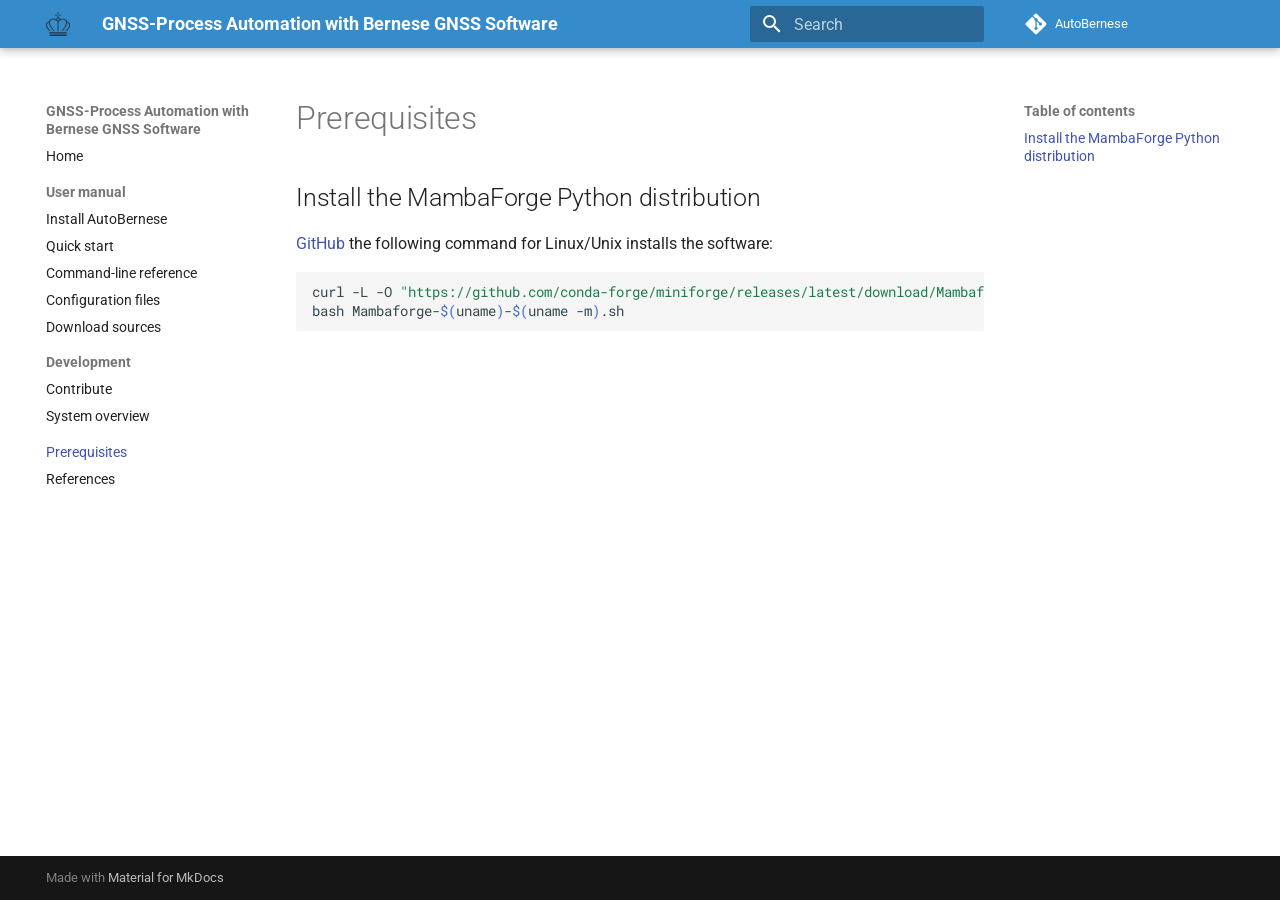
<file: prerequisites/index.html>
<!DOCTYPE html><html lang="en" class="no-js"><head>
    
      <meta charset="utf-8">
      <meta name="viewport" content="width=device-width,initial-scale=1">
      
      
        <meta name="author" content="Joachim Mortensen">
      
      
      
        <link rel="prev" href="../dev/system-overview/">
      
      
        <link rel="next" href="../references/">
      
      
        
      
      
      <link rel="icon" href="../assets/logo.png">
      <meta name="generator" content="mkdocs-1.6.1, mkdocs-material-9.7.6">
    
    
      
        <title>Prerequisites - GNSS-Process Automation with Bernese GNSS Software</title>
      
    
    
      <link rel="stylesheet" href="../assets/stylesheets/main.484c7ddc.min.css">
      
      


    
    
      
    
    
      
        
        
        <link rel="preconnect" href="https://fonts.gstatic.com" crossorigin="">
        <link rel="stylesheet" href="https://fonts.googleapis.com/css?family=Roboto:300,300i,400,400i,700,700i%7CRoboto+Mono:400,400i,700,700i&amp;display=fallback">
        <style>:root{--md-text-font:"Roboto";--md-code-font:"Roboto Mono"}</style>
      
    
    
      <link rel="stylesheet" href="../stylesheets/extra.css">
    
      <link rel="stylesheet" href="../stylesheets/asciinema-player.css">
    
    <script>__md_scope=new URL("..",location),__md_hash=e=>[...e].reduce(((e,_)=>(e<<5)-e+_.charCodeAt(0)),0),__md_get=(e,_=localStorage,t=__md_scope)=>JSON.parse(_.getItem(t.pathname+"."+e)),__md_set=(e,_,t=localStorage,a=__md_scope)=>{try{t.setItem(a.pathname+"."+e,JSON.stringify(_))}catch(e){}}</script>
    
      

    
    
  <link href="../assets/stylesheets/glightbox.min.css" rel="stylesheet"><script src="../assets/javascripts/glightbox.min.js"></script><style id="glightbox-style">
            html.glightbox-open { overflow: initial; height: 100%; }
            .gslide-title { margin-top: 0px; user-select: text; }
            .gslide-desc { color: #666; user-select: text; }
            .gslide-image img { background: white; }
            .gscrollbar-fixer { padding-right: 15px; }
            .gdesc-inner { font-size: 0.75rem; }
            body[data-md-color-scheme="slate"] .gdesc-inner { background: var(--md-default-bg-color); }
            body[data-md-color-scheme="slate"] .gslide-title { color: var(--md-default-fg-color); }
            body[data-md-color-scheme="slate"] .gslide-desc { color: var(--md-default-fg-color); }
        </style></head>
  
  
    <body dir="ltr">
  
    
    <input class="md-toggle" data-md-toggle="drawer" type="checkbox" id="__drawer" autocomplete="off">
    <input class="md-toggle" data-md-toggle="search" type="checkbox" id="__search" autocomplete="off">
    <label class="md-overlay" for="__drawer"></label>
    <div data-md-component="skip">
      
        
        <a href="#install-the-mambaforge-python-distribution" class="md-skip">
          Skip to content
        </a>
      
    </div>
    <div data-md-component="announce">
      
    </div>
    
    
      

  

<header class="md-header md-header--shadow" data-md-component="header">
  <nav class="md-header__inner md-grid" aria-label="Header">
    <a href=".." title="GNSS-Process Automation with Bernese GNSS Software" class="md-header__button md-logo" aria-label="GNSS-Process Automation with Bernese GNSS Software" data-md-component="logo">
      
  <img src="../assets/logo.png" alt="logo">

    </a>
    <label class="md-header__button md-icon" for="__drawer">
      
      <svg xmlns="http://www.w3.org/2000/svg" viewBox="0 0 24 24"><path d="M3 6h18v2H3zm0 5h18v2H3zm0 5h18v2H3z"></path></svg>
    </label>
    <div class="md-header__title" data-md-component="header-title">
      <div class="md-header__ellipsis">
        <div class="md-header__topic">
          <span class="md-ellipsis">
            GNSS-Process Automation with Bernese GNSS Software
          </span>
        </div>
        <div class="md-header__topic" data-md-component="header-topic">
          <span class="md-ellipsis">
            
              Prerequisites
            
          </span>
        </div>
      </div>
    </div>
    
    
      <script>var palette=__md_get("__palette");if(palette&&palette.color){if("(prefers-color-scheme)"===palette.color.media){var media=matchMedia("(prefers-color-scheme: light)"),input=document.querySelector(media.matches?"[data-md-color-media='(prefers-color-scheme: light)']":"[data-md-color-media='(prefers-color-scheme: dark)']");palette.color.media=input.getAttribute("data-md-color-media"),palette.color.scheme=input.getAttribute("data-md-color-scheme"),palette.color.primary=input.getAttribute("data-md-color-primary"),palette.color.accent=input.getAttribute("data-md-color-accent")}for(var[key,value]of Object.entries(palette.color))document.body.setAttribute("data-md-color-"+key,value)}</script>
    
    
    
      
      
        <label class="md-header__button md-icon" for="__search">
          
          <svg xmlns="http://www.w3.org/2000/svg" viewBox="0 0 24 24"><path d="M9.5 3A6.5 6.5 0 0 1 16 9.5c0 1.61-.59 3.09-1.56 4.23l.27.27h.79l5 5-1.5 1.5-5-5v-.79l-.27-.27A6.52 6.52 0 0 1 9.5 16 6.5 6.5 0 0 1 3 9.5 6.5 6.5 0 0 1 9.5 3m0 2C7 5 5 7 5 9.5S7 14 9.5 14 14 12 14 9.5 12 5 9.5 5"></path></svg>
        </label>
        <div class="md-search" data-md-component="search" role="dialog">
  <label class="md-search__overlay" for="__search"></label>
  <div class="md-search__inner" role="search">
    <form class="md-search__form" name="search">
      <input type="text" class="md-search__input" name="query" aria-label="Search" placeholder="Search" autocapitalize="off" autocorrect="off" autocomplete="off" spellcheck="false" data-md-component="search-query" required="">
      <label class="md-search__icon md-icon" for="__search">
        
        <svg xmlns="http://www.w3.org/2000/svg" viewBox="0 0 24 24"><path d="M9.5 3A6.5 6.5 0 0 1 16 9.5c0 1.61-.59 3.09-1.56 4.23l.27.27h.79l5 5-1.5 1.5-5-5v-.79l-.27-.27A6.52 6.52 0 0 1 9.5 16 6.5 6.5 0 0 1 3 9.5 6.5 6.5 0 0 1 9.5 3m0 2C7 5 5 7 5 9.5S7 14 9.5 14 14 12 14 9.5 12 5 9.5 5"></path></svg>
        
        <svg xmlns="http://www.w3.org/2000/svg" viewBox="0 0 24 24"><path d="M20 11v2H8l5.5 5.5-1.42 1.42L4.16 12l7.92-7.92L13.5 5.5 8 11z"></path></svg>
      </label>
      <nav class="md-search__options" aria-label="Search">
        
        <button type="reset" class="md-search__icon md-icon" title="Clear" aria-label="Clear" tabindex="-1">
          
          <svg xmlns="http://www.w3.org/2000/svg" viewBox="0 0 24 24"><path d="M19 6.41 17.59 5 12 10.59 6.41 5 5 6.41 10.59 12 5 17.59 6.41 19 12 13.41 17.59 19 19 17.59 13.41 12z"></path></svg>
        </button>
      </nav>
      
    </form>
    <div class="md-search__output">
      <div class="md-search__scrollwrap" tabindex="0" data-md-scrollfix="">
        <div class="md-search-result" data-md-component="search-result">
          <div class="md-search-result__meta">
            Initializing search
          </div>
          <ol class="md-search-result__list" role="presentation"></ol>
        </div>
      </div>
    </div>
  </div>
</div>
      
    
    
      <div class="md-header__source">
        <a href="https://github.com/SDFIdk/AutoBernese" title="Go to repository" class="md-source" data-md-component="source">
  <div class="md-source__icon md-icon">
    
    <svg xmlns="http://www.w3.org/2000/svg" viewBox="0 0 448 512"><!--! Font Awesome Free 7.1.0 by @fontawesome - https://fontawesome.com License - https://fontawesome.com/license/free (Icons: CC BY 4.0, Fonts: SIL OFL 1.1, Code: MIT License) Copyright 2025 Fonticons, Inc.--><path d="M439.6 236.1 244 40.5c-5.4-5.5-12.8-8.5-20.4-8.5s-15 3-20.4 8.4L162.5 81l51.5 51.5c27.1-9.1 52.7 16.8 43.4 43.7l49.7 49.7c34.2-11.8 61.2 31 35.5 56.7-26.5 26.5-70.2-2.9-56-37.3L240.3 199v121.9c25.3 12.5 22.3 41.8 9.1 55-6.4 6.4-15.2 10.1-24.3 10.1s-17.8-3.6-24.3-10.1c-17.6-17.6-11.1-46.9 11.2-56v-123c-20.8-8.5-24.6-30.7-18.6-45L142.6 101 8.5 235.1C3 240.6 0 247.9 0 255.5s3 15 8.5 20.4l195.6 195.7c5.4 5.4 12.7 8.4 20.4 8.4s15-3 20.4-8.4l194.7-194.7c5.4-5.4 8.4-12.8 8.4-20.4s-3-15-8.4-20.4"></path></svg>
  </div>
  <div class="md-source__repository">
    AutoBernese
  </div>
</a>
      </div>
    
  </nav>
  
</header>
    
    <div class="md-container" data-md-component="container">
      
      
        
          
        
      
      <main class="md-main" data-md-component="main">
        <div class="md-main__inner md-grid">
          
            
              
              <div class="md-sidebar md-sidebar--primary" data-md-component="sidebar" data-md-type="navigation">
                <div class="md-sidebar__scrollwrap">
                  <div class="md-sidebar__inner">
                    



<nav class="md-nav md-nav--primary" aria-label="Navigation" data-md-level="0">
  <label class="md-nav__title" for="__drawer">
    <a href=".." title="GNSS-Process Automation with Bernese GNSS Software" class="md-nav__button md-logo" aria-label="GNSS-Process Automation with Bernese GNSS Software" data-md-component="logo">
      
  <img src="../assets/logo.png" alt="logo">

    </a>
    GNSS-Process Automation with Bernese GNSS Software
  </label>
  
    <div class="md-nav__source">
      <a href="https://github.com/SDFIdk/AutoBernese" title="Go to repository" class="md-source" data-md-component="source">
  <div class="md-source__icon md-icon">
    
    <svg xmlns="http://www.w3.org/2000/svg" viewBox="0 0 448 512"><!--! Font Awesome Free 7.1.0 by @fontawesome - https://fontawesome.com License - https://fontawesome.com/license/free (Icons: CC BY 4.0, Fonts: SIL OFL 1.1, Code: MIT License) Copyright 2025 Fonticons, Inc.--><path d="M439.6 236.1 244 40.5c-5.4-5.5-12.8-8.5-20.4-8.5s-15 3-20.4 8.4L162.5 81l51.5 51.5c27.1-9.1 52.7 16.8 43.4 43.7l49.7 49.7c34.2-11.8 61.2 31 35.5 56.7-26.5 26.5-70.2-2.9-56-37.3L240.3 199v121.9c25.3 12.5 22.3 41.8 9.1 55-6.4 6.4-15.2 10.1-24.3 10.1s-17.8-3.6-24.3-10.1c-17.6-17.6-11.1-46.9 11.2-56v-123c-20.8-8.5-24.6-30.7-18.6-45L142.6 101 8.5 235.1C3 240.6 0 247.9 0 255.5s3 15 8.5 20.4l195.6 195.7c5.4 5.4 12.7 8.4 20.4 8.4s15-3 20.4-8.4l194.7-194.7c5.4-5.4 8.4-12.8 8.4-20.4s-3-15-8.4-20.4"></path></svg>
  </div>
  <div class="md-source__repository">
    AutoBernese
  </div>
</a>
    </div>
  
  <ul class="md-nav__list" data-md-scrollfix="">
    
      
      
  
  
  
  
    <li class="md-nav__item">
      <a href=".." class="md-nav__link">
        
  
  
  <span class="md-ellipsis">
    
  
    Home
  

    
  </span>
  
  

      </a>
    </li>
  

    
      
      
  
  
  
  
    
    
    
    
      
        
        
      
    
    
    <li class="md-nav__item md-nav__item--section md-nav__item--nested">
      
        
        
          
        
        <input class="md-nav__toggle md-toggle md-toggle--indeterminate" type="checkbox" id="__nav_2">
        
          
          <label class="md-nav__link" for="__nav_2" id="__nav_2_label" tabindex="">
            
  
  
  <span class="md-ellipsis">
    
  
    User manual
  

    
  </span>
  
  

            <span class="md-nav__icon md-icon"></span>
          </label>
        
        <nav class="md-nav" data-md-level="1" aria-labelledby="__nav_2_label" aria-expanded="false">
          <label class="md-nav__title" for="__nav_2">
            <span class="md-nav__icon md-icon"></span>
            
  
    User manual
  

          </label>
          <ul class="md-nav__list" data-md-scrollfix="">
            
              
                
  
  
  
  
    <li class="md-nav__item">
      <a href="../manual/install-autobernese/" class="md-nav__link">
        
  
  
  <span class="md-ellipsis">
    
  
    Install AutoBernese
  

    
  </span>
  
  

      </a>
    </li>
  

              
            
              
                
  
  
  
  
    <li class="md-nav__item">
      <a href="../manual/quick-start/" class="md-nav__link">
        
  
  
  <span class="md-ellipsis">
    
  
    Quick start
  

    
  </span>
  
  

      </a>
    </li>
  

              
            
              
                
  
  
  
  
    <li class="md-nav__item">
      <a href="../manual/command-reference/" class="md-nav__link">
        
  
  
  <span class="md-ellipsis">
    
  
    Command-line reference
  

    
  </span>
  
  

      </a>
    </li>
  

              
            
              
                
  
  
  
  
    <li class="md-nav__item">
      <a href="../manual/configuration-files/" class="md-nav__link">
        
  
  
  <span class="md-ellipsis">
    
  
    Configuration files
  

    
  </span>
  
  

      </a>
    </li>
  

              
            
              
                
  
  
  
  
    <li class="md-nav__item">
      <a href="../manual/download-sources/" class="md-nav__link">
        
  
  
  <span class="md-ellipsis">
    
  
    Download sources
  

    
  </span>
  
  

      </a>
    </li>
  

              
            
          </ul>
        </nav>
      
    </li>
  

    
      
      
  
  
  
  
    
    
    
    
      
        
        
      
    
    
    <li class="md-nav__item md-nav__item--section md-nav__item--nested">
      
        
        
          
        
        <input class="md-nav__toggle md-toggle md-toggle--indeterminate" type="checkbox" id="__nav_3">
        
          
          <label class="md-nav__link" for="__nav_3" id="__nav_3_label" tabindex="">
            
  
  
  <span class="md-ellipsis">
    
  
    Development
  

    
  </span>
  
  

            <span class="md-nav__icon md-icon"></span>
          </label>
        
        <nav class="md-nav" data-md-level="1" aria-labelledby="__nav_3_label" aria-expanded="false">
          <label class="md-nav__title" for="__nav_3">
            <span class="md-nav__icon md-icon"></span>
            
  
    Development
  

          </label>
          <ul class="md-nav__list" data-md-scrollfix="">
            
              
                
  
  
  
  
    <li class="md-nav__item">
      <a href="../dev/contribute/" class="md-nav__link">
        
  
  
  <span class="md-ellipsis">
    
  
    Contribute
  

    
  </span>
  
  

      </a>
    </li>
  

              
            
              
                
  
  
  
  
    <li class="md-nav__item">
      <a href="../dev/system-overview/" class="md-nav__link">
        
  
  
  <span class="md-ellipsis">
    
  
    System overview
  

    
  </span>
  
  

      </a>
    </li>
  

              
            
          </ul>
        </nav>
      
    </li>
  

    
      
      
  
  
    
  
  
  
    <li class="md-nav__item md-nav__item--active">
      
      <input class="md-nav__toggle md-toggle" type="checkbox" id="__toc">
      
      
      
        <label class="md-nav__link md-nav__link--active" for="__toc">
          
  
  
  <span class="md-ellipsis">
    
  
    Prerequisites
  

    
  </span>
  
  

          <span class="md-nav__icon md-icon"></span>
        </label>
      
      <a href="./" class="md-nav__link md-nav__link--active">
        
  
  
  <span class="md-ellipsis">
    
  
    Prerequisites
  

    
  </span>
  
  

      </a>
      
        

<nav class="md-nav md-nav--secondary" aria-label="Table of contents">
  
  
  
  
    <label class="md-nav__title" for="__toc">
      <span class="md-nav__icon md-icon"></span>
      Table of contents
    </label>
    <ul class="md-nav__list" data-md-component="toc" data-md-scrollfix="">
      
        <li class="md-nav__item">
  <a href="#install-the-mambaforge-python-distribution" class="md-nav__link">
    <span class="md-ellipsis">
      
        Install the MambaForge Python distribution
      
    </span>
  </a>
  
</li>
      
    </ul>
  
</nav>
      
    </li>
  

    
      
      
  
  
  
  
    <li class="md-nav__item">
      <a href="../references/" class="md-nav__link">
        
  
  
  <span class="md-ellipsis">
    
  
    References
  

    
  </span>
  
  

      </a>
    </li>
  

    
  </ul>
</nav>
                  </div>
                </div>
              </div>
            
            
              
              <div class="md-sidebar md-sidebar--secondary" data-md-component="sidebar" data-md-type="toc">
                <div class="md-sidebar__scrollwrap">
                  <div class="md-sidebar__inner">
                    

<nav class="md-nav md-nav--secondary" aria-label="Table of contents">
  
  
  
  
    <label class="md-nav__title" for="__toc">
      <span class="md-nav__icon md-icon"></span>
      Table of contents
    </label>
    <ul class="md-nav__list" data-md-component="toc" data-md-scrollfix="">
      
        <li class="md-nav__item">
  <a href="#install-the-mambaforge-python-distribution" class="md-nav__link">
    <span class="md-ellipsis">
      
        Install the MambaForge Python distribution
      
    </span>
  </a>
  
</li>
      
    </ul>
  
</nav>
                  </div>
                </div>
              </div>
            
          
          
            <div class="md-content" data-md-component="content">
              
              <article class="md-content__inner md-typeset">
                
                  


  
  


  <h1>Prerequisites</h1>

<h2 id="install-the-mambaforge-python-distribution">Install the MambaForge Python distribution<a class="headerlink" href="#install-the-mambaforge-python-distribution" title="Permanent link">¶</a></h2>
<p><a href="https://github.com/conda-forge/miniforge#mambaforge">GitHub</a> the following command for Linux/Unix installs the
software:</p>
<div class="highlight"><pre><span></span><code><a id="__codelineno-0-1" name="__codelineno-0-1" href="#__codelineno-0-1"></a>curl<span class="w"> </span>-L<span class="w"> </span>-O<span class="w"> </span><span class="s2">"https://github.com/conda-forge/miniforge/releases/latest/download/Mambaforge-</span><span class="k">$(</span>uname<span class="k">)</span><span class="s2">-</span><span class="k">$(</span>uname<span class="w"> </span>-m<span class="k">)</span><span class="s2">.sh"</span>
<a id="__codelineno-0-2" name="__codelineno-0-2" href="#__codelineno-0-2"></a>bash<span class="w"> </span>Mambaforge-<span class="k">$(</span>uname<span class="k">)</span>-<span class="k">$(</span>uname<span class="w"> </span>-m<span class="k">)</span>.sh
</code></pre></div>
<!-- !!! note "Note"

    The [`mamba` official documentation][MAMBA-INSTALLATION] recommends installing
    MambaForge rather than installing the `mamba` program with `conda`.

[MAMBA-INSTALLATION]: https://mamba.readthedocs.io/en/latest/installation.html -->












                
              </article>
            </div>
          
          
<script>var target=document.getElementById(location.hash.slice(1));target&&target.name&&(target.checked=target.name.startsWith("__tabbed_"))</script>
        </div>
        
          <button type="button" class="md-top md-icon" data-md-component="top" hidden="">
  
  <svg xmlns="http://www.w3.org/2000/svg" viewBox="0 0 24 24"><path d="M13 20h-2V8l-5.5 5.5-1.42-1.42L12 4.16l7.92 7.92-1.42 1.42L13 8z"></path></svg>
  Back to top
</button>
        
      </main>
      
        <footer class="md-footer">
  
  <div class="md-footer-meta md-typeset">
    <div class="md-footer-meta__inner md-grid">
      <div class="md-copyright">
  
  
    Made with
    <a href="https://squidfunk.github.io/mkdocs-material/" target="_blank" rel="noopener">
      Material for MkDocs
    </a>
  
</div>
      
    </div>
  </div>
</footer>
      
    </div>
    <div class="md-dialog" data-md-component="dialog">
      <div class="md-dialog__inner md-typeset"></div>
    </div>
    
    
    
      
      
      <script id="__config" type="application/json">{"annotate": null, "base": "..", "features": ["navigation.sections", "navigation.expand", "navigation.top"], "search": "../assets/javascripts/workers/search.2c215733.min.js", "tags": null, "translations": {"clipboard.copied": "Copied to clipboard", "clipboard.copy": "Copy to clipboard", "search.result.more.one": "1 more on this page", "search.result.more.other": "# more on this page", "search.result.none": "No matching documents", "search.result.one": "1 matching document", "search.result.other": "# matching documents", "search.result.placeholder": "Type to start searching", "search.result.term.missing": "Missing", "select.version": "Select version"}, "version": null}</script>
    
    
      <script src="../assets/javascripts/bundle.79ae519e.min.js"></script>
      
        <script src="../javascript/asciinema-player.min.js"></script>
      
    
  
<script id="init-glightbox">const lightbox = GLightbox({"touchNavigation": true, "loop": false, "zoomable": true, "draggable": true, "openEffect": "zoom", "closeEffect": "zoom", "slideEffect": "slide"});
document$.subscribe(()=>{ lightbox.reload(); });
</script></body></html>
</file>
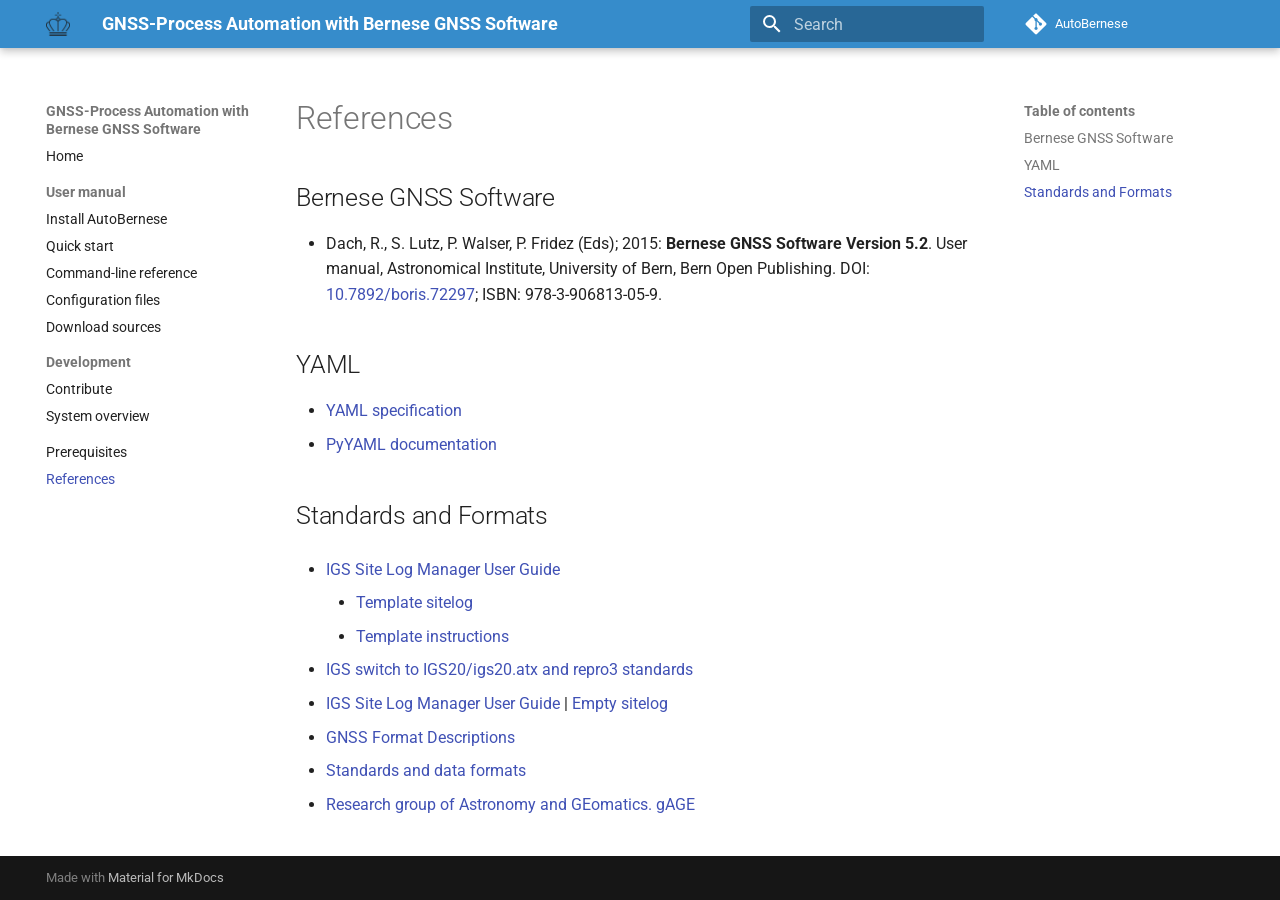
<file: references/index.html>
<!DOCTYPE html><html lang="en" class="no-js"><head>
    
      <meta charset="utf-8">
      <meta name="viewport" content="width=device-width,initial-scale=1">
      
      
        <meta name="author" content="Joachim Mortensen">
      
      
      
        <link rel="prev" href="../prerequisites/">
      
      
      
        
      
      
      <link rel="icon" href="../assets/logo.png">
      <meta name="generator" content="mkdocs-1.6.1, mkdocs-material-9.7.6">
    
    
      
        <title>References - GNSS-Process Automation with Bernese GNSS Software</title>
      
    
    
      <link rel="stylesheet" href="../assets/stylesheets/main.484c7ddc.min.css">
      
      


    
    
      
    
    
      
        
        
        <link rel="preconnect" href="https://fonts.gstatic.com" crossorigin="">
        <link rel="stylesheet" href="https://fonts.googleapis.com/css?family=Roboto:300,300i,400,400i,700,700i%7CRoboto+Mono:400,400i,700,700i&amp;display=fallback">
        <style>:root{--md-text-font:"Roboto";--md-code-font:"Roboto Mono"}</style>
      
    
    
      <link rel="stylesheet" href="../stylesheets/extra.css">
    
      <link rel="stylesheet" href="../stylesheets/asciinema-player.css">
    
    <script>__md_scope=new URL("..",location),__md_hash=e=>[...e].reduce(((e,_)=>(e<<5)-e+_.charCodeAt(0)),0),__md_get=(e,_=localStorage,t=__md_scope)=>JSON.parse(_.getItem(t.pathname+"."+e)),__md_set=(e,_,t=localStorage,a=__md_scope)=>{try{t.setItem(a.pathname+"."+e,JSON.stringify(_))}catch(e){}}</script>
    
      

    
    
  <link href="../assets/stylesheets/glightbox.min.css" rel="stylesheet"><script src="../assets/javascripts/glightbox.min.js"></script><style id="glightbox-style">
            html.glightbox-open { overflow: initial; height: 100%; }
            .gslide-title { margin-top: 0px; user-select: text; }
            .gslide-desc { color: #666; user-select: text; }
            .gslide-image img { background: white; }
            .gscrollbar-fixer { padding-right: 15px; }
            .gdesc-inner { font-size: 0.75rem; }
            body[data-md-color-scheme="slate"] .gdesc-inner { background: var(--md-default-bg-color); }
            body[data-md-color-scheme="slate"] .gslide-title { color: var(--md-default-fg-color); }
            body[data-md-color-scheme="slate"] .gslide-desc { color: var(--md-default-fg-color); }
        </style></head>
  
  
    <body dir="ltr">
  
    
    <input class="md-toggle" data-md-toggle="drawer" type="checkbox" id="__drawer" autocomplete="off">
    <input class="md-toggle" data-md-toggle="search" type="checkbox" id="__search" autocomplete="off">
    <label class="md-overlay" for="__drawer"></label>
    <div data-md-component="skip">
      
        
        <a href="#bernese-gnss-software" class="md-skip">
          Skip to content
        </a>
      
    </div>
    <div data-md-component="announce">
      
    </div>
    
    
      

  

<header class="md-header md-header--shadow" data-md-component="header">
  <nav class="md-header__inner md-grid" aria-label="Header">
    <a href=".." title="GNSS-Process Automation with Bernese GNSS Software" class="md-header__button md-logo" aria-label="GNSS-Process Automation with Bernese GNSS Software" data-md-component="logo">
      
  <img src="../assets/logo.png" alt="logo">

    </a>
    <label class="md-header__button md-icon" for="__drawer">
      
      <svg xmlns="http://www.w3.org/2000/svg" viewBox="0 0 24 24"><path d="M3 6h18v2H3zm0 5h18v2H3zm0 5h18v2H3z"></path></svg>
    </label>
    <div class="md-header__title" data-md-component="header-title">
      <div class="md-header__ellipsis">
        <div class="md-header__topic">
          <span class="md-ellipsis">
            GNSS-Process Automation with Bernese GNSS Software
          </span>
        </div>
        <div class="md-header__topic" data-md-component="header-topic">
          <span class="md-ellipsis">
            
              References
            
          </span>
        </div>
      </div>
    </div>
    
    
      <script>var palette=__md_get("__palette");if(palette&&palette.color){if("(prefers-color-scheme)"===palette.color.media){var media=matchMedia("(prefers-color-scheme: light)"),input=document.querySelector(media.matches?"[data-md-color-media='(prefers-color-scheme: light)']":"[data-md-color-media='(prefers-color-scheme: dark)']");palette.color.media=input.getAttribute("data-md-color-media"),palette.color.scheme=input.getAttribute("data-md-color-scheme"),palette.color.primary=input.getAttribute("data-md-color-primary"),palette.color.accent=input.getAttribute("data-md-color-accent")}for(var[key,value]of Object.entries(palette.color))document.body.setAttribute("data-md-color-"+key,value)}</script>
    
    
    
      
      
        <label class="md-header__button md-icon" for="__search">
          
          <svg xmlns="http://www.w3.org/2000/svg" viewBox="0 0 24 24"><path d="M9.5 3A6.5 6.5 0 0 1 16 9.5c0 1.61-.59 3.09-1.56 4.23l.27.27h.79l5 5-1.5 1.5-5-5v-.79l-.27-.27A6.52 6.52 0 0 1 9.5 16 6.5 6.5 0 0 1 3 9.5 6.5 6.5 0 0 1 9.5 3m0 2C7 5 5 7 5 9.5S7 14 9.5 14 14 12 14 9.5 12 5 9.5 5"></path></svg>
        </label>
        <div class="md-search" data-md-component="search" role="dialog">
  <label class="md-search__overlay" for="__search"></label>
  <div class="md-search__inner" role="search">
    <form class="md-search__form" name="search">
      <input type="text" class="md-search__input" name="query" aria-label="Search" placeholder="Search" autocapitalize="off" autocorrect="off" autocomplete="off" spellcheck="false" data-md-component="search-query" required="">
      <label class="md-search__icon md-icon" for="__search">
        
        <svg xmlns="http://www.w3.org/2000/svg" viewBox="0 0 24 24"><path d="M9.5 3A6.5 6.5 0 0 1 16 9.5c0 1.61-.59 3.09-1.56 4.23l.27.27h.79l5 5-1.5 1.5-5-5v-.79l-.27-.27A6.52 6.52 0 0 1 9.5 16 6.5 6.5 0 0 1 3 9.5 6.5 6.5 0 0 1 9.5 3m0 2C7 5 5 7 5 9.5S7 14 9.5 14 14 12 14 9.5 12 5 9.5 5"></path></svg>
        
        <svg xmlns="http://www.w3.org/2000/svg" viewBox="0 0 24 24"><path d="M20 11v2H8l5.5 5.5-1.42 1.42L4.16 12l7.92-7.92L13.5 5.5 8 11z"></path></svg>
      </label>
      <nav class="md-search__options" aria-label="Search">
        
        <button type="reset" class="md-search__icon md-icon" title="Clear" aria-label="Clear" tabindex="-1">
          
          <svg xmlns="http://www.w3.org/2000/svg" viewBox="0 0 24 24"><path d="M19 6.41 17.59 5 12 10.59 6.41 5 5 6.41 10.59 12 5 17.59 6.41 19 12 13.41 17.59 19 19 17.59 13.41 12z"></path></svg>
        </button>
      </nav>
      
    </form>
    <div class="md-search__output">
      <div class="md-search__scrollwrap" tabindex="0" data-md-scrollfix="">
        <div class="md-search-result" data-md-component="search-result">
          <div class="md-search-result__meta">
            Initializing search
          </div>
          <ol class="md-search-result__list" role="presentation"></ol>
        </div>
      </div>
    </div>
  </div>
</div>
      
    
    
      <div class="md-header__source">
        <a href="https://github.com/SDFIdk/AutoBernese" title="Go to repository" class="md-source" data-md-component="source">
  <div class="md-source__icon md-icon">
    
    <svg xmlns="http://www.w3.org/2000/svg" viewBox="0 0 448 512"><!--! Font Awesome Free 7.1.0 by @fontawesome - https://fontawesome.com License - https://fontawesome.com/license/free (Icons: CC BY 4.0, Fonts: SIL OFL 1.1, Code: MIT License) Copyright 2025 Fonticons, Inc.--><path d="M439.6 236.1 244 40.5c-5.4-5.5-12.8-8.5-20.4-8.5s-15 3-20.4 8.4L162.5 81l51.5 51.5c27.1-9.1 52.7 16.8 43.4 43.7l49.7 49.7c34.2-11.8 61.2 31 35.5 56.7-26.5 26.5-70.2-2.9-56-37.3L240.3 199v121.9c25.3 12.5 22.3 41.8 9.1 55-6.4 6.4-15.2 10.1-24.3 10.1s-17.8-3.6-24.3-10.1c-17.6-17.6-11.1-46.9 11.2-56v-123c-20.8-8.5-24.6-30.7-18.6-45L142.6 101 8.5 235.1C3 240.6 0 247.9 0 255.5s3 15 8.5 20.4l195.6 195.7c5.4 5.4 12.7 8.4 20.4 8.4s15-3 20.4-8.4l194.7-194.7c5.4-5.4 8.4-12.8 8.4-20.4s-3-15-8.4-20.4"></path></svg>
  </div>
  <div class="md-source__repository">
    AutoBernese
  </div>
</a>
      </div>
    
  </nav>
  
</header>
    
    <div class="md-container" data-md-component="container">
      
      
        
          
        
      
      <main class="md-main" data-md-component="main">
        <div class="md-main__inner md-grid">
          
            
              
              <div class="md-sidebar md-sidebar--primary" data-md-component="sidebar" data-md-type="navigation">
                <div class="md-sidebar__scrollwrap">
                  <div class="md-sidebar__inner">
                    



<nav class="md-nav md-nav--primary" aria-label="Navigation" data-md-level="0">
  <label class="md-nav__title" for="__drawer">
    <a href=".." title="GNSS-Process Automation with Bernese GNSS Software" class="md-nav__button md-logo" aria-label="GNSS-Process Automation with Bernese GNSS Software" data-md-component="logo">
      
  <img src="../assets/logo.png" alt="logo">

    </a>
    GNSS-Process Automation with Bernese GNSS Software
  </label>
  
    <div class="md-nav__source">
      <a href="https://github.com/SDFIdk/AutoBernese" title="Go to repository" class="md-source" data-md-component="source">
  <div class="md-source__icon md-icon">
    
    <svg xmlns="http://www.w3.org/2000/svg" viewBox="0 0 448 512"><!--! Font Awesome Free 7.1.0 by @fontawesome - https://fontawesome.com License - https://fontawesome.com/license/free (Icons: CC BY 4.0, Fonts: SIL OFL 1.1, Code: MIT License) Copyright 2025 Fonticons, Inc.--><path d="M439.6 236.1 244 40.5c-5.4-5.5-12.8-8.5-20.4-8.5s-15 3-20.4 8.4L162.5 81l51.5 51.5c27.1-9.1 52.7 16.8 43.4 43.7l49.7 49.7c34.2-11.8 61.2 31 35.5 56.7-26.5 26.5-70.2-2.9-56-37.3L240.3 199v121.9c25.3 12.5 22.3 41.8 9.1 55-6.4 6.4-15.2 10.1-24.3 10.1s-17.8-3.6-24.3-10.1c-17.6-17.6-11.1-46.9 11.2-56v-123c-20.8-8.5-24.6-30.7-18.6-45L142.6 101 8.5 235.1C3 240.6 0 247.9 0 255.5s3 15 8.5 20.4l195.6 195.7c5.4 5.4 12.7 8.4 20.4 8.4s15-3 20.4-8.4l194.7-194.7c5.4-5.4 8.4-12.8 8.4-20.4s-3-15-8.4-20.4"></path></svg>
  </div>
  <div class="md-source__repository">
    AutoBernese
  </div>
</a>
    </div>
  
  <ul class="md-nav__list" data-md-scrollfix="">
    
      
      
  
  
  
  
    <li class="md-nav__item">
      <a href=".." class="md-nav__link">
        
  
  
  <span class="md-ellipsis">
    
  
    Home
  

    
  </span>
  
  

      </a>
    </li>
  

    
      
      
  
  
  
  
    
    
    
    
      
        
        
      
    
    
    <li class="md-nav__item md-nav__item--section md-nav__item--nested">
      
        
        
          
        
        <input class="md-nav__toggle md-toggle md-toggle--indeterminate" type="checkbox" id="__nav_2">
        
          
          <label class="md-nav__link" for="__nav_2" id="__nav_2_label" tabindex="">
            
  
  
  <span class="md-ellipsis">
    
  
    User manual
  

    
  </span>
  
  

            <span class="md-nav__icon md-icon"></span>
          </label>
        
        <nav class="md-nav" data-md-level="1" aria-labelledby="__nav_2_label" aria-expanded="false">
          <label class="md-nav__title" for="__nav_2">
            <span class="md-nav__icon md-icon"></span>
            
  
    User manual
  

          </label>
          <ul class="md-nav__list" data-md-scrollfix="">
            
              
                
  
  
  
  
    <li class="md-nav__item">
      <a href="../manual/install-autobernese/" class="md-nav__link">
        
  
  
  <span class="md-ellipsis">
    
  
    Install AutoBernese
  

    
  </span>
  
  

      </a>
    </li>
  

              
            
              
                
  
  
  
  
    <li class="md-nav__item">
      <a href="../manual/quick-start/" class="md-nav__link">
        
  
  
  <span class="md-ellipsis">
    
  
    Quick start
  

    
  </span>
  
  

      </a>
    </li>
  

              
            
              
                
  
  
  
  
    <li class="md-nav__item">
      <a href="../manual/command-reference/" class="md-nav__link">
        
  
  
  <span class="md-ellipsis">
    
  
    Command-line reference
  

    
  </span>
  
  

      </a>
    </li>
  

              
            
              
                
  
  
  
  
    <li class="md-nav__item">
      <a href="../manual/configuration-files/" class="md-nav__link">
        
  
  
  <span class="md-ellipsis">
    
  
    Configuration files
  

    
  </span>
  
  

      </a>
    </li>
  

              
            
              
                
  
  
  
  
    <li class="md-nav__item">
      <a href="../manual/download-sources/" class="md-nav__link">
        
  
  
  <span class="md-ellipsis">
    
  
    Download sources
  

    
  </span>
  
  

      </a>
    </li>
  

              
            
          </ul>
        </nav>
      
    </li>
  

    
      
      
  
  
  
  
    
    
    
    
      
        
        
      
    
    
    <li class="md-nav__item md-nav__item--section md-nav__item--nested">
      
        
        
          
        
        <input class="md-nav__toggle md-toggle md-toggle--indeterminate" type="checkbox" id="__nav_3">
        
          
          <label class="md-nav__link" for="__nav_3" id="__nav_3_label" tabindex="">
            
  
  
  <span class="md-ellipsis">
    
  
    Development
  

    
  </span>
  
  

            <span class="md-nav__icon md-icon"></span>
          </label>
        
        <nav class="md-nav" data-md-level="1" aria-labelledby="__nav_3_label" aria-expanded="false">
          <label class="md-nav__title" for="__nav_3">
            <span class="md-nav__icon md-icon"></span>
            
  
    Development
  

          </label>
          <ul class="md-nav__list" data-md-scrollfix="">
            
              
                
  
  
  
  
    <li class="md-nav__item">
      <a href="../dev/contribute/" class="md-nav__link">
        
  
  
  <span class="md-ellipsis">
    
  
    Contribute
  

    
  </span>
  
  

      </a>
    </li>
  

              
            
              
                
  
  
  
  
    <li class="md-nav__item">
      <a href="../dev/system-overview/" class="md-nav__link">
        
  
  
  <span class="md-ellipsis">
    
  
    System overview
  

    
  </span>
  
  

      </a>
    </li>
  

              
            
          </ul>
        </nav>
      
    </li>
  

    
      
      
  
  
  
  
    <li class="md-nav__item">
      <a href="../prerequisites/" class="md-nav__link">
        
  
  
  <span class="md-ellipsis">
    
  
    Prerequisites
  

    
  </span>
  
  

      </a>
    </li>
  

    
      
      
  
  
    
  
  
  
    <li class="md-nav__item md-nav__item--active">
      
      <input class="md-nav__toggle md-toggle" type="checkbox" id="__toc">
      
      
      
        <label class="md-nav__link md-nav__link--active" for="__toc">
          
  
  
  <span class="md-ellipsis">
    
  
    References
  

    
  </span>
  
  

          <span class="md-nav__icon md-icon"></span>
        </label>
      
      <a href="./" class="md-nav__link md-nav__link--active">
        
  
  
  <span class="md-ellipsis">
    
  
    References
  

    
  </span>
  
  

      </a>
      
        

<nav class="md-nav md-nav--secondary" aria-label="Table of contents">
  
  
  
  
    <label class="md-nav__title" for="__toc">
      <span class="md-nav__icon md-icon"></span>
      Table of contents
    </label>
    <ul class="md-nav__list" data-md-component="toc" data-md-scrollfix="">
      
        <li class="md-nav__item">
  <a href="#bernese-gnss-software" class="md-nav__link">
    <span class="md-ellipsis">
      
        Bernese GNSS Software
      
    </span>
  </a>
  
</li>
      
        <li class="md-nav__item">
  <a href="#yaml" class="md-nav__link">
    <span class="md-ellipsis">
      
        YAML
      
    </span>
  </a>
  
</li>
      
        <li class="md-nav__item">
  <a href="#standards-and-formats" class="md-nav__link">
    <span class="md-ellipsis">
      
        Standards and Formats
      
    </span>
  </a>
  
</li>
      
    </ul>
  
</nav>
      
    </li>
  

    
  </ul>
</nav>
                  </div>
                </div>
              </div>
            
            
              
              <div class="md-sidebar md-sidebar--secondary" data-md-component="sidebar" data-md-type="toc">
                <div class="md-sidebar__scrollwrap">
                  <div class="md-sidebar__inner">
                    

<nav class="md-nav md-nav--secondary" aria-label="Table of contents">
  
  
  
  
    <label class="md-nav__title" for="__toc">
      <span class="md-nav__icon md-icon"></span>
      Table of contents
    </label>
    <ul class="md-nav__list" data-md-component="toc" data-md-scrollfix="">
      
        <li class="md-nav__item">
  <a href="#bernese-gnss-software" class="md-nav__link">
    <span class="md-ellipsis">
      
        Bernese GNSS Software
      
    </span>
  </a>
  
</li>
      
        <li class="md-nav__item">
  <a href="#yaml" class="md-nav__link">
    <span class="md-ellipsis">
      
        YAML
      
    </span>
  </a>
  
</li>
      
        <li class="md-nav__item">
  <a href="#standards-and-formats" class="md-nav__link">
    <span class="md-ellipsis">
      
        Standards and Formats
      
    </span>
  </a>
  
</li>
      
    </ul>
  
</nav>
                  </div>
                </div>
              </div>
            
          
          
            <div class="md-content" data-md-component="content">
              
              <article class="md-content__inner md-typeset">
                
                  


  
  


  <h1>References</h1>

<h2 id="bernese-gnss-software">Bernese GNSS Software<a class="headerlink" href="#bernese-gnss-software" title="Permanent link">¶</a></h2>
<ul>
<li>Dach, R., S. Lutz, P. Walser, P. Fridez (Eds); 2015: <strong>Bernese GNSS Software
    Version 5.2</strong>. User manual, Astronomical Institute, University of Bern, Bern
    Open Publishing. DOI: <a href="http://dx.doi.org/10.7892/boris.72297">10.7892/boris.72297</a>; ISBN: 978-3-906813-05-9.</li>
</ul>
<h2 id="yaml">YAML<a class="headerlink" href="#yaml" title="Permanent link">¶</a></h2>
<ul>
<li><a href="https://yaml.org/">YAML specification</a></li>
<li><a href="https://pyyaml.org/wiki/PyYAMLDocumentation">PyYAML documentation</a></li>
</ul>
<h2 id="standards-and-formats">Standards and Formats<a class="headerlink" href="#standards-and-formats" title="Permanent link">¶</a></h2>
<ul>
<li>
<p><a href="https://igs.org/site-log-manager-user-guide/">IGS Site Log Manager User Guide</a></p>
<ul>
<li><a href="https://files.igs.org/pub/station/general/blank.log">Template sitelog</a></li>
<li><a href="https://files.igs.org/pub/station/general/sitelog_instr.txt">Template instructions</a></li>
</ul>
</li>
<li>
<p><a href="https://igs.org/news/igs20/">IGS switch to IGS20/igs20.atx and repro3 standards</a></p>
</li>
<li>
<p><a href="https://www.igs.org/site-log-manager-user-guide">IGS Site Log Manager User Guide</a> | <a href="https://files.igs.org/pub/station/general/blank.log">Empty sitelog</a></p>
</li>
<li>
<p><a href="https://gage.upc.edu/en/learning-materials/library/gnss-format-descriptions">GNSS Format Descriptions</a></p>
</li>
<li><a href="https://gssc.esa.int/education/library/standards-and-data-formats/">Standards and data formats</a></li>
<li><a href="https://gage.upc.edu/en">Research group of Astronomy and GEomatics. gAGE</a></li>
</ul>












                
              </article>
            </div>
          
          
<script>var target=document.getElementById(location.hash.slice(1));target&&target.name&&(target.checked=target.name.startsWith("__tabbed_"))</script>
        </div>
        
          <button type="button" class="md-top md-icon" data-md-component="top" hidden="">
  
  <svg xmlns="http://www.w3.org/2000/svg" viewBox="0 0 24 24"><path d="M13 20h-2V8l-5.5 5.5-1.42-1.42L12 4.16l7.92 7.92-1.42 1.42L13 8z"></path></svg>
  Back to top
</button>
        
      </main>
      
        <footer class="md-footer">
  
  <div class="md-footer-meta md-typeset">
    <div class="md-footer-meta__inner md-grid">
      <div class="md-copyright">
  
  
    Made with
    <a href="https://squidfunk.github.io/mkdocs-material/" target="_blank" rel="noopener">
      Material for MkDocs
    </a>
  
</div>
      
    </div>
  </div>
</footer>
      
    </div>
    <div class="md-dialog" data-md-component="dialog">
      <div class="md-dialog__inner md-typeset"></div>
    </div>
    
    
    
      
      
      <script id="__config" type="application/json">{"annotate": null, "base": "..", "features": ["navigation.sections", "navigation.expand", "navigation.top"], "search": "../assets/javascripts/workers/search.2c215733.min.js", "tags": null, "translations": {"clipboard.copied": "Copied to clipboard", "clipboard.copy": "Copy to clipboard", "search.result.more.one": "1 more on this page", "search.result.more.other": "# more on this page", "search.result.none": "No matching documents", "search.result.one": "1 matching document", "search.result.other": "# matching documents", "search.result.placeholder": "Type to start searching", "search.result.term.missing": "Missing", "select.version": "Select version"}, "version": null}</script>
    
    
      <script src="../assets/javascripts/bundle.79ae519e.min.js"></script>
      
        <script src="../javascript/asciinema-player.min.js"></script>
      
    
  
<script id="init-glightbox">const lightbox = GLightbox({"touchNavigation": true, "loop": false, "zoomable": true, "draggable": true, "openEffect": "zoom", "closeEffect": "zoom", "slideEffect": "slide"});
document$.subscribe(()=>{ lightbox.reload(); });
</script></body></html>
</file>
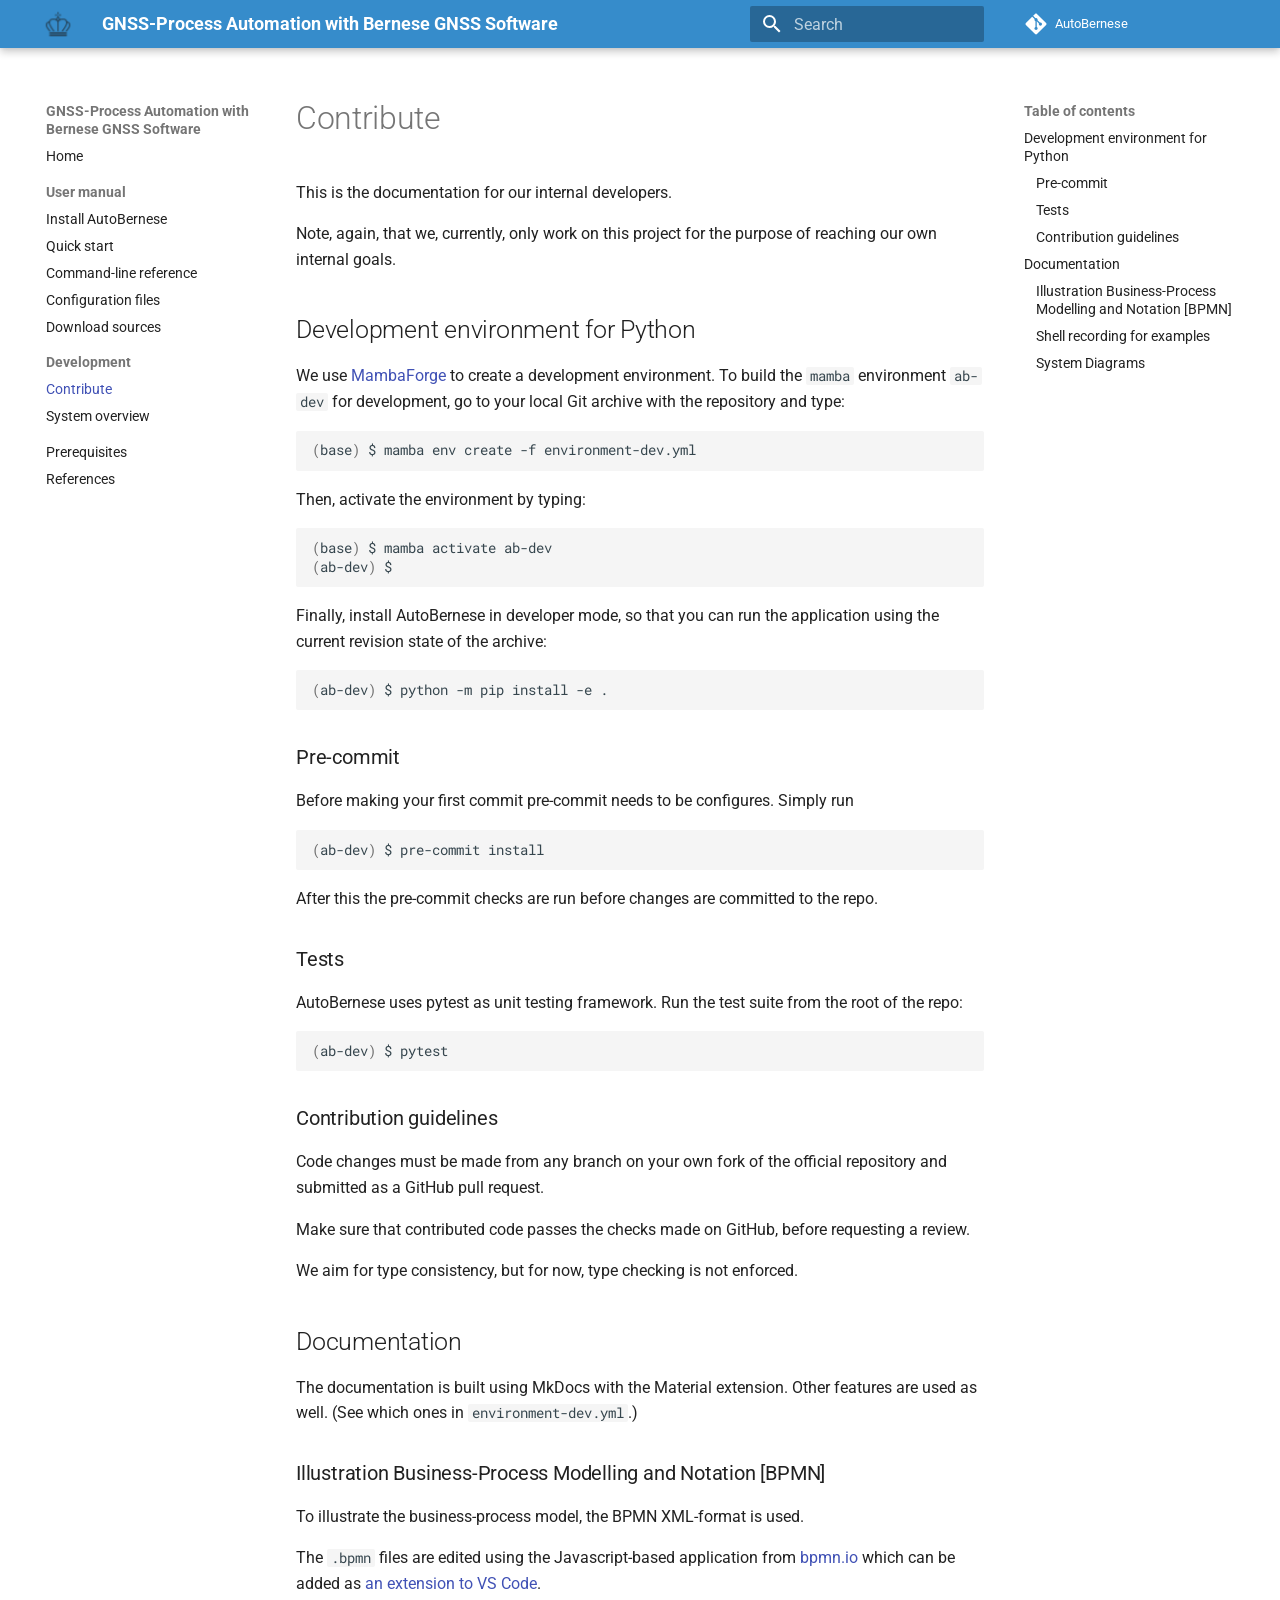
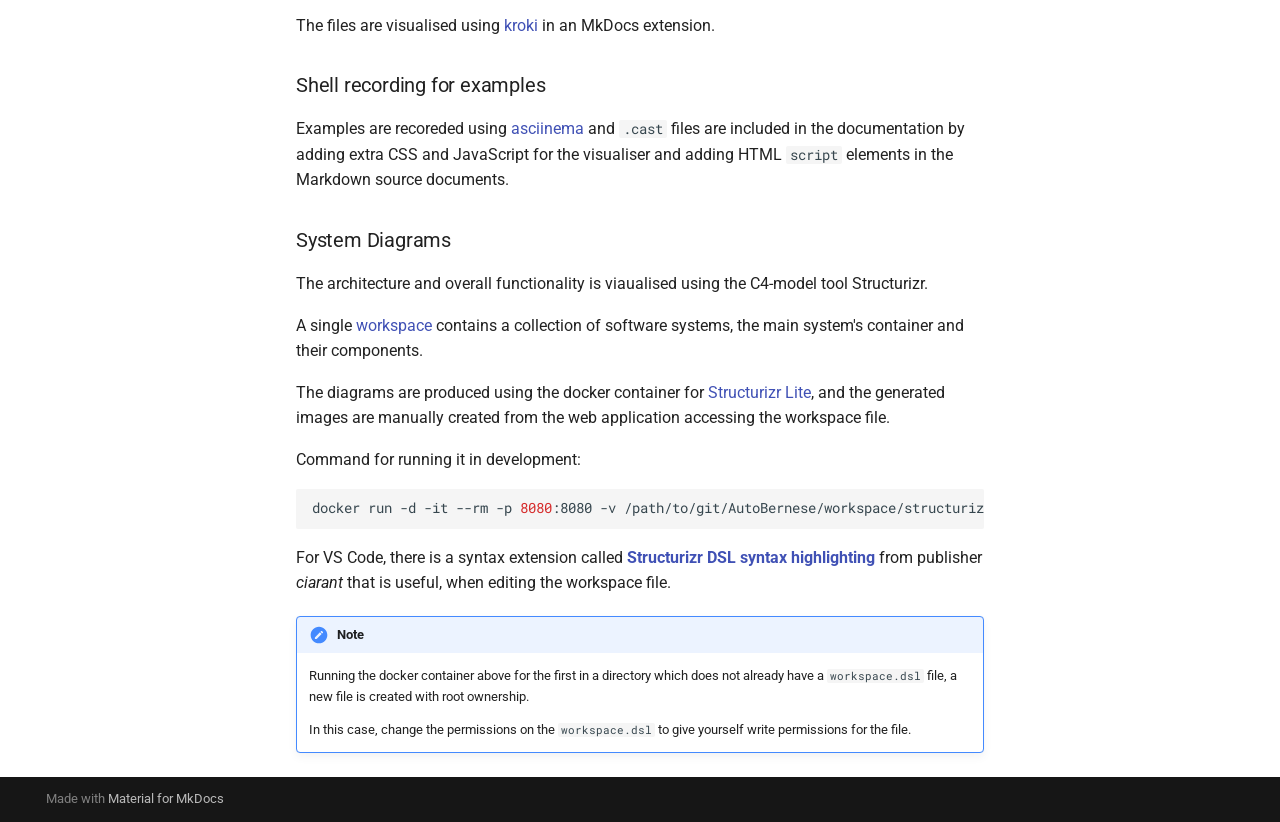
<file: dev/contribute/index.html>
<!DOCTYPE html><html lang="en" class="no-js"><head>
    
      <meta charset="utf-8">
      <meta name="viewport" content="width=device-width,initial-scale=1">
      
      
        <meta name="author" content="Joachim Mortensen">
      
      
      
        <link rel="prev" href="../../manual/download-sources/">
      
      
        <link rel="next" href="../system-overview/">
      
      
        
      
      
      <link rel="icon" href="../../assets/logo.png">
      <meta name="generator" content="mkdocs-1.6.1, mkdocs-material-9.7.6">
    
    
      
        <title>Contribute - GNSS-Process Automation with Bernese GNSS Software</title>
      
    
    
      <link rel="stylesheet" href="../../assets/stylesheets/main.484c7ddc.min.css">
      
      


    
    
      
    
    
      
        
        
        <link rel="preconnect" href="https://fonts.gstatic.com" crossorigin="">
        <link rel="stylesheet" href="https://fonts.googleapis.com/css?family=Roboto:300,300i,400,400i,700,700i%7CRoboto+Mono:400,400i,700,700i&amp;display=fallback">
        <style>:root{--md-text-font:"Roboto";--md-code-font:"Roboto Mono"}</style>
      
    
    
      <link rel="stylesheet" href="../../stylesheets/extra.css">
    
      <link rel="stylesheet" href="../../stylesheets/asciinema-player.css">
    
    <script>__md_scope=new URL("../..",location),__md_hash=e=>[...e].reduce(((e,_)=>(e<<5)-e+_.charCodeAt(0)),0),__md_get=(e,_=localStorage,t=__md_scope)=>JSON.parse(_.getItem(t.pathname+"."+e)),__md_set=(e,_,t=localStorage,a=__md_scope)=>{try{t.setItem(a.pathname+"."+e,JSON.stringify(_))}catch(e){}}</script>
    
      

    
    
  <link href="../../assets/stylesheets/glightbox.min.css" rel="stylesheet"><script src="../../assets/javascripts/glightbox.min.js"></script><style id="glightbox-style">
            html.glightbox-open { overflow: initial; height: 100%; }
            .gslide-title { margin-top: 0px; user-select: text; }
            .gslide-desc { color: #666; user-select: text; }
            .gslide-image img { background: white; }
            .gscrollbar-fixer { padding-right: 15px; }
            .gdesc-inner { font-size: 0.75rem; }
            body[data-md-color-scheme="slate"] .gdesc-inner { background: var(--md-default-bg-color); }
            body[data-md-color-scheme="slate"] .gslide-title { color: var(--md-default-fg-color); }
            body[data-md-color-scheme="slate"] .gslide-desc { color: var(--md-default-fg-color); }
        </style></head>
  
  
    <body dir="ltr">
  
    
    <input class="md-toggle" data-md-toggle="drawer" type="checkbox" id="__drawer" autocomplete="off">
    <input class="md-toggle" data-md-toggle="search" type="checkbox" id="__search" autocomplete="off">
    <label class="md-overlay" for="__drawer"></label>
    <div data-md-component="skip">
      
        
        <a href="#development-environment-for-python" class="md-skip">
          Skip to content
        </a>
      
    </div>
    <div data-md-component="announce">
      
    </div>
    
    
      

  

<header class="md-header md-header--shadow" data-md-component="header">
  <nav class="md-header__inner md-grid" aria-label="Header">
    <a href="../.." title="GNSS-Process Automation with Bernese GNSS Software" class="md-header__button md-logo" aria-label="GNSS-Process Automation with Bernese GNSS Software" data-md-component="logo">
      
  <img src="../../assets/logo.png" alt="logo">

    </a>
    <label class="md-header__button md-icon" for="__drawer">
      
      <svg xmlns="http://www.w3.org/2000/svg" viewBox="0 0 24 24"><path d="M3 6h18v2H3zm0 5h18v2H3zm0 5h18v2H3z"></path></svg>
    </label>
    <div class="md-header__title" data-md-component="header-title">
      <div class="md-header__ellipsis">
        <div class="md-header__topic">
          <span class="md-ellipsis">
            GNSS-Process Automation with Bernese GNSS Software
          </span>
        </div>
        <div class="md-header__topic" data-md-component="header-topic">
          <span class="md-ellipsis">
            
              Contribute
            
          </span>
        </div>
      </div>
    </div>
    
    
      <script>var palette=__md_get("__palette");if(palette&&palette.color){if("(prefers-color-scheme)"===palette.color.media){var media=matchMedia("(prefers-color-scheme: light)"),input=document.querySelector(media.matches?"[data-md-color-media='(prefers-color-scheme: light)']":"[data-md-color-media='(prefers-color-scheme: dark)']");palette.color.media=input.getAttribute("data-md-color-media"),palette.color.scheme=input.getAttribute("data-md-color-scheme"),palette.color.primary=input.getAttribute("data-md-color-primary"),palette.color.accent=input.getAttribute("data-md-color-accent")}for(var[key,value]of Object.entries(palette.color))document.body.setAttribute("data-md-color-"+key,value)}</script>
    
    
    
      
      
        <label class="md-header__button md-icon" for="__search">
          
          <svg xmlns="http://www.w3.org/2000/svg" viewBox="0 0 24 24"><path d="M9.5 3A6.5 6.5 0 0 1 16 9.5c0 1.61-.59 3.09-1.56 4.23l.27.27h.79l5 5-1.5 1.5-5-5v-.79l-.27-.27A6.52 6.52 0 0 1 9.5 16 6.5 6.5 0 0 1 3 9.5 6.5 6.5 0 0 1 9.5 3m0 2C7 5 5 7 5 9.5S7 14 9.5 14 14 12 14 9.5 12 5 9.5 5"></path></svg>
        </label>
        <div class="md-search" data-md-component="search" role="dialog">
  <label class="md-search__overlay" for="__search"></label>
  <div class="md-search__inner" role="search">
    <form class="md-search__form" name="search">
      <input type="text" class="md-search__input" name="query" aria-label="Search" placeholder="Search" autocapitalize="off" autocorrect="off" autocomplete="off" spellcheck="false" data-md-component="search-query" required="">
      <label class="md-search__icon md-icon" for="__search">
        
        <svg xmlns="http://www.w3.org/2000/svg" viewBox="0 0 24 24"><path d="M9.5 3A6.5 6.5 0 0 1 16 9.5c0 1.61-.59 3.09-1.56 4.23l.27.27h.79l5 5-1.5 1.5-5-5v-.79l-.27-.27A6.52 6.52 0 0 1 9.5 16 6.5 6.5 0 0 1 3 9.5 6.5 6.5 0 0 1 9.5 3m0 2C7 5 5 7 5 9.5S7 14 9.5 14 14 12 14 9.5 12 5 9.5 5"></path></svg>
        
        <svg xmlns="http://www.w3.org/2000/svg" viewBox="0 0 24 24"><path d="M20 11v2H8l5.5 5.5-1.42 1.42L4.16 12l7.92-7.92L13.5 5.5 8 11z"></path></svg>
      </label>
      <nav class="md-search__options" aria-label="Search">
        
        <button type="reset" class="md-search__icon md-icon" title="Clear" aria-label="Clear" tabindex="-1">
          
          <svg xmlns="http://www.w3.org/2000/svg" viewBox="0 0 24 24"><path d="M19 6.41 17.59 5 12 10.59 6.41 5 5 6.41 10.59 12 5 17.59 6.41 19 12 13.41 17.59 19 19 17.59 13.41 12z"></path></svg>
        </button>
      </nav>
      
    </form>
    <div class="md-search__output">
      <div class="md-search__scrollwrap" tabindex="0" data-md-scrollfix="">
        <div class="md-search-result" data-md-component="search-result">
          <div class="md-search-result__meta">
            Initializing search
          </div>
          <ol class="md-search-result__list" role="presentation"></ol>
        </div>
      </div>
    </div>
  </div>
</div>
      
    
    
      <div class="md-header__source">
        <a href="https://github.com/SDFIdk/AutoBernese" title="Go to repository" class="md-source" data-md-component="source">
  <div class="md-source__icon md-icon">
    
    <svg xmlns="http://www.w3.org/2000/svg" viewBox="0 0 448 512"><!--! Font Awesome Free 7.1.0 by @fontawesome - https://fontawesome.com License - https://fontawesome.com/license/free (Icons: CC BY 4.0, Fonts: SIL OFL 1.1, Code: MIT License) Copyright 2025 Fonticons, Inc.--><path d="M439.6 236.1 244 40.5c-5.4-5.5-12.8-8.5-20.4-8.5s-15 3-20.4 8.4L162.5 81l51.5 51.5c27.1-9.1 52.7 16.8 43.4 43.7l49.7 49.7c34.2-11.8 61.2 31 35.5 56.7-26.5 26.5-70.2-2.9-56-37.3L240.3 199v121.9c25.3 12.5 22.3 41.8 9.1 55-6.4 6.4-15.2 10.1-24.3 10.1s-17.8-3.6-24.3-10.1c-17.6-17.6-11.1-46.9 11.2-56v-123c-20.8-8.5-24.6-30.7-18.6-45L142.6 101 8.5 235.1C3 240.6 0 247.9 0 255.5s3 15 8.5 20.4l195.6 195.7c5.4 5.4 12.7 8.4 20.4 8.4s15-3 20.4-8.4l194.7-194.7c5.4-5.4 8.4-12.8 8.4-20.4s-3-15-8.4-20.4"></path></svg>
  </div>
  <div class="md-source__repository">
    AutoBernese
  </div>
</a>
      </div>
    
  </nav>
  
</header>
    
    <div class="md-container" data-md-component="container">
      
      
        
          
        
      
      <main class="md-main" data-md-component="main">
        <div class="md-main__inner md-grid">
          
            
              
              <div class="md-sidebar md-sidebar--primary" data-md-component="sidebar" data-md-type="navigation">
                <div class="md-sidebar__scrollwrap">
                  <div class="md-sidebar__inner">
                    



<nav class="md-nav md-nav--primary" aria-label="Navigation" data-md-level="0">
  <label class="md-nav__title" for="__drawer">
    <a href="../.." title="GNSS-Process Automation with Bernese GNSS Software" class="md-nav__button md-logo" aria-label="GNSS-Process Automation with Bernese GNSS Software" data-md-component="logo">
      
  <img src="../../assets/logo.png" alt="logo">

    </a>
    GNSS-Process Automation with Bernese GNSS Software
  </label>
  
    <div class="md-nav__source">
      <a href="https://github.com/SDFIdk/AutoBernese" title="Go to repository" class="md-source" data-md-component="source">
  <div class="md-source__icon md-icon">
    
    <svg xmlns="http://www.w3.org/2000/svg" viewBox="0 0 448 512"><!--! Font Awesome Free 7.1.0 by @fontawesome - https://fontawesome.com License - https://fontawesome.com/license/free (Icons: CC BY 4.0, Fonts: SIL OFL 1.1, Code: MIT License) Copyright 2025 Fonticons, Inc.--><path d="M439.6 236.1 244 40.5c-5.4-5.5-12.8-8.5-20.4-8.5s-15 3-20.4 8.4L162.5 81l51.5 51.5c27.1-9.1 52.7 16.8 43.4 43.7l49.7 49.7c34.2-11.8 61.2 31 35.5 56.7-26.5 26.5-70.2-2.9-56-37.3L240.3 199v121.9c25.3 12.5 22.3 41.8 9.1 55-6.4 6.4-15.2 10.1-24.3 10.1s-17.8-3.6-24.3-10.1c-17.6-17.6-11.1-46.9 11.2-56v-123c-20.8-8.5-24.6-30.7-18.6-45L142.6 101 8.5 235.1C3 240.6 0 247.9 0 255.5s3 15 8.5 20.4l195.6 195.7c5.4 5.4 12.7 8.4 20.4 8.4s15-3 20.4-8.4l194.7-194.7c5.4-5.4 8.4-12.8 8.4-20.4s-3-15-8.4-20.4"></path></svg>
  </div>
  <div class="md-source__repository">
    AutoBernese
  </div>
</a>
    </div>
  
  <ul class="md-nav__list" data-md-scrollfix="">
    
      
      
  
  
  
  
    <li class="md-nav__item">
      <a href="../.." class="md-nav__link">
        
  
  
  <span class="md-ellipsis">
    
  
    Home
  

    
  </span>
  
  

      </a>
    </li>
  

    
      
      
  
  
  
  
    
    
    
    
      
        
        
      
    
    
    <li class="md-nav__item md-nav__item--section md-nav__item--nested">
      
        
        
          
        
        <input class="md-nav__toggle md-toggle md-toggle--indeterminate" type="checkbox" id="__nav_2">
        
          
          <label class="md-nav__link" for="__nav_2" id="__nav_2_label" tabindex="">
            
  
  
  <span class="md-ellipsis">
    
  
    User manual
  

    
  </span>
  
  

            <span class="md-nav__icon md-icon"></span>
          </label>
        
        <nav class="md-nav" data-md-level="1" aria-labelledby="__nav_2_label" aria-expanded="false">
          <label class="md-nav__title" for="__nav_2">
            <span class="md-nav__icon md-icon"></span>
            
  
    User manual
  

          </label>
          <ul class="md-nav__list" data-md-scrollfix="">
            
              
                
  
  
  
  
    <li class="md-nav__item">
      <a href="../../manual/install-autobernese/" class="md-nav__link">
        
  
  
  <span class="md-ellipsis">
    
  
    Install AutoBernese
  

    
  </span>
  
  

      </a>
    </li>
  

              
            
              
                
  
  
  
  
    <li class="md-nav__item">
      <a href="../../manual/quick-start/" class="md-nav__link">
        
  
  
  <span class="md-ellipsis">
    
  
    Quick start
  

    
  </span>
  
  

      </a>
    </li>
  

              
            
              
                
  
  
  
  
    <li class="md-nav__item">
      <a href="../../manual/command-reference/" class="md-nav__link">
        
  
  
  <span class="md-ellipsis">
    
  
    Command-line reference
  

    
  </span>
  
  

      </a>
    </li>
  

              
            
              
                
  
  
  
  
    <li class="md-nav__item">
      <a href="../../manual/configuration-files/" class="md-nav__link">
        
  
  
  <span class="md-ellipsis">
    
  
    Configuration files
  

    
  </span>
  
  

      </a>
    </li>
  

              
            
              
                
  
  
  
  
    <li class="md-nav__item">
      <a href="../../manual/download-sources/" class="md-nav__link">
        
  
  
  <span class="md-ellipsis">
    
  
    Download sources
  

    
  </span>
  
  

      </a>
    </li>
  

              
            
          </ul>
        </nav>
      
    </li>
  

    
      
      
  
  
    
  
  
  
    
    
    
    
      
        
        
      
    
    
    <li class="md-nav__item md-nav__item--active md-nav__item--section md-nav__item--nested">
      
        
        
        <input class="md-nav__toggle md-toggle " type="checkbox" id="__nav_3" checked="">
        
          
          <label class="md-nav__link" for="__nav_3" id="__nav_3_label" tabindex="">
            
  
  
  <span class="md-ellipsis">
    
  
    Development
  

    
  </span>
  
  

            <span class="md-nav__icon md-icon"></span>
          </label>
        
        <nav class="md-nav" data-md-level="1" aria-labelledby="__nav_3_label" aria-expanded="true">
          <label class="md-nav__title" for="__nav_3">
            <span class="md-nav__icon md-icon"></span>
            
  
    Development
  

          </label>
          <ul class="md-nav__list" data-md-scrollfix="">
            
              
                
  
  
    
  
  
  
    <li class="md-nav__item md-nav__item--active">
      
      <input class="md-nav__toggle md-toggle" type="checkbox" id="__toc">
      
      
      
        <label class="md-nav__link md-nav__link--active" for="__toc">
          
  
  
  <span class="md-ellipsis">
    
  
    Contribute
  

    
  </span>
  
  

          <span class="md-nav__icon md-icon"></span>
        </label>
      
      <a href="./" class="md-nav__link md-nav__link--active">
        
  
  
  <span class="md-ellipsis">
    
  
    Contribute
  

    
  </span>
  
  

      </a>
      
        

<nav class="md-nav md-nav--secondary" aria-label="Table of contents">
  
  
  
  
    <label class="md-nav__title" for="__toc">
      <span class="md-nav__icon md-icon"></span>
      Table of contents
    </label>
    <ul class="md-nav__list" data-md-component="toc" data-md-scrollfix="">
      
        <li class="md-nav__item">
  <a href="#development-environment-for-python" class="md-nav__link">
    <span class="md-ellipsis">
      
        Development environment for Python
      
    </span>
  </a>
  
    <nav class="md-nav" aria-label="Development environment for Python">
      <ul class="md-nav__list">
        
          <li class="md-nav__item">
  <a href="#pre-commit" class="md-nav__link">
    <span class="md-ellipsis">
      
        Pre-commit
      
    </span>
  </a>
  
</li>
        
          <li class="md-nav__item">
  <a href="#tests" class="md-nav__link">
    <span class="md-ellipsis">
      
        Tests
      
    </span>
  </a>
  
</li>
        
          <li class="md-nav__item">
  <a href="#contribution-guidelines" class="md-nav__link">
    <span class="md-ellipsis">
      
        Contribution guidelines
      
    </span>
  </a>
  
</li>
        
      </ul>
    </nav>
  
</li>
      
        <li class="md-nav__item">
  <a href="#documentation" class="md-nav__link">
    <span class="md-ellipsis">
      
        Documentation
      
    </span>
  </a>
  
    <nav class="md-nav" aria-label="Documentation">
      <ul class="md-nav__list">
        
          <li class="md-nav__item">
  <a href="#illustration-business-process-modelling-and-notation-bpmn" class="md-nav__link">
    <span class="md-ellipsis">
      
        Illustration Business-Process Modelling and Notation [BPMN]
      
    </span>
  </a>
  
</li>
        
          <li class="md-nav__item">
  <a href="#shell-recording-for-examples" class="md-nav__link">
    <span class="md-ellipsis">
      
        Shell recording for examples
      
    </span>
  </a>
  
</li>
        
          <li class="md-nav__item">
  <a href="#system-diagrams" class="md-nav__link">
    <span class="md-ellipsis">
      
        System Diagrams
      
    </span>
  </a>
  
</li>
        
      </ul>
    </nav>
  
</li>
      
    </ul>
  
</nav>
      
    </li>
  

              
            
              
                
  
  
  
  
    <li class="md-nav__item">
      <a href="../system-overview/" class="md-nav__link">
        
  
  
  <span class="md-ellipsis">
    
  
    System overview
  

    
  </span>
  
  

      </a>
    </li>
  

              
            
          </ul>
        </nav>
      
    </li>
  

    
      
      
  
  
  
  
    <li class="md-nav__item">
      <a href="../../prerequisites/" class="md-nav__link">
        
  
  
  <span class="md-ellipsis">
    
  
    Prerequisites
  

    
  </span>
  
  

      </a>
    </li>
  

    
      
      
  
  
  
  
    <li class="md-nav__item">
      <a href="../../references/" class="md-nav__link">
        
  
  
  <span class="md-ellipsis">
    
  
    References
  

    
  </span>
  
  

      </a>
    </li>
  

    
  </ul>
</nav>
                  </div>
                </div>
              </div>
            
            
              
              <div class="md-sidebar md-sidebar--secondary" data-md-component="sidebar" data-md-type="toc">
                <div class="md-sidebar__scrollwrap">
                  <div class="md-sidebar__inner">
                    

<nav class="md-nav md-nav--secondary" aria-label="Table of contents">
  
  
  
  
    <label class="md-nav__title" for="__toc">
      <span class="md-nav__icon md-icon"></span>
      Table of contents
    </label>
    <ul class="md-nav__list" data-md-component="toc" data-md-scrollfix="">
      
        <li class="md-nav__item">
  <a href="#development-environment-for-python" class="md-nav__link">
    <span class="md-ellipsis">
      
        Development environment for Python
      
    </span>
  </a>
  
    <nav class="md-nav" aria-label="Development environment for Python">
      <ul class="md-nav__list">
        
          <li class="md-nav__item">
  <a href="#pre-commit" class="md-nav__link">
    <span class="md-ellipsis">
      
        Pre-commit
      
    </span>
  </a>
  
</li>
        
          <li class="md-nav__item">
  <a href="#tests" class="md-nav__link">
    <span class="md-ellipsis">
      
        Tests
      
    </span>
  </a>
  
</li>
        
          <li class="md-nav__item">
  <a href="#contribution-guidelines" class="md-nav__link">
    <span class="md-ellipsis">
      
        Contribution guidelines
      
    </span>
  </a>
  
</li>
        
      </ul>
    </nav>
  
</li>
      
        <li class="md-nav__item">
  <a href="#documentation" class="md-nav__link">
    <span class="md-ellipsis">
      
        Documentation
      
    </span>
  </a>
  
    <nav class="md-nav" aria-label="Documentation">
      <ul class="md-nav__list">
        
          <li class="md-nav__item">
  <a href="#illustration-business-process-modelling-and-notation-bpmn" class="md-nav__link">
    <span class="md-ellipsis">
      
        Illustration Business-Process Modelling and Notation [BPMN]
      
    </span>
  </a>
  
</li>
        
          <li class="md-nav__item">
  <a href="#shell-recording-for-examples" class="md-nav__link">
    <span class="md-ellipsis">
      
        Shell recording for examples
      
    </span>
  </a>
  
</li>
        
          <li class="md-nav__item">
  <a href="#system-diagrams" class="md-nav__link">
    <span class="md-ellipsis">
      
        System Diagrams
      
    </span>
  </a>
  
</li>
        
      </ul>
    </nav>
  
</li>
      
    </ul>
  
</nav>
                  </div>
                </div>
              </div>
            
          
          
            <div class="md-content" data-md-component="content">
              
              <article class="md-content__inner md-typeset">
                
                  


  
  


  <h1>Contribute</h1>

<p>This is the documentation for our internal developers.</p>
<p>Note, again, that we, currently, only work on this project for the purpose of
reaching our own internal goals.</p>
<h2 id="development-environment-for-python">Development environment for Python<a class="headerlink" href="#development-environment-for-python" title="Permanent link">¶</a></h2>
<p>We use <a href="../../prerequisites/">MambaForge</a> to create a development environment. To build the <code>mamba</code>
environment <code>ab-dev</code> for development, go to your local Git archive with the
repository and type:</p>
<div class="highlight"><pre><span></span><code><a id="__codelineno-0-1" name="__codelineno-0-1" href="#__codelineno-0-1"></a><span class="o">(</span>base<span class="o">)</span><span class="w"> </span>$<span class="w"> </span>mamba<span class="w"> </span>env<span class="w"> </span>create<span class="w"> </span>-f<span class="w"> </span>environment-dev.yml
</code></pre></div>
<p>Then, activate the environment by typing:</p>
<div class="highlight"><pre><span></span><code><a id="__codelineno-1-1" name="__codelineno-1-1" href="#__codelineno-1-1"></a><span class="o">(</span>base<span class="o">)</span><span class="w"> </span>$<span class="w"> </span>mamba<span class="w"> </span>activate<span class="w"> </span>ab-dev
<a id="__codelineno-1-2" name="__codelineno-1-2" href="#__codelineno-1-2"></a><span class="o">(</span>ab-dev<span class="o">)</span><span class="w"> </span>$
</code></pre></div>
<p>Finally, install AutoBernese in developer mode, so that you can run the
application using the current revision state of the archive:</p>
<div class="highlight"><pre><span></span><code><a id="__codelineno-2-1" name="__codelineno-2-1" href="#__codelineno-2-1"></a><span class="o">(</span>ab-dev<span class="o">)</span><span class="w"> </span>$<span class="w"> </span>python<span class="w"> </span>-m<span class="w"> </span>pip<span class="w"> </span>install<span class="w"> </span>-e<span class="w"> </span>.
</code></pre></div>
<h3 id="pre-commit">Pre-commit<a class="headerlink" href="#pre-commit" title="Permanent link">¶</a></h3>
<p>Before making your first commit pre-commit needs to be configures. Simply
run</p>
<div class="highlight"><pre><span></span><code><a id="__codelineno-3-1" name="__codelineno-3-1" href="#__codelineno-3-1"></a><span class="o">(</span>ab-dev<span class="o">)</span><span class="w"> </span>$<span class="w"> </span>pre-commit<span class="w"> </span>install
</code></pre></div>
<p>After this the pre-commit checks are run before changes are committed to
the repo.</p>
<h3 id="tests">Tests<a class="headerlink" href="#tests" title="Permanent link">¶</a></h3>
<p>AutoBernese uses pytest as unit testing framework. Run the test suite from
the root of the repo:</p>
<div class="highlight"><pre><span></span><code><a id="__codelineno-4-1" name="__codelineno-4-1" href="#__codelineno-4-1"></a><span class="o">(</span>ab-dev<span class="o">)</span><span class="w"> </span>$<span class="w"> </span>pytest
</code></pre></div>
<h3 id="contribution-guidelines">Contribution guidelines<a class="headerlink" href="#contribution-guidelines" title="Permanent link">¶</a></h3>
<p>Code changes must be made from any branch on your own fork of the official
repository and submitted as a GitHub pull request.</p>
<p>Make sure that contributed code passes the checks made on GitHub, before
requesting a review.</p>
<p>We aim for type consistency, but for now, type checking is not enforced.</p>
<h2 id="documentation">Documentation<a class="headerlink" href="#documentation" title="Permanent link">¶</a></h2>
<p>The documentation is built using MkDocs with the Material extension. Other
features are used as well. (See which ones in <code>environment-dev.yml</code>.)</p>
<h3 id="illustration-business-process-modelling-and-notation-bpmn">Illustration Business-Process Modelling and Notation [BPMN]<a class="headerlink" href="#illustration-business-process-modelling-and-notation-bpmn" title="Permanent link">¶</a></h3>
<p>To illustrate the business-process model, the BPMN XML-format is used.</p>
<p>The <code>.bpmn</code> files are edited using the Javascript-based application from
<a href="https://bpmn.io/">bpmn.io</a> which can be added as <a href="https://marketplace.visualstudio.com/items?itemName=bpmn-io.vs-code-bpmn-io">an extension to VS
Code</a>.</p>
<p>The files are visualised using <a href="https://kroki.io/">kroki</a> in an MkDocs
extension.</p>
<h3 id="shell-recording-for-examples">Shell recording for examples<a class="headerlink" href="#shell-recording-for-examples" title="Permanent link">¶</a></h3>
<p>Examples are recoreded using <a href="https://asciinema.org/">asciinema</a> and <code>.cast</code>
files are included in the documentation by adding extra CSS and JavaScript for
the visualiser and adding HTML <code>script</code> elements in the Markdown source
documents.</p>
<h3 id="system-diagrams">System Diagrams<a class="headerlink" href="#system-diagrams" title="Permanent link">¶</a></h3>
<p>The architecture and overall functionality is viaualised using the C4-model tool
Structurizr.</p>
<p>A single <a href="https://github.com/sdfidk/autobernese/blob/main/workspace/structurizr/workspace.dsl">workspace</a> contains a collection of
software systems, the main system's container and their components.</p>
<p>The diagrams are produced using the docker container for <a href="https://structurizr.com/help/lite">Structurizr
Lite</a>, and the generated images are manually created from the
web application accessing the workspace file.</p>
<p>Command for running it in development:</p>
<div class="highlight"><pre><span></span><code><a id="__codelineno-5-1" name="__codelineno-5-1" href="#__codelineno-5-1"></a>docker<span class="w"> </span>run<span class="w"> </span>-d<span class="w"> </span>-it<span class="w"> </span>--rm<span class="w"> </span>-p<span class="w"> </span><span class="m">8080</span>:8080<span class="w"> </span>-v<span class="w"> </span>/path/to/git/AutoBernese/workspace/structurizr:/usr/local/structurizr<span class="w"> </span>structurizr/lite
</code></pre></div>
<p>For VS Code, there is a syntax extension called <a href="https://marketplace.visualstudio.com/items?itemName=ciarant.vscode-structurizr"><strong>Structurizr DSL syntax
highlighting</strong></a> from publisher <em>ciarant</em> that is useful,
when editing the workspace file.</p>
<div class="admonition note">
<p class="admonition-title">Note</p>
<p>Running the docker container above for the first in a directory which does not
already have a <code>workspace.dsl</code> file, a new file is created with root ownership.</p>
<p>In this case, change the permissions on the <code>workspace.dsl</code> to give yourself
write permissions for the file.</p>
</div>












                
              </article>
            </div>
          
          
<script>var target=document.getElementById(location.hash.slice(1));target&&target.name&&(target.checked=target.name.startsWith("__tabbed_"))</script>
        </div>
        
          <button type="button" class="md-top md-icon" data-md-component="top" hidden="">
  
  <svg xmlns="http://www.w3.org/2000/svg" viewBox="0 0 24 24"><path d="M13 20h-2V8l-5.5 5.5-1.42-1.42L12 4.16l7.92 7.92-1.42 1.42L13 8z"></path></svg>
  Back to top
</button>
        
      </main>
      
        <footer class="md-footer">
  
  <div class="md-footer-meta md-typeset">
    <div class="md-footer-meta__inner md-grid">
      <div class="md-copyright">
  
  
    Made with
    <a href="https://squidfunk.github.io/mkdocs-material/" target="_blank" rel="noopener">
      Material for MkDocs
    </a>
  
</div>
      
    </div>
  </div>
</footer>
      
    </div>
    <div class="md-dialog" data-md-component="dialog">
      <div class="md-dialog__inner md-typeset"></div>
    </div>
    
    
    
      
      
      <script id="__config" type="application/json">{"annotate": null, "base": "../..", "features": ["navigation.sections", "navigation.expand", "navigation.top"], "search": "../../assets/javascripts/workers/search.2c215733.min.js", "tags": null, "translations": {"clipboard.copied": "Copied to clipboard", "clipboard.copy": "Copy to clipboard", "search.result.more.one": "1 more on this page", "search.result.more.other": "# more on this page", "search.result.none": "No matching documents", "search.result.one": "1 matching document", "search.result.other": "# matching documents", "search.result.placeholder": "Type to start searching", "search.result.term.missing": "Missing", "select.version": "Select version"}, "version": null}</script>
    
    
      <script src="../../assets/javascripts/bundle.79ae519e.min.js"></script>
      
        <script src="../../javascript/asciinema-player.min.js"></script>
      
    
  
<script id="init-glightbox">const lightbox = GLightbox({"touchNavigation": true, "loop": false, "zoomable": true, "draggable": true, "openEffect": "zoom", "closeEffect": "zoom", "slideEffect": "slide"});
document$.subscribe(()=>{ lightbox.reload(); });
</script></body></html>
</file>
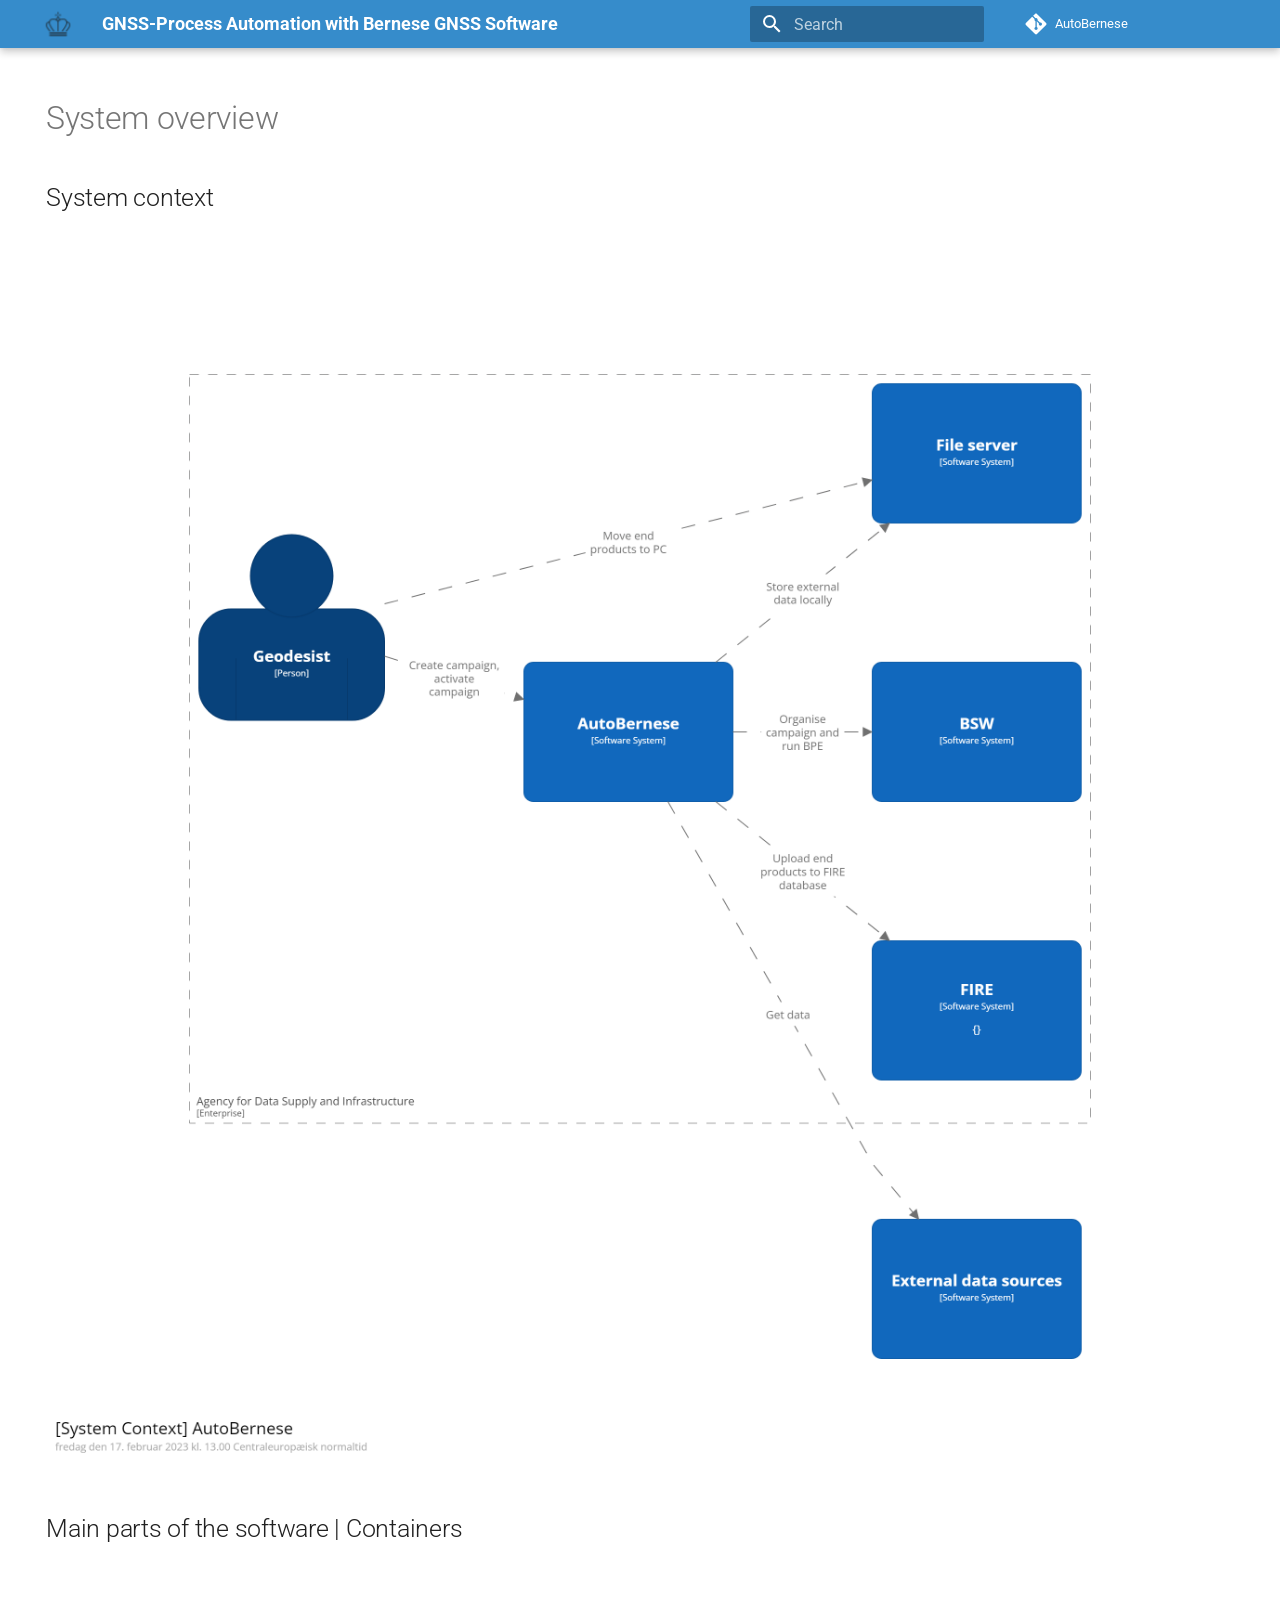
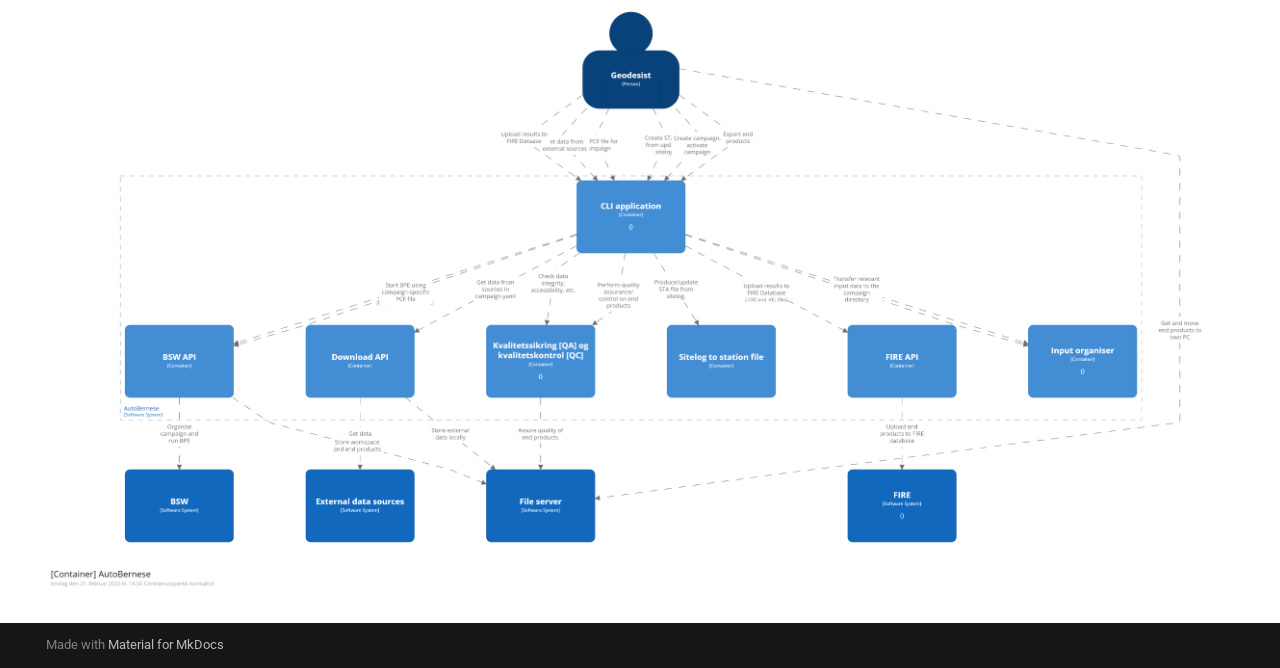
<file: dev/system-overview/index.html>
<!DOCTYPE html><html lang="en" class="no-js"><head>
    
      <meta charset="utf-8">
      <meta name="viewport" content="width=device-width,initial-scale=1">
      
      
        <meta name="author" content="Joachim Mortensen">
      
      
      
        <link rel="prev" href="../contribute/">
      
      
        <link rel="next" href="../../prerequisites/">
      
      
        
      
      
      <link rel="icon" href="../../assets/logo.png">
      <meta name="generator" content="mkdocs-1.6.1, mkdocs-material-9.7.6">
    
    
      
        <title>System overview - GNSS-Process Automation with Bernese GNSS Software</title>
      
    
    
      <link rel="stylesheet" href="../../assets/stylesheets/main.484c7ddc.min.css">
      
      


    
    
      
    
    
      
        
        
        <link rel="preconnect" href="https://fonts.gstatic.com" crossorigin="">
        <link rel="stylesheet" href="https://fonts.googleapis.com/css?family=Roboto:300,300i,400,400i,700,700i%7CRoboto+Mono:400,400i,700,700i&amp;display=fallback">
        <style>:root{--md-text-font:"Roboto";--md-code-font:"Roboto Mono"}</style>
      
    
    
      <link rel="stylesheet" href="../../stylesheets/extra.css">
    
      <link rel="stylesheet" href="../../stylesheets/asciinema-player.css">
    
    <script>__md_scope=new URL("../..",location),__md_hash=e=>[...e].reduce(((e,_)=>(e<<5)-e+_.charCodeAt(0)),0),__md_get=(e,_=localStorage,t=__md_scope)=>JSON.parse(_.getItem(t.pathname+"."+e)),__md_set=(e,_,t=localStorage,a=__md_scope)=>{try{t.setItem(a.pathname+"."+e,JSON.stringify(_))}catch(e){}}</script>
    
      

    
    
  <link href="../../assets/stylesheets/glightbox.min.css" rel="stylesheet"><script src="../../assets/javascripts/glightbox.min.js"></script><style id="glightbox-style">
            html.glightbox-open { overflow: initial; height: 100%; }
            .gslide-title { margin-top: 0px; user-select: text; }
            .gslide-desc { color: #666; user-select: text; }
            .gslide-image img { background: white; }
            .gscrollbar-fixer { padding-right: 15px; }
            .gdesc-inner { font-size: 0.75rem; }
            body[data-md-color-scheme="slate"] .gdesc-inner { background: var(--md-default-bg-color); }
            body[data-md-color-scheme="slate"] .gslide-title { color: var(--md-default-fg-color); }
            body[data-md-color-scheme="slate"] .gslide-desc { color: var(--md-default-fg-color); }
        </style></head>
  
  
    <body dir="ltr">
  
    
    <input class="md-toggle" data-md-toggle="drawer" type="checkbox" id="__drawer" autocomplete="off">
    <input class="md-toggle" data-md-toggle="search" type="checkbox" id="__search" autocomplete="off">
    <label class="md-overlay" for="__drawer"></label>
    <div data-md-component="skip">
      
        
        <a href="#system-context" class="md-skip">
          Skip to content
        </a>
      
    </div>
    <div data-md-component="announce">
      
    </div>
    
    
      

  

<header class="md-header md-header--shadow" data-md-component="header">
  <nav class="md-header__inner md-grid" aria-label="Header">
    <a href="../.." title="GNSS-Process Automation with Bernese GNSS Software" class="md-header__button md-logo" aria-label="GNSS-Process Automation with Bernese GNSS Software" data-md-component="logo">
      
  <img src="../../assets/logo.png" alt="logo">

    </a>
    <label class="md-header__button md-icon" for="__drawer">
      
      <svg xmlns="http://www.w3.org/2000/svg" viewBox="0 0 24 24"><path d="M3 6h18v2H3zm0 5h18v2H3zm0 5h18v2H3z"></path></svg>
    </label>
    <div class="md-header__title" data-md-component="header-title">
      <div class="md-header__ellipsis">
        <div class="md-header__topic">
          <span class="md-ellipsis">
            GNSS-Process Automation with Bernese GNSS Software
          </span>
        </div>
        <div class="md-header__topic" data-md-component="header-topic">
          <span class="md-ellipsis">
            
              System overview
            
          </span>
        </div>
      </div>
    </div>
    
    
      <script>var palette=__md_get("__palette");if(palette&&palette.color){if("(prefers-color-scheme)"===palette.color.media){var media=matchMedia("(prefers-color-scheme: light)"),input=document.querySelector(media.matches?"[data-md-color-media='(prefers-color-scheme: light)']":"[data-md-color-media='(prefers-color-scheme: dark)']");palette.color.media=input.getAttribute("data-md-color-media"),palette.color.scheme=input.getAttribute("data-md-color-scheme"),palette.color.primary=input.getAttribute("data-md-color-primary"),palette.color.accent=input.getAttribute("data-md-color-accent")}for(var[key,value]of Object.entries(palette.color))document.body.setAttribute("data-md-color-"+key,value)}</script>
    
    
    
      
      
        <label class="md-header__button md-icon" for="__search">
          
          <svg xmlns="http://www.w3.org/2000/svg" viewBox="0 0 24 24"><path d="M9.5 3A6.5 6.5 0 0 1 16 9.5c0 1.61-.59 3.09-1.56 4.23l.27.27h.79l5 5-1.5 1.5-5-5v-.79l-.27-.27A6.52 6.52 0 0 1 9.5 16 6.5 6.5 0 0 1 3 9.5 6.5 6.5 0 0 1 9.5 3m0 2C7 5 5 7 5 9.5S7 14 9.5 14 14 12 14 9.5 12 5 9.5 5"></path></svg>
        </label>
        <div class="md-search" data-md-component="search" role="dialog">
  <label class="md-search__overlay" for="__search"></label>
  <div class="md-search__inner" role="search">
    <form class="md-search__form" name="search">
      <input type="text" class="md-search__input" name="query" aria-label="Search" placeholder="Search" autocapitalize="off" autocorrect="off" autocomplete="off" spellcheck="false" data-md-component="search-query" required="">
      <label class="md-search__icon md-icon" for="__search">
        
        <svg xmlns="http://www.w3.org/2000/svg" viewBox="0 0 24 24"><path d="M9.5 3A6.5 6.5 0 0 1 16 9.5c0 1.61-.59 3.09-1.56 4.23l.27.27h.79l5 5-1.5 1.5-5-5v-.79l-.27-.27A6.52 6.52 0 0 1 9.5 16 6.5 6.5 0 0 1 3 9.5 6.5 6.5 0 0 1 9.5 3m0 2C7 5 5 7 5 9.5S7 14 9.5 14 14 12 14 9.5 12 5 9.5 5"></path></svg>
        
        <svg xmlns="http://www.w3.org/2000/svg" viewBox="0 0 24 24"><path d="M20 11v2H8l5.5 5.5-1.42 1.42L4.16 12l7.92-7.92L13.5 5.5 8 11z"></path></svg>
      </label>
      <nav class="md-search__options" aria-label="Search">
        
        <button type="reset" class="md-search__icon md-icon" title="Clear" aria-label="Clear" tabindex="-1">
          
          <svg xmlns="http://www.w3.org/2000/svg" viewBox="0 0 24 24"><path d="M19 6.41 17.59 5 12 10.59 6.41 5 5 6.41 10.59 12 5 17.59 6.41 19 12 13.41 17.59 19 19 17.59 13.41 12z"></path></svg>
        </button>
      </nav>
      
    </form>
    <div class="md-search__output">
      <div class="md-search__scrollwrap" tabindex="0" data-md-scrollfix="">
        <div class="md-search-result" data-md-component="search-result">
          <div class="md-search-result__meta">
            Initializing search
          </div>
          <ol class="md-search-result__list" role="presentation"></ol>
        </div>
      </div>
    </div>
  </div>
</div>
      
    
    
      <div class="md-header__source">
        <a href="https://github.com/SDFIdk/AutoBernese" title="Go to repository" class="md-source" data-md-component="source">
  <div class="md-source__icon md-icon">
    
    <svg xmlns="http://www.w3.org/2000/svg" viewBox="0 0 448 512"><!--! Font Awesome Free 7.1.0 by @fontawesome - https://fontawesome.com License - https://fontawesome.com/license/free (Icons: CC BY 4.0, Fonts: SIL OFL 1.1, Code: MIT License) Copyright 2025 Fonticons, Inc.--><path d="M439.6 236.1 244 40.5c-5.4-5.5-12.8-8.5-20.4-8.5s-15 3-20.4 8.4L162.5 81l51.5 51.5c27.1-9.1 52.7 16.8 43.4 43.7l49.7 49.7c34.2-11.8 61.2 31 35.5 56.7-26.5 26.5-70.2-2.9-56-37.3L240.3 199v121.9c25.3 12.5 22.3 41.8 9.1 55-6.4 6.4-15.2 10.1-24.3 10.1s-17.8-3.6-24.3-10.1c-17.6-17.6-11.1-46.9 11.2-56v-123c-20.8-8.5-24.6-30.7-18.6-45L142.6 101 8.5 235.1C3 240.6 0 247.9 0 255.5s3 15 8.5 20.4l195.6 195.7c5.4 5.4 12.7 8.4 20.4 8.4s15-3 20.4-8.4l194.7-194.7c5.4-5.4 8.4-12.8 8.4-20.4s-3-15-8.4-20.4"></path></svg>
  </div>
  <div class="md-source__repository">
    AutoBernese
  </div>
</a>
      </div>
    
  </nav>
  
</header>
    
    <div class="md-container" data-md-component="container">
      
      
        
          
        
      
      <main class="md-main" data-md-component="main">
        <div class="md-main__inner md-grid">
          
            
              
                
              
              <div class="md-sidebar md-sidebar--primary" data-md-component="sidebar" data-md-type="navigation" hidden="">
                <div class="md-sidebar__scrollwrap">
                  <div class="md-sidebar__inner">
                    



<nav class="md-nav md-nav--primary" aria-label="Navigation" data-md-level="0">
  <label class="md-nav__title" for="__drawer">
    <a href="../.." title="GNSS-Process Automation with Bernese GNSS Software" class="md-nav__button md-logo" aria-label="GNSS-Process Automation with Bernese GNSS Software" data-md-component="logo">
      
  <img src="../../assets/logo.png" alt="logo">

    </a>
    GNSS-Process Automation with Bernese GNSS Software
  </label>
  
    <div class="md-nav__source">
      <a href="https://github.com/SDFIdk/AutoBernese" title="Go to repository" class="md-source" data-md-component="source">
  <div class="md-source__icon md-icon">
    
    <svg xmlns="http://www.w3.org/2000/svg" viewBox="0 0 448 512"><!--! Font Awesome Free 7.1.0 by @fontawesome - https://fontawesome.com License - https://fontawesome.com/license/free (Icons: CC BY 4.0, Fonts: SIL OFL 1.1, Code: MIT License) Copyright 2025 Fonticons, Inc.--><path d="M439.6 236.1 244 40.5c-5.4-5.5-12.8-8.5-20.4-8.5s-15 3-20.4 8.4L162.5 81l51.5 51.5c27.1-9.1 52.7 16.8 43.4 43.7l49.7 49.7c34.2-11.8 61.2 31 35.5 56.7-26.5 26.5-70.2-2.9-56-37.3L240.3 199v121.9c25.3 12.5 22.3 41.8 9.1 55-6.4 6.4-15.2 10.1-24.3 10.1s-17.8-3.6-24.3-10.1c-17.6-17.6-11.1-46.9 11.2-56v-123c-20.8-8.5-24.6-30.7-18.6-45L142.6 101 8.5 235.1C3 240.6 0 247.9 0 255.5s3 15 8.5 20.4l195.6 195.7c5.4 5.4 12.7 8.4 20.4 8.4s15-3 20.4-8.4l194.7-194.7c5.4-5.4 8.4-12.8 8.4-20.4s-3-15-8.4-20.4"></path></svg>
  </div>
  <div class="md-source__repository">
    AutoBernese
  </div>
</a>
    </div>
  
  <ul class="md-nav__list" data-md-scrollfix="">
    
      
      
  
  
  
  
    <li class="md-nav__item">
      <a href="../.." class="md-nav__link">
        
  
  
  <span class="md-ellipsis">
    
  
    Home
  

    
  </span>
  
  

      </a>
    </li>
  

    
      
      
  
  
  
  
    
    
    
    
      
        
        
      
    
    
    <li class="md-nav__item md-nav__item--section md-nav__item--nested">
      
        
        
          
        
        <input class="md-nav__toggle md-toggle md-toggle--indeterminate" type="checkbox" id="__nav_2">
        
          
          <label class="md-nav__link" for="__nav_2" id="__nav_2_label" tabindex="">
            
  
  
  <span class="md-ellipsis">
    
  
    User manual
  

    
  </span>
  
  

            <span class="md-nav__icon md-icon"></span>
          </label>
        
        <nav class="md-nav" data-md-level="1" aria-labelledby="__nav_2_label" aria-expanded="false">
          <label class="md-nav__title" for="__nav_2">
            <span class="md-nav__icon md-icon"></span>
            
  
    User manual
  

          </label>
          <ul class="md-nav__list" data-md-scrollfix="">
            
              
                
  
  
  
  
    <li class="md-nav__item">
      <a href="../../manual/install-autobernese/" class="md-nav__link">
        
  
  
  <span class="md-ellipsis">
    
  
    Install AutoBernese
  

    
  </span>
  
  

      </a>
    </li>
  

              
            
              
                
  
  
  
  
    <li class="md-nav__item">
      <a href="../../manual/quick-start/" class="md-nav__link">
        
  
  
  <span class="md-ellipsis">
    
  
    Quick start
  

    
  </span>
  
  

      </a>
    </li>
  

              
            
              
                
  
  
  
  
    <li class="md-nav__item">
      <a href="../../manual/command-reference/" class="md-nav__link">
        
  
  
  <span class="md-ellipsis">
    
  
    Command-line reference
  

    
  </span>
  
  

      </a>
    </li>
  

              
            
              
                
  
  
  
  
    <li class="md-nav__item">
      <a href="../../manual/configuration-files/" class="md-nav__link">
        
  
  
  <span class="md-ellipsis">
    
  
    Configuration files
  

    
  </span>
  
  

      </a>
    </li>
  

              
            
              
                
  
  
  
  
    <li class="md-nav__item">
      <a href="../../manual/download-sources/" class="md-nav__link">
        
  
  
  <span class="md-ellipsis">
    
  
    Download sources
  

    
  </span>
  
  

      </a>
    </li>
  

              
            
          </ul>
        </nav>
      
    </li>
  

    
      
      
  
  
    
  
  
  
    
    
    
    
      
        
        
      
    
    
    <li class="md-nav__item md-nav__item--active md-nav__item--section md-nav__item--nested">
      
        
        
        <input class="md-nav__toggle md-toggle " type="checkbox" id="__nav_3" checked="">
        
          
          <label class="md-nav__link" for="__nav_3" id="__nav_3_label" tabindex="">
            
  
  
  <span class="md-ellipsis">
    
  
    Development
  

    
  </span>
  
  

            <span class="md-nav__icon md-icon"></span>
          </label>
        
        <nav class="md-nav" data-md-level="1" aria-labelledby="__nav_3_label" aria-expanded="true">
          <label class="md-nav__title" for="__nav_3">
            <span class="md-nav__icon md-icon"></span>
            
  
    Development
  

          </label>
          <ul class="md-nav__list" data-md-scrollfix="">
            
              
                
  
  
  
  
    <li class="md-nav__item">
      <a href="../contribute/" class="md-nav__link">
        
  
  
  <span class="md-ellipsis">
    
  
    Contribute
  

    
  </span>
  
  

      </a>
    </li>
  

              
            
              
                
  
  
    
  
  
  
    <li class="md-nav__item md-nav__item--active">
      
      <input class="md-nav__toggle md-toggle" type="checkbox" id="__toc">
      
      
      
        <label class="md-nav__link md-nav__link--active" for="__toc">
          
  
  
  <span class="md-ellipsis">
    
  
    System overview
  

    
  </span>
  
  

          <span class="md-nav__icon md-icon"></span>
        </label>
      
      <a href="./" class="md-nav__link md-nav__link--active">
        
  
  
  <span class="md-ellipsis">
    
  
    System overview
  

    
  </span>
  
  

      </a>
      
        

<nav class="md-nav md-nav--secondary" aria-label="Table of contents">
  
  
  
  
    <label class="md-nav__title" for="__toc">
      <span class="md-nav__icon md-icon"></span>
      Table of contents
    </label>
    <ul class="md-nav__list" data-md-component="toc" data-md-scrollfix="">
      
        <li class="md-nav__item">
  <a href="#system-context" class="md-nav__link">
    <span class="md-ellipsis">
      
        System context
      
    </span>
  </a>
  
</li>
      
        <li class="md-nav__item">
  <a href="#main-parts-of-the-software-containers" class="md-nav__link">
    <span class="md-ellipsis">
      
        Main parts of the software | Containers
      
    </span>
  </a>
  
</li>
      
    </ul>
  
</nav>
      
    </li>
  

              
            
          </ul>
        </nav>
      
    </li>
  

    
      
      
  
  
  
  
    <li class="md-nav__item">
      <a href="../../prerequisites/" class="md-nav__link">
        
  
  
  <span class="md-ellipsis">
    
  
    Prerequisites
  

    
  </span>
  
  

      </a>
    </li>
  

    
      
      
  
  
  
  
    <li class="md-nav__item">
      <a href="../../references/" class="md-nav__link">
        
  
  
  <span class="md-ellipsis">
    
  
    References
  

    
  </span>
  
  

      </a>
    </li>
  

    
  </ul>
</nav>
                  </div>
                </div>
              </div>
            
            
              
                
              
              <div class="md-sidebar md-sidebar--secondary" data-md-component="sidebar" data-md-type="toc" hidden="">
                <div class="md-sidebar__scrollwrap">
                  <div class="md-sidebar__inner">
                    

<nav class="md-nav md-nav--secondary" aria-label="Table of contents">
  
  
  
  
    <label class="md-nav__title" for="__toc">
      <span class="md-nav__icon md-icon"></span>
      Table of contents
    </label>
    <ul class="md-nav__list" data-md-component="toc" data-md-scrollfix="">
      
        <li class="md-nav__item">
  <a href="#system-context" class="md-nav__link">
    <span class="md-ellipsis">
      
        System context
      
    </span>
  </a>
  
</li>
      
        <li class="md-nav__item">
  <a href="#main-parts-of-the-software-containers" class="md-nav__link">
    <span class="md-ellipsis">
      
        Main parts of the software | Containers
      
    </span>
  </a>
  
</li>
      
    </ul>
  
</nav>
                  </div>
                </div>
              </div>
            
          
          
            <div class="md-content" data-md-component="content">
              
              <article class="md-content__inner md-typeset">
                
                  
  



  
  


  <h1>System overview</h1>

<h2 id="system-context">System context<a class="headerlink" href="#system-context" title="Permanent link">¶</a></h2>
<p><a class="glightbox" data-type="image" data-width="auto" data-height="auto" href="../assets/diagrams/structurizr-1-SystemContext-1.png" data-desc-position="bottom"><img alt="System context" src="../assets/diagrams/structurizr-1-SystemContext-1.png"></a></p>
<h2 id="main-parts-of-the-software-containers">Main parts of the software | Containers<a class="headerlink" href="#main-parts-of-the-software-containers" title="Permanent link">¶</a></h2>
<p><a class="glightbox" data-type="image" data-width="auto" data-height="auto" href="../assets/diagrams/structurizr-1-Container-1.png" data-desc-position="bottom"><img alt="Containers" src="../assets/diagrams/structurizr-1-Container-1.png"></a></p>







  
  




  



                
              </article>
            </div>
          
          
<script>var target=document.getElementById(location.hash.slice(1));target&&target.name&&(target.checked=target.name.startsWith("__tabbed_"))</script>
        </div>
        
          <button type="button" class="md-top md-icon" data-md-component="top" hidden="">
  
  <svg xmlns="http://www.w3.org/2000/svg" viewBox="0 0 24 24"><path d="M13 20h-2V8l-5.5 5.5-1.42-1.42L12 4.16l7.92 7.92-1.42 1.42L13 8z"></path></svg>
  Back to top
</button>
        
      </main>
      
        <footer class="md-footer">
  
  <div class="md-footer-meta md-typeset">
    <div class="md-footer-meta__inner md-grid">
      <div class="md-copyright">
  
  
    Made with
    <a href="https://squidfunk.github.io/mkdocs-material/" target="_blank" rel="noopener">
      Material for MkDocs
    </a>
  
</div>
      
    </div>
  </div>
</footer>
      
    </div>
    <div class="md-dialog" data-md-component="dialog">
      <div class="md-dialog__inner md-typeset"></div>
    </div>
    
    
    
      
      
      <script id="__config" type="application/json">{"annotate": null, "base": "../..", "features": ["navigation.sections", "navigation.expand", "navigation.top"], "search": "../../assets/javascripts/workers/search.2c215733.min.js", "tags": null, "translations": {"clipboard.copied": "Copied to clipboard", "clipboard.copy": "Copy to clipboard", "search.result.more.one": "1 more on this page", "search.result.more.other": "# more on this page", "search.result.none": "No matching documents", "search.result.one": "1 matching document", "search.result.other": "# matching documents", "search.result.placeholder": "Type to start searching", "search.result.term.missing": "Missing", "select.version": "Select version"}, "version": null}</script>
    
    
      <script src="../../assets/javascripts/bundle.79ae519e.min.js"></script>
      
        <script src="../../javascript/asciinema-player.min.js"></script>
      
    
  
<script id="init-glightbox">const lightbox = GLightbox({"touchNavigation": true, "loop": false, "zoomable": true, "draggable": true, "openEffect": "zoom", "closeEffect": "zoom", "slideEffect": "slide"});
document$.subscribe(()=>{ lightbox.reload(); });
</script></body></html>
</file>
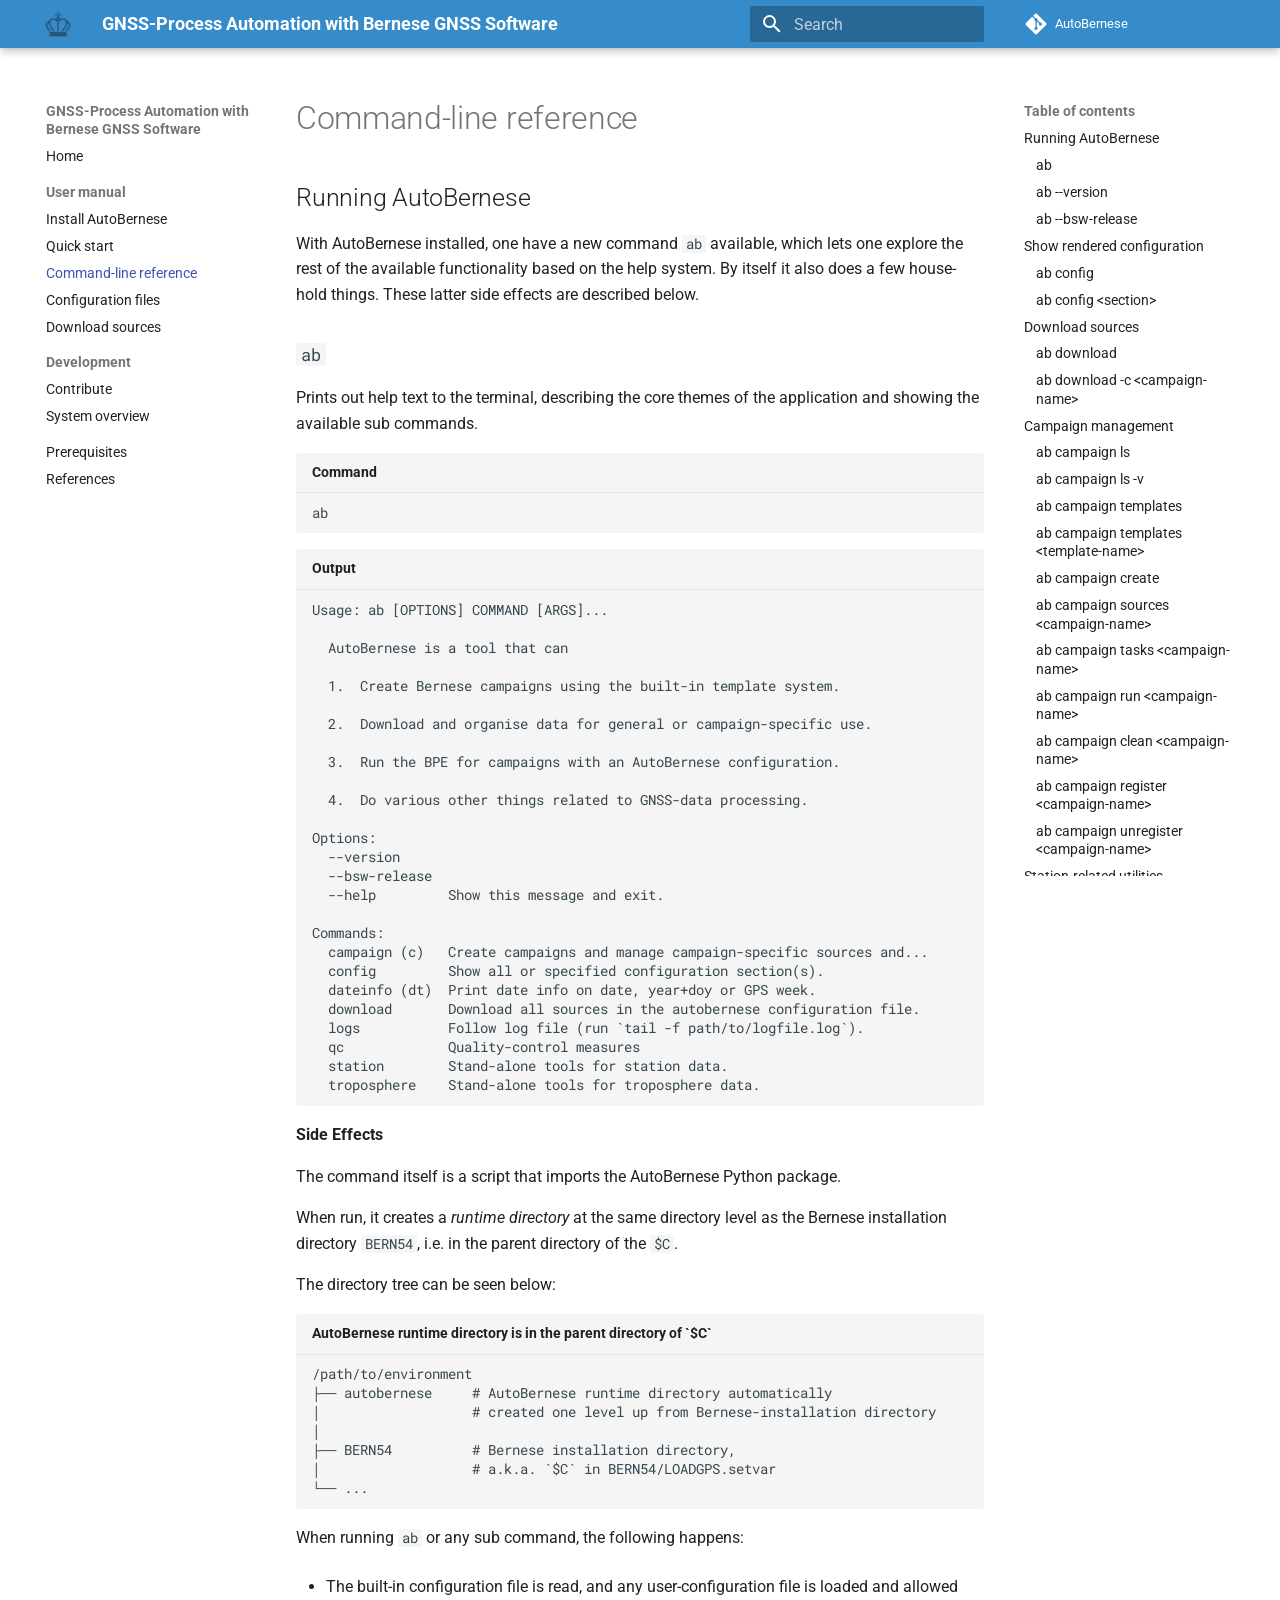
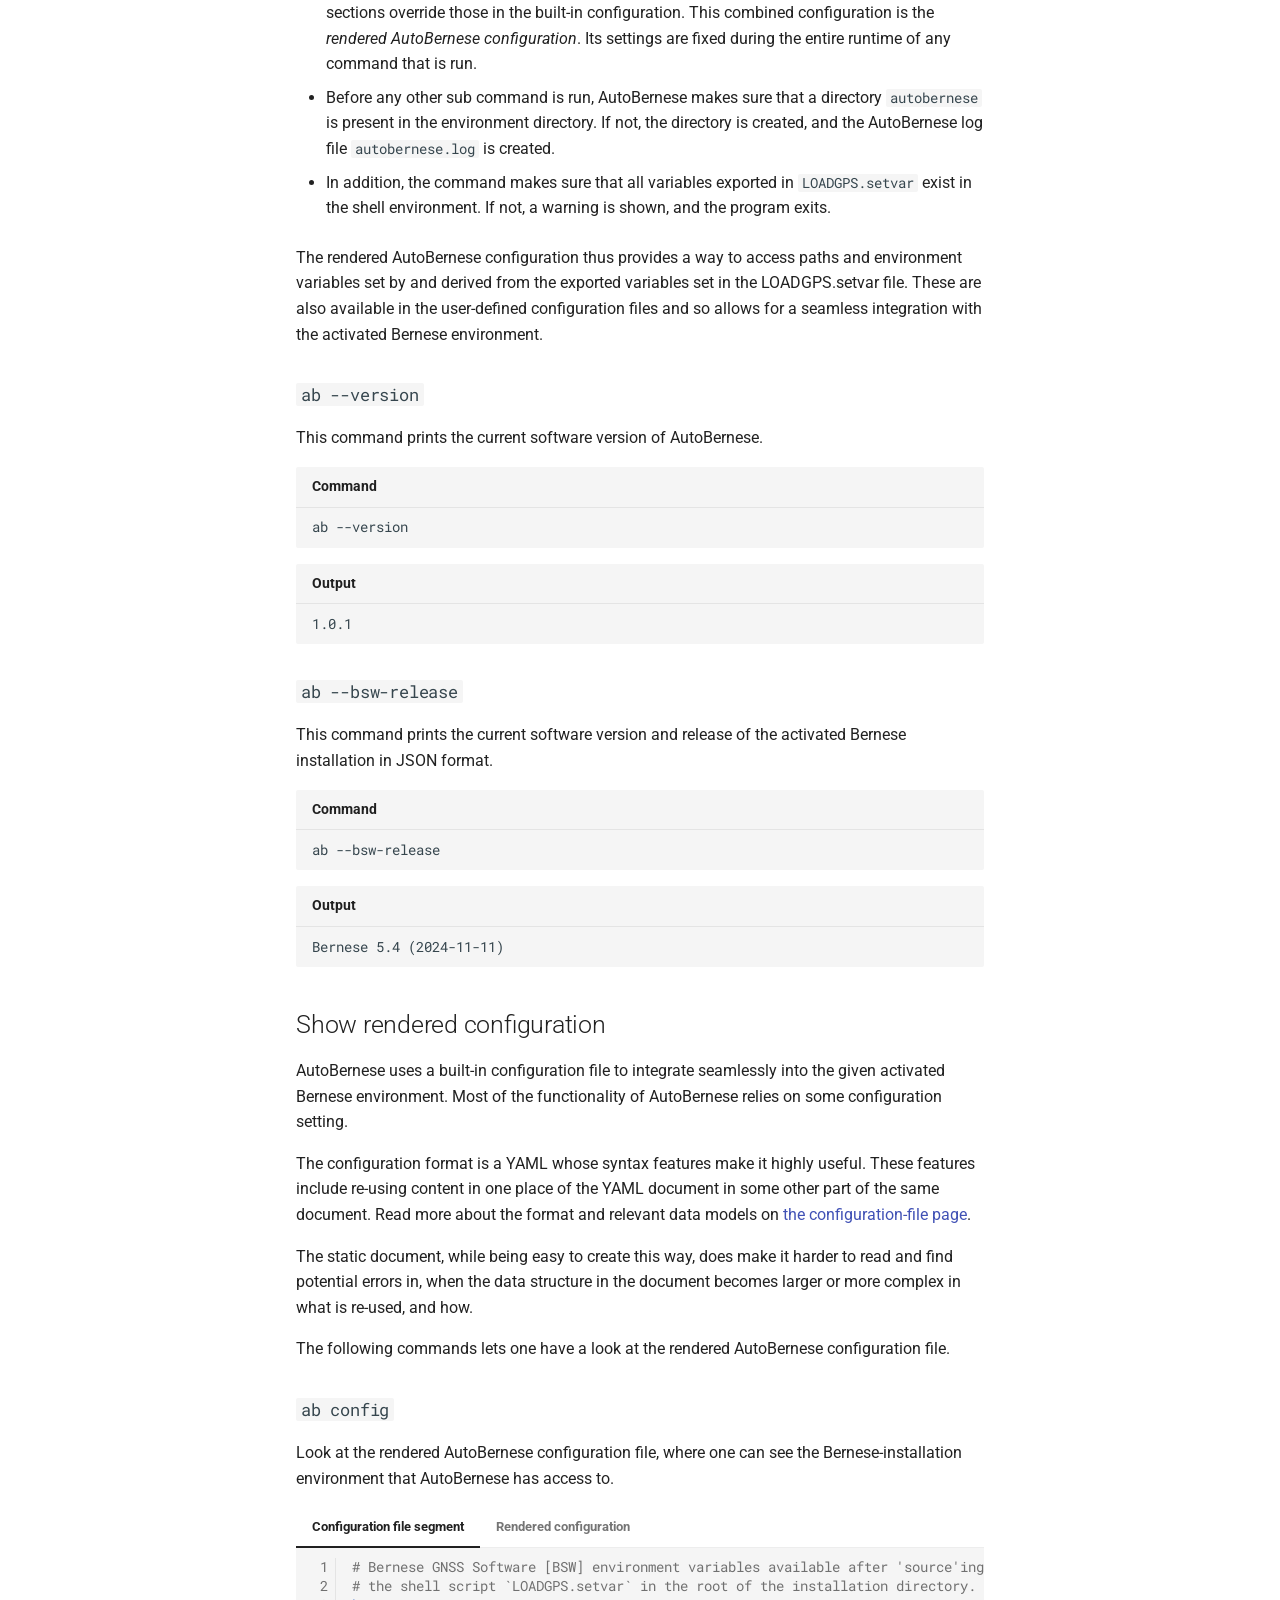
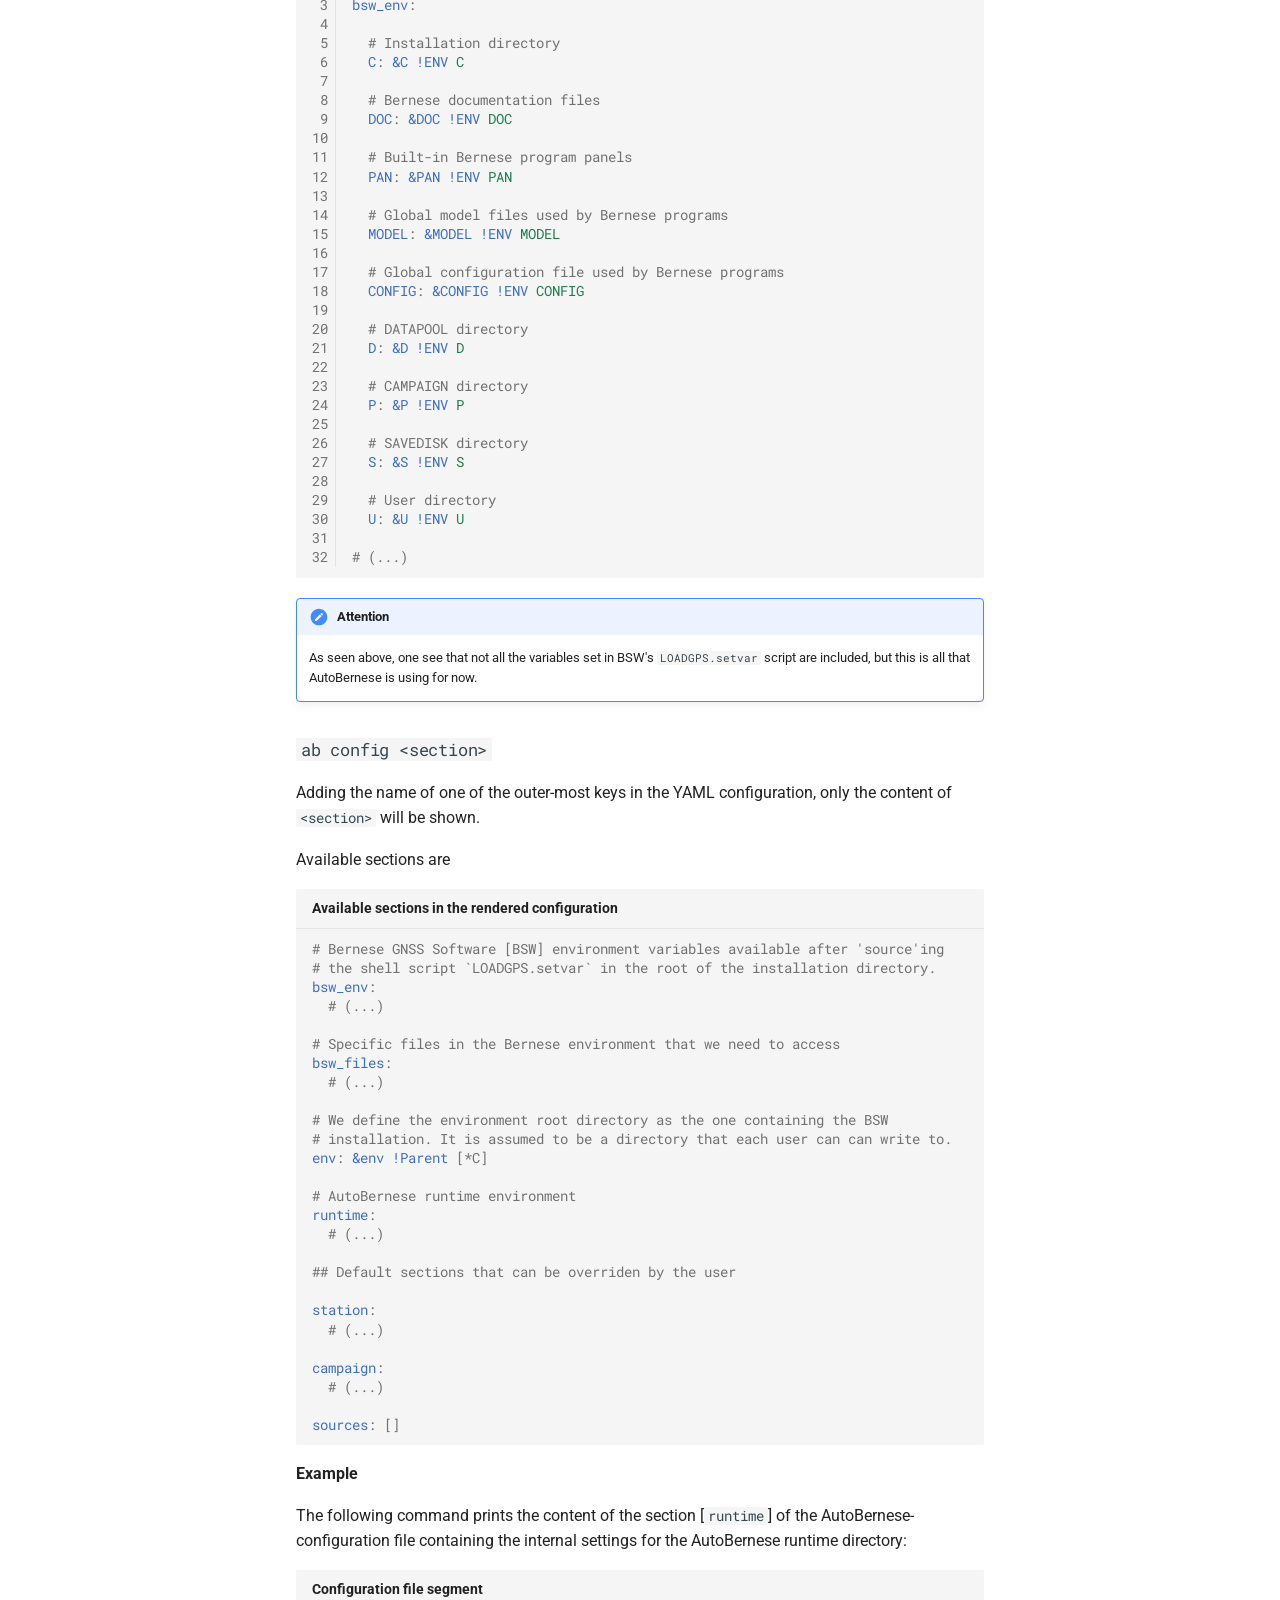
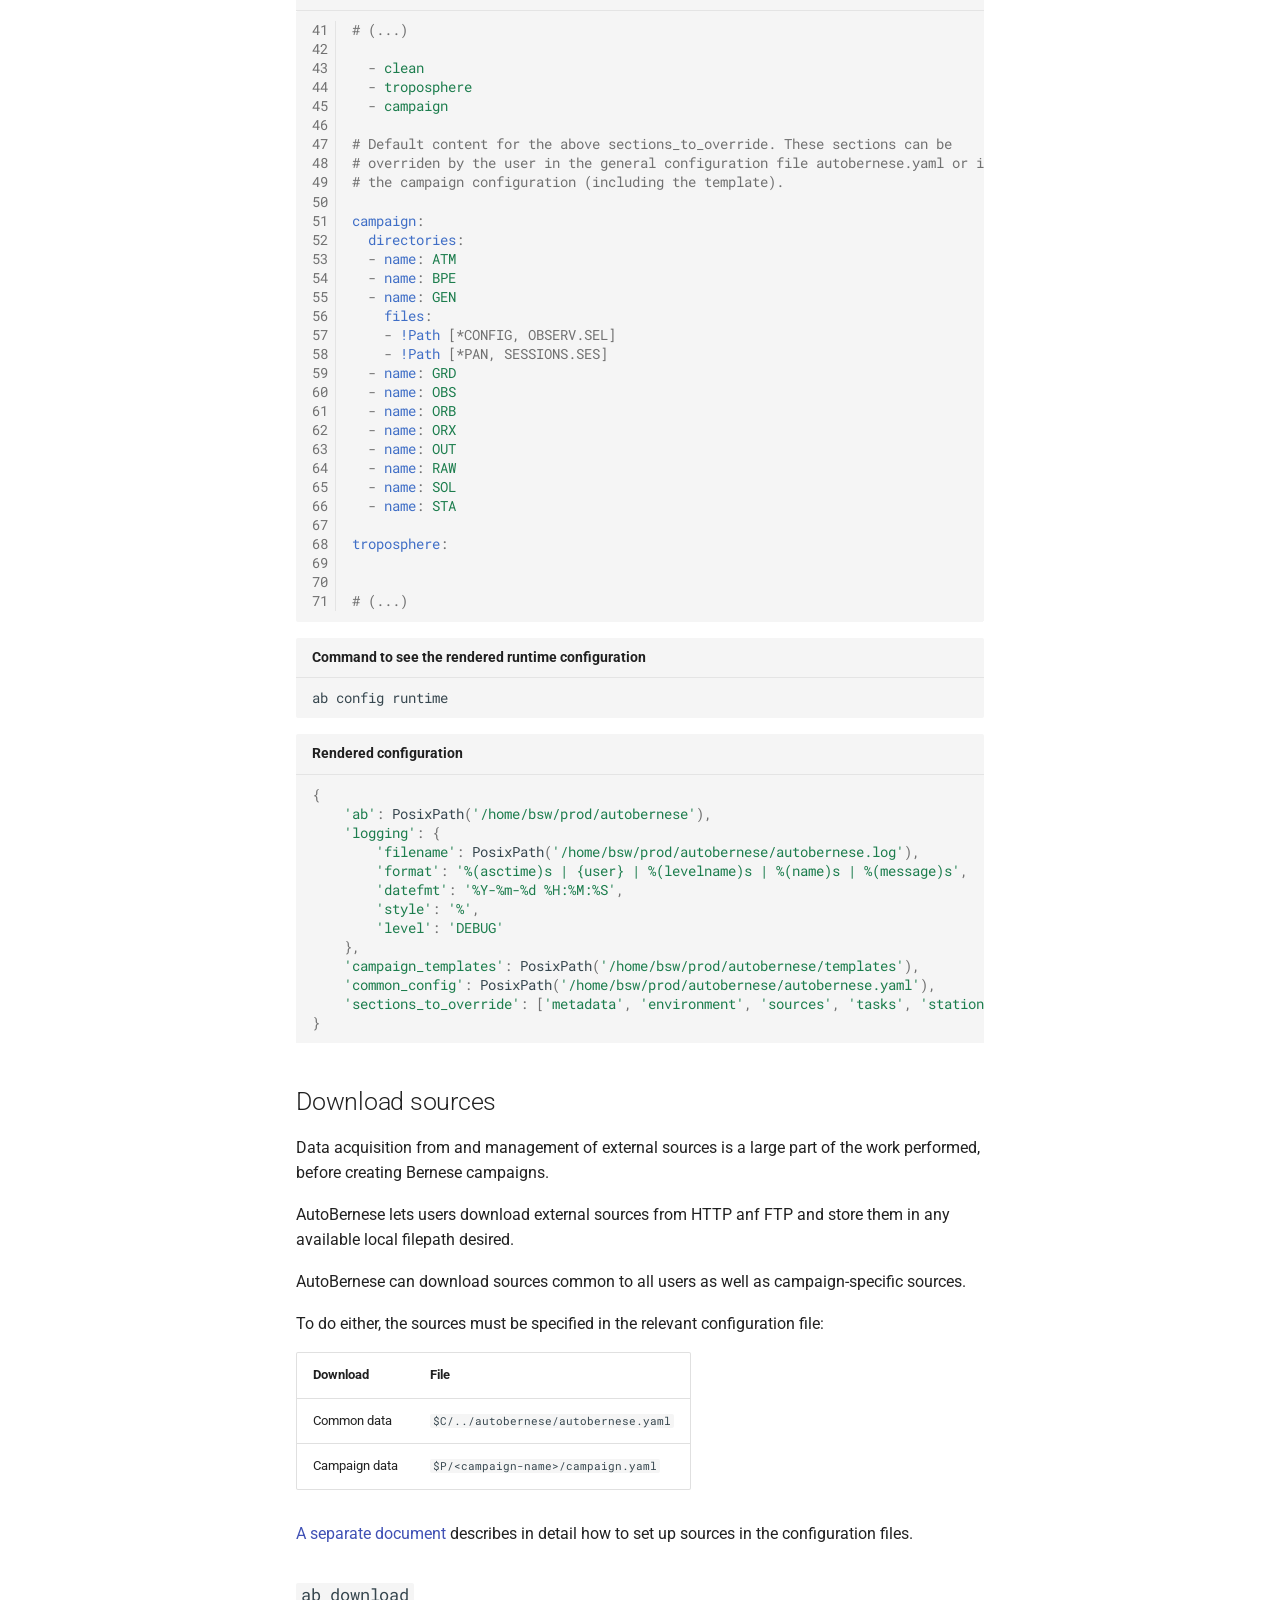
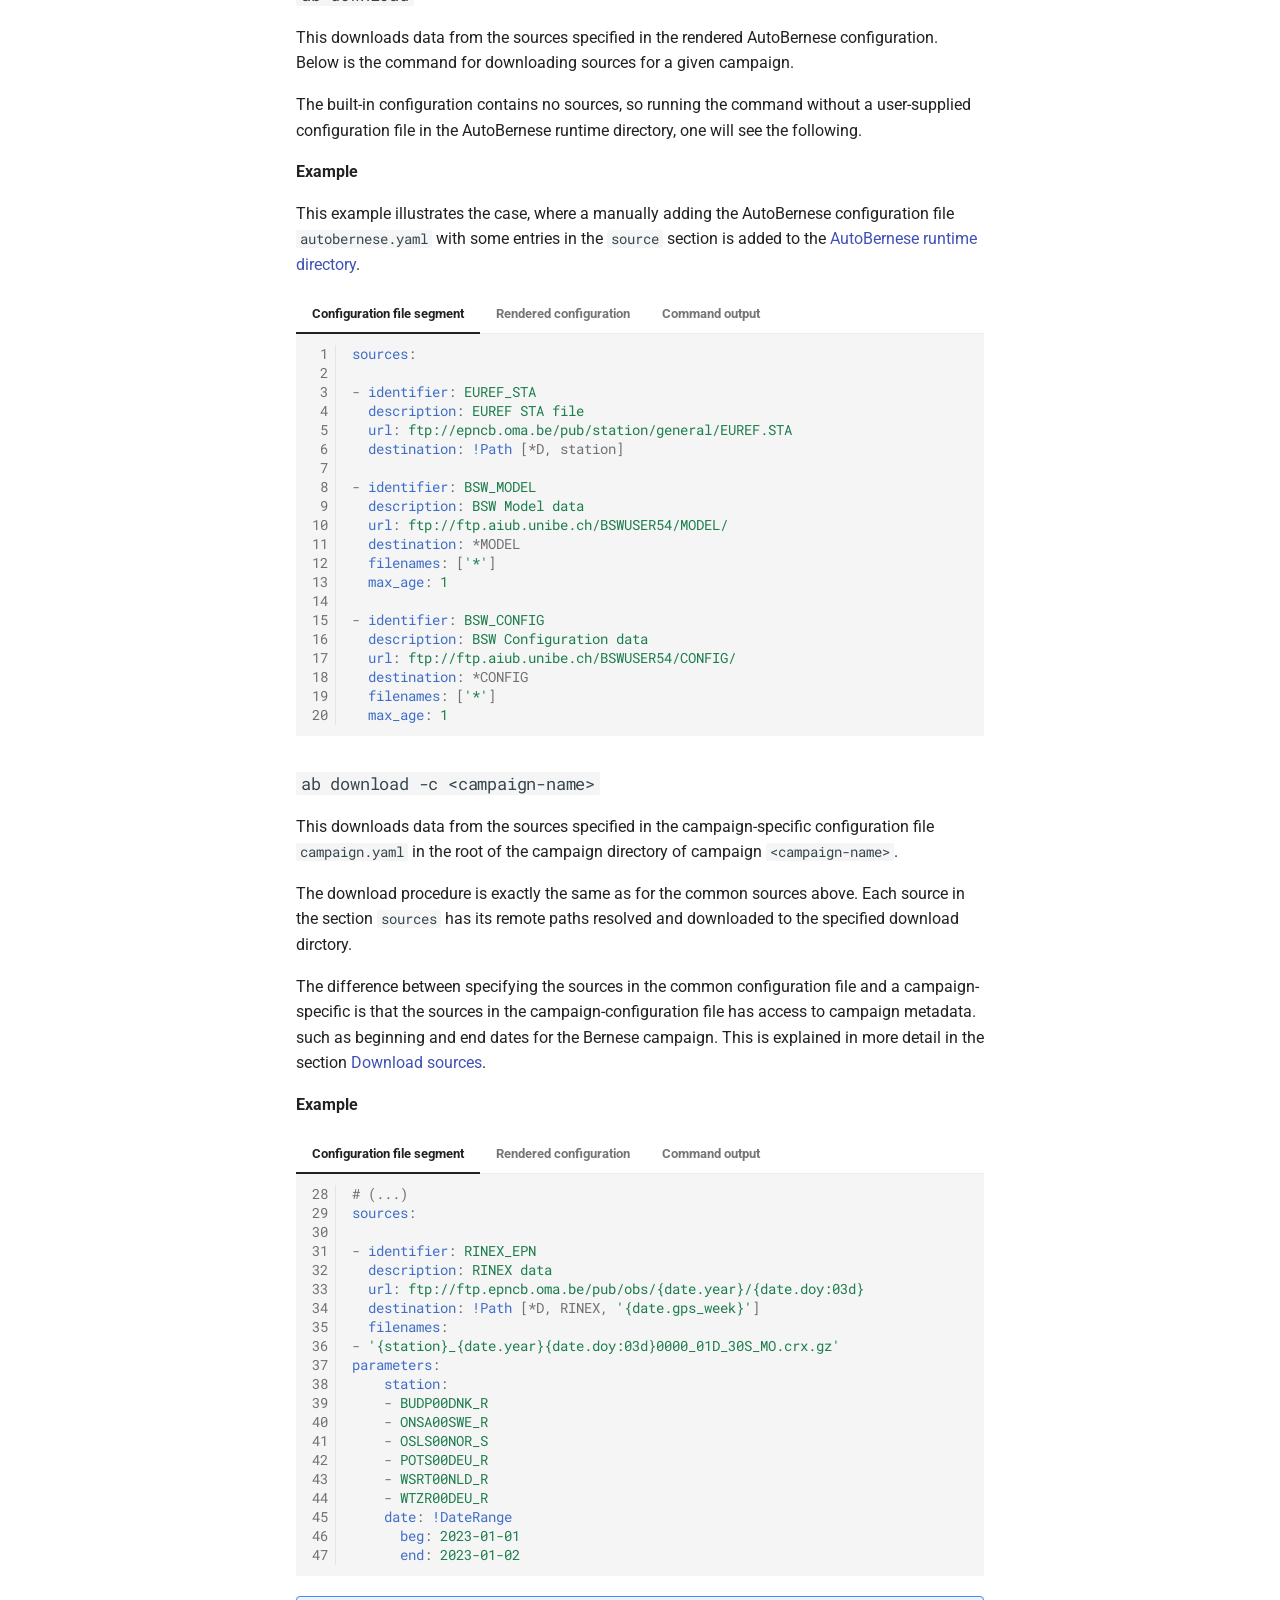
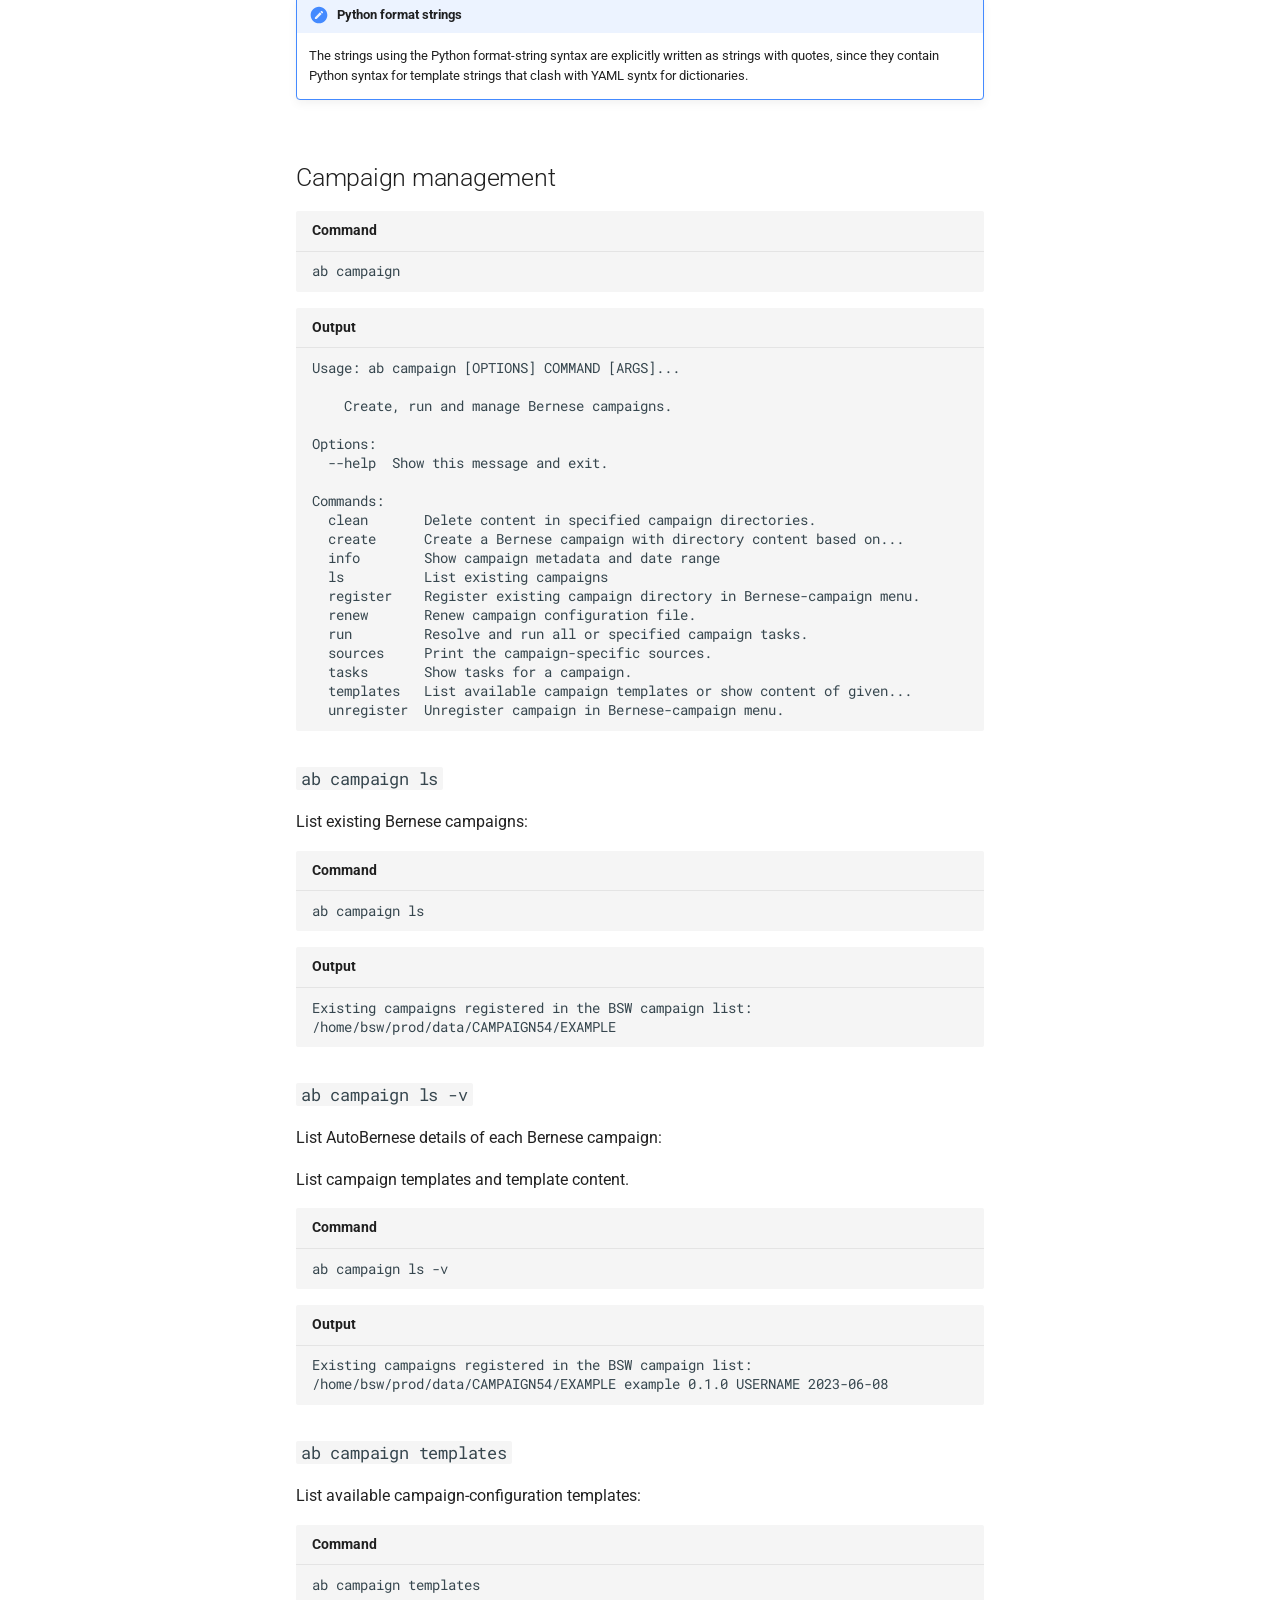
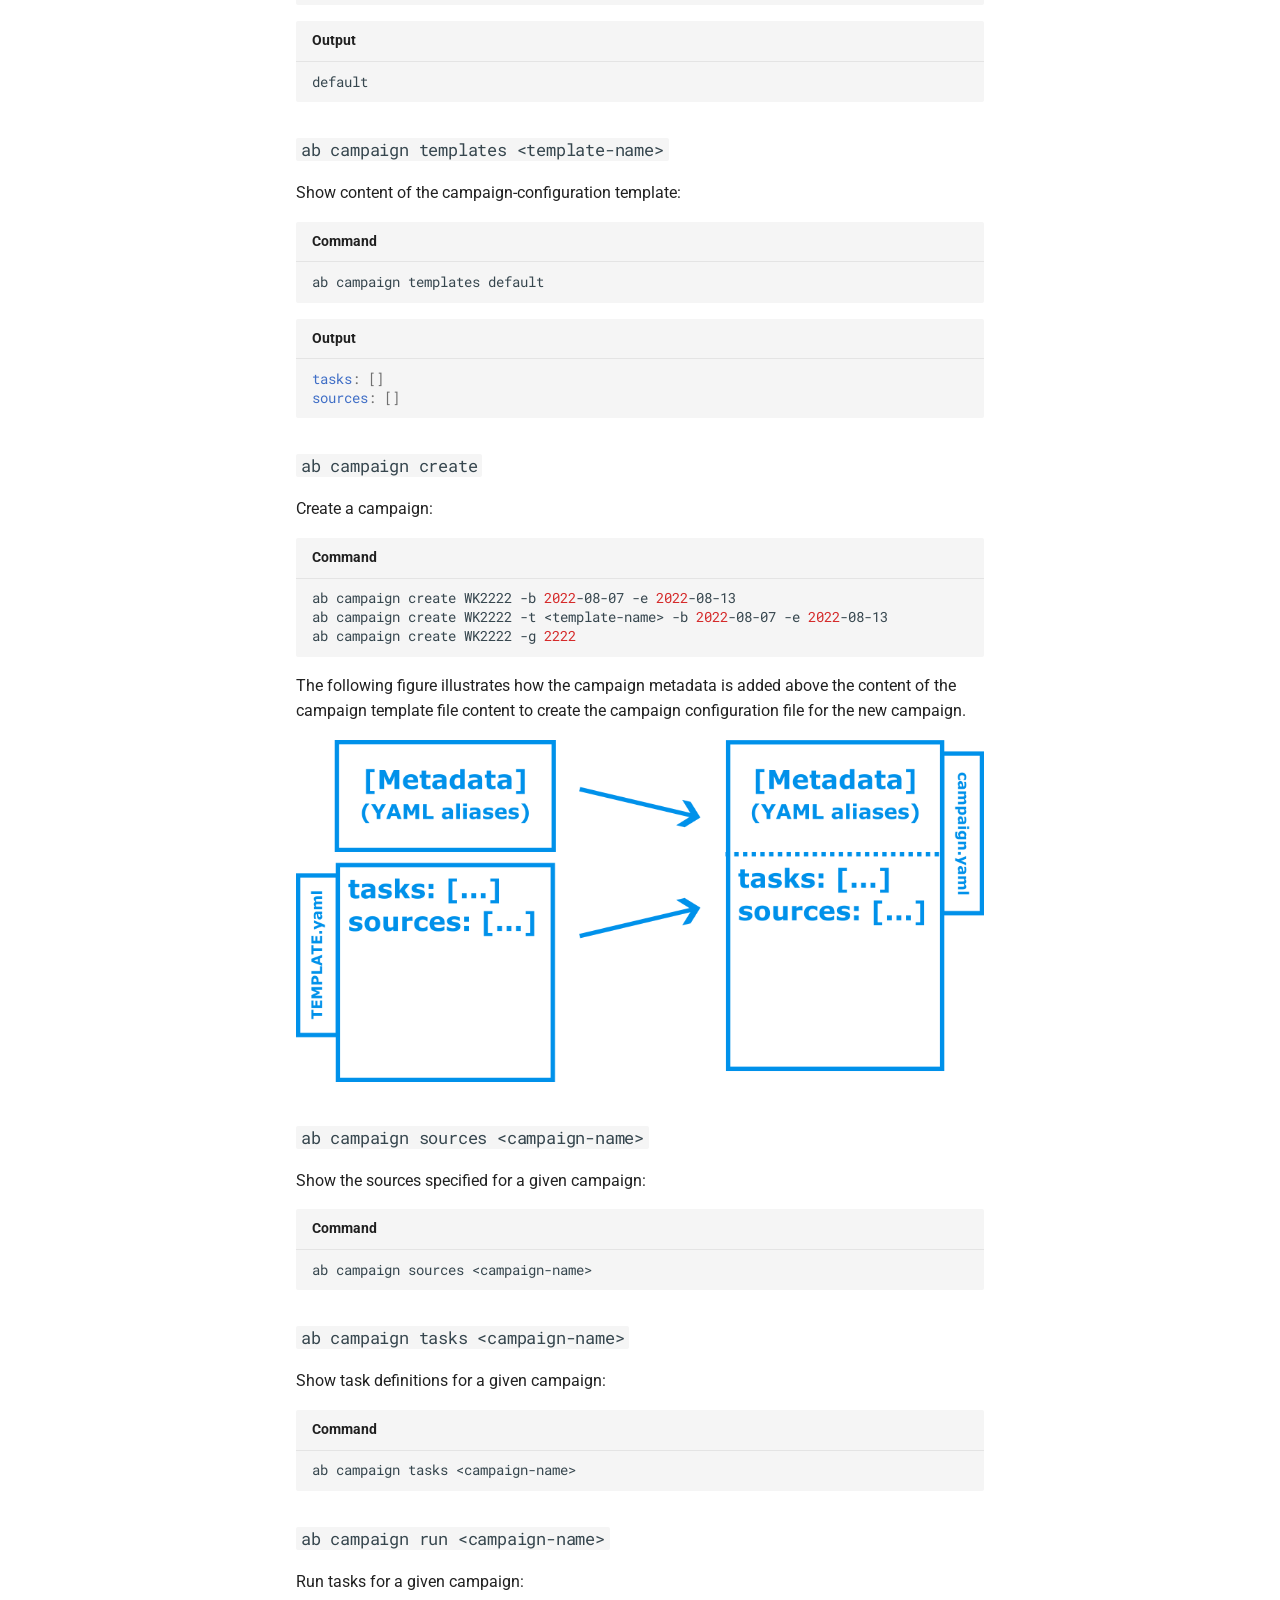
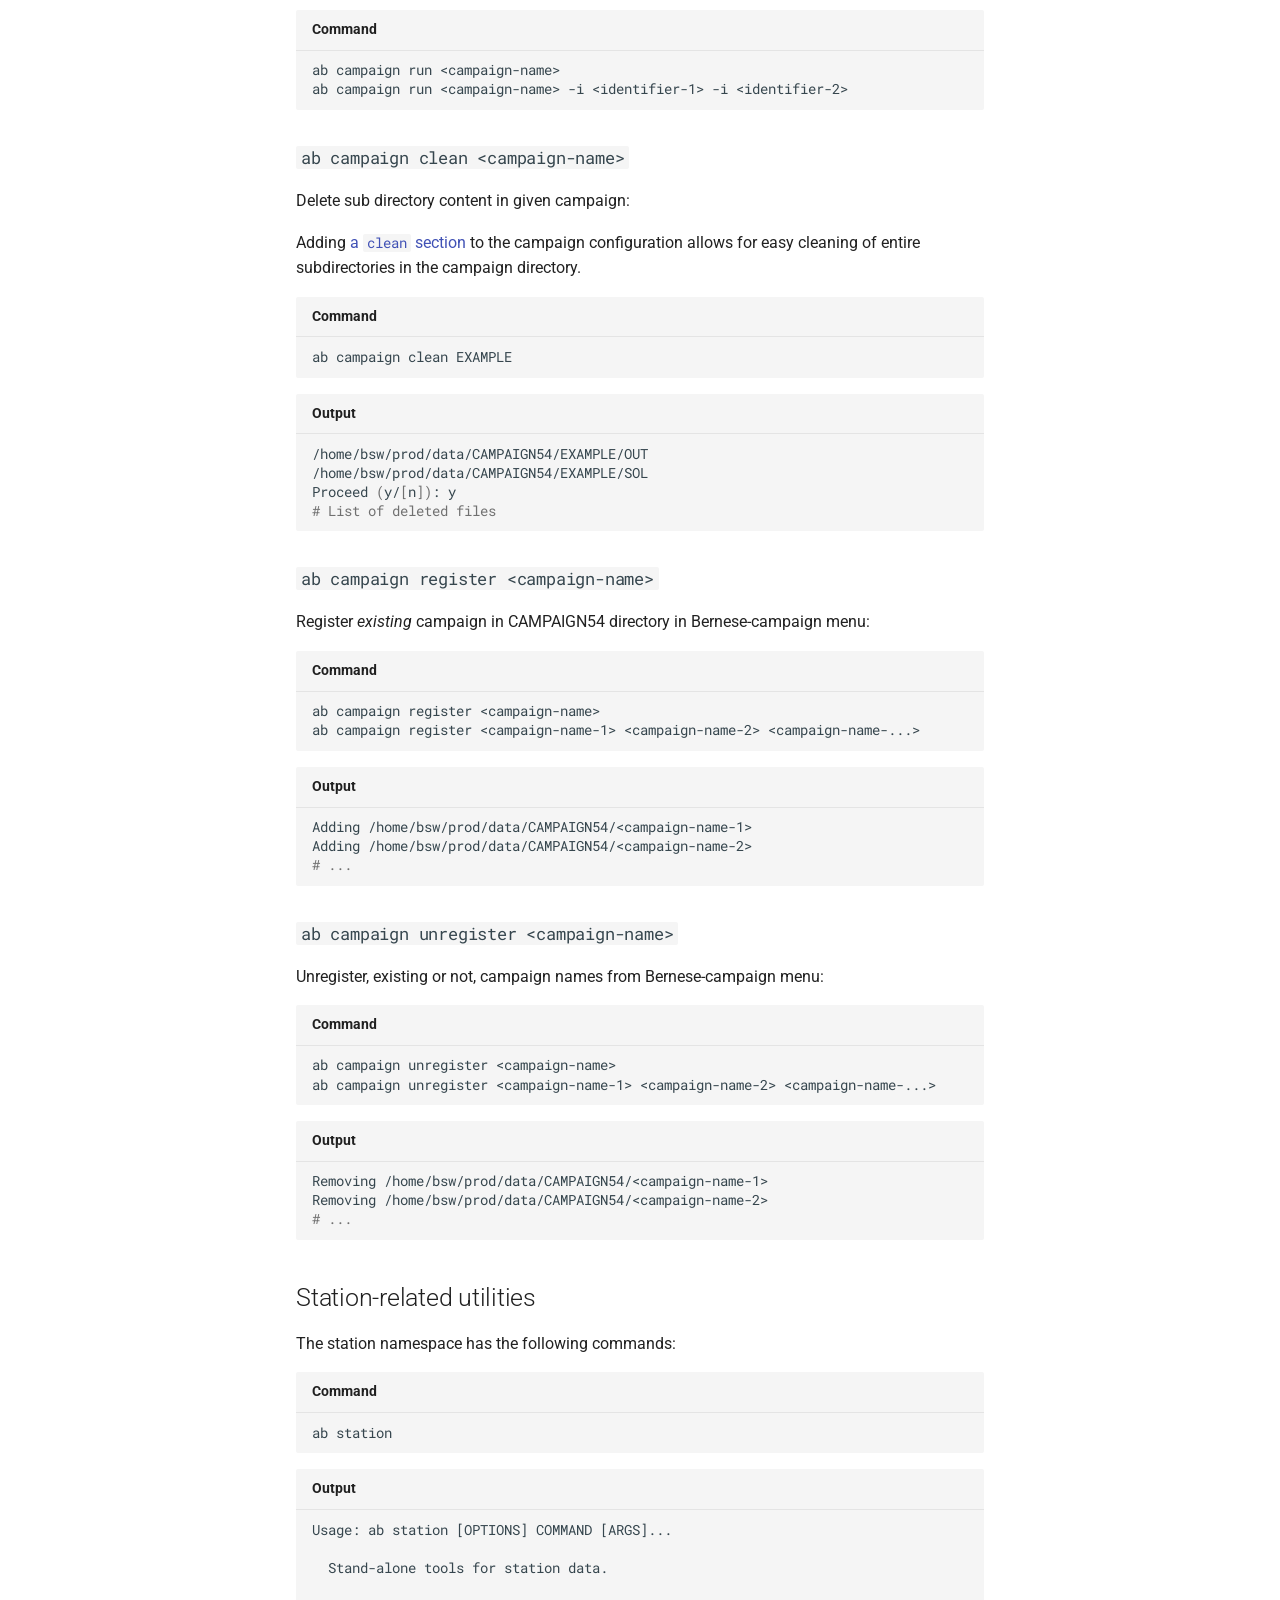
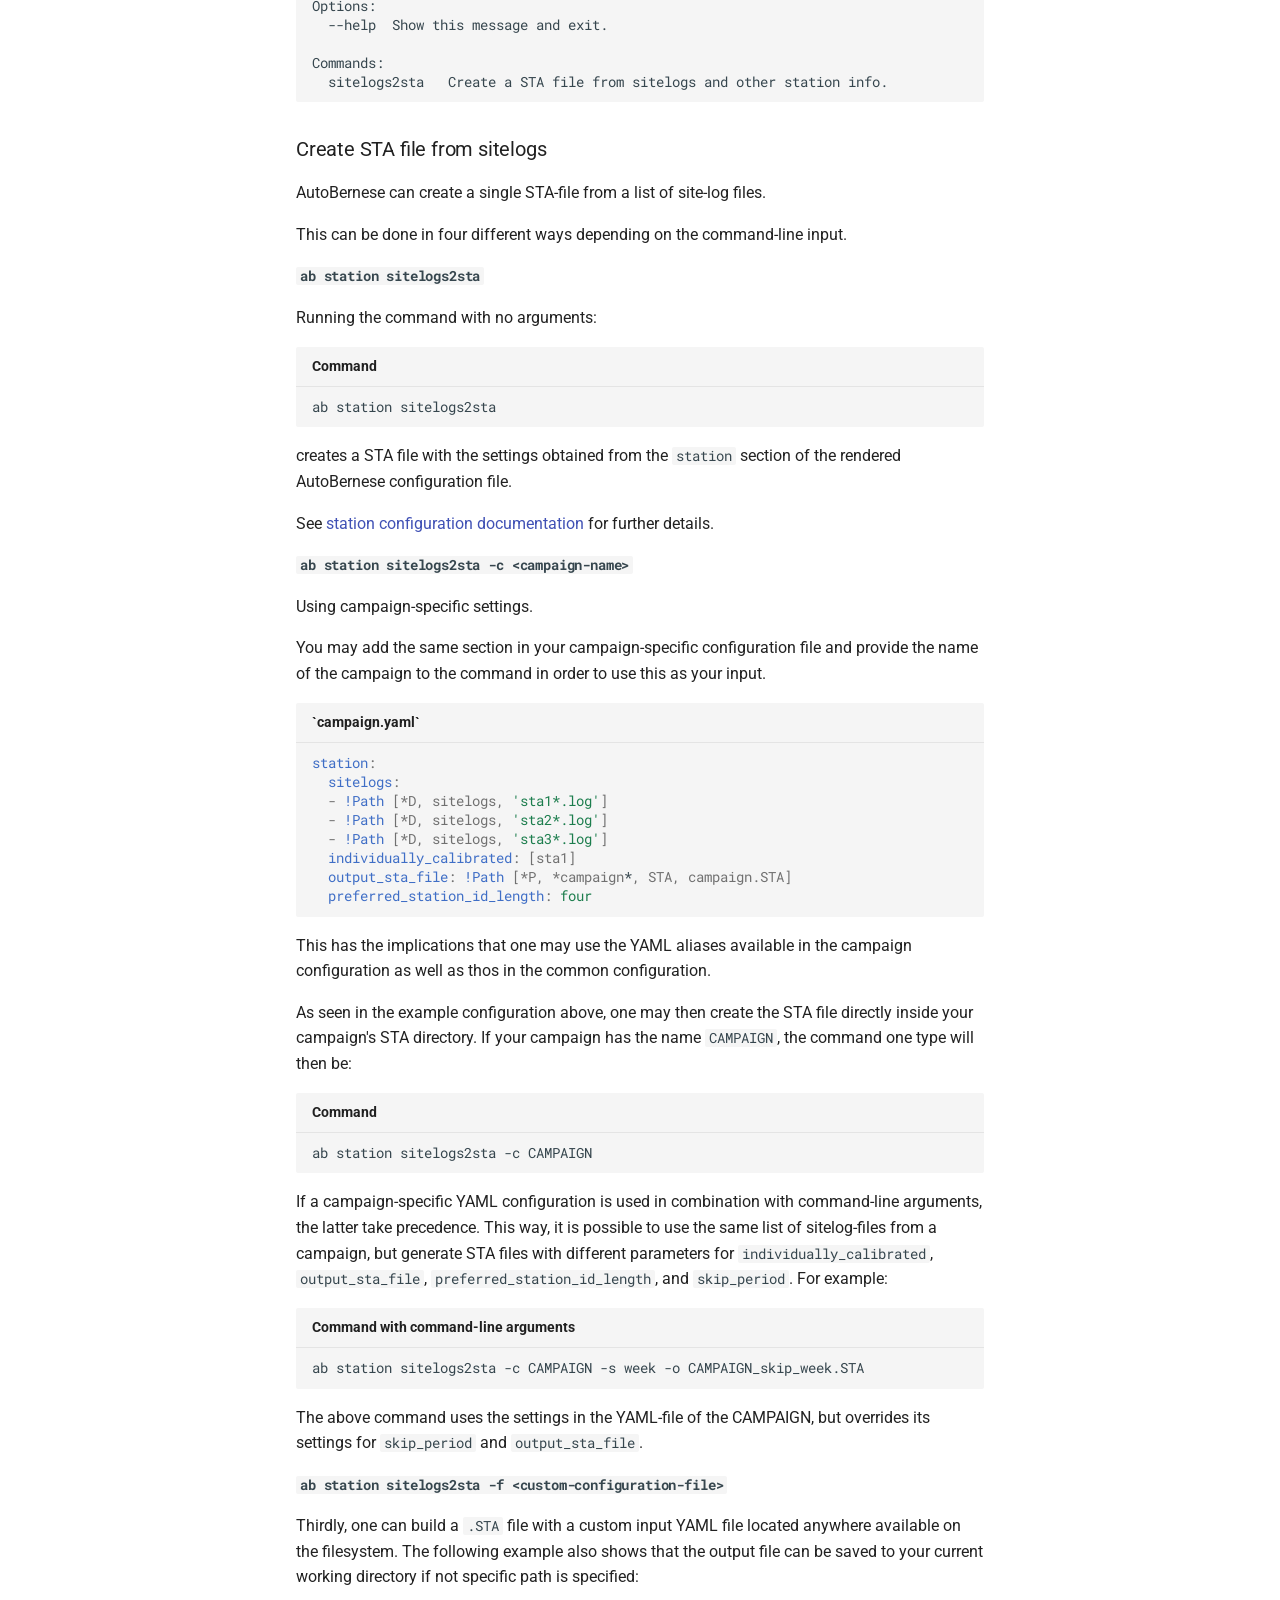
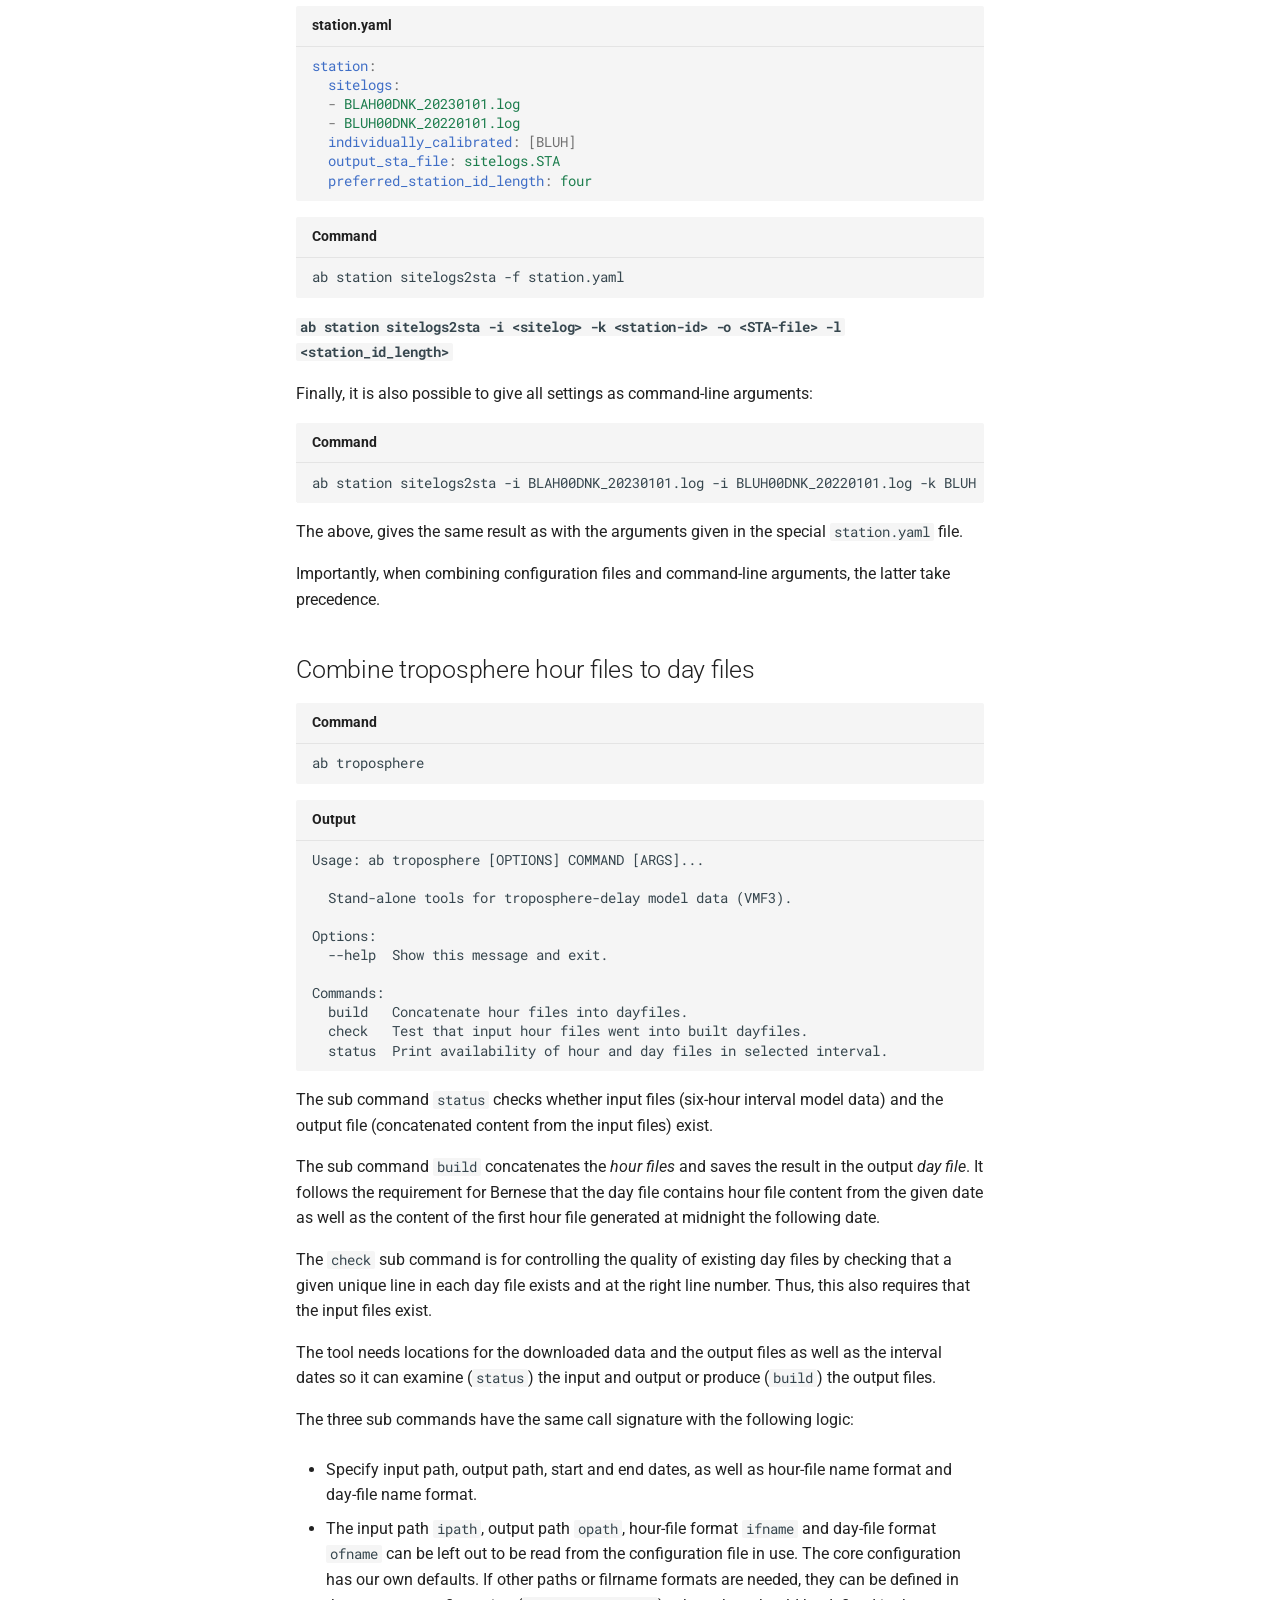
<file: manual/command-reference/index.html>
<!DOCTYPE html><html lang="en" class="no-js"><head>
    
      <meta charset="utf-8">
      <meta name="viewport" content="width=device-width,initial-scale=1">
      
      
        <meta name="author" content="Joachim Mortensen">
      
      
      
        <link rel="prev" href="../quick-start/">
      
      
        <link rel="next" href="../configuration-files/">
      
      
        
      
      
      <link rel="icon" href="../../assets/logo.png">
      <meta name="generator" content="mkdocs-1.6.1, mkdocs-material-9.7.6">
    
    
      
        <title>Command-line reference - GNSS-Process Automation with Bernese GNSS Software</title>
      
    
    
      <link rel="stylesheet" href="../../assets/stylesheets/main.484c7ddc.min.css">
      
      


    
    
      
    
    
      
        
        
        <link rel="preconnect" href="https://fonts.gstatic.com" crossorigin="">
        <link rel="stylesheet" href="https://fonts.googleapis.com/css?family=Roboto:300,300i,400,400i,700,700i%7CRoboto+Mono:400,400i,700,700i&amp;display=fallback">
        <style>:root{--md-text-font:"Roboto";--md-code-font:"Roboto Mono"}</style>
      
    
    
      <link rel="stylesheet" href="../../stylesheets/extra.css">
    
      <link rel="stylesheet" href="../../stylesheets/asciinema-player.css">
    
    <script>__md_scope=new URL("../..",location),__md_hash=e=>[...e].reduce(((e,_)=>(e<<5)-e+_.charCodeAt(0)),0),__md_get=(e,_=localStorage,t=__md_scope)=>JSON.parse(_.getItem(t.pathname+"."+e)),__md_set=(e,_,t=localStorage,a=__md_scope)=>{try{t.setItem(a.pathname+"."+e,JSON.stringify(_))}catch(e){}}</script>
    
      

    
    
  <link href="../../assets/stylesheets/glightbox.min.css" rel="stylesheet"><script src="../../assets/javascripts/glightbox.min.js"></script><style id="glightbox-style">
            html.glightbox-open { overflow: initial; height: 100%; }
            .gslide-title { margin-top: 0px; user-select: text; }
            .gslide-desc { color: #666; user-select: text; }
            .gslide-image img { background: white; }
            .gscrollbar-fixer { padding-right: 15px; }
            .gdesc-inner { font-size: 0.75rem; }
            body[data-md-color-scheme="slate"] .gdesc-inner { background: var(--md-default-bg-color); }
            body[data-md-color-scheme="slate"] .gslide-title { color: var(--md-default-fg-color); }
            body[data-md-color-scheme="slate"] .gslide-desc { color: var(--md-default-fg-color); }
        </style></head>
  
  
    <body dir="ltr">
  
    
    <input class="md-toggle" data-md-toggle="drawer" type="checkbox" id="__drawer" autocomplete="off">
    <input class="md-toggle" data-md-toggle="search" type="checkbox" id="__search" autocomplete="off">
    <label class="md-overlay" for="__drawer"></label>
    <div data-md-component="skip">
      
        
        <a href="#running-autobernese" class="md-skip">
          Skip to content
        </a>
      
    </div>
    <div data-md-component="announce">
      
    </div>
    
    
      

  

<header class="md-header md-header--shadow" data-md-component="header">
  <nav class="md-header__inner md-grid" aria-label="Header">
    <a href="../.." title="GNSS-Process Automation with Bernese GNSS Software" class="md-header__button md-logo" aria-label="GNSS-Process Automation with Bernese GNSS Software" data-md-component="logo">
      
  <img src="../../assets/logo.png" alt="logo">

    </a>
    <label class="md-header__button md-icon" for="__drawer">
      
      <svg xmlns="http://www.w3.org/2000/svg" viewBox="0 0 24 24"><path d="M3 6h18v2H3zm0 5h18v2H3zm0 5h18v2H3z"></path></svg>
    </label>
    <div class="md-header__title" data-md-component="header-title">
      <div class="md-header__ellipsis">
        <div class="md-header__topic">
          <span class="md-ellipsis">
            GNSS-Process Automation with Bernese GNSS Software
          </span>
        </div>
        <div class="md-header__topic" data-md-component="header-topic">
          <span class="md-ellipsis">
            
              Command-line reference
            
          </span>
        </div>
      </div>
    </div>
    
    
      <script>var palette=__md_get("__palette");if(palette&&palette.color){if("(prefers-color-scheme)"===palette.color.media){var media=matchMedia("(prefers-color-scheme: light)"),input=document.querySelector(media.matches?"[data-md-color-media='(prefers-color-scheme: light)']":"[data-md-color-media='(prefers-color-scheme: dark)']");palette.color.media=input.getAttribute("data-md-color-media"),palette.color.scheme=input.getAttribute("data-md-color-scheme"),palette.color.primary=input.getAttribute("data-md-color-primary"),palette.color.accent=input.getAttribute("data-md-color-accent")}for(var[key,value]of Object.entries(palette.color))document.body.setAttribute("data-md-color-"+key,value)}</script>
    
    
    
      
      
        <label class="md-header__button md-icon" for="__search">
          
          <svg xmlns="http://www.w3.org/2000/svg" viewBox="0 0 24 24"><path d="M9.5 3A6.5 6.5 0 0 1 16 9.5c0 1.61-.59 3.09-1.56 4.23l.27.27h.79l5 5-1.5 1.5-5-5v-.79l-.27-.27A6.52 6.52 0 0 1 9.5 16 6.5 6.5 0 0 1 3 9.5 6.5 6.5 0 0 1 9.5 3m0 2C7 5 5 7 5 9.5S7 14 9.5 14 14 12 14 9.5 12 5 9.5 5"></path></svg>
        </label>
        <div class="md-search" data-md-component="search" role="dialog">
  <label class="md-search__overlay" for="__search"></label>
  <div class="md-search__inner" role="search">
    <form class="md-search__form" name="search">
      <input type="text" class="md-search__input" name="query" aria-label="Search" placeholder="Search" autocapitalize="off" autocorrect="off" autocomplete="off" spellcheck="false" data-md-component="search-query" required="">
      <label class="md-search__icon md-icon" for="__search">
        
        <svg xmlns="http://www.w3.org/2000/svg" viewBox="0 0 24 24"><path d="M9.5 3A6.5 6.5 0 0 1 16 9.5c0 1.61-.59 3.09-1.56 4.23l.27.27h.79l5 5-1.5 1.5-5-5v-.79l-.27-.27A6.52 6.52 0 0 1 9.5 16 6.5 6.5 0 0 1 3 9.5 6.5 6.5 0 0 1 9.5 3m0 2C7 5 5 7 5 9.5S7 14 9.5 14 14 12 14 9.5 12 5 9.5 5"></path></svg>
        
        <svg xmlns="http://www.w3.org/2000/svg" viewBox="0 0 24 24"><path d="M20 11v2H8l5.5 5.5-1.42 1.42L4.16 12l7.92-7.92L13.5 5.5 8 11z"></path></svg>
      </label>
      <nav class="md-search__options" aria-label="Search">
        
        <button type="reset" class="md-search__icon md-icon" title="Clear" aria-label="Clear" tabindex="-1">
          
          <svg xmlns="http://www.w3.org/2000/svg" viewBox="0 0 24 24"><path d="M19 6.41 17.59 5 12 10.59 6.41 5 5 6.41 10.59 12 5 17.59 6.41 19 12 13.41 17.59 19 19 17.59 13.41 12z"></path></svg>
        </button>
      </nav>
      
    </form>
    <div class="md-search__output">
      <div class="md-search__scrollwrap" tabindex="0" data-md-scrollfix="">
        <div class="md-search-result" data-md-component="search-result">
          <div class="md-search-result__meta">
            Initializing search
          </div>
          <ol class="md-search-result__list" role="presentation"></ol>
        </div>
      </div>
    </div>
  </div>
</div>
      
    
    
      <div class="md-header__source">
        <a href="https://github.com/SDFIdk/AutoBernese" title="Go to repository" class="md-source" data-md-component="source">
  <div class="md-source__icon md-icon">
    
    <svg xmlns="http://www.w3.org/2000/svg" viewBox="0 0 448 512"><!--! Font Awesome Free 7.1.0 by @fontawesome - https://fontawesome.com License - https://fontawesome.com/license/free (Icons: CC BY 4.0, Fonts: SIL OFL 1.1, Code: MIT License) Copyright 2025 Fonticons, Inc.--><path d="M439.6 236.1 244 40.5c-5.4-5.5-12.8-8.5-20.4-8.5s-15 3-20.4 8.4L162.5 81l51.5 51.5c27.1-9.1 52.7 16.8 43.4 43.7l49.7 49.7c34.2-11.8 61.2 31 35.5 56.7-26.5 26.5-70.2-2.9-56-37.3L240.3 199v121.9c25.3 12.5 22.3 41.8 9.1 55-6.4 6.4-15.2 10.1-24.3 10.1s-17.8-3.6-24.3-10.1c-17.6-17.6-11.1-46.9 11.2-56v-123c-20.8-8.5-24.6-30.7-18.6-45L142.6 101 8.5 235.1C3 240.6 0 247.9 0 255.5s3 15 8.5 20.4l195.6 195.7c5.4 5.4 12.7 8.4 20.4 8.4s15-3 20.4-8.4l194.7-194.7c5.4-5.4 8.4-12.8 8.4-20.4s-3-15-8.4-20.4"></path></svg>
  </div>
  <div class="md-source__repository">
    AutoBernese
  </div>
</a>
      </div>
    
  </nav>
  
</header>
    
    <div class="md-container" data-md-component="container">
      
      
        
          
        
      
      <main class="md-main" data-md-component="main">
        <div class="md-main__inner md-grid">
          
            
              
              <div class="md-sidebar md-sidebar--primary" data-md-component="sidebar" data-md-type="navigation">
                <div class="md-sidebar__scrollwrap">
                  <div class="md-sidebar__inner">
                    



<nav class="md-nav md-nav--primary" aria-label="Navigation" data-md-level="0">
  <label class="md-nav__title" for="__drawer">
    <a href="../.." title="GNSS-Process Automation with Bernese GNSS Software" class="md-nav__button md-logo" aria-label="GNSS-Process Automation with Bernese GNSS Software" data-md-component="logo">
      
  <img src="../../assets/logo.png" alt="logo">

    </a>
    GNSS-Process Automation with Bernese GNSS Software
  </label>
  
    <div class="md-nav__source">
      <a href="https://github.com/SDFIdk/AutoBernese" title="Go to repository" class="md-source" data-md-component="source">
  <div class="md-source__icon md-icon">
    
    <svg xmlns="http://www.w3.org/2000/svg" viewBox="0 0 448 512"><!--! Font Awesome Free 7.1.0 by @fontawesome - https://fontawesome.com License - https://fontawesome.com/license/free (Icons: CC BY 4.0, Fonts: SIL OFL 1.1, Code: MIT License) Copyright 2025 Fonticons, Inc.--><path d="M439.6 236.1 244 40.5c-5.4-5.5-12.8-8.5-20.4-8.5s-15 3-20.4 8.4L162.5 81l51.5 51.5c27.1-9.1 52.7 16.8 43.4 43.7l49.7 49.7c34.2-11.8 61.2 31 35.5 56.7-26.5 26.5-70.2-2.9-56-37.3L240.3 199v121.9c25.3 12.5 22.3 41.8 9.1 55-6.4 6.4-15.2 10.1-24.3 10.1s-17.8-3.6-24.3-10.1c-17.6-17.6-11.1-46.9 11.2-56v-123c-20.8-8.5-24.6-30.7-18.6-45L142.6 101 8.5 235.1C3 240.6 0 247.9 0 255.5s3 15 8.5 20.4l195.6 195.7c5.4 5.4 12.7 8.4 20.4 8.4s15-3 20.4-8.4l194.7-194.7c5.4-5.4 8.4-12.8 8.4-20.4s-3-15-8.4-20.4"></path></svg>
  </div>
  <div class="md-source__repository">
    AutoBernese
  </div>
</a>
    </div>
  
  <ul class="md-nav__list" data-md-scrollfix="">
    
      
      
  
  
  
  
    <li class="md-nav__item">
      <a href="../.." class="md-nav__link">
        
  
  
  <span class="md-ellipsis">
    
  
    Home
  

    
  </span>
  
  

      </a>
    </li>
  

    
      
      
  
  
    
  
  
  
    
    
    
    
      
        
        
      
    
    
    <li class="md-nav__item md-nav__item--active md-nav__item--section md-nav__item--nested">
      
        
        
        <input class="md-nav__toggle md-toggle " type="checkbox" id="__nav_2" checked="">
        
          
          <label class="md-nav__link" for="__nav_2" id="__nav_2_label" tabindex="">
            
  
  
  <span class="md-ellipsis">
    
  
    User manual
  

    
  </span>
  
  

            <span class="md-nav__icon md-icon"></span>
          </label>
        
        <nav class="md-nav" data-md-level="1" aria-labelledby="__nav_2_label" aria-expanded="true">
          <label class="md-nav__title" for="__nav_2">
            <span class="md-nav__icon md-icon"></span>
            
  
    User manual
  

          </label>
          <ul class="md-nav__list" data-md-scrollfix="">
            
              
                
  
  
  
  
    <li class="md-nav__item">
      <a href="../install-autobernese/" class="md-nav__link">
        
  
  
  <span class="md-ellipsis">
    
  
    Install AutoBernese
  

    
  </span>
  
  

      </a>
    </li>
  

              
            
              
                
  
  
  
  
    <li class="md-nav__item">
      <a href="../quick-start/" class="md-nav__link">
        
  
  
  <span class="md-ellipsis">
    
  
    Quick start
  

    
  </span>
  
  

      </a>
    </li>
  

              
            
              
                
  
  
    
  
  
  
    <li class="md-nav__item md-nav__item--active">
      
      <input class="md-nav__toggle md-toggle" type="checkbox" id="__toc">
      
      
      
        <label class="md-nav__link md-nav__link--active" for="__toc">
          
  
  
  <span class="md-ellipsis">
    
  
    Command-line reference
  

    
  </span>
  
  

          <span class="md-nav__icon md-icon"></span>
        </label>
      
      <a href="./" class="md-nav__link md-nav__link--active">
        
  
  
  <span class="md-ellipsis">
    
  
    Command-line reference
  

    
  </span>
  
  

      </a>
      
        

<nav class="md-nav md-nav--secondary" aria-label="Table of contents">
  
  
  
  
    <label class="md-nav__title" for="__toc">
      <span class="md-nav__icon md-icon"></span>
      Table of contents
    </label>
    <ul class="md-nav__list" data-md-component="toc" data-md-scrollfix="">
      
        <li class="md-nav__item">
  <a href="#running-autobernese" class="md-nav__link">
    <span class="md-ellipsis">
      
        Running AutoBernese
      
    </span>
  </a>
  
    <nav class="md-nav" aria-label="Running AutoBernese">
      <ul class="md-nav__list">
        
          <li class="md-nav__item">
  <a href="#ab" class="md-nav__link">
    <span class="md-ellipsis">
      
        ab
      
    </span>
  </a>
  
</li>
        
          <li class="md-nav__item">
  <a href="#ab-version" class="md-nav__link">
    <span class="md-ellipsis">
      
        ab --version
      
    </span>
  </a>
  
</li>
        
          <li class="md-nav__item">
  <a href="#ab-bsw-release" class="md-nav__link">
    <span class="md-ellipsis">
      
        ab --bsw-release
      
    </span>
  </a>
  
</li>
        
      </ul>
    </nav>
  
</li>
      
        <li class="md-nav__item">
  <a href="#show-rendered-configuration" class="md-nav__link">
    <span class="md-ellipsis">
      
        Show rendered configuration
      
    </span>
  </a>
  
    <nav class="md-nav" aria-label="Show rendered configuration">
      <ul class="md-nav__list">
        
          <li class="md-nav__item">
  <a href="#ab-config" class="md-nav__link">
    <span class="md-ellipsis">
      
        ab config
      
    </span>
  </a>
  
</li>
        
          <li class="md-nav__item">
  <a href="#ab-config-section" class="md-nav__link">
    <span class="md-ellipsis">
      
        ab config &lt;section&gt;
      
    </span>
  </a>
  
</li>
        
      </ul>
    </nav>
  
</li>
      
        <li class="md-nav__item">
  <a href="#download-sources" class="md-nav__link">
    <span class="md-ellipsis">
      
        Download sources
      
    </span>
  </a>
  
    <nav class="md-nav" aria-label="Download sources">
      <ul class="md-nav__list">
        
          <li class="md-nav__item">
  <a href="#ab-download" class="md-nav__link">
    <span class="md-ellipsis">
      
        ab download
      
    </span>
  </a>
  
</li>
        
          <li class="md-nav__item">
  <a href="#ab-download-c-campaign-name" class="md-nav__link">
    <span class="md-ellipsis">
      
        ab download -c &lt;campaign-name&gt;
      
    </span>
  </a>
  
</li>
        
      </ul>
    </nav>
  
</li>
      
        <li class="md-nav__item">
  <a href="#campaign-management" class="md-nav__link">
    <span class="md-ellipsis">
      
        Campaign management
      
    </span>
  </a>
  
    <nav class="md-nav" aria-label="Campaign management">
      <ul class="md-nav__list">
        
          <li class="md-nav__item">
  <a href="#ab-campaign-ls" class="md-nav__link">
    <span class="md-ellipsis">
      
        ab campaign ls
      
    </span>
  </a>
  
</li>
        
          <li class="md-nav__item">
  <a href="#ab-campaign-ls-v" class="md-nav__link">
    <span class="md-ellipsis">
      
        ab campaign ls -v
      
    </span>
  </a>
  
</li>
        
          <li class="md-nav__item">
  <a href="#ab-campaign-templates" class="md-nav__link">
    <span class="md-ellipsis">
      
        ab campaign templates
      
    </span>
  </a>
  
</li>
        
          <li class="md-nav__item">
  <a href="#ab-campaign-templates-template-name" class="md-nav__link">
    <span class="md-ellipsis">
      
        ab campaign templates &lt;template-name&gt;
      
    </span>
  </a>
  
</li>
        
          <li class="md-nav__item">
  <a href="#ab-campaign-create" class="md-nav__link">
    <span class="md-ellipsis">
      
        ab campaign create
      
    </span>
  </a>
  
</li>
        
          <li class="md-nav__item">
  <a href="#ab-campaign-sources-campaign-name" class="md-nav__link">
    <span class="md-ellipsis">
      
        ab campaign sources &lt;campaign-name&gt;
      
    </span>
  </a>
  
</li>
        
          <li class="md-nav__item">
  <a href="#ab-campaign-tasks-campaign-name" class="md-nav__link">
    <span class="md-ellipsis">
      
        ab campaign tasks &lt;campaign-name&gt;
      
    </span>
  </a>
  
</li>
        
          <li class="md-nav__item">
  <a href="#ab-campaign-run-campaign-name" class="md-nav__link">
    <span class="md-ellipsis">
      
        ab campaign run &lt;campaign-name&gt;
      
    </span>
  </a>
  
</li>
        
          <li class="md-nav__item">
  <a href="#ab-campaign-clean-campaign-name" class="md-nav__link">
    <span class="md-ellipsis">
      
        ab campaign clean &lt;campaign-name&gt;
      
    </span>
  </a>
  
</li>
        
          <li class="md-nav__item">
  <a href="#ab-campaign-register-campaign-name" class="md-nav__link">
    <span class="md-ellipsis">
      
        ab campaign register &lt;campaign-name&gt;
      
    </span>
  </a>
  
</li>
        
          <li class="md-nav__item">
  <a href="#ab-campaign-unregister-campaign-name" class="md-nav__link">
    <span class="md-ellipsis">
      
        ab campaign unregister &lt;campaign-name&gt;
      
    </span>
  </a>
  
</li>
        
      </ul>
    </nav>
  
</li>
      
        <li class="md-nav__item">
  <a href="#station-related-utilities" class="md-nav__link">
    <span class="md-ellipsis">
      
        Station-related utilities
      
    </span>
  </a>
  
    <nav class="md-nav" aria-label="Station-related utilities">
      <ul class="md-nav__list">
        
          <li class="md-nav__item">
  <a href="#create-sta-file-from-sitelogs" class="md-nav__link">
    <span class="md-ellipsis">
      
        Create STA file from sitelogs
      
    </span>
  </a>
  
    <nav class="md-nav" aria-label="Create STA file from sitelogs">
      <ul class="md-nav__list">
        
          <li class="md-nav__item">
  <a href="#ab-station-sitelogs2sta" class="md-nav__link">
    <span class="md-ellipsis">
      
        ab station sitelogs2sta
      
    </span>
  </a>
  
</li>
        
          <li class="md-nav__item">
  <a href="#ab-station-sitelogs2sta-c-campaign-name" class="md-nav__link">
    <span class="md-ellipsis">
      
        ab station sitelogs2sta -c &lt;campaign-name&gt;
      
    </span>
  </a>
  
</li>
        
          <li class="md-nav__item">
  <a href="#ab-station-sitelogs2sta-f-custom-configuration-file" class="md-nav__link">
    <span class="md-ellipsis">
      
        ab station sitelogs2sta -f &lt;custom-configuration-file&gt;
      
    </span>
  </a>
  
</li>
        
          <li class="md-nav__item">
  <a href="#ab-station-sitelogs2sta-i-sitelog-k-station-id-o-sta-file-l-station_id_length" class="md-nav__link">
    <span class="md-ellipsis">
      
        ab station sitelogs2sta -i &lt;sitelog&gt; -k &lt;station-id&gt; -o &lt;STA-file&gt; -l &lt;station_id_length&gt;
      
    </span>
  </a>
  
</li>
        
      </ul>
    </nav>
  
</li>
        
      </ul>
    </nav>
  
</li>
      
        <li class="md-nav__item">
  <a href="#combine-troposphere-hour-files-to-day-files" class="md-nav__link">
    <span class="md-ellipsis">
      
        Combine troposphere hour files to day files
      
    </span>
  </a>
  
    <nav class="md-nav" aria-label="Combine troposphere hour files to day files">
      <ul class="md-nav__list">
        
          <li class="md-nav__item">
  <a href="#ab-troposphere-build-i-ipath-o-opath-b-beg-e-end-h-iformat-d-oformat" class="md-nav__link">
    <span class="md-ellipsis">
      
        ab troposphere build -i &lt;ipath&gt; -o &lt;opath&gt; -b &lt;beg&gt; -e &lt;end&gt; -h &lt;iformat&gt; -d &lt;oformat&gt;
      
    </span>
  </a>
  
</li>
        
          <li class="md-nav__item">
  <a href="#ab-troposphere-status-b-beg-e-end" class="md-nav__link">
    <span class="md-ellipsis">
      
        ab troposphere status -b &lt;beg&gt; -e &lt;end&gt;
      
    </span>
  </a>
  
</li>
        
      </ul>
    </nav>
  
</li>
      
        <li class="md-nav__item">
  <a href="#show-date-information-for-a-specific-date-or-gps-week" class="md-nav__link">
    <span class="md-ellipsis">
      
        Show date information for a specific date or GPS week
      
    </span>
  </a>
  
    <nav class="md-nav" aria-label="Show date information for a specific date or GPS week">
      <ul class="md-nav__list">
        
          <li class="md-nav__item">
  <a href="#ab-dateinfo-ymd-ymd" class="md-nav__link">
    <span class="md-ellipsis">
      
        ab dateinfo ymd &lt;ymd&gt;
      
    </span>
  </a>
  
</li>
        
          <li class="md-nav__item">
  <a href="#ab-dateinfo-ydoy-ydoy" class="md-nav__link">
    <span class="md-ellipsis">
      
        ab dateinfo ydoy &lt;ydoy&gt;
      
    </span>
  </a>
  
</li>
        
          <li class="md-nav__item">
  <a href="#ab-dateinfo-gpsweek-gps-week" class="md-nav__link">
    <span class="md-ellipsis">
      
        ab dateinfo gpsweek &lt;gps-week&gt;
      
    </span>
  </a>
  
</li>
        
      </ul>
    </nav>
  
</li>
      
        <li class="md-nav__item">
  <a href="#tailing-the-autobernese-log-file" class="md-nav__link">
    <span class="md-ellipsis">
      
        Tailing the AutoBernese log file
      
    </span>
  </a>
  
</li>
      
    </ul>
  
</nav>
      
    </li>
  

              
            
              
                
  
  
  
  
    <li class="md-nav__item">
      <a href="../configuration-files/" class="md-nav__link">
        
  
  
  <span class="md-ellipsis">
    
  
    Configuration files
  

    
  </span>
  
  

      </a>
    </li>
  

              
            
              
                
  
  
  
  
    <li class="md-nav__item">
      <a href="../download-sources/" class="md-nav__link">
        
  
  
  <span class="md-ellipsis">
    
  
    Download sources
  

    
  </span>
  
  

      </a>
    </li>
  

              
            
          </ul>
        </nav>
      
    </li>
  

    
      
      
  
  
  
  
    
    
    
    
      
        
        
      
    
    
    <li class="md-nav__item md-nav__item--section md-nav__item--nested">
      
        
        
          
        
        <input class="md-nav__toggle md-toggle md-toggle--indeterminate" type="checkbox" id="__nav_3">
        
          
          <label class="md-nav__link" for="__nav_3" id="__nav_3_label" tabindex="">
            
  
  
  <span class="md-ellipsis">
    
  
    Development
  

    
  </span>
  
  

            <span class="md-nav__icon md-icon"></span>
          </label>
        
        <nav class="md-nav" data-md-level="1" aria-labelledby="__nav_3_label" aria-expanded="false">
          <label class="md-nav__title" for="__nav_3">
            <span class="md-nav__icon md-icon"></span>
            
  
    Development
  

          </label>
          <ul class="md-nav__list" data-md-scrollfix="">
            
              
                
  
  
  
  
    <li class="md-nav__item">
      <a href="../../dev/contribute/" class="md-nav__link">
        
  
  
  <span class="md-ellipsis">
    
  
    Contribute
  

    
  </span>
  
  

      </a>
    </li>
  

              
            
              
                
  
  
  
  
    <li class="md-nav__item">
      <a href="../../dev/system-overview/" class="md-nav__link">
        
  
  
  <span class="md-ellipsis">
    
  
    System overview
  

    
  </span>
  
  

      </a>
    </li>
  

              
            
          </ul>
        </nav>
      
    </li>
  

    
      
      
  
  
  
  
    <li class="md-nav__item">
      <a href="../../prerequisites/" class="md-nav__link">
        
  
  
  <span class="md-ellipsis">
    
  
    Prerequisites
  

    
  </span>
  
  

      </a>
    </li>
  

    
      
      
  
  
  
  
    <li class="md-nav__item">
      <a href="../../references/" class="md-nav__link">
        
  
  
  <span class="md-ellipsis">
    
  
    References
  

    
  </span>
  
  

      </a>
    </li>
  

    
  </ul>
</nav>
                  </div>
                </div>
              </div>
            
            
              
              <div class="md-sidebar md-sidebar--secondary" data-md-component="sidebar" data-md-type="toc">
                <div class="md-sidebar__scrollwrap">
                  <div class="md-sidebar__inner">
                    

<nav class="md-nav md-nav--secondary" aria-label="Table of contents">
  
  
  
  
    <label class="md-nav__title" for="__toc">
      <span class="md-nav__icon md-icon"></span>
      Table of contents
    </label>
    <ul class="md-nav__list" data-md-component="toc" data-md-scrollfix="">
      
        <li class="md-nav__item">
  <a href="#running-autobernese" class="md-nav__link">
    <span class="md-ellipsis">
      
        Running AutoBernese
      
    </span>
  </a>
  
    <nav class="md-nav" aria-label="Running AutoBernese">
      <ul class="md-nav__list">
        
          <li class="md-nav__item">
  <a href="#ab" class="md-nav__link">
    <span class="md-ellipsis">
      
        ab
      
    </span>
  </a>
  
</li>
        
          <li class="md-nav__item">
  <a href="#ab-version" class="md-nav__link">
    <span class="md-ellipsis">
      
        ab --version
      
    </span>
  </a>
  
</li>
        
          <li class="md-nav__item">
  <a href="#ab-bsw-release" class="md-nav__link">
    <span class="md-ellipsis">
      
        ab --bsw-release
      
    </span>
  </a>
  
</li>
        
      </ul>
    </nav>
  
</li>
      
        <li class="md-nav__item">
  <a href="#show-rendered-configuration" class="md-nav__link">
    <span class="md-ellipsis">
      
        Show rendered configuration
      
    </span>
  </a>
  
    <nav class="md-nav" aria-label="Show rendered configuration">
      <ul class="md-nav__list">
        
          <li class="md-nav__item">
  <a href="#ab-config" class="md-nav__link">
    <span class="md-ellipsis">
      
        ab config
      
    </span>
  </a>
  
</li>
        
          <li class="md-nav__item">
  <a href="#ab-config-section" class="md-nav__link">
    <span class="md-ellipsis">
      
        ab config &lt;section&gt;
      
    </span>
  </a>
  
</li>
        
      </ul>
    </nav>
  
</li>
      
        <li class="md-nav__item">
  <a href="#download-sources" class="md-nav__link">
    <span class="md-ellipsis">
      
        Download sources
      
    </span>
  </a>
  
    <nav class="md-nav" aria-label="Download sources">
      <ul class="md-nav__list">
        
          <li class="md-nav__item">
  <a href="#ab-download" class="md-nav__link">
    <span class="md-ellipsis">
      
        ab download
      
    </span>
  </a>
  
</li>
        
          <li class="md-nav__item">
  <a href="#ab-download-c-campaign-name" class="md-nav__link">
    <span class="md-ellipsis">
      
        ab download -c &lt;campaign-name&gt;
      
    </span>
  </a>
  
</li>
        
      </ul>
    </nav>
  
</li>
      
        <li class="md-nav__item">
  <a href="#campaign-management" class="md-nav__link">
    <span class="md-ellipsis">
      
        Campaign management
      
    </span>
  </a>
  
    <nav class="md-nav" aria-label="Campaign management">
      <ul class="md-nav__list">
        
          <li class="md-nav__item">
  <a href="#ab-campaign-ls" class="md-nav__link">
    <span class="md-ellipsis">
      
        ab campaign ls
      
    </span>
  </a>
  
</li>
        
          <li class="md-nav__item">
  <a href="#ab-campaign-ls-v" class="md-nav__link">
    <span class="md-ellipsis">
      
        ab campaign ls -v
      
    </span>
  </a>
  
</li>
        
          <li class="md-nav__item">
  <a href="#ab-campaign-templates" class="md-nav__link">
    <span class="md-ellipsis">
      
        ab campaign templates
      
    </span>
  </a>
  
</li>
        
          <li class="md-nav__item">
  <a href="#ab-campaign-templates-template-name" class="md-nav__link">
    <span class="md-ellipsis">
      
        ab campaign templates &lt;template-name&gt;
      
    </span>
  </a>
  
</li>
        
          <li class="md-nav__item">
  <a href="#ab-campaign-create" class="md-nav__link">
    <span class="md-ellipsis">
      
        ab campaign create
      
    </span>
  </a>
  
</li>
        
          <li class="md-nav__item">
  <a href="#ab-campaign-sources-campaign-name" class="md-nav__link">
    <span class="md-ellipsis">
      
        ab campaign sources &lt;campaign-name&gt;
      
    </span>
  </a>
  
</li>
        
          <li class="md-nav__item">
  <a href="#ab-campaign-tasks-campaign-name" class="md-nav__link">
    <span class="md-ellipsis">
      
        ab campaign tasks &lt;campaign-name&gt;
      
    </span>
  </a>
  
</li>
        
          <li class="md-nav__item">
  <a href="#ab-campaign-run-campaign-name" class="md-nav__link">
    <span class="md-ellipsis">
      
        ab campaign run &lt;campaign-name&gt;
      
    </span>
  </a>
  
</li>
        
          <li class="md-nav__item">
  <a href="#ab-campaign-clean-campaign-name" class="md-nav__link">
    <span class="md-ellipsis">
      
        ab campaign clean &lt;campaign-name&gt;
      
    </span>
  </a>
  
</li>
        
          <li class="md-nav__item">
  <a href="#ab-campaign-register-campaign-name" class="md-nav__link">
    <span class="md-ellipsis">
      
        ab campaign register &lt;campaign-name&gt;
      
    </span>
  </a>
  
</li>
        
          <li class="md-nav__item">
  <a href="#ab-campaign-unregister-campaign-name" class="md-nav__link">
    <span class="md-ellipsis">
      
        ab campaign unregister &lt;campaign-name&gt;
      
    </span>
  </a>
  
</li>
        
      </ul>
    </nav>
  
</li>
      
        <li class="md-nav__item">
  <a href="#station-related-utilities" class="md-nav__link">
    <span class="md-ellipsis">
      
        Station-related utilities
      
    </span>
  </a>
  
    <nav class="md-nav" aria-label="Station-related utilities">
      <ul class="md-nav__list">
        
          <li class="md-nav__item">
  <a href="#create-sta-file-from-sitelogs" class="md-nav__link">
    <span class="md-ellipsis">
      
        Create STA file from sitelogs
      
    </span>
  </a>
  
    <nav class="md-nav" aria-label="Create STA file from sitelogs">
      <ul class="md-nav__list">
        
          <li class="md-nav__item">
  <a href="#ab-station-sitelogs2sta" class="md-nav__link">
    <span class="md-ellipsis">
      
        ab station sitelogs2sta
      
    </span>
  </a>
  
</li>
        
          <li class="md-nav__item">
  <a href="#ab-station-sitelogs2sta-c-campaign-name" class="md-nav__link">
    <span class="md-ellipsis">
      
        ab station sitelogs2sta -c &lt;campaign-name&gt;
      
    </span>
  </a>
  
</li>
        
          <li class="md-nav__item">
  <a href="#ab-station-sitelogs2sta-f-custom-configuration-file" class="md-nav__link">
    <span class="md-ellipsis">
      
        ab station sitelogs2sta -f &lt;custom-configuration-file&gt;
      
    </span>
  </a>
  
</li>
        
          <li class="md-nav__item">
  <a href="#ab-station-sitelogs2sta-i-sitelog-k-station-id-o-sta-file-l-station_id_length" class="md-nav__link">
    <span class="md-ellipsis">
      
        ab station sitelogs2sta -i &lt;sitelog&gt; -k &lt;station-id&gt; -o &lt;STA-file&gt; -l &lt;station_id_length&gt;
      
    </span>
  </a>
  
</li>
        
      </ul>
    </nav>
  
</li>
        
      </ul>
    </nav>
  
</li>
      
        <li class="md-nav__item">
  <a href="#combine-troposphere-hour-files-to-day-files" class="md-nav__link">
    <span class="md-ellipsis">
      
        Combine troposphere hour files to day files
      
    </span>
  </a>
  
    <nav class="md-nav" aria-label="Combine troposphere hour files to day files">
      <ul class="md-nav__list">
        
          <li class="md-nav__item">
  <a href="#ab-troposphere-build-i-ipath-o-opath-b-beg-e-end-h-iformat-d-oformat" class="md-nav__link">
    <span class="md-ellipsis">
      
        ab troposphere build -i &lt;ipath&gt; -o &lt;opath&gt; -b &lt;beg&gt; -e &lt;end&gt; -h &lt;iformat&gt; -d &lt;oformat&gt;
      
    </span>
  </a>
  
</li>
        
          <li class="md-nav__item">
  <a href="#ab-troposphere-status-b-beg-e-end" class="md-nav__link">
    <span class="md-ellipsis">
      
        ab troposphere status -b &lt;beg&gt; -e &lt;end&gt;
      
    </span>
  </a>
  
</li>
        
      </ul>
    </nav>
  
</li>
      
        <li class="md-nav__item">
  <a href="#show-date-information-for-a-specific-date-or-gps-week" class="md-nav__link">
    <span class="md-ellipsis">
      
        Show date information for a specific date or GPS week
      
    </span>
  </a>
  
    <nav class="md-nav" aria-label="Show date information for a specific date or GPS week">
      <ul class="md-nav__list">
        
          <li class="md-nav__item">
  <a href="#ab-dateinfo-ymd-ymd" class="md-nav__link">
    <span class="md-ellipsis">
      
        ab dateinfo ymd &lt;ymd&gt;
      
    </span>
  </a>
  
</li>
        
          <li class="md-nav__item">
  <a href="#ab-dateinfo-ydoy-ydoy" class="md-nav__link">
    <span class="md-ellipsis">
      
        ab dateinfo ydoy &lt;ydoy&gt;
      
    </span>
  </a>
  
</li>
        
          <li class="md-nav__item">
  <a href="#ab-dateinfo-gpsweek-gps-week" class="md-nav__link">
    <span class="md-ellipsis">
      
        ab dateinfo gpsweek &lt;gps-week&gt;
      
    </span>
  </a>
  
</li>
        
      </ul>
    </nav>
  
</li>
      
        <li class="md-nav__item">
  <a href="#tailing-the-autobernese-log-file" class="md-nav__link">
    <span class="md-ellipsis">
      
        Tailing the AutoBernese log file
      
    </span>
  </a>
  
</li>
      
    </ul>
  
</nav>
                  </div>
                </div>
              </div>
            
          
          
            <div class="md-content" data-md-component="content">
              
              <article class="md-content__inner md-typeset">
                
                  


  
  


  <h1>Command-line reference</h1>

<h2 id="running-autobernese">Running AutoBernese<a class="headerlink" href="#running-autobernese" title="Permanent link">¶</a></h2>
<p>With AutoBernese installed, one have a new command <code>ab</code> available, which lets
one explore the rest of the available functionality based on the help system. By
itself it also does a few house-hold things. These latter side effects are
described below.</p>
<h3 id="ab"><code>ab</code><a class="headerlink" href="#ab" title="Permanent link">¶</a></h3>
<p>Prints out help text to the terminal, describing the core themes of the
application and showing the available sub commands.</p>
<div class="highlight"><span class="filename">Command</span><pre><span></span><code><a id="__codelineno-0-1" name="__codelineno-0-1" href="#__codelineno-0-1"></a>ab
</code></pre></div>
<div class="highlight"><span class="filename">Output</span><pre><span></span><code><a id="__codelineno-1-1" name="__codelineno-1-1" href="#__codelineno-1-1"></a>Usage: ab [OPTIONS] COMMAND [ARGS]...
<a id="__codelineno-1-2" name="__codelineno-1-2" href="#__codelineno-1-2"></a>
<a id="__codelineno-1-3" name="__codelineno-1-3" href="#__codelineno-1-3"></a>  AutoBernese is a tool that can
<a id="__codelineno-1-4" name="__codelineno-1-4" href="#__codelineno-1-4"></a>
<a id="__codelineno-1-5" name="__codelineno-1-5" href="#__codelineno-1-5"></a>  1.  Create Bernese campaigns using the built-in template system.
<a id="__codelineno-1-6" name="__codelineno-1-6" href="#__codelineno-1-6"></a>
<a id="__codelineno-1-7" name="__codelineno-1-7" href="#__codelineno-1-7"></a>  2.  Download and organise data for general or campaign-specific use.
<a id="__codelineno-1-8" name="__codelineno-1-8" href="#__codelineno-1-8"></a>
<a id="__codelineno-1-9" name="__codelineno-1-9" href="#__codelineno-1-9"></a>  3.  Run the BPE for campaigns with an AutoBernese configuration.
<a id="__codelineno-1-10" name="__codelineno-1-10" href="#__codelineno-1-10"></a>
<a id="__codelineno-1-11" name="__codelineno-1-11" href="#__codelineno-1-11"></a>  4.  Do various other things related to GNSS-data processing.
<a id="__codelineno-1-12" name="__codelineno-1-12" href="#__codelineno-1-12"></a>
<a id="__codelineno-1-13" name="__codelineno-1-13" href="#__codelineno-1-13"></a>Options:
<a id="__codelineno-1-14" name="__codelineno-1-14" href="#__codelineno-1-14"></a>  --version
<a id="__codelineno-1-15" name="__codelineno-1-15" href="#__codelineno-1-15"></a>  --bsw-release
<a id="__codelineno-1-16" name="__codelineno-1-16" href="#__codelineno-1-16"></a>  --help         Show this message and exit.
<a id="__codelineno-1-17" name="__codelineno-1-17" href="#__codelineno-1-17"></a>
<a id="__codelineno-1-18" name="__codelineno-1-18" href="#__codelineno-1-18"></a>Commands:
<a id="__codelineno-1-19" name="__codelineno-1-19" href="#__codelineno-1-19"></a>  campaign (c)   Create campaigns and manage campaign-specific sources and...
<a id="__codelineno-1-20" name="__codelineno-1-20" href="#__codelineno-1-20"></a>  config         Show all or specified configuration section(s).
<a id="__codelineno-1-21" name="__codelineno-1-21" href="#__codelineno-1-21"></a>  dateinfo (dt)  Print date info on date, year+doy or GPS week.
<a id="__codelineno-1-22" name="__codelineno-1-22" href="#__codelineno-1-22"></a>  download       Download all sources in the autobernese configuration file.
<a id="__codelineno-1-23" name="__codelineno-1-23" href="#__codelineno-1-23"></a>  logs           Follow log file (run `tail -f path/to/logfile.log`).
<a id="__codelineno-1-24" name="__codelineno-1-24" href="#__codelineno-1-24"></a>  qc             Quality-control measures
<a id="__codelineno-1-25" name="__codelineno-1-25" href="#__codelineno-1-25"></a>  station        Stand-alone tools for station data.
<a id="__codelineno-1-26" name="__codelineno-1-26" href="#__codelineno-1-26"></a>  troposphere    Stand-alone tools for troposphere data.
</code></pre></div>
<p><strong>Side Effects</strong></p>
<p>The command itself is a script that imports the AutoBernese Python package.</p>
<p>When run, it creates a <em>runtime directory</em> at the same directory level as the
Bernese installation directory <code>BERN54</code>, i.e. in the parent directory of the
<code>$C</code>.</p>
<p>The directory tree can be seen below:</p>
<div class="highlight"><span class="filename">AutoBernese runtime directory is in the parent directory of `$C`</span><pre><span></span><code><a id="__codelineno-2-1" name="__codelineno-2-1" href="#__codelineno-2-1"></a>/path/to/environment
<a id="__codelineno-2-2" name="__codelineno-2-2" href="#__codelineno-2-2"></a>├── autobernese     # AutoBernese runtime directory automatically
<a id="__codelineno-2-3" name="__codelineno-2-3" href="#__codelineno-2-3"></a>│                   # created one level up from Bernese-installation directory
<a id="__codelineno-2-4" name="__codelineno-2-4" href="#__codelineno-2-4"></a>│
<a id="__codelineno-2-5" name="__codelineno-2-5" href="#__codelineno-2-5"></a>├── BERN54          # Bernese installation directory,
<a id="__codelineno-2-6" name="__codelineno-2-6" href="#__codelineno-2-6"></a>│                   # a.k.a. `$C` in BERN54/LOADGPS.setvar
<a id="__codelineno-2-7" name="__codelineno-2-7" href="#__codelineno-2-7"></a>└── ...
</code></pre></div>
<p>When running <code>ab</code> or any sub command, the following happens:</p>
<ul>
<li>
<p>The built-in configuration file is read, and any user-configuration file is
    loaded and allowed sections override those in the built-in configuration.
    This combined configuration is the <em>rendered AutoBernese configuration</em>. Its
    settings are fixed during the entire runtime of any command that is run.</p>
</li>
<li>
<p>Before any other sub command is run, AutoBernese makes sure that a directory
    <code>autobernese</code> is present in the environment directory. If not, the directory
    is created, and the AutoBernese log file <code>autobernese.log</code> is created.</p>
</li>
<li>
<p>In addition, the command makes sure that all variables exported in
    <code>LOADGPS.setvar</code> exist in the shell environment. If not, a warning is shown,
    and the program exits.</p>
</li>
</ul>
<p>The rendered AutoBernese configuration thus provides a way to access paths and
environment variables set by and derived from the exported variables set in the
LOADGPS.setvar file. These are also available in the user-defined configuration
files and so allows for a seamless integration with the activated Bernese
environment.</p>
<h3 id="ab-version"><code>ab --version</code><a class="headerlink" href="#ab-version" title="Permanent link">¶</a></h3>
<p>This command prints the current software version of AutoBernese.</p>
<div class="highlight"><span class="filename">Command</span><pre><span></span><code><a id="__codelineno-3-1" name="__codelineno-3-1" href="#__codelineno-3-1"></a>ab<span class="w"> </span>--version
</code></pre></div>
<div class="highlight"><span class="filename">Output</span><pre><span></span><code><a id="__codelineno-4-1" name="__codelineno-4-1" href="#__codelineno-4-1"></a>1.0.1
</code></pre></div>
<h3 id="ab-bsw-release"><code>ab --bsw-release</code><a class="headerlink" href="#ab-bsw-release" title="Permanent link">¶</a></h3>
<p>This command prints the current software version and release of the activated
Bernese installation in JSON format.</p>
<div class="highlight"><span class="filename">Command</span><pre><span></span><code><a id="__codelineno-5-1" name="__codelineno-5-1" href="#__codelineno-5-1"></a>ab<span class="w"> </span>--bsw-release
</code></pre></div>
<div class="highlight"><span class="filename">Output</span><pre><span></span><code><a id="__codelineno-6-1" name="__codelineno-6-1" href="#__codelineno-6-1"></a>Bernese 5.4 (2024-11-11)
</code></pre></div>
<h2 id="show-rendered-configuration">Show rendered configuration<a class="headerlink" href="#show-rendered-configuration" title="Permanent link">¶</a></h2>
<p>AutoBernese uses a built-in configuration file to integrate seamlessly into the
given activated Bernese environment. Most of the functionality of AutoBernese
relies on some configuration setting.</p>
<p>The configuration format is a YAML whose syntax features make it highly useful.
These features include re-using content in one place of the YAML document in
some other part of the same document. Read more about the format and relevant
data models on <a href="../configuration-files/">the configuration-file page</a>.</p>
<p>The static document, while being easy to create this way, does
make it harder to read and find potential errors in, when the data structure in
the document becomes larger or more complex in what is re-used, and how.</p>
<p>The following commands lets one have a look at the rendered AutoBernese
configuration file.</p>
<h3 id="ab-config"><code>ab config</code><a class="headerlink" href="#ab-config" title="Permanent link">¶</a></h3>
<p>Look at the rendered AutoBernese configuration file, where one can see the
Bernese-installation environment that AutoBernese has access to.</p>
<!-- The following command prints the content of the section [`bsw_env`]
of the AutoBernese-configuration file containing the environment variables that
the software uses: -->

<div class="tabbed-set tabbed-alternate" data-tabs="1:2"><input checked="checked" id="__tabbed_1_1" name="__tabbed_1" type="radio"><input id="__tabbed_1_2" name="__tabbed_1" type="radio"><div class="tabbed-labels"><label for="__tabbed_1_1">Configuration file segment</label><label for="__tabbed_1_2">Rendered configuration</label></div>
<div class="tabbed-content">
<div class="tabbed-block">
<div class="highlight"><table class="highlighttable"><tbody><tr><td class="linenos"><div class="linenodiv"><pre><span></span><span class="normal"><a href="#__codelineno-7-1"> 1</a></span>
<span class="normal"><a href="#__codelineno-7-2"> 2</a></span>
<span class="normal"><a href="#__codelineno-7-3"> 3</a></span>
<span class="normal"><a href="#__codelineno-7-4"> 4</a></span>
<span class="normal"><a href="#__codelineno-7-5"> 5</a></span>
<span class="normal"><a href="#__codelineno-7-6"> 6</a></span>
<span class="normal"><a href="#__codelineno-7-7"> 7</a></span>
<span class="normal"><a href="#__codelineno-7-8"> 8</a></span>
<span class="normal"><a href="#__codelineno-7-9"> 9</a></span>
<span class="normal"><a href="#__codelineno-7-10">10</a></span>
<span class="normal"><a href="#__codelineno-7-11">11</a></span>
<span class="normal"><a href="#__codelineno-7-12">12</a></span>
<span class="normal"><a href="#__codelineno-7-13">13</a></span>
<span class="normal"><a href="#__codelineno-7-14">14</a></span>
<span class="normal"><a href="#__codelineno-7-15">15</a></span>
<span class="normal"><a href="#__codelineno-7-16">16</a></span>
<span class="normal"><a href="#__codelineno-7-17">17</a></span>
<span class="normal"><a href="#__codelineno-7-18">18</a></span>
<span class="normal"><a href="#__codelineno-7-19">19</a></span>
<span class="normal"><a href="#__codelineno-7-20">20</a></span>
<span class="normal"><a href="#__codelineno-7-21">21</a></span>
<span class="normal"><a href="#__codelineno-7-22">22</a></span>
<span class="normal"><a href="#__codelineno-7-23">23</a></span>
<span class="normal"><a href="#__codelineno-7-24">24</a></span>
<span class="normal"><a href="#__codelineno-7-25">25</a></span>
<span class="normal"><a href="#__codelineno-7-26">26</a></span>
<span class="normal"><a href="#__codelineno-7-27">27</a></span>
<span class="normal"><a href="#__codelineno-7-28">28</a></span>
<span class="normal"><a href="#__codelineno-7-29">29</a></span>
<span class="normal"><a href="#__codelineno-7-30">30</a></span>
<span class="normal"><a href="#__codelineno-7-31">31</a></span>
<span class="normal"><a href="#__codelineno-7-32">32</a></span></pre></div></td><td class="code"><div><pre><span></span><code><a id="__codelineno-7-1" name="__codelineno-7-1"></a><span class="c1"># Bernese GNSS Software [BSW] environment variables available after 'source'ing</span>
<a id="__codelineno-7-2" name="__codelineno-7-2"></a><span class="c1"># the shell script `LOADGPS.setvar` in the root of the installation directory.</span>
<a id="__codelineno-7-3" name="__codelineno-7-3"></a><span class="nt">bsw_env</span><span class="p">:</span>
<a id="__codelineno-7-4" name="__codelineno-7-4"></a>
<a id="__codelineno-7-5" name="__codelineno-7-5"></a><span class="w">  </span><span class="c1"># Installation directory</span>
<a id="__codelineno-7-6" name="__codelineno-7-6"></a><span class="w">  </span><span class="nt">C</span><span class="p">:</span><span class="w"> </span><span class="nl">&amp;C</span><span class="w"> </span><span class="kt">!ENV</span><span class="w"> </span><span class="l l-Scalar l-Scalar-Plain">C</span>
<a id="__codelineno-7-7" name="__codelineno-7-7"></a>
<a id="__codelineno-7-8" name="__codelineno-7-8"></a><span class="w">  </span><span class="c1"># Bernese documentation files</span>
<a id="__codelineno-7-9" name="__codelineno-7-9"></a><span class="w">  </span><span class="nt">DOC</span><span class="p">:</span><span class="w"> </span><span class="nl">&amp;DOC</span><span class="w"> </span><span class="kt">!ENV</span><span class="w"> </span><span class="l l-Scalar l-Scalar-Plain">DOC</span>
<a id="__codelineno-7-10" name="__codelineno-7-10"></a>
<a id="__codelineno-7-11" name="__codelineno-7-11"></a><span class="w">  </span><span class="c1"># Built-in Bernese program panels</span>
<a id="__codelineno-7-12" name="__codelineno-7-12"></a><span class="w">  </span><span class="nt">PAN</span><span class="p">:</span><span class="w"> </span><span class="nl">&amp;PAN</span><span class="w"> </span><span class="kt">!ENV</span><span class="w"> </span><span class="l l-Scalar l-Scalar-Plain">PAN</span>
<a id="__codelineno-7-13" name="__codelineno-7-13"></a>
<a id="__codelineno-7-14" name="__codelineno-7-14"></a><span class="w">  </span><span class="c1"># Global model files used by Bernese programs</span>
<a id="__codelineno-7-15" name="__codelineno-7-15"></a><span class="w">  </span><span class="nt">MODEL</span><span class="p">:</span><span class="w"> </span><span class="nl">&amp;MODEL</span><span class="w"> </span><span class="kt">!ENV</span><span class="w"> </span><span class="l l-Scalar l-Scalar-Plain">MODEL</span>
<a id="__codelineno-7-16" name="__codelineno-7-16"></a>
<a id="__codelineno-7-17" name="__codelineno-7-17"></a><span class="w">  </span><span class="c1"># Global configuration file used by Bernese programs</span>
<a id="__codelineno-7-18" name="__codelineno-7-18"></a><span class="w">  </span><span class="nt">CONFIG</span><span class="p">:</span><span class="w"> </span><span class="nl">&amp;CONFIG</span><span class="w"> </span><span class="kt">!ENV</span><span class="w"> </span><span class="l l-Scalar l-Scalar-Plain">CONFIG</span>
<a id="__codelineno-7-19" name="__codelineno-7-19"></a>
<a id="__codelineno-7-20" name="__codelineno-7-20"></a><span class="w">  </span><span class="c1"># DATAPOOL directory</span>
<a id="__codelineno-7-21" name="__codelineno-7-21"></a><span class="w">  </span><span class="nt">D</span><span class="p">:</span><span class="w"> </span><span class="nl">&amp;D</span><span class="w"> </span><span class="kt">!ENV</span><span class="w"> </span><span class="l l-Scalar l-Scalar-Plain">D</span>
<a id="__codelineno-7-22" name="__codelineno-7-22"></a>
<a id="__codelineno-7-23" name="__codelineno-7-23"></a><span class="w">  </span><span class="c1"># CAMPAIGN directory</span>
<a id="__codelineno-7-24" name="__codelineno-7-24"></a><span class="w">  </span><span class="nt">P</span><span class="p">:</span><span class="w"> </span><span class="nl">&amp;P</span><span class="w"> </span><span class="kt">!ENV</span><span class="w"> </span><span class="l l-Scalar l-Scalar-Plain">P</span>
<a id="__codelineno-7-25" name="__codelineno-7-25"></a>
<a id="__codelineno-7-26" name="__codelineno-7-26"></a><span class="w">  </span><span class="c1"># SAVEDISK directory</span>
<a id="__codelineno-7-27" name="__codelineno-7-27"></a><span class="w">  </span><span class="nt">S</span><span class="p">:</span><span class="w"> </span><span class="nl">&amp;S</span><span class="w"> </span><span class="kt">!ENV</span><span class="w"> </span><span class="l l-Scalar l-Scalar-Plain">S</span>
<a id="__codelineno-7-28" name="__codelineno-7-28"></a>
<a id="__codelineno-7-29" name="__codelineno-7-29"></a><span class="w">  </span><span class="c1"># User directory</span>
<a id="__codelineno-7-30" name="__codelineno-7-30"></a><span class="w">  </span><span class="nt">U</span><span class="p">:</span><span class="w"> </span><span class="nl">&amp;U</span><span class="w"> </span><span class="kt">!ENV</span><span class="w"> </span><span class="l l-Scalar l-Scalar-Plain">U</span>
<a id="__codelineno-7-31" name="__codelineno-7-31"></a>
<a id="__codelineno-7-32" name="__codelineno-7-32"></a><span class="c1"># (...)</span>
</code></pre></div></td></tr></tbody></table></div>
</div>
<div class="tabbed-block">
<div class="highlight"><span class="filename">Command</span><pre><span></span><code><a id="__codelineno-8-1" name="__codelineno-8-1" href="#__codelineno-8-1"></a>ab<span class="w"> </span>config
</code></pre></div>
<div class="highlight"><span class="filename">Output</span><pre><span></span><code><a id="__codelineno-9-1" name="__codelineno-9-1" href="#__codelineno-9-1"></a><span class="p">{</span>
<a id="__codelineno-9-2" name="__codelineno-9-2" href="#__codelineno-9-2"></a>    <span class="s1">'bsw_env'</span><span class="p">:</span> <span class="p">{</span>
<a id="__codelineno-9-3" name="__codelineno-9-3" href="#__codelineno-9-3"></a>        <span class="s1">'C'</span><span class="p">:</span> <span class="s1">'/home/bsw/prod/BERN54'</span><span class="p">,</span>
<a id="__codelineno-9-4" name="__codelineno-9-4" href="#__codelineno-9-4"></a>        <span class="s1">'DOC'</span><span class="p">:</span> <span class="s1">'/home/bsw/prod/BERN54/SUPGUI/DOC'</span><span class="p">,</span>
<a id="__codelineno-9-5" name="__codelineno-9-5" href="#__codelineno-9-5"></a>        <span class="s1">'PAN'</span><span class="p">:</span> <span class="s1">'/home/bsw/prod/BERN54/SUPGUI/PAN'</span><span class="p">,</span>
<a id="__codelineno-9-6" name="__codelineno-9-6" href="#__codelineno-9-6"></a>        <span class="s1">'MODEL'</span><span class="p">:</span> <span class="s1">'/home/bsw/prod/BERN54/GLOBAL/MODEL'</span><span class="p">,</span>
<a id="__codelineno-9-7" name="__codelineno-9-7" href="#__codelineno-9-7"></a>        <span class="s1">'CONFIG'</span><span class="p">:</span> <span class="s1">'/home/bsw/prod/BERN54/GLOBAL/CONFIG'</span><span class="p">,</span>
<a id="__codelineno-9-8" name="__codelineno-9-8" href="#__codelineno-9-8"></a>        <span class="s1">'D'</span><span class="p">:</span> <span class="s1">'/mnt/refgps/bsw/dev/DATAPOOL'</span><span class="p">,</span>
<a id="__codelineno-9-9" name="__codelineno-9-9" href="#__codelineno-9-9"></a>        <span class="s1">'P'</span><span class="p">:</span> <span class="s1">'/home/bsw/prod/data/CAMPAIGN54'</span><span class="p">,</span>
<a id="__codelineno-9-10" name="__codelineno-9-10" href="#__codelineno-9-10"></a>        <span class="s1">'S'</span><span class="p">:</span> <span class="s1">'/mnt/refgps/bsw/dev/SAVEDISK'</span><span class="p">,</span>
<a id="__codelineno-9-11" name="__codelineno-9-11" href="#__codelineno-9-11"></a>        <span class="s1">'U'</span><span class="p">:</span> <span class="s1">'/home/username/bsw/dev/user'</span><span class="p">,</span>
<a id="__codelineno-9-12" name="__codelineno-9-12" href="#__codelineno-9-12"></a>        <span class="s1">'T'</span><span class="p">:</span> <span class="s1">'/home/username/bsw/dev/temp'</span>
<a id="__codelineno-9-13" name="__codelineno-9-13" href="#__codelineno-9-13"></a>    <span class="p">},</span>
<a id="__codelineno-9-14" name="__codelineno-9-14" href="#__codelineno-9-14"></a>    <span class="c1"># (...)</span>
<a id="__codelineno-9-15" name="__codelineno-9-15" href="#__codelineno-9-15"></a><span class="p">}</span>
</code></pre></div>
</div>
</div>
</div>
<div class="admonition attention">
<p class="admonition-title">Attention</p>
<p>As seen above, one see that not all the variables set in BSW's <code>LOADGPS.setvar</code>
script are included, but this is all that AutoBernese is using for now.</p>
</div>
<h3 id="ab-config-section"><code>ab config &lt;section&gt;</code><a class="headerlink" href="#ab-config-section" title="Permanent link">¶</a></h3>
<p>Adding the name of one of the outer-most keys in the YAML configuration, only
the content of <code>&lt;section&gt;</code> will be shown.</p>
<p>Available sections are</p>
<div class="highlight"><span class="filename">Available sections in the rendered configuration</span><pre><span></span><code><a id="__codelineno-10-1" name="__codelineno-10-1" href="#__codelineno-10-1"></a><span class="c1"># Bernese GNSS Software [BSW] environment variables available after 'source'ing</span>
<a id="__codelineno-10-2" name="__codelineno-10-2" href="#__codelineno-10-2"></a><span class="c1"># the shell script `LOADGPS.setvar` in the root of the installation directory.</span>
<a id="__codelineno-10-3" name="__codelineno-10-3" href="#__codelineno-10-3"></a><span class="nt">bsw_env</span><span class="p">:</span>
<a id="__codelineno-10-4" name="__codelineno-10-4" href="#__codelineno-10-4"></a><span class="w">  </span><span class="c1"># (...)</span>
<a id="__codelineno-10-5" name="__codelineno-10-5" href="#__codelineno-10-5"></a>
<a id="__codelineno-10-6" name="__codelineno-10-6" href="#__codelineno-10-6"></a><span class="c1"># Specific files in the Bernese environment that we need to access</span>
<a id="__codelineno-10-7" name="__codelineno-10-7" href="#__codelineno-10-7"></a><span class="nt">bsw_files</span><span class="p">:</span>
<a id="__codelineno-10-8" name="__codelineno-10-8" href="#__codelineno-10-8"></a><span class="w">  </span><span class="c1"># (...)</span>
<a id="__codelineno-10-9" name="__codelineno-10-9" href="#__codelineno-10-9"></a>
<a id="__codelineno-10-10" name="__codelineno-10-10" href="#__codelineno-10-10"></a><span class="c1"># We define the environment root directory as the one containing the BSW</span>
<a id="__codelineno-10-11" name="__codelineno-10-11" href="#__codelineno-10-11"></a><span class="c1"># installation. It is assumed to be a directory that each user can can write to.</span>
<a id="__codelineno-10-12" name="__codelineno-10-12" href="#__codelineno-10-12"></a><span class="nt">env</span><span class="p">:</span><span class="w"> </span><span class="nl">&amp;env</span><span class="w"> </span><span class="kt">!Parent</span><span class="w"> </span><span class="p p-Indicator">[</span><span class="nv">*C</span><span class="p p-Indicator">]</span>
<a id="__codelineno-10-13" name="__codelineno-10-13" href="#__codelineno-10-13"></a>
<a id="__codelineno-10-14" name="__codelineno-10-14" href="#__codelineno-10-14"></a><span class="c1"># AutoBernese runtime environment</span>
<a id="__codelineno-10-15" name="__codelineno-10-15" href="#__codelineno-10-15"></a><span class="nt">runtime</span><span class="p">:</span>
<a id="__codelineno-10-16" name="__codelineno-10-16" href="#__codelineno-10-16"></a><span class="w">  </span><span class="c1"># (...)</span>
<a id="__codelineno-10-17" name="__codelineno-10-17" href="#__codelineno-10-17"></a>
<a id="__codelineno-10-18" name="__codelineno-10-18" href="#__codelineno-10-18"></a><span class="c1">## Default sections that can be overriden by the user</span>
<a id="__codelineno-10-19" name="__codelineno-10-19" href="#__codelineno-10-19"></a>
<a id="__codelineno-10-20" name="__codelineno-10-20" href="#__codelineno-10-20"></a><span class="nt">station</span><span class="p">:</span>
<a id="__codelineno-10-21" name="__codelineno-10-21" href="#__codelineno-10-21"></a><span class="w">  </span><span class="c1"># (...)</span>
<a id="__codelineno-10-22" name="__codelineno-10-22" href="#__codelineno-10-22"></a>
<a id="__codelineno-10-23" name="__codelineno-10-23" href="#__codelineno-10-23"></a><span class="nt">campaign</span><span class="p">:</span>
<a id="__codelineno-10-24" name="__codelineno-10-24" href="#__codelineno-10-24"></a><span class="w">  </span><span class="c1"># (...)</span>
<a id="__codelineno-10-25" name="__codelineno-10-25" href="#__codelineno-10-25"></a>
<a id="__codelineno-10-26" name="__codelineno-10-26" href="#__codelineno-10-26"></a><span class="nt">sources</span><span class="p">:</span><span class="w"> </span><span class="p p-Indicator">[]</span>
</code></pre></div>
<p><strong>Example</strong></p>
<p>The following command prints the content of the section [<code>runtime</code>] of the
AutoBernese-configuration file containing the internal settings for the
AutoBernese runtime directory:</p>
<div class="highlight"><table class="highlighttable"><tbody><tr><th colspan="2" class="filename"><span class="filename">Configuration file segment</span></th></tr><tr><td class="linenos"><div class="linenodiv"><pre><span></span><span class="normal"><a href="#__codelineno-11-41">41</a></span>
<span class="normal"><a href="#__codelineno-11-42">42</a></span>
<span class="normal"><a href="#__codelineno-11-43">43</a></span>
<span class="normal"><a href="#__codelineno-11-44">44</a></span>
<span class="normal"><a href="#__codelineno-11-45">45</a></span>
<span class="normal"><a href="#__codelineno-11-46">46</a></span>
<span class="normal"><a href="#__codelineno-11-47">47</a></span>
<span class="normal"><a href="#__codelineno-11-48">48</a></span>
<span class="normal"><a href="#__codelineno-11-49">49</a></span>
<span class="normal"><a href="#__codelineno-11-50">50</a></span>
<span class="normal"><a href="#__codelineno-11-51">51</a></span>
<span class="normal"><a href="#__codelineno-11-52">52</a></span>
<span class="normal"><a href="#__codelineno-11-53">53</a></span>
<span class="normal"><a href="#__codelineno-11-54">54</a></span>
<span class="normal"><a href="#__codelineno-11-55">55</a></span>
<span class="normal"><a href="#__codelineno-11-56">56</a></span>
<span class="normal"><a href="#__codelineno-11-57">57</a></span>
<span class="normal"><a href="#__codelineno-11-58">58</a></span>
<span class="normal"><a href="#__codelineno-11-59">59</a></span>
<span class="normal"><a href="#__codelineno-11-60">60</a></span>
<span class="normal"><a href="#__codelineno-11-61">61</a></span>
<span class="normal"><a href="#__codelineno-11-62">62</a></span>
<span class="normal"><a href="#__codelineno-11-63">63</a></span>
<span class="normal"><a href="#__codelineno-11-64">64</a></span>
<span class="normal"><a href="#__codelineno-11-65">65</a></span>
<span class="normal"><a href="#__codelineno-11-66">66</a></span>
<span class="normal"><a href="#__codelineno-11-67">67</a></span>
<span class="normal"><a href="#__codelineno-11-68">68</a></span>
<span class="normal"><a href="#__codelineno-11-69">69</a></span>
<span class="normal"><a href="#__codelineno-11-70">70</a></span>
<span class="normal"><a href="#__codelineno-11-71">71</a></span></pre></div></td><td class="code"><div><pre><span></span><code><a id="__codelineno-11-41" name="__codelineno-11-41"></a><span class="c1"># (...)</span>
<a id="__codelineno-11-42" name="__codelineno-11-42"></a>
<a id="__codelineno-11-43" name="__codelineno-11-43"></a><span class="w">  </span><span class="p p-Indicator">-</span><span class="w"> </span><span class="l l-Scalar l-Scalar-Plain">clean</span>
<a id="__codelineno-11-44" name="__codelineno-11-44"></a><span class="w">  </span><span class="p p-Indicator">-</span><span class="w"> </span><span class="l l-Scalar l-Scalar-Plain">troposphere</span>
<a id="__codelineno-11-45" name="__codelineno-11-45"></a><span class="w">  </span><span class="p p-Indicator">-</span><span class="w"> </span><span class="l l-Scalar l-Scalar-Plain">campaign</span>
<a id="__codelineno-11-46" name="__codelineno-11-46"></a>
<a id="__codelineno-11-47" name="__codelineno-11-47"></a><span class="c1"># Default content for the above sections_to_override. These sections can be</span>
<a id="__codelineno-11-48" name="__codelineno-11-48"></a><span class="c1"># overriden by the user in the general configuration file autobernese.yaml or in</span>
<a id="__codelineno-11-49" name="__codelineno-11-49"></a><span class="c1"># the campaign configuration (including the template).</span>
<a id="__codelineno-11-50" name="__codelineno-11-50"></a>
<a id="__codelineno-11-51" name="__codelineno-11-51"></a><span class="nt">campaign</span><span class="p">:</span>
<a id="__codelineno-11-52" name="__codelineno-11-52"></a><span class="w">  </span><span class="nt">directories</span><span class="p">:</span>
<a id="__codelineno-11-53" name="__codelineno-11-53"></a><span class="w">  </span><span class="p p-Indicator">-</span><span class="w"> </span><span class="nt">name</span><span class="p">:</span><span class="w"> </span><span class="l l-Scalar l-Scalar-Plain">ATM</span>
<a id="__codelineno-11-54" name="__codelineno-11-54"></a><span class="w">  </span><span class="p p-Indicator">-</span><span class="w"> </span><span class="nt">name</span><span class="p">:</span><span class="w"> </span><span class="l l-Scalar l-Scalar-Plain">BPE</span>
<a id="__codelineno-11-55" name="__codelineno-11-55"></a><span class="w">  </span><span class="p p-Indicator">-</span><span class="w"> </span><span class="nt">name</span><span class="p">:</span><span class="w"> </span><span class="l l-Scalar l-Scalar-Plain">GEN</span>
<a id="__codelineno-11-56" name="__codelineno-11-56"></a><span class="w">    </span><span class="nt">files</span><span class="p">:</span>
<a id="__codelineno-11-57" name="__codelineno-11-57"></a><span class="w">    </span><span class="p p-Indicator">-</span><span class="w"> </span><span class="kt">!Path</span><span class="w"> </span><span class="p p-Indicator">[</span><span class="nv">*CONFIG</span><span class="p p-Indicator">,</span><span class="w"> </span><span class="nv">OBSERV.SEL</span><span class="p p-Indicator">]</span>
<a id="__codelineno-11-58" name="__codelineno-11-58"></a><span class="w">    </span><span class="p p-Indicator">-</span><span class="w"> </span><span class="kt">!Path</span><span class="w"> </span><span class="p p-Indicator">[</span><span class="nv">*PAN</span><span class="p p-Indicator">,</span><span class="w"> </span><span class="nv">SESSIONS.SES</span><span class="p p-Indicator">]</span>
<a id="__codelineno-11-59" name="__codelineno-11-59"></a><span class="w">  </span><span class="p p-Indicator">-</span><span class="w"> </span><span class="nt">name</span><span class="p">:</span><span class="w"> </span><span class="l l-Scalar l-Scalar-Plain">GRD</span>
<a id="__codelineno-11-60" name="__codelineno-11-60"></a><span class="w">  </span><span class="p p-Indicator">-</span><span class="w"> </span><span class="nt">name</span><span class="p">:</span><span class="w"> </span><span class="l l-Scalar l-Scalar-Plain">OBS</span>
<a id="__codelineno-11-61" name="__codelineno-11-61"></a><span class="w">  </span><span class="p p-Indicator">-</span><span class="w"> </span><span class="nt">name</span><span class="p">:</span><span class="w"> </span><span class="l l-Scalar l-Scalar-Plain">ORB</span>
<a id="__codelineno-11-62" name="__codelineno-11-62"></a><span class="w">  </span><span class="p p-Indicator">-</span><span class="w"> </span><span class="nt">name</span><span class="p">:</span><span class="w"> </span><span class="l l-Scalar l-Scalar-Plain">ORX</span>
<a id="__codelineno-11-63" name="__codelineno-11-63"></a><span class="w">  </span><span class="p p-Indicator">-</span><span class="w"> </span><span class="nt">name</span><span class="p">:</span><span class="w"> </span><span class="l l-Scalar l-Scalar-Plain">OUT</span>
<a id="__codelineno-11-64" name="__codelineno-11-64"></a><span class="w">  </span><span class="p p-Indicator">-</span><span class="w"> </span><span class="nt">name</span><span class="p">:</span><span class="w"> </span><span class="l l-Scalar l-Scalar-Plain">RAW</span>
<a id="__codelineno-11-65" name="__codelineno-11-65"></a><span class="w">  </span><span class="p p-Indicator">-</span><span class="w"> </span><span class="nt">name</span><span class="p">:</span><span class="w"> </span><span class="l l-Scalar l-Scalar-Plain">SOL</span>
<a id="__codelineno-11-66" name="__codelineno-11-66"></a><span class="w">  </span><span class="p p-Indicator">-</span><span class="w"> </span><span class="nt">name</span><span class="p">:</span><span class="w"> </span><span class="l l-Scalar l-Scalar-Plain">STA</span>
<a id="__codelineno-11-67" name="__codelineno-11-67"></a>
<a id="__codelineno-11-68" name="__codelineno-11-68"></a><span class="nt">troposphere</span><span class="p">:</span>
<a id="__codelineno-11-69" name="__codelineno-11-69"></a>
<a id="__codelineno-11-70" name="__codelineno-11-70"></a>
<a id="__codelineno-11-71" name="__codelineno-11-71"></a><span class="c1"># (...)</span>
</code></pre></div></td></tr></tbody></table></div>
<div class="highlight"><span class="filename">Command to see the rendered runtime configuration</span><pre><span></span><code><a id="__codelineno-12-1" name="__codelineno-12-1" href="#__codelineno-12-1"></a>ab<span class="w"> </span>config<span class="w"> </span>runtime
</code></pre></div>
<div class="highlight"><span class="filename">Rendered configuration</span><pre><span></span><code><a id="__codelineno-13-1" name="__codelineno-13-1" href="#__codelineno-13-1"></a><span class="p">{</span>
<a id="__codelineno-13-2" name="__codelineno-13-2" href="#__codelineno-13-2"></a>    <span class="s1">'ab'</span><span class="p">:</span> <span class="n">PosixPath</span><span class="p">(</span><span class="s1">'/home/bsw/prod/autobernese'</span><span class="p">),</span>
<a id="__codelineno-13-3" name="__codelineno-13-3" href="#__codelineno-13-3"></a>    <span class="s1">'logging'</span><span class="p">:</span> <span class="p">{</span>
<a id="__codelineno-13-4" name="__codelineno-13-4" href="#__codelineno-13-4"></a>        <span class="s1">'filename'</span><span class="p">:</span> <span class="n">PosixPath</span><span class="p">(</span><span class="s1">'/home/bsw/prod/autobernese/autobernese.log'</span><span class="p">),</span>
<a id="__codelineno-13-5" name="__codelineno-13-5" href="#__codelineno-13-5"></a>        <span class="s1">'format'</span><span class="p">:</span> <span class="s1">'</span><span class="si">%(asctime)s</span><span class="s1"> | </span><span class="si">{user}</span><span class="s1"> | </span><span class="si">%(levelname)s</span><span class="s1"> | </span><span class="si">%(name)s</span><span class="s1"> | </span><span class="si">%(message)s</span><span class="s1">'</span><span class="p">,</span>
<a id="__codelineno-13-6" name="__codelineno-13-6" href="#__codelineno-13-6"></a>        <span class="s1">'datefmt'</span><span class="p">:</span> <span class="s1">'%Y-%m-</span><span class="si">%d</span><span class="s1"> %H:%M:%S'</span><span class="p">,</span>
<a id="__codelineno-13-7" name="__codelineno-13-7" href="#__codelineno-13-7"></a>        <span class="s1">'style'</span><span class="p">:</span> <span class="s1">'%'</span><span class="p">,</span>
<a id="__codelineno-13-8" name="__codelineno-13-8" href="#__codelineno-13-8"></a>        <span class="s1">'level'</span><span class="p">:</span> <span class="s1">'DEBUG'</span>
<a id="__codelineno-13-9" name="__codelineno-13-9" href="#__codelineno-13-9"></a>    <span class="p">},</span>
<a id="__codelineno-13-10" name="__codelineno-13-10" href="#__codelineno-13-10"></a>    <span class="s1">'campaign_templates'</span><span class="p">:</span> <span class="n">PosixPath</span><span class="p">(</span><span class="s1">'/home/bsw/prod/autobernese/templates'</span><span class="p">),</span>
<a id="__codelineno-13-11" name="__codelineno-13-11" href="#__codelineno-13-11"></a>    <span class="s1">'common_config'</span><span class="p">:</span> <span class="n">PosixPath</span><span class="p">(</span><span class="s1">'/home/bsw/prod/autobernese/autobernese.yaml'</span><span class="p">),</span>
<a id="__codelineno-13-12" name="__codelineno-13-12" href="#__codelineno-13-12"></a>    <span class="s1">'sections_to_override'</span><span class="p">:</span> <span class="p">[</span><span class="s1">'metadata'</span><span class="p">,</span> <span class="s1">'environment'</span><span class="p">,</span> <span class="s1">'sources'</span><span class="p">,</span> <span class="s1">'tasks'</span><span class="p">,</span> <span class="s1">'station'</span><span class="p">,</span> <span class="s1">'clean'</span><span class="p">,</span> <span class="s1">'troposphere'</span><span class="p">,</span> <span class="s1">'campaign'</span><span class="p">]</span>
<a id="__codelineno-13-13" name="__codelineno-13-13" href="#__codelineno-13-13"></a><span class="p">}</span>
</code></pre></div>
<h2 id="download-sources">Download sources<a class="headerlink" href="#download-sources" title="Permanent link">¶</a></h2>
<p>Data acquisition from and management of external sources is a large part of the
work performed, before creating Bernese campaigns.</p>
<p>AutoBernese lets users download external sources from HTTP anf FTP and store
them in any available local filepath desired.</p>
<p>AutoBernese can download sources common to all users as well as
campaign-specific sources.</p>
<p>To do either, the sources must be specified in the relevant configuration file:</p>
<table>
<thead>
<tr>
<th>Download</th>
<th>File</th>
</tr>
</thead>
<tbody>
<tr>
<td>Common data</td>
<td><code>$C/../autobernese/autobernese.yaml</code></td>
</tr>
<tr>
<td>Campaign data</td>
<td><code>$P/&lt;campaign-name&gt;/campaign.yaml</code></td>
</tr>
</tbody>
</table>
<p><a href="../download-sources/">A separate document</a> describes in detail how to set up
sources in the configuration files.</p>
<h3 id="ab-download"><code>ab download</code><a class="headerlink" href="#ab-download" title="Permanent link">¶</a></h3>
<p>This downloads data from the sources specified in the rendered AutoBernese
configuration. Below is the command for downloading sources for a given
campaign.</p>
<p>The built-in configuration contains no sources, so running the command without a
user-supplied configuration file in the AutoBernese runtime directory, one will
see the following.</p>
<p><strong>Example</strong></p>
<p>This example illustrates the case, where a manually adding the AutoBernese
configuration file <code>autobernese.yaml</code> with some entries in the <code>source</code> section
is added to the <a href="../configuration-files/#runtime-settings">AutoBernese runtime directory</a>.</p>
<div class="tabbed-set tabbed-alternate" data-tabs="2:3"><input checked="checked" id="__tabbed_2_1" name="__tabbed_2" type="radio"><input id="__tabbed_2_2" name="__tabbed_2" type="radio"><input id="__tabbed_2_3" name="__tabbed_2" type="radio"><div class="tabbed-labels"><label for="__tabbed_2_1">Configuration file segment</label><label for="__tabbed_2_2">Rendered configuration</label><label for="__tabbed_2_3">Command output</label></div>
<div class="tabbed-content">
<div class="tabbed-block">
<div class="highlight"><table class="highlighttable"><tbody><tr><td class="linenos"><div class="linenodiv"><pre><span></span><span class="normal"><a href="#__codelineno-14-1"> 1</a></span>
<span class="normal"><a href="#__codelineno-14-2"> 2</a></span>
<span class="normal"><a href="#__codelineno-14-3"> 3</a></span>
<span class="normal"><a href="#__codelineno-14-4"> 4</a></span>
<span class="normal"><a href="#__codelineno-14-5"> 5</a></span>
<span class="normal"><a href="#__codelineno-14-6"> 6</a></span>
<span class="normal"><a href="#__codelineno-14-7"> 7</a></span>
<span class="normal"><a href="#__codelineno-14-8"> 8</a></span>
<span class="normal"><a href="#__codelineno-14-9"> 9</a></span>
<span class="normal"><a href="#__codelineno-14-10">10</a></span>
<span class="normal"><a href="#__codelineno-14-11">11</a></span>
<span class="normal"><a href="#__codelineno-14-12">12</a></span>
<span class="normal"><a href="#__codelineno-14-13">13</a></span>
<span class="normal"><a href="#__codelineno-14-14">14</a></span>
<span class="normal"><a href="#__codelineno-14-15">15</a></span>
<span class="normal"><a href="#__codelineno-14-16">16</a></span>
<span class="normal"><a href="#__codelineno-14-17">17</a></span>
<span class="normal"><a href="#__codelineno-14-18">18</a></span>
<span class="normal"><a href="#__codelineno-14-19">19</a></span>
<span class="normal"><a href="#__codelineno-14-20">20</a></span></pre></div></td><td class="code"><div><pre><span></span><code><a id="__codelineno-14-1" name="__codelineno-14-1"></a><span class="nt">sources</span><span class="p">:</span>
<a id="__codelineno-14-2" name="__codelineno-14-2"></a>
<a id="__codelineno-14-3" name="__codelineno-14-3"></a><span class="p p-Indicator">-</span><span class="w"> </span><span class="nt">identifier</span><span class="p">:</span><span class="w"> </span><span class="l l-Scalar l-Scalar-Plain">EUREF_STA</span>
<a id="__codelineno-14-4" name="__codelineno-14-4"></a><span class="w">  </span><span class="nt">description</span><span class="p">:</span><span class="w"> </span><span class="l l-Scalar l-Scalar-Plain">EUREF STA file</span>
<a id="__codelineno-14-5" name="__codelineno-14-5"></a><span class="w">  </span><span class="nt">url</span><span class="p">:</span><span class="w"> </span><span class="l l-Scalar l-Scalar-Plain">ftp://epncb.oma.be/pub/station/general/EUREF.STA</span>
<a id="__codelineno-14-6" name="__codelineno-14-6"></a><span class="w">  </span><span class="nt">destination</span><span class="p">:</span><span class="w"> </span><span class="kt">!Path</span><span class="w"> </span><span class="p p-Indicator">[</span><span class="nv">*D</span><span class="p p-Indicator">,</span><span class="w"> </span><span class="nv">station</span><span class="p p-Indicator">]</span>
<a id="__codelineno-14-7" name="__codelineno-14-7"></a>
<a id="__codelineno-14-8" name="__codelineno-14-8"></a><span class="p p-Indicator">-</span><span class="w"> </span><span class="nt">identifier</span><span class="p">:</span><span class="w"> </span><span class="l l-Scalar l-Scalar-Plain">BSW_MODEL</span>
<a id="__codelineno-14-9" name="__codelineno-14-9"></a><span class="w">  </span><span class="nt">description</span><span class="p">:</span><span class="w"> </span><span class="l l-Scalar l-Scalar-Plain">BSW Model data</span>
<a id="__codelineno-14-10" name="__codelineno-14-10"></a><span class="w">  </span><span class="nt">url</span><span class="p">:</span><span class="w"> </span><span class="l l-Scalar l-Scalar-Plain">ftp://ftp.aiub.unibe.ch/BSWUSER54/MODEL/</span>
<a id="__codelineno-14-11" name="__codelineno-14-11"></a><span class="w">  </span><span class="nt">destination</span><span class="p">:</span><span class="w"> </span><span class="nv">*MODEL</span>
<a id="__codelineno-14-12" name="__codelineno-14-12"></a><span class="w">  </span><span class="nt">filenames</span><span class="p">:</span><span class="w"> </span><span class="p p-Indicator">[</span><span class="s">'*'</span><span class="p p-Indicator">]</span>
<a id="__codelineno-14-13" name="__codelineno-14-13"></a><span class="w">  </span><span class="nt">max_age</span><span class="p">:</span><span class="w"> </span><span class="l l-Scalar l-Scalar-Plain">1</span>
<a id="__codelineno-14-14" name="__codelineno-14-14"></a>
<a id="__codelineno-14-15" name="__codelineno-14-15"></a><span class="p p-Indicator">-</span><span class="w"> </span><span class="nt">identifier</span><span class="p">:</span><span class="w"> </span><span class="l l-Scalar l-Scalar-Plain">BSW_CONFIG</span>
<a id="__codelineno-14-16" name="__codelineno-14-16"></a><span class="w">  </span><span class="nt">description</span><span class="p">:</span><span class="w"> </span><span class="l l-Scalar l-Scalar-Plain">BSW Configuration data</span>
<a id="__codelineno-14-17" name="__codelineno-14-17"></a><span class="w">  </span><span class="nt">url</span><span class="p">:</span><span class="w"> </span><span class="l l-Scalar l-Scalar-Plain">ftp://ftp.aiub.unibe.ch/BSWUSER54/CONFIG/</span>
<a id="__codelineno-14-18" name="__codelineno-14-18"></a><span class="w">  </span><span class="nt">destination</span><span class="p">:</span><span class="w"> </span><span class="nv">*CONFIG</span>
<a id="__codelineno-14-19" name="__codelineno-14-19"></a><span class="w">  </span><span class="nt">filenames</span><span class="p">:</span><span class="w"> </span><span class="p p-Indicator">[</span><span class="s">'*'</span><span class="p p-Indicator">]</span>
<a id="__codelineno-14-20" name="__codelineno-14-20"></a><span class="w">  </span><span class="nt">max_age</span><span class="p">:</span><span class="w"> </span><span class="l l-Scalar l-Scalar-Plain">1</span>
</code></pre></div></td></tr></tbody></table></div>
</div>
<div class="tabbed-block">
<div class="highlight"><span class="filename">Command</span><pre><span></span><code><a id="__codelineno-15-1" name="__codelineno-15-1" href="#__codelineno-15-1"></a>ab<span class="w"> </span>config<span class="w"> </span>sources
</code></pre></div>
<div class="highlight"><span class="filename">Output</span><pre><span></span><code><a id="__codelineno-16-1" name="__codelineno-16-1" href="#__codelineno-16-1"></a><span class="p">[</span>
<a id="__codelineno-16-2" name="__codelineno-16-2" href="#__codelineno-16-2"></a>    <span class="n">Source</span><span class="p">(</span>
<a id="__codelineno-16-3" name="__codelineno-16-3" href="#__codelineno-16-3"></a>        <span class="n">identifier</span><span class="o">=</span><span class="s1">'EUREF_STA'</span><span class="p">,</span>
<a id="__codelineno-16-4" name="__codelineno-16-4" href="#__codelineno-16-4"></a>        <span class="n">description</span><span class="o">=</span><span class="s1">'EUREF STA file'</span><span class="p">,</span>
<a id="__codelineno-16-5" name="__codelineno-16-5" href="#__codelineno-16-5"></a>        <span class="n">url</span><span class="o">=</span><span class="s1">'ftp://epncb.oma.be/pub/station/general/EUREF.STA'</span><span class="p">,</span>
<a id="__codelineno-16-6" name="__codelineno-16-6" href="#__codelineno-16-6"></a>        <span class="n">destination</span><span class="o">=</span><span class="n">PosixPath</span><span class="p">(</span><span class="s1">'/home/bsw/prod/data/DATAPOOL/station'</span><span class="p">),</span>
<a id="__codelineno-16-7" name="__codelineno-16-7" href="#__codelineno-16-7"></a>        <span class="n">filenames</span><span class="o">=</span><span class="kc">None</span><span class="p">,</span>
<a id="__codelineno-16-8" name="__codelineno-16-8" href="#__codelineno-16-8"></a>        <span class="n">parameters</span><span class="o">=</span><span class="kc">None</span><span class="p">,</span>
<a id="__codelineno-16-9" name="__codelineno-16-9" href="#__codelineno-16-9"></a>        <span class="n">max_age</span><span class="o">=</span><span class="n">inf</span>
<a id="__codelineno-16-10" name="__codelineno-16-10" href="#__codelineno-16-10"></a>    <span class="p">),</span>
<a id="__codelineno-16-11" name="__codelineno-16-11" href="#__codelineno-16-11"></a>    <span class="n">Source</span><span class="p">(</span>
<a id="__codelineno-16-12" name="__codelineno-16-12" href="#__codelineno-16-12"></a>        <span class="n">identifier</span><span class="o">=</span><span class="s1">'BSW_MODEL'</span><span class="p">,</span>
<a id="__codelineno-16-13" name="__codelineno-16-13" href="#__codelineno-16-13"></a>        <span class="n">description</span><span class="o">=</span><span class="s1">'BSW Model data'</span><span class="p">,</span>
<a id="__codelineno-16-14" name="__codelineno-16-14" href="#__codelineno-16-14"></a>        <span class="n">url</span><span class="o">=</span><span class="s1">'ftp://ftp.aiub.unibe.ch/BSWUSER54/MODEL/'</span><span class="p">,</span>
<a id="__codelineno-16-15" name="__codelineno-16-15" href="#__codelineno-16-15"></a>        <span class="n">destination</span><span class="o">=</span><span class="n">PosixPath</span><span class="p">(</span><span class="s1">'/home/bsw/prod/BERN54/GLOBAL/MODEL'</span><span class="p">),</span>
<a id="__codelineno-16-16" name="__codelineno-16-16" href="#__codelineno-16-16"></a>        <span class="n">filenames</span><span class="o">=</span><span class="p">[</span><span class="s1">'*'</span><span class="p">],</span>
<a id="__codelineno-16-17" name="__codelineno-16-17" href="#__codelineno-16-17"></a>        <span class="n">parameters</span><span class="o">=</span><span class="kc">None</span><span class="p">,</span>
<a id="__codelineno-16-18" name="__codelineno-16-18" href="#__codelineno-16-18"></a>        <span class="n">max_age</span><span class="o">=</span><span class="mi">1</span>
<a id="__codelineno-16-19" name="__codelineno-16-19" href="#__codelineno-16-19"></a>    <span class="p">),</span>
<a id="__codelineno-16-20" name="__codelineno-16-20" href="#__codelineno-16-20"></a>    <span class="n">Source</span><span class="p">(</span>
<a id="__codelineno-16-21" name="__codelineno-16-21" href="#__codelineno-16-21"></a>        <span class="n">identifier</span><span class="o">=</span><span class="s1">'BSW_CONFIG'</span><span class="p">,</span>
<a id="__codelineno-16-22" name="__codelineno-16-22" href="#__codelineno-16-22"></a>        <span class="n">description</span><span class="o">=</span><span class="s1">'BSW Configuration data'</span><span class="p">,</span>
<a id="__codelineno-16-23" name="__codelineno-16-23" href="#__codelineno-16-23"></a>        <span class="n">url</span><span class="o">=</span><span class="s1">'ftp://ftp.aiub.unibe.ch/BSWUSER54/CONFIG/'</span><span class="p">,</span>
<a id="__codelineno-16-24" name="__codelineno-16-24" href="#__codelineno-16-24"></a>        <span class="n">destination</span><span class="o">=</span><span class="n">PosixPath</span><span class="p">(</span><span class="s1">'/home/bsw/prod/BERN54/GLOBAL/CONFIG'</span><span class="p">),</span>
<a id="__codelineno-16-25" name="__codelineno-16-25" href="#__codelineno-16-25"></a>        <span class="n">filenames</span><span class="o">=</span><span class="p">[</span><span class="s1">'*'</span><span class="p">],</span>
<a id="__codelineno-16-26" name="__codelineno-16-26" href="#__codelineno-16-26"></a>        <span class="n">parameters</span><span class="o">=</span><span class="kc">None</span><span class="p">,</span>
<a id="__codelineno-16-27" name="__codelineno-16-27" href="#__codelineno-16-27"></a>        <span class="n">max_age</span><span class="o">=</span><span class="mi">1</span>
<a id="__codelineno-16-28" name="__codelineno-16-28" href="#__codelineno-16-28"></a>    <span class="p">)</span>
<a id="__codelineno-16-29" name="__codelineno-16-29" href="#__codelineno-16-29"></a><span class="p">]</span>
</code></pre></div>
</div>
<div class="tabbed-block">
<div class="highlight"><span class="filename">Command</span><pre><span></span><code><a id="__codelineno-17-1" name="__codelineno-17-1" href="#__codelineno-17-1"></a>ab<span class="w"> </span>download
</code></pre></div>
<div class="highlight"><span class="filename">Output</span><pre><span></span><code><a id="__codelineno-18-1" name="__codelineno-18-1" href="#__codelineno-18-1"></a>Source: EUREF STA file
<a id="__codelineno-18-2" name="__codelineno-18-2" href="#__codelineno-18-2"></a> Downloaded: 1
<a id="__codelineno-18-3" name="__codelineno-18-3" href="#__codelineno-18-3"></a> Existing: 0
<a id="__codelineno-18-4" name="__codelineno-18-4" href="#__codelineno-18-4"></a>Source: BSW Model data
<a id="__codelineno-18-5" name="__codelineno-18-5" href="#__codelineno-18-5"></a> Downloaded: 7
<a id="__codelineno-18-6" name="__codelineno-18-6" href="#__codelineno-18-6"></a> Existing: 0
<a id="__codelineno-18-7" name="__codelineno-18-7" href="#__codelineno-18-7"></a>Source: BSW Configuration data
<a id="__codelineno-18-8" name="__codelineno-18-8" href="#__codelineno-18-8"></a> Downloaded: 43
<a id="__codelineno-18-9" name="__codelineno-18-9" href="#__codelineno-18-9"></a> Existing: 0
<a id="__codelineno-18-10" name="__codelineno-18-10" href="#__codelineno-18-10"></a>Finished downloading sources ...
<a id="__codelineno-18-11" name="__codelineno-18-11" href="#__codelineno-18-11"></a>Overall status:
<a id="__codelineno-18-12" name="__codelineno-18-12" href="#__codelineno-18-12"></a> Downloaded: 51
<a id="__codelineno-18-13" name="__codelineno-18-13" href="#__codelineno-18-13"></a> Existing: 0
</code></pre></div>
</div>
</div>
</div>
<h3 id="ab-download-c-campaign-name"><code>ab download -c &lt;campaign-name&gt;</code><a class="headerlink" href="#ab-download-c-campaign-name" title="Permanent link">¶</a></h3>
<p>This downloads data from the sources specified in the campaign-specific
configuration file <code>campaign.yaml</code> in the root of the campaign directory of
campaign <code>&lt;campaign-name&gt;</code>.</p>
<p>The download procedure is exactly the same as for the common sources above. Each
source in the section <code>sources</code> has its remote paths resolved and downloaded to
the specified download dirctory.</p>
<p>The difference between specifying the sources in the common configuration file
and a campaign-specific is that the sources in the campaign-configuration file
has access to campaign metadata. such as beginning and end dates for the Bernese
campaign. This is explained in more detail in the section <a href="../download-sources/">Download sources</a>.</p>
<p><strong>Example</strong></p>
<div class="tabbed-set tabbed-alternate" data-tabs="3:3"><input checked="checked" id="__tabbed_3_1" name="__tabbed_3" type="radio"><input id="__tabbed_3_2" name="__tabbed_3" type="radio"><input id="__tabbed_3_3" name="__tabbed_3" type="radio"><div class="tabbed-labels"><label for="__tabbed_3_1">Configuration file segment</label><label for="__tabbed_3_2">Rendered configuration</label><label for="__tabbed_3_3">Command output</label></div>
<div class="tabbed-content">
<div class="tabbed-block">
<div class="highlight"><table class="highlighttable"><tbody><tr><td class="linenos"><div class="linenodiv"><pre><span></span><span class="normal"><a href="#__codelineno-19-28">28</a></span>
<span class="normal"><a href="#__codelineno-19-29">29</a></span>
<span class="normal"><a href="#__codelineno-19-30">30</a></span>
<span class="normal"><a href="#__codelineno-19-31">31</a></span>
<span class="normal"><a href="#__codelineno-19-32">32</a></span>
<span class="normal"><a href="#__codelineno-19-33">33</a></span>
<span class="normal"><a href="#__codelineno-19-34">34</a></span>
<span class="normal"><a href="#__codelineno-19-35">35</a></span>
<span class="normal"><a href="#__codelineno-19-36">36</a></span>
<span class="normal"><a href="#__codelineno-19-37">37</a></span>
<span class="normal"><a href="#__codelineno-19-38">38</a></span>
<span class="normal"><a href="#__codelineno-19-39">39</a></span>
<span class="normal"><a href="#__codelineno-19-40">40</a></span>
<span class="normal"><a href="#__codelineno-19-41">41</a></span>
<span class="normal"><a href="#__codelineno-19-42">42</a></span>
<span class="normal"><a href="#__codelineno-19-43">43</a></span>
<span class="normal"><a href="#__codelineno-19-44">44</a></span>
<span class="normal"><a href="#__codelineno-19-45">45</a></span>
<span class="normal"><a href="#__codelineno-19-46">46</a></span>
<span class="normal"><a href="#__codelineno-19-47">47</a></span></pre></div></td><td class="code"><div><pre><span></span><code><a id="__codelineno-19-28" name="__codelineno-19-28"></a><span class="c1"># (...)</span>
<a id="__codelineno-19-29" name="__codelineno-19-29"></a><span class="nt">sources</span><span class="p">:</span>
<a id="__codelineno-19-30" name="__codelineno-19-30"></a>
<a id="__codelineno-19-31" name="__codelineno-19-31"></a><span class="p p-Indicator">-</span><span class="w"> </span><span class="nt">identifier</span><span class="p">:</span><span class="w"> </span><span class="l l-Scalar l-Scalar-Plain">RINEX_EPN</span>
<a id="__codelineno-19-32" name="__codelineno-19-32"></a><span class="w">  </span><span class="nt">description</span><span class="p">:</span><span class="w"> </span><span class="l l-Scalar l-Scalar-Plain">RINEX data</span>
<a id="__codelineno-19-33" name="__codelineno-19-33"></a><span class="w">  </span><span class="nt">url</span><span class="p">:</span><span class="w"> </span><span class="l l-Scalar l-Scalar-Plain">ftp://ftp.epncb.oma.be/pub/obs/{date.year}/{date.doy:03d}</span>
<a id="__codelineno-19-34" name="__codelineno-19-34"></a><span class="w">  </span><span class="nt">destination</span><span class="p">:</span><span class="w"> </span><span class="kt">!Path</span><span class="w"> </span><span class="p p-Indicator">[</span><span class="nv">*D</span><span class="p p-Indicator">,</span><span class="w"> </span><span class="nv">RINEX</span><span class="p p-Indicator">,</span><span class="w"> </span><span class="s">'{date.gps_week}'</span><span class="p p-Indicator">]</span>
<a id="__codelineno-19-35" name="__codelineno-19-35"></a><span class="w">  </span><span class="nt">filenames</span><span class="p">:</span>
<a id="__codelineno-19-36" name="__codelineno-19-36"></a><span class="p p-Indicator">-</span><span class="w"> </span><span class="s">'{station}_{date.year}{date.doy:03d}0000_01D_30S_MO.crx.gz'</span>
<a id="__codelineno-19-37" name="__codelineno-19-37"></a><span class="nt">parameters</span><span class="p">:</span>
<a id="__codelineno-19-38" name="__codelineno-19-38"></a><span class="w">    </span><span class="nt">station</span><span class="p">:</span>
<a id="__codelineno-19-39" name="__codelineno-19-39"></a><span class="w">    </span><span class="p p-Indicator">-</span><span class="w"> </span><span class="l l-Scalar l-Scalar-Plain">BUDP00DNK_R</span>
<a id="__codelineno-19-40" name="__codelineno-19-40"></a><span class="w">    </span><span class="p p-Indicator">-</span><span class="w"> </span><span class="l l-Scalar l-Scalar-Plain">ONSA00SWE_R</span>
<a id="__codelineno-19-41" name="__codelineno-19-41"></a><span class="w">    </span><span class="p p-Indicator">-</span><span class="w"> </span><span class="l l-Scalar l-Scalar-Plain">OSLS00NOR_S</span>
<a id="__codelineno-19-42" name="__codelineno-19-42"></a><span class="w">    </span><span class="p p-Indicator">-</span><span class="w"> </span><span class="l l-Scalar l-Scalar-Plain">POTS00DEU_R</span>
<a id="__codelineno-19-43" name="__codelineno-19-43"></a><span class="w">    </span><span class="p p-Indicator">-</span><span class="w"> </span><span class="l l-Scalar l-Scalar-Plain">WSRT00NLD_R</span>
<a id="__codelineno-19-44" name="__codelineno-19-44"></a><span class="w">    </span><span class="p p-Indicator">-</span><span class="w"> </span><span class="l l-Scalar l-Scalar-Plain">WTZR00DEU_R</span>
<a id="__codelineno-19-45" name="__codelineno-19-45"></a><span class="w">    </span><span class="nt">date</span><span class="p">:</span><span class="w"> </span><span class="kt">!DateRange</span>
<a id="__codelineno-19-46" name="__codelineno-19-46"></a><span class="w">      </span><span class="nt">beg</span><span class="p">:</span><span class="w"> </span><span class="l l-Scalar l-Scalar-Plain">2023-01-01</span>
<a id="__codelineno-19-47" name="__codelineno-19-47"></a><span class="w">      </span><span class="nt">end</span><span class="p">:</span><span class="w"> </span><span class="l l-Scalar l-Scalar-Plain">2023-01-02</span>
</code></pre></div></td></tr></tbody></table></div>
<div class="admonition note">
<p class="admonition-title">Python format strings</p>
<p>The strings using the Python format-string syntax are explicitly written
as strings with quotes, since they contain Python syntax for template
strings that clash with YAML syntx for dictionaries.</p>
</div>
</div>
<div class="tabbed-block">
<div class="highlight"><span class="filename">Command</span><pre><span></span><code><a id="__codelineno-20-1" name="__codelineno-20-1" href="#__codelineno-20-1"></a>ab<span class="w"> </span>config<span class="w"> </span>-c<span class="w"> </span>&lt;campaign-name&gt;<span class="w"> </span>sources
</code></pre></div>
<div class="highlight"><span class="filename">Output</span><pre><span></span><code><a id="__codelineno-21-1" name="__codelineno-21-1" href="#__codelineno-21-1"></a><span class="p">[</span>
<a id="__codelineno-21-2" name="__codelineno-21-2" href="#__codelineno-21-2"></a>    <span class="n">Source</span><span class="p">(</span>
<a id="__codelineno-21-3" name="__codelineno-21-3" href="#__codelineno-21-3"></a>        <span class="n">identifier</span><span class="o">=</span><span class="s1">'RINEX_EPN'</span><span class="p">,</span>
<a id="__codelineno-21-4" name="__codelineno-21-4" href="#__codelineno-21-4"></a>        <span class="n">description</span><span class="o">=</span><span class="s1">'RINEX data'</span><span class="p">,</span>
<a id="__codelineno-21-5" name="__codelineno-21-5" href="#__codelineno-21-5"></a>        <span class="n">url</span><span class="o">=</span><span class="s1">'ftp://ftp.epncb.oma.be/pub/obs/</span><span class="si">{date.year}</span><span class="s1">/</span><span class="si">{date.doy:03d}</span><span class="s1">'</span><span class="p">,</span>
<a id="__codelineno-21-6" name="__codelineno-21-6" href="#__codelineno-21-6"></a>        <span class="n">destination</span><span class="o">=</span><span class="n">PosixPath</span><span class="p">(</span><span class="s1">'/home/bsw/prod/data/DATAPOOL/RINEX/</span><span class="si">{date.gps_week}</span><span class="s1">'</span><span class="p">),</span>
<a id="__codelineno-21-7" name="__codelineno-21-7" href="#__codelineno-21-7"></a>        <span class="n">filenames</span><span class="o">=</span><span class="p">[</span><span class="s1">'</span><span class="si">{station}</span><span class="s1">_</span><span class="si">{date.year}{date.doy:03d}</span><span class="s1">0000_01D_30S_MO.crx.gz'</span><span class="p">],</span>
<a id="__codelineno-21-8" name="__codelineno-21-8" href="#__codelineno-21-8"></a>        <span class="n">parameters</span><span class="o">=</span><span class="p">{</span>
<a id="__codelineno-21-9" name="__codelineno-21-9" href="#__codelineno-21-9"></a>            <span class="s1">'station'</span><span class="p">:</span> <span class="p">[</span>
<a id="__codelineno-21-10" name="__codelineno-21-10" href="#__codelineno-21-10"></a>                <span class="s1">'BUDP00DNK_R'</span><span class="p">,</span>
<a id="__codelineno-21-11" name="__codelineno-21-11" href="#__codelineno-21-11"></a>                <span class="s1">'ONSA00SWE_R'</span><span class="p">,</span>
<a id="__codelineno-21-12" name="__codelineno-21-12" href="#__codelineno-21-12"></a>                <span class="s1">'OSLS00NOR_S'</span><span class="p">,</span>
<a id="__codelineno-21-13" name="__codelineno-21-13" href="#__codelineno-21-13"></a>                <span class="s1">'POTS00DEU_R'</span><span class="p">,</span>
<a id="__codelineno-21-14" name="__codelineno-21-14" href="#__codelineno-21-14"></a>                <span class="s1">'RIGA00LVA_R'</span><span class="p">,</span>
<a id="__codelineno-21-15" name="__codelineno-21-15" href="#__codelineno-21-15"></a>                <span class="s1">'WSRT00NLD_R'</span><span class="p">,</span>
<a id="__codelineno-21-16" name="__codelineno-21-16" href="#__codelineno-21-16"></a>                <span class="s1">'WTZR00DEU_R'</span>
<a id="__codelineno-21-17" name="__codelineno-21-17" href="#__codelineno-21-17"></a>            <span class="p">],</span>
<a id="__codelineno-21-18" name="__codelineno-21-18" href="#__codelineno-21-18"></a>            <span class="s1">'date'</span><span class="p">:</span> <span class="p">[</span><span class="n">GPSDate</span><span class="p">(</span><span class="mi">2023</span><span class="p">,</span> <span class="mi">1</span><span class="p">,</span> <span class="mi">1</span><span class="p">),</span> <span class="n">GPSDate</span><span class="p">(</span><span class="mi">2023</span><span class="p">,</span> <span class="mi">1</span><span class="p">,</span> <span class="mi">2</span><span class="p">)]</span>
<a id="__codelineno-21-19" name="__codelineno-21-19" href="#__codelineno-21-19"></a>        <span class="p">},</span>
<a id="__codelineno-21-20" name="__codelineno-21-20" href="#__codelineno-21-20"></a>        <span class="n">max_age</span><span class="o">=</span><span class="n">inf</span>
<a id="__codelineno-21-21" name="__codelineno-21-21" href="#__codelineno-21-21"></a>    <span class="p">)</span>
<a id="__codelineno-21-22" name="__codelineno-21-22" href="#__codelineno-21-22"></a><span class="p">]</span>
</code></pre></div>
</div>
<div class="tabbed-block">
<div class="highlight"><span class="filename">Command</span><pre><span></span><code><a id="__codelineno-22-1" name="__codelineno-22-1" href="#__codelineno-22-1"></a>ab<span class="w"> </span>download<span class="w"> </span>-c<span class="w"> </span>&lt;campaign-name&gt;
</code></pre></div>
<div class="highlight"><span class="filename">Output</span><pre><span></span><code><a id="__codelineno-23-1" name="__codelineno-23-1" href="#__codelineno-23-1"></a>Source: RINEX data
<a id="__codelineno-23-2" name="__codelineno-23-2" href="#__codelineno-23-2"></a>  Downloaded: 12
<a id="__codelineno-23-3" name="__codelineno-23-3" href="#__codelineno-23-3"></a>  Existing: 0
<a id="__codelineno-23-4" name="__codelineno-23-4" href="#__codelineno-23-4"></a>Finished downloading sources ...
<a id="__codelineno-23-5" name="__codelineno-23-5" href="#__codelineno-23-5"></a>Overall status:
<a id="__codelineno-23-6" name="__codelineno-23-6" href="#__codelineno-23-6"></a>  Downloaded: 12
<a id="__codelineno-23-7" name="__codelineno-23-7" href="#__codelineno-23-7"></a>  Existing: 0
</code></pre></div>
</div>
</div>
</div>
<h2 id="campaign-management">Campaign management<a class="headerlink" href="#campaign-management" title="Permanent link">¶</a></h2>
<div class="highlight"><span class="filename">Command</span><pre><span></span><code><a id="__codelineno-24-1" name="__codelineno-24-1" href="#__codelineno-24-1"></a>ab<span class="w"> </span>campaign
</code></pre></div>
<div class="highlight"><span class="filename">Output</span><pre><span></span><code><a id="__codelineno-25-1" name="__codelineno-25-1" href="#__codelineno-25-1"></a>Usage: ab campaign [OPTIONS] COMMAND [ARGS]...
<a id="__codelineno-25-2" name="__codelineno-25-2" href="#__codelineno-25-2"></a>
<a id="__codelineno-25-3" name="__codelineno-25-3" href="#__codelineno-25-3"></a>    Create, run and manage Bernese campaigns.
<a id="__codelineno-25-4" name="__codelineno-25-4" href="#__codelineno-25-4"></a>
<a id="__codelineno-25-5" name="__codelineno-25-5" href="#__codelineno-25-5"></a>Options:
<a id="__codelineno-25-6" name="__codelineno-25-6" href="#__codelineno-25-6"></a>  --help  Show this message and exit.
<a id="__codelineno-25-7" name="__codelineno-25-7" href="#__codelineno-25-7"></a>
<a id="__codelineno-25-8" name="__codelineno-25-8" href="#__codelineno-25-8"></a>Commands:
<a id="__codelineno-25-9" name="__codelineno-25-9" href="#__codelineno-25-9"></a>  clean       Delete content in specified campaign directories.
<a id="__codelineno-25-10" name="__codelineno-25-10" href="#__codelineno-25-10"></a>  create      Create a Bernese campaign with directory content based on...
<a id="__codelineno-25-11" name="__codelineno-25-11" href="#__codelineno-25-11"></a>  info        Show campaign metadata and date range
<a id="__codelineno-25-12" name="__codelineno-25-12" href="#__codelineno-25-12"></a>  ls          List existing campaigns
<a id="__codelineno-25-13" name="__codelineno-25-13" href="#__codelineno-25-13"></a>  register    Register existing campaign directory in Bernese-campaign menu.
<a id="__codelineno-25-14" name="__codelineno-25-14" href="#__codelineno-25-14"></a>  renew       Renew campaign configuration file.
<a id="__codelineno-25-15" name="__codelineno-25-15" href="#__codelineno-25-15"></a>  run         Resolve and run all or specified campaign tasks.
<a id="__codelineno-25-16" name="__codelineno-25-16" href="#__codelineno-25-16"></a>  sources     Print the campaign-specific sources.
<a id="__codelineno-25-17" name="__codelineno-25-17" href="#__codelineno-25-17"></a>  tasks       Show tasks for a campaign.
<a id="__codelineno-25-18" name="__codelineno-25-18" href="#__codelineno-25-18"></a>  templates   List available campaign templates or show content of given...
<a id="__codelineno-25-19" name="__codelineno-25-19" href="#__codelineno-25-19"></a>  unregister  Unregister campaign in Bernese-campaign menu.
</code></pre></div>
<h3 id="ab-campaign-ls"><code>ab campaign ls</code><a class="headerlink" href="#ab-campaign-ls" title="Permanent link">¶</a></h3>
<p>List existing Bernese campaigns:</p>
<div class="highlight"><span class="filename">Command</span><pre><span></span><code><a id="__codelineno-26-1" name="__codelineno-26-1" href="#__codelineno-26-1"></a>ab<span class="w"> </span>campaign<span class="w"> </span>ls
</code></pre></div>
<div class="highlight"><span class="filename">Output</span><pre><span></span><code><a id="__codelineno-27-1" name="__codelineno-27-1" href="#__codelineno-27-1"></a>Existing campaigns registered in the BSW campaign list:
<a id="__codelineno-27-2" name="__codelineno-27-2" href="#__codelineno-27-2"></a>/home/bsw/prod/data/CAMPAIGN54/EXAMPLE
</code></pre></div>
<h3 id="ab-campaign-ls-v"><code>ab campaign ls -v</code><a class="headerlink" href="#ab-campaign-ls-v" title="Permanent link">¶</a></h3>
<p>List AutoBernese details of each Bernese campaign:</p>
<p>List campaign templates and template content.</p>
<div class="highlight"><span class="filename">Command</span><pre><span></span><code><a id="__codelineno-28-1" name="__codelineno-28-1" href="#__codelineno-28-1"></a>ab<span class="w"> </span>campaign<span class="w"> </span>ls<span class="w"> </span>-v
</code></pre></div>
<div class="highlight"><span class="filename">Output</span><pre><span></span><code><a id="__codelineno-29-1" name="__codelineno-29-1" href="#__codelineno-29-1"></a>Existing campaigns registered in the BSW campaign list:
<a id="__codelineno-29-2" name="__codelineno-29-2" href="#__codelineno-29-2"></a>/home/bsw/prod/data/CAMPAIGN54/EXAMPLE example 0.1.0 USERNAME 2023-06-08
</code></pre></div>
<h3 id="ab-campaign-templates"><code>ab campaign templates</code><a class="headerlink" href="#ab-campaign-templates" title="Permanent link">¶</a></h3>
<p>List available campaign-configuration templates:</p>
<div class="highlight"><span class="filename">Command</span><pre><span></span><code><a id="__codelineno-30-1" name="__codelineno-30-1" href="#__codelineno-30-1"></a>ab<span class="w"> </span>campaign<span class="w"> </span>templates
</code></pre></div>
<div class="highlight"><span class="filename">Output</span><pre><span></span><code><a id="__codelineno-31-1" name="__codelineno-31-1" href="#__codelineno-31-1"></a>default
</code></pre></div>
<h3 id="ab-campaign-templates-template-name"><code>ab campaign templates &lt;template-name&gt;</code><a class="headerlink" href="#ab-campaign-templates-template-name" title="Permanent link">¶</a></h3>
<p>Show content of the campaign-configuration template:</p>
<div class="highlight"><span class="filename">Command</span><pre><span></span><code><a id="__codelineno-32-1" name="__codelineno-32-1" href="#__codelineno-32-1"></a>ab<span class="w"> </span>campaign<span class="w"> </span>templates<span class="w"> </span>default
</code></pre></div>
<div class="highlight"><span class="filename">Output</span><pre><span></span><code><a id="__codelineno-33-1" name="__codelineno-33-1" href="#__codelineno-33-1"></a><span class="nt">tasks</span><span class="p">:</span><span class="w"> </span><span class="p p-Indicator">[]</span>
<a id="__codelineno-33-2" name="__codelineno-33-2" href="#__codelineno-33-2"></a><span class="nt">sources</span><span class="p">:</span><span class="w"> </span><span class="p p-Indicator">[]</span>
</code></pre></div>
<h3 id="ab-campaign-create"><code>ab campaign create</code><a class="headerlink" href="#ab-campaign-create" title="Permanent link">¶</a></h3>
<p>Create a campaign:</p>
<div class="highlight"><span class="filename">Command</span><pre><span></span><code><a id="__codelineno-34-1" name="__codelineno-34-1" href="#__codelineno-34-1"></a>ab<span class="w"> </span>campaign<span class="w"> </span>create<span class="w"> </span>WK2222<span class="w"> </span>-b<span class="w"> </span><span class="m">2022</span>-08-07<span class="w"> </span>-e<span class="w"> </span><span class="m">2022</span>-08-13
<a id="__codelineno-34-2" name="__codelineno-34-2" href="#__codelineno-34-2"></a>ab<span class="w"> </span>campaign<span class="w"> </span>create<span class="w"> </span>WK2222<span class="w"> </span>-t<span class="w"> </span>&lt;template-name&gt;<span class="w"> </span>-b<span class="w"> </span><span class="m">2022</span>-08-07<span class="w"> </span>-e<span class="w"> </span><span class="m">2022</span>-08-13
<a id="__codelineno-34-3" name="__codelineno-34-3" href="#__codelineno-34-3"></a>ab<span class="w"> </span>campaign<span class="w"> </span>create<span class="w"> </span>WK2222<span class="w"> </span>-g<span class="w"> </span><span class="m">2222</span>
</code></pre></div>
<p>The following figure illustrates how the campaign metadata is added above the
content of the campaign template file content to create the campaign
configuration file for the new campaign.</p>
<div class="result">
<p><a class="glightbox" data-type="image" data-width="auto" data-height="auto" href="../assets/create-campaign-configuration.png" data-desc-position="bottom"><img alt="Creating a campaign-configuration file" src="../assets/create-campaign-configuration.png"></a></p>
</div>
<h3 id="ab-campaign-sources-campaign-name"><code>ab campaign sources &lt;campaign-name&gt;</code><a class="headerlink" href="#ab-campaign-sources-campaign-name" title="Permanent link">¶</a></h3>
<p>Show the sources specified for a given campaign:</p>
<div class="highlight"><span class="filename">Command</span><pre><span></span><code><a id="__codelineno-35-1" name="__codelineno-35-1" href="#__codelineno-35-1"></a>ab<span class="w"> </span>campaign<span class="w"> </span>sources<span class="w"> </span>&lt;campaign-name&gt;
</code></pre></div>
<h3 id="ab-campaign-tasks-campaign-name"><code>ab campaign tasks &lt;campaign-name&gt;</code><a class="headerlink" href="#ab-campaign-tasks-campaign-name" title="Permanent link">¶</a></h3>
<p>Show task definitions for a given campaign:</p>
<div class="highlight"><span class="filename">Command</span><pre><span></span><code><a id="__codelineno-36-1" name="__codelineno-36-1" href="#__codelineno-36-1"></a>ab<span class="w"> </span>campaign<span class="w"> </span>tasks<span class="w"> </span>&lt;campaign-name&gt;
</code></pre></div>
<h3 id="ab-campaign-run-campaign-name"><code>ab campaign run &lt;campaign-name&gt;</code><a class="headerlink" href="#ab-campaign-run-campaign-name" title="Permanent link">¶</a></h3>
<p>Run tasks for a given campaign:</p>
<div class="highlight"><span class="filename">Command</span><pre><span></span><code><a id="__codelineno-37-1" name="__codelineno-37-1" href="#__codelineno-37-1"></a>ab<span class="w"> </span>campaign<span class="w"> </span>run<span class="w"> </span>&lt;campaign-name&gt;
<a id="__codelineno-37-2" name="__codelineno-37-2" href="#__codelineno-37-2"></a>ab<span class="w"> </span>campaign<span class="w"> </span>run<span class="w"> </span>&lt;campaign-name&gt;<span class="w"> </span>-i<span class="w"> </span>&lt;identifier-1&gt;<span class="w"> </span>-i<span class="w"> </span>&lt;identifier-2&gt;
</code></pre></div>
<h3 id="ab-campaign-clean-campaign-name"><code>ab campaign clean &lt;campaign-name&gt;</code><a class="headerlink" href="#ab-campaign-clean-campaign-name" title="Permanent link">¶</a></h3>
<p>Delete sub directory content in given campaign:</p>
<p>Adding <a href="../configuration-files/#the-clean-section">a <code>clean</code> section</a> to the campaign configuration allows for easy
cleaning of entire subdirectories in the campaign directory.</p>
<div class="highlight"><span class="filename">Command</span><pre><span></span><code><a id="__codelineno-38-1" name="__codelineno-38-1" href="#__codelineno-38-1"></a>ab<span class="w"> </span>campaign<span class="w"> </span>clean<span class="w"> </span>EXAMPLE
</code></pre></div>
<div class="highlight"><span class="filename">Output</span><pre><span></span><code><a id="__codelineno-39-1" name="__codelineno-39-1" href="#__codelineno-39-1"></a>/home/bsw/prod/data/CAMPAIGN54/EXAMPLE/OUT
<a id="__codelineno-39-2" name="__codelineno-39-2" href="#__codelineno-39-2"></a>/home/bsw/prod/data/CAMPAIGN54/EXAMPLE/SOL
<a id="__codelineno-39-3" name="__codelineno-39-3" href="#__codelineno-39-3"></a>Proceed<span class="w"> </span><span class="o">(</span>y/<span class="o">[</span>n<span class="o">])</span>:<span class="w"> </span>y
<a id="__codelineno-39-4" name="__codelineno-39-4" href="#__codelineno-39-4"></a><span class="c1"># List of deleted files</span>
</code></pre></div>
<h3 id="ab-campaign-register-campaign-name"><code>ab campaign register &lt;campaign-name&gt;</code><a class="headerlink" href="#ab-campaign-register-campaign-name" title="Permanent link">¶</a></h3>
<p>Register <em>existing</em> campaign in CAMPAIGN54 directory in Bernese-campaign menu:</p>
<div class="highlight"><span class="filename">Command</span><pre><span></span><code><a id="__codelineno-40-1" name="__codelineno-40-1" href="#__codelineno-40-1"></a>ab<span class="w"> </span>campaign<span class="w"> </span>register<span class="w"> </span>&lt;campaign-name&gt;
<a id="__codelineno-40-2" name="__codelineno-40-2" href="#__codelineno-40-2"></a>ab<span class="w"> </span>campaign<span class="w"> </span>register<span class="w"> </span>&lt;campaign-name-1&gt;<span class="w"> </span>&lt;campaign-name-2&gt;<span class="w"> </span>&lt;campaign-name-...&gt;
</code></pre></div>
<div class="highlight"><span class="filename">Output</span><pre><span></span><code><a id="__codelineno-41-1" name="__codelineno-41-1" href="#__codelineno-41-1"></a>Adding<span class="w"> </span>/home/bsw/prod/data/CAMPAIGN54/&lt;campaign-name-1&gt;
<a id="__codelineno-41-2" name="__codelineno-41-2" href="#__codelineno-41-2"></a>Adding<span class="w"> </span>/home/bsw/prod/data/CAMPAIGN54/&lt;campaign-name-2&gt;
<a id="__codelineno-41-3" name="__codelineno-41-3" href="#__codelineno-41-3"></a><span class="c1"># ...</span>
</code></pre></div>
<h3 id="ab-campaign-unregister-campaign-name"><code>ab campaign unregister &lt;campaign-name&gt;</code><a class="headerlink" href="#ab-campaign-unregister-campaign-name" title="Permanent link">¶</a></h3>
<p>Unregister, existing or not, campaign names from Bernese-campaign menu:</p>
<div class="highlight"><span class="filename">Command</span><pre><span></span><code><a id="__codelineno-42-1" name="__codelineno-42-1" href="#__codelineno-42-1"></a>ab<span class="w"> </span>campaign<span class="w"> </span>unregister<span class="w"> </span>&lt;campaign-name&gt;
<a id="__codelineno-42-2" name="__codelineno-42-2" href="#__codelineno-42-2"></a>ab<span class="w"> </span>campaign<span class="w"> </span>unregister<span class="w"> </span>&lt;campaign-name-1&gt;<span class="w"> </span>&lt;campaign-name-2&gt;<span class="w"> </span>&lt;campaign-name-...&gt;
</code></pre></div>
<div class="highlight"><span class="filename">Output</span><pre><span></span><code><a id="__codelineno-43-1" name="__codelineno-43-1" href="#__codelineno-43-1"></a>Removing<span class="w"> </span>/home/bsw/prod/data/CAMPAIGN54/&lt;campaign-name-1&gt;
<a id="__codelineno-43-2" name="__codelineno-43-2" href="#__codelineno-43-2"></a>Removing<span class="w"> </span>/home/bsw/prod/data/CAMPAIGN54/&lt;campaign-name-2&gt;
<a id="__codelineno-43-3" name="__codelineno-43-3" href="#__codelineno-43-3"></a><span class="c1"># ...</span>
</code></pre></div>
<h2 id="station-related-utilities">Station-related utilities<a class="headerlink" href="#station-related-utilities" title="Permanent link">¶</a></h2>
<p>The station namespace has the following commands:</p>
<div class="highlight"><span class="filename">Command</span><pre><span></span><code><a id="__codelineno-44-1" name="__codelineno-44-1" href="#__codelineno-44-1"></a>ab<span class="w"> </span>station
</code></pre></div>
<div class="highlight"><span class="filename">Output</span><pre><span></span><code><a id="__codelineno-45-1" name="__codelineno-45-1" href="#__codelineno-45-1"></a>Usage: ab station [OPTIONS] COMMAND [ARGS]...
<a id="__codelineno-45-2" name="__codelineno-45-2" href="#__codelineno-45-2"></a>
<a id="__codelineno-45-3" name="__codelineno-45-3" href="#__codelineno-45-3"></a>  Stand-alone tools for station data.
<a id="__codelineno-45-4" name="__codelineno-45-4" href="#__codelineno-45-4"></a>
<a id="__codelineno-45-5" name="__codelineno-45-5" href="#__codelineno-45-5"></a>Options:
<a id="__codelineno-45-6" name="__codelineno-45-6" href="#__codelineno-45-6"></a>  --help  Show this message and exit.
<a id="__codelineno-45-7" name="__codelineno-45-7" href="#__codelineno-45-7"></a>
<a id="__codelineno-45-8" name="__codelineno-45-8" href="#__codelineno-45-8"></a>Commands:
<a id="__codelineno-45-9" name="__codelineno-45-9" href="#__codelineno-45-9"></a>  sitelogs2sta   Create a STA file from sitelogs and other station info.
</code></pre></div>
<h3 id="create-sta-file-from-sitelogs">Create STA file from sitelogs<a class="headerlink" href="#create-sta-file-from-sitelogs" title="Permanent link">¶</a></h3>
<p>AutoBernese can create a single STA-file from a list of site-log files.</p>
<p>This can be done in four different ways depending on the command-line input.</p>
<h4 id="ab-station-sitelogs2sta"><code>ab station sitelogs2sta</code><a class="headerlink" href="#ab-station-sitelogs2sta" title="Permanent link">¶</a></h4>
<p>Running the command with no arguments:</p>
<div class="highlight"><span class="filename">Command</span><pre><span></span><code><a id="__codelineno-46-1" name="__codelineno-46-1" href="#__codelineno-46-1"></a>ab<span class="w"> </span>station<span class="w"> </span>sitelogs2sta
</code></pre></div>
<p>creates a STA file with the settings obtained from the <code>station</code> section of the
rendered AutoBernese configuration file.</p>
<p>See <a href="../configuration-files/#station-site-log-files-to-use-for-sta-file-creation">station configuration documentation</a> for further details.</p>
<h4 id="ab-station-sitelogs2sta-c-campaign-name"><code>ab station sitelogs2sta -c &lt;campaign-name&gt;</code><a class="headerlink" href="#ab-station-sitelogs2sta-c-campaign-name" title="Permanent link">¶</a></h4>
<p>Using campaign-specific settings.</p>
<p>You may add the same section in your campaign-specific configuration file and
provide the name of the campaign to the command in order to use this as your
input.</p>
<div class="highlight"><span class="filename">`campaign.yaml`</span><pre><span></span><code><a id="__codelineno-47-1" name="__codelineno-47-1" href="#__codelineno-47-1"></a><span class="nt">station</span><span class="p">:</span>
<a id="__codelineno-47-2" name="__codelineno-47-2" href="#__codelineno-47-2"></a><span class="w">  </span><span class="nt">sitelogs</span><span class="p">:</span>
<a id="__codelineno-47-3" name="__codelineno-47-3" href="#__codelineno-47-3"></a><span class="w">  </span><span class="p p-Indicator">-</span><span class="w"> </span><span class="kt">!Path</span><span class="w"> </span><span class="p p-Indicator">[</span><span class="nv">*D</span><span class="p p-Indicator">,</span><span class="w"> </span><span class="nv">sitelogs</span><span class="p p-Indicator">,</span><span class="w"> </span><span class="s">'sta1*.log'</span><span class="p p-Indicator">]</span>
<a id="__codelineno-47-4" name="__codelineno-47-4" href="#__codelineno-47-4"></a><span class="w">  </span><span class="p p-Indicator">-</span><span class="w"> </span><span class="kt">!Path</span><span class="w"> </span><span class="p p-Indicator">[</span><span class="nv">*D</span><span class="p p-Indicator">,</span><span class="w"> </span><span class="nv">sitelogs</span><span class="p p-Indicator">,</span><span class="w"> </span><span class="s">'sta2*.log'</span><span class="p p-Indicator">]</span>
<a id="__codelineno-47-5" name="__codelineno-47-5" href="#__codelineno-47-5"></a><span class="w">  </span><span class="p p-Indicator">-</span><span class="w"> </span><span class="kt">!Path</span><span class="w"> </span><span class="p p-Indicator">[</span><span class="nv">*D</span><span class="p p-Indicator">,</span><span class="w"> </span><span class="nv">sitelogs</span><span class="p p-Indicator">,</span><span class="w"> </span><span class="s">'sta3*.log'</span><span class="p p-Indicator">]</span>
<a id="__codelineno-47-6" name="__codelineno-47-6" href="#__codelineno-47-6"></a><span class="w">  </span><span class="nt">individually_calibrated</span><span class="p">:</span><span class="w"> </span><span class="p p-Indicator">[</span><span class="nv">sta1</span><span class="p p-Indicator">]</span>
<a id="__codelineno-47-7" name="__codelineno-47-7" href="#__codelineno-47-7"></a><span class="w">  </span><span class="nt">output_sta_file</span><span class="p">:</span><span class="w"> </span><span class="kt">!Path</span><span class="w"> </span><span class="p p-Indicator">[</span><span class="nv">*P</span><span class="p p-Indicator">,</span><span class="w"> </span><span class="nv">*campaign</span><span class="err">*</span><span class="p p-Indicator">,</span><span class="w"> </span><span class="nv">STA</span><span class="p p-Indicator">,</span><span class="w"> </span><span class="nv">campaign.STA</span><span class="p p-Indicator">]</span>
<a id="__codelineno-47-8" name="__codelineno-47-8" href="#__codelineno-47-8"></a><span class="w">  </span><span class="nt">preferred_station_id_length</span><span class="p">:</span><span class="w"> </span><span class="l l-Scalar l-Scalar-Plain">four</span>
</code></pre></div>
<p>This has the implications that one may use the YAML aliases available in the
campaign configuration as well as thos in the common configuration.</p>
<p>As seen in the example configuration above, one may then create the STA file
directly inside your campaign's STA directory. If your campaign has the name
<code>CAMPAIGN</code>, the command one type will then be:</p>
<div class="highlight"><span class="filename">Command</span><pre><span></span><code><a id="__codelineno-48-1" name="__codelineno-48-1" href="#__codelineno-48-1"></a>ab<span class="w"> </span>station<span class="w"> </span>sitelogs2sta<span class="w"> </span>-c<span class="w"> </span>CAMPAIGN
</code></pre></div>
<p>If a campaign-specific YAML configuration is used in combination with
command-line arguments, the latter take precedence. This way, it is possible
to use the same list of sitelog-files from a campaign, but generate STA files
with different parameters for <code>individually_calibrated</code>, <code>output_sta_file</code>,
<code>preferred_station_id_length</code>, and <code>skip_period</code>. For example:</p>
<div class="highlight"><span class="filename">Command with command-line arguments</span><pre><span></span><code><a id="__codelineno-49-1" name="__codelineno-49-1" href="#__codelineno-49-1"></a>ab<span class="w"> </span>station<span class="w"> </span>sitelogs2sta<span class="w"> </span>-c<span class="w"> </span>CAMPAIGN<span class="w"> </span>-s<span class="w"> </span>week<span class="w"> </span>-o<span class="w"> </span>CAMPAIGN_skip_week.STA
</code></pre></div>
<p>The above command uses the settings in the YAML-file of the CAMPAIGN,
but overrides its settings for <code>skip_period</code> and <code>output_sta_file</code>.</p>
<h4 id="ab-station-sitelogs2sta-f-custom-configuration-file"><code>ab station sitelogs2sta -f &lt;custom-configuration-file&gt;</code><a class="headerlink" href="#ab-station-sitelogs2sta-f-custom-configuration-file" title="Permanent link">¶</a></h4>
<p>Thirdly, one can build a <code>.STA</code> file with a custom input YAML file located
anywhere available on the filesystem. The following example also shows that the
output file can be saved to your current working directory if not specific path
is specified:</p>
<div class="highlight"><span class="filename">station.yaml</span><pre><span></span><code><a id="__codelineno-50-1" name="__codelineno-50-1" href="#__codelineno-50-1"></a><span class="nt">station</span><span class="p">:</span>
<a id="__codelineno-50-2" name="__codelineno-50-2" href="#__codelineno-50-2"></a><span class="w">  </span><span class="nt">sitelogs</span><span class="p">:</span>
<a id="__codelineno-50-3" name="__codelineno-50-3" href="#__codelineno-50-3"></a><span class="w">  </span><span class="p p-Indicator">-</span><span class="w"> </span><span class="l l-Scalar l-Scalar-Plain">BLAH00DNK_20230101.log</span>
<a id="__codelineno-50-4" name="__codelineno-50-4" href="#__codelineno-50-4"></a><span class="w">  </span><span class="p p-Indicator">-</span><span class="w"> </span><span class="l l-Scalar l-Scalar-Plain">BLUH00DNK_20220101.log</span>
<a id="__codelineno-50-5" name="__codelineno-50-5" href="#__codelineno-50-5"></a><span class="w">  </span><span class="nt">individually_calibrated</span><span class="p">:</span><span class="w"> </span><span class="p p-Indicator">[</span><span class="nv">BLUH</span><span class="p p-Indicator">]</span>
<a id="__codelineno-50-6" name="__codelineno-50-6" href="#__codelineno-50-6"></a><span class="w">  </span><span class="nt">output_sta_file</span><span class="p">:</span><span class="w"> </span><span class="l l-Scalar l-Scalar-Plain">sitelogs.STA</span>
<a id="__codelineno-50-7" name="__codelineno-50-7" href="#__codelineno-50-7"></a><span class="w">  </span><span class="nt">preferred_station_id_length</span><span class="p">:</span><span class="w"> </span><span class="l l-Scalar l-Scalar-Plain">four</span>
</code></pre></div>
<div class="highlight"><span class="filename">Command</span><pre><span></span><code><a id="__codelineno-51-1" name="__codelineno-51-1" href="#__codelineno-51-1"></a>ab<span class="w"> </span>station<span class="w"> </span>sitelogs2sta<span class="w"> </span>-f<span class="w"> </span>station.yaml
</code></pre></div>
<h4 id="ab-station-sitelogs2sta-i-sitelog-k-station-id-o-sta-file-l-station_id_length"><code>ab station sitelogs2sta -i &lt;sitelog&gt; -k &lt;station-id&gt; -o &lt;STA-file&gt; -l &lt;station_id_length&gt;</code><a class="headerlink" href="#ab-station-sitelogs2sta-i-sitelog-k-station-id-o-sta-file-l-station_id_length" title="Permanent link">¶</a></h4>
<p>Finally, it is also possible to give all settings as
command-line arguments:</p>
<div class="highlight"><span class="filename">Command</span><pre><span></span><code><a id="__codelineno-52-1" name="__codelineno-52-1" href="#__codelineno-52-1"></a>ab<span class="w"> </span>station<span class="w"> </span>sitelogs2sta<span class="w"> </span>-i<span class="w"> </span>BLAH00DNK_20230101.log<span class="w"> </span>-i<span class="w"> </span>BLUH00DNK_20220101.log<span class="w"> </span>-k<span class="w"> </span>BLUH<span class="w"> </span>-o<span class="w"> </span>sitelogs.STA<span class="w"> </span>-l<span class="w"> </span>four
</code></pre></div>
<p>The above, gives the same result as with the arguments given in the special
<code>station.yaml</code> file.</p>
<p>Importantly, when combining configuration files and command-line arguments,
the latter take precedence.</p>
<h2 id="combine-troposphere-hour-files-to-day-files">Combine troposphere hour files to day files<a class="headerlink" href="#combine-troposphere-hour-files-to-day-files" title="Permanent link">¶</a></h2>
<div class="highlight"><span class="filename">Command</span><pre><span></span><code><a id="__codelineno-53-1" name="__codelineno-53-1" href="#__codelineno-53-1"></a>ab<span class="w"> </span>troposphere
</code></pre></div>
<div class="highlight"><span class="filename">Output</span><pre><span></span><code><a id="__codelineno-54-1" name="__codelineno-54-1" href="#__codelineno-54-1"></a>Usage: ab troposphere [OPTIONS] COMMAND [ARGS]...
<a id="__codelineno-54-2" name="__codelineno-54-2" href="#__codelineno-54-2"></a>
<a id="__codelineno-54-3" name="__codelineno-54-3" href="#__codelineno-54-3"></a>  Stand-alone tools for troposphere-delay model data (VMF3).
<a id="__codelineno-54-4" name="__codelineno-54-4" href="#__codelineno-54-4"></a>
<a id="__codelineno-54-5" name="__codelineno-54-5" href="#__codelineno-54-5"></a>Options:
<a id="__codelineno-54-6" name="__codelineno-54-6" href="#__codelineno-54-6"></a>  --help  Show this message and exit.
<a id="__codelineno-54-7" name="__codelineno-54-7" href="#__codelineno-54-7"></a>
<a id="__codelineno-54-8" name="__codelineno-54-8" href="#__codelineno-54-8"></a>Commands:
<a id="__codelineno-54-9" name="__codelineno-54-9" href="#__codelineno-54-9"></a>  build   Concatenate hour files into dayfiles.
<a id="__codelineno-54-10" name="__codelineno-54-10" href="#__codelineno-54-10"></a>  check   Test that input hour files went into built dayfiles.
<a id="__codelineno-54-11" name="__codelineno-54-11" href="#__codelineno-54-11"></a>  status  Print availability of hour and day files in selected interval.
</code></pre></div>
<p>The sub command <code>status</code> checks whether input files (six-hour interval model
data) and the output file (concatenated content from the input files) exist.</p>
<p>The sub command <code>build</code> concatenates the <em>hour files</em> and saves the result in
the output <em>day file</em>. It follows the requirement for Bernese that the day file
contains hour file content from the given date as well as the content of the
first hour file generated at midnight the following date.</p>
<p>The <code>check</code> sub command is for controlling the quality of existing day files by
checking that a given unique line in each day file exists and at the right line
number. Thus, this also requires that the input files exist.</p>
<p>The tool needs locations for the downloaded data and the output files as well as
the interval dates so it can examine (<code>status</code>) the input and output or produce
(<code>build</code>) the output files.</p>
<p>The three sub commands have the same call signature with the following logic:</p>
<ul>
<li>
<p>Specify input path, output path, start and end dates, as well as hour-file
    name format and day-file name format.</p>
</li>
<li>
<p>The input path <code>ipath</code>, output path <code>opath</code>, hour-file format <code>ifname</code> and
    day-file format <code>ofname</code> can be left out to be read from the configuration
    file in use. The core configuration has our own defaults. If other paths or
    filrname formats are needed, they can be defined in the common configuration
    (<code>autobernese.yaml</code>), where they should be defined in the following way:</p>
<div class="highlight"><span class="filename">`autobernese.yaml`</span><pre><span></span><code><a id="__codelineno-55-1" name="__codelineno-55-1" href="#__codelineno-55-1"></a><span class="c1"># (...)</span>
<a id="__codelineno-55-2" name="__codelineno-55-2" href="#__codelineno-55-2"></a><span class="nt">troposphere</span><span class="p">:</span>
<a id="__codelineno-55-3" name="__codelineno-55-3" href="#__codelineno-55-3"></a><span class="w">  </span><span class="nt">ipath</span><span class="p">:</span><span class="w"> </span><span class="l l-Scalar l-Scalar-Plain">/path/to/your/DATAPOOL/VMF3/1x1_OP_H/{date.year}</span>
<a id="__codelineno-55-4" name="__codelineno-55-4" href="#__codelineno-55-4"></a><span class="w">  </span><span class="nt">opath</span><span class="p">:</span><span class="w"> </span><span class="l l-Scalar l-Scalar-Plain">/path/to/your/DATAPOOL/VMF3/1x1_OP_GRD/{date.year}</span>
<a id="__codelineno-55-5" name="__codelineno-55-5" href="#__codelineno-55-5"></a><span class="w">  </span><span class="nt">ifname</span><span class="p">:</span><span class="w"> </span><span class="s">'VMF3_{date.year}{date.month:02d}{date.day:02d}.H{hour}'</span>
<a id="__codelineno-55-6" name="__codelineno-55-6" href="#__codelineno-55-6"></a><span class="w">  </span><span class="nt">ofname</span><span class="p">:</span><span class="w"> </span><span class="s">'VMF3_{date.year}{date.doy:03d}0.GRD'</span>
<a id="__codelineno-55-7" name="__codelineno-55-7" href="#__codelineno-55-7"></a><span class="c1"># (...)</span>
</code></pre></div>
<p>Or even so, using the AutoBernese YAML aliases, in this example using <code>*D</code> to
reference the path to DATAPOOL area:</p>
<div class="highlight"><span class="filename">`autobernese.yaml`</span><pre><span></span><code><a id="__codelineno-56-1" name="__codelineno-56-1" href="#__codelineno-56-1"></a><span class="c1"># (...)</span>
<a id="__codelineno-56-2" name="__codelineno-56-2" href="#__codelineno-56-2"></a><span class="nt">troposphere</span><span class="p">:</span>
<a id="__codelineno-56-3" name="__codelineno-56-3" href="#__codelineno-56-3"></a><span class="w">  </span><span class="nt">ipath</span><span class="p">:</span><span class="w"> </span><span class="kt">!Path</span><span class="w"> </span><span class="p p-Indicator">[</span><span class="nv">*D</span><span class="p p-Indicator">,</span><span class="w"> </span><span class="nv">VMF3</span><span class="p p-Indicator">,</span><span class="w"> </span><span class="s">'1x1_OP_H'</span><span class="p p-Indicator">,</span><span class="w"> </span><span class="s">'{date.year}'</span><span class="p p-Indicator">]</span>
<a id="__codelineno-56-4" name="__codelineno-56-4" href="#__codelineno-56-4"></a><span class="w">  </span><span class="nt">opath</span><span class="p">:</span><span class="w"> </span><span class="kt">!Path</span><span class="w"> </span><span class="p p-Indicator">[</span><span class="nv">*D</span><span class="p p-Indicator">,</span><span class="w"> </span><span class="nv">VMF3</span><span class="p p-Indicator">,</span><span class="w"> </span><span class="s">'1x1_OP_GRD'</span><span class="p p-Indicator">,</span><span class="w"> </span><span class="s">'{date.year}'</span><span class="p p-Indicator">]</span>
<a id="__codelineno-56-5" name="__codelineno-56-5" href="#__codelineno-56-5"></a><span class="w">  </span><span class="nt">ifname</span><span class="p">:</span><span class="w"> </span><span class="s">'VMF3_{date.year}{date.month:02d}{date.day:02d}.H{hour}'</span>
<a id="__codelineno-56-6" name="__codelineno-56-6" href="#__codelineno-56-6"></a><span class="w">  </span><span class="nt">ofname</span><span class="p">:</span><span class="w"> </span><span class="s">'VMF3_{date.year}{date.doy:03d}0.GRD'</span>
<a id="__codelineno-56-7" name="__codelineno-56-7" href="#__codelineno-56-7"></a><span class="c1"># (...)</span>
</code></pre></div>
</li>
</ul>
<p>Below are given examples of how to use the commands, where the filename formats
are left out, and thus being set to those set in the core or common
configuration.</p>
<h3 id="ab-troposphere-build-i-ipath-o-opath-b-beg-e-end-h-iformat-d-oformat"><code>ab troposphere build -i &lt;ipath&gt; -o &lt;opath&gt; -b &lt;beg&gt; -e &lt;end&gt; -h &lt;iformat&gt; -d &lt;oformat&gt;</code><a class="headerlink" href="#ab-troposphere-build-i-ipath-o-opath-b-beg-e-end-h-iformat-d-oformat" title="Permanent link">¶</a></h3>
<p>Build day files from previously-downloaded hour files for the given interval.</p>
<div class="highlight"><span class="filename">Command</span><pre><span></span><code><a id="__codelineno-57-1" name="__codelineno-57-1" href="#__codelineno-57-1"></a>ab<span class="w"> </span>troposphere<span class="w"> </span>build<span class="w"> </span>-i<span class="w"> </span><span class="nv">$D</span>/VMF3/1x1_OP_H/2022<span class="w"> </span>-o<span class="w"> </span><span class="nv">$D</span>/VMF3/1x1_OP_GRD/2022<span class="w"> </span>-b<span class="w"> </span><span class="m">2023</span>-01-01<span class="w"> </span>-e<span class="w"> </span><span class="m">2023</span>-01-02
<a id="__codelineno-57-2" name="__codelineno-57-2" href="#__codelineno-57-2"></a>ab<span class="w"> </span>troposphere<span class="w"> </span>build<span class="w"> </span>-i<span class="w"> </span><span class="nv">$D</span>/VMF3/1x1_OP_H/2022<span class="w"> </span>-o<span class="w"> </span><span class="nv">$D</span>/VMF3/1x1_OP_GRD/2022<span class="w"> </span>-b<span class="w"> </span><span class="m">2023</span>-01-01<span class="w"> </span>-e<span class="w"> </span><span class="m">2023</span>-01-02<span class="w"> </span>-h<span class="w"> </span><span class="s1">'VMF3_{date.year}{date.month:02d}{date.day:02d}.H{hour}'</span><span class="w"> </span>-d<span class="w"> </span><span class="s1">'VMF3_{date.year}{date.doy:03d}0.GRD'</span>
</code></pre></div>
<div class="highlight"><span class="filename">Output</span><pre><span></span><code><a id="__codelineno-58-1" name="__codelineno-58-1" href="#__codelineno-58-1"></a>Build VMF3 files for chosen interval 2023-01-01 to 2023-01-02 ...
<a id="__codelineno-58-2" name="__codelineno-58-2" href="#__codelineno-58-2"></a>Building /home/bsw/prod/data/DATAPOOL/VMF3/1x1_OP_GRD/2023/VMFG_20230010.GRD ... SUCCESS
<a id="__codelineno-58-3" name="__codelineno-58-3" href="#__codelineno-58-3"></a>Building /home/bsw/prod/data/DATAPOOL/VMF3/1x1_OP_GRD/2023/VMFG_20230020.GRD ... FAILED
<a id="__codelineno-58-4" name="__codelineno-58-4" href="#__codelineno-58-4"></a>  Error: Missing input files for VMF3DayFile(date=GPSDate(2023, 1, 2), ...) ...
</code></pre></div>
<p>Under the hood, the actual full file paths to the input and output files are
created in the same way as one would define them in a AutoBernese <code>Source</code>
configuration in your common or campaign-specific configuration file. The
filepaths are thus created from a template path, where each filename is
generated from an input date. Now, the name of the date instances is <code>date</code>.</p>
<p>With this information, a user is able to use this in the input path given as the
command-line input in the following way:</p>
<div class="highlight"><span class="filename">Command</span><pre><span></span><code><a id="__codelineno-59-1" name="__codelineno-59-1" href="#__codelineno-59-1"></a>ab<span class="w"> </span>troposphere<span class="w"> </span>build<span class="w"> </span>-i<span class="w"> </span><span class="s2">"</span><span class="si">${</span><span class="nv">D</span><span class="si">}</span><span class="s2">/VMF3/1x1_OP_H/{date.year}"</span><span class="w"> </span>-o<span class="w"> </span><span class="s2">"</span><span class="si">${</span><span class="nv">D</span><span class="si">}</span><span class="s2">/VMF3/1x1_OP_GRD/{date.year}"</span><span class="w"> </span>-b<span class="w"> </span><span class="m">2023</span>-01-01<span class="w"> </span>-e<span class="w"> </span><span class="m">2023</span>-01-02
</code></pre></div>
<div class="highlight"><span class="filename">Output</span><pre><span></span><code><a id="__codelineno-60-1" name="__codelineno-60-1" href="#__codelineno-60-1"></a>Build VMF3 files for chosen interval 2023-01-01 to 2023-01-02 ...
<a id="__codelineno-60-2" name="__codelineno-60-2" href="#__codelineno-60-2"></a>Building /home/bsw/prod/data/DATAPOOL/VMF3/1x1_OP_GRD/2023/VMFG_20230010.GRD ... SUCCESS
<a id="__codelineno-60-3" name="__codelineno-60-3" href="#__codelineno-60-3"></a>Building /home/bsw/prod/data/DATAPOOL/VMF3/1x1_OP_GRD/2023/VMFG_20230020.GRD ... FAILED
<a id="__codelineno-60-4" name="__codelineno-60-4" href="#__codelineno-60-4"></a>  Error: Missing input files for VMF3DayFile(date=GPSDate(2023, 1, 2), ...) ...
</code></pre></div>
<p>Typing in the paths in this command is cumbersome, so it is more efficient to
encode your path convention into the common user configuration file under its
own section <code>troposphere</code>, like shown above.</p>
<p>The same command would then look like this:</p>
<div class="highlight"><span class="filename">Command</span><pre><span></span><code><a id="__codelineno-61-1" name="__codelineno-61-1" href="#__codelineno-61-1"></a>ab<span class="w"> </span>troposphere<span class="w"> </span>build<span class="w"> </span>-b<span class="w"> </span><span class="m">2023</span>-01-01<span class="w"> </span>-e<span class="w"> </span><span class="m">2023</span>-01-02
</code></pre></div>
<div class="highlight"><span class="filename">Output</span><pre><span></span><code><a id="__codelineno-62-1" name="__codelineno-62-1" href="#__codelineno-62-1"></a>Build VMF3 files for chosen interval 2023-01-01 to 2023-01-02 ...
<a id="__codelineno-62-2" name="__codelineno-62-2" href="#__codelineno-62-2"></a>Building /home/bsw/prod/data/DATAPOOL/VMF3/1x1_OP_GRD/2023/VMFG_20230010.GRD ... SUCCESS
<a id="__codelineno-62-3" name="__codelineno-62-3" href="#__codelineno-62-3"></a>Building /home/bsw/prod/data/DATAPOOL/VMF3/1x1_OP_GRD/2023/VMFG_20230020.GRD ... FAILED
<a id="__codelineno-62-4" name="__codelineno-62-4" href="#__codelineno-62-4"></a>  Error: Missing input files for VMF3DayFile(date=GPSDate(2023, 1, 2), ...) ...
</code></pre></div>
<h3 id="ab-troposphere-status-b-beg-e-end"><code>ab troposphere status -b &lt;beg&gt; -e &lt;end&gt;</code><a class="headerlink" href="#ab-troposphere-status-b-beg-e-end" title="Permanent link">¶</a></h3>
<p>Show the status of day files and input they are based on for the given interval.</p>
<p>See also the description under <strong>Build day files</strong> for possible ways to run the
command with or without configuration setup.</p>
<div class="highlight"><span class="filename">Command</span><pre><span></span><code><a id="__codelineno-63-1" name="__codelineno-63-1" href="#__codelineno-63-1"></a>ab<span class="w"> </span>troposphere<span class="w"> </span>status<span class="w"> </span>-b<span class="w"> </span><span class="m">2023</span>-01-01<span class="w"> </span>-e<span class="w"> </span><span class="m">2023</span>-01-02
</code></pre></div>
<div class="highlight"><span class="filename">Output</span><pre><span></span><code><a id="__codelineno-64-1" name="__codelineno-64-1" href="#__codelineno-64-1"></a><span class="p">[</span>
<a id="__codelineno-64-2" name="__codelineno-64-2" href="#__codelineno-64-2"></a><span class="w">  </span><span class="p">{</span>
<a id="__codelineno-64-3" name="__codelineno-64-3" href="#__codelineno-64-3"></a><span class="w">    </span><span class="err">'da</span><span class="kc">te</span><span class="err">'</span><span class="p">:</span><span class="w"> </span><span class="err">'</span><span class="mi">2023-01-01</span><span class="err">'</span><span class="p">,</span>
<a id="__codelineno-64-4" name="__codelineno-64-4" href="#__codelineno-64-4"></a><span class="w">    </span><span class="err">'i</span><span class="kc">n</span><span class="err">pu</span><span class="kc">t</span><span class="err">_available'</span><span class="p">:</span><span class="w"> </span><span class="err">True</span><span class="p">,</span>
<a id="__codelineno-64-5" name="__codelineno-64-5" href="#__codelineno-64-5"></a><span class="w">    </span><span class="err">'ou</span><span class="kc">t</span><span class="err">pu</span><span class="kc">t</span><span class="err">_</span><span class="kc">f</span><span class="err">ile_exis</span><span class="kc">ts</span><span class="err">'</span><span class="p">:</span><span class="w"> </span><span class="err">True</span><span class="p">,</span>
<a id="__codelineno-64-6" name="__codelineno-64-6" href="#__codelineno-64-6"></a><span class="w">    </span><span class="err">'ou</span><span class="kc">t</span><span class="err">pu</span><span class="kc">t</span><span class="err">_</span><span class="kc">f</span><span class="err">ile'</span><span class="p">:</span><span class="w"> </span><span class="err">'/home/bsw/prod/da</span><span class="kc">ta</span><span class="err">/DATAPOOL/VMF</span><span class="mi">3</span><span class="err">/</span><span class="mi">1</span><span class="err">x</span><span class="mi">1</span><span class="err">_OP_GRD/</span><span class="mi">2023</span><span class="err">/VMFG_</span><span class="mf">20230010.</span><span class="err">GRD'</span>
<a id="__codelineno-64-7" name="__codelineno-64-7" href="#__codelineno-64-7"></a><span class="w">  </span><span class="p">},</span>
<a id="__codelineno-64-8" name="__codelineno-64-8" href="#__codelineno-64-8"></a><span class="w">  </span><span class="p">{</span>
<a id="__codelineno-64-9" name="__codelineno-64-9" href="#__codelineno-64-9"></a><span class="w">    </span><span class="err">'da</span><span class="kc">te</span><span class="err">'</span><span class="p">:</span><span class="w"> </span><span class="err">'</span><span class="mi">2023-01-02</span><span class="err">'</span><span class="p">,</span>
<a id="__codelineno-64-10" name="__codelineno-64-10" href="#__codelineno-64-10"></a><span class="w">    </span><span class="err">'i</span><span class="kc">n</span><span class="err">pu</span><span class="kc">t</span><span class="err">_available'</span><span class="p">:</span><span class="w"> </span><span class="err">False</span><span class="p">,</span>
<a id="__codelineno-64-11" name="__codelineno-64-11" href="#__codelineno-64-11"></a><span class="w">    </span><span class="err">'ou</span><span class="kc">t</span><span class="err">pu</span><span class="kc">t</span><span class="err">_</span><span class="kc">f</span><span class="err">ile_exis</span><span class="kc">ts</span><span class="err">'</span><span class="p">:</span><span class="w"> </span><span class="err">False</span><span class="p">,</span>
<a id="__codelineno-64-12" name="__codelineno-64-12" href="#__codelineno-64-12"></a><span class="w">    </span><span class="err">'ou</span><span class="kc">t</span><span class="err">pu</span><span class="kc">t</span><span class="err">_</span><span class="kc">f</span><span class="err">ile'</span><span class="p">:</span><span class="w"> </span><span class="err">'/home/bsw/prod/da</span><span class="kc">ta</span><span class="err">/DATAPOOL/VMF</span><span class="mi">3</span><span class="err">/</span><span class="mi">1</span><span class="err">x</span><span class="mi">1</span><span class="err">_OP_GRD/</span><span class="mi">2023</span><span class="err">/VMFG_</span><span class="mf">20230020.</span><span class="err">GRD'</span>
<a id="__codelineno-64-13" name="__codelineno-64-13" href="#__codelineno-64-13"></a><span class="w">  </span><span class="p">}</span>
<a id="__codelineno-64-14" name="__codelineno-64-14" href="#__codelineno-64-14"></a><span class="p">]</span>
</code></pre></div>
<h2 id="show-date-information-for-a-specific-date-or-gps-week">Show date information for a specific date or GPS week<a class="headerlink" href="#show-date-information-for-a-specific-date-or-gps-week" title="Permanent link">¶</a></h2>
<p>Get general date information based on input date as GPS week, date, year+day-of-year.</p>
<div class="highlight"><span class="filename">Command</span><pre><span></span><code><a id="__codelineno-65-1" name="__codelineno-65-1" href="#__codelineno-65-1"></a>ab<span class="w"> </span>dateinfo
</code></pre></div>
<div class="highlight"><span class="filename">Output</span><pre><span></span><code><a id="__codelineno-66-1" name="__codelineno-66-1" href="#__codelineno-66-1"></a>Usage: ab dateinfo [OPTIONS] COMMAND [ARGS]...
<a id="__codelineno-66-2" name="__codelineno-66-2" href="#__codelineno-66-2"></a>
<a id="__codelineno-66-3" name="__codelineno-66-3" href="#__codelineno-66-3"></a>  Print date info on date, year+doy or GPS week.
<a id="__codelineno-66-4" name="__codelineno-66-4" href="#__codelineno-66-4"></a>
<a id="__codelineno-66-5" name="__codelineno-66-5" href="#__codelineno-66-5"></a>Options:
<a id="__codelineno-66-6" name="__codelineno-66-6" href="#__codelineno-66-6"></a>  --help  Show this message and exit.
<a id="__codelineno-66-7" name="__codelineno-66-7" href="#__codelineno-66-7"></a>
<a id="__codelineno-66-8" name="__codelineno-66-8" href="#__codelineno-66-8"></a>Commands:
<a id="__codelineno-66-9" name="__codelineno-66-9" href="#__codelineno-66-9"></a>  gpsweek  Show date information based on GPS week.
<a id="__codelineno-66-10" name="__codelineno-66-10" href="#__codelineno-66-10"></a>  ydoy     Show date information based on Year and day of year [DOY].
<a id="__codelineno-66-11" name="__codelineno-66-11" href="#__codelineno-66-11"></a>  ymd      Show date information based on date.
</code></pre></div>
<h3 id="ab-dateinfo-ymd-ymd"><code>ab dateinfo ymd &lt;ymd&gt;</code><a class="headerlink" href="#ab-dateinfo-ymd-ymd" title="Permanent link">¶</a></h3>
<div class="highlight"><span class="filename">Command</span><pre><span></span><code><a id="__codelineno-67-1" name="__codelineno-67-1" href="#__codelineno-67-1"></a>ab<span class="w"> </span>dateinfo<span class="w"> </span>ymd<span class="w"> </span><span class="m">2022</span>-08-07
</code></pre></div>
<div class="highlight"><span class="filename">Output</span><pre><span></span><code><a id="__codelineno-68-1" name="__codelineno-68-1" href="#__codelineno-68-1"></a><span class="p">{</span>
<a id="__codelineno-68-2" name="__codelineno-68-2" href="#__codelineno-68-2"></a><span class="w">    </span><span class="nt">"weekday"</span><span class="p">:</span><span class="w"> </span><span class="s2">"Sunday"</span><span class="p">,</span>
<a id="__codelineno-68-3" name="__codelineno-68-3" href="#__codelineno-68-3"></a><span class="w">    </span><span class="nt">"timestamp"</span><span class="p">:</span><span class="w"> </span><span class="s2">"2022-08-07"</span><span class="p">,</span>
<a id="__codelineno-68-4" name="__codelineno-68-4" href="#__codelineno-68-4"></a><span class="w">    </span><span class="nt">"doy"</span><span class="p">:</span><span class="w"> </span><span class="mi">219</span><span class="p">,</span>
<a id="__codelineno-68-5" name="__codelineno-68-5" href="#__codelineno-68-5"></a><span class="w">    </span><span class="nt">"iso_week"</span><span class="p">:</span><span class="w"> </span><span class="mi">31</span><span class="p">,</span>
<a id="__codelineno-68-6" name="__codelineno-68-6" href="#__codelineno-68-6"></a><span class="w">    </span><span class="nt">"iso_weekday"</span><span class="p">:</span><span class="w"> </span><span class="mi">7</span><span class="p">,</span>
<a id="__codelineno-68-7" name="__codelineno-68-7" href="#__codelineno-68-7"></a><span class="w">    </span><span class="nt">"gps_week"</span><span class="p">:</span><span class="w"> </span><span class="mi">2222</span><span class="p">,</span>
<a id="__codelineno-68-8" name="__codelineno-68-8" href="#__codelineno-68-8"></a><span class="w">    </span><span class="nt">"gps_weekday"</span><span class="p">:</span><span class="w"> </span><span class="mi">0</span><span class="p">,</span>
<a id="__codelineno-68-9" name="__codelineno-68-9" href="#__codelineno-68-9"></a><span class="w">    </span><span class="nt">"gps_week_beg"</span><span class="p">:</span><span class="w"> </span><span class="s2">"2022-08-07"</span><span class="p">,</span>
<a id="__codelineno-68-10" name="__codelineno-68-10" href="#__codelineno-68-10"></a><span class="w">    </span><span class="nt">"gps_week_end"</span><span class="p">:</span><span class="w"> </span><span class="s2">"2022-08-13"</span>
<a id="__codelineno-68-11" name="__codelineno-68-11" href="#__codelineno-68-11"></a><span class="p">}</span>
</code></pre></div>
<h3 id="ab-dateinfo-ydoy-ydoy"><code>ab dateinfo ydoy &lt;ydoy&gt;</code><a class="headerlink" href="#ab-dateinfo-ydoy-ydoy" title="Permanent link">¶</a></h3>
<div class="highlight"><span class="filename">Command</span><pre><span></span><code><a id="__codelineno-69-1" name="__codelineno-69-1" href="#__codelineno-69-1"></a>ab<span class="w"> </span>dateinfo<span class="w"> </span>ydoy<span class="w"> </span><span class="m">2022</span><span class="w"> </span><span class="m">219</span>
</code></pre></div>
<div class="highlight"><span class="filename">Output</span><pre><span></span><code><a id="__codelineno-70-1" name="__codelineno-70-1" href="#__codelineno-70-1"></a><span class="p">{</span>
<a id="__codelineno-70-2" name="__codelineno-70-2" href="#__codelineno-70-2"></a><span class="w">    </span><span class="nt">"weekday"</span><span class="p">:</span><span class="w"> </span><span class="s2">"Sunday"</span><span class="p">,</span>
<a id="__codelineno-70-3" name="__codelineno-70-3" href="#__codelineno-70-3"></a><span class="w">    </span><span class="nt">"timestamp"</span><span class="p">:</span><span class="w"> </span><span class="s2">"2022-08-07"</span><span class="p">,</span>
<a id="__codelineno-70-4" name="__codelineno-70-4" href="#__codelineno-70-4"></a><span class="w">    </span><span class="nt">"doy"</span><span class="p">:</span><span class="w"> </span><span class="mi">219</span><span class="p">,</span>
<a id="__codelineno-70-5" name="__codelineno-70-5" href="#__codelineno-70-5"></a><span class="w">    </span><span class="nt">"iso_week"</span><span class="p">:</span><span class="w"> </span><span class="mi">31</span><span class="p">,</span>
<a id="__codelineno-70-6" name="__codelineno-70-6" href="#__codelineno-70-6"></a><span class="w">    </span><span class="nt">"iso_weekday"</span><span class="p">:</span><span class="w"> </span><span class="mi">7</span><span class="p">,</span>
<a id="__codelineno-70-7" name="__codelineno-70-7" href="#__codelineno-70-7"></a><span class="w">    </span><span class="nt">"gps_week"</span><span class="p">:</span><span class="w"> </span><span class="mi">2222</span><span class="p">,</span>
<a id="__codelineno-70-8" name="__codelineno-70-8" href="#__codelineno-70-8"></a><span class="w">    </span><span class="nt">"gps_weekday"</span><span class="p">:</span><span class="w"> </span><span class="mi">0</span><span class="p">,</span>
<a id="__codelineno-70-9" name="__codelineno-70-9" href="#__codelineno-70-9"></a><span class="w">    </span><span class="nt">"gps_week_beg"</span><span class="p">:</span><span class="w"> </span><span class="s2">"2022-08-07"</span><span class="p">,</span>
<a id="__codelineno-70-10" name="__codelineno-70-10" href="#__codelineno-70-10"></a><span class="w">    </span><span class="nt">"gps_week_end"</span><span class="p">:</span><span class="w"> </span><span class="s2">"2022-08-13"</span>
<a id="__codelineno-70-11" name="__codelineno-70-11" href="#__codelineno-70-11"></a><span class="p">}</span>
</code></pre></div>
<h3 id="ab-dateinfo-gpsweek-gps-week"><code>ab dateinfo gpsweek &lt;gps-week&gt;</code><a class="headerlink" href="#ab-dateinfo-gpsweek-gps-week" title="Permanent link">¶</a></h3>
<div class="highlight"><span class="filename">Command</span><pre><span></span><code><a id="__codelineno-71-1" name="__codelineno-71-1" href="#__codelineno-71-1"></a>ab<span class="w"> </span>dateinfo<span class="w"> </span>gpsweek<span class="w"> </span><span class="m">2222</span>
</code></pre></div>
<div class="highlight"><span class="filename">Output</span><pre><span></span><code><a id="__codelineno-72-1" name="__codelineno-72-1" href="#__codelineno-72-1"></a><span class="p">{</span>
<a id="__codelineno-72-2" name="__codelineno-72-2" href="#__codelineno-72-2"></a><span class="w">    </span><span class="nt">"weekday"</span><span class="p">:</span><span class="w"> </span><span class="s2">"Sunday"</span><span class="p">,</span>
<a id="__codelineno-72-3" name="__codelineno-72-3" href="#__codelineno-72-3"></a><span class="w">    </span><span class="nt">"timestamp"</span><span class="p">:</span><span class="w"> </span><span class="s2">"2022-08-07"</span><span class="p">,</span>
<a id="__codelineno-72-4" name="__codelineno-72-4" href="#__codelineno-72-4"></a><span class="w">    </span><span class="nt">"doy"</span><span class="p">:</span><span class="w"> </span><span class="mi">219</span><span class="p">,</span>
<a id="__codelineno-72-5" name="__codelineno-72-5" href="#__codelineno-72-5"></a><span class="w">    </span><span class="nt">"iso_week"</span><span class="p">:</span><span class="w"> </span><span class="mi">31</span><span class="p">,</span>
<a id="__codelineno-72-6" name="__codelineno-72-6" href="#__codelineno-72-6"></a><span class="w">    </span><span class="nt">"iso_weekday"</span><span class="p">:</span><span class="w"> </span><span class="mi">7</span><span class="p">,</span>
<a id="__codelineno-72-7" name="__codelineno-72-7" href="#__codelineno-72-7"></a><span class="w">    </span><span class="nt">"gps_week"</span><span class="p">:</span><span class="w"> </span><span class="mi">2222</span><span class="p">,</span>
<a id="__codelineno-72-8" name="__codelineno-72-8" href="#__codelineno-72-8"></a><span class="w">    </span><span class="nt">"gps_weekday"</span><span class="p">:</span><span class="w"> </span><span class="mi">0</span><span class="p">,</span>
<a id="__codelineno-72-9" name="__codelineno-72-9" href="#__codelineno-72-9"></a><span class="w">    </span><span class="nt">"gps_week_beg"</span><span class="p">:</span><span class="w"> </span><span class="s2">"2022-08-07"</span><span class="p">,</span>
<a id="__codelineno-72-10" name="__codelineno-72-10" href="#__codelineno-72-10"></a><span class="w">    </span><span class="nt">"gps_week_end"</span><span class="p">:</span><span class="w"> </span><span class="s2">"2022-08-13"</span>
<a id="__codelineno-72-11" name="__codelineno-72-11" href="#__codelineno-72-11"></a><span class="p">}</span>
</code></pre></div>
<h2 id="tailing-the-autobernese-log-file">Tailing the AutoBernese log file<a class="headerlink" href="#tailing-the-autobernese-log-file" title="Permanent link">¶</a></h2>
<p>Examine the tail of the AutoBernese log file to get more verbose output using:</p>
<div class="highlight"><span class="filename">Command</span><pre><span></span><code><a id="__codelineno-73-1" name="__codelineno-73-1" href="#__codelineno-73-1"></a>ab<span class="w"> </span>logs
</code></pre></div>
<div class="highlight"><span class="filename">Output</span><pre><span></span><code><a id="__codelineno-74-1" name="__codelineno-74-1" href="#__codelineno-74-1"></a>2023-06-28 11:38:12 | USERNAME | DEBUG | ab.data.ftp | OSLS00NOR_S_20230010000_01D_30S_MO.crx.gz already downloaded ...
<a id="__codelineno-74-2" name="__codelineno-74-2" href="#__codelineno-74-2"></a>2023-06-28 11:38:12 | USERNAME | DEBUG | ab.data.ftp | OSLS00NOR_S_20230020000_01D_30S_MO.crx.gz already downloaded ...
<a id="__codelineno-74-3" name="__codelineno-74-3" href="#__codelineno-74-3"></a>2023-06-28 11:38:12 | USERNAME | DEBUG | ab.data.ftp | POTS00DEU_R_20230010000_01D_30S_MO.crx.gz already downloaded ...
<a id="__codelineno-74-4" name="__codelineno-74-4" href="#__codelineno-74-4"></a>2023-06-28 11:38:12 | USERNAME | DEBUG | ab.data.ftp | POTS00DEU_R_20230020000_01D_30S_MO.crx.gz already downloaded ...
<a id="__codelineno-74-5" name="__codelineno-74-5" href="#__codelineno-74-5"></a>2023-06-28 11:38:12 | USERNAME | DEBUG | ab.data.ftp | WSRT00NLD_R_20230010000_01D_30S_MO.crx.gz already downloaded ...
<a id="__codelineno-74-6" name="__codelineno-74-6" href="#__codelineno-74-6"></a>2023-06-28 11:38:12 | USERNAME | DEBUG | ab.data.ftp | WSRT00NLD_R_20230020000_01D_30S_MO.crx.gz already downloaded ...
<a id="__codelineno-74-7" name="__codelineno-74-7" href="#__codelineno-74-7"></a>2023-06-28 11:38:12 | USERNAME | DEBUG | ab.data.ftp | WTZR00DEU_R_20230010000_01D_30S_MO.crx.gz already downloaded ...
<a id="__codelineno-74-8" name="__codelineno-74-8" href="#__codelineno-74-8"></a>2023-06-28 11:38:12 | USERNAME | DEBUG | ab.data.ftp | WTZR00DEU_R_20230020000_01D_30S_MO.crx.gz already downloaded ...
<a id="__codelineno-74-9" name="__codelineno-74-9" href="#__codelineno-74-9"></a>2023-06-28 11:38:12 | USERNAME | DEBUG | ab.cli | Finished downloading sources ...
<a id="__codelineno-74-10" name="__codelineno-74-10" href="#__codelineno-74-10"></a>2023-06-28 13:28:51 | USERNAME | DEBUG | ab.cli | Show log tail ...
</code></pre></div>
<p>To exit, press <kbd>Ctrl</kbd> + <kbd>C</kbd>.</p>












                
              </article>
            </div>
          
          
<script>var target=document.getElementById(location.hash.slice(1));target&&target.name&&(target.checked=target.name.startsWith("__tabbed_"))</script>
        </div>
        
          <button type="button" class="md-top md-icon" data-md-component="top" hidden="">
  
  <svg xmlns="http://www.w3.org/2000/svg" viewBox="0 0 24 24"><path d="M13 20h-2V8l-5.5 5.5-1.42-1.42L12 4.16l7.92 7.92-1.42 1.42L13 8z"></path></svg>
  Back to top
</button>
        
      </main>
      
        <footer class="md-footer">
  
  <div class="md-footer-meta md-typeset">
    <div class="md-footer-meta__inner md-grid">
      <div class="md-copyright">
  
  
    Made with
    <a href="https://squidfunk.github.io/mkdocs-material/" target="_blank" rel="noopener">
      Material for MkDocs
    </a>
  
</div>
      
    </div>
  </div>
</footer>
      
    </div>
    <div class="md-dialog" data-md-component="dialog">
      <div class="md-dialog__inner md-typeset"></div>
    </div>
    
    
    
      
      
      <script id="__config" type="application/json">{"annotate": null, "base": "../..", "features": ["navigation.sections", "navigation.expand", "navigation.top"], "search": "../../assets/javascripts/workers/search.2c215733.min.js", "tags": null, "translations": {"clipboard.copied": "Copied to clipboard", "clipboard.copy": "Copy to clipboard", "search.result.more.one": "1 more on this page", "search.result.more.other": "# more on this page", "search.result.none": "No matching documents", "search.result.one": "1 matching document", "search.result.other": "# matching documents", "search.result.placeholder": "Type to start searching", "search.result.term.missing": "Missing", "select.version": "Select version"}, "version": null}</script>
    
    
      <script src="../../assets/javascripts/bundle.79ae519e.min.js"></script>
      
        <script src="../../javascript/asciinema-player.min.js"></script>
      
    
  
<script id="init-glightbox">const lightbox = GLightbox({"touchNavigation": true, "loop": false, "zoomable": true, "draggable": true, "openEffect": "zoom", "closeEffect": "zoom", "slideEffect": "slide"});
document$.subscribe(()=>{ lightbox.reload(); });
</script></body></html>
</file>
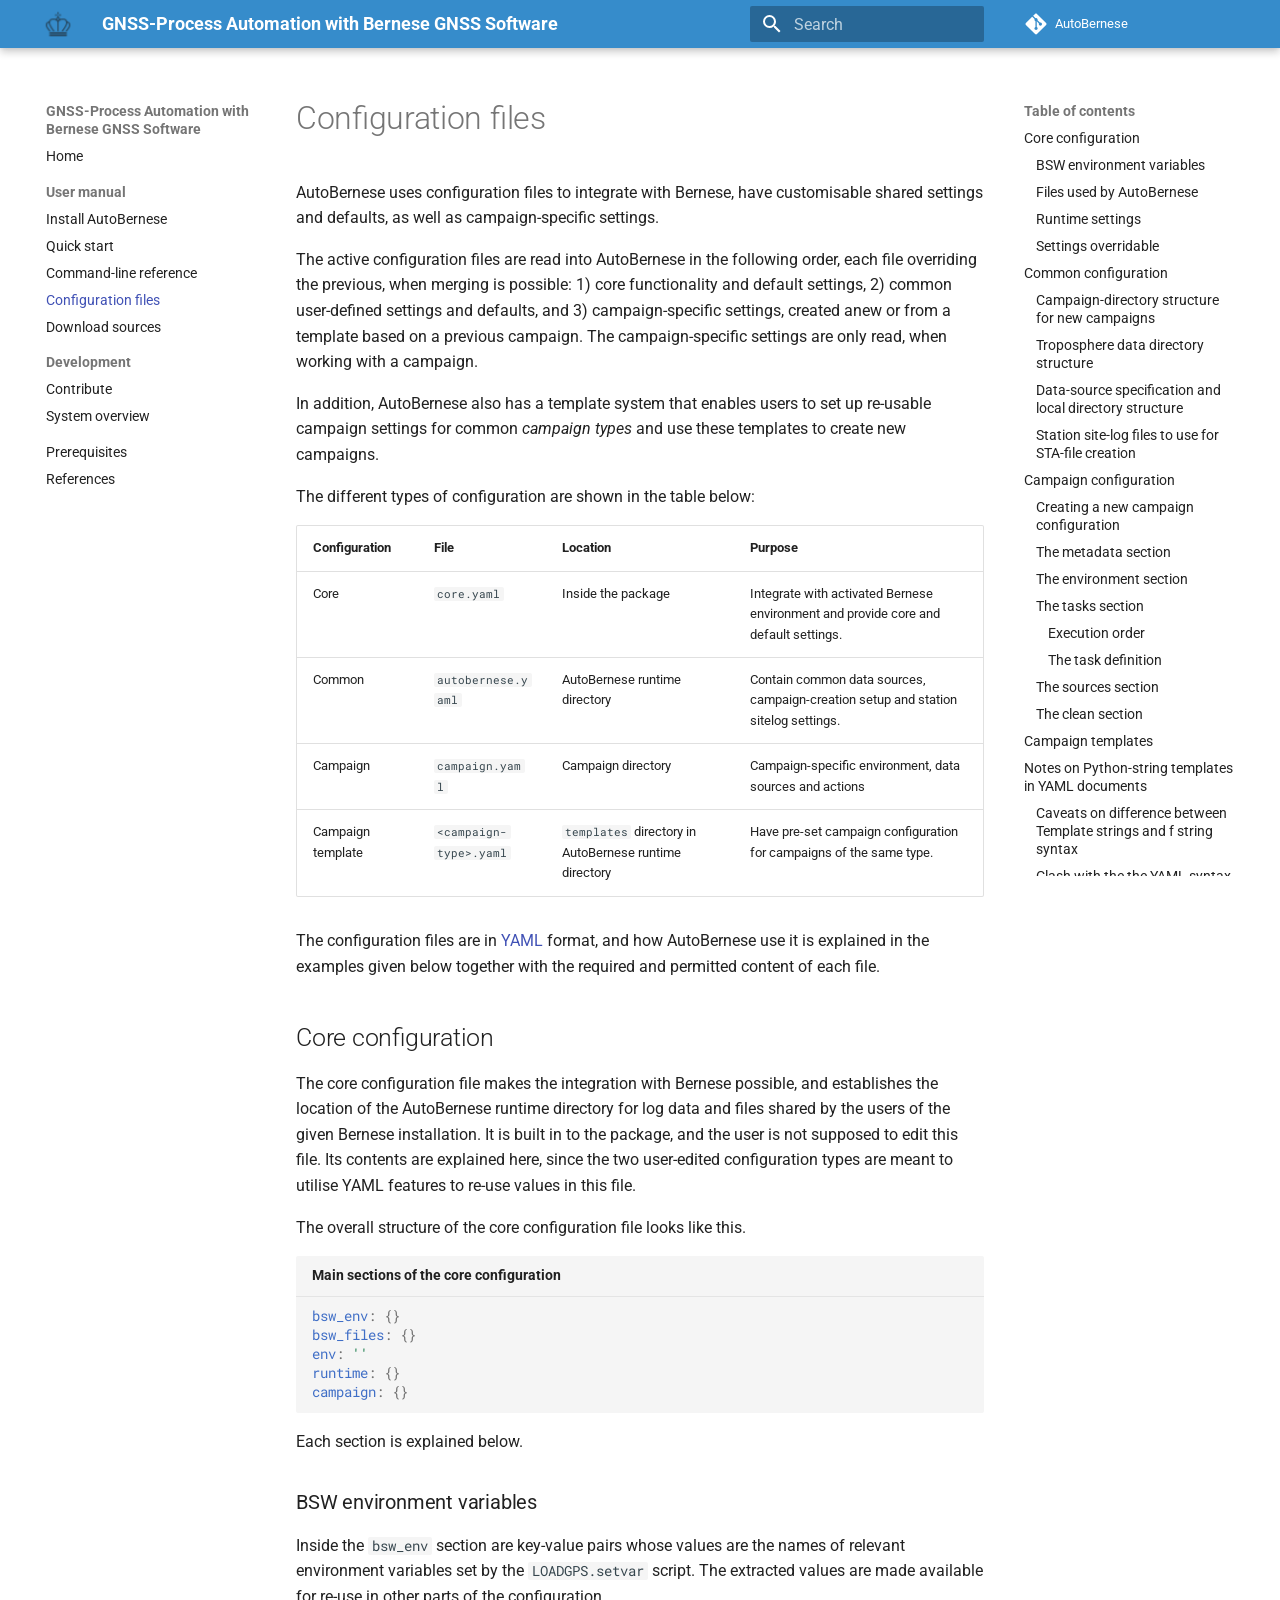
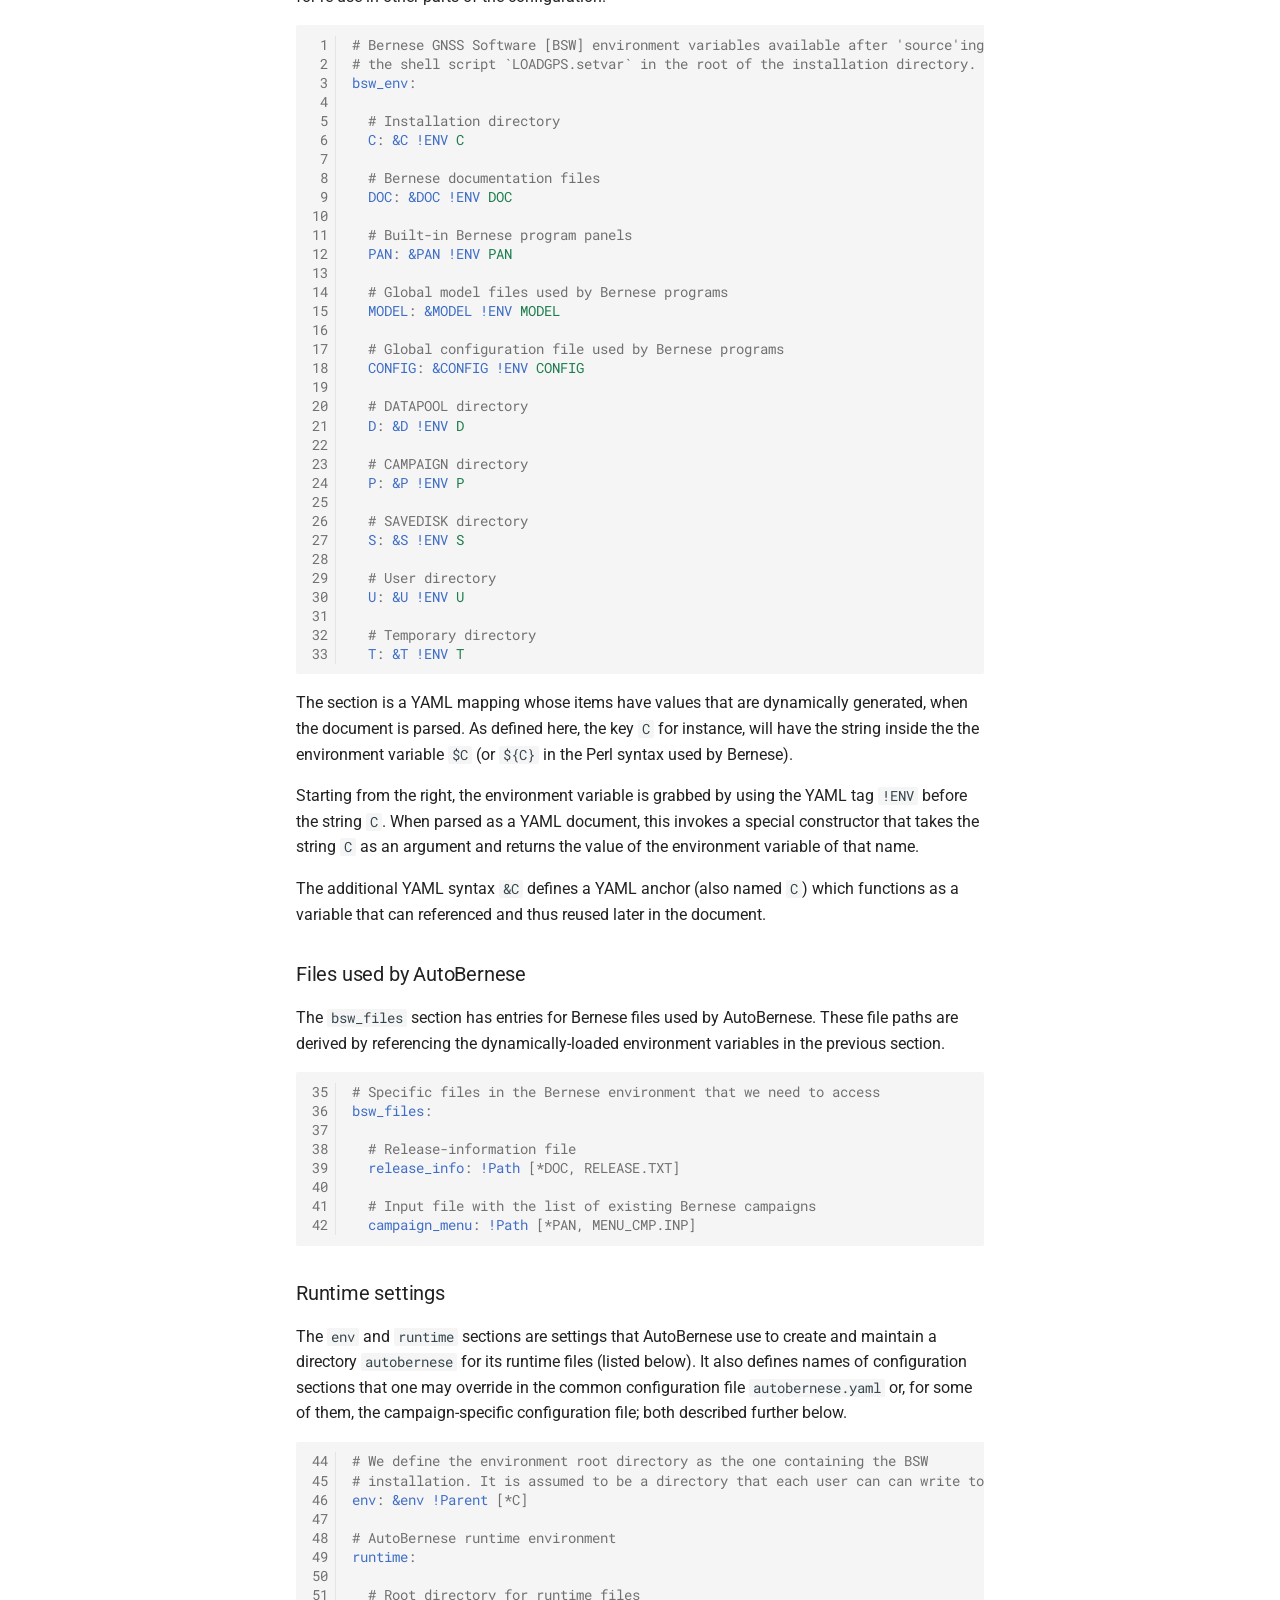
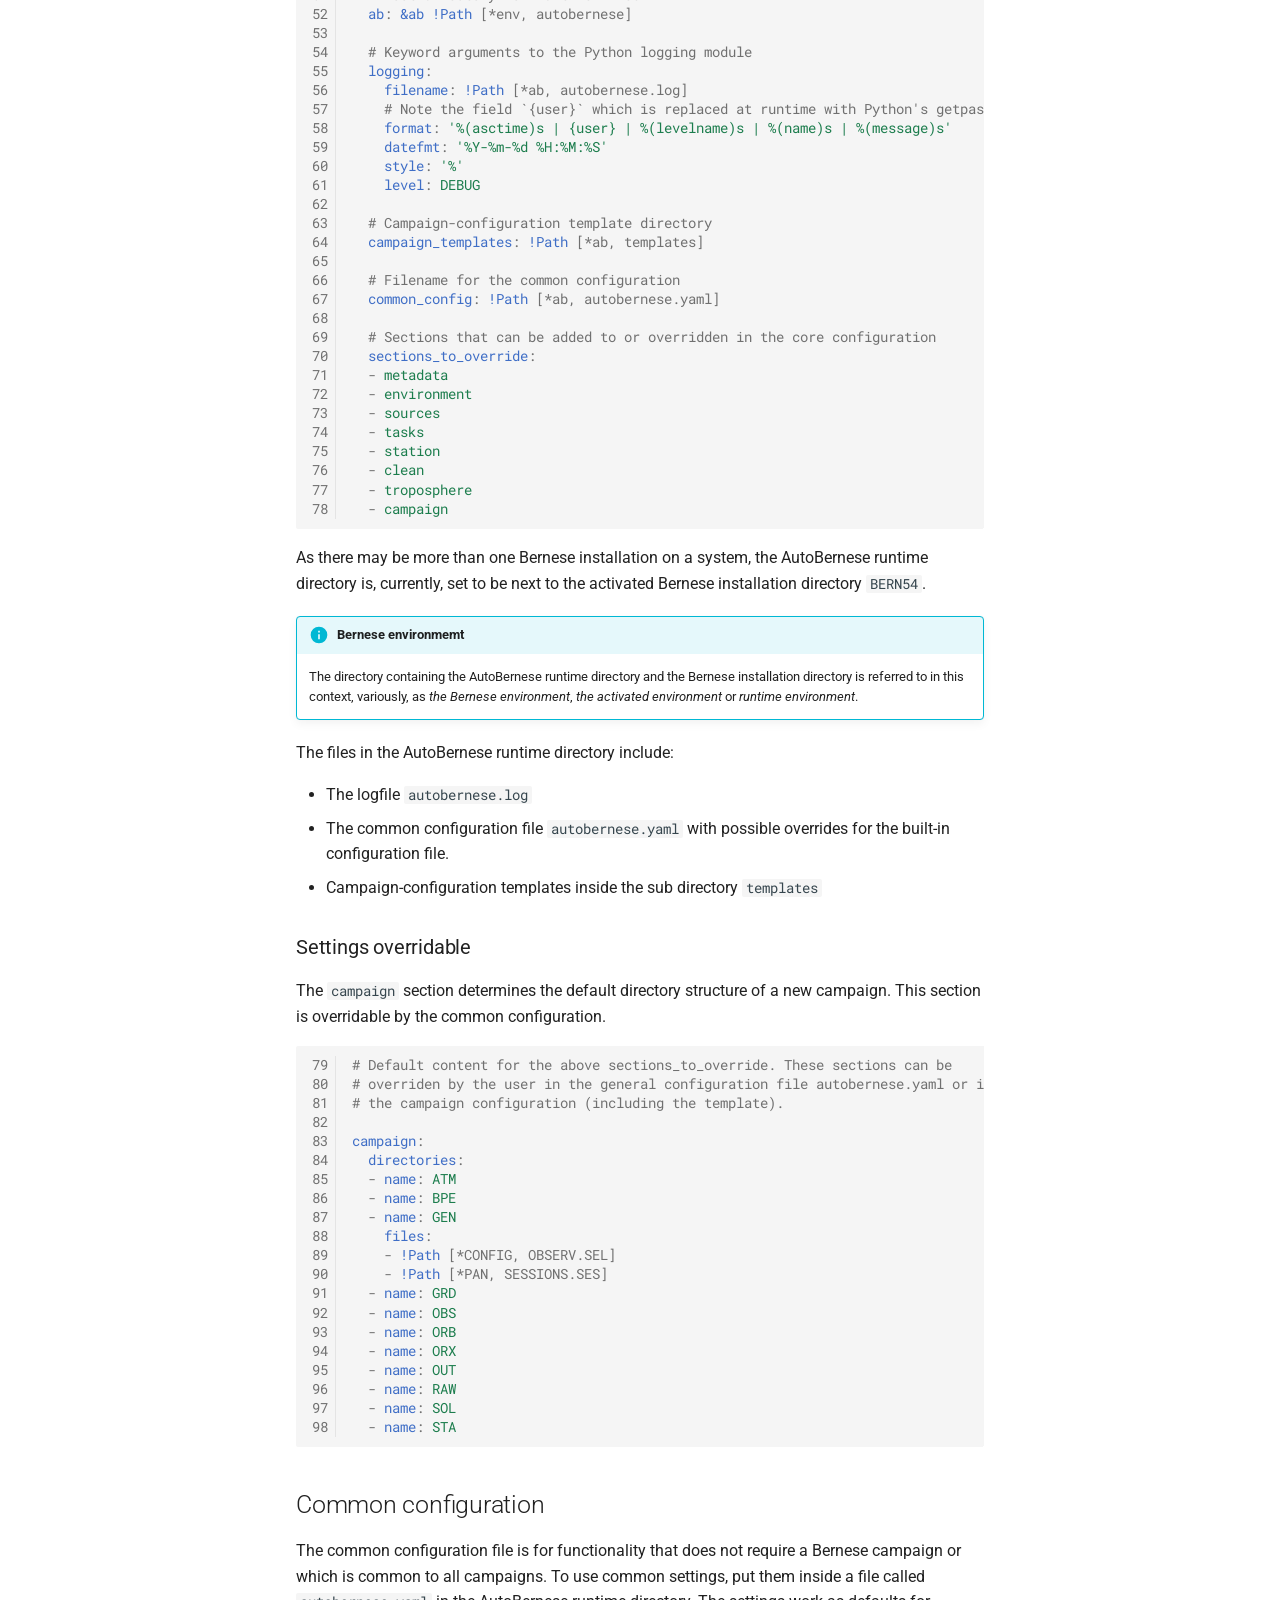
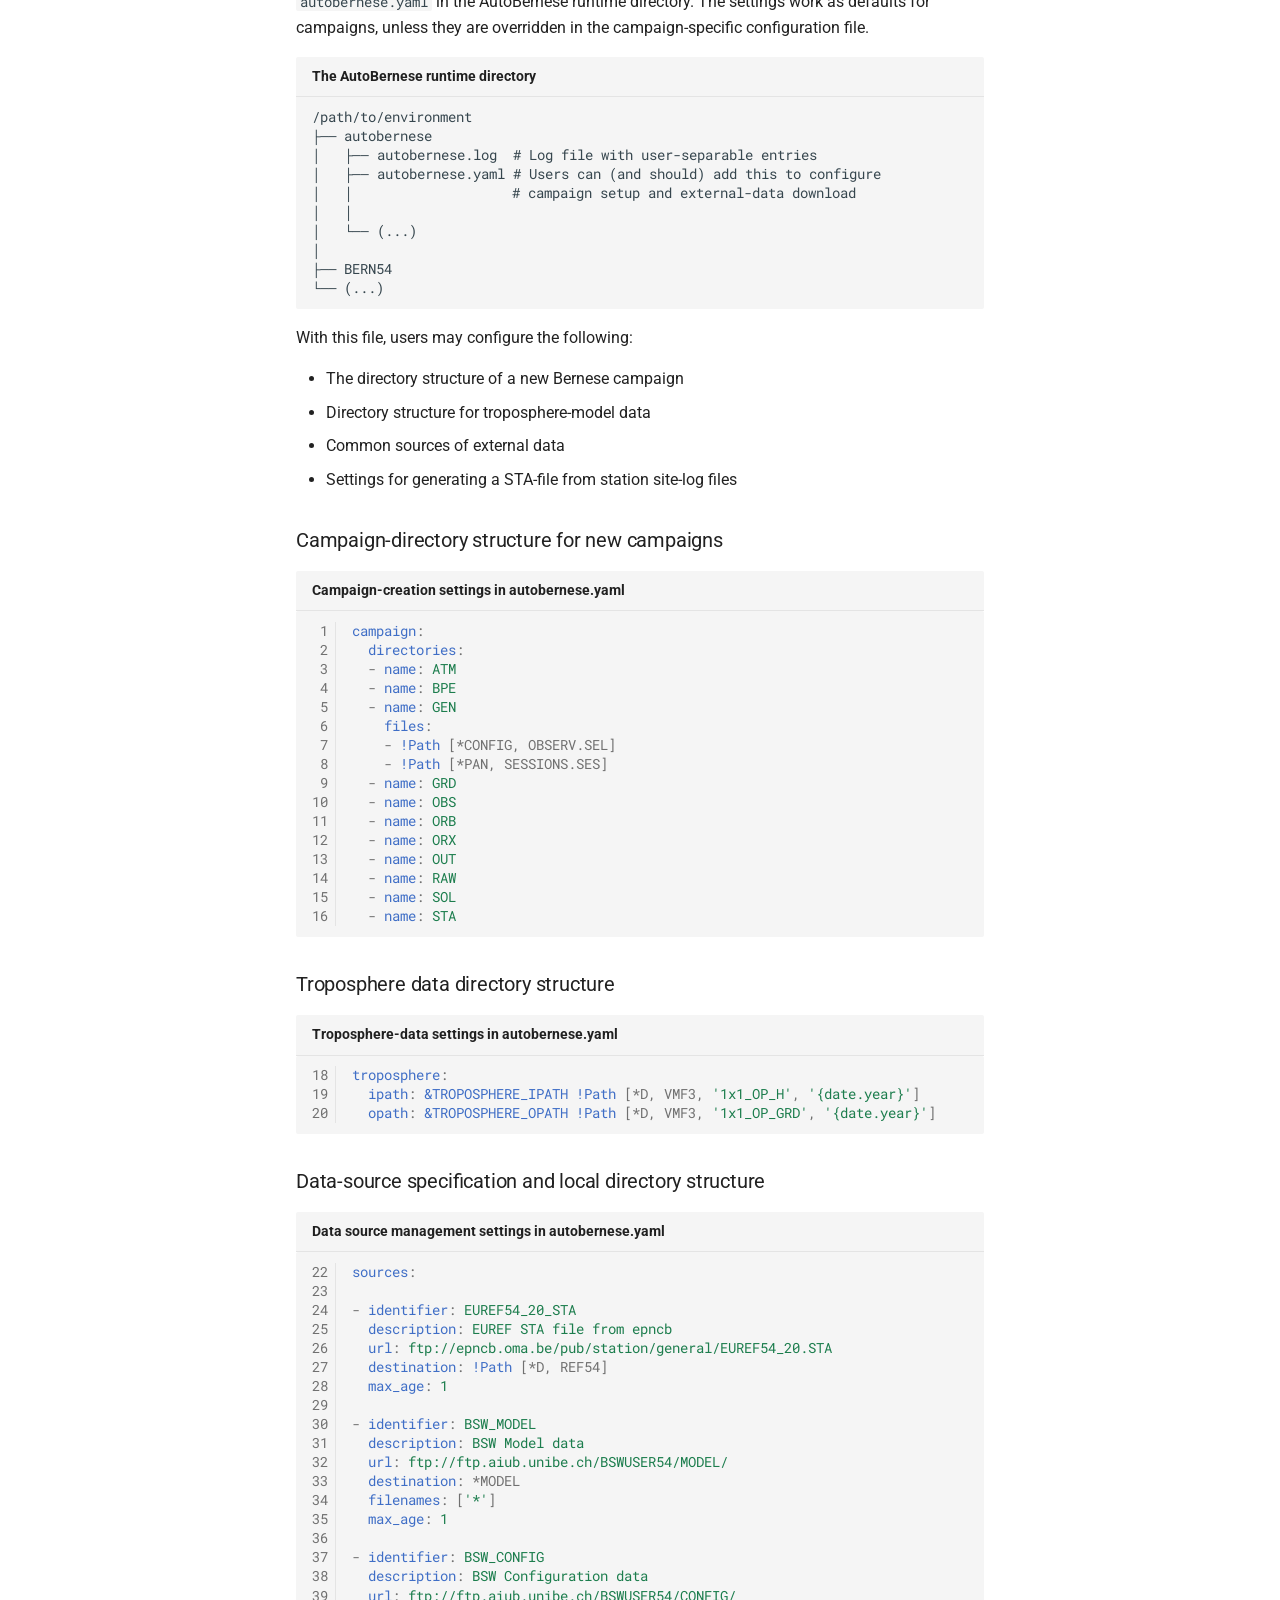
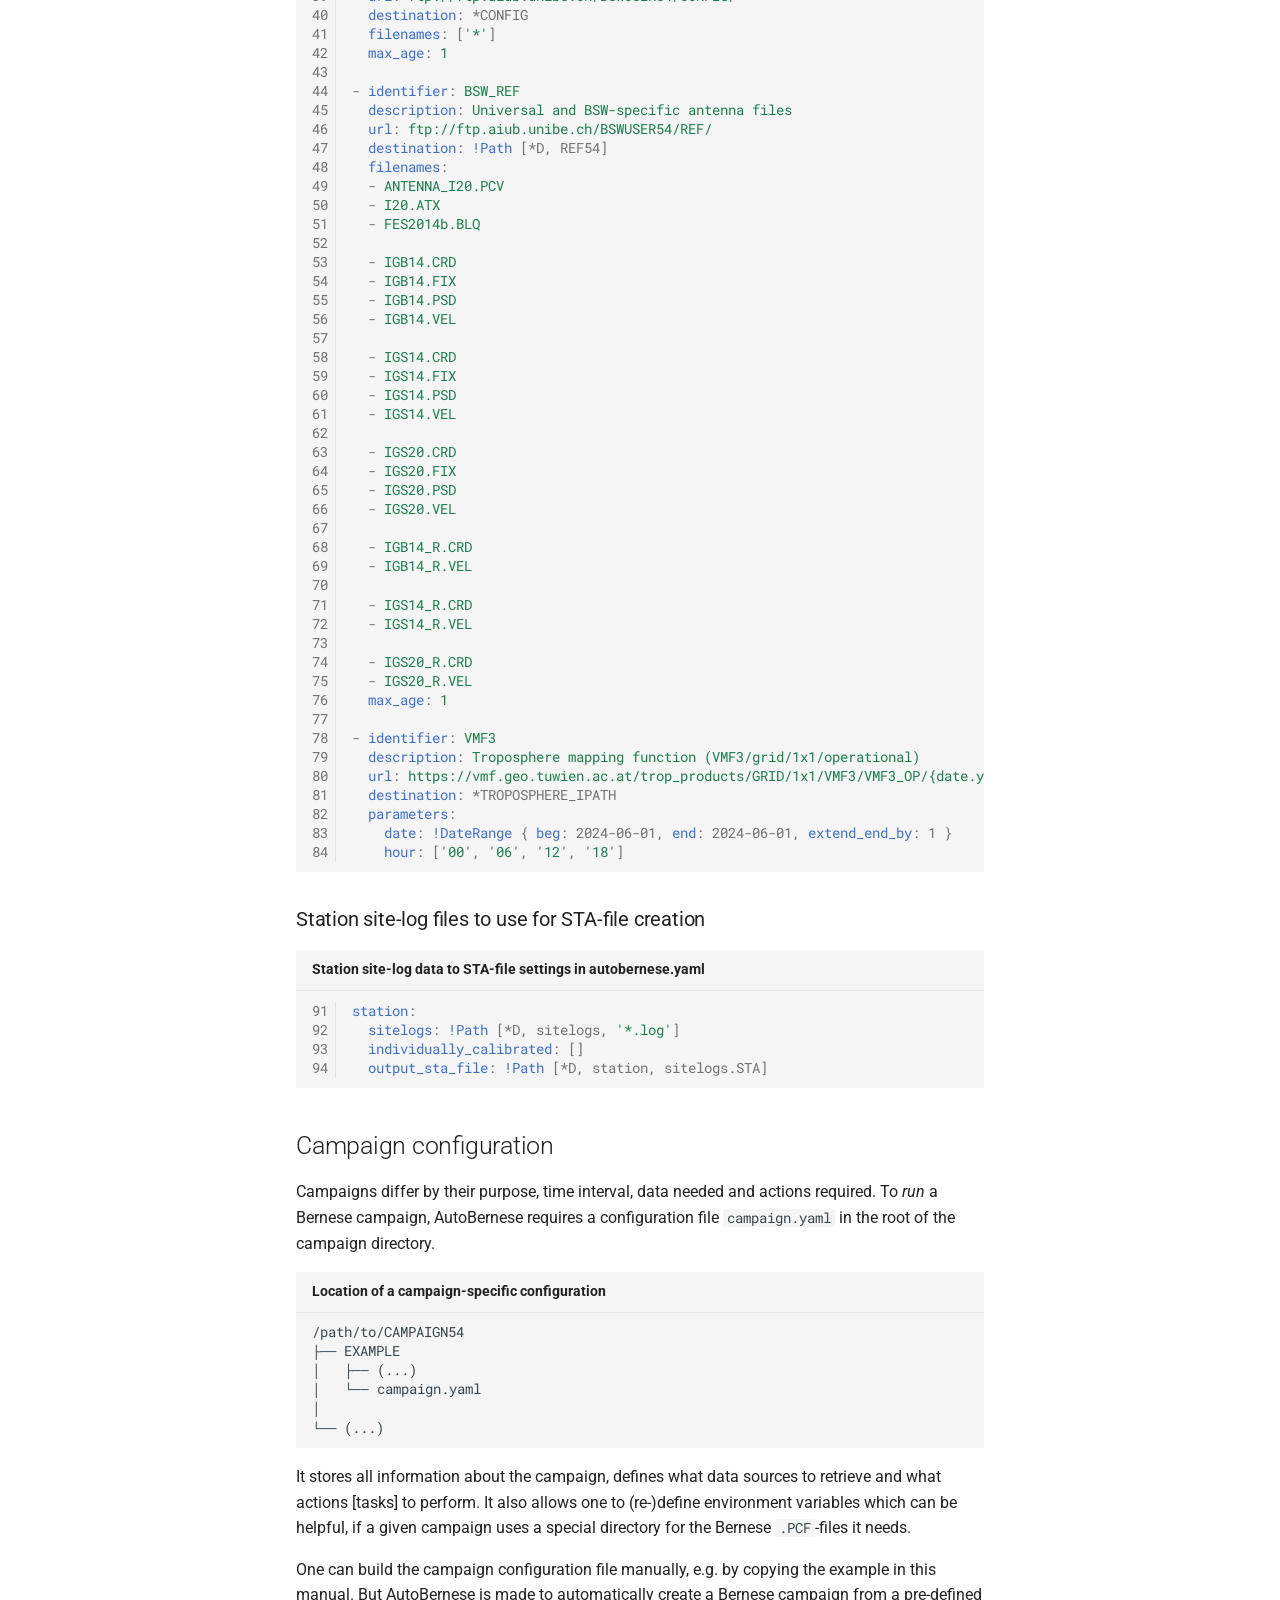
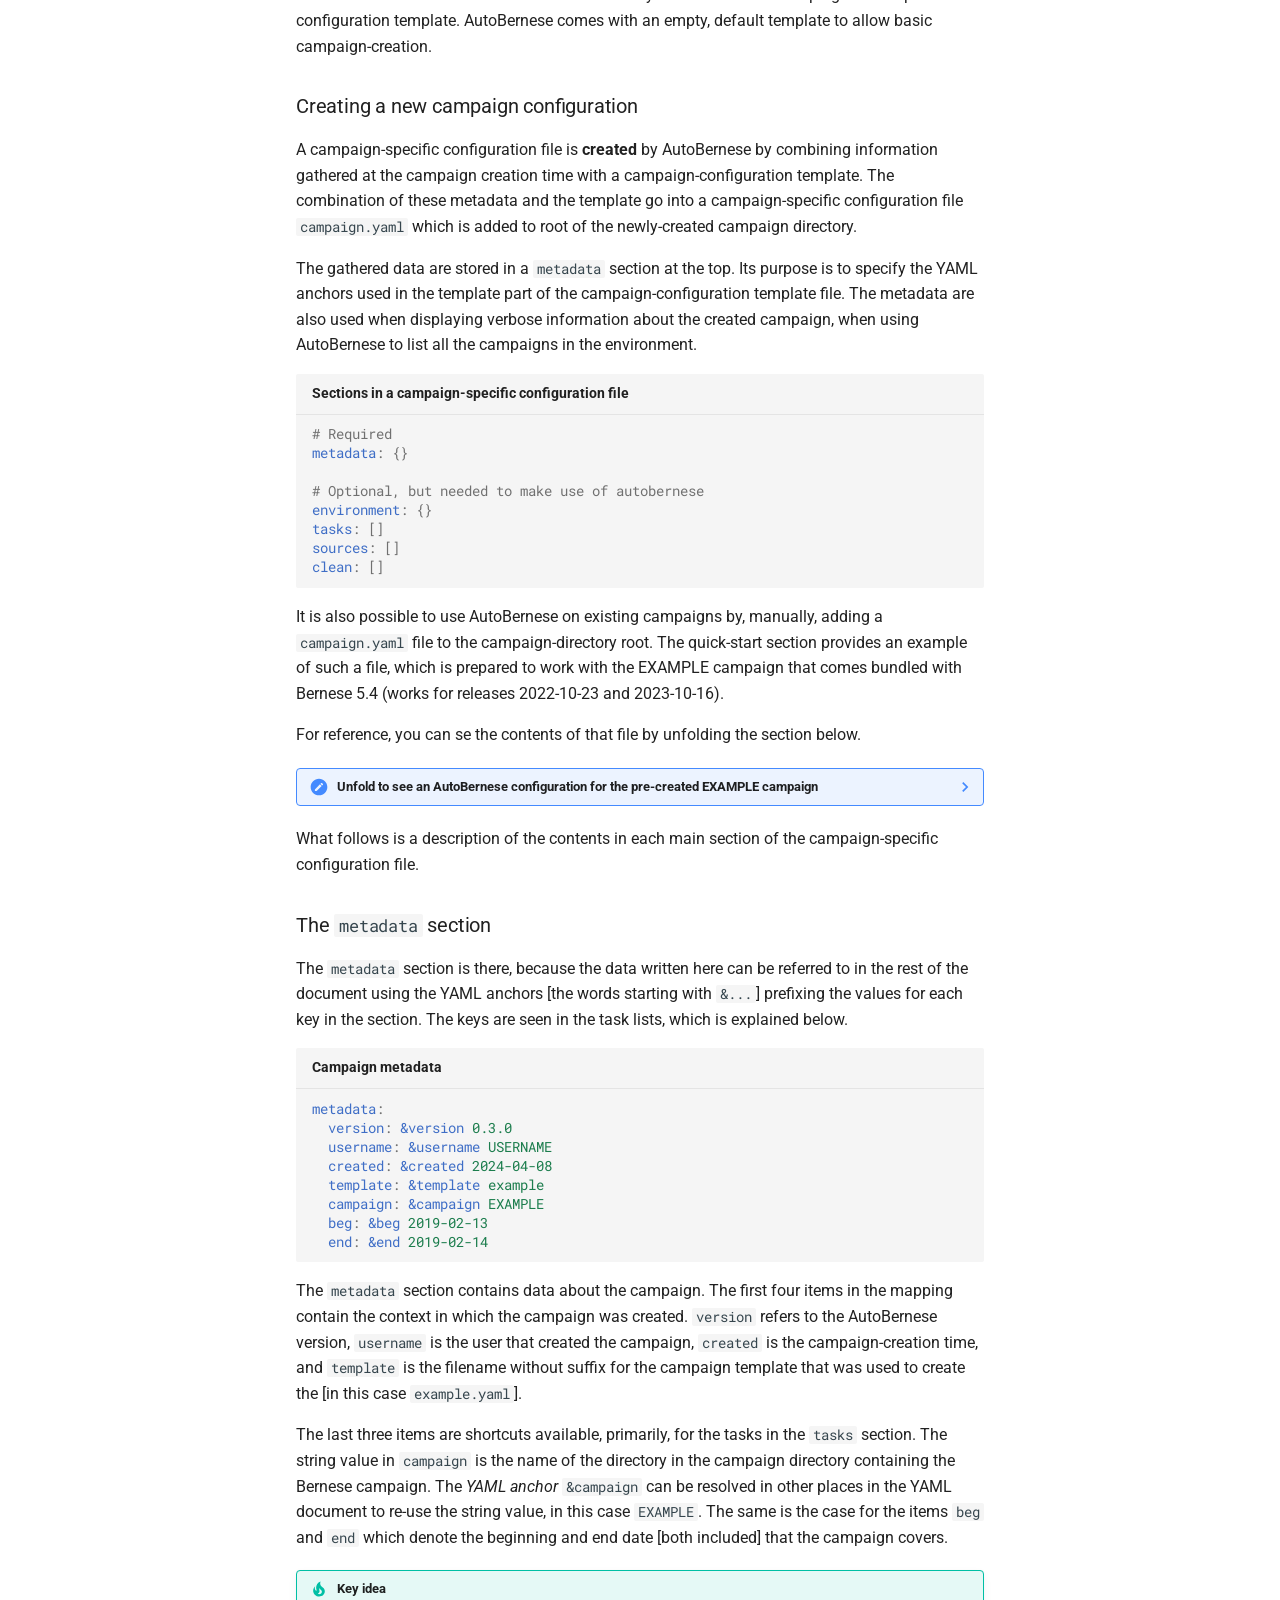
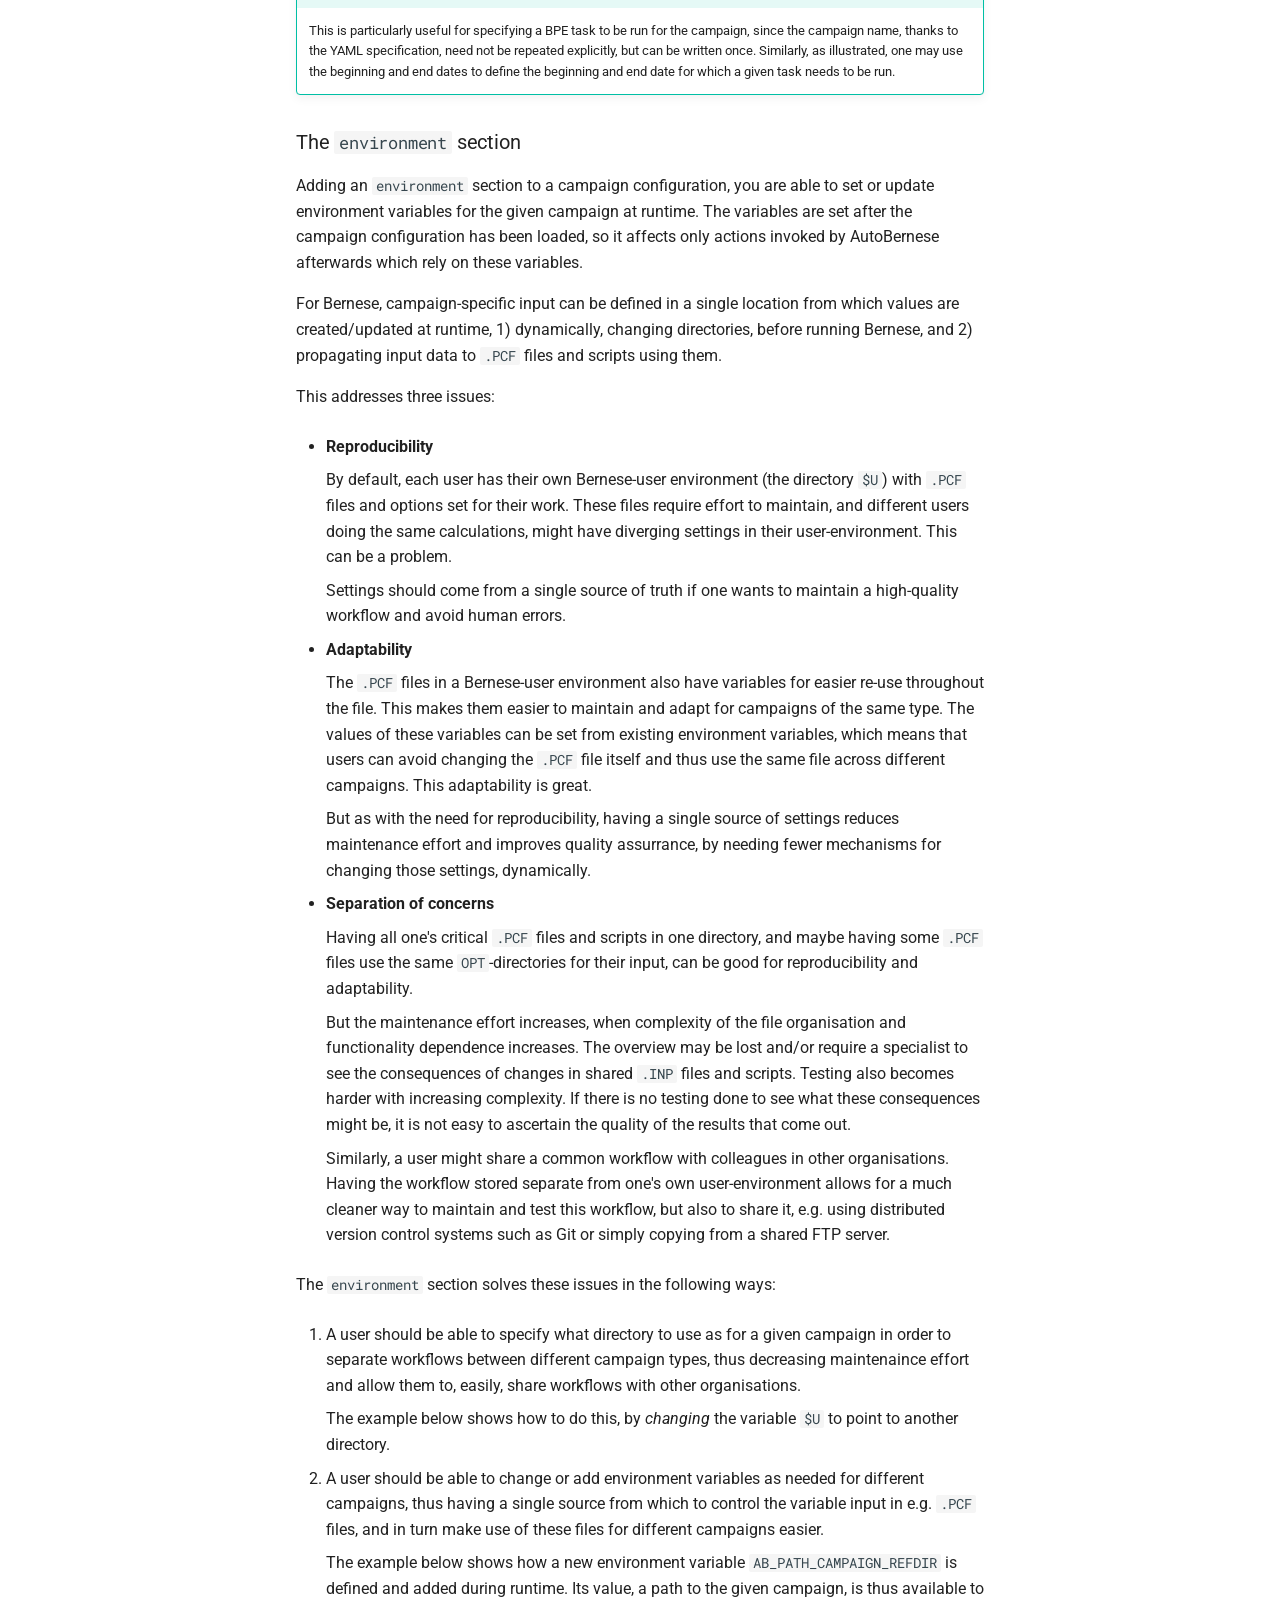
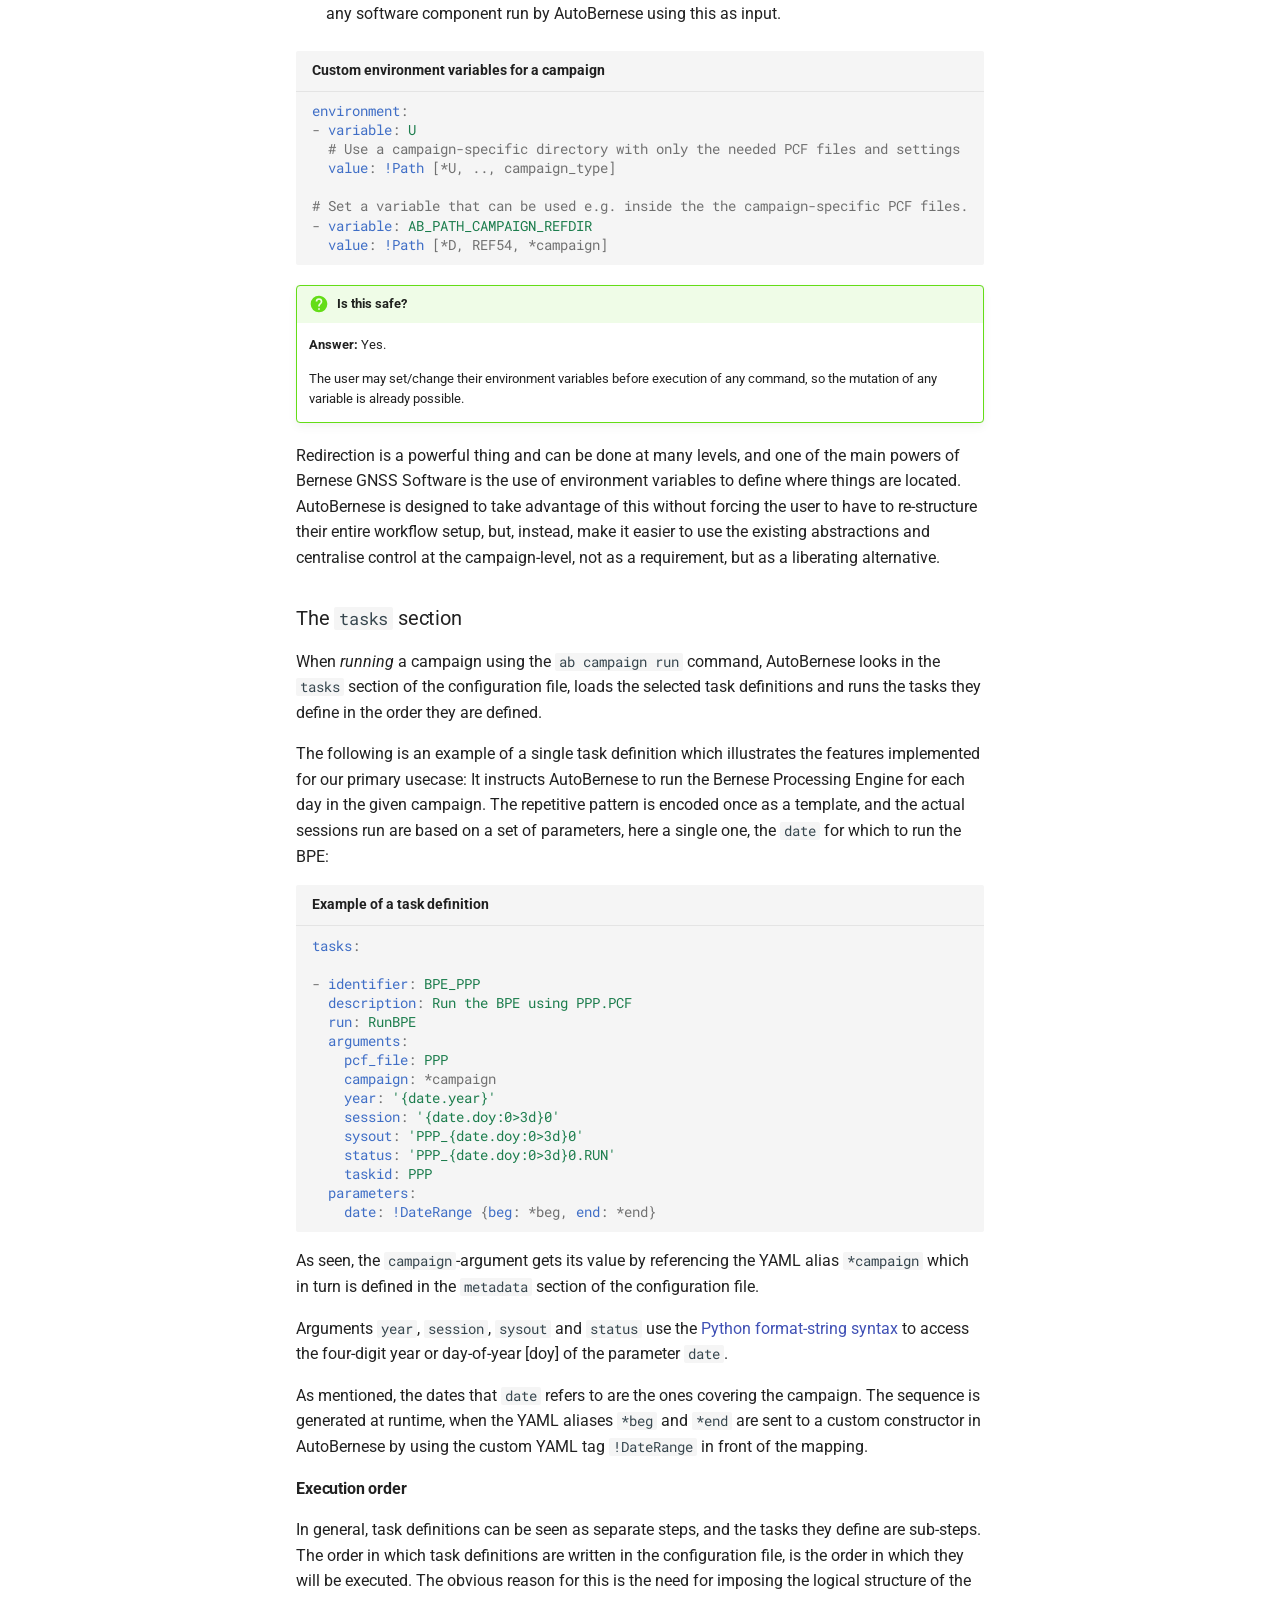
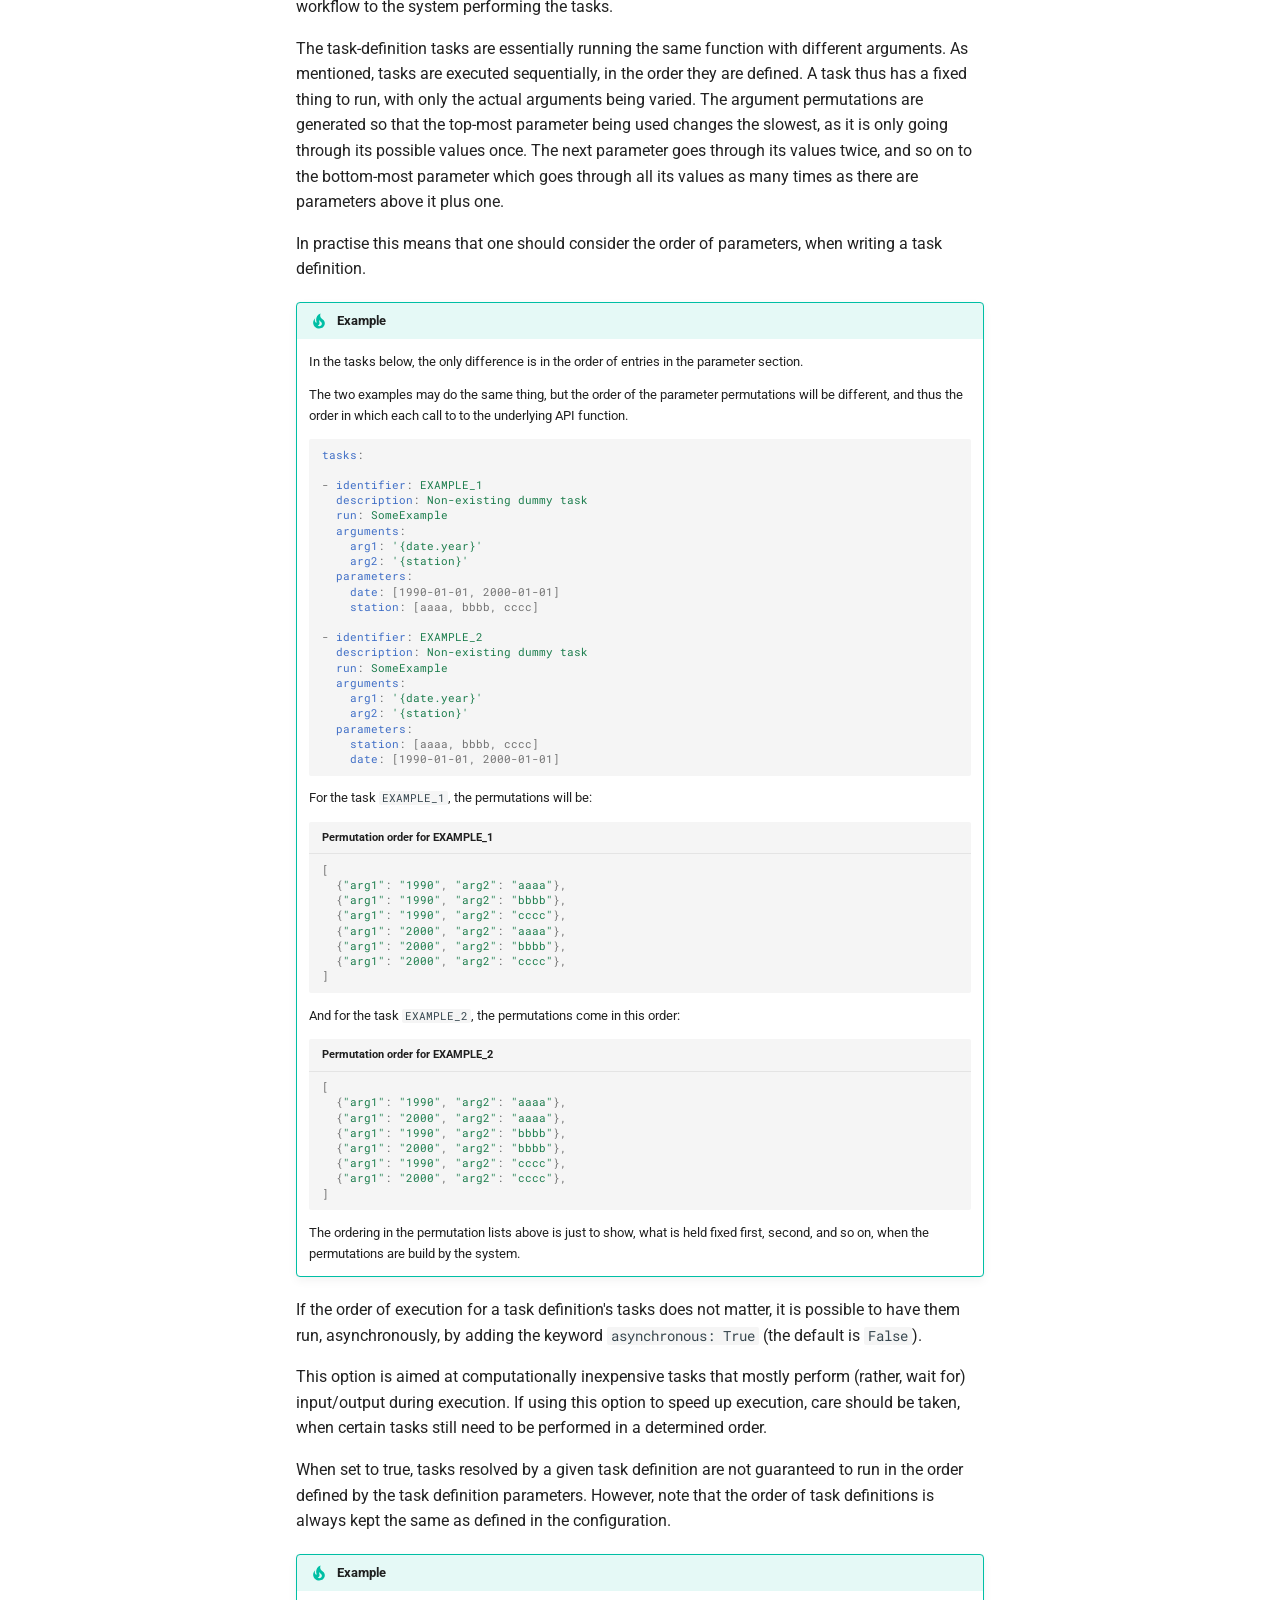
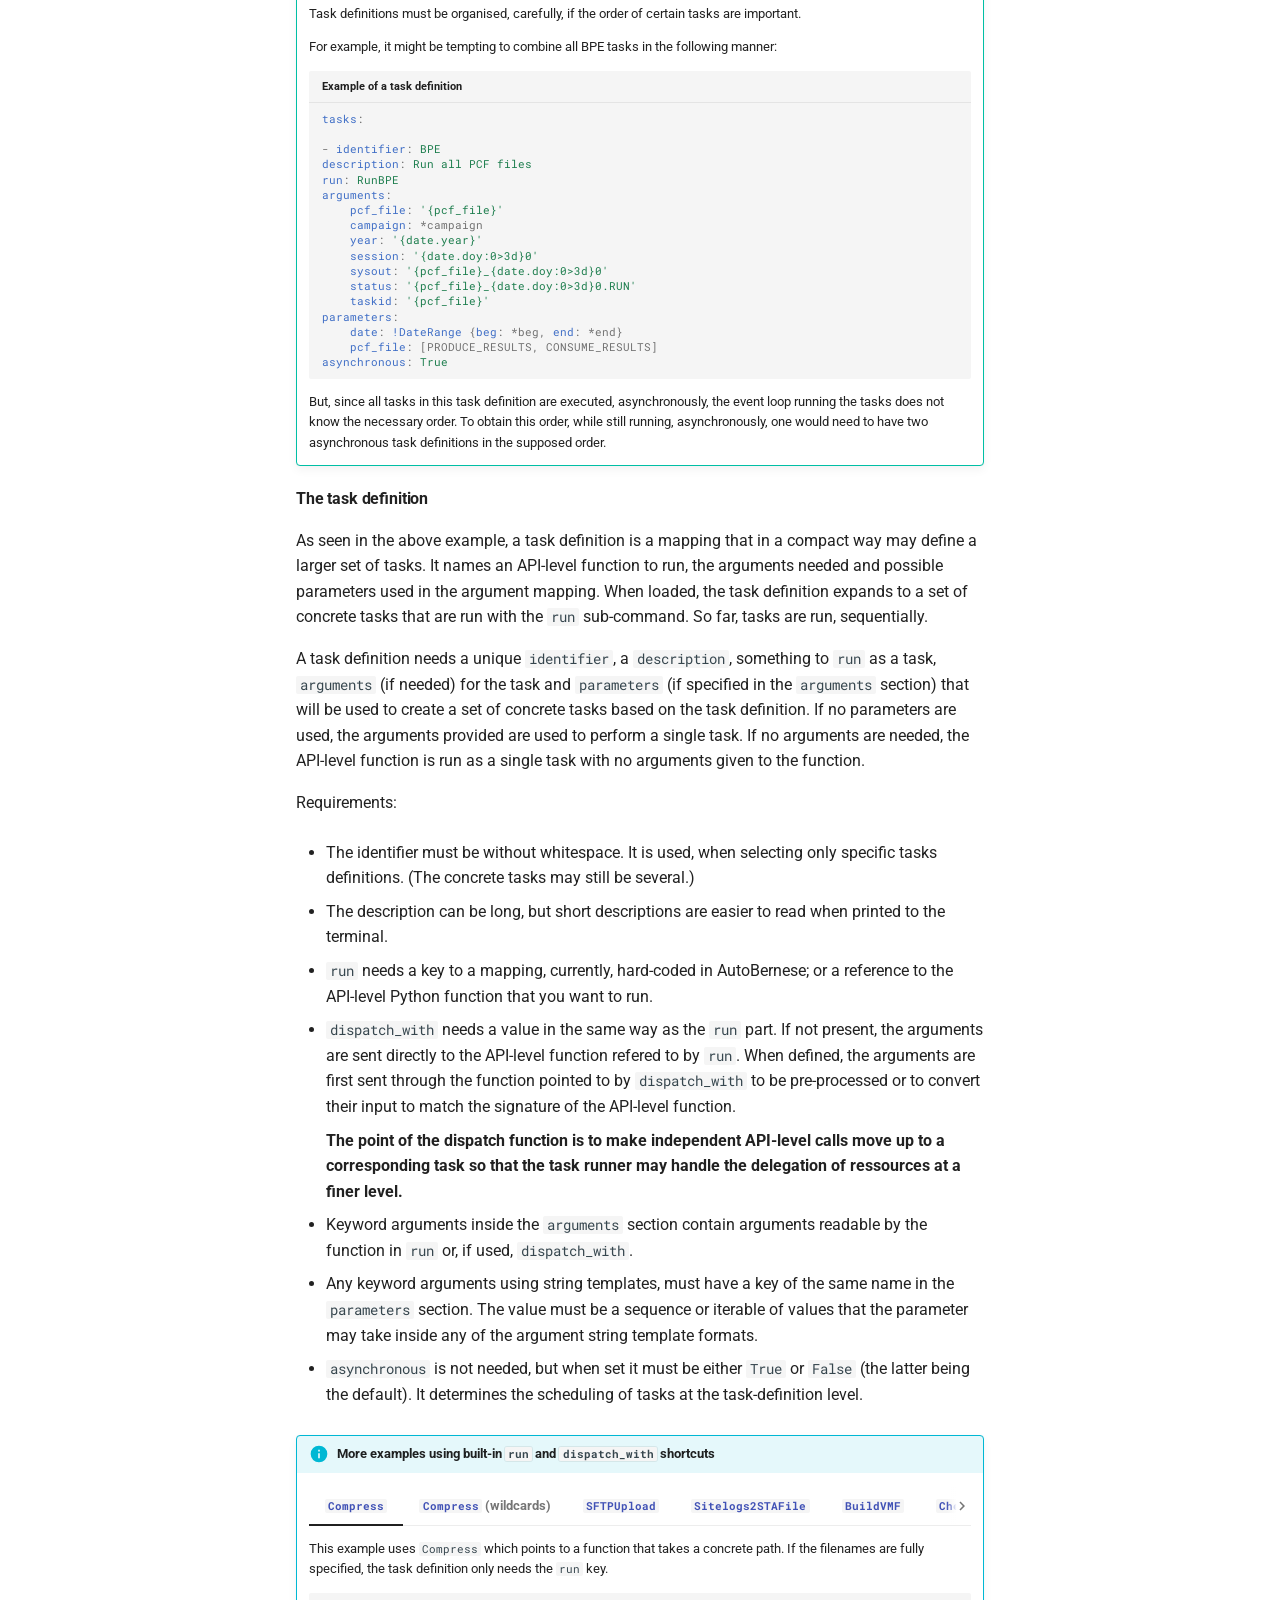
<file: manual/configuration-files/index.html>
<!DOCTYPE html><html lang="en" class="no-js"><head>
    
      <meta charset="utf-8">
      <meta name="viewport" content="width=device-width,initial-scale=1">
      
      
        <meta name="author" content="Joachim Mortensen">
      
      
      
        <link rel="prev" href="../command-reference/">
      
      
        <link rel="next" href="../download-sources/">
      
      
        
      
      
      <link rel="icon" href="../../assets/logo.png">
      <meta name="generator" content="mkdocs-1.6.1, mkdocs-material-9.7.6">
    
    
      
        <title>Configuration files - GNSS-Process Automation with Bernese GNSS Software</title>
      
    
    
      <link rel="stylesheet" href="../../assets/stylesheets/main.484c7ddc.min.css">
      
      


    
    
      
    
    
      
        
        
        <link rel="preconnect" href="https://fonts.gstatic.com" crossorigin="">
        <link rel="stylesheet" href="https://fonts.googleapis.com/css?family=Roboto:300,300i,400,400i,700,700i%7CRoboto+Mono:400,400i,700,700i&amp;display=fallback">
        <style>:root{--md-text-font:"Roboto";--md-code-font:"Roboto Mono"}</style>
      
    
    
      <link rel="stylesheet" href="../../stylesheets/extra.css">
    
      <link rel="stylesheet" href="../../stylesheets/asciinema-player.css">
    
    <script>__md_scope=new URL("../..",location),__md_hash=e=>[...e].reduce(((e,_)=>(e<<5)-e+_.charCodeAt(0)),0),__md_get=(e,_=localStorage,t=__md_scope)=>JSON.parse(_.getItem(t.pathname+"."+e)),__md_set=(e,_,t=localStorage,a=__md_scope)=>{try{t.setItem(a.pathname+"."+e,JSON.stringify(_))}catch(e){}}</script>
    
      

    
    
  <link href="../../assets/stylesheets/glightbox.min.css" rel="stylesheet"><script src="../../assets/javascripts/glightbox.min.js"></script><style id="glightbox-style">
            html.glightbox-open { overflow: initial; height: 100%; }
            .gslide-title { margin-top: 0px; user-select: text; }
            .gslide-desc { color: #666; user-select: text; }
            .gslide-image img { background: white; }
            .gscrollbar-fixer { padding-right: 15px; }
            .gdesc-inner { font-size: 0.75rem; }
            body[data-md-color-scheme="slate"] .gdesc-inner { background: var(--md-default-bg-color); }
            body[data-md-color-scheme="slate"] .gslide-title { color: var(--md-default-fg-color); }
            body[data-md-color-scheme="slate"] .gslide-desc { color: var(--md-default-fg-color); }
        </style></head>
  
  
    <body dir="ltr">
  
    
    <input class="md-toggle" data-md-toggle="drawer" type="checkbox" id="__drawer" autocomplete="off">
    <input class="md-toggle" data-md-toggle="search" type="checkbox" id="__search" autocomplete="off">
    <label class="md-overlay" for="__drawer"></label>
    <div data-md-component="skip">
      
        
        <a href="#core-configuration" class="md-skip">
          Skip to content
        </a>
      
    </div>
    <div data-md-component="announce">
      
    </div>
    
    
      

  

<header class="md-header md-header--shadow" data-md-component="header">
  <nav class="md-header__inner md-grid" aria-label="Header">
    <a href="../.." title="GNSS-Process Automation with Bernese GNSS Software" class="md-header__button md-logo" aria-label="GNSS-Process Automation with Bernese GNSS Software" data-md-component="logo">
      
  <img src="../../assets/logo.png" alt="logo">

    </a>
    <label class="md-header__button md-icon" for="__drawer">
      
      <svg xmlns="http://www.w3.org/2000/svg" viewBox="0 0 24 24"><path d="M3 6h18v2H3zm0 5h18v2H3zm0 5h18v2H3z"></path></svg>
    </label>
    <div class="md-header__title" data-md-component="header-title">
      <div class="md-header__ellipsis">
        <div class="md-header__topic">
          <span class="md-ellipsis">
            GNSS-Process Automation with Bernese GNSS Software
          </span>
        </div>
        <div class="md-header__topic" data-md-component="header-topic">
          <span class="md-ellipsis">
            
              Configuration files
            
          </span>
        </div>
      </div>
    </div>
    
    
      <script>var palette=__md_get("__palette");if(palette&&palette.color){if("(prefers-color-scheme)"===palette.color.media){var media=matchMedia("(prefers-color-scheme: light)"),input=document.querySelector(media.matches?"[data-md-color-media='(prefers-color-scheme: light)']":"[data-md-color-media='(prefers-color-scheme: dark)']");palette.color.media=input.getAttribute("data-md-color-media"),palette.color.scheme=input.getAttribute("data-md-color-scheme"),palette.color.primary=input.getAttribute("data-md-color-primary"),palette.color.accent=input.getAttribute("data-md-color-accent")}for(var[key,value]of Object.entries(palette.color))document.body.setAttribute("data-md-color-"+key,value)}</script>
    
    
    
      
      
        <label class="md-header__button md-icon" for="__search">
          
          <svg xmlns="http://www.w3.org/2000/svg" viewBox="0 0 24 24"><path d="M9.5 3A6.5 6.5 0 0 1 16 9.5c0 1.61-.59 3.09-1.56 4.23l.27.27h.79l5 5-1.5 1.5-5-5v-.79l-.27-.27A6.52 6.52 0 0 1 9.5 16 6.5 6.5 0 0 1 3 9.5 6.5 6.5 0 0 1 9.5 3m0 2C7 5 5 7 5 9.5S7 14 9.5 14 14 12 14 9.5 12 5 9.5 5"></path></svg>
        </label>
        <div class="md-search" data-md-component="search" role="dialog">
  <label class="md-search__overlay" for="__search"></label>
  <div class="md-search__inner" role="search">
    <form class="md-search__form" name="search">
      <input type="text" class="md-search__input" name="query" aria-label="Search" placeholder="Search" autocapitalize="off" autocorrect="off" autocomplete="off" spellcheck="false" data-md-component="search-query" required="">
      <label class="md-search__icon md-icon" for="__search">
        
        <svg xmlns="http://www.w3.org/2000/svg" viewBox="0 0 24 24"><path d="M9.5 3A6.5 6.5 0 0 1 16 9.5c0 1.61-.59 3.09-1.56 4.23l.27.27h.79l5 5-1.5 1.5-5-5v-.79l-.27-.27A6.52 6.52 0 0 1 9.5 16 6.5 6.5 0 0 1 3 9.5 6.5 6.5 0 0 1 9.5 3m0 2C7 5 5 7 5 9.5S7 14 9.5 14 14 12 14 9.5 12 5 9.5 5"></path></svg>
        
        <svg xmlns="http://www.w3.org/2000/svg" viewBox="0 0 24 24"><path d="M20 11v2H8l5.5 5.5-1.42 1.42L4.16 12l7.92-7.92L13.5 5.5 8 11z"></path></svg>
      </label>
      <nav class="md-search__options" aria-label="Search">
        
        <button type="reset" class="md-search__icon md-icon" title="Clear" aria-label="Clear" tabindex="-1">
          
          <svg xmlns="http://www.w3.org/2000/svg" viewBox="0 0 24 24"><path d="M19 6.41 17.59 5 12 10.59 6.41 5 5 6.41 10.59 12 5 17.59 6.41 19 12 13.41 17.59 19 19 17.59 13.41 12z"></path></svg>
        </button>
      </nav>
      
    </form>
    <div class="md-search__output">
      <div class="md-search__scrollwrap" tabindex="0" data-md-scrollfix="">
        <div class="md-search-result" data-md-component="search-result">
          <div class="md-search-result__meta">
            Initializing search
          </div>
          <ol class="md-search-result__list" role="presentation"></ol>
        </div>
      </div>
    </div>
  </div>
</div>
      
    
    
      <div class="md-header__source">
        <a href="https://github.com/SDFIdk/AutoBernese" title="Go to repository" class="md-source" data-md-component="source">
  <div class="md-source__icon md-icon">
    
    <svg xmlns="http://www.w3.org/2000/svg" viewBox="0 0 448 512"><!--! Font Awesome Free 7.1.0 by @fontawesome - https://fontawesome.com License - https://fontawesome.com/license/free (Icons: CC BY 4.0, Fonts: SIL OFL 1.1, Code: MIT License) Copyright 2025 Fonticons, Inc.--><path d="M439.6 236.1 244 40.5c-5.4-5.5-12.8-8.5-20.4-8.5s-15 3-20.4 8.4L162.5 81l51.5 51.5c27.1-9.1 52.7 16.8 43.4 43.7l49.7 49.7c34.2-11.8 61.2 31 35.5 56.7-26.5 26.5-70.2-2.9-56-37.3L240.3 199v121.9c25.3 12.5 22.3 41.8 9.1 55-6.4 6.4-15.2 10.1-24.3 10.1s-17.8-3.6-24.3-10.1c-17.6-17.6-11.1-46.9 11.2-56v-123c-20.8-8.5-24.6-30.7-18.6-45L142.6 101 8.5 235.1C3 240.6 0 247.9 0 255.5s3 15 8.5 20.4l195.6 195.7c5.4 5.4 12.7 8.4 20.4 8.4s15-3 20.4-8.4l194.7-194.7c5.4-5.4 8.4-12.8 8.4-20.4s-3-15-8.4-20.4"></path></svg>
  </div>
  <div class="md-source__repository">
    AutoBernese
  </div>
</a>
      </div>
    
  </nav>
  
</header>
    
    <div class="md-container" data-md-component="container">
      
      
        
          
        
      
      <main class="md-main" data-md-component="main">
        <div class="md-main__inner md-grid">
          
            
              
              <div class="md-sidebar md-sidebar--primary" data-md-component="sidebar" data-md-type="navigation">
                <div class="md-sidebar__scrollwrap">
                  <div class="md-sidebar__inner">
                    



<nav class="md-nav md-nav--primary" aria-label="Navigation" data-md-level="0">
  <label class="md-nav__title" for="__drawer">
    <a href="../.." title="GNSS-Process Automation with Bernese GNSS Software" class="md-nav__button md-logo" aria-label="GNSS-Process Automation with Bernese GNSS Software" data-md-component="logo">
      
  <img src="../../assets/logo.png" alt="logo">

    </a>
    GNSS-Process Automation with Bernese GNSS Software
  </label>
  
    <div class="md-nav__source">
      <a href="https://github.com/SDFIdk/AutoBernese" title="Go to repository" class="md-source" data-md-component="source">
  <div class="md-source__icon md-icon">
    
    <svg xmlns="http://www.w3.org/2000/svg" viewBox="0 0 448 512"><!--! Font Awesome Free 7.1.0 by @fontawesome - https://fontawesome.com License - https://fontawesome.com/license/free (Icons: CC BY 4.0, Fonts: SIL OFL 1.1, Code: MIT License) Copyright 2025 Fonticons, Inc.--><path d="M439.6 236.1 244 40.5c-5.4-5.5-12.8-8.5-20.4-8.5s-15 3-20.4 8.4L162.5 81l51.5 51.5c27.1-9.1 52.7 16.8 43.4 43.7l49.7 49.7c34.2-11.8 61.2 31 35.5 56.7-26.5 26.5-70.2-2.9-56-37.3L240.3 199v121.9c25.3 12.5 22.3 41.8 9.1 55-6.4 6.4-15.2 10.1-24.3 10.1s-17.8-3.6-24.3-10.1c-17.6-17.6-11.1-46.9 11.2-56v-123c-20.8-8.5-24.6-30.7-18.6-45L142.6 101 8.5 235.1C3 240.6 0 247.9 0 255.5s3 15 8.5 20.4l195.6 195.7c5.4 5.4 12.7 8.4 20.4 8.4s15-3 20.4-8.4l194.7-194.7c5.4-5.4 8.4-12.8 8.4-20.4s-3-15-8.4-20.4"></path></svg>
  </div>
  <div class="md-source__repository">
    AutoBernese
  </div>
</a>
    </div>
  
  <ul class="md-nav__list" data-md-scrollfix="">
    
      
      
  
  
  
  
    <li class="md-nav__item">
      <a href="../.." class="md-nav__link">
        
  
  
  <span class="md-ellipsis">
    
  
    Home
  

    
  </span>
  
  

      </a>
    </li>
  

    
      
      
  
  
    
  
  
  
    
    
    
    
      
        
        
      
    
    
    <li class="md-nav__item md-nav__item--active md-nav__item--section md-nav__item--nested">
      
        
        
        <input class="md-nav__toggle md-toggle " type="checkbox" id="__nav_2" checked="">
        
          
          <label class="md-nav__link" for="__nav_2" id="__nav_2_label" tabindex="">
            
  
  
  <span class="md-ellipsis">
    
  
    User manual
  

    
  </span>
  
  

            <span class="md-nav__icon md-icon"></span>
          </label>
        
        <nav class="md-nav" data-md-level="1" aria-labelledby="__nav_2_label" aria-expanded="true">
          <label class="md-nav__title" for="__nav_2">
            <span class="md-nav__icon md-icon"></span>
            
  
    User manual
  

          </label>
          <ul class="md-nav__list" data-md-scrollfix="">
            
              
                
  
  
  
  
    <li class="md-nav__item">
      <a href="../install-autobernese/" class="md-nav__link">
        
  
  
  <span class="md-ellipsis">
    
  
    Install AutoBernese
  

    
  </span>
  
  

      </a>
    </li>
  

              
            
              
                
  
  
  
  
    <li class="md-nav__item">
      <a href="../quick-start/" class="md-nav__link">
        
  
  
  <span class="md-ellipsis">
    
  
    Quick start
  

    
  </span>
  
  

      </a>
    </li>
  

              
            
              
                
  
  
  
  
    <li class="md-nav__item">
      <a href="../command-reference/" class="md-nav__link">
        
  
  
  <span class="md-ellipsis">
    
  
    Command-line reference
  

    
  </span>
  
  

      </a>
    </li>
  

              
            
              
                
  
  
    
  
  
  
    <li class="md-nav__item md-nav__item--active">
      
      <input class="md-nav__toggle md-toggle" type="checkbox" id="__toc">
      
      
      
        <label class="md-nav__link md-nav__link--active" for="__toc">
          
  
  
  <span class="md-ellipsis">
    
  
    Configuration files
  

    
  </span>
  
  

          <span class="md-nav__icon md-icon"></span>
        </label>
      
      <a href="./" class="md-nav__link md-nav__link--active">
        
  
  
  <span class="md-ellipsis">
    
  
    Configuration files
  

    
  </span>
  
  

      </a>
      
        

<nav class="md-nav md-nav--secondary" aria-label="Table of contents">
  
  
  
  
    <label class="md-nav__title" for="__toc">
      <span class="md-nav__icon md-icon"></span>
      Table of contents
    </label>
    <ul class="md-nav__list" data-md-component="toc" data-md-scrollfix="">
      
        <li class="md-nav__item">
  <a href="#core-configuration" class="md-nav__link">
    <span class="md-ellipsis">
      
        Core configuration
      
    </span>
  </a>
  
    <nav class="md-nav" aria-label="Core configuration">
      <ul class="md-nav__list">
        
          <li class="md-nav__item">
  <a href="#bsw-environment-variables" class="md-nav__link">
    <span class="md-ellipsis">
      
        BSW environment variables
      
    </span>
  </a>
  
</li>
        
          <li class="md-nav__item">
  <a href="#files-used-by-autobernese" class="md-nav__link">
    <span class="md-ellipsis">
      
        Files used by AutoBernese
      
    </span>
  </a>
  
</li>
        
          <li class="md-nav__item">
  <a href="#runtime-settings" class="md-nav__link">
    <span class="md-ellipsis">
      
        Runtime settings
      
    </span>
  </a>
  
</li>
        
          <li class="md-nav__item">
  <a href="#settings-overridable" class="md-nav__link">
    <span class="md-ellipsis">
      
        Settings overridable
      
    </span>
  </a>
  
</li>
        
      </ul>
    </nav>
  
</li>
      
        <li class="md-nav__item">
  <a href="#common-configuration" class="md-nav__link">
    <span class="md-ellipsis">
      
        Common configuration
      
    </span>
  </a>
  
    <nav class="md-nav" aria-label="Common configuration">
      <ul class="md-nav__list">
        
          <li class="md-nav__item">
  <a href="#campaign-directory-structure-for-new-campaigns" class="md-nav__link">
    <span class="md-ellipsis">
      
        Campaign-directory structure for new campaigns
      
    </span>
  </a>
  
</li>
        
          <li class="md-nav__item">
  <a href="#troposphere-data-directory-structure" class="md-nav__link">
    <span class="md-ellipsis">
      
        Troposphere data directory structure
      
    </span>
  </a>
  
</li>
        
          <li class="md-nav__item">
  <a href="#data-source-specification-and-local-directory-structure" class="md-nav__link">
    <span class="md-ellipsis">
      
        Data-source specification and local directory structure
      
    </span>
  </a>
  
</li>
        
          <li class="md-nav__item">
  <a href="#station-site-log-files-to-use-for-sta-file-creation" class="md-nav__link">
    <span class="md-ellipsis">
      
        Station site-log files to use for STA-file creation
      
    </span>
  </a>
  
</li>
        
      </ul>
    </nav>
  
</li>
      
        <li class="md-nav__item">
  <a href="#campaign-configuration" class="md-nav__link">
    <span class="md-ellipsis">
      
        Campaign configuration
      
    </span>
  </a>
  
    <nav class="md-nav" aria-label="Campaign configuration">
      <ul class="md-nav__list">
        
          <li class="md-nav__item">
  <a href="#creating-a-new-campaign-configuration" class="md-nav__link">
    <span class="md-ellipsis">
      
        Creating a new campaign configuration
      
    </span>
  </a>
  
</li>
        
          <li class="md-nav__item">
  <a href="#the-metadata-section" class="md-nav__link">
    <span class="md-ellipsis">
      
        The metadata section
      
    </span>
  </a>
  
</li>
        
          <li class="md-nav__item">
  <a href="#the-environment-section" class="md-nav__link">
    <span class="md-ellipsis">
      
        The environment section
      
    </span>
  </a>
  
</li>
        
          <li class="md-nav__item">
  <a href="#the-tasks-section" class="md-nav__link">
    <span class="md-ellipsis">
      
        The tasks section
      
    </span>
  </a>
  
    <nav class="md-nav" aria-label="The tasks section">
      <ul class="md-nav__list">
        
          <li class="md-nav__item">
  <a href="#execution-order" class="md-nav__link">
    <span class="md-ellipsis">
      
        Execution order
      
    </span>
  </a>
  
</li>
        
          <li class="md-nav__item">
  <a href="#the-task-definition" class="md-nav__link">
    <span class="md-ellipsis">
      
        The task definition
      
    </span>
  </a>
  
</li>
        
      </ul>
    </nav>
  
</li>
        
          <li class="md-nav__item">
  <a href="#the-sources-section" class="md-nav__link">
    <span class="md-ellipsis">
      
        The sources section
      
    </span>
  </a>
  
</li>
        
          <li class="md-nav__item">
  <a href="#the-clean-section" class="md-nav__link">
    <span class="md-ellipsis">
      
        The clean section
      
    </span>
  </a>
  
</li>
        
      </ul>
    </nav>
  
</li>
      
        <li class="md-nav__item">
  <a href="#campaign-templates" class="md-nav__link">
    <span class="md-ellipsis">
      
        Campaign templates
      
    </span>
  </a>
  
</li>
      
        <li class="md-nav__item">
  <a href="#notes-on-python-string-templates-in-yaml-documents" class="md-nav__link">
    <span class="md-ellipsis">
      
        Notes on Python-string templates in YAML documents
      
    </span>
  </a>
  
    <nav class="md-nav" aria-label="Notes on Python-string templates in YAML documents">
      <ul class="md-nav__list">
        
          <li class="md-nav__item">
  <a href="#caveats-on-difference-between-template-strings-and-f-string-syntax" class="md-nav__link">
    <span class="md-ellipsis">
      
        Caveats on difference between Template strings and f string syntax
      
    </span>
  </a>
  
</li>
        
          <li class="md-nav__item">
  <a href="#clash-with-the-the-yaml-syntax" class="md-nav__link">
    <span class="md-ellipsis">
      
        Clash with the the YAML syntax
      
    </span>
  </a>
  
</li>
        
      </ul>
    </nav>
  
</li>
      
    </ul>
  
</nav>
      
    </li>
  

              
            
              
                
  
  
  
  
    <li class="md-nav__item">
      <a href="../download-sources/" class="md-nav__link">
        
  
  
  <span class="md-ellipsis">
    
  
    Download sources
  

    
  </span>
  
  

      </a>
    </li>
  

              
            
          </ul>
        </nav>
      
    </li>
  

    
      
      
  
  
  
  
    
    
    
    
      
        
        
      
    
    
    <li class="md-nav__item md-nav__item--section md-nav__item--nested">
      
        
        
          
        
        <input class="md-nav__toggle md-toggle md-toggle--indeterminate" type="checkbox" id="__nav_3">
        
          
          <label class="md-nav__link" for="__nav_3" id="__nav_3_label" tabindex="">
            
  
  
  <span class="md-ellipsis">
    
  
    Development
  

    
  </span>
  
  

            <span class="md-nav__icon md-icon"></span>
          </label>
        
        <nav class="md-nav" data-md-level="1" aria-labelledby="__nav_3_label" aria-expanded="false">
          <label class="md-nav__title" for="__nav_3">
            <span class="md-nav__icon md-icon"></span>
            
  
    Development
  

          </label>
          <ul class="md-nav__list" data-md-scrollfix="">
            
              
                
  
  
  
  
    <li class="md-nav__item">
      <a href="../../dev/contribute/" class="md-nav__link">
        
  
  
  <span class="md-ellipsis">
    
  
    Contribute
  

    
  </span>
  
  

      </a>
    </li>
  

              
            
              
                
  
  
  
  
    <li class="md-nav__item">
      <a href="../../dev/system-overview/" class="md-nav__link">
        
  
  
  <span class="md-ellipsis">
    
  
    System overview
  

    
  </span>
  
  

      </a>
    </li>
  

              
            
          </ul>
        </nav>
      
    </li>
  

    
      
      
  
  
  
  
    <li class="md-nav__item">
      <a href="../../prerequisites/" class="md-nav__link">
        
  
  
  <span class="md-ellipsis">
    
  
    Prerequisites
  

    
  </span>
  
  

      </a>
    </li>
  

    
      
      
  
  
  
  
    <li class="md-nav__item">
      <a href="../../references/" class="md-nav__link">
        
  
  
  <span class="md-ellipsis">
    
  
    References
  

    
  </span>
  
  

      </a>
    </li>
  

    
  </ul>
</nav>
                  </div>
                </div>
              </div>
            
            
              
              <div class="md-sidebar md-sidebar--secondary" data-md-component="sidebar" data-md-type="toc">
                <div class="md-sidebar__scrollwrap">
                  <div class="md-sidebar__inner">
                    

<nav class="md-nav md-nav--secondary" aria-label="Table of contents">
  
  
  
  
    <label class="md-nav__title" for="__toc">
      <span class="md-nav__icon md-icon"></span>
      Table of contents
    </label>
    <ul class="md-nav__list" data-md-component="toc" data-md-scrollfix="">
      
        <li class="md-nav__item">
  <a href="#core-configuration" class="md-nav__link">
    <span class="md-ellipsis">
      
        Core configuration
      
    </span>
  </a>
  
    <nav class="md-nav" aria-label="Core configuration">
      <ul class="md-nav__list">
        
          <li class="md-nav__item">
  <a href="#bsw-environment-variables" class="md-nav__link">
    <span class="md-ellipsis">
      
        BSW environment variables
      
    </span>
  </a>
  
</li>
        
          <li class="md-nav__item">
  <a href="#files-used-by-autobernese" class="md-nav__link">
    <span class="md-ellipsis">
      
        Files used by AutoBernese
      
    </span>
  </a>
  
</li>
        
          <li class="md-nav__item">
  <a href="#runtime-settings" class="md-nav__link">
    <span class="md-ellipsis">
      
        Runtime settings
      
    </span>
  </a>
  
</li>
        
          <li class="md-nav__item">
  <a href="#settings-overridable" class="md-nav__link">
    <span class="md-ellipsis">
      
        Settings overridable
      
    </span>
  </a>
  
</li>
        
      </ul>
    </nav>
  
</li>
      
        <li class="md-nav__item">
  <a href="#common-configuration" class="md-nav__link">
    <span class="md-ellipsis">
      
        Common configuration
      
    </span>
  </a>
  
    <nav class="md-nav" aria-label="Common configuration">
      <ul class="md-nav__list">
        
          <li class="md-nav__item">
  <a href="#campaign-directory-structure-for-new-campaigns" class="md-nav__link">
    <span class="md-ellipsis">
      
        Campaign-directory structure for new campaigns
      
    </span>
  </a>
  
</li>
        
          <li class="md-nav__item">
  <a href="#troposphere-data-directory-structure" class="md-nav__link">
    <span class="md-ellipsis">
      
        Troposphere data directory structure
      
    </span>
  </a>
  
</li>
        
          <li class="md-nav__item">
  <a href="#data-source-specification-and-local-directory-structure" class="md-nav__link">
    <span class="md-ellipsis">
      
        Data-source specification and local directory structure
      
    </span>
  </a>
  
</li>
        
          <li class="md-nav__item">
  <a href="#station-site-log-files-to-use-for-sta-file-creation" class="md-nav__link">
    <span class="md-ellipsis">
      
        Station site-log files to use for STA-file creation
      
    </span>
  </a>
  
</li>
        
      </ul>
    </nav>
  
</li>
      
        <li class="md-nav__item">
  <a href="#campaign-configuration" class="md-nav__link">
    <span class="md-ellipsis">
      
        Campaign configuration
      
    </span>
  </a>
  
    <nav class="md-nav" aria-label="Campaign configuration">
      <ul class="md-nav__list">
        
          <li class="md-nav__item">
  <a href="#creating-a-new-campaign-configuration" class="md-nav__link">
    <span class="md-ellipsis">
      
        Creating a new campaign configuration
      
    </span>
  </a>
  
</li>
        
          <li class="md-nav__item">
  <a href="#the-metadata-section" class="md-nav__link">
    <span class="md-ellipsis">
      
        The metadata section
      
    </span>
  </a>
  
</li>
        
          <li class="md-nav__item">
  <a href="#the-environment-section" class="md-nav__link">
    <span class="md-ellipsis">
      
        The environment section
      
    </span>
  </a>
  
</li>
        
          <li class="md-nav__item">
  <a href="#the-tasks-section" class="md-nav__link">
    <span class="md-ellipsis">
      
        The tasks section
      
    </span>
  </a>
  
    <nav class="md-nav" aria-label="The tasks section">
      <ul class="md-nav__list">
        
          <li class="md-nav__item">
  <a href="#execution-order" class="md-nav__link">
    <span class="md-ellipsis">
      
        Execution order
      
    </span>
  </a>
  
</li>
        
          <li class="md-nav__item">
  <a href="#the-task-definition" class="md-nav__link">
    <span class="md-ellipsis">
      
        The task definition
      
    </span>
  </a>
  
</li>
        
      </ul>
    </nav>
  
</li>
        
          <li class="md-nav__item">
  <a href="#the-sources-section" class="md-nav__link">
    <span class="md-ellipsis">
      
        The sources section
      
    </span>
  </a>
  
</li>
        
          <li class="md-nav__item">
  <a href="#the-clean-section" class="md-nav__link">
    <span class="md-ellipsis">
      
        The clean section
      
    </span>
  </a>
  
</li>
        
      </ul>
    </nav>
  
</li>
      
        <li class="md-nav__item">
  <a href="#campaign-templates" class="md-nav__link">
    <span class="md-ellipsis">
      
        Campaign templates
      
    </span>
  </a>
  
</li>
      
        <li class="md-nav__item">
  <a href="#notes-on-python-string-templates-in-yaml-documents" class="md-nav__link">
    <span class="md-ellipsis">
      
        Notes on Python-string templates in YAML documents
      
    </span>
  </a>
  
    <nav class="md-nav" aria-label="Notes on Python-string templates in YAML documents">
      <ul class="md-nav__list">
        
          <li class="md-nav__item">
  <a href="#caveats-on-difference-between-template-strings-and-f-string-syntax" class="md-nav__link">
    <span class="md-ellipsis">
      
        Caveats on difference between Template strings and f string syntax
      
    </span>
  </a>
  
</li>
        
          <li class="md-nav__item">
  <a href="#clash-with-the-the-yaml-syntax" class="md-nav__link">
    <span class="md-ellipsis">
      
        Clash with the the YAML syntax
      
    </span>
  </a>
  
</li>
        
      </ul>
    </nav>
  
</li>
      
    </ul>
  
</nav>
                  </div>
                </div>
              </div>
            
          
          
            <div class="md-content" data-md-component="content">
              
              <article class="md-content__inner md-typeset">
                
                  


  
  


  <h1>Configuration files</h1>

<p>AutoBernese uses configuration files to integrate with Bernese, have
customisable shared settings and defaults, as well as campaign-specific
settings.</p>
<p>The active configuration files are read into AutoBernese in the following order,
each file overriding the previous, when merging is possible: 1) core
functionality and default settings, 2) common user-defined settings and
defaults, and 3) campaign-specific settings, created anew or from a template
based on a previous campaign. The campaign-specific settings are only read, when
working with a campaign.</p>
<p>In addition, AutoBernese also has a template system that enables users to set up
re-usable campaign settings for common <em>campaign types</em> and use these templates
to create new campaigns.</p>
<p>The different types of configuration are shown in the table below:</p>
<table>
<thead>
<tr>
<th>Configuration</th>
<th>File</th>
<th>Location</th>
<th>Purpose</th>
</tr>
</thead>
<tbody>
<tr>
<td>Core</td>
<td><code>core.yaml</code></td>
<td>Inside the package</td>
<td>Integrate with activated Bernese environment and provide core and default settings.</td>
</tr>
<tr>
<td>Common</td>
<td><code>autobernese.yaml</code></td>
<td>AutoBernese runtime directory</td>
<td>Contain common data sources, campaign-creation setup and station sitelog settings.</td>
</tr>
<tr>
<td>Campaign</td>
<td><code>campaign.yaml</code></td>
<td>Campaign directory</td>
<td>Campaign-specific environment, data sources and actions</td>
</tr>
<tr>
<td>Campaign template</td>
<td><code>&lt;campaign-type&gt;.yaml</code></td>
<td><code>templates</code> directory in AutoBernese runtime directory</td>
<td>Have pre-set campaign configuration for campaigns of the same type.</td>
</tr>
</tbody>
</table>
<p>The configuration files are in <a href="https://yaml.org/">YAML</a> format, and how AutoBernese use it is
explained in the examples given below together with the required and permitted
content of each file.</p>
<h2 id="core-configuration">Core configuration<a class="headerlink" href="#core-configuration" title="Permanent link">¶</a></h2>
<p>The core configuration file makes the integration with Bernese possible, and
establishes the location of the AutoBernese runtime directory for log data and
files shared by the users of the given Bernese installation. It is built in to
the package, and the user is not supposed to edit this file. Its contents are
explained here, since the two user-edited configuration types are meant to
utilise YAML features to re-use values in this file.</p>
<p>The overall structure of the core configuration file looks like this.</p>
<div class="highlight"><span class="filename">Main sections of the core configuration</span><pre><span></span><code><a id="__codelineno-0-1" name="__codelineno-0-1" href="#__codelineno-0-1"></a><span class="nt">bsw_env</span><span class="p">:</span><span class="w"> </span><span class="p p-Indicator">{}</span>
<a id="__codelineno-0-2" name="__codelineno-0-2" href="#__codelineno-0-2"></a><span class="nt">bsw_files</span><span class="p">:</span><span class="w"> </span><span class="p p-Indicator">{}</span>
<a id="__codelineno-0-3" name="__codelineno-0-3" href="#__codelineno-0-3"></a><span class="nt">env</span><span class="p">:</span><span class="w"> </span><span class="s">''</span>
<a id="__codelineno-0-4" name="__codelineno-0-4" href="#__codelineno-0-4"></a><span class="nt">runtime</span><span class="p">:</span><span class="w"> </span><span class="p p-Indicator">{}</span>
<a id="__codelineno-0-5" name="__codelineno-0-5" href="#__codelineno-0-5"></a><span class="nt">campaign</span><span class="p">:</span><span class="w"> </span><span class="p p-Indicator">{}</span>
</code></pre></div>
<p>Each section is explained below.</p>
<h3 id="bsw-environment-variables">BSW environment variables<a class="headerlink" href="#bsw-environment-variables" title="Permanent link">¶</a></h3>
<p>Inside the <code>bsw_env</code> section are key-value pairs whose values are the names of
relevant environment variables set by the <code>LOADGPS.setvar</code> script. The extracted
values are made available for re-use in other parts of the configuration.</p>
<div class="highlight"><table class="highlighttable"><tbody><tr><td class="linenos"><div class="linenodiv"><pre><span></span><span class="normal"><a href="#__codelineno-1-1"> 1</a></span>
<span class="normal"><a href="#__codelineno-1-2"> 2</a></span>
<span class="normal"><a href="#__codelineno-1-3"> 3</a></span>
<span class="normal"><a href="#__codelineno-1-4"> 4</a></span>
<span class="normal"><a href="#__codelineno-1-5"> 5</a></span>
<span class="normal"><a href="#__codelineno-1-6"> 6</a></span>
<span class="normal"><a href="#__codelineno-1-7"> 7</a></span>
<span class="normal"><a href="#__codelineno-1-8"> 8</a></span>
<span class="normal"><a href="#__codelineno-1-9"> 9</a></span>
<span class="normal"><a href="#__codelineno-1-10">10</a></span>
<span class="normal"><a href="#__codelineno-1-11">11</a></span>
<span class="normal"><a href="#__codelineno-1-12">12</a></span>
<span class="normal"><a href="#__codelineno-1-13">13</a></span>
<span class="normal"><a href="#__codelineno-1-14">14</a></span>
<span class="normal"><a href="#__codelineno-1-15">15</a></span>
<span class="normal"><a href="#__codelineno-1-16">16</a></span>
<span class="normal"><a href="#__codelineno-1-17">17</a></span>
<span class="normal"><a href="#__codelineno-1-18">18</a></span>
<span class="normal"><a href="#__codelineno-1-19">19</a></span>
<span class="normal"><a href="#__codelineno-1-20">20</a></span>
<span class="normal"><a href="#__codelineno-1-21">21</a></span>
<span class="normal"><a href="#__codelineno-1-22">22</a></span>
<span class="normal"><a href="#__codelineno-1-23">23</a></span>
<span class="normal"><a href="#__codelineno-1-24">24</a></span>
<span class="normal"><a href="#__codelineno-1-25">25</a></span>
<span class="normal"><a href="#__codelineno-1-26">26</a></span>
<span class="normal"><a href="#__codelineno-1-27">27</a></span>
<span class="normal"><a href="#__codelineno-1-28">28</a></span>
<span class="normal"><a href="#__codelineno-1-29">29</a></span>
<span class="normal"><a href="#__codelineno-1-30">30</a></span>
<span class="normal"><a href="#__codelineno-1-31">31</a></span>
<span class="normal"><a href="#__codelineno-1-32">32</a></span>
<span class="normal"><a href="#__codelineno-1-33">33</a></span></pre></div></td><td class="code"><div><pre><span></span><code><a id="__codelineno-1-1" name="__codelineno-1-1"></a><span class="c1"># Bernese GNSS Software [BSW] environment variables available after 'source'ing</span>
<a id="__codelineno-1-2" name="__codelineno-1-2"></a><span class="c1"># the shell script `LOADGPS.setvar` in the root of the installation directory.</span>
<a id="__codelineno-1-3" name="__codelineno-1-3"></a><span class="nt">bsw_env</span><span class="p">:</span>
<a id="__codelineno-1-4" name="__codelineno-1-4"></a>
<a id="__codelineno-1-5" name="__codelineno-1-5"></a><span class="w">  </span><span class="c1"># Installation directory</span>
<a id="__codelineno-1-6" name="__codelineno-1-6"></a><span class="w">  </span><span class="nt">C</span><span class="p">:</span><span class="w"> </span><span class="nl">&amp;C</span><span class="w"> </span><span class="kt">!ENV</span><span class="w"> </span><span class="l l-Scalar l-Scalar-Plain">C</span>
<a id="__codelineno-1-7" name="__codelineno-1-7"></a>
<a id="__codelineno-1-8" name="__codelineno-1-8"></a><span class="w">  </span><span class="c1"># Bernese documentation files</span>
<a id="__codelineno-1-9" name="__codelineno-1-9"></a><span class="w">  </span><span class="nt">DOC</span><span class="p">:</span><span class="w"> </span><span class="nl">&amp;DOC</span><span class="w"> </span><span class="kt">!ENV</span><span class="w"> </span><span class="l l-Scalar l-Scalar-Plain">DOC</span>
<a id="__codelineno-1-10" name="__codelineno-1-10"></a>
<a id="__codelineno-1-11" name="__codelineno-1-11"></a><span class="w">  </span><span class="c1"># Built-in Bernese program panels</span>
<a id="__codelineno-1-12" name="__codelineno-1-12"></a><span class="w">  </span><span class="nt">PAN</span><span class="p">:</span><span class="w"> </span><span class="nl">&amp;PAN</span><span class="w"> </span><span class="kt">!ENV</span><span class="w"> </span><span class="l l-Scalar l-Scalar-Plain">PAN</span>
<a id="__codelineno-1-13" name="__codelineno-1-13"></a>
<a id="__codelineno-1-14" name="__codelineno-1-14"></a><span class="w">  </span><span class="c1"># Global model files used by Bernese programs</span>
<a id="__codelineno-1-15" name="__codelineno-1-15"></a><span class="w">  </span><span class="nt">MODEL</span><span class="p">:</span><span class="w"> </span><span class="nl">&amp;MODEL</span><span class="w"> </span><span class="kt">!ENV</span><span class="w"> </span><span class="l l-Scalar l-Scalar-Plain">MODEL</span>
<a id="__codelineno-1-16" name="__codelineno-1-16"></a>
<a id="__codelineno-1-17" name="__codelineno-1-17"></a><span class="w">  </span><span class="c1"># Global configuration file used by Bernese programs</span>
<a id="__codelineno-1-18" name="__codelineno-1-18"></a><span class="w">  </span><span class="nt">CONFIG</span><span class="p">:</span><span class="w"> </span><span class="nl">&amp;CONFIG</span><span class="w"> </span><span class="kt">!ENV</span><span class="w"> </span><span class="l l-Scalar l-Scalar-Plain">CONFIG</span>
<a id="__codelineno-1-19" name="__codelineno-1-19"></a>
<a id="__codelineno-1-20" name="__codelineno-1-20"></a><span class="w">  </span><span class="c1"># DATAPOOL directory</span>
<a id="__codelineno-1-21" name="__codelineno-1-21"></a><span class="w">  </span><span class="nt">D</span><span class="p">:</span><span class="w"> </span><span class="nl">&amp;D</span><span class="w"> </span><span class="kt">!ENV</span><span class="w"> </span><span class="l l-Scalar l-Scalar-Plain">D</span>
<a id="__codelineno-1-22" name="__codelineno-1-22"></a>
<a id="__codelineno-1-23" name="__codelineno-1-23"></a><span class="w">  </span><span class="c1"># CAMPAIGN directory</span>
<a id="__codelineno-1-24" name="__codelineno-1-24"></a><span class="w">  </span><span class="nt">P</span><span class="p">:</span><span class="w"> </span><span class="nl">&amp;P</span><span class="w"> </span><span class="kt">!ENV</span><span class="w"> </span><span class="l l-Scalar l-Scalar-Plain">P</span>
<a id="__codelineno-1-25" name="__codelineno-1-25"></a>
<a id="__codelineno-1-26" name="__codelineno-1-26"></a><span class="w">  </span><span class="c1"># SAVEDISK directory</span>
<a id="__codelineno-1-27" name="__codelineno-1-27"></a><span class="w">  </span><span class="nt">S</span><span class="p">:</span><span class="w"> </span><span class="nl">&amp;S</span><span class="w"> </span><span class="kt">!ENV</span><span class="w"> </span><span class="l l-Scalar l-Scalar-Plain">S</span>
<a id="__codelineno-1-28" name="__codelineno-1-28"></a>
<a id="__codelineno-1-29" name="__codelineno-1-29"></a><span class="w">  </span><span class="c1"># User directory</span>
<a id="__codelineno-1-30" name="__codelineno-1-30"></a><span class="w">  </span><span class="nt">U</span><span class="p">:</span><span class="w"> </span><span class="nl">&amp;U</span><span class="w"> </span><span class="kt">!ENV</span><span class="w"> </span><span class="l l-Scalar l-Scalar-Plain">U</span>
<a id="__codelineno-1-31" name="__codelineno-1-31"></a>
<a id="__codelineno-1-32" name="__codelineno-1-32"></a><span class="w">  </span><span class="c1"># Temporary directory</span>
<a id="__codelineno-1-33" name="__codelineno-1-33"></a><span class="w">  </span><span class="nt">T</span><span class="p">:</span><span class="w"> </span><span class="nl">&amp;T</span><span class="w"> </span><span class="kt">!ENV</span><span class="w"> </span><span class="l l-Scalar l-Scalar-Plain">T</span>
</code></pre></div></td></tr></tbody></table></div>
<p>The section is a YAML mapping whose items have values that are dynamically
generated, when the document is parsed. As defined here, the key <code>C</code> for
instance, will have the string inside the the environment variable <code>$C</code> (or
<code>${C}</code> in the Perl syntax used by Bernese).</p>
<p>Starting from the right, the environment variable is grabbed by using the YAML
tag <code>!ENV</code> before the string <code>C</code>. When parsed as a YAML document, this invokes a
special constructor that takes the string <code>C</code> as an argument and returns the
value of the environment variable of that name.</p>
<p>The additional YAML syntax <code>&amp;C</code> defines a YAML anchor (also named <code>C</code>) which
functions as a variable that can referenced and thus reused later in the
document.</p>
<h3 id="files-used-by-autobernese">Files used by AutoBernese<a class="headerlink" href="#files-used-by-autobernese" title="Permanent link">¶</a></h3>
<p>The <code>bsw_files</code> section has entries for Bernese files used by AutoBernese. These
file paths are derived by referencing the dynamically-loaded environment
variables in the previous section.</p>
<div class="highlight"><table class="highlighttable"><tbody><tr><td class="linenos"><div class="linenodiv"><pre><span></span><span class="normal"><a href="#__codelineno-2-35">35</a></span>
<span class="normal"><a href="#__codelineno-2-36">36</a></span>
<span class="normal"><a href="#__codelineno-2-37">37</a></span>
<span class="normal"><a href="#__codelineno-2-38">38</a></span>
<span class="normal"><a href="#__codelineno-2-39">39</a></span>
<span class="normal"><a href="#__codelineno-2-40">40</a></span>
<span class="normal"><a href="#__codelineno-2-41">41</a></span>
<span class="normal"><a href="#__codelineno-2-42">42</a></span></pre></div></td><td class="code"><div><pre><span></span><code><a id="__codelineno-2-35" name="__codelineno-2-35"></a><span class="c1"># Specific files in the Bernese environment that we need to access</span>
<a id="__codelineno-2-36" name="__codelineno-2-36"></a><span class="nt">bsw_files</span><span class="p">:</span>
<a id="__codelineno-2-37" name="__codelineno-2-37"></a>
<a id="__codelineno-2-38" name="__codelineno-2-38"></a><span class="w">  </span><span class="c1"># Release-information file</span>
<a id="__codelineno-2-39" name="__codelineno-2-39"></a><span class="w">  </span><span class="nt">release_info</span><span class="p">:</span><span class="w"> </span><span class="kt">!Path</span><span class="w"> </span><span class="p p-Indicator">[</span><span class="nv">*DOC</span><span class="p p-Indicator">,</span><span class="w"> </span><span class="nv">RELEASE.TXT</span><span class="p p-Indicator">]</span>
<a id="__codelineno-2-40" name="__codelineno-2-40"></a>
<a id="__codelineno-2-41" name="__codelineno-2-41"></a><span class="w">  </span><span class="c1"># Input file with the list of existing Bernese campaigns</span>
<a id="__codelineno-2-42" name="__codelineno-2-42"></a><span class="w">  </span><span class="nt">campaign_menu</span><span class="p">:</span><span class="w"> </span><span class="kt">!Path</span><span class="w"> </span><span class="p p-Indicator">[</span><span class="nv">*PAN</span><span class="p p-Indicator">,</span><span class="w"> </span><span class="nv">MENU_CMP.INP</span><span class="p p-Indicator">]</span>
</code></pre></div></td></tr></tbody></table></div>
<h3 id="runtime-settings">Runtime settings<a class="headerlink" href="#runtime-settings" title="Permanent link">¶</a></h3>
<p>The <code>env</code> and <code>runtime</code> sections are settings that AutoBernese use to create and
maintain a directory <code>autobernese</code> for its runtime files (listed below). It also
defines names of configuration sections that one may override in the common
configuration file <code>autobernese.yaml</code> or, for some of them, the
campaign-specific configuration file; both described further below.</p>
<div class="highlight"><table class="highlighttable"><tbody><tr><td class="linenos"><div class="linenodiv"><pre><span></span><span class="normal"><a href="#__codelineno-3-44">44</a></span>
<span class="normal"><a href="#__codelineno-3-45">45</a></span>
<span class="normal"><a href="#__codelineno-3-46">46</a></span>
<span class="normal"><a href="#__codelineno-3-47">47</a></span>
<span class="normal"><a href="#__codelineno-3-48">48</a></span>
<span class="normal"><a href="#__codelineno-3-49">49</a></span>
<span class="normal"><a href="#__codelineno-3-50">50</a></span>
<span class="normal"><a href="#__codelineno-3-51">51</a></span>
<span class="normal"><a href="#__codelineno-3-52">52</a></span>
<span class="normal"><a href="#__codelineno-3-53">53</a></span>
<span class="normal"><a href="#__codelineno-3-54">54</a></span>
<span class="normal"><a href="#__codelineno-3-55">55</a></span>
<span class="normal"><a href="#__codelineno-3-56">56</a></span>
<span class="normal"><a href="#__codelineno-3-57">57</a></span>
<span class="normal"><a href="#__codelineno-3-58">58</a></span>
<span class="normal"><a href="#__codelineno-3-59">59</a></span>
<span class="normal"><a href="#__codelineno-3-60">60</a></span>
<span class="normal"><a href="#__codelineno-3-61">61</a></span>
<span class="normal"><a href="#__codelineno-3-62">62</a></span>
<span class="normal"><a href="#__codelineno-3-63">63</a></span>
<span class="normal"><a href="#__codelineno-3-64">64</a></span>
<span class="normal"><a href="#__codelineno-3-65">65</a></span>
<span class="normal"><a href="#__codelineno-3-66">66</a></span>
<span class="normal"><a href="#__codelineno-3-67">67</a></span>
<span class="normal"><a href="#__codelineno-3-68">68</a></span>
<span class="normal"><a href="#__codelineno-3-69">69</a></span>
<span class="normal"><a href="#__codelineno-3-70">70</a></span>
<span class="normal"><a href="#__codelineno-3-71">71</a></span>
<span class="normal"><a href="#__codelineno-3-72">72</a></span>
<span class="normal"><a href="#__codelineno-3-73">73</a></span>
<span class="normal"><a href="#__codelineno-3-74">74</a></span>
<span class="normal"><a href="#__codelineno-3-75">75</a></span>
<span class="normal"><a href="#__codelineno-3-76">76</a></span>
<span class="normal"><a href="#__codelineno-3-77">77</a></span>
<span class="normal"><a href="#__codelineno-3-78">78</a></span></pre></div></td><td class="code"><div><pre><span></span><code><a id="__codelineno-3-44" name="__codelineno-3-44"></a><span class="c1"># We define the environment root directory as the one containing the BSW</span>
<a id="__codelineno-3-45" name="__codelineno-3-45"></a><span class="c1"># installation. It is assumed to be a directory that each user can can write to.</span>
<a id="__codelineno-3-46" name="__codelineno-3-46"></a><span class="nt">env</span><span class="p">:</span><span class="w"> </span><span class="nl">&amp;env</span><span class="w"> </span><span class="kt">!Parent</span><span class="w"> </span><span class="p p-Indicator">[</span><span class="nv">*C</span><span class="p p-Indicator">]</span>
<a id="__codelineno-3-47" name="__codelineno-3-47"></a>
<a id="__codelineno-3-48" name="__codelineno-3-48"></a><span class="c1"># AutoBernese runtime environment</span>
<a id="__codelineno-3-49" name="__codelineno-3-49"></a><span class="nt">runtime</span><span class="p">:</span>
<a id="__codelineno-3-50" name="__codelineno-3-50"></a>
<a id="__codelineno-3-51" name="__codelineno-3-51"></a><span class="w">  </span><span class="c1"># Root directory for runtime files</span>
<a id="__codelineno-3-52" name="__codelineno-3-52"></a><span class="w">  </span><span class="nt">ab</span><span class="p">:</span><span class="w"> </span><span class="nl">&amp;ab</span><span class="w"> </span><span class="kt">!Path</span><span class="w"> </span><span class="p p-Indicator">[</span><span class="nv">*env</span><span class="p p-Indicator">,</span><span class="w"> </span><span class="nv">autobernese</span><span class="p p-Indicator">]</span>
<a id="__codelineno-3-53" name="__codelineno-3-53"></a>
<a id="__codelineno-3-54" name="__codelineno-3-54"></a><span class="w">  </span><span class="c1"># Keyword arguments to the Python logging module</span>
<a id="__codelineno-3-55" name="__codelineno-3-55"></a><span class="w">  </span><span class="nt">logging</span><span class="p">:</span>
<a id="__codelineno-3-56" name="__codelineno-3-56"></a><span class="w">    </span><span class="nt">filename</span><span class="p">:</span><span class="w"> </span><span class="kt">!Path</span><span class="w"> </span><span class="p p-Indicator">[</span><span class="nv">*ab</span><span class="p p-Indicator">,</span><span class="w"> </span><span class="nv">autobernese.log</span><span class="p p-Indicator">]</span>
<a id="__codelineno-3-57" name="__codelineno-3-57"></a><span class="w">    </span><span class="c1"># Note the field `{user}` which is replaced at runtime with Python's getpass.getuser()</span>
<a id="__codelineno-3-58" name="__codelineno-3-58"></a><span class="w">    </span><span class="nt">format</span><span class="p">:</span><span class="w"> </span><span class="s">'%(asctime)s</span><span class="nv"> </span><span class="s">|</span><span class="nv"> </span><span class="s">{user}</span><span class="nv"> </span><span class="s">|</span><span class="nv"> </span><span class="s">%(levelname)s</span><span class="nv"> </span><span class="s">|</span><span class="nv"> </span><span class="s">%(name)s</span><span class="nv"> </span><span class="s">|</span><span class="nv"> </span><span class="s">%(message)s'</span>
<a id="__codelineno-3-59" name="__codelineno-3-59"></a><span class="w">    </span><span class="nt">datefmt</span><span class="p">:</span><span class="w"> </span><span class="s">'%Y-%m-%d</span><span class="nv"> </span><span class="s">%H:%M:%S'</span>
<a id="__codelineno-3-60" name="__codelineno-3-60"></a><span class="w">    </span><span class="nt">style</span><span class="p">:</span><span class="w"> </span><span class="s">'%'</span>
<a id="__codelineno-3-61" name="__codelineno-3-61"></a><span class="w">    </span><span class="nt">level</span><span class="p">:</span><span class="w"> </span><span class="l l-Scalar l-Scalar-Plain">DEBUG</span>
<a id="__codelineno-3-62" name="__codelineno-3-62"></a>
<a id="__codelineno-3-63" name="__codelineno-3-63"></a><span class="w">  </span><span class="c1"># Campaign-configuration template directory</span>
<a id="__codelineno-3-64" name="__codelineno-3-64"></a><span class="w">  </span><span class="nt">campaign_templates</span><span class="p">:</span><span class="w"> </span><span class="kt">!Path</span><span class="w"> </span><span class="p p-Indicator">[</span><span class="nv">*ab</span><span class="p p-Indicator">,</span><span class="w"> </span><span class="nv">templates</span><span class="p p-Indicator">]</span>
<a id="__codelineno-3-65" name="__codelineno-3-65"></a>
<a id="__codelineno-3-66" name="__codelineno-3-66"></a><span class="w">  </span><span class="c1"># Filename for the common configuration</span>
<a id="__codelineno-3-67" name="__codelineno-3-67"></a><span class="w">  </span><span class="nt">common_config</span><span class="p">:</span><span class="w"> </span><span class="kt">!Path</span><span class="w"> </span><span class="p p-Indicator">[</span><span class="nv">*ab</span><span class="p p-Indicator">,</span><span class="w"> </span><span class="nv">autobernese.yaml</span><span class="p p-Indicator">]</span>
<a id="__codelineno-3-68" name="__codelineno-3-68"></a>
<a id="__codelineno-3-69" name="__codelineno-3-69"></a><span class="w">  </span><span class="c1"># Sections that can be added to or overridden in the core configuration</span>
<a id="__codelineno-3-70" name="__codelineno-3-70"></a><span class="w">  </span><span class="nt">sections_to_override</span><span class="p">:</span>
<a id="__codelineno-3-71" name="__codelineno-3-71"></a><span class="w">  </span><span class="p p-Indicator">-</span><span class="w"> </span><span class="l l-Scalar l-Scalar-Plain">metadata</span>
<a id="__codelineno-3-72" name="__codelineno-3-72"></a><span class="w">  </span><span class="p p-Indicator">-</span><span class="w"> </span><span class="l l-Scalar l-Scalar-Plain">environment</span>
<a id="__codelineno-3-73" name="__codelineno-3-73"></a><span class="w">  </span><span class="p p-Indicator">-</span><span class="w"> </span><span class="l l-Scalar l-Scalar-Plain">sources</span>
<a id="__codelineno-3-74" name="__codelineno-3-74"></a><span class="w">  </span><span class="p p-Indicator">-</span><span class="w"> </span><span class="l l-Scalar l-Scalar-Plain">tasks</span>
<a id="__codelineno-3-75" name="__codelineno-3-75"></a><span class="w">  </span><span class="p p-Indicator">-</span><span class="w"> </span><span class="l l-Scalar l-Scalar-Plain">station</span>
<a id="__codelineno-3-76" name="__codelineno-3-76"></a><span class="w">  </span><span class="p p-Indicator">-</span><span class="w"> </span><span class="l l-Scalar l-Scalar-Plain">clean</span>
<a id="__codelineno-3-77" name="__codelineno-3-77"></a><span class="w">  </span><span class="p p-Indicator">-</span><span class="w"> </span><span class="l l-Scalar l-Scalar-Plain">troposphere</span>
<a id="__codelineno-3-78" name="__codelineno-3-78"></a><span class="w">  </span><span class="p p-Indicator">-</span><span class="w"> </span><span class="l l-Scalar l-Scalar-Plain">campaign</span>
</code></pre></div></td></tr></tbody></table></div>
<p>As there may be more than one Bernese installation on a system, the AutoBernese
runtime directory is, currently, set to be next to the activated Bernese
installation directory <code>BERN54</code>.</p>
<div class="admonition info">
<p class="admonition-title">Bernese environmemt</p>
<p>The directory containing the AutoBernese runtime directory and the Bernese
installation directory is referred to in this context, variously, as <em>the
Bernese environment</em>, <em>the activated environment</em> or <em>runtime environment</em>.</p>
</div>
<p>The files in the AutoBernese runtime directory include:</p>
<ul>
<li>The logfile <code>autobernese.log</code></li>
<li>The common configuration file <code>autobernese.yaml</code> with possible overrides for
    the built-in configuration file.</li>
<li>Campaign-configuration templates inside the sub directory <code>templates</code></li>
</ul>
<h3 id="settings-overridable">Settings overridable<a class="headerlink" href="#settings-overridable" title="Permanent link">¶</a></h3>
<p>The <code>campaign</code> section determines the default directory structure of a new
campaign. This section is overridable by the common configuration.</p>
<div class="highlight"><table class="highlighttable"><tbody><tr><td class="linenos"><div class="linenodiv"><pre><span></span><span class="normal"><a href="#__codelineno-4-79">79</a></span>
<span class="normal"><a href="#__codelineno-4-80">80</a></span>
<span class="normal"><a href="#__codelineno-4-81">81</a></span>
<span class="normal"><a href="#__codelineno-4-82">82</a></span>
<span class="normal"><a href="#__codelineno-4-83">83</a></span>
<span class="normal"><a href="#__codelineno-4-84">84</a></span>
<span class="normal"><a href="#__codelineno-4-85">85</a></span>
<span class="normal"><a href="#__codelineno-4-86">86</a></span>
<span class="normal"><a href="#__codelineno-4-87">87</a></span>
<span class="normal"><a href="#__codelineno-4-88">88</a></span>
<span class="normal"><a href="#__codelineno-4-89">89</a></span>
<span class="normal"><a href="#__codelineno-4-90">90</a></span>
<span class="normal"><a href="#__codelineno-4-91">91</a></span>
<span class="normal"><a href="#__codelineno-4-92">92</a></span>
<span class="normal"><a href="#__codelineno-4-93">93</a></span>
<span class="normal"><a href="#__codelineno-4-94">94</a></span>
<span class="normal"><a href="#__codelineno-4-95">95</a></span>
<span class="normal"><a href="#__codelineno-4-96">96</a></span>
<span class="normal"><a href="#__codelineno-4-97">97</a></span>
<span class="normal"><a href="#__codelineno-4-98">98</a></span></pre></div></td><td class="code"><div><pre><span></span><code><a id="__codelineno-4-79" name="__codelineno-4-79"></a><span class="c1"># Default content for the above sections_to_override. These sections can be</span>
<a id="__codelineno-4-80" name="__codelineno-4-80"></a><span class="c1"># overriden by the user in the general configuration file autobernese.yaml or in</span>
<a id="__codelineno-4-81" name="__codelineno-4-81"></a><span class="c1"># the campaign configuration (including the template).</span>
<a id="__codelineno-4-82" name="__codelineno-4-82"></a>
<a id="__codelineno-4-83" name="__codelineno-4-83"></a><span class="nt">campaign</span><span class="p">:</span>
<a id="__codelineno-4-84" name="__codelineno-4-84"></a><span class="w">  </span><span class="nt">directories</span><span class="p">:</span>
<a id="__codelineno-4-85" name="__codelineno-4-85"></a><span class="w">  </span><span class="p p-Indicator">-</span><span class="w"> </span><span class="nt">name</span><span class="p">:</span><span class="w"> </span><span class="l l-Scalar l-Scalar-Plain">ATM</span>
<a id="__codelineno-4-86" name="__codelineno-4-86"></a><span class="w">  </span><span class="p p-Indicator">-</span><span class="w"> </span><span class="nt">name</span><span class="p">:</span><span class="w"> </span><span class="l l-Scalar l-Scalar-Plain">BPE</span>
<a id="__codelineno-4-87" name="__codelineno-4-87"></a><span class="w">  </span><span class="p p-Indicator">-</span><span class="w"> </span><span class="nt">name</span><span class="p">:</span><span class="w"> </span><span class="l l-Scalar l-Scalar-Plain">GEN</span>
<a id="__codelineno-4-88" name="__codelineno-4-88"></a><span class="w">    </span><span class="nt">files</span><span class="p">:</span>
<a id="__codelineno-4-89" name="__codelineno-4-89"></a><span class="w">    </span><span class="p p-Indicator">-</span><span class="w"> </span><span class="kt">!Path</span><span class="w"> </span><span class="p p-Indicator">[</span><span class="nv">*CONFIG</span><span class="p p-Indicator">,</span><span class="w"> </span><span class="nv">OBSERV.SEL</span><span class="p p-Indicator">]</span>
<a id="__codelineno-4-90" name="__codelineno-4-90"></a><span class="w">    </span><span class="p p-Indicator">-</span><span class="w"> </span><span class="kt">!Path</span><span class="w"> </span><span class="p p-Indicator">[</span><span class="nv">*PAN</span><span class="p p-Indicator">,</span><span class="w"> </span><span class="nv">SESSIONS.SES</span><span class="p p-Indicator">]</span>
<a id="__codelineno-4-91" name="__codelineno-4-91"></a><span class="w">  </span><span class="p p-Indicator">-</span><span class="w"> </span><span class="nt">name</span><span class="p">:</span><span class="w"> </span><span class="l l-Scalar l-Scalar-Plain">GRD</span>
<a id="__codelineno-4-92" name="__codelineno-4-92"></a><span class="w">  </span><span class="p p-Indicator">-</span><span class="w"> </span><span class="nt">name</span><span class="p">:</span><span class="w"> </span><span class="l l-Scalar l-Scalar-Plain">OBS</span>
<a id="__codelineno-4-93" name="__codelineno-4-93"></a><span class="w">  </span><span class="p p-Indicator">-</span><span class="w"> </span><span class="nt">name</span><span class="p">:</span><span class="w"> </span><span class="l l-Scalar l-Scalar-Plain">ORB</span>
<a id="__codelineno-4-94" name="__codelineno-4-94"></a><span class="w">  </span><span class="p p-Indicator">-</span><span class="w"> </span><span class="nt">name</span><span class="p">:</span><span class="w"> </span><span class="l l-Scalar l-Scalar-Plain">ORX</span>
<a id="__codelineno-4-95" name="__codelineno-4-95"></a><span class="w">  </span><span class="p p-Indicator">-</span><span class="w"> </span><span class="nt">name</span><span class="p">:</span><span class="w"> </span><span class="l l-Scalar l-Scalar-Plain">OUT</span>
<a id="__codelineno-4-96" name="__codelineno-4-96"></a><span class="w">  </span><span class="p p-Indicator">-</span><span class="w"> </span><span class="nt">name</span><span class="p">:</span><span class="w"> </span><span class="l l-Scalar l-Scalar-Plain">RAW</span>
<a id="__codelineno-4-97" name="__codelineno-4-97"></a><span class="w">  </span><span class="p p-Indicator">-</span><span class="w"> </span><span class="nt">name</span><span class="p">:</span><span class="w"> </span><span class="l l-Scalar l-Scalar-Plain">SOL</span>
<a id="__codelineno-4-98" name="__codelineno-4-98"></a><span class="w">  </span><span class="p p-Indicator">-</span><span class="w"> </span><span class="nt">name</span><span class="p">:</span><span class="w"> </span><span class="l l-Scalar l-Scalar-Plain">STA</span>
</code></pre></div></td></tr></tbody></table></div>
<h2 id="common-configuration">Common configuration<a class="headerlink" href="#common-configuration" title="Permanent link">¶</a></h2>
<p>The common configuration file is for functionality that does not require a
Bernese campaign or which is common to all campaigns. To use common settings,
put them inside a file called <code>autobernese.yaml</code> in the AutoBernese runtime
directory. The settings work as defaults for campaigns, unless they are
overridden in the campaign-specific configuration file.</p>
<div class="highlight"><span class="filename">The AutoBernese runtime directory</span><pre><span></span><code><a id="__codelineno-5-1" name="__codelineno-5-1" href="#__codelineno-5-1"></a>/path/to/environment
<a id="__codelineno-5-2" name="__codelineno-5-2" href="#__codelineno-5-2"></a>├── autobernese
<a id="__codelineno-5-3" name="__codelineno-5-3" href="#__codelineno-5-3"></a>│   ├── autobernese.log  # Log file with user-separable entries
<a id="__codelineno-5-4" name="__codelineno-5-4" href="#__codelineno-5-4"></a>│   ├── autobernese.yaml # Users can (and should) add this to configure
<a id="__codelineno-5-5" name="__codelineno-5-5" href="#__codelineno-5-5"></a>│   │                    # campaign setup and external-data download
<a id="__codelineno-5-6" name="__codelineno-5-6" href="#__codelineno-5-6"></a>│   │
<a id="__codelineno-5-7" name="__codelineno-5-7" href="#__codelineno-5-7"></a>│   └── (...)
<a id="__codelineno-5-8" name="__codelineno-5-8" href="#__codelineno-5-8"></a>│
<a id="__codelineno-5-9" name="__codelineno-5-9" href="#__codelineno-5-9"></a>├── BERN54
<a id="__codelineno-5-10" name="__codelineno-5-10" href="#__codelineno-5-10"></a>└── (...)
</code></pre></div>
<p>With this file, users may configure the following:</p>
<ul>
<li>The directory structure of a new Bernese campaign</li>
<li>Directory structure for troposphere-model data</li>
<li>Common sources of external data</li>
<li>Settings for generating a STA-file from station site-log files</li>
</ul>
<h3 id="campaign-directory-structure-for-new-campaigns">Campaign-directory structure for new campaigns<a class="headerlink" href="#campaign-directory-structure-for-new-campaigns" title="Permanent link">¶</a></h3>
<div class="highlight"><table class="highlighttable"><tbody><tr><th colspan="2" class="filename"><span class="filename">Campaign-creation settings in autobernese.yaml</span></th></tr><tr><td class="linenos"><div class="linenodiv"><pre><span></span><span class="normal"><a href="#__codelineno-6-1"> 1</a></span>
<span class="normal"><a href="#__codelineno-6-2"> 2</a></span>
<span class="normal"><a href="#__codelineno-6-3"> 3</a></span>
<span class="normal"><a href="#__codelineno-6-4"> 4</a></span>
<span class="normal"><a href="#__codelineno-6-5"> 5</a></span>
<span class="normal"><a href="#__codelineno-6-6"> 6</a></span>
<span class="normal"><a href="#__codelineno-6-7"> 7</a></span>
<span class="normal"><a href="#__codelineno-6-8"> 8</a></span>
<span class="normal"><a href="#__codelineno-6-9"> 9</a></span>
<span class="normal"><a href="#__codelineno-6-10">10</a></span>
<span class="normal"><a href="#__codelineno-6-11">11</a></span>
<span class="normal"><a href="#__codelineno-6-12">12</a></span>
<span class="normal"><a href="#__codelineno-6-13">13</a></span>
<span class="normal"><a href="#__codelineno-6-14">14</a></span>
<span class="normal"><a href="#__codelineno-6-15">15</a></span>
<span class="normal"><a href="#__codelineno-6-16">16</a></span></pre></div></td><td class="code"><div><pre><span></span><code><a id="__codelineno-6-1" name="__codelineno-6-1"></a><span class="nt">campaign</span><span class="p">:</span>
<a id="__codelineno-6-2" name="__codelineno-6-2"></a><span class="w">  </span><span class="nt">directories</span><span class="p">:</span>
<a id="__codelineno-6-3" name="__codelineno-6-3"></a><span class="w">  </span><span class="p p-Indicator">-</span><span class="w"> </span><span class="nt">name</span><span class="p">:</span><span class="w"> </span><span class="l l-Scalar l-Scalar-Plain">ATM</span>
<a id="__codelineno-6-4" name="__codelineno-6-4"></a><span class="w">  </span><span class="p p-Indicator">-</span><span class="w"> </span><span class="nt">name</span><span class="p">:</span><span class="w"> </span><span class="l l-Scalar l-Scalar-Plain">BPE</span>
<a id="__codelineno-6-5" name="__codelineno-6-5"></a><span class="w">  </span><span class="p p-Indicator">-</span><span class="w"> </span><span class="nt">name</span><span class="p">:</span><span class="w"> </span><span class="l l-Scalar l-Scalar-Plain">GEN</span>
<a id="__codelineno-6-6" name="__codelineno-6-6"></a><span class="w">    </span><span class="nt">files</span><span class="p">:</span>
<a id="__codelineno-6-7" name="__codelineno-6-7"></a><span class="w">    </span><span class="p p-Indicator">-</span><span class="w"> </span><span class="kt">!Path</span><span class="w"> </span><span class="p p-Indicator">[</span><span class="nv">*CONFIG</span><span class="p p-Indicator">,</span><span class="w"> </span><span class="nv">OBSERV.SEL</span><span class="p p-Indicator">]</span>
<a id="__codelineno-6-8" name="__codelineno-6-8"></a><span class="w">    </span><span class="p p-Indicator">-</span><span class="w"> </span><span class="kt">!Path</span><span class="w"> </span><span class="p p-Indicator">[</span><span class="nv">*PAN</span><span class="p p-Indicator">,</span><span class="w"> </span><span class="nv">SESSIONS.SES</span><span class="p p-Indicator">]</span>
<a id="__codelineno-6-9" name="__codelineno-6-9"></a><span class="w">  </span><span class="p p-Indicator">-</span><span class="w"> </span><span class="nt">name</span><span class="p">:</span><span class="w"> </span><span class="l l-Scalar l-Scalar-Plain">GRD</span>
<a id="__codelineno-6-10" name="__codelineno-6-10"></a><span class="w">  </span><span class="p p-Indicator">-</span><span class="w"> </span><span class="nt">name</span><span class="p">:</span><span class="w"> </span><span class="l l-Scalar l-Scalar-Plain">OBS</span>
<a id="__codelineno-6-11" name="__codelineno-6-11"></a><span class="w">  </span><span class="p p-Indicator">-</span><span class="w"> </span><span class="nt">name</span><span class="p">:</span><span class="w"> </span><span class="l l-Scalar l-Scalar-Plain">ORB</span>
<a id="__codelineno-6-12" name="__codelineno-6-12"></a><span class="w">  </span><span class="p p-Indicator">-</span><span class="w"> </span><span class="nt">name</span><span class="p">:</span><span class="w"> </span><span class="l l-Scalar l-Scalar-Plain">ORX</span>
<a id="__codelineno-6-13" name="__codelineno-6-13"></a><span class="w">  </span><span class="p p-Indicator">-</span><span class="w"> </span><span class="nt">name</span><span class="p">:</span><span class="w"> </span><span class="l l-Scalar l-Scalar-Plain">OUT</span>
<a id="__codelineno-6-14" name="__codelineno-6-14"></a><span class="w">  </span><span class="p p-Indicator">-</span><span class="w"> </span><span class="nt">name</span><span class="p">:</span><span class="w"> </span><span class="l l-Scalar l-Scalar-Plain">RAW</span>
<a id="__codelineno-6-15" name="__codelineno-6-15"></a><span class="w">  </span><span class="p p-Indicator">-</span><span class="w"> </span><span class="nt">name</span><span class="p">:</span><span class="w"> </span><span class="l l-Scalar l-Scalar-Plain">SOL</span>
<a id="__codelineno-6-16" name="__codelineno-6-16"></a><span class="w">  </span><span class="p p-Indicator">-</span><span class="w"> </span><span class="nt">name</span><span class="p">:</span><span class="w"> </span><span class="l l-Scalar l-Scalar-Plain">STA</span>
</code></pre></div></td></tr></tbody></table></div>
<h3 id="troposphere-data-directory-structure">Troposphere data directory structure<a class="headerlink" href="#troposphere-data-directory-structure" title="Permanent link">¶</a></h3>
<div class="highlight"><table class="highlighttable"><tbody><tr><th colspan="2" class="filename"><span class="filename">Troposphere-data settings in autobernese.yaml</span></th></tr><tr><td class="linenos"><div class="linenodiv"><pre><span></span><span class="normal"><a href="#__codelineno-7-18">18</a></span>
<span class="normal"><a href="#__codelineno-7-19">19</a></span>
<span class="normal"><a href="#__codelineno-7-20">20</a></span></pre></div></td><td class="code"><div><pre><span></span><code><a id="__codelineno-7-18" name="__codelineno-7-18"></a><span class="nt">troposphere</span><span class="p">:</span>
<a id="__codelineno-7-19" name="__codelineno-7-19"></a><span class="w">  </span><span class="nt">ipath</span><span class="p">:</span><span class="w"> </span><span class="nl">&amp;TROPOSPHERE_IPATH</span><span class="w"> </span><span class="kt">!Path</span><span class="w"> </span><span class="p p-Indicator">[</span><span class="nv">*D</span><span class="p p-Indicator">,</span><span class="w"> </span><span class="nv">VMF3</span><span class="p p-Indicator">,</span><span class="w"> </span><span class="s">'1x1_OP_H'</span><span class="p p-Indicator">,</span><span class="w"> </span><span class="s">'{date.year}'</span><span class="p p-Indicator">]</span>
<a id="__codelineno-7-20" name="__codelineno-7-20"></a><span class="w">  </span><span class="nt">opath</span><span class="p">:</span><span class="w"> </span><span class="nl">&amp;TROPOSPHERE_OPATH</span><span class="w"> </span><span class="kt">!Path</span><span class="w"> </span><span class="p p-Indicator">[</span><span class="nv">*D</span><span class="p p-Indicator">,</span><span class="w"> </span><span class="nv">VMF3</span><span class="p p-Indicator">,</span><span class="w"> </span><span class="s">'1x1_OP_GRD'</span><span class="p p-Indicator">,</span><span class="w"> </span><span class="s">'{date.year}'</span><span class="p p-Indicator">]</span>
</code></pre></div></td></tr></tbody></table></div>
<h3 id="data-source-specification-and-local-directory-structure">Data-source specification and local directory structure<a class="headerlink" href="#data-source-specification-and-local-directory-structure" title="Permanent link">¶</a></h3>
<div class="highlight"><table class="highlighttable"><tbody><tr><th colspan="2" class="filename"><span class="filename">Data source management settings in autobernese.yaml</span></th></tr><tr><td class="linenos"><div class="linenodiv"><pre><span></span><span class="normal"><a href="#__codelineno-8-22">22</a></span>
<span class="normal"><a href="#__codelineno-8-23">23</a></span>
<span class="normal"><a href="#__codelineno-8-24">24</a></span>
<span class="normal"><a href="#__codelineno-8-25">25</a></span>
<span class="normal"><a href="#__codelineno-8-26">26</a></span>
<span class="normal"><a href="#__codelineno-8-27">27</a></span>
<span class="normal"><a href="#__codelineno-8-28">28</a></span>
<span class="normal"><a href="#__codelineno-8-29">29</a></span>
<span class="normal"><a href="#__codelineno-8-30">30</a></span>
<span class="normal"><a href="#__codelineno-8-31">31</a></span>
<span class="normal"><a href="#__codelineno-8-32">32</a></span>
<span class="normal"><a href="#__codelineno-8-33">33</a></span>
<span class="normal"><a href="#__codelineno-8-34">34</a></span>
<span class="normal"><a href="#__codelineno-8-35">35</a></span>
<span class="normal"><a href="#__codelineno-8-36">36</a></span>
<span class="normal"><a href="#__codelineno-8-37">37</a></span>
<span class="normal"><a href="#__codelineno-8-38">38</a></span>
<span class="normal"><a href="#__codelineno-8-39">39</a></span>
<span class="normal"><a href="#__codelineno-8-40">40</a></span>
<span class="normal"><a href="#__codelineno-8-41">41</a></span>
<span class="normal"><a href="#__codelineno-8-42">42</a></span>
<span class="normal"><a href="#__codelineno-8-43">43</a></span>
<span class="normal"><a href="#__codelineno-8-44">44</a></span>
<span class="normal"><a href="#__codelineno-8-45">45</a></span>
<span class="normal"><a href="#__codelineno-8-46">46</a></span>
<span class="normal"><a href="#__codelineno-8-47">47</a></span>
<span class="normal"><a href="#__codelineno-8-48">48</a></span>
<span class="normal"><a href="#__codelineno-8-49">49</a></span>
<span class="normal"><a href="#__codelineno-8-50">50</a></span>
<span class="normal"><a href="#__codelineno-8-51">51</a></span>
<span class="normal"><a href="#__codelineno-8-52">52</a></span>
<span class="normal"><a href="#__codelineno-8-53">53</a></span>
<span class="normal"><a href="#__codelineno-8-54">54</a></span>
<span class="normal"><a href="#__codelineno-8-55">55</a></span>
<span class="normal"><a href="#__codelineno-8-56">56</a></span>
<span class="normal"><a href="#__codelineno-8-57">57</a></span>
<span class="normal"><a href="#__codelineno-8-58">58</a></span>
<span class="normal"><a href="#__codelineno-8-59">59</a></span>
<span class="normal"><a href="#__codelineno-8-60">60</a></span>
<span class="normal"><a href="#__codelineno-8-61">61</a></span>
<span class="normal"><a href="#__codelineno-8-62">62</a></span>
<span class="normal"><a href="#__codelineno-8-63">63</a></span>
<span class="normal"><a href="#__codelineno-8-64">64</a></span>
<span class="normal"><a href="#__codelineno-8-65">65</a></span>
<span class="normal"><a href="#__codelineno-8-66">66</a></span>
<span class="normal"><a href="#__codelineno-8-67">67</a></span>
<span class="normal"><a href="#__codelineno-8-68">68</a></span>
<span class="normal"><a href="#__codelineno-8-69">69</a></span>
<span class="normal"><a href="#__codelineno-8-70">70</a></span>
<span class="normal"><a href="#__codelineno-8-71">71</a></span>
<span class="normal"><a href="#__codelineno-8-72">72</a></span>
<span class="normal"><a href="#__codelineno-8-73">73</a></span>
<span class="normal"><a href="#__codelineno-8-74">74</a></span>
<span class="normal"><a href="#__codelineno-8-75">75</a></span>
<span class="normal"><a href="#__codelineno-8-76">76</a></span>
<span class="normal"><a href="#__codelineno-8-77">77</a></span>
<span class="normal"><a href="#__codelineno-8-78">78</a></span>
<span class="normal"><a href="#__codelineno-8-79">79</a></span>
<span class="normal"><a href="#__codelineno-8-80">80</a></span>
<span class="normal"><a href="#__codelineno-8-81">81</a></span>
<span class="normal"><a href="#__codelineno-8-82">82</a></span>
<span class="normal"><a href="#__codelineno-8-83">83</a></span>
<span class="normal"><a href="#__codelineno-8-84">84</a></span></pre></div></td><td class="code"><div><pre><span></span><code><a id="__codelineno-8-22" name="__codelineno-8-22"></a><span class="nt">sources</span><span class="p">:</span>
<a id="__codelineno-8-23" name="__codelineno-8-23"></a>
<a id="__codelineno-8-24" name="__codelineno-8-24"></a><span class="p p-Indicator">-</span><span class="w"> </span><span class="nt">identifier</span><span class="p">:</span><span class="w"> </span><span class="l l-Scalar l-Scalar-Plain">EUREF54_20_STA</span>
<a id="__codelineno-8-25" name="__codelineno-8-25"></a><span class="w">  </span><span class="nt">description</span><span class="p">:</span><span class="w"> </span><span class="l l-Scalar l-Scalar-Plain">EUREF STA file from epncb</span>
<a id="__codelineno-8-26" name="__codelineno-8-26"></a><span class="w">  </span><span class="nt">url</span><span class="p">:</span><span class="w"> </span><span class="l l-Scalar l-Scalar-Plain">ftp://epncb.oma.be/pub/station/general/EUREF54_20.STA</span>
<a id="__codelineno-8-27" name="__codelineno-8-27"></a><span class="w">  </span><span class="nt">destination</span><span class="p">:</span><span class="w"> </span><span class="kt">!Path</span><span class="w"> </span><span class="p p-Indicator">[</span><span class="nv">*D</span><span class="p p-Indicator">,</span><span class="w"> </span><span class="nv">REF54</span><span class="p p-Indicator">]</span>
<a id="__codelineno-8-28" name="__codelineno-8-28"></a><span class="w">  </span><span class="nt">max_age</span><span class="p">:</span><span class="w"> </span><span class="l l-Scalar l-Scalar-Plain">1</span>
<a id="__codelineno-8-29" name="__codelineno-8-29"></a>
<a id="__codelineno-8-30" name="__codelineno-8-30"></a><span class="p p-Indicator">-</span><span class="w"> </span><span class="nt">identifier</span><span class="p">:</span><span class="w"> </span><span class="l l-Scalar l-Scalar-Plain">BSW_MODEL</span>
<a id="__codelineno-8-31" name="__codelineno-8-31"></a><span class="w">  </span><span class="nt">description</span><span class="p">:</span><span class="w"> </span><span class="l l-Scalar l-Scalar-Plain">BSW Model data</span>
<a id="__codelineno-8-32" name="__codelineno-8-32"></a><span class="w">  </span><span class="nt">url</span><span class="p">:</span><span class="w"> </span><span class="l l-Scalar l-Scalar-Plain">ftp://ftp.aiub.unibe.ch/BSWUSER54/MODEL/</span>
<a id="__codelineno-8-33" name="__codelineno-8-33"></a><span class="w">  </span><span class="nt">destination</span><span class="p">:</span><span class="w"> </span><span class="nv">*MODEL</span>
<a id="__codelineno-8-34" name="__codelineno-8-34"></a><span class="w">  </span><span class="nt">filenames</span><span class="p">:</span><span class="w"> </span><span class="p p-Indicator">[</span><span class="s">'*'</span><span class="p p-Indicator">]</span>
<a id="__codelineno-8-35" name="__codelineno-8-35"></a><span class="w">  </span><span class="nt">max_age</span><span class="p">:</span><span class="w"> </span><span class="l l-Scalar l-Scalar-Plain">1</span>
<a id="__codelineno-8-36" name="__codelineno-8-36"></a>
<a id="__codelineno-8-37" name="__codelineno-8-37"></a><span class="p p-Indicator">-</span><span class="w"> </span><span class="nt">identifier</span><span class="p">:</span><span class="w"> </span><span class="l l-Scalar l-Scalar-Plain">BSW_CONFIG</span>
<a id="__codelineno-8-38" name="__codelineno-8-38"></a><span class="w">  </span><span class="nt">description</span><span class="p">:</span><span class="w"> </span><span class="l l-Scalar l-Scalar-Plain">BSW Configuration data</span>
<a id="__codelineno-8-39" name="__codelineno-8-39"></a><span class="w">  </span><span class="nt">url</span><span class="p">:</span><span class="w"> </span><span class="l l-Scalar l-Scalar-Plain">ftp://ftp.aiub.unibe.ch/BSWUSER54/CONFIG/</span>
<a id="__codelineno-8-40" name="__codelineno-8-40"></a><span class="w">  </span><span class="nt">destination</span><span class="p">:</span><span class="w"> </span><span class="nv">*CONFIG</span>
<a id="__codelineno-8-41" name="__codelineno-8-41"></a><span class="w">  </span><span class="nt">filenames</span><span class="p">:</span><span class="w"> </span><span class="p p-Indicator">[</span><span class="s">'*'</span><span class="p p-Indicator">]</span>
<a id="__codelineno-8-42" name="__codelineno-8-42"></a><span class="w">  </span><span class="nt">max_age</span><span class="p">:</span><span class="w"> </span><span class="l l-Scalar l-Scalar-Plain">1</span>
<a id="__codelineno-8-43" name="__codelineno-8-43"></a>
<a id="__codelineno-8-44" name="__codelineno-8-44"></a><span class="p p-Indicator">-</span><span class="w"> </span><span class="nt">identifier</span><span class="p">:</span><span class="w"> </span><span class="l l-Scalar l-Scalar-Plain">BSW_REF</span>
<a id="__codelineno-8-45" name="__codelineno-8-45"></a><span class="w">  </span><span class="nt">description</span><span class="p">:</span><span class="w"> </span><span class="l l-Scalar l-Scalar-Plain">Universal and BSW-specific antenna files</span>
<a id="__codelineno-8-46" name="__codelineno-8-46"></a><span class="w">  </span><span class="nt">url</span><span class="p">:</span><span class="w"> </span><span class="l l-Scalar l-Scalar-Plain">ftp://ftp.aiub.unibe.ch/BSWUSER54/REF/</span>
<a id="__codelineno-8-47" name="__codelineno-8-47"></a><span class="w">  </span><span class="nt">destination</span><span class="p">:</span><span class="w"> </span><span class="kt">!Path</span><span class="w"> </span><span class="p p-Indicator">[</span><span class="nv">*D</span><span class="p p-Indicator">,</span><span class="w"> </span><span class="nv">REF54</span><span class="p p-Indicator">]</span>
<a id="__codelineno-8-48" name="__codelineno-8-48"></a><span class="w">  </span><span class="nt">filenames</span><span class="p">:</span>
<a id="__codelineno-8-49" name="__codelineno-8-49"></a><span class="w">  </span><span class="p p-Indicator">-</span><span class="w"> </span><span class="l l-Scalar l-Scalar-Plain">ANTENNA_I20.PCV</span>
<a id="__codelineno-8-50" name="__codelineno-8-50"></a><span class="w">  </span><span class="p p-Indicator">-</span><span class="w"> </span><span class="l l-Scalar l-Scalar-Plain">I20.ATX</span>
<a id="__codelineno-8-51" name="__codelineno-8-51"></a><span class="w">  </span><span class="p p-Indicator">-</span><span class="w"> </span><span class="l l-Scalar l-Scalar-Plain">FES2014b.BLQ</span>
<a id="__codelineno-8-52" name="__codelineno-8-52"></a>
<a id="__codelineno-8-53" name="__codelineno-8-53"></a><span class="w">  </span><span class="p p-Indicator">-</span><span class="w"> </span><span class="l l-Scalar l-Scalar-Plain">IGB14.CRD</span>
<a id="__codelineno-8-54" name="__codelineno-8-54"></a><span class="w">  </span><span class="p p-Indicator">-</span><span class="w"> </span><span class="l l-Scalar l-Scalar-Plain">IGB14.FIX</span>
<a id="__codelineno-8-55" name="__codelineno-8-55"></a><span class="w">  </span><span class="p p-Indicator">-</span><span class="w"> </span><span class="l l-Scalar l-Scalar-Plain">IGB14.PSD</span>
<a id="__codelineno-8-56" name="__codelineno-8-56"></a><span class="w">  </span><span class="p p-Indicator">-</span><span class="w"> </span><span class="l l-Scalar l-Scalar-Plain">IGB14.VEL</span>
<a id="__codelineno-8-57" name="__codelineno-8-57"></a>
<a id="__codelineno-8-58" name="__codelineno-8-58"></a><span class="w">  </span><span class="p p-Indicator">-</span><span class="w"> </span><span class="l l-Scalar l-Scalar-Plain">IGS14.CRD</span>
<a id="__codelineno-8-59" name="__codelineno-8-59"></a><span class="w">  </span><span class="p p-Indicator">-</span><span class="w"> </span><span class="l l-Scalar l-Scalar-Plain">IGS14.FIX</span>
<a id="__codelineno-8-60" name="__codelineno-8-60"></a><span class="w">  </span><span class="p p-Indicator">-</span><span class="w"> </span><span class="l l-Scalar l-Scalar-Plain">IGS14.PSD</span>
<a id="__codelineno-8-61" name="__codelineno-8-61"></a><span class="w">  </span><span class="p p-Indicator">-</span><span class="w"> </span><span class="l l-Scalar l-Scalar-Plain">IGS14.VEL</span>
<a id="__codelineno-8-62" name="__codelineno-8-62"></a>
<a id="__codelineno-8-63" name="__codelineno-8-63"></a><span class="w">  </span><span class="p p-Indicator">-</span><span class="w"> </span><span class="l l-Scalar l-Scalar-Plain">IGS20.CRD</span>
<a id="__codelineno-8-64" name="__codelineno-8-64"></a><span class="w">  </span><span class="p p-Indicator">-</span><span class="w"> </span><span class="l l-Scalar l-Scalar-Plain">IGS20.FIX</span>
<a id="__codelineno-8-65" name="__codelineno-8-65"></a><span class="w">  </span><span class="p p-Indicator">-</span><span class="w"> </span><span class="l l-Scalar l-Scalar-Plain">IGS20.PSD</span>
<a id="__codelineno-8-66" name="__codelineno-8-66"></a><span class="w">  </span><span class="p p-Indicator">-</span><span class="w"> </span><span class="l l-Scalar l-Scalar-Plain">IGS20.VEL</span>
<a id="__codelineno-8-67" name="__codelineno-8-67"></a>
<a id="__codelineno-8-68" name="__codelineno-8-68"></a><span class="w">  </span><span class="p p-Indicator">-</span><span class="w"> </span><span class="l l-Scalar l-Scalar-Plain">IGB14_R.CRD</span>
<a id="__codelineno-8-69" name="__codelineno-8-69"></a><span class="w">  </span><span class="p p-Indicator">-</span><span class="w"> </span><span class="l l-Scalar l-Scalar-Plain">IGB14_R.VEL</span>
<a id="__codelineno-8-70" name="__codelineno-8-70"></a>
<a id="__codelineno-8-71" name="__codelineno-8-71"></a><span class="w">  </span><span class="p p-Indicator">-</span><span class="w"> </span><span class="l l-Scalar l-Scalar-Plain">IGS14_R.CRD</span>
<a id="__codelineno-8-72" name="__codelineno-8-72"></a><span class="w">  </span><span class="p p-Indicator">-</span><span class="w"> </span><span class="l l-Scalar l-Scalar-Plain">IGS14_R.VEL</span>
<a id="__codelineno-8-73" name="__codelineno-8-73"></a>
<a id="__codelineno-8-74" name="__codelineno-8-74"></a><span class="w">  </span><span class="p p-Indicator">-</span><span class="w"> </span><span class="l l-Scalar l-Scalar-Plain">IGS20_R.CRD</span>
<a id="__codelineno-8-75" name="__codelineno-8-75"></a><span class="w">  </span><span class="p p-Indicator">-</span><span class="w"> </span><span class="l l-Scalar l-Scalar-Plain">IGS20_R.VEL</span>
<a id="__codelineno-8-76" name="__codelineno-8-76"></a><span class="w">  </span><span class="nt">max_age</span><span class="p">:</span><span class="w"> </span><span class="l l-Scalar l-Scalar-Plain">1</span>
<a id="__codelineno-8-77" name="__codelineno-8-77"></a>
<a id="__codelineno-8-78" name="__codelineno-8-78"></a><span class="p p-Indicator">-</span><span class="w"> </span><span class="nt">identifier</span><span class="p">:</span><span class="w"> </span><span class="l l-Scalar l-Scalar-Plain">VMF3</span>
<a id="__codelineno-8-79" name="__codelineno-8-79"></a><span class="w">  </span><span class="nt">description</span><span class="p">:</span><span class="w"> </span><span class="l l-Scalar l-Scalar-Plain">Troposphere mapping function (VMF3/grid/1x1/operational)</span>
<a id="__codelineno-8-80" name="__codelineno-8-80"></a><span class="w">  </span><span class="nt">url</span><span class="p">:</span><span class="w"> </span><span class="l l-Scalar l-Scalar-Plain">https://vmf.geo.tuwien.ac.at/trop_products/GRID/1x1/VMF3/VMF3_OP/{date.year}/VMF3_{date.year}{date.month:02d}{date.day:02d}.H{hour}</span>
<a id="__codelineno-8-81" name="__codelineno-8-81"></a><span class="w">  </span><span class="nt">destination</span><span class="p">:</span><span class="w"> </span><span class="nv">*TROPOSPHERE_IPATH</span>
<a id="__codelineno-8-82" name="__codelineno-8-82"></a><span class="w">  </span><span class="nt">parameters</span><span class="p">:</span>
<a id="__codelineno-8-83" name="__codelineno-8-83"></a><span class="w">    </span><span class="nt">date</span><span class="p">:</span><span class="w"> </span><span class="kt">!DateRange</span><span class="w"> </span><span class="p p-Indicator">{</span><span class="nt"> beg</span><span class="p">:</span><span class="w"> </span><span class="nv">2024-06-01</span><span class="p p-Indicator">,</span><span class="nt"> end</span><span class="p">:</span><span class="w"> </span><span class="nv">2024-06-01</span><span class="p p-Indicator">,</span><span class="nt"> extend_end_by</span><span class="p">:</span><span class="w"> </span><span class="nv">1</span><span class="w"> </span><span class="p p-Indicator">}</span>
<a id="__codelineno-8-84" name="__codelineno-8-84"></a><span class="w">    </span><span class="nt">hour</span><span class="p">:</span><span class="w"> </span><span class="p p-Indicator">[</span><span class="s">'00'</span><span class="p p-Indicator">,</span><span class="w"> </span><span class="s">'06'</span><span class="p p-Indicator">,</span><span class="w"> </span><span class="s">'12'</span><span class="p p-Indicator">,</span><span class="w"> </span><span class="s">'18'</span><span class="p p-Indicator">]</span>
</code></pre></div></td></tr></tbody></table></div>
<h3 id="station-site-log-files-to-use-for-sta-file-creation">Station site-log files to use for STA-file creation<a class="headerlink" href="#station-site-log-files-to-use-for-sta-file-creation" title="Permanent link">¶</a></h3>
<div class="highlight"><table class="highlighttable"><tbody><tr><th colspan="2" class="filename"><span class="filename">Station site-log data to STA-file settings in autobernese.yaml</span></th></tr><tr><td class="linenos"><div class="linenodiv"><pre><span></span><span class="normal"><a href="#__codelineno-9-91">91</a></span>
<span class="normal"><a href="#__codelineno-9-92">92</a></span>
<span class="normal"><a href="#__codelineno-9-93">93</a></span>
<span class="normal"><a href="#__codelineno-9-94">94</a></span></pre></div></td><td class="code"><div><pre><span></span><code><a id="__codelineno-9-91" name="__codelineno-9-91"></a><span class="nt">station</span><span class="p">:</span>
<a id="__codelineno-9-92" name="__codelineno-9-92"></a><span class="w">  </span><span class="nt">sitelogs</span><span class="p">:</span><span class="w"> </span><span class="kt">!Path</span><span class="w"> </span><span class="p p-Indicator">[</span><span class="nv">*D</span><span class="p p-Indicator">,</span><span class="w"> </span><span class="nv">sitelogs</span><span class="p p-Indicator">,</span><span class="w"> </span><span class="s">'*.log'</span><span class="p p-Indicator">]</span>
<a id="__codelineno-9-93" name="__codelineno-9-93"></a><span class="w">  </span><span class="nt">individually_calibrated</span><span class="p">:</span><span class="w"> </span><span class="p p-Indicator">[]</span>
<a id="__codelineno-9-94" name="__codelineno-9-94"></a><span class="w">  </span><span class="nt">output_sta_file</span><span class="p">:</span><span class="w"> </span><span class="kt">!Path</span><span class="w"> </span><span class="p p-Indicator">[</span><span class="nv">*D</span><span class="p p-Indicator">,</span><span class="w"> </span><span class="nv">station</span><span class="p p-Indicator">,</span><span class="w"> </span><span class="nv">sitelogs.STA</span><span class="p p-Indicator">]</span>
</code></pre></div></td></tr></tbody></table></div>
<h2 id="campaign-configuration">Campaign configuration<a class="headerlink" href="#campaign-configuration" title="Permanent link">¶</a></h2>
<p>Campaigns differ by their purpose, time interval, data needed and actions
required. To <em>run</em> a Bernese campaign, AutoBernese requires a configuration file
<code>campaign.yaml</code> in the root of the campaign directory.</p>
<div class="highlight"><span class="filename">Location of a campaign-specific configuration</span><pre><span></span><code><a id="__codelineno-10-1" name="__codelineno-10-1" href="#__codelineno-10-1"></a>/path/to/CAMPAIGN54
<a id="__codelineno-10-2" name="__codelineno-10-2" href="#__codelineno-10-2"></a>├── EXAMPLE
<a id="__codelineno-10-3" name="__codelineno-10-3" href="#__codelineno-10-3"></a>│   ├── (...)
<a id="__codelineno-10-4" name="__codelineno-10-4" href="#__codelineno-10-4"></a>│   └── campaign.yaml
<a id="__codelineno-10-5" name="__codelineno-10-5" href="#__codelineno-10-5"></a>│
<a id="__codelineno-10-6" name="__codelineno-10-6" href="#__codelineno-10-6"></a>└── (...)
</code></pre></div>
<p>It stores all information about the campaign, defines what data sources to
retrieve and what actions [tasks] to perform. It also allows one to (re-)define
environment variables which can be helpful, if a given campaign uses a special
directory for the Bernese <code>.PCF</code>-files it needs.</p>
<p>One can build the campaign configuration file manually, e.g. by copying the
example in this manual. But AutoBernese is made to automatically create a
Bernese campaign from a pre-defined configuration template. AutoBernese comes
with an empty, default template to allow basic campaign-creation.</p>
<h3 id="creating-a-new-campaign-configuration">Creating a new campaign configuration<a class="headerlink" href="#creating-a-new-campaign-configuration" title="Permanent link">¶</a></h3>
<p>A campaign-specific configuration file is <strong>created</strong> by AutoBernese by
combining information gathered at the campaign creation time with a
campaign-configuration template. The combination of these metadata and the
template go into a campaign-specific configuration file <code>campaign.yaml</code> which is
added to root of the newly-created campaign directory.</p>
<p>The gathered data are stored in a <code>metadata</code> section at the top. Its purpose is
to specify the YAML anchors used in the template part of the
campaign-configuration template file. The metadata are also used when displaying
verbose information about the created campaign, when using AutoBernese to list
all the campaigns in the environment.</p>
<div class="highlight"><span class="filename">Sections in a campaign-specific configuration file</span><pre><span></span><code><a id="__codelineno-11-1" name="__codelineno-11-1" href="#__codelineno-11-1"></a><span class="c1"># Required</span>
<a id="__codelineno-11-2" name="__codelineno-11-2" href="#__codelineno-11-2"></a><span class="nt">metadata</span><span class="p">:</span><span class="w"> </span><span class="p p-Indicator">{}</span>
<a id="__codelineno-11-3" name="__codelineno-11-3" href="#__codelineno-11-3"></a>
<a id="__codelineno-11-4" name="__codelineno-11-4" href="#__codelineno-11-4"></a><span class="c1"># Optional, but needed to make use of autobernese</span>
<a id="__codelineno-11-5" name="__codelineno-11-5" href="#__codelineno-11-5"></a><span class="nt">environment</span><span class="p">:</span><span class="w"> </span><span class="p p-Indicator">{}</span>
<a id="__codelineno-11-6" name="__codelineno-11-6" href="#__codelineno-11-6"></a><span class="nt">tasks</span><span class="p">:</span><span class="w"> </span><span class="p p-Indicator">[]</span>
<a id="__codelineno-11-7" name="__codelineno-11-7" href="#__codelineno-11-7"></a><span class="nt">sources</span><span class="p">:</span><span class="w"> </span><span class="p p-Indicator">[]</span>
<a id="__codelineno-11-8" name="__codelineno-11-8" href="#__codelineno-11-8"></a><span class="nt">clean</span><span class="p">:</span><span class="w"> </span><span class="p p-Indicator">[]</span>
</code></pre></div>
<p>It is also possible to use AutoBernese on existing campaigns by, manually,
adding a <code>campaign.yaml</code> file to the campaign-directory root. The quick-start
section provides an example of such a file, which is prepared to work with the
EXAMPLE campaign that comes bundled with Bernese 5.4 (works for releases
2022-10-23 and 2023-10-16).</p>
<p>For reference, you can se the contents of that file by unfolding the section
below.</p>
<details class="note">
<summary>Unfold to see an AutoBernese configuration for the pre-created EXAMPLE campaign</summary>
<p>As it is only the presence of the configuration file that enables AutoBernese to
do its work, existing campaigns can be run with AutoBernese by adding a
campaign-configuration file to those campaign directories.</p>
<p>Below is an example of the campaign-configuration template <code>campaign.yaml</code>,
which, when put into the EXAMPLE campaign directory
<code>/path/to/CAMPAIGN54/EXAMPLE</code> enables AutoBernese to use this existing campaign:</p>
<div class="highlight"><span class="filename">EXAMPLE campaign configuration</span><pre><span></span><code><a id="__codelineno-12-1" name="__codelineno-12-1" href="#__codelineno-12-1"></a><span class="nt">metadata</span><span class="p">:</span>
<a id="__codelineno-12-2" name="__codelineno-12-2" href="#__codelineno-12-2"></a><span class="w">  </span><span class="nt">version</span><span class="p">:</span><span class="w"> </span><span class="nl">&amp;version</span><span class="w"> </span><span class="l l-Scalar l-Scalar-Plain">0.5.0</span>
<a id="__codelineno-12-3" name="__codelineno-12-3" href="#__codelineno-12-3"></a><span class="w">  </span><span class="nt">username</span><span class="p">:</span><span class="w"> </span><span class="nl">&amp;username</span><span class="w"> </span><span class="l l-Scalar l-Scalar-Plain">USERNAME</span>
<a id="__codelineno-12-4" name="__codelineno-12-4" href="#__codelineno-12-4"></a><span class="w">  </span><span class="nt">created</span><span class="p">:</span><span class="w"> </span><span class="nl">&amp;created</span><span class="w"> </span><span class="l l-Scalar l-Scalar-Plain">2024-04-08</span>
<a id="__codelineno-12-5" name="__codelineno-12-5" href="#__codelineno-12-5"></a><span class="w">  </span><span class="nt">template</span><span class="p">:</span><span class="w"> </span><span class="nl">&amp;template</span><span class="w"> </span><span class="l l-Scalar l-Scalar-Plain">example</span>
<a id="__codelineno-12-6" name="__codelineno-12-6" href="#__codelineno-12-6"></a><span class="w">  </span><span class="nt">campaign</span><span class="p">:</span><span class="w"> </span><span class="nl">&amp;campaign</span><span class="w"> </span><span class="l l-Scalar l-Scalar-Plain">EXAMPLE</span>
<a id="__codelineno-12-7" name="__codelineno-12-7" href="#__codelineno-12-7"></a><span class="w">  </span><span class="nt">beg</span><span class="p">:</span><span class="w"> </span><span class="nl">&amp;beg</span><span class="w"> </span><span class="l l-Scalar l-Scalar-Plain">2019-02-13</span>
<a id="__codelineno-12-8" name="__codelineno-12-8" href="#__codelineno-12-8"></a><span class="w">  </span><span class="nt">end</span><span class="p">:</span><span class="w"> </span><span class="nl">&amp;end</span><span class="w"> </span><span class="l l-Scalar l-Scalar-Plain">2019-02-14</span>
<a id="__codelineno-12-9" name="__codelineno-12-9" href="#__codelineno-12-9"></a>
<a id="__codelineno-12-10" name="__codelineno-12-10" href="#__codelineno-12-10"></a><span class="nt">custom</span><span class="p">:</span>
<a id="__codelineno-12-11" name="__codelineno-12-11" href="#__codelineno-12-11"></a><span class="w">  </span><span class="nt">dates</span><span class="p">:</span><span class="w"> </span><span class="nl">&amp;dates</span>
<a id="__codelineno-12-12" name="__codelineno-12-12" href="#__codelineno-12-12"></a><span class="w">  </span><span class="p p-Indicator">-</span><span class="w"> </span><span class="l l-Scalar l-Scalar-Plain">2019-02-13</span>
<a id="__codelineno-12-13" name="__codelineno-12-13" href="#__codelineno-12-13"></a><span class="w">  </span><span class="p p-Indicator">-</span><span class="w"> </span><span class="l l-Scalar l-Scalar-Plain">2019-02-14</span>
<a id="__codelineno-12-14" name="__codelineno-12-14" href="#__codelineno-12-14"></a><span class="w">  </span><span class="p p-Indicator">-</span><span class="w"> </span><span class="l l-Scalar l-Scalar-Plain">2020-06-27</span>
<a id="__codelineno-12-15" name="__codelineno-12-15" href="#__codelineno-12-15"></a><span class="w">  </span><span class="p p-Indicator">-</span><span class="w"> </span><span class="l l-Scalar l-Scalar-Plain">2020-06-28</span>
<a id="__codelineno-12-16" name="__codelineno-12-16" href="#__codelineno-12-16"></a><span class="w">  </span><span class="p p-Indicator">-</span><span class="w"> </span><span class="l l-Scalar l-Scalar-Plain">2021-04-05</span>
<a id="__codelineno-12-17" name="__codelineno-12-17" href="#__codelineno-12-17"></a><span class="w">  </span><span class="p p-Indicator">-</span><span class="w"> </span><span class="l l-Scalar l-Scalar-Plain">2021-04-06</span>
<a id="__codelineno-12-18" name="__codelineno-12-18" href="#__codelineno-12-18"></a>
<a id="__codelineno-12-19" name="__codelineno-12-19" href="#__codelineno-12-19"></a><span class="nt">tasks</span><span class="p">:</span>
<a id="__codelineno-12-20" name="__codelineno-12-20" href="#__codelineno-12-20"></a>
<a id="__codelineno-12-21" name="__codelineno-12-21" href="#__codelineno-12-21"></a><span class="p p-Indicator">-</span><span class="w"> </span><span class="nt">identifier</span><span class="p">:</span><span class="w"> </span><span class="l l-Scalar l-Scalar-Plain">PPP</span>
<a id="__codelineno-12-22" name="__codelineno-12-22" href="#__codelineno-12-22"></a><span class="w">  </span><span class="nt">description</span><span class="p">:</span><span class="w"> </span><span class="l l-Scalar l-Scalar-Plain">Precise-Point Positioning</span>
<a id="__codelineno-12-23" name="__codelineno-12-23" href="#__codelineno-12-23"></a><span class="w">  </span><span class="nt">run</span><span class="p">:</span><span class="w"> </span><span class="l l-Scalar l-Scalar-Plain">RunBPE</span>
<a id="__codelineno-12-24" name="__codelineno-12-24" href="#__codelineno-12-24"></a><span class="w">  </span><span class="nt">arguments</span><span class="p">:</span>
<a id="__codelineno-12-25" name="__codelineno-12-25" href="#__codelineno-12-25"></a><span class="w">    </span><span class="nt">pcf_file</span><span class="p">:</span><span class="w"> </span><span class="l l-Scalar l-Scalar-Plain">PPP</span>
<a id="__codelineno-12-26" name="__codelineno-12-26" href="#__codelineno-12-26"></a><span class="w">    </span><span class="nt">campaign</span><span class="p">:</span><span class="w"> </span><span class="nv">*campaign</span>
<a id="__codelineno-12-27" name="__codelineno-12-27" href="#__codelineno-12-27"></a><span class="w">    </span><span class="nt">year</span><span class="p">:</span><span class="w"> </span><span class="s">'{date.year}'</span>
<a id="__codelineno-12-28" name="__codelineno-12-28" href="#__codelineno-12-28"></a><span class="w">    </span><span class="nt">session</span><span class="p">:</span><span class="w"> </span><span class="s">'{date.doy:0&gt;3d}0'</span>
<a id="__codelineno-12-29" name="__codelineno-12-29" href="#__codelineno-12-29"></a><span class="w">    </span><span class="nt">sysout</span><span class="p">:</span><span class="w"> </span><span class="s">'PPP_{date.doy:0&gt;3d}0'</span>
<a id="__codelineno-12-30" name="__codelineno-12-30" href="#__codelineno-12-30"></a><span class="w">    </span><span class="nt">status</span><span class="p">:</span><span class="w"> </span><span class="s">'PPP_{date.doy:0&gt;3d}0.RUN'</span>
<a id="__codelineno-12-31" name="__codelineno-12-31" href="#__codelineno-12-31"></a><span class="w">    </span><span class="nt">taskid</span><span class="p">:</span><span class="w"> </span><span class="s">'PPP_{date.doy:0&gt;3d}0'</span>
<a id="__codelineno-12-32" name="__codelineno-12-32" href="#__codelineno-12-32"></a><span class="w">  </span><span class="nt">parameters</span><span class="p">:</span>
<a id="__codelineno-12-33" name="__codelineno-12-33" href="#__codelineno-12-33"></a><span class="w">    </span><span class="nt">date</span><span class="p">:</span><span class="w"> </span><span class="l l-Scalar l-Scalar-Plain">dates</span>
<a id="__codelineno-12-34" name="__codelineno-12-34" href="#__codelineno-12-34"></a>
<a id="__codelineno-12-35" name="__codelineno-12-35" href="#__codelineno-12-35"></a><span class="p p-Indicator">-</span><span class="w"> </span><span class="nt">identifier</span><span class="p">:</span><span class="w"> </span><span class="l l-Scalar l-Scalar-Plain">RNX2SNX</span>
<a id="__codelineno-12-36" name="__codelineno-12-36" href="#__codelineno-12-36"></a><span class="w">  </span><span class="nt">description</span><span class="p">:</span><span class="w"> </span><span class="l l-Scalar l-Scalar-Plain">RINEX to SINEX</span>
<a id="__codelineno-12-37" name="__codelineno-12-37" href="#__codelineno-12-37"></a><span class="w">  </span><span class="nt">run</span><span class="p">:</span><span class="w"> </span><span class="l l-Scalar l-Scalar-Plain">RunBPE</span>
<a id="__codelineno-12-38" name="__codelineno-12-38" href="#__codelineno-12-38"></a><span class="w">  </span><span class="nt">arguments</span><span class="p">:</span>
<a id="__codelineno-12-39" name="__codelineno-12-39" href="#__codelineno-12-39"></a><span class="w">    </span><span class="nt">pcf_file</span><span class="p">:</span><span class="w"> </span><span class="l l-Scalar l-Scalar-Plain">RNX2SNX</span>
<a id="__codelineno-12-40" name="__codelineno-12-40" href="#__codelineno-12-40"></a><span class="w">    </span><span class="nt">campaign</span><span class="p">:</span><span class="w"> </span><span class="nv">*campaign</span>
<a id="__codelineno-12-41" name="__codelineno-12-41" href="#__codelineno-12-41"></a><span class="w">    </span><span class="nt">year</span><span class="p">:</span><span class="w"> </span><span class="s">'{date.year}'</span>
<a id="__codelineno-12-42" name="__codelineno-12-42" href="#__codelineno-12-42"></a><span class="w">    </span><span class="nt">session</span><span class="p">:</span><span class="w"> </span><span class="s">'{date.doy:0&gt;3d}0'</span>
<a id="__codelineno-12-43" name="__codelineno-12-43" href="#__codelineno-12-43"></a><span class="w">    </span><span class="nt">sysout</span><span class="p">:</span><span class="w"> </span><span class="s">'RNX2SNX_{date.doy:0&gt;3d}0'</span>
<a id="__codelineno-12-44" name="__codelineno-12-44" href="#__codelineno-12-44"></a><span class="w">    </span><span class="nt">status</span><span class="p">:</span><span class="w"> </span><span class="s">'RNX2SNX_{date.doy:0&gt;3d}0.RUN'</span>
<a id="__codelineno-12-45" name="__codelineno-12-45" href="#__codelineno-12-45"></a><span class="w">    </span><span class="nt">taskid</span><span class="p">:</span><span class="w"> </span><span class="s">'R2S_{date.doy:0&gt;3d}0'</span>
<a id="__codelineno-12-46" name="__codelineno-12-46" href="#__codelineno-12-46"></a><span class="w">  </span><span class="nt">parameters</span><span class="p">:</span>
<a id="__codelineno-12-47" name="__codelineno-12-47" href="#__codelineno-12-47"></a><span class="w">    </span><span class="nt">date</span><span class="p">:</span><span class="w"> </span><span class="l l-Scalar l-Scalar-Plain">dates</span>
<a id="__codelineno-12-48" name="__codelineno-12-48" href="#__codelineno-12-48"></a>
<a id="__codelineno-12-49" name="__codelineno-12-49" href="#__codelineno-12-49"></a><span class="p p-Indicator">-</span><span class="w"> </span><span class="nt">identifier</span><span class="p">:</span><span class="w"> </span><span class="l l-Scalar l-Scalar-Plain">BASTST</span>
<a id="__codelineno-12-50" name="__codelineno-12-50" href="#__codelineno-12-50"></a><span class="w">  </span><span class="nt">description</span><span class="p">:</span><span class="w"> </span><span class="p p-Indicator">|-</span>
<a id="__codelineno-12-51" name="__codelineno-12-51" href="#__codelineno-12-51"></a><span class="w">    </span><span class="no">Baseline by baseline processing for trouble shooting</span>
<a id="__codelineno-12-52" name="__codelineno-12-52" href="#__codelineno-12-52"></a><span class="w">  </span><span class="nt">run</span><span class="p">:</span><span class="w"> </span><span class="l l-Scalar l-Scalar-Plain">RunBPE</span>
<a id="__codelineno-12-53" name="__codelineno-12-53" href="#__codelineno-12-53"></a><span class="w">  </span><span class="nt">arguments</span><span class="p">:</span>
<a id="__codelineno-12-54" name="__codelineno-12-54" href="#__codelineno-12-54"></a><span class="w">    </span><span class="nt">pcf_file</span><span class="p">:</span><span class="w"> </span><span class="l l-Scalar l-Scalar-Plain">BASTST</span>
<a id="__codelineno-12-55" name="__codelineno-12-55" href="#__codelineno-12-55"></a><span class="w">    </span><span class="nt">campaign</span><span class="p">:</span><span class="w"> </span><span class="nv">*campaign</span>
<a id="__codelineno-12-56" name="__codelineno-12-56" href="#__codelineno-12-56"></a><span class="w">    </span><span class="nt">year</span><span class="p">:</span><span class="w"> </span><span class="s">'{date.year}'</span>
<a id="__codelineno-12-57" name="__codelineno-12-57" href="#__codelineno-12-57"></a><span class="w">    </span><span class="nt">session</span><span class="p">:</span><span class="w"> </span><span class="s">'{date.doy:0&gt;3d}0'</span>
<a id="__codelineno-12-58" name="__codelineno-12-58" href="#__codelineno-12-58"></a><span class="w">    </span><span class="nt">sysout</span><span class="p">:</span><span class="w"> </span><span class="s">'BASTST_{date.doy:0&gt;3d}0'</span>
<a id="__codelineno-12-59" name="__codelineno-12-59" href="#__codelineno-12-59"></a><span class="w">    </span><span class="nt">status</span><span class="p">:</span><span class="w"> </span><span class="s">'BASTST_{date.doy:0&gt;3d}0.RUN'</span>
<a id="__codelineno-12-60" name="__codelineno-12-60" href="#__codelineno-12-60"></a><span class="w">    </span><span class="nt">taskid</span><span class="p">:</span><span class="w"> </span><span class="s">'BASTST_{date.doy:0&gt;3d}0'</span>
<a id="__codelineno-12-61" name="__codelineno-12-61" href="#__codelineno-12-61"></a><span class="w">  </span><span class="nt">parameters</span><span class="p">:</span>
<a id="__codelineno-12-62" name="__codelineno-12-62" href="#__codelineno-12-62"></a><span class="w">    </span><span class="nt">date</span><span class="p">:</span><span class="w"> </span><span class="l l-Scalar l-Scalar-Plain">dates</span>
<a id="__codelineno-12-63" name="__codelineno-12-63" href="#__codelineno-12-63"></a>
<a id="__codelineno-12-64" name="__codelineno-12-64" href="#__codelineno-12-64"></a><span class="p p-Indicator">-</span><span class="w"> </span><span class="nt">identifier</span><span class="p">:</span><span class="w"> </span><span class="l l-Scalar l-Scalar-Plain">CLKDET</span>
<a id="__codelineno-12-65" name="__codelineno-12-65" href="#__codelineno-12-65"></a><span class="w">  </span><span class="nt">description</span><span class="p">:</span><span class="w"> </span><span class="p p-Indicator">|-</span>
<a id="__codelineno-12-66" name="__codelineno-12-66" href="#__codelineno-12-66"></a><span class="w">    </span><span class="no">Zero-difference network solution providing clock corrections</span>
<a id="__codelineno-12-67" name="__codelineno-12-67" href="#__codelineno-12-67"></a><span class="w">  </span><span class="nt">run</span><span class="p">:</span><span class="w"> </span><span class="l l-Scalar l-Scalar-Plain">RunBPE</span>
<a id="__codelineno-12-68" name="__codelineno-12-68" href="#__codelineno-12-68"></a><span class="w">  </span><span class="nt">arguments</span><span class="p">:</span>
<a id="__codelineno-12-69" name="__codelineno-12-69" href="#__codelineno-12-69"></a><span class="w">    </span><span class="nt">pcf_file</span><span class="p">:</span><span class="w"> </span><span class="l l-Scalar l-Scalar-Plain">CLKDET</span>
<a id="__codelineno-12-70" name="__codelineno-12-70" href="#__codelineno-12-70"></a><span class="w">    </span><span class="nt">campaign</span><span class="p">:</span><span class="w"> </span><span class="nv">*campaign</span>
<a id="__codelineno-12-71" name="__codelineno-12-71" href="#__codelineno-12-71"></a><span class="w">    </span><span class="nt">year</span><span class="p">:</span><span class="w"> </span><span class="s">'{date.year}'</span>
<a id="__codelineno-12-72" name="__codelineno-12-72" href="#__codelineno-12-72"></a><span class="w">    </span><span class="nt">session</span><span class="p">:</span><span class="w"> </span><span class="s">'{date.doy:0&gt;3d}0'</span>
<a id="__codelineno-12-73" name="__codelineno-12-73" href="#__codelineno-12-73"></a><span class="w">    </span><span class="nt">sysout</span><span class="p">:</span><span class="w"> </span><span class="s">'CLKDET_{date.doy:0&gt;3d}0'</span>
<a id="__codelineno-12-74" name="__codelineno-12-74" href="#__codelineno-12-74"></a><span class="w">    </span><span class="nt">status</span><span class="p">:</span><span class="w"> </span><span class="s">'CLKDET_{date.doy:0&gt;3d}0.RUN'</span>
<a id="__codelineno-12-75" name="__codelineno-12-75" href="#__codelineno-12-75"></a><span class="w">    </span><span class="nt">taskid</span><span class="p">:</span><span class="w"> </span><span class="s">'CLKDET_{date.doy:0&gt;3d}0'</span>
<a id="__codelineno-12-76" name="__codelineno-12-76" href="#__codelineno-12-76"></a><span class="w">  </span><span class="nt">parameters</span><span class="p">:</span>
<a id="__codelineno-12-77" name="__codelineno-12-77" href="#__codelineno-12-77"></a><span class="w">    </span><span class="nt">date</span><span class="p">:</span><span class="w"> </span><span class="l l-Scalar l-Scalar-Plain">dates</span>
<a id="__codelineno-12-78" name="__codelineno-12-78" href="#__codelineno-12-78"></a>
<a id="__codelineno-12-79" name="__codelineno-12-79" href="#__codelineno-12-79"></a><span class="p p-Indicator">-</span><span class="w"> </span><span class="nt">identifier</span><span class="p">:</span><span class="w"> </span><span class="l l-Scalar l-Scalar-Plain">IONDET</span>
<a id="__codelineno-12-80" name="__codelineno-12-80" href="#__codelineno-12-80"></a><span class="w">  </span><span class="nt">description</span><span class="p">:</span><span class="w"> </span><span class="p p-Indicator">|-</span>
<a id="__codelineno-12-81" name="__codelineno-12-81" href="#__codelineno-12-81"></a><span class="w">    </span><span class="no">Zero-difference network solution providing station-wise, regional, or global</span>
<a id="__codelineno-12-82" name="__codelineno-12-82" href="#__codelineno-12-82"></a><span class="w">    </span><span class="no">ionosphere maps and the related biases</span>
<a id="__codelineno-12-83" name="__codelineno-12-83" href="#__codelineno-12-83"></a><span class="w">  </span><span class="nt">run</span><span class="p">:</span><span class="w"> </span><span class="l l-Scalar l-Scalar-Plain">RunBPE</span>
<a id="__codelineno-12-84" name="__codelineno-12-84" href="#__codelineno-12-84"></a><span class="w">  </span><span class="nt">arguments</span><span class="p">:</span>
<a id="__codelineno-12-85" name="__codelineno-12-85" href="#__codelineno-12-85"></a><span class="w">    </span><span class="nt">pcf_file</span><span class="p">:</span><span class="w"> </span><span class="l l-Scalar l-Scalar-Plain">IONDET</span>
<a id="__codelineno-12-86" name="__codelineno-12-86" href="#__codelineno-12-86"></a><span class="w">    </span><span class="nt">campaign</span><span class="p">:</span><span class="w"> </span><span class="nv">*campaign</span>
<a id="__codelineno-12-87" name="__codelineno-12-87" href="#__codelineno-12-87"></a><span class="w">    </span><span class="nt">year</span><span class="p">:</span><span class="w"> </span><span class="s">'{date.year}'</span>
<a id="__codelineno-12-88" name="__codelineno-12-88" href="#__codelineno-12-88"></a><span class="w">    </span><span class="nt">session</span><span class="p">:</span><span class="w"> </span><span class="s">'{date.doy:0&gt;3d}0'</span>
<a id="__codelineno-12-89" name="__codelineno-12-89" href="#__codelineno-12-89"></a><span class="w">    </span><span class="nt">sysout</span><span class="p">:</span><span class="w"> </span><span class="s">'IONDET_{date.doy:0&gt;3d}0'</span>
<a id="__codelineno-12-90" name="__codelineno-12-90" href="#__codelineno-12-90"></a><span class="w">    </span><span class="nt">status</span><span class="p">:</span><span class="w"> </span><span class="s">'IONDET_{date.doy:0&gt;3d}0.RUN'</span>
<a id="__codelineno-12-91" name="__codelineno-12-91" href="#__codelineno-12-91"></a><span class="w">    </span><span class="nt">taskid</span><span class="p">:</span><span class="w"> </span><span class="s">'IONDET_{date.doy:0&gt;3d}0'</span>
<a id="__codelineno-12-92" name="__codelineno-12-92" href="#__codelineno-12-92"></a><span class="w">  </span><span class="nt">parameters</span><span class="p">:</span>
<a id="__codelineno-12-93" name="__codelineno-12-93" href="#__codelineno-12-93"></a><span class="w">    </span><span class="nt">date</span><span class="p">:</span><span class="w"> </span><span class="l l-Scalar l-Scalar-Plain">dates</span>
<a id="__codelineno-12-94" name="__codelineno-12-94" href="#__codelineno-12-94"></a>
<a id="__codelineno-12-95" name="__codelineno-12-95" href="#__codelineno-12-95"></a><span class="p p-Indicator">-</span><span class="w"> </span><span class="nt">identifier</span><span class="p">:</span><span class="w"> </span><span class="l l-Scalar l-Scalar-Plain">LEOPOD</span>
<a id="__codelineno-12-96" name="__codelineno-12-96" href="#__codelineno-12-96"></a><span class="w">  </span><span class="nt">description</span><span class="p">:</span><span class="w"> </span><span class="p p-Indicator">|-</span>
<a id="__codelineno-12-97" name="__codelineno-12-97" href="#__codelineno-12-97"></a><span class="w">    </span><span class="no">Precise Orbit Determination for a Low Earth Orbiting Satellites based on</span>
<a id="__codelineno-12-98" name="__codelineno-12-98" href="#__codelineno-12-98"></a><span class="w">    </span><span class="no">on-board GPS-measurements with phase ambiguity resolution</span>
<a id="__codelineno-12-99" name="__codelineno-12-99" href="#__codelineno-12-99"></a><span class="w">  </span><span class="nt">run</span><span class="p">:</span><span class="w"> </span><span class="l l-Scalar l-Scalar-Plain">RunBPE</span>
<a id="__codelineno-12-100" name="__codelineno-12-100" href="#__codelineno-12-100"></a><span class="w">  </span><span class="nt">arguments</span><span class="p">:</span>
<a id="__codelineno-12-101" name="__codelineno-12-101" href="#__codelineno-12-101"></a><span class="w">    </span><span class="nt">pcf_file</span><span class="p">:</span><span class="w"> </span><span class="l l-Scalar l-Scalar-Plain">LEOPOD</span>
<a id="__codelineno-12-102" name="__codelineno-12-102" href="#__codelineno-12-102"></a><span class="w">    </span><span class="nt">campaign</span><span class="p">:</span><span class="w"> </span><span class="nv">*campaign</span>
<a id="__codelineno-12-103" name="__codelineno-12-103" href="#__codelineno-12-103"></a><span class="w">    </span><span class="nt">year</span><span class="p">:</span><span class="w"> </span><span class="s">'{date.year}'</span>
<a id="__codelineno-12-104" name="__codelineno-12-104" href="#__codelineno-12-104"></a><span class="w">    </span><span class="nt">session</span><span class="p">:</span><span class="w"> </span><span class="s">'{date.doy:0&gt;3d}0'</span>
<a id="__codelineno-12-105" name="__codelineno-12-105" href="#__codelineno-12-105"></a><span class="w">    </span><span class="nt">sysout</span><span class="p">:</span><span class="w"> </span><span class="s">'LEOPOD_{date.doy:0&gt;3d}0'</span>
<a id="__codelineno-12-106" name="__codelineno-12-106" href="#__codelineno-12-106"></a><span class="w">    </span><span class="nt">status</span><span class="p">:</span><span class="w"> </span><span class="s">'LEOPOD_{date.doy:0&gt;3d}0.RUN'</span>
<a id="__codelineno-12-107" name="__codelineno-12-107" href="#__codelineno-12-107"></a><span class="w">    </span><span class="nt">taskid</span><span class="p">:</span><span class="w"> </span><span class="s">'LEOPOD_{date.doy:0&gt;3d}0'</span>
<a id="__codelineno-12-108" name="__codelineno-12-108" href="#__codelineno-12-108"></a><span class="w">  </span><span class="nt">parameters</span><span class="p">:</span>
<a id="__codelineno-12-109" name="__codelineno-12-109" href="#__codelineno-12-109"></a><span class="w">    </span><span class="nt">date</span><span class="p">:</span><span class="w"> </span><span class="kt">!DateRange</span><span class="w"> </span><span class="p p-Indicator">{</span><span class="nt">beg</span><span class="p">:</span><span class="w"> </span><span class="nv">*beg</span><span class="p p-Indicator">,</span><span class="nt"> end</span><span class="p">:</span><span class="w"> </span><span class="nv">*end</span><span class="p p-Indicator">}</span>
<a id="__codelineno-12-110" name="__codelineno-12-110" href="#__codelineno-12-110"></a>
<a id="__codelineno-12-111" name="__codelineno-12-111" href="#__codelineno-12-111"></a><span class="p p-Indicator">-</span><span class="w"> </span><span class="nt">identifier</span><span class="p">:</span><span class="w"> </span><span class="l l-Scalar l-Scalar-Plain">SLRVAL</span>
<a id="__codelineno-12-112" name="__codelineno-12-112" href="#__codelineno-12-112"></a><span class="w">  </span><span class="nt">description</span><span class="p">:</span><span class="w"> </span><span class="p p-Indicator">|-</span>
<a id="__codelineno-12-113" name="__codelineno-12-113" href="#__codelineno-12-113"></a><span class="w">    </span><span class="no">Validation of an existing GNSS or LEO orbit using SLR measurements</span>
<a id="__codelineno-12-114" name="__codelineno-12-114" href="#__codelineno-12-114"></a><span class="w">  </span><span class="nt">run</span><span class="p">:</span><span class="w"> </span><span class="l l-Scalar l-Scalar-Plain">RunBPE</span>
<a id="__codelineno-12-115" name="__codelineno-12-115" href="#__codelineno-12-115"></a><span class="w">  </span><span class="nt">arguments</span><span class="p">:</span>
<a id="__codelineno-12-116" name="__codelineno-12-116" href="#__codelineno-12-116"></a><span class="w">    </span><span class="nt">pcf_file</span><span class="p">:</span><span class="w"> </span><span class="l l-Scalar l-Scalar-Plain">SLRVAL</span>
<a id="__codelineno-12-117" name="__codelineno-12-117" href="#__codelineno-12-117"></a><span class="w">    </span><span class="nt">campaign</span><span class="p">:</span><span class="w"> </span><span class="nv">*campaign</span>
<a id="__codelineno-12-118" name="__codelineno-12-118" href="#__codelineno-12-118"></a><span class="w">    </span><span class="nt">year</span><span class="p">:</span><span class="w"> </span><span class="s">'{date.year}'</span>
<a id="__codelineno-12-119" name="__codelineno-12-119" href="#__codelineno-12-119"></a><span class="w">    </span><span class="nt">session</span><span class="p">:</span><span class="w"> </span><span class="s">'{date.doy:0&gt;3d}0'</span>
<a id="__codelineno-12-120" name="__codelineno-12-120" href="#__codelineno-12-120"></a><span class="w">    </span><span class="nt">sysout</span><span class="p">:</span><span class="w"> </span><span class="s">'SLRVAL_{date.doy:0&gt;3d}0'</span>
<a id="__codelineno-12-121" name="__codelineno-12-121" href="#__codelineno-12-121"></a><span class="w">    </span><span class="nt">status</span><span class="p">:</span><span class="w"> </span><span class="s">'SLRVAL_{date.doy:0&gt;3d}0.RUN'</span>
<a id="__codelineno-12-122" name="__codelineno-12-122" href="#__codelineno-12-122"></a><span class="w">    </span><span class="nt">taskid</span><span class="p">:</span><span class="w"> </span><span class="s">'SLRVAL_{date.doy:0&gt;3d}0'</span>
<a id="__codelineno-12-123" name="__codelineno-12-123" href="#__codelineno-12-123"></a><span class="w">  </span><span class="nt">parameters</span><span class="p">:</span>
<a id="__codelineno-12-124" name="__codelineno-12-124" href="#__codelineno-12-124"></a><span class="w">    </span><span class="nt">date</span><span class="p">:</span><span class="w"> </span><span class="l l-Scalar l-Scalar-Plain">dates</span>
<a id="__codelineno-12-125" name="__codelineno-12-125" href="#__codelineno-12-125"></a>
<a id="__codelineno-12-126" name="__codelineno-12-126" href="#__codelineno-12-126"></a><span class="p p-Indicator">-</span><span class="w"> </span><span class="nt">identifier</span><span class="p">:</span><span class="w"> </span><span class="l l-Scalar l-Scalar-Plain">ITRF</span>
<a id="__codelineno-12-127" name="__codelineno-12-127" href="#__codelineno-12-127"></a><span class="w">  </span><span class="nt">description</span><span class="p">:</span><span class="w"> </span><span class="p p-Indicator">|-</span>
<a id="__codelineno-12-128" name="__codelineno-12-128" href="#__codelineno-12-128"></a><span class="w">    </span><span class="no">Derives a coordinate and linear velocity approximation from the ITRF</span>
<a id="__codelineno-12-129" name="__codelineno-12-129" href="#__codelineno-12-129"></a><span class="w">    </span><span class="no">solution containing non-linear PSD corrections</span>
<a id="__codelineno-12-130" name="__codelineno-12-130" href="#__codelineno-12-130"></a><span class="w">  </span><span class="nt">run</span><span class="p">:</span><span class="w"> </span><span class="l l-Scalar l-Scalar-Plain">RunBPE</span>
<a id="__codelineno-12-131" name="__codelineno-12-131" href="#__codelineno-12-131"></a><span class="w">  </span><span class="nt">arguments</span><span class="p">:</span>
<a id="__codelineno-12-132" name="__codelineno-12-132" href="#__codelineno-12-132"></a><span class="w">    </span><span class="nt">pcf_file</span><span class="p">:</span><span class="w"> </span><span class="l l-Scalar l-Scalar-Plain">ITRF</span>
<a id="__codelineno-12-133" name="__codelineno-12-133" href="#__codelineno-12-133"></a><span class="w">    </span><span class="nt">campaign</span><span class="p">:</span><span class="w"> </span><span class="nv">*campaign</span>
<a id="__codelineno-12-134" name="__codelineno-12-134" href="#__codelineno-12-134"></a><span class="w">    </span><span class="nt">year</span><span class="p">:</span><span class="w"> </span><span class="s">'{date.year}'</span>
<a id="__codelineno-12-135" name="__codelineno-12-135" href="#__codelineno-12-135"></a><span class="w">    </span><span class="nt">session</span><span class="p">:</span><span class="w"> </span><span class="s">'{date.doy:0&gt;3d}0'</span>
<a id="__codelineno-12-136" name="__codelineno-12-136" href="#__codelineno-12-136"></a><span class="w">    </span><span class="nt">sysout</span><span class="p">:</span><span class="w"> </span><span class="s">'ITRF_{date.doy:0&gt;3d}0'</span>
<a id="__codelineno-12-137" name="__codelineno-12-137" href="#__codelineno-12-137"></a><span class="w">    </span><span class="nt">status</span><span class="p">:</span><span class="w"> </span><span class="s">'ITRF_{date.doy:0&gt;3d}0.RUN'</span>
<a id="__codelineno-12-138" name="__codelineno-12-138" href="#__codelineno-12-138"></a><span class="w">    </span><span class="nt">taskid</span><span class="p">:</span><span class="w"> </span><span class="s">'ITRF_{date.doy:0&gt;3d}0'</span>
<a id="__codelineno-12-139" name="__codelineno-12-139" href="#__codelineno-12-139"></a><span class="w">  </span><span class="nt">parameters</span><span class="p">:</span>
<a id="__codelineno-12-140" name="__codelineno-12-140" href="#__codelineno-12-140"></a><span class="w">    </span><span class="nt">date</span><span class="p">:</span><span class="w"> </span><span class="l l-Scalar l-Scalar-Plain">dates</span>
<a id="__codelineno-12-141" name="__codelineno-12-141" href="#__codelineno-12-141"></a>
<a id="__codelineno-12-142" name="__codelineno-12-142" href="#__codelineno-12-142"></a><span class="nt">sources</span><span class="p">:</span>
<a id="__codelineno-12-143" name="__codelineno-12-143" href="#__codelineno-12-143"></a>
<a id="__codelineno-12-144" name="__codelineno-12-144" href="#__codelineno-12-144"></a><span class="p p-Indicator">-</span><span class="w"> </span><span class="nt">identifier</span><span class="p">:</span><span class="w"> </span><span class="l l-Scalar l-Scalar-Plain">ITRF14</span>
<a id="__codelineno-12-145" name="__codelineno-12-145" href="#__codelineno-12-145"></a><span class="w">  </span><span class="nt">description</span><span class="p">:</span><span class="w"> </span><span class="l l-Scalar l-Scalar-Plain">IERS data needed for the EXAMPLE campaign</span>
<a id="__codelineno-12-146" name="__codelineno-12-146" href="#__codelineno-12-146"></a><span class="w">  </span><span class="nt">url</span><span class="p">:</span><span class="w"> </span><span class="l l-Scalar l-Scalar-Plain">https://datacenter.iers.org/products/reference-systems/terrestrial/itrf/itrf2014/</span>
<a id="__codelineno-12-147" name="__codelineno-12-147" href="#__codelineno-12-147"></a><span class="w">  </span><span class="nt">filenames</span><span class="p">:</span>
<a id="__codelineno-12-148" name="__codelineno-12-148" href="#__codelineno-12-148"></a><span class="w">  </span><span class="p p-Indicator">-</span><span class="w"> </span><span class="l l-Scalar l-Scalar-Plain">ITRF2014-IGS-TRF.SNX.gz</span><span class="w">  </span><span class="c1"># 1.4 GB</span>
<a id="__codelineno-12-149" name="__codelineno-12-149" href="#__codelineno-12-149"></a><span class="w">  </span><span class="p p-Indicator">-</span><span class="w"> </span><span class="l l-Scalar l-Scalar-Plain">ITRF2014-psd-gnss.dat</span><span class="w">  </span><span class="c1"># 38 KB</span>
<a id="__codelineno-12-150" name="__codelineno-12-150" href="#__codelineno-12-150"></a><span class="w">  </span><span class="nt">destination</span><span class="p">:</span><span class="w"> </span><span class="kt">!Path</span><span class="w"> </span><span class="p p-Indicator">[</span><span class="nv">*D</span><span class="p p-Indicator">,</span><span class="w"> </span><span class="nv">ITRF14</span><span class="p p-Indicator">]</span>
</code></pre></div>
</details>
<p>What follows is a description of the contents in each main section of the
campaign-specific configuration file.</p>
<h3 id="the-metadata-section">The <code>metadata</code> section<a class="headerlink" href="#the-metadata-section" title="Permanent link">¶</a></h3>
<p>The <code>metadata</code> section is there, because the data written here can be referred
to in the rest of the document using the YAML anchors [the words starting with
<code>&amp;...</code>] prefixing the values for each key in the section. The keys are seen in
the task lists, which is explained below.</p>
<div class="highlight"><span class="filename">Campaign metadata</span><pre><span></span><code><a id="__codelineno-13-1" name="__codelineno-13-1" href="#__codelineno-13-1"></a><span class="nt">metadata</span><span class="p">:</span>
<a id="__codelineno-13-2" name="__codelineno-13-2" href="#__codelineno-13-2"></a><span class="w">  </span><span class="nt">version</span><span class="p">:</span><span class="w"> </span><span class="nl">&amp;version</span><span class="w"> </span><span class="l l-Scalar l-Scalar-Plain">0.3.0</span>
<a id="__codelineno-13-3" name="__codelineno-13-3" href="#__codelineno-13-3"></a><span class="w">  </span><span class="nt">username</span><span class="p">:</span><span class="w"> </span><span class="nl">&amp;username</span><span class="w"> </span><span class="l l-Scalar l-Scalar-Plain">USERNAME</span>
<a id="__codelineno-13-4" name="__codelineno-13-4" href="#__codelineno-13-4"></a><span class="w">  </span><span class="nt">created</span><span class="p">:</span><span class="w"> </span><span class="nl">&amp;created</span><span class="w"> </span><span class="l l-Scalar l-Scalar-Plain">2024-04-08</span>
<a id="__codelineno-13-5" name="__codelineno-13-5" href="#__codelineno-13-5"></a><span class="w">  </span><span class="nt">template</span><span class="p">:</span><span class="w"> </span><span class="nl">&amp;template</span><span class="w"> </span><span class="l l-Scalar l-Scalar-Plain">example</span>
<a id="__codelineno-13-6" name="__codelineno-13-6" href="#__codelineno-13-6"></a><span class="w">  </span><span class="nt">campaign</span><span class="p">:</span><span class="w"> </span><span class="nl">&amp;campaign</span><span class="w"> </span><span class="l l-Scalar l-Scalar-Plain">EXAMPLE</span>
<a id="__codelineno-13-7" name="__codelineno-13-7" href="#__codelineno-13-7"></a><span class="w">  </span><span class="nt">beg</span><span class="p">:</span><span class="w"> </span><span class="nl">&amp;beg</span><span class="w"> </span><span class="l l-Scalar l-Scalar-Plain">2019-02-13</span>
<a id="__codelineno-13-8" name="__codelineno-13-8" href="#__codelineno-13-8"></a><span class="w">  </span><span class="nt">end</span><span class="p">:</span><span class="w"> </span><span class="nl">&amp;end</span><span class="w"> </span><span class="l l-Scalar l-Scalar-Plain">2019-02-14</span>
</code></pre></div>
<p>The <code>metadata</code> section contains data about the campaign. The first four items in
the mapping contain the context in which the campaign was created. <code>version</code>
refers to the AutoBernese version, <code>username</code> is the user that created the
campaign, <code>created</code> is the campaign-creation time, and <code>template</code> is the
filename without suffix for the campaign template that was used to create the
[in this case <code>example.yaml</code>].</p>
<p>The last three items are shortcuts available, primarily, for the tasks in the
<code>tasks</code> section. The string value in <code>campaign</code> is the name of the directory in
the campaign directory containing the Bernese campaign. The <em>YAML anchor</em>
<code>&amp;campaign</code> can be resolved in other places in the YAML document to re-use the
string value, in this case <code>EXAMPLE</code>. The same is the case for the items <code>beg</code>
and <code>end</code> which denote the beginning and end date [both included] that the
campaign covers.</p>
<div class="admonition tip">
<p class="admonition-title">Key idea</p>
<p>This is particularly useful for specifying a BPE task to be run for the
campaign, since the campaign name, thanks to the YAML specification, need not be
repeated explicitly, but can be written once. Similarly, as illustrated, one may
use the beginning and end dates to define the beginning and end date for which a
given task needs to be run.</p>
</div>
<h3 id="the-environment-section">The <code>environment</code> section<a class="headerlink" href="#the-environment-section" title="Permanent link">¶</a></h3>
<p>Adding an <code>environment</code> section to a campaign configuration, you are able to set
or update environment variables for the given campaign at runtime. The variables
are set after the campaign configuration has been loaded, so it affects only
actions invoked by AutoBernese afterwards which rely on these variables.</p>
<p>For Bernese, campaign-specific input can be defined in a single location from
which values are created/updated at runtime, 1) dynamically, changing
directories, before running Bernese, and 2) propagating input data to <code>.PCF</code>
files and scripts using them.</p>
<p>This addresses three issues:</p>
<ul>
<li>
<p><strong>Reproducibility</strong></p>
<p>By default, each user has their own Bernese-user environment (the directory
<code>$U</code>) with <code>.PCF</code> files and options set for their work. These files require
effort to maintain, and different users doing the same calculations, might
have diverging settings in their user-environment. This can be a problem.</p>
<p>Settings should come from a single source of truth if one wants to maintain
a high-quality workflow and avoid human errors.</p>
</li>
<li>
<p><strong>Adaptability</strong></p>
<p>The <code>.PCF</code> files in a Bernese-user environment also have variables for
easier re-use throughout the file. This makes them easier to maintain and
adapt for campaigns of the same type. The values of these variables can be
set from existing environment variables, which means that users can avoid
changing the <code>.PCF</code> file itself and thus use the same file across different
campaigns. This adaptability is great.</p>
<p>But as with the need for reproducibility, having a single source of settings
reduces maintenance effort and improves quality assurrance, by needing fewer
mechanisms for changing those settings, dynamically.</p>
</li>
<li>
<p><strong>Separation of concerns</strong></p>
<p>Having all one's critical <code>.PCF</code> files and scripts in one directory, and
maybe having some <code>.PCF</code> files use the same <code>OPT</code>-directories for their
input, can be good for reproducibility and adaptability.</p>
<p>But the maintenance effort increases, when complexity of the file
organisation and functionality dependence increases. The overview may be
lost and/or require a specialist to see the consequences of changes in
shared <code>.INP</code> files and scripts. Testing also becomes harder with increasing
complexity. If there is no testing done to see what these consequences might
be, it is not easy to ascertain the quality of the results that come out.</p>
<p>Similarly, a user might share a common workflow with colleagues in other
organisations. Having the workflow stored separate from one's own
user-environment allows for a much cleaner way to maintain and test this
workflow, but also to share it, e.g. using distributed version control
systems such as Git or simply copying from a shared FTP server.</p>
</li>
</ul>
<p>The <code>environment</code> section solves these issues in the following ways:</p>
<ol>
<li>
<p>A user should be able to specify what directory to use as for a given
    campaign in order to separate workflows between different campaign types,
    thus decreasing maintenaince effort and allow them to, easily, share
    workflows with other organisations.</p>
<p>The example below shows how to do this, by <em>changing</em> the variable <code>$U</code> to
point to another directory.</p>
</li>
<li>
<p>A user should be able to change or add environment variables as needed for
    different campaigns, thus having a single source from which to control the
    variable input in e.g. <code>.PCF</code> files, and in turn make use of these files for
    different campaigns easier.</p>
<p>The example below shows how a new environment variable
<code>AB_PATH_CAMPAIGN_REFDIR</code> is defined and added during runtime. Its value, a
path to the given campaign, is thus available to any software component run
by AutoBernese using this as input.</p>
</li>
</ol>
<div class="highlight"><span class="filename">Custom environment variables for a campaign</span><pre><span></span><code><a id="__codelineno-14-1" name="__codelineno-14-1" href="#__codelineno-14-1"></a><span class="nt">environment</span><span class="p">:</span>
<a id="__codelineno-14-2" name="__codelineno-14-2" href="#__codelineno-14-2"></a><span class="p p-Indicator">-</span><span class="w"> </span><span class="nt">variable</span><span class="p">:</span><span class="w"> </span><span class="l l-Scalar l-Scalar-Plain">U</span>
<a id="__codelineno-14-3" name="__codelineno-14-3" href="#__codelineno-14-3"></a><span class="w">  </span><span class="c1"># Use a campaign-specific directory with only the needed PCF files and settings</span>
<a id="__codelineno-14-4" name="__codelineno-14-4" href="#__codelineno-14-4"></a><span class="w">  </span><span class="nt">value</span><span class="p">:</span><span class="w"> </span><span class="kt">!Path</span><span class="w"> </span><span class="p p-Indicator">[</span><span class="nv">*U</span><span class="p p-Indicator">,</span><span class="w"> </span><span class="nv">..</span><span class="p p-Indicator">,</span><span class="w"> </span><span class="nv">campaign_type</span><span class="p p-Indicator">]</span>
<a id="__codelineno-14-5" name="__codelineno-14-5" href="#__codelineno-14-5"></a>
<a id="__codelineno-14-6" name="__codelineno-14-6" href="#__codelineno-14-6"></a><span class="c1"># Set a variable that can be used e.g. inside the the campaign-specific PCF files.</span>
<a id="__codelineno-14-7" name="__codelineno-14-7" href="#__codelineno-14-7"></a><span class="p p-Indicator">-</span><span class="w"> </span><span class="nt">variable</span><span class="p">:</span><span class="w"> </span><span class="l l-Scalar l-Scalar-Plain">AB_PATH_CAMPAIGN_REFDIR</span>
<a id="__codelineno-14-8" name="__codelineno-14-8" href="#__codelineno-14-8"></a><span class="w">  </span><span class="nt">value</span><span class="p">:</span><span class="w"> </span><span class="kt">!Path</span><span class="w"> </span><span class="p p-Indicator">[</span><span class="nv">*D</span><span class="p p-Indicator">,</span><span class="w"> </span><span class="nv">REF54</span><span class="p p-Indicator">,</span><span class="w"> </span><span class="nv">*campaign</span><span class="p p-Indicator">]</span>
</code></pre></div>
<div class="admonition question">
<p class="admonition-title">Is this safe?</p>
<p><strong>Answer:</strong> Yes.</p>
<p>The user may set/change their environment variables before execution of any
command, so the mutation of any variable is already possible.</p>
</div>
<p>Redirection is a powerful thing and can be done at many levels, and one of the
main powers of Bernese GNSS Software is the use of environment variables to
define where things are located. AutoBernese is designed to take advantage of
this without forcing the user to have to re-structure their entire workflow
setup, but, instead, make it easier to use the existing abstractions and
centralise control at the campaign-level, not as a requirement, but as a
liberating alternative.</p>
<h3 id="the-tasks-section">The <code>tasks</code> section<a class="headerlink" href="#the-tasks-section" title="Permanent link">¶</a></h3>
<p>When <em>running</em> a campaign using the <code>ab campaign run</code> command, AutoBernese looks
in the <code>tasks</code> section of the configuration file, loads the selected task
definitions and runs the tasks they define in the order they are defined.</p>
<p>The following is an example of a single task definition which illustrates the
features implemented for our primary usecase: It instructs AutoBernese to run
the Bernese Processing Engine for each day in the given campaign. The repetitive
pattern is encoded once as a template, and the actual sessions run are based on
a set of parameters, here a single one, the <code>date</code> for which to run the BPE:</p>
<div class="highlight"><span class="filename">Example of a task definition</span><pre><span></span><code><a id="__codelineno-15-1" name="__codelineno-15-1" href="#__codelineno-15-1"></a><span class="nt">tasks</span><span class="p">:</span>
<a id="__codelineno-15-2" name="__codelineno-15-2" href="#__codelineno-15-2"></a>
<a id="__codelineno-15-3" name="__codelineno-15-3" href="#__codelineno-15-3"></a><span class="p p-Indicator">-</span><span class="w"> </span><span class="nt">identifier</span><span class="p">:</span><span class="w"> </span><span class="l l-Scalar l-Scalar-Plain">BPE_PPP</span>
<a id="__codelineno-15-4" name="__codelineno-15-4" href="#__codelineno-15-4"></a><span class="w">  </span><span class="nt">description</span><span class="p">:</span><span class="w"> </span><span class="l l-Scalar l-Scalar-Plain">Run the BPE using PPP.PCF</span>
<a id="__codelineno-15-5" name="__codelineno-15-5" href="#__codelineno-15-5"></a><span class="w">  </span><span class="nt">run</span><span class="p">:</span><span class="w"> </span><span class="l l-Scalar l-Scalar-Plain">RunBPE</span>
<a id="__codelineno-15-6" name="__codelineno-15-6" href="#__codelineno-15-6"></a><span class="w">  </span><span class="nt">arguments</span><span class="p">:</span>
<a id="__codelineno-15-7" name="__codelineno-15-7" href="#__codelineno-15-7"></a><span class="w">    </span><span class="nt">pcf_file</span><span class="p">:</span><span class="w"> </span><span class="l l-Scalar l-Scalar-Plain">PPP</span>
<a id="__codelineno-15-8" name="__codelineno-15-8" href="#__codelineno-15-8"></a><span class="w">    </span><span class="nt">campaign</span><span class="p">:</span><span class="w"> </span><span class="nv">*campaign</span>
<a id="__codelineno-15-9" name="__codelineno-15-9" href="#__codelineno-15-9"></a><span class="w">    </span><span class="nt">year</span><span class="p">:</span><span class="w"> </span><span class="s">'{date.year}'</span>
<a id="__codelineno-15-10" name="__codelineno-15-10" href="#__codelineno-15-10"></a><span class="w">    </span><span class="nt">session</span><span class="p">:</span><span class="w"> </span><span class="s">'{date.doy:0&gt;3d}0'</span>
<a id="__codelineno-15-11" name="__codelineno-15-11" href="#__codelineno-15-11"></a><span class="w">    </span><span class="nt">sysout</span><span class="p">:</span><span class="w"> </span><span class="s">'PPP_{date.doy:0&gt;3d}0'</span>
<a id="__codelineno-15-12" name="__codelineno-15-12" href="#__codelineno-15-12"></a><span class="w">    </span><span class="nt">status</span><span class="p">:</span><span class="w"> </span><span class="s">'PPP_{date.doy:0&gt;3d}0.RUN'</span>
<a id="__codelineno-15-13" name="__codelineno-15-13" href="#__codelineno-15-13"></a><span class="w">    </span><span class="nt">taskid</span><span class="p">:</span><span class="w"> </span><span class="l l-Scalar l-Scalar-Plain">PPP</span>
<a id="__codelineno-15-14" name="__codelineno-15-14" href="#__codelineno-15-14"></a><span class="w">  </span><span class="nt">parameters</span><span class="p">:</span>
<a id="__codelineno-15-15" name="__codelineno-15-15" href="#__codelineno-15-15"></a><span class="w">    </span><span class="nt">date</span><span class="p">:</span><span class="w"> </span><span class="kt">!DateRange</span><span class="w"> </span><span class="p p-Indicator">{</span><span class="nt">beg</span><span class="p">:</span><span class="w"> </span><span class="nv">*beg</span><span class="p p-Indicator">,</span><span class="nt"> end</span><span class="p">:</span><span class="w"> </span><span class="nv">*end</span><span class="p p-Indicator">}</span>
</code></pre></div>
<p>As seen, the <code>campaign</code>-argument gets its value by referencing the YAML alias
<code>*campaign</code> which in turn is defined in the <code>metadata</code> section of the
configuration file.</p>
<p>Arguments <code>year</code>, <code>session</code>, <code>sysout</code> and <code>status</code> use the <a href="https://docs.python.org/3/library/string.html#formatstrings">Python format-string
syntax</a> to access the four-digit year or day-of-year [doy]
of the parameter <code>date</code>.</p>
<p>As mentioned, the dates that <code>date</code> refers to are the ones covering the
campaign. The sequence is generated at runtime, when the YAML aliases <code>*beg</code> and
<code>*end</code> are sent to a custom constructor in AutoBernese by using the custom YAML
tag <code>!DateRange</code> in front of the mapping.</p>
<h4 id="execution-order">Execution order<a class="headerlink" href="#execution-order" title="Permanent link">¶</a></h4>
<p>In general, task definitions can be seen as separate steps, and the tasks they
define are sub-steps. The order in which task definitions are written in the
configuration file, is the order in which they will be executed. The obvious
reason for this is the need for imposing the logical structure of the workflow
to the system performing the tasks.</p>
<p>The task-definition tasks are essentially running the same function with
different arguments. As mentioned, tasks are executed sequentially, in the order
they are defined. A task thus has a fixed thing to run, with only the actual
arguments being varied. The argument permutations are generated so that the
top-most parameter being used changes the slowest, as it is only going through
its possible values once. The next parameter goes through its values twice, and
so on to the bottom-most parameter which goes through all its values as many
times as there are parameters above it plus one.</p>
<p>In practise this means that one should consider the order of parameters, when
writing a task definition.</p>
<div class="admonition tip">
<p class="admonition-title">Example</p>
<p>In the tasks below, the only difference is in the order of entries in the
parameter section.</p>
<p>The two examples may do the same thing, but the order of the parameter
permutations will be different, and thus the order in which each call to to the
underlying API function.</p>
<div class="highlight"><pre><span></span><code><a id="__codelineno-16-1" name="__codelineno-16-1" href="#__codelineno-16-1"></a><span class="nt">tasks</span><span class="p">:</span>
<a id="__codelineno-16-2" name="__codelineno-16-2" href="#__codelineno-16-2"></a>
<a id="__codelineno-16-3" name="__codelineno-16-3" href="#__codelineno-16-3"></a><span class="p p-Indicator">-</span><span class="w"> </span><span class="nt">identifier</span><span class="p">:</span><span class="w"> </span><span class="l l-Scalar l-Scalar-Plain">EXAMPLE_1</span>
<a id="__codelineno-16-4" name="__codelineno-16-4" href="#__codelineno-16-4"></a><span class="w">  </span><span class="nt">description</span><span class="p">:</span><span class="w"> </span><span class="l l-Scalar l-Scalar-Plain">Non-existing dummy task</span>
<a id="__codelineno-16-5" name="__codelineno-16-5" href="#__codelineno-16-5"></a><span class="w">  </span><span class="nt">run</span><span class="p">:</span><span class="w"> </span><span class="l l-Scalar l-Scalar-Plain">SomeExample</span>
<a id="__codelineno-16-6" name="__codelineno-16-6" href="#__codelineno-16-6"></a><span class="w">  </span><span class="nt">arguments</span><span class="p">:</span>
<a id="__codelineno-16-7" name="__codelineno-16-7" href="#__codelineno-16-7"></a><span class="w">    </span><span class="nt">arg1</span><span class="p">:</span><span class="w"> </span><span class="s">'{date.year}'</span>
<a id="__codelineno-16-8" name="__codelineno-16-8" href="#__codelineno-16-8"></a><span class="w">    </span><span class="nt">arg2</span><span class="p">:</span><span class="w"> </span><span class="s">'{station}'</span>
<a id="__codelineno-16-9" name="__codelineno-16-9" href="#__codelineno-16-9"></a><span class="w">  </span><span class="nt">parameters</span><span class="p">:</span>
<a id="__codelineno-16-10" name="__codelineno-16-10" href="#__codelineno-16-10"></a><span class="w">    </span><span class="nt">date</span><span class="p">:</span><span class="w"> </span><span class="p p-Indicator">[</span><span class="nv">1990-01-01</span><span class="p p-Indicator">,</span><span class="w"> </span><span class="nv">2000-01-01</span><span class="p p-Indicator">]</span>
<a id="__codelineno-16-11" name="__codelineno-16-11" href="#__codelineno-16-11"></a><span class="w">    </span><span class="nt">station</span><span class="p">:</span><span class="w"> </span><span class="p p-Indicator">[</span><span class="nv">aaaa</span><span class="p p-Indicator">,</span><span class="w"> </span><span class="nv">bbbb</span><span class="p p-Indicator">,</span><span class="w"> </span><span class="nv">cccc</span><span class="p p-Indicator">]</span>
<a id="__codelineno-16-12" name="__codelineno-16-12" href="#__codelineno-16-12"></a>
<a id="__codelineno-16-13" name="__codelineno-16-13" href="#__codelineno-16-13"></a><span class="p p-Indicator">-</span><span class="w"> </span><span class="nt">identifier</span><span class="p">:</span><span class="w"> </span><span class="l l-Scalar l-Scalar-Plain">EXAMPLE_2</span>
<a id="__codelineno-16-14" name="__codelineno-16-14" href="#__codelineno-16-14"></a><span class="w">  </span><span class="nt">description</span><span class="p">:</span><span class="w"> </span><span class="l l-Scalar l-Scalar-Plain">Non-existing dummy task</span>
<a id="__codelineno-16-15" name="__codelineno-16-15" href="#__codelineno-16-15"></a><span class="w">  </span><span class="nt">run</span><span class="p">:</span><span class="w"> </span><span class="l l-Scalar l-Scalar-Plain">SomeExample</span>
<a id="__codelineno-16-16" name="__codelineno-16-16" href="#__codelineno-16-16"></a><span class="w">  </span><span class="nt">arguments</span><span class="p">:</span>
<a id="__codelineno-16-17" name="__codelineno-16-17" href="#__codelineno-16-17"></a><span class="w">    </span><span class="nt">arg1</span><span class="p">:</span><span class="w"> </span><span class="s">'{date.year}'</span>
<a id="__codelineno-16-18" name="__codelineno-16-18" href="#__codelineno-16-18"></a><span class="w">    </span><span class="nt">arg2</span><span class="p">:</span><span class="w"> </span><span class="s">'{station}'</span>
<a id="__codelineno-16-19" name="__codelineno-16-19" href="#__codelineno-16-19"></a><span class="w">  </span><span class="nt">parameters</span><span class="p">:</span>
<a id="__codelineno-16-20" name="__codelineno-16-20" href="#__codelineno-16-20"></a><span class="w">    </span><span class="nt">station</span><span class="p">:</span><span class="w"> </span><span class="p p-Indicator">[</span><span class="nv">aaaa</span><span class="p p-Indicator">,</span><span class="w"> </span><span class="nv">bbbb</span><span class="p p-Indicator">,</span><span class="w"> </span><span class="nv">cccc</span><span class="p p-Indicator">]</span>
<a id="__codelineno-16-21" name="__codelineno-16-21" href="#__codelineno-16-21"></a><span class="w">    </span><span class="nt">date</span><span class="p">:</span><span class="w"> </span><span class="p p-Indicator">[</span><span class="nv">1990-01-01</span><span class="p p-Indicator">,</span><span class="w"> </span><span class="nv">2000-01-01</span><span class="p p-Indicator">]</span>
</code></pre></div>
<p>For the task <code>EXAMPLE_1</code>, the permutations will be:</p>
<div class="highlight"><span class="filename">Permutation order for EXAMPLE_1</span><pre><span></span><code><a id="__codelineno-17-1" name="__codelineno-17-1" href="#__codelineno-17-1"></a><span class="p p-Indicator">[</span>
<a id="__codelineno-17-2" name="__codelineno-17-2" href="#__codelineno-17-2"></a><span class="w">  </span><span class="p p-Indicator">{</span><span class="s">"arg1"</span><span class="p p-Indicator">:</span><span class="w"> </span><span class="s">"1990"</span><span class="p p-Indicator">,</span><span class="w"> </span><span class="s">"arg2"</span><span class="p p-Indicator">:</span><span class="w"> </span><span class="s">"aaaa"</span><span class="p p-Indicator">},</span>
<a id="__codelineno-17-3" name="__codelineno-17-3" href="#__codelineno-17-3"></a><span class="w">  </span><span class="p p-Indicator">{</span><span class="s">"arg1"</span><span class="p p-Indicator">:</span><span class="w"> </span><span class="s">"1990"</span><span class="p p-Indicator">,</span><span class="w"> </span><span class="s">"arg2"</span><span class="p p-Indicator">:</span><span class="w"> </span><span class="s">"bbbb"</span><span class="p p-Indicator">},</span>
<a id="__codelineno-17-4" name="__codelineno-17-4" href="#__codelineno-17-4"></a><span class="w">  </span><span class="p p-Indicator">{</span><span class="s">"arg1"</span><span class="p p-Indicator">:</span><span class="w"> </span><span class="s">"1990"</span><span class="p p-Indicator">,</span><span class="w"> </span><span class="s">"arg2"</span><span class="p p-Indicator">:</span><span class="w"> </span><span class="s">"cccc"</span><span class="p p-Indicator">},</span>
<a id="__codelineno-17-5" name="__codelineno-17-5" href="#__codelineno-17-5"></a><span class="w">  </span><span class="p p-Indicator">{</span><span class="s">"arg1"</span><span class="p p-Indicator">:</span><span class="w"> </span><span class="s">"2000"</span><span class="p p-Indicator">,</span><span class="w"> </span><span class="s">"arg2"</span><span class="p p-Indicator">:</span><span class="w"> </span><span class="s">"aaaa"</span><span class="p p-Indicator">},</span>
<a id="__codelineno-17-6" name="__codelineno-17-6" href="#__codelineno-17-6"></a><span class="w">  </span><span class="p p-Indicator">{</span><span class="s">"arg1"</span><span class="p p-Indicator">:</span><span class="w"> </span><span class="s">"2000"</span><span class="p p-Indicator">,</span><span class="w"> </span><span class="s">"arg2"</span><span class="p p-Indicator">:</span><span class="w"> </span><span class="s">"bbbb"</span><span class="p p-Indicator">},</span>
<a id="__codelineno-17-7" name="__codelineno-17-7" href="#__codelineno-17-7"></a><span class="w">  </span><span class="p p-Indicator">{</span><span class="s">"arg1"</span><span class="p p-Indicator">:</span><span class="w"> </span><span class="s">"2000"</span><span class="p p-Indicator">,</span><span class="w"> </span><span class="s">"arg2"</span><span class="p p-Indicator">:</span><span class="w"> </span><span class="s">"cccc"</span><span class="p p-Indicator">},</span>
<a id="__codelineno-17-8" name="__codelineno-17-8" href="#__codelineno-17-8"></a><span class="p p-Indicator">]</span>
</code></pre></div>
<p>And for the task <code>EXAMPLE_2</code>, the permutations come in this order:</p>
<div class="highlight"><span class="filename">Permutation order for EXAMPLE_2</span><pre><span></span><code><a id="__codelineno-18-1" name="__codelineno-18-1" href="#__codelineno-18-1"></a><span class="p p-Indicator">[</span>
<a id="__codelineno-18-2" name="__codelineno-18-2" href="#__codelineno-18-2"></a><span class="w">  </span><span class="p p-Indicator">{</span><span class="s">"arg1"</span><span class="p p-Indicator">:</span><span class="w"> </span><span class="s">"1990"</span><span class="p p-Indicator">,</span><span class="w"> </span><span class="s">"arg2"</span><span class="p p-Indicator">:</span><span class="w"> </span><span class="s">"aaaa"</span><span class="p p-Indicator">},</span>
<a id="__codelineno-18-3" name="__codelineno-18-3" href="#__codelineno-18-3"></a><span class="w">  </span><span class="p p-Indicator">{</span><span class="s">"arg1"</span><span class="p p-Indicator">:</span><span class="w"> </span><span class="s">"2000"</span><span class="p p-Indicator">,</span><span class="w"> </span><span class="s">"arg2"</span><span class="p p-Indicator">:</span><span class="w"> </span><span class="s">"aaaa"</span><span class="p p-Indicator">},</span>
<a id="__codelineno-18-4" name="__codelineno-18-4" href="#__codelineno-18-4"></a><span class="w">  </span><span class="p p-Indicator">{</span><span class="s">"arg1"</span><span class="p p-Indicator">:</span><span class="w"> </span><span class="s">"1990"</span><span class="p p-Indicator">,</span><span class="w"> </span><span class="s">"arg2"</span><span class="p p-Indicator">:</span><span class="w"> </span><span class="s">"bbbb"</span><span class="p p-Indicator">},</span>
<a id="__codelineno-18-5" name="__codelineno-18-5" href="#__codelineno-18-5"></a><span class="w">  </span><span class="p p-Indicator">{</span><span class="s">"arg1"</span><span class="p p-Indicator">:</span><span class="w"> </span><span class="s">"2000"</span><span class="p p-Indicator">,</span><span class="w"> </span><span class="s">"arg2"</span><span class="p p-Indicator">:</span><span class="w"> </span><span class="s">"bbbb"</span><span class="p p-Indicator">},</span>
<a id="__codelineno-18-6" name="__codelineno-18-6" href="#__codelineno-18-6"></a><span class="w">  </span><span class="p p-Indicator">{</span><span class="s">"arg1"</span><span class="p p-Indicator">:</span><span class="w"> </span><span class="s">"1990"</span><span class="p p-Indicator">,</span><span class="w"> </span><span class="s">"arg2"</span><span class="p p-Indicator">:</span><span class="w"> </span><span class="s">"cccc"</span><span class="p p-Indicator">},</span>
<a id="__codelineno-18-7" name="__codelineno-18-7" href="#__codelineno-18-7"></a><span class="w">  </span><span class="p p-Indicator">{</span><span class="s">"arg1"</span><span class="p p-Indicator">:</span><span class="w"> </span><span class="s">"2000"</span><span class="p p-Indicator">,</span><span class="w"> </span><span class="s">"arg2"</span><span class="p p-Indicator">:</span><span class="w"> </span><span class="s">"cccc"</span><span class="p p-Indicator">},</span>
<a id="__codelineno-18-8" name="__codelineno-18-8" href="#__codelineno-18-8"></a><span class="p p-Indicator">]</span>
</code></pre></div>
<p>The ordering in the permutation lists above is just to show, what is held
fixed first, second, and so on, when the permutations are build by the
system.</p>
</div>
<p>If the order of execution for a task definition's tasks does not matter, it is
possible to have them run, asynchronously, by adding the keyword <code>asynchronous:
True</code> (the default is <code>False</code>).</p>
<p>This option is aimed at computationally inexpensive tasks that mostly perform
(rather, wait for) input/output during execution. If using this option to speed
up execution, care should be taken, when certain tasks still need to be
performed in a determined order.</p>
<p>When set to true, tasks resolved by a given task definition are not guaranteed
to run in the order defined by the task definition parameters. However, note
that the order of task definitions is always kept the same as defined in the
configuration.</p>
<div class="admonition tip">
<p class="admonition-title">Example</p>
<p>Task definitions must be organised, carefully, if the order of certain tasks
are important.</p>
<p>For example, it might be tempting to combine all BPE tasks in the following
manner:</p>
<div class="highlight"><span class="filename">Example of a task definition</span><pre><span></span><code><a id="__codelineno-19-1" name="__codelineno-19-1" href="#__codelineno-19-1"></a><span class="nt">tasks</span><span class="p">:</span>
<a id="__codelineno-19-2" name="__codelineno-19-2" href="#__codelineno-19-2"></a>
<a id="__codelineno-19-3" name="__codelineno-19-3" href="#__codelineno-19-3"></a><span class="p p-Indicator">-</span><span class="w"> </span><span class="nt">identifier</span><span class="p">:</span><span class="w"> </span><span class="l l-Scalar l-Scalar-Plain">BPE</span>
<a id="__codelineno-19-4" name="__codelineno-19-4" href="#__codelineno-19-4"></a><span class="nt">description</span><span class="p">:</span><span class="w"> </span><span class="l l-Scalar l-Scalar-Plain">Run all PCF files</span>
<a id="__codelineno-19-5" name="__codelineno-19-5" href="#__codelineno-19-5"></a><span class="nt">run</span><span class="p">:</span><span class="w"> </span><span class="l l-Scalar l-Scalar-Plain">RunBPE</span>
<a id="__codelineno-19-6" name="__codelineno-19-6" href="#__codelineno-19-6"></a><span class="nt">arguments</span><span class="p">:</span>
<a id="__codelineno-19-7" name="__codelineno-19-7" href="#__codelineno-19-7"></a><span class="w">    </span><span class="nt">pcf_file</span><span class="p">:</span><span class="w"> </span><span class="s">'{pcf_file}'</span>
<a id="__codelineno-19-8" name="__codelineno-19-8" href="#__codelineno-19-8"></a><span class="w">    </span><span class="nt">campaign</span><span class="p">:</span><span class="w"> </span><span class="nv">*campaign</span>
<a id="__codelineno-19-9" name="__codelineno-19-9" href="#__codelineno-19-9"></a><span class="w">    </span><span class="nt">year</span><span class="p">:</span><span class="w"> </span><span class="s">'{date.year}'</span>
<a id="__codelineno-19-10" name="__codelineno-19-10" href="#__codelineno-19-10"></a><span class="w">    </span><span class="nt">session</span><span class="p">:</span><span class="w"> </span><span class="s">'{date.doy:0&gt;3d}0'</span>
<a id="__codelineno-19-11" name="__codelineno-19-11" href="#__codelineno-19-11"></a><span class="w">    </span><span class="nt">sysout</span><span class="p">:</span><span class="w"> </span><span class="s">'{pcf_file}_{date.doy:0&gt;3d}0'</span>
<a id="__codelineno-19-12" name="__codelineno-19-12" href="#__codelineno-19-12"></a><span class="w">    </span><span class="nt">status</span><span class="p">:</span><span class="w"> </span><span class="s">'{pcf_file}_{date.doy:0&gt;3d}0.RUN'</span>
<a id="__codelineno-19-13" name="__codelineno-19-13" href="#__codelineno-19-13"></a><span class="w">    </span><span class="nt">taskid</span><span class="p">:</span><span class="w"> </span><span class="s">'{pcf_file}'</span>
<a id="__codelineno-19-14" name="__codelineno-19-14" href="#__codelineno-19-14"></a><span class="nt">parameters</span><span class="p">:</span>
<a id="__codelineno-19-15" name="__codelineno-19-15" href="#__codelineno-19-15"></a><span class="w">    </span><span class="nt">date</span><span class="p">:</span><span class="w"> </span><span class="kt">!DateRange</span><span class="w"> </span><span class="p p-Indicator">{</span><span class="nt">beg</span><span class="p">:</span><span class="w"> </span><span class="nv">*beg</span><span class="p p-Indicator">,</span><span class="nt"> end</span><span class="p">:</span><span class="w"> </span><span class="nv">*end</span><span class="p p-Indicator">}</span>
<a id="__codelineno-19-16" name="__codelineno-19-16" href="#__codelineno-19-16"></a><span class="w">    </span><span class="nt">pcf_file</span><span class="p">:</span><span class="w"> </span><span class="p p-Indicator">[</span><span class="nv">PRODUCE_RESULTS</span><span class="p p-Indicator">,</span><span class="w"> </span><span class="nv">CONSUME_RESULTS</span><span class="p p-Indicator">]</span>
<a id="__codelineno-19-17" name="__codelineno-19-17" href="#__codelineno-19-17"></a><span class="nt">asynchronous</span><span class="p">:</span><span class="w"> </span><span class="l l-Scalar l-Scalar-Plain">True</span>
</code></pre></div>
<p>But, since all tasks in this task definition are executed, asynchronously, the
event loop running the tasks does not know the necessary order. To obtain this
order, while still running, asynchronously, one would need to have two
asynchronous task definitions in the supposed order.</p>
</div>
<h4 id="the-task-definition">The task definition<a class="headerlink" href="#the-task-definition" title="Permanent link">¶</a></h4>
<p>As seen in the above example, a task definition is a mapping that in a compact
way may define a larger set of tasks. It names an API-level function to run, the
arguments needed and possible parameters used in the argument mapping. When
loaded, the task definition expands to a set of concrete tasks that are run with
the <code>run</code> sub-command. So far, tasks are run, sequentially.</p>
<p>A task definition needs a unique <code>identifier</code>, a <code>description</code>, something to
<code>run</code> as a task, <code>arguments</code> (if needed) for the task and <code>parameters</code> (if
specified in the <code>arguments</code> section) that will be used to create a set of
concrete tasks based on the task definition. If no parameters are used, the
arguments provided are used to perform a single task. If no arguments are
needed, the API-level function is run as a single task with no arguments given
to the function.</p>
<p>Requirements:</p>
<ul>
<li>
<p>The identifier must be without whitespace. It is used, when selecting only
    specific tasks definitions. (The concrete tasks may still be several.)</p>
</li>
<li>
<p>The description can be long, but short descriptions are easier to read when
    printed to the terminal.</p>
</li>
<li>
<p><code>run</code> needs a key to a mapping, currently, hard-coded in AutoBernese; or a
    reference to the API-level Python function that you want to run.</p>
</li>
<li>
<p><code>dispatch_with</code> needs a value in the same way as the <code>run</code> part. If not
    present, the arguments are sent directly to the API-level function refered
    to by <code>run</code>. When defined, the arguments are first sent through the function
    pointed to by <code>dispatch_with</code> to be pre-processed or to convert their input
    to match the signature of the API-level function.</p>
<p><strong>The point of the dispatch function is to make independent API-level calls
move up to a corresponding task so that the task runner may handle the
delegation of ressources at a finer level.</strong></p>
</li>
<li>
<p>Keyword arguments inside the <code>arguments</code> section contain arguments readable
    by the function in <code>run</code> or, if used, <code>dispatch_with</code>.</p>
</li>
<li>
<p>Any keyword arguments using string templates, must have a key of the same
    name in the <code>parameters</code> section. The value must be a sequence or iterable
    of values that the parameter may take inside any of the argument string
    template formats.</p>
</li>
<li>
<p><code>asynchronous</code> is not needed, but when set it must be either <code>True</code> or
    <code>False</code> (the latter being the default). It determines the scheduling of
    tasks at the task-definition level.</p>
</li>
</ul>
<div class="admonition info">
<p class="admonition-title">More examples using built-in <code>run</code> and <code>dispatch_with</code> shortcuts</p>
<div class="tabbed-set tabbed-alternate" data-tabs="1:6"><input checked="checked" id="__tabbed_1_1" name="__tabbed_1" type="radio"><input id="__tabbed_1_2" name="__tabbed_1" type="radio"><input id="__tabbed_1_3" name="__tabbed_1" type="radio"><input id="__tabbed_1_4" name="__tabbed_1" type="radio"><input id="__tabbed_1_5" name="__tabbed_1" type="radio"><input id="__tabbed_1_6" name="__tabbed_1" type="radio"><div class="tabbed-labels"><label for="__tabbed_1_1"><code>Compress</code></label><label for="__tabbed_1_2"><code>Compress</code> (wildcards)</label><label for="__tabbed_1_3"><code>SFTPUpload</code></label><label for="__tabbed_1_4"><code>Sitelogs2STAFile</code></label><label for="__tabbed_1_5"><code>BuildVMF</code></label><label for="__tabbed_1_6"><code>CheckVMF</code></label></div>
<div class="tabbed-content">
<div class="tabbed-block">
<p>This example uses <code>Compress</code> which points to a function that takes a concrete
path. If the filenames are fully specified, the task definition only needs the
<code>run</code> key.</p>
<div class="highlight"><span class="filename">Example of a task definition</span><pre><span></span><code><a id="__codelineno-20-1" name="__codelineno-20-1" href="#__codelineno-20-1"></a><span class="nt">tasks</span><span class="p">:</span>
<a id="__codelineno-20-2" name="__codelineno-20-2" href="#__codelineno-20-2"></a>
<a id="__codelineno-20-3" name="__codelineno-20-3" href="#__codelineno-20-3"></a><span class="p p-Indicator">-</span><span class="w"> </span><span class="nt">identifier</span><span class="p">:</span><span class="w"> </span><span class="l l-Scalar l-Scalar-Plain">GZIP</span>
<a id="__codelineno-20-4" name="__codelineno-20-4" href="#__codelineno-20-4"></a><span class="w">  </span><span class="nt">description</span><span class="p">:</span><span class="w"> </span><span class="l l-Scalar l-Scalar-Plain">Compress results using gzip</span>
<a id="__codelineno-20-5" name="__codelineno-20-5" href="#__codelineno-20-5"></a><span class="w">  </span><span class="nt">run</span><span class="p">:</span><span class="w"> </span><span class="l l-Scalar l-Scalar-Plain">Compress</span>
<a id="__codelineno-20-6" name="__codelineno-20-6" href="#__codelineno-20-6"></a><span class="w">  </span><span class="nt">arguments</span><span class="p">:</span>
<a id="__codelineno-20-7" name="__codelineno-20-7" href="#__codelineno-20-7"></a><span class="w">    </span><span class="nt">fname</span><span class="p">:</span><span class="w"> </span><span class="kt">!PathStr</span><span class="w"> </span><span class="p p-Indicator">[</span><span class="nv">*P</span><span class="p p-Indicator">,</span><span class="w"> </span><span class="nv">*campaign</span><span class="p p-Indicator">,</span><span class="w"> </span><span class="s">'{filename}'</span><span class="p p-Indicator">]</span>
<a id="__codelineno-20-8" name="__codelineno-20-8" href="#__codelineno-20-8"></a><span class="w">  </span><span class="nt">parameters</span><span class="p">:</span>
<a id="__codelineno-20-9" name="__codelineno-20-9" href="#__codelineno-20-9"></a><span class="w">    </span><span class="nt">filename</span><span class="p">:</span>
<a id="__codelineno-20-10" name="__codelineno-20-10" href="#__codelineno-20-10"></a><span class="w">    </span><span class="p p-Indicator">-</span><span class="w"> </span><span class="l l-Scalar l-Scalar-Plain">/OUT/MY.PRC</span>
<a id="__codelineno-20-11" name="__codelineno-20-11" href="#__codelineno-20-11"></a><span class="w">    </span><span class="p p-Indicator">-</span><span class="w"> </span><span class="l l-Scalar l-Scalar-Plain">/SOL/MY.SNX</span>
<a id="__codelineno-20-12" name="__codelineno-20-12" href="#__codelineno-20-12"></a><span class="w">    </span><span class="p p-Indicator">-</span><span class="w"> </span><span class="l l-Scalar l-Scalar-Plain">/ATM/MY.TRO</span>
</code></pre></div>
</div>
<div class="tabbed-block">
<p>If the filenames are given with wildcards, the <code>dispatch_with</code> key must be set
to <code>DispatchCompress</code> which is a shortcut to a function that resolves any
wildcards in the given paths.</p>
<div class="highlight"><span class="filename">Example of a task definition</span><pre><span></span><code><a id="__codelineno-21-1" name="__codelineno-21-1" href="#__codelineno-21-1"></a><span class="nt">tasks</span><span class="p">:</span>
<a id="__codelineno-21-2" name="__codelineno-21-2" href="#__codelineno-21-2"></a>
<a id="__codelineno-21-3" name="__codelineno-21-3" href="#__codelineno-21-3"></a><span class="p p-Indicator">-</span><span class="w"> </span><span class="nt">identifier</span><span class="p">:</span><span class="w"> </span><span class="l l-Scalar l-Scalar-Plain">GZIP</span>
<a id="__codelineno-21-4" name="__codelineno-21-4" href="#__codelineno-21-4"></a><span class="w">  </span><span class="nt">description</span><span class="p">:</span><span class="w"> </span><span class="l l-Scalar l-Scalar-Plain">Compress results using gzip</span>
<a id="__codelineno-21-5" name="__codelineno-21-5" href="#__codelineno-21-5"></a><span class="w">  </span><span class="nt">run</span><span class="p">:</span><span class="w"> </span><span class="l l-Scalar l-Scalar-Plain">Compress</span>
<a id="__codelineno-21-6" name="__codelineno-21-6" href="#__codelineno-21-6"></a><span class="w">  </span><span class="nt">dispatch_with</span><span class="p">:</span><span class="w"> </span><span class="l l-Scalar l-Scalar-Plain">DispatchCompress</span>
<a id="__codelineno-21-7" name="__codelineno-21-7" href="#__codelineno-21-7"></a><span class="w">  </span><span class="nt">arguments</span><span class="p">:</span>
<a id="__codelineno-21-8" name="__codelineno-21-8" href="#__codelineno-21-8"></a><span class="w">    </span><span class="nt">fname</span><span class="p">:</span><span class="w"> </span><span class="kt">!PathStr</span><span class="w"> </span><span class="p p-Indicator">[</span><span class="nv">*P</span><span class="p p-Indicator">,</span><span class="w"> </span><span class="nv">*campaign</span><span class="p p-Indicator">,</span><span class="w"> </span><span class="s">'{filename}'</span><span class="p p-Indicator">]</span>
<a id="__codelineno-21-9" name="__codelineno-21-9" href="#__codelineno-21-9"></a><span class="w">  </span><span class="nt">parameters</span><span class="p">:</span>
<a id="__codelineno-21-10" name="__codelineno-21-10" href="#__codelineno-21-10"></a><span class="w">    </span><span class="nt">filename</span><span class="p">:</span>
<a id="__codelineno-21-11" name="__codelineno-21-11" href="#__codelineno-21-11"></a><span class="w">    </span><span class="p p-Indicator">-</span><span class="w"> </span><span class="l l-Scalar l-Scalar-Plain">/OUT/*.PRC</span>
<a id="__codelineno-21-12" name="__codelineno-21-12" href="#__codelineno-21-12"></a><span class="w">    </span><span class="p p-Indicator">-</span><span class="w"> </span><span class="l l-Scalar l-Scalar-Plain">/SOL/*.SNX</span>
<a id="__codelineno-21-13" name="__codelineno-21-13" href="#__codelineno-21-13"></a><span class="w">    </span><span class="p p-Indicator">-</span><span class="w"> </span><span class="l l-Scalar l-Scalar-Plain">/ATM/*.TRO</span>
</code></pre></div>
</div>
<div class="tabbed-block">
<p>This example uses <code>SFTPUpload</code> which points to a function that takes the list of
files and the single remote directory and transfers them in a batch operation to
the server.</p>
<p>The remote directory tree is created, before the files are transferred.</p>
<p>AutoBernese uses the <code>sftp</code> command line application in batch mode ("<code>-b</code>"), which
requires non-interactive authentication. As a user of AutoBernese you are
responsible for the correct SSH configuration.</p>
<div class="highlight"><span class="filename">Example of a task definition</span><pre><span></span><code><a id="__codelineno-22-1" name="__codelineno-22-1" href="#__codelineno-22-1"></a><span class="nt">tasks</span><span class="p">:</span>
<a id="__codelineno-22-2" name="__codelineno-22-2" href="#__codelineno-22-2"></a>
<a id="__codelineno-22-3" name="__codelineno-22-3" href="#__codelineno-22-3"></a><span class="p p-Indicator">-</span><span class="w"> </span><span class="nt">identifier</span><span class="p">:</span><span class="w"> </span><span class="l l-Scalar l-Scalar-Plain">SFTP_TO_COLLABORATION</span>
<a id="__codelineno-22-4" name="__codelineno-22-4" href="#__codelineno-22-4"></a><span class="w">  </span><span class="nt">description</span><span class="p">:</span><span class="w"> </span><span class="l l-Scalar l-Scalar-Plain">Upload campaign results to collaboration directory</span>
<a id="__codelineno-22-5" name="__codelineno-22-5" href="#__codelineno-22-5"></a><span class="w">  </span><span class="nt">run</span><span class="p">:</span><span class="w"> </span><span class="l l-Scalar l-Scalar-Plain">SFTPUpload</span>
<a id="__codelineno-22-6" name="__codelineno-22-6" href="#__codelineno-22-6"></a><span class="w">  </span><span class="nt">arguments</span><span class="p">:</span>
<a id="__codelineno-22-7" name="__codelineno-22-7" href="#__codelineno-22-7"></a><span class="w">    </span><span class="nt">host</span><span class="p">:</span><span class="w"> </span><span class="l l-Scalar l-Scalar-Plain">ftp.example.com</span>
<a id="__codelineno-22-8" name="__codelineno-22-8" href="#__codelineno-22-8"></a><span class="w">    </span><span class="nt">pairs</span><span class="p">:</span>
<a id="__codelineno-22-9" name="__codelineno-22-9" href="#__codelineno-22-9"></a><span class="w">    </span><span class="p p-Indicator">-</span><span class="w"> </span><span class="nt">fname</span><span class="p">:</span><span class="w"> </span><span class="kt">!PathStr</span><span class="w"> </span><span class="p p-Indicator">[</span><span class="nv">*P</span><span class="p p-Indicator">,</span><span class="w"> </span><span class="nv">*campaign</span><span class="p p-Indicator">,</span><span class="w"> </span><span class="s">'{filename}'</span><span class="p p-Indicator">]</span>
<a id="__codelineno-22-10" name="__codelineno-22-10" href="#__codelineno-22-10"></a><span class="w">      </span><span class="nt">remote_dir</span><span class="p">:</span><span class="w"> </span><span class="kt">!PathStr</span><span class="w"> </span><span class="p p-Indicator">[</span><span class="nv">Collaboration/GNSS/</span><span class="p p-Indicator">,</span><span class="w"> </span><span class="s">'{date.gps_week}'</span><span class="p p-Indicator">]</span>
<a id="__codelineno-22-11" name="__codelineno-22-11" href="#__codelineno-22-11"></a><span class="w">  </span><span class="nt">parameters</span><span class="p">:</span>
<a id="__codelineno-22-12" name="__codelineno-22-12" href="#__codelineno-22-12"></a><span class="w">    </span><span class="nt">date</span><span class="p">:</span><span class="w"> </span><span class="p p-Indicator">[</span><span class="nv">*beg</span><span class="p p-Indicator">]</span>
<a id="__codelineno-22-13" name="__codelineno-22-13" href="#__codelineno-22-13"></a><span class="w">    </span><span class="nt">filename</span><span class="p">:</span>
<a id="__codelineno-22-14" name="__codelineno-22-14" href="#__codelineno-22-14"></a><span class="w">    </span><span class="p p-Indicator">-</span><span class="w"> </span><span class="l l-Scalar l-Scalar-Plain">/STA/*.CRD</span>
<a id="__codelineno-22-15" name="__codelineno-22-15" href="#__codelineno-22-15"></a><span class="w">    </span><span class="p p-Indicator">-</span><span class="w"> </span><span class="l l-Scalar l-Scalar-Plain">/OUT/*.PRC.gz</span>
<a id="__codelineno-22-16" name="__codelineno-22-16" href="#__codelineno-22-16"></a><span class="w">    </span><span class="p p-Indicator">-</span><span class="w"> </span><span class="l l-Scalar l-Scalar-Plain">/OUT/*.SUM</span>
<a id="__codelineno-22-17" name="__codelineno-22-17" href="#__codelineno-22-17"></a><span class="w">    </span><span class="p p-Indicator">-</span><span class="w"> </span><span class="l l-Scalar l-Scalar-Plain">/SOL/*.SNX.gz</span>
<a id="__codelineno-22-18" name="__codelineno-22-18" href="#__codelineno-22-18"></a><span class="w">    </span><span class="p p-Indicator">-</span><span class="w"> </span><span class="l l-Scalar l-Scalar-Plain">/ATM/*.TRO.gz</span>
</code></pre></div>
</div>
<div class="tabbed-block">
<p>This example uses <code>Sitelogs2STAFile</code> which builds a <code>.STA</code>-file from existing
sitelog-files.</p>
<p>The shortcut <code>Sitelogs2STAFile</code> points to a function that takes the same input
as the needed for the stand-alone command (see the command reference).</p>
<div class="highlight"><span class="filename">Example of a task definition</span><pre><span></span><code><a id="__codelineno-23-1" name="__codelineno-23-1" href="#__codelineno-23-1"></a><span class="nt">tasks</span><span class="p">:</span>
<a id="__codelineno-23-2" name="__codelineno-23-2" href="#__codelineno-23-2"></a>
<a id="__codelineno-23-3" name="__codelineno-23-3" href="#__codelineno-23-3"></a><span class="p p-Indicator">-</span><span class="w"> </span><span class="nt">identifier</span><span class="p">:</span><span class="w"> </span><span class="l l-Scalar l-Scalar-Plain">SITELOGS2STA_DNK</span>
<a id="__codelineno-23-4" name="__codelineno-23-4" href="#__codelineno-23-4"></a><span class="w">  </span><span class="nt">description</span><span class="p">:</span><span class="w"> </span><span class="l l-Scalar l-Scalar-Plain">Derive STA file from sitelog files</span>
<a id="__codelineno-23-5" name="__codelineno-23-5" href="#__codelineno-23-5"></a><span class="w">  </span><span class="nt">run</span><span class="p">:</span><span class="w"> </span><span class="l l-Scalar l-Scalar-Plain">Sitelogs2STAFile</span>
<a id="__codelineno-23-6" name="__codelineno-23-6" href="#__codelineno-23-6"></a><span class="w">  </span><span class="nt">arguments</span><span class="p">:</span>
<a id="__codelineno-23-7" name="__codelineno-23-7" href="#__codelineno-23-7"></a><span class="w">    </span><span class="nt">sitelogs</span><span class="p">:</span><span class="w"> </span><span class="kt">!Path</span><span class="w"> </span><span class="p p-Indicator">[</span><span class="nv">*D</span><span class="p p-Indicator">,</span><span class="w"> </span><span class="nv">sitelogs</span><span class="p p-Indicator">,</span><span class="w"> </span><span class="s">'*dnk*log'</span><span class="p p-Indicator">]</span>
<a id="__codelineno-23-8" name="__codelineno-23-8" href="#__codelineno-23-8"></a><span class="w">    </span><span class="nt">output_sta_file</span><span class="p">:</span><span class="w"> </span><span class="kt">!Path</span><span class="w"> </span><span class="p p-Indicator">[</span><span class="nv">*D</span><span class="p p-Indicator">,</span><span class="w"> </span><span class="nv">sitelogs_DNK.STA</span><span class="p p-Indicator">]</span>
</code></pre></div>
</div>
<div class="tabbed-block">
<p>This example uses <code>BuildVMF</code> which builds day files with the troposphere-model
data. Input files are assumed to exist.</p>
<p>The shortcut <code>BuildVMF</code> points to a function that takes a single
<code>DayFileBuilder</code> instance as input and thus requires a dispatch function to
convert the input arguments to something that the runner can run.</p>
<p>To learn more of how the input can be generated, see the command-line reference
on the stand-alone tools for doing the exact same thing.</p>
<div class="highlight"><span class="filename">Example of a task definition</span><pre><span></span><code><a id="__codelineno-24-1" name="__codelineno-24-1" href="#__codelineno-24-1"></a><span class="nt">tasks</span><span class="p">:</span>
<a id="__codelineno-24-2" name="__codelineno-24-2" href="#__codelineno-24-2"></a>
<a id="__codelineno-24-3" name="__codelineno-24-3" href="#__codelineno-24-3"></a><span class="p p-Indicator">-</span><span class="w"> </span><span class="nt">identifier</span><span class="p">:</span><span class="w"> </span><span class="l l-Scalar l-Scalar-Plain">BUILD_VMF</span>
<a id="__codelineno-24-4" name="__codelineno-24-4" href="#__codelineno-24-4"></a><span class="w">  </span><span class="nt">description</span><span class="p">:</span><span class="w"> </span><span class="l l-Scalar l-Scalar-Plain">Build VMF GRD files from hour files</span>
<a id="__codelineno-24-5" name="__codelineno-24-5" href="#__codelineno-24-5"></a><span class="w">  </span><span class="nt">run</span><span class="p">:</span><span class="w"> </span><span class="l l-Scalar l-Scalar-Plain">BuildVMF</span>
<a id="__codelineno-24-6" name="__codelineno-24-6" href="#__codelineno-24-6"></a><span class="w">  </span><span class="nt">dispatch_with</span><span class="p">:</span><span class="w"> </span><span class="l l-Scalar l-Scalar-Plain">DispatchVMF</span>
<a id="__codelineno-24-7" name="__codelineno-24-7" href="#__codelineno-24-7"></a><span class="w">  </span><span class="nt">arguments</span><span class="p">:</span>
<a id="__codelineno-24-8" name="__codelineno-24-8" href="#__codelineno-24-8"></a><span class="w">    </span><span class="nt">ipath</span><span class="p">:</span><span class="w"> </span><span class="nv">*CORE_TROPO_OP_DIR_H</span>
<a id="__codelineno-24-9" name="__codelineno-24-9" href="#__codelineno-24-9"></a><span class="w">    </span><span class="nt">opath</span><span class="p">:</span><span class="w"> </span><span class="nv">*CORE_TROPO_OP_DIR_GRD</span>
<a id="__codelineno-24-10" name="__codelineno-24-10" href="#__codelineno-24-10"></a><span class="w">    </span><span class="nt">beg</span><span class="p">:</span><span class="w"> </span><span class="nv">*beg</span>
<a id="__codelineno-24-11" name="__codelineno-24-11" href="#__codelineno-24-11"></a><span class="w">    </span><span class="nt">end</span><span class="p">:</span><span class="w"> </span><span class="nv">*end</span>
</code></pre></div>
</div>
<div class="tabbed-block">
<p>This example uses <code>CheckVMF</code> which checks that day files were correctly
concatenated from the input troposphere-model data.</p>
<p>The shortcut <code>CheckVMF</code> points to a function that takes a single
<code>DayFileBuilder</code> instance as input and thus requires a dispatch function to
convert the input arguments to something that the runner can run.</p>
<p>To learn more of how the input can be generated, see the command-line reference
on the stand-alone tools for doing the exact same thing.</p>
<div class="highlight"><span class="filename">Example of a task definition</span><pre><span></span><code><a id="__codelineno-25-1" name="__codelineno-25-1" href="#__codelineno-25-1"></a><span class="nt">tasks</span><span class="p">:</span>
<a id="__codelineno-25-2" name="__codelineno-25-2" href="#__codelineno-25-2"></a>
<a id="__codelineno-25-3" name="__codelineno-25-3" href="#__codelineno-25-3"></a><span class="p p-Indicator">-</span><span class="w"> </span><span class="nt">identifier</span><span class="p">:</span><span class="w"> </span><span class="l l-Scalar l-Scalar-Plain">CHECK_VMF</span>
<a id="__codelineno-25-4" name="__codelineno-25-4" href="#__codelineno-25-4"></a><span class="w">  </span><span class="nt">description</span><span class="p">:</span><span class="w"> </span><span class="l l-Scalar l-Scalar-Plain">Check VMF GRD files from hour files</span>
<a id="__codelineno-25-5" name="__codelineno-25-5" href="#__codelineno-25-5"></a><span class="w">  </span><span class="nt">run</span><span class="p">:</span><span class="w"> </span><span class="l l-Scalar l-Scalar-Plain">CheckVMF</span>
<a id="__codelineno-25-6" name="__codelineno-25-6" href="#__codelineno-25-6"></a><span class="w">  </span><span class="nt">dispatch_with</span><span class="p">:</span><span class="w"> </span><span class="l l-Scalar l-Scalar-Plain">DispatchVMF</span>
<a id="__codelineno-25-7" name="__codelineno-25-7" href="#__codelineno-25-7"></a><span class="w">  </span><span class="nt">arguments</span><span class="p">:</span>
<a id="__codelineno-25-8" name="__codelineno-25-8" href="#__codelineno-25-8"></a><span class="w">    </span><span class="nt">ipath</span><span class="p">:</span><span class="w"> </span><span class="nv">*CORE_TROPO_OP_DIR_H</span>
<a id="__codelineno-25-9" name="__codelineno-25-9" href="#__codelineno-25-9"></a><span class="w">    </span><span class="nt">opath</span><span class="p">:</span><span class="w"> </span><span class="nv">*CORE_TROPO_OP_DIR_GRD</span>
<a id="__codelineno-25-10" name="__codelineno-25-10" href="#__codelineno-25-10"></a><span class="w">    </span><span class="nt">beg</span><span class="p">:</span><span class="w"> </span><span class="nv">*beg</span>
<a id="__codelineno-25-11" name="__codelineno-25-11" href="#__codelineno-25-11"></a><span class="w">    </span><span class="nt">end</span><span class="p">:</span><span class="w"> </span><span class="nv">*end</span>
</code></pre></div>
</div>
</div>
</div>
</div>
<h3 id="the-sources-section">The <code>sources</code> section<a class="headerlink" href="#the-sources-section" title="Permanent link">¶</a></h3>
<p>Campaign-specific sources of external data can be specified in a <code>sources</code> section
in the campaign configuration.</p>
<p>As illustrated in the EXAMPLE-campaign configuration file, a single FTP source
with two files needed for the built-in process-control file <code>ITRF.PCF</code> is
included so that the data can be downloaded to the DATAPOOL area to be used in
this (and in this case, other) campaigns.</p>
<div class="highlight"><pre><span></span><code><a id="__codelineno-26-1" name="__codelineno-26-1" href="#__codelineno-26-1"></a><span class="nt">sources</span><span class="p">:</span>
<a id="__codelineno-26-2" name="__codelineno-26-2" href="#__codelineno-26-2"></a>
<a id="__codelineno-26-3" name="__codelineno-26-3" href="#__codelineno-26-3"></a><span class="p p-Indicator">-</span><span class="w"> </span><span class="nt">identifier</span><span class="p">:</span><span class="w"> </span><span class="l l-Scalar l-Scalar-Plain">ITRF14</span>
<a id="__codelineno-26-4" name="__codelineno-26-4" href="#__codelineno-26-4"></a><span class="w">  </span><span class="nt">description</span><span class="p">:</span><span class="w"> </span><span class="l l-Scalar l-Scalar-Plain">IERS data needed for the EXAMPLE campaign</span>
<a id="__codelineno-26-5" name="__codelineno-26-5" href="#__codelineno-26-5"></a><span class="w">  </span><span class="nt">url</span><span class="p">:</span><span class="w"> </span><span class="l l-Scalar l-Scalar-Plain">https://datacenter.iers.org/products/reference-systems/terrestrial/itrf/itrf2014/</span>
<a id="__codelineno-26-6" name="__codelineno-26-6" href="#__codelineno-26-6"></a><span class="w">  </span><span class="nt">filenames</span><span class="p">:</span>
<a id="__codelineno-26-7" name="__codelineno-26-7" href="#__codelineno-26-7"></a><span class="w">  </span><span class="p p-Indicator">-</span><span class="w"> </span><span class="l l-Scalar l-Scalar-Plain">ITRF2014-IGS-TRF.SNX.gz</span><span class="w">  </span><span class="c1"># 1.4 GB</span>
<a id="__codelineno-26-8" name="__codelineno-26-8" href="#__codelineno-26-8"></a><span class="w">  </span><span class="p p-Indicator">-</span><span class="w"> </span><span class="l l-Scalar l-Scalar-Plain">ITRF2014-psd-gnss.dat</span><span class="w">  </span><span class="c1"># 38 KB</span>
<a id="__codelineno-26-9" name="__codelineno-26-9" href="#__codelineno-26-9"></a><span class="w">  </span><span class="nt">destination</span><span class="p">:</span><span class="w"> </span><span class="kt">!Path</span><span class="w"> </span><span class="p p-Indicator">[</span><span class="nv">*D</span><span class="p p-Indicator">,</span><span class="w"> </span><span class="nv">ITRF14</span><span class="p p-Indicator">]</span>
</code></pre></div>
<h3 id="the-clean-section">The <code>clean</code> section<a class="headerlink" href="#the-clean-section" title="Permanent link">¶</a></h3>
<p>With the campaign command <code>clean</code>, it is possible to specify directories at the
root of the campaign directory which will have their entire content deleted, if
the user grants it when prompted.</p>
<p>To use the <code>clean</code> command, add a <code>clean</code> section to the campaign (template)
configuration and provide a list of directories that exist at the root of the
campaign.</p>
<div class="highlight"><span class="filename">Example of a clean section in a campaign-specific configuration file</span><pre><span></span><code><a id="__codelineno-27-1" name="__codelineno-27-1" href="#__codelineno-27-1"></a><span class="nt">clean</span><span class="p">:</span><span class="w"> </span><span class="p p-Indicator">[</span><span class="nv">SOL</span><span class="p p-Indicator">,</span><span class="w"> </span><span class="nv">OUT</span><span class="p p-Indicator">]</span>
</code></pre></div>
<h2 id="campaign-templates">Campaign templates<a class="headerlink" href="#campaign-templates" title="Permanent link">¶</a></h2>
<p>A main feature of AutoBernese is the ability to store common campaign settings
as templates and use them to create campaigns of the same type. This will
further speed up common workflows, since newly-created Bernese campaigns are
ready to be 'run' with AutoBernese. By adding different templates for different
campaign types, users avoid having to copy over settings to set environment
variables, download data, and run tasks.</p>
<p>This <em>campaign type</em> is defined by a template campaign-configuration file in
the <code>templates</code> directory of the AutoBernese runtime directory.</p>
<div class="highlight"><span class="filename">Campaign-configuration template location in the AutoBernese runtime directory</span><pre><span></span><code><a id="__codelineno-28-1" name="__codelineno-28-1" href="#__codelineno-28-1"></a>/path/to/environment
<a id="__codelineno-28-2" name="__codelineno-28-2" href="#__codelineno-28-2"></a>├── autobernese
<a id="__codelineno-28-3" name="__codelineno-28-3" href="#__codelineno-28-3"></a>│   ├── (...)
<a id="__codelineno-28-4" name="__codelineno-28-4" href="#__codelineno-28-4"></a>│   └── templates        # Directory for user-created templates,
<a id="__codelineno-28-5" name="__codelineno-28-5" href="#__codelineno-28-5"></a>│       │                # one for each campaign type
<a id="__codelineno-28-6" name="__codelineno-28-6" href="#__codelineno-28-6"></a>│       │
<a id="__codelineno-28-7" name="__codelineno-28-7" href="#__codelineno-28-7"></a>│       └── default.yaml # This default file is used as
<a id="__codelineno-28-8" name="__codelineno-28-8" href="#__codelineno-28-8"></a>│                        # template if none specified.
<a id="__codelineno-28-9" name="__codelineno-28-9" href="#__codelineno-28-9"></a>├── BERN54
<a id="__codelineno-28-10" name="__codelineno-28-10" href="#__codelineno-28-10"></a>└── (...)
</code></pre></div>
<p>The default campaign template is empty and comes with the AutoBernese package,
but is selected if none given by the user.</p>
<div class="admonition note">
<p class="admonition-title">Template maintenance</p>
<p>Over time, templates will need to be changed. Changes to templates will not
change the configuration in existing campaigns, and these would need to be
edited, manually. However, needing to 're-run' these campaigns anyway, it might
be safer to start over and create new campaigns to 're-create' the output.</p>
</div>
<h2 id="notes-on-python-string-templates-in-yaml-documents">Notes on Python-string templates in YAML documents<a class="headerlink" href="#notes-on-python-string-templates-in-yaml-documents" title="Permanent link">¶</a></h2>
<p>This section describes some caveats when using Python string template as values
in a YAML document.</p>
<p>Python has multiple ways to work with strings, and many of the string-values
given in the AutoBernese configuration files have content that requires soe
knowldge about Python's Template strings. In addition, the format of these
strings may clash with the YAML syntax, so a few potential problems and
solutions are shown below.</p>
<h3 id="caveats-on-difference-between-template-strings-and-f-string-syntax">Caveats on difference between Template strings and <code>f</code> string syntax<a class="headerlink" href="#caveats-on-difference-between-template-strings-and-f-string-syntax" title="Permanent link">¶</a></h3>
<p>This example shows the difference in Python syntax between two Python-string
types:</p>
<div class="tabbed-set tabbed-alternate" data-tabs="2:2"><input checked="checked" id="__tabbed_2_1" name="__tabbed_2" type="radio"><input id="__tabbed_2_2" name="__tabbed_2" type="radio"><div class="tabbed-labels"><label for="__tabbed_2_1"><code>f</code> string</label><label for="__tabbed_2_2">String template</label></div>
<div class="tabbed-content">
<div class="tabbed-block">
<div class="highlight"><pre><span></span><code><a id="__codelineno-29-1" name="__codelineno-29-1" href="#__codelineno-29-1"></a><span class="kn">import</span><span class="w"> </span><span class="nn">datetime</span><span class="w"> </span><span class="k">as</span><span class="w"> </span><span class="nn">dt</span>
<a id="__codelineno-29-2" name="__codelineno-29-2" href="#__codelineno-29-2"></a>
<a id="__codelineno-29-3" name="__codelineno-29-3" href="#__codelineno-29-3"></a><span class="n">date</span> <span class="o">=</span> <span class="n">dt</span><span class="o">.</span><span class="n">date</span><span class="p">(</span><span class="mi">2019</span><span class="p">,</span> <span class="mi">2</span><span class="p">,</span> <span class="mi">13</span><span class="p">)</span>
<a id="__codelineno-29-4" name="__codelineno-29-4" href="#__codelineno-29-4"></a><span class="n">date</span><span class="o">.</span><span class="n">day</span>
<a id="__codelineno-29-5" name="__codelineno-29-5" href="#__codelineno-29-5"></a><span class="c1"># 13</span>
<a id="__codelineno-29-6" name="__codelineno-29-6" href="#__codelineno-29-6"></a><span class="sa">f</span><span class="s1">'</span><span class="si">{</span><span class="n">date</span><span class="o">.</span><span class="n">day</span><span class="si">}</span><span class="s1">'</span>
<a id="__codelineno-29-7" name="__codelineno-29-7" href="#__codelineno-29-7"></a><span class="c1"># '13'</span>
<a id="__codelineno-29-8" name="__codelineno-29-8" href="#__codelineno-29-8"></a><span class="sa">f</span><span class="s1">'</span><span class="si">{</span><span class="n">date</span><span class="o">.</span><span class="n">day</span><span class="si">:</span><span class="s1">3d</span><span class="si">}</span><span class="s1">'</span>
<a id="__codelineno-29-9" name="__codelineno-29-9" href="#__codelineno-29-9"></a><span class="c1"># ' 13'</span>
<a id="__codelineno-29-10" name="__codelineno-29-10" href="#__codelineno-29-10"></a><span class="sa">f</span><span class="s1">'</span><span class="si">{</span><span class="n">date</span><span class="o">.</span><span class="n">day</span><span class="si">:</span><span class="s1">03d</span><span class="si">}</span><span class="s1">'</span>
<a id="__codelineno-29-11" name="__codelineno-29-11" href="#__codelineno-29-11"></a><span class="c1"># '013'</span>
</code></pre></div>
</div>
<div class="tabbed-block">
<div class="highlight"><pre><span></span><code><a id="__codelineno-30-1" name="__codelineno-30-1" href="#__codelineno-30-1"></a><span class="kn">import</span><span class="w"> </span><span class="nn">datetime</span><span class="w"> </span><span class="k">as</span><span class="w"> </span><span class="nn">dt</span>
<a id="__codelineno-30-2" name="__codelineno-30-2" href="#__codelineno-30-2"></a>
<a id="__codelineno-30-3" name="__codelineno-30-3" href="#__codelineno-30-3"></a><span class="n">date</span> <span class="o">=</span> <span class="n">dt</span><span class="o">.</span><span class="n">date</span><span class="p">(</span><span class="mi">2019</span><span class="p">,</span> <span class="mi">2</span><span class="p">,</span> <span class="mi">13</span><span class="p">)</span>
<a id="__codelineno-30-4" name="__codelineno-30-4" href="#__codelineno-30-4"></a><span class="n">date</span><span class="o">.</span><span class="n">day</span>
<a id="__codelineno-30-5" name="__codelineno-30-5" href="#__codelineno-30-5"></a><span class="c1"># 13</span>
<a id="__codelineno-30-6" name="__codelineno-30-6" href="#__codelineno-30-6"></a><span class="s1">'</span><span class="si">{date.day}</span><span class="s1">'</span><span class="o">.</span><span class="n">format</span><span class="p">(</span><span class="n">date</span><span class="o">=</span><span class="n">date</span><span class="p">)</span>
<a id="__codelineno-30-7" name="__codelineno-30-7" href="#__codelineno-30-7"></a><span class="c1"># '13'</span>
<a id="__codelineno-30-8" name="__codelineno-30-8" href="#__codelineno-30-8"></a><span class="s1">'</span><span class="si">{date.day:3d}</span><span class="s1">'</span><span class="o">.</span><span class="n">format</span><span class="p">(</span><span class="n">date</span><span class="o">=</span><span class="n">date</span><span class="p">)</span>
<a id="__codelineno-30-9" name="__codelineno-30-9" href="#__codelineno-30-9"></a><span class="c1"># ' 13'</span>
<a id="__codelineno-30-10" name="__codelineno-30-10" href="#__codelineno-30-10"></a><span class="s1">'</span><span class="si">{date.day:03d}</span><span class="s1">'</span><span class="o">.</span><span class="n">format</span><span class="p">(</span><span class="n">date</span><span class="o">=</span><span class="n">date</span><span class="p">)</span>
<a id="__codelineno-30-11" name="__codelineno-30-11" href="#__codelineno-30-11"></a><span class="c1"># '013'</span>
</code></pre></div>
</div>
</div>
</div>
<p>String templates are used in the YAML files that are used as configuration-file
format.</p>
<h3 id="clash-with-the-the-yaml-syntax">Clash with the the YAML syntax<a class="headerlink" href="#clash-with-the-the-yaml-syntax" title="Permanent link">¶</a></h3>
<p>There is a subtle drawback in clarity, when the string template begins with a
template part, since it clashes with the YAML syntax for a mapping which also
begins and ends with <code>{</code> and <code>}</code>, respectively. In these cases, one must,
explicitly, put quotes around the string:</p>
<div class="tabbed-set tabbed-alternate" data-tabs="3:2"><input checked="checked" id="__tabbed_3_1" name="__tabbed_3" type="radio"><input id="__tabbed_3_2" name="__tabbed_3" type="radio"><div class="tabbed-labels"><label for="__tabbed_3_1">Without explicit quotes</label><label for="__tabbed_3_2">With explicit quotes</label></div>
<div class="tabbed-content">
<div class="tabbed-block">
<div class="highlight"><span class="filename">Example</span><pre><span></span><code><a id="__codelineno-31-1" name="__codelineno-31-1" href="#__codelineno-31-1"></a><span class="kn">import</span><span class="w"> </span><span class="nn">yaml</span>
<a id="__codelineno-31-2" name="__codelineno-31-2" href="#__codelineno-31-2"></a><span class="n">s</span> <span class="o">=</span> <span class="s2">"""</span><span class="se">\</span>
<a id="__codelineno-31-3" name="__codelineno-31-3" href="#__codelineno-31-3"></a><span class="s2">some configuration key: a string with </span><span class="si">{date.day}</span>
<a id="__codelineno-31-4" name="__codelineno-31-4" href="#__codelineno-31-4"></a><span class="s2">another configuration key: </span><span class="si">{template}</span><span class="s2"> is at the beginning of the string.</span>
<a id="__codelineno-31-5" name="__codelineno-31-5" href="#__codelineno-31-5"></a><span class="s2">"""</span>
<a id="__codelineno-31-6" name="__codelineno-31-6" href="#__codelineno-31-6"></a><span class="n">yaml</span><span class="o">.</span><span class="n">safe_load</span><span class="p">(</span><span class="n">s</span><span class="p">)</span>
</code></pre></div>
<div class="highlight"><span class="filename">Output</span><pre><span></span><code><a id="__codelineno-32-1" name="__codelineno-32-1" href="#__codelineno-32-1"></a># Output:
<a id="__codelineno-32-2" name="__codelineno-32-2" href="#__codelineno-32-2"></a># ParserError: while parsing a block mapping
<a id="__codelineno-32-3" name="__codelineno-32-3" href="#__codelineno-32-3"></a>#   in "&lt;unicode string&gt;", line 1, column 1:
<a id="__codelineno-32-4" name="__codelineno-32-4" href="#__codelineno-32-4"></a>#     some configuration key: a string ...
<a id="__codelineno-32-5" name="__codelineno-32-5" href="#__codelineno-32-5"></a>#     ^
<a id="__codelineno-32-6" name="__codelineno-32-6" href="#__codelineno-32-6"></a># expected &lt;block end&gt;, but found '&lt;scalar&gt;'
<a id="__codelineno-32-7" name="__codelineno-32-7" href="#__codelineno-32-7"></a>#   in "&lt;unicode string&gt;", line 2, column 37:
<a id="__codelineno-32-8" name="__codelineno-32-8" href="#__codelineno-32-8"></a>#     another configuration key: {prefix} is at the beginning of the string.
</code></pre></div>
</div>
<div class="tabbed-block">
<div class="highlight"><span class="filename">Example</span><pre><span></span><code><a id="__codelineno-33-1" name="__codelineno-33-1" href="#__codelineno-33-1"></a><span class="kn">import</span><span class="w"> </span><span class="nn">yaml</span>
<a id="__codelineno-33-2" name="__codelineno-33-2" href="#__codelineno-33-2"></a><span class="n">s</span> <span class="o">=</span> <span class="s2">"""</span><span class="se">\</span>
<a id="__codelineno-33-3" name="__codelineno-33-3" href="#__codelineno-33-3"></a><span class="s2">some configuration key: a string with </span><span class="si">{date.day}</span>
<a id="__codelineno-33-4" name="__codelineno-33-4" href="#__codelineno-33-4"></a><span class="s2">another configuration key: '</span><span class="si">{template}</span><span class="s2"> is at the beginning of the string.'</span>
<a id="__codelineno-33-5" name="__codelineno-33-5" href="#__codelineno-33-5"></a><span class="s2">"""</span>
<a id="__codelineno-33-6" name="__codelineno-33-6" href="#__codelineno-33-6"></a><span class="n">yaml</span><span class="o">.</span><span class="n">safe_load</span><span class="p">(</span><span class="n">s</span><span class="p">)</span>
</code></pre></div>
<div class="highlight"><span class="filename">Output</span><pre><span></span><code><a id="__codelineno-34-1" name="__codelineno-34-1" href="#__codelineno-34-1"></a># Output:
<a id="__codelineno-34-2" name="__codelineno-34-2" href="#__codelineno-34-2"></a># {
<a id="__codelineno-34-3" name="__codelineno-34-3" href="#__codelineno-34-3"></a>#   'some configuration key': 'a string with {date.day}',
<a id="__codelineno-34-4" name="__codelineno-34-4" href="#__codelineno-34-4"></a>#  'another configuration key': '{template} is at the beginning of the string.'
<a id="__codelineno-34-5" name="__codelineno-34-5" href="#__codelineno-34-5"></a># }
</code></pre></div>
</div>
</div>
</div>












                
              </article>
            </div>
          
          
<script>var target=document.getElementById(location.hash.slice(1));target&&target.name&&(target.checked=target.name.startsWith("__tabbed_"))</script>
        </div>
        
          <button type="button" class="md-top md-icon" data-md-component="top" hidden="">
  
  <svg xmlns="http://www.w3.org/2000/svg" viewBox="0 0 24 24"><path d="M13 20h-2V8l-5.5 5.5-1.42-1.42L12 4.16l7.92 7.92-1.42 1.42L13 8z"></path></svg>
  Back to top
</button>
        
      </main>
      
        <footer class="md-footer">
  
  <div class="md-footer-meta md-typeset">
    <div class="md-footer-meta__inner md-grid">
      <div class="md-copyright">
  
  
    Made with
    <a href="https://squidfunk.github.io/mkdocs-material/" target="_blank" rel="noopener">
      Material for MkDocs
    </a>
  
</div>
      
    </div>
  </div>
</footer>
      
    </div>
    <div class="md-dialog" data-md-component="dialog">
      <div class="md-dialog__inner md-typeset"></div>
    </div>
    
    
    
      
      
      <script id="__config" type="application/json">{"annotate": null, "base": "../..", "features": ["navigation.sections", "navigation.expand", "navigation.top"], "search": "../../assets/javascripts/workers/search.2c215733.min.js", "tags": null, "translations": {"clipboard.copied": "Copied to clipboard", "clipboard.copy": "Copy to clipboard", "search.result.more.one": "1 more on this page", "search.result.more.other": "# more on this page", "search.result.none": "No matching documents", "search.result.one": "1 matching document", "search.result.other": "# matching documents", "search.result.placeholder": "Type to start searching", "search.result.term.missing": "Missing", "select.version": "Select version"}, "version": null}</script>
    
    
      <script src="../../assets/javascripts/bundle.79ae519e.min.js"></script>
      
        <script src="../../javascript/asciinema-player.min.js"></script>
      
    
  
<script id="init-glightbox">const lightbox = GLightbox({"touchNavigation": true, "loop": false, "zoomable": true, "draggable": true, "openEffect": "zoom", "closeEffect": "zoom", "slideEffect": "slide"});
document$.subscribe(()=>{ lightbox.reload(); });
</script></body></html>
</file>
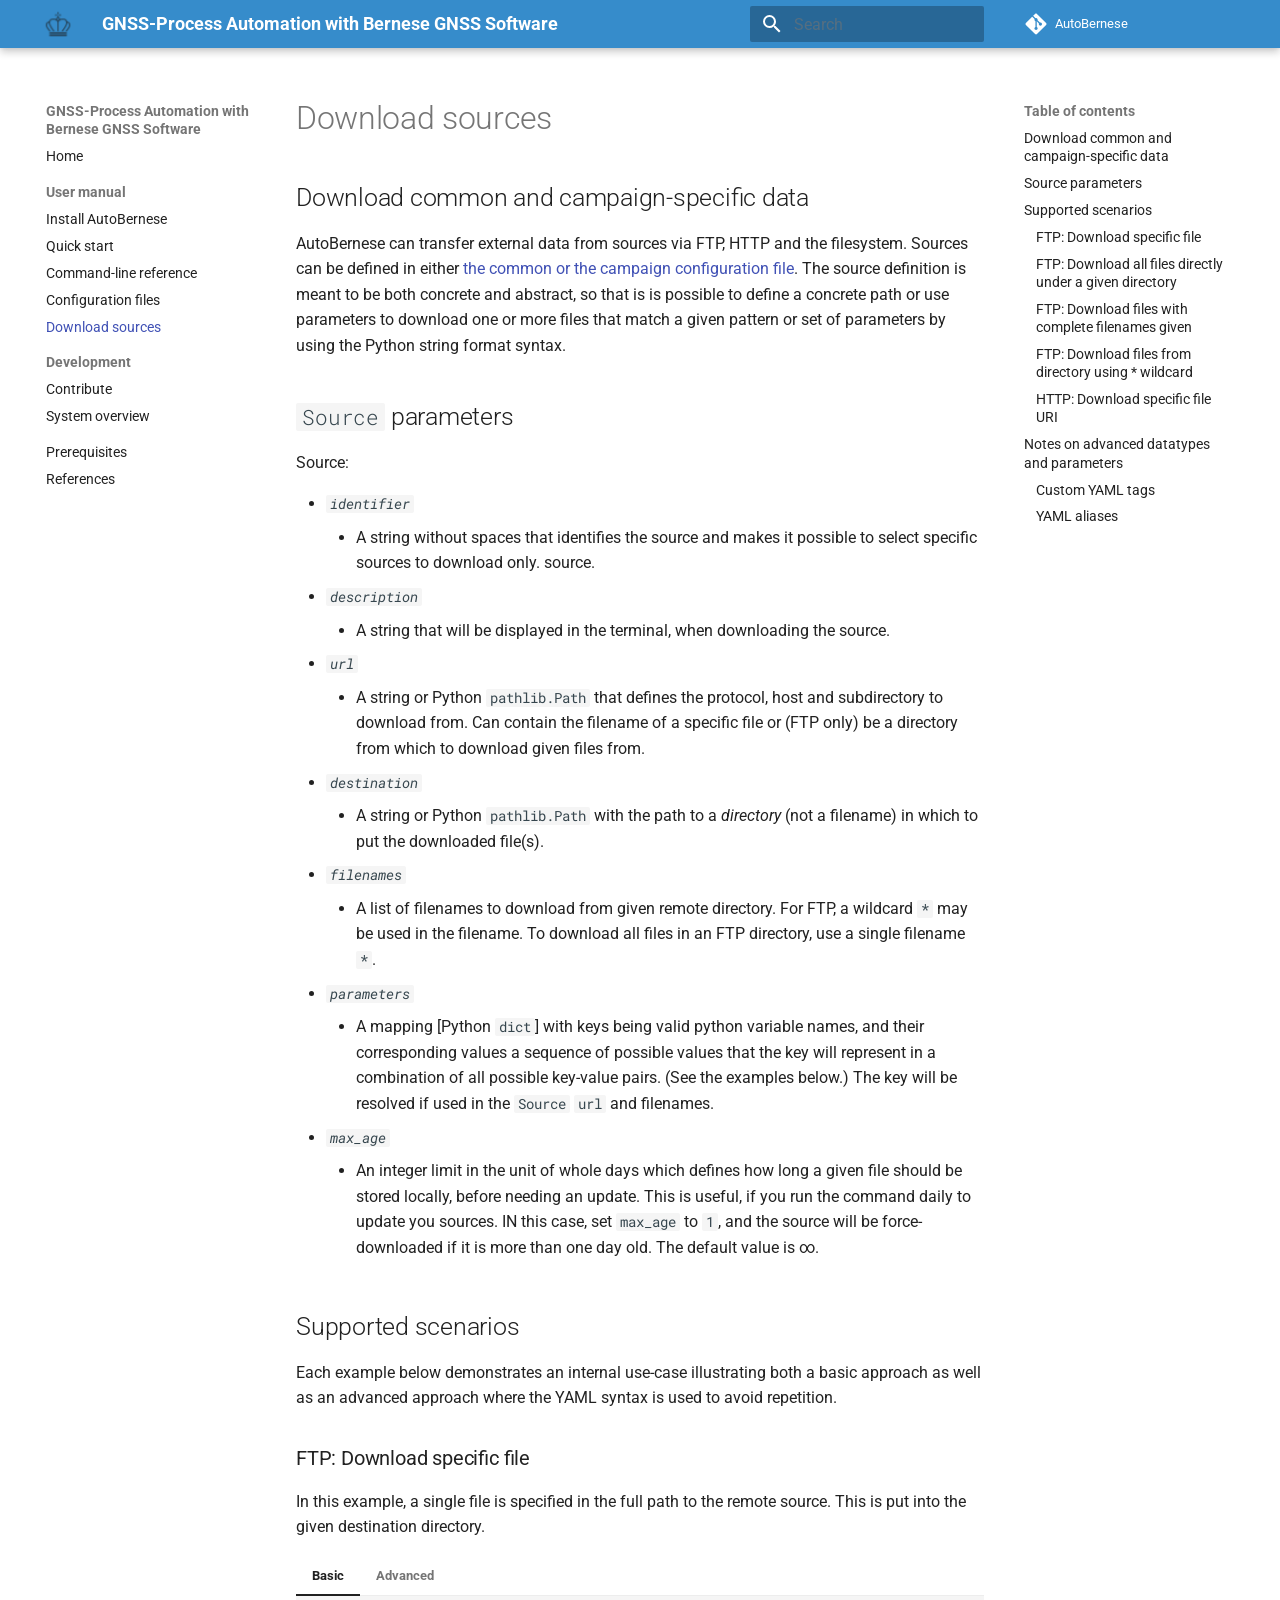
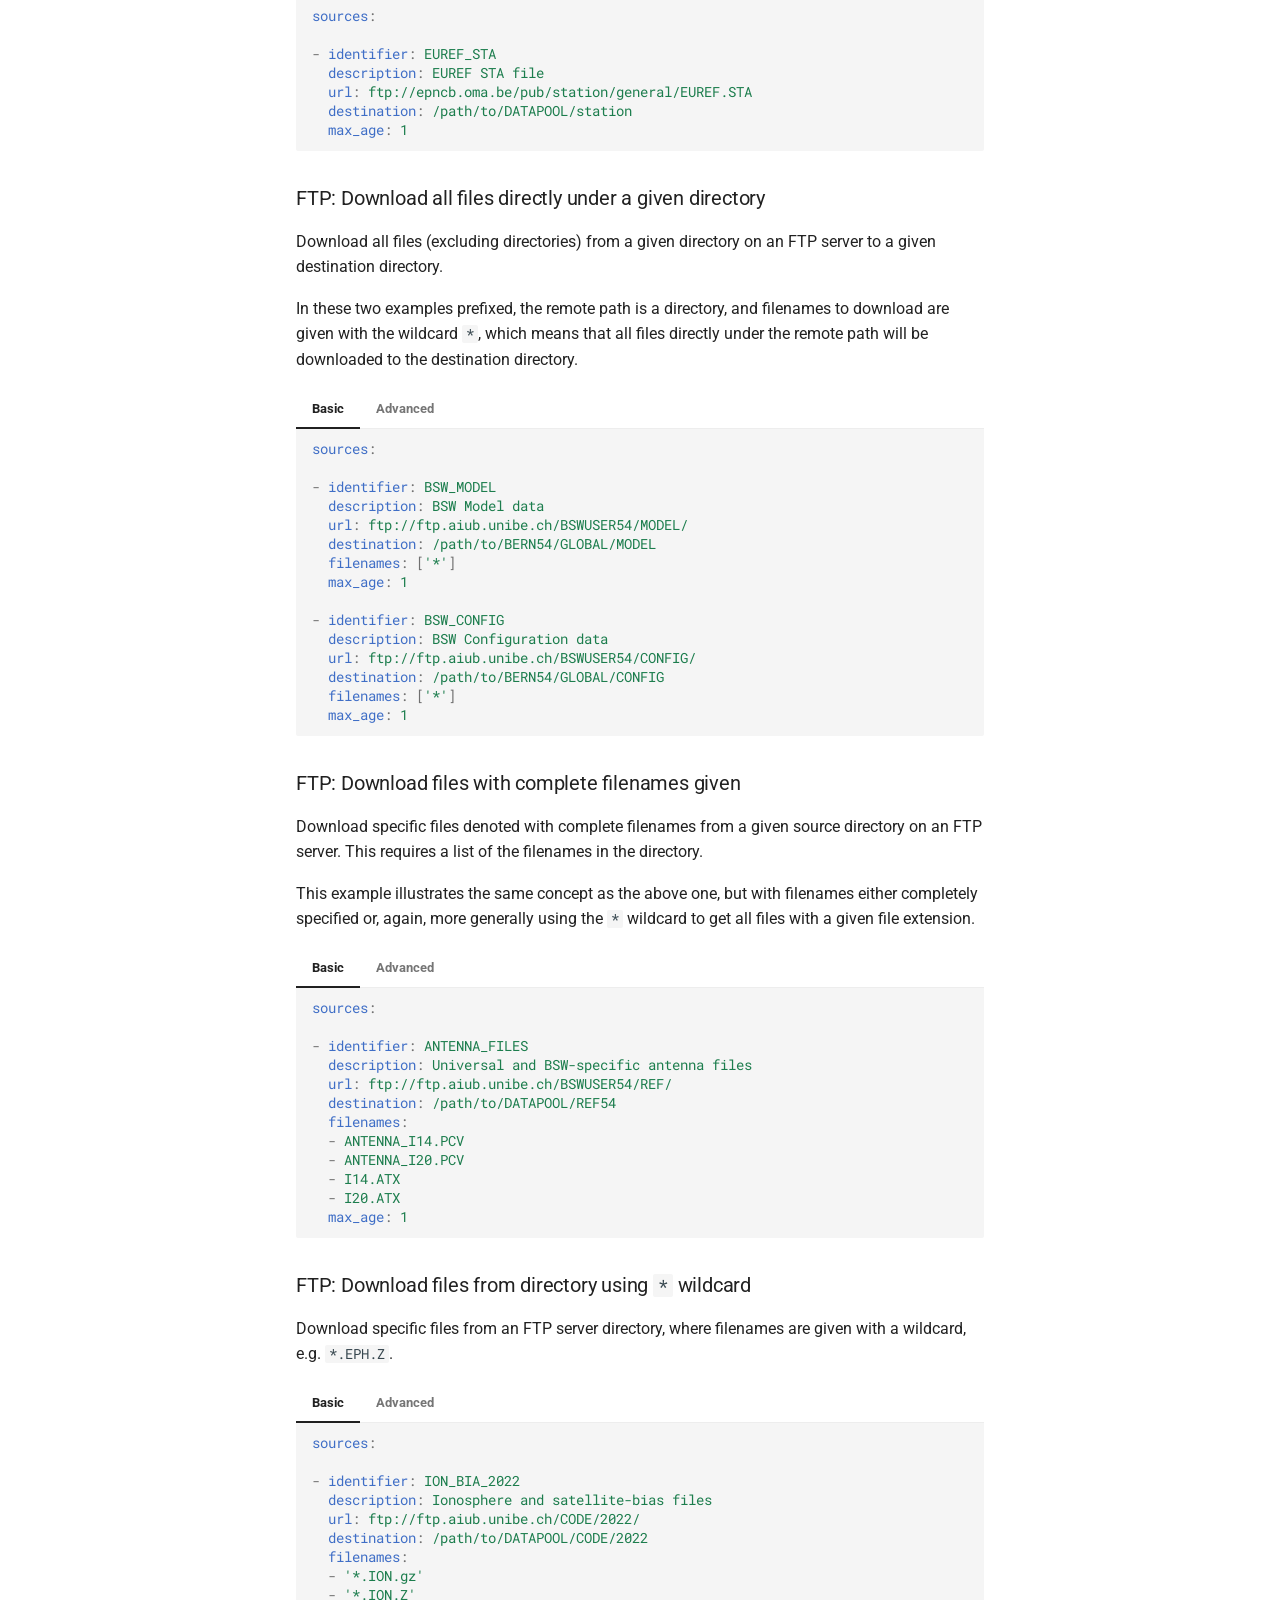
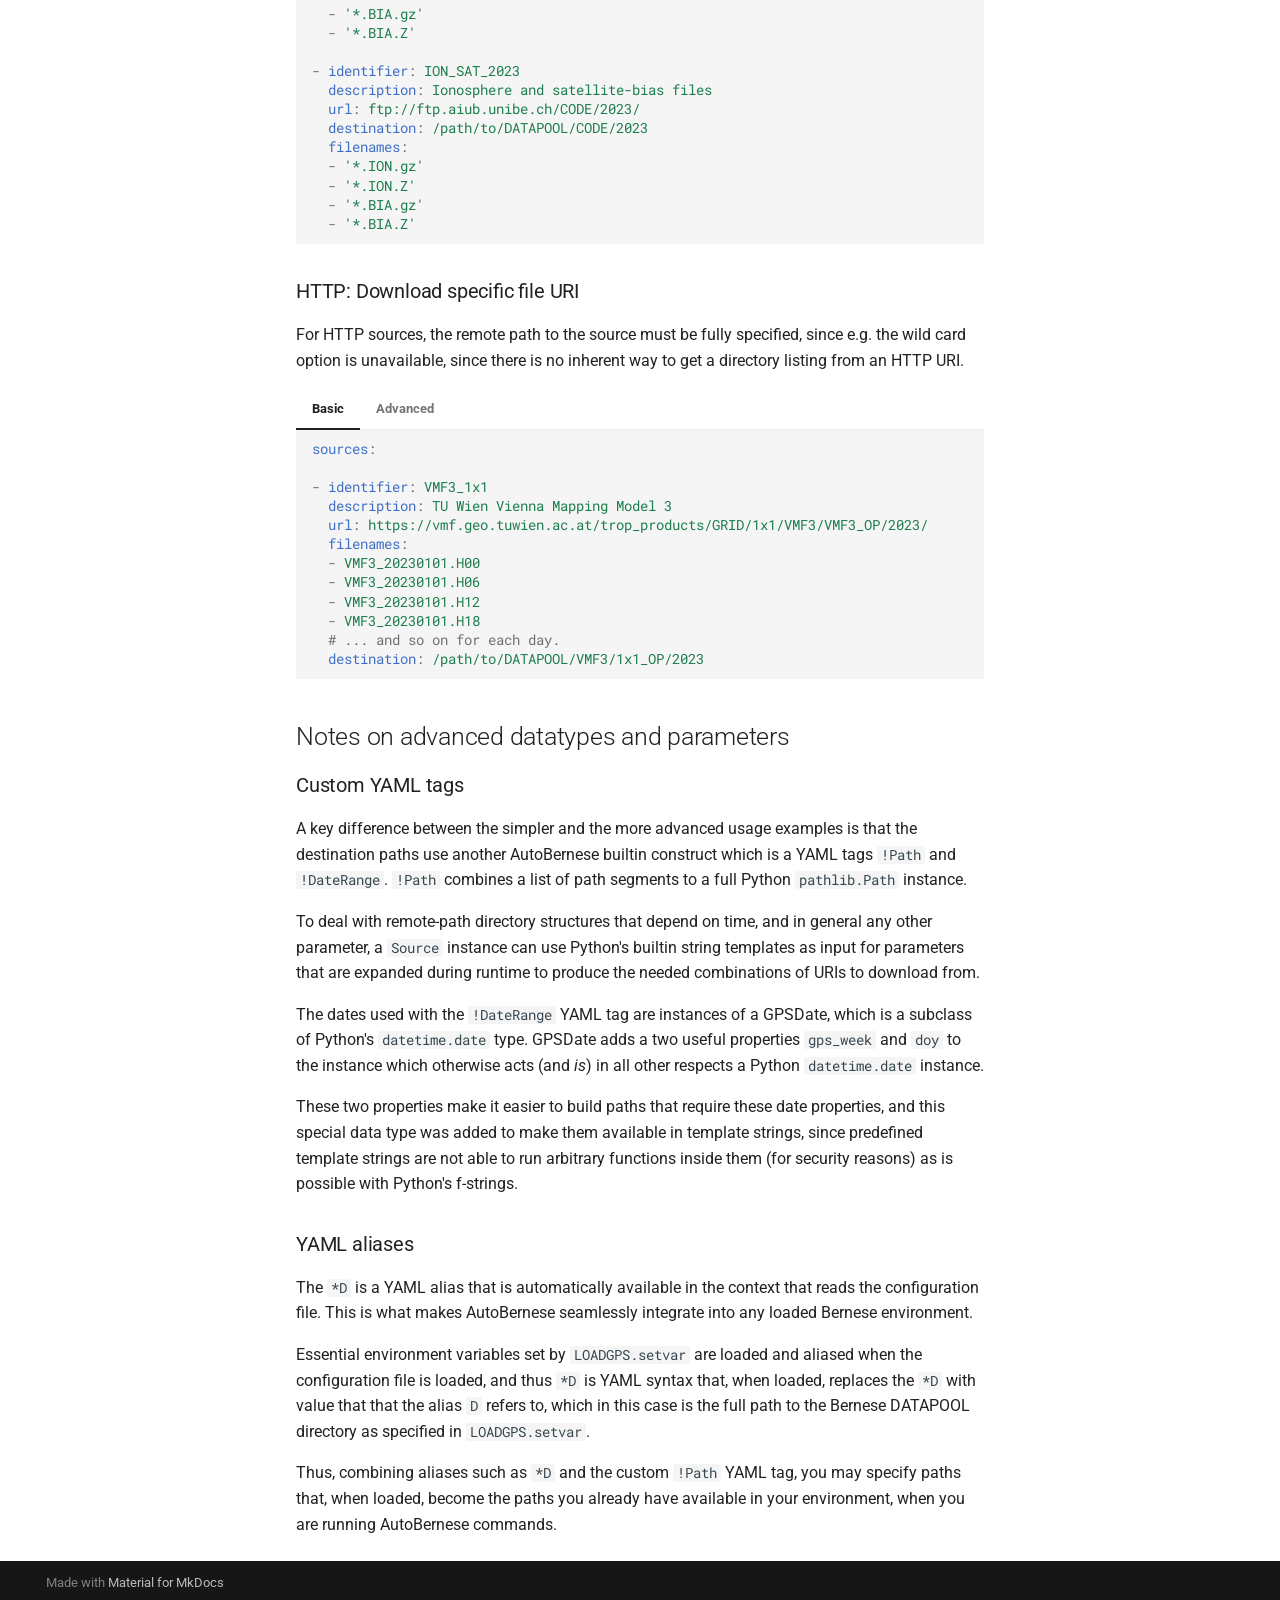
<file: manual/download-sources/index.html>
<!DOCTYPE html><html lang="en" class="no-js"><head>
    
      <meta charset="utf-8">
      <meta name="viewport" content="width=device-width,initial-scale=1">
      
      
        <meta name="author" content="Joachim Mortensen">
      
      
      
        <link rel="prev" href="../configuration-files/">
      
      
        <link rel="next" href="../../dev/contribute/">
      
      
        
      
      
      <link rel="icon" href="../../assets/logo.png">
      <meta name="generator" content="mkdocs-1.6.1, mkdocs-material-9.7.6">
    
    
      
        <title>Download sources - GNSS-Process Automation with Bernese GNSS Software</title>
      
    
    
      <link rel="stylesheet" href="../../assets/stylesheets/main.484c7ddc.min.css">
      
      


    
    
      
    
    
      
        
        
        <link rel="preconnect" href="https://fonts.gstatic.com" crossorigin="">
        <link rel="stylesheet" href="https://fonts.googleapis.com/css?family=Roboto:300,300i,400,400i,700,700i%7CRoboto+Mono:400,400i,700,700i&amp;display=fallback">
        <style>:root{--md-text-font:"Roboto";--md-code-font:"Roboto Mono"}</style>
      
    
    
      <link rel="stylesheet" href="../../stylesheets/extra.css">
    
      <link rel="stylesheet" href="../../stylesheets/asciinema-player.css">
    
    <script>__md_scope=new URL("../..",location),__md_hash=e=>[...e].reduce(((e,_)=>(e<<5)-e+_.charCodeAt(0)),0),__md_get=(e,_=localStorage,t=__md_scope)=>JSON.parse(_.getItem(t.pathname+"."+e)),__md_set=(e,_,t=localStorage,a=__md_scope)=>{try{t.setItem(a.pathname+"."+e,JSON.stringify(_))}catch(e){}}</script>
    
      

    
    
  <link href="../../assets/stylesheets/glightbox.min.css" rel="stylesheet"><script src="../../assets/javascripts/glightbox.min.js"></script><style id="glightbox-style">
            html.glightbox-open { overflow: initial; height: 100%; }
            .gslide-title { margin-top: 0px; user-select: text; }
            .gslide-desc { color: #666; user-select: text; }
            .gslide-image img { background: white; }
            .gscrollbar-fixer { padding-right: 15px; }
            .gdesc-inner { font-size: 0.75rem; }
            body[data-md-color-scheme="slate"] .gdesc-inner { background: var(--md-default-bg-color); }
            body[data-md-color-scheme="slate"] .gslide-title { color: var(--md-default-fg-color); }
            body[data-md-color-scheme="slate"] .gslide-desc { color: var(--md-default-fg-color); }
        </style></head>
  
  
    <body dir="ltr">
  
    
    <input class="md-toggle" data-md-toggle="drawer" type="checkbox" id="__drawer" autocomplete="off">
    <input class="md-toggle" data-md-toggle="search" type="checkbox" id="__search" autocomplete="off">
    <label class="md-overlay" for="__drawer"></label>
    <div data-md-component="skip">
      
        
        <a href="#download-common-and-campaign-specific-data" class="md-skip">
          Skip to content
        </a>
      
    </div>
    <div data-md-component="announce">
      
    </div>
    
    
      

  

<header class="md-header md-header--shadow" data-md-component="header">
  <nav class="md-header__inner md-grid" aria-label="Header">
    <a href="../.." title="GNSS-Process Automation with Bernese GNSS Software" class="md-header__button md-logo" aria-label="GNSS-Process Automation with Bernese GNSS Software" data-md-component="logo">
      
  <img src="../../assets/logo.png" alt="logo">

    </a>
    <label class="md-header__button md-icon" for="__drawer">
      
      <svg xmlns="http://www.w3.org/2000/svg" viewBox="0 0 24 24"><path d="M3 6h18v2H3zm0 5h18v2H3zm0 5h18v2H3z"></path></svg>
    </label>
    <div class="md-header__title" data-md-component="header-title">
      <div class="md-header__ellipsis">
        <div class="md-header__topic">
          <span class="md-ellipsis">
            GNSS-Process Automation with Bernese GNSS Software
          </span>
        </div>
        <div class="md-header__topic" data-md-component="header-topic">
          <span class="md-ellipsis">
            
              Download sources
            
          </span>
        </div>
      </div>
    </div>
    
    
      <script>var palette=__md_get("__palette");if(palette&&palette.color){if("(prefers-color-scheme)"===palette.color.media){var media=matchMedia("(prefers-color-scheme: light)"),input=document.querySelector(media.matches?"[data-md-color-media='(prefers-color-scheme: light)']":"[data-md-color-media='(prefers-color-scheme: dark)']");palette.color.media=input.getAttribute("data-md-color-media"),palette.color.scheme=input.getAttribute("data-md-color-scheme"),palette.color.primary=input.getAttribute("data-md-color-primary"),palette.color.accent=input.getAttribute("data-md-color-accent")}for(var[key,value]of Object.entries(palette.color))document.body.setAttribute("data-md-color-"+key,value)}</script>
    
    
    
      
      
        <label class="md-header__button md-icon" for="__search">
          
          <svg xmlns="http://www.w3.org/2000/svg" viewBox="0 0 24 24"><path d="M9.5 3A6.5 6.5 0 0 1 16 9.5c0 1.61-.59 3.09-1.56 4.23l.27.27h.79l5 5-1.5 1.5-5-5v-.79l-.27-.27A6.52 6.52 0 0 1 9.5 16 6.5 6.5 0 0 1 3 9.5 6.5 6.5 0 0 1 9.5 3m0 2C7 5 5 7 5 9.5S7 14 9.5 14 14 12 14 9.5 12 5 9.5 5"></path></svg>
        </label>
        <div class="md-search" data-md-component="search" role="dialog">
  <label class="md-search__overlay" for="__search"></label>
  <div class="md-search__inner" role="search">
    <form class="md-search__form" name="search">
      <input type="text" class="md-search__input" name="query" aria-label="Search" placeholder="Search" autocapitalize="off" autocorrect="off" autocomplete="off" spellcheck="false" data-md-component="search-query" required="">
      <label class="md-search__icon md-icon" for="__search">
        
        <svg xmlns="http://www.w3.org/2000/svg" viewBox="0 0 24 24"><path d="M9.5 3A6.5 6.5 0 0 1 16 9.5c0 1.61-.59 3.09-1.56 4.23l.27.27h.79l5 5-1.5 1.5-5-5v-.79l-.27-.27A6.52 6.52 0 0 1 9.5 16 6.5 6.5 0 0 1 3 9.5 6.5 6.5 0 0 1 9.5 3m0 2C7 5 5 7 5 9.5S7 14 9.5 14 14 12 14 9.5 12 5 9.5 5"></path></svg>
        
        <svg xmlns="http://www.w3.org/2000/svg" viewBox="0 0 24 24"><path d="M20 11v2H8l5.5 5.5-1.42 1.42L4.16 12l7.92-7.92L13.5 5.5 8 11z"></path></svg>
      </label>
      <nav class="md-search__options" aria-label="Search">
        
        <button type="reset" class="md-search__icon md-icon" title="Clear" aria-label="Clear" tabindex="-1">
          
          <svg xmlns="http://www.w3.org/2000/svg" viewBox="0 0 24 24"><path d="M19 6.41 17.59 5 12 10.59 6.41 5 5 6.41 10.59 12 5 17.59 6.41 19 12 13.41 17.59 19 19 17.59 13.41 12z"></path></svg>
        </button>
      </nav>
      
    </form>
    <div class="md-search__output">
      <div class="md-search__scrollwrap" tabindex="0" data-md-scrollfix="">
        <div class="md-search-result" data-md-component="search-result">
          <div class="md-search-result__meta">
            Initializing search
          </div>
          <ol class="md-search-result__list" role="presentation"></ol>
        </div>
      </div>
    </div>
  </div>
</div>
      
    
    
      <div class="md-header__source">
        <a href="https://github.com/SDFIdk/AutoBernese" title="Go to repository" class="md-source" data-md-component="source">
  <div class="md-source__icon md-icon">
    
    <svg xmlns="http://www.w3.org/2000/svg" viewBox="0 0 448 512"><!--! Font Awesome Free 7.1.0 by @fontawesome - https://fontawesome.com License - https://fontawesome.com/license/free (Icons: CC BY 4.0, Fonts: SIL OFL 1.1, Code: MIT License) Copyright 2025 Fonticons, Inc.--><path d="M439.6 236.1 244 40.5c-5.4-5.5-12.8-8.5-20.4-8.5s-15 3-20.4 8.4L162.5 81l51.5 51.5c27.1-9.1 52.7 16.8 43.4 43.7l49.7 49.7c34.2-11.8 61.2 31 35.5 56.7-26.5 26.5-70.2-2.9-56-37.3L240.3 199v121.9c25.3 12.5 22.3 41.8 9.1 55-6.4 6.4-15.2 10.1-24.3 10.1s-17.8-3.6-24.3-10.1c-17.6-17.6-11.1-46.9 11.2-56v-123c-20.8-8.5-24.6-30.7-18.6-45L142.6 101 8.5 235.1C3 240.6 0 247.9 0 255.5s3 15 8.5 20.4l195.6 195.7c5.4 5.4 12.7 8.4 20.4 8.4s15-3 20.4-8.4l194.7-194.7c5.4-5.4 8.4-12.8 8.4-20.4s-3-15-8.4-20.4"></path></svg>
  </div>
  <div class="md-source__repository">
    AutoBernese
  </div>
</a>
      </div>
    
  </nav>
  
</header>
    
    <div class="md-container" data-md-component="container">
      
      
        
          
        
      
      <main class="md-main" data-md-component="main">
        <div class="md-main__inner md-grid">
          
            
              
              <div class="md-sidebar md-sidebar--primary" data-md-component="sidebar" data-md-type="navigation">
                <div class="md-sidebar__scrollwrap">
                  <div class="md-sidebar__inner">
                    



<nav class="md-nav md-nav--primary" aria-label="Navigation" data-md-level="0">
  <label class="md-nav__title" for="__drawer">
    <a href="../.." title="GNSS-Process Automation with Bernese GNSS Software" class="md-nav__button md-logo" aria-label="GNSS-Process Automation with Bernese GNSS Software" data-md-component="logo">
      
  <img src="../../assets/logo.png" alt="logo">

    </a>
    GNSS-Process Automation with Bernese GNSS Software
  </label>
  
    <div class="md-nav__source">
      <a href="https://github.com/SDFIdk/AutoBernese" title="Go to repository" class="md-source" data-md-component="source">
  <div class="md-source__icon md-icon">
    
    <svg xmlns="http://www.w3.org/2000/svg" viewBox="0 0 448 512"><!--! Font Awesome Free 7.1.0 by @fontawesome - https://fontawesome.com License - https://fontawesome.com/license/free (Icons: CC BY 4.0, Fonts: SIL OFL 1.1, Code: MIT License) Copyright 2025 Fonticons, Inc.--><path d="M439.6 236.1 244 40.5c-5.4-5.5-12.8-8.5-20.4-8.5s-15 3-20.4 8.4L162.5 81l51.5 51.5c27.1-9.1 52.7 16.8 43.4 43.7l49.7 49.7c34.2-11.8 61.2 31 35.5 56.7-26.5 26.5-70.2-2.9-56-37.3L240.3 199v121.9c25.3 12.5 22.3 41.8 9.1 55-6.4 6.4-15.2 10.1-24.3 10.1s-17.8-3.6-24.3-10.1c-17.6-17.6-11.1-46.9 11.2-56v-123c-20.8-8.5-24.6-30.7-18.6-45L142.6 101 8.5 235.1C3 240.6 0 247.9 0 255.5s3 15 8.5 20.4l195.6 195.7c5.4 5.4 12.7 8.4 20.4 8.4s15-3 20.4-8.4l194.7-194.7c5.4-5.4 8.4-12.8 8.4-20.4s-3-15-8.4-20.4"></path></svg>
  </div>
  <div class="md-source__repository">
    AutoBernese
  </div>
</a>
    </div>
  
  <ul class="md-nav__list" data-md-scrollfix="">
    
      
      
  
  
  
  
    <li class="md-nav__item">
      <a href="../.." class="md-nav__link">
        
  
  
  <span class="md-ellipsis">
    
  
    Home
  

    
  </span>
  
  

      </a>
    </li>
  

    
      
      
  
  
    
  
  
  
    
    
    
    
      
        
        
      
    
    
    <li class="md-nav__item md-nav__item--active md-nav__item--section md-nav__item--nested">
      
        
        
        <input class="md-nav__toggle md-toggle " type="checkbox" id="__nav_2" checked="">
        
          
          <label class="md-nav__link" for="__nav_2" id="__nav_2_label" tabindex="">
            
  
  
  <span class="md-ellipsis">
    
  
    User manual
  

    
  </span>
  
  

            <span class="md-nav__icon md-icon"></span>
          </label>
        
        <nav class="md-nav" data-md-level="1" aria-labelledby="__nav_2_label" aria-expanded="true">
          <label class="md-nav__title" for="__nav_2">
            <span class="md-nav__icon md-icon"></span>
            
  
    User manual
  

          </label>
          <ul class="md-nav__list" data-md-scrollfix="">
            
              
                
  
  
  
  
    <li class="md-nav__item">
      <a href="../install-autobernese/" class="md-nav__link">
        
  
  
  <span class="md-ellipsis">
    
  
    Install AutoBernese
  

    
  </span>
  
  

      </a>
    </li>
  

              
            
              
                
  
  
  
  
    <li class="md-nav__item">
      <a href="../quick-start/" class="md-nav__link">
        
  
  
  <span class="md-ellipsis">
    
  
    Quick start
  

    
  </span>
  
  

      </a>
    </li>
  

              
            
              
                
  
  
  
  
    <li class="md-nav__item">
      <a href="../command-reference/" class="md-nav__link">
        
  
  
  <span class="md-ellipsis">
    
  
    Command-line reference
  

    
  </span>
  
  

      </a>
    </li>
  

              
            
              
                
  
  
  
  
    <li class="md-nav__item">
      <a href="../configuration-files/" class="md-nav__link">
        
  
  
  <span class="md-ellipsis">
    
  
    Configuration files
  

    
  </span>
  
  

      </a>
    </li>
  

              
            
              
                
  
  
    
  
  
  
    <li class="md-nav__item md-nav__item--active">
      
      <input class="md-nav__toggle md-toggle" type="checkbox" id="__toc">
      
      
      
        <label class="md-nav__link md-nav__link--active" for="__toc">
          
  
  
  <span class="md-ellipsis">
    
  
    Download sources
  

    
  </span>
  
  

          <span class="md-nav__icon md-icon"></span>
        </label>
      
      <a href="./" class="md-nav__link md-nav__link--active">
        
  
  
  <span class="md-ellipsis">
    
  
    Download sources
  

    
  </span>
  
  

      </a>
      
        

<nav class="md-nav md-nav--secondary" aria-label="Table of contents">
  
  
  
  
    <label class="md-nav__title" for="__toc">
      <span class="md-nav__icon md-icon"></span>
      Table of contents
    </label>
    <ul class="md-nav__list" data-md-component="toc" data-md-scrollfix="">
      
        <li class="md-nav__item">
  <a href="#download-common-and-campaign-specific-data" class="md-nav__link">
    <span class="md-ellipsis">
      
        Download common and campaign-specific data
      
    </span>
  </a>
  
</li>
      
        <li class="md-nav__item">
  <a href="#source-parameters" class="md-nav__link">
    <span class="md-ellipsis">
      
        Source parameters
      
    </span>
  </a>
  
</li>
      
        <li class="md-nav__item">
  <a href="#supported-scenarios" class="md-nav__link">
    <span class="md-ellipsis">
      
        Supported scenarios
      
    </span>
  </a>
  
    <nav class="md-nav" aria-label="Supported scenarios">
      <ul class="md-nav__list">
        
          <li class="md-nav__item">
  <a href="#ftp-download-specific-file" class="md-nav__link">
    <span class="md-ellipsis">
      
        FTP: Download specific file
      
    </span>
  </a>
  
</li>
        
          <li class="md-nav__item">
  <a href="#ftp-download-all-files-directly-under-a-given-directory" class="md-nav__link">
    <span class="md-ellipsis">
      
        FTP: Download all files directly under a given directory
      
    </span>
  </a>
  
</li>
        
          <li class="md-nav__item">
  <a href="#ftp-download-files-with-complete-filenames-given" class="md-nav__link">
    <span class="md-ellipsis">
      
        FTP: Download files with complete filenames given
      
    </span>
  </a>
  
</li>
        
          <li class="md-nav__item">
  <a href="#ftp-download-files-from-directory-using-wildcard" class="md-nav__link">
    <span class="md-ellipsis">
      
        FTP: Download files from directory using * wildcard
      
    </span>
  </a>
  
</li>
        
          <li class="md-nav__item">
  <a href="#http-download-specific-file-uri" class="md-nav__link">
    <span class="md-ellipsis">
      
        HTTP: Download specific file URI
      
    </span>
  </a>
  
</li>
        
      </ul>
    </nav>
  
</li>
      
        <li class="md-nav__item">
  <a href="#notes-on-advanced-datatypes-and-parameters" class="md-nav__link">
    <span class="md-ellipsis">
      
        Notes on advanced datatypes and parameters
      
    </span>
  </a>
  
    <nav class="md-nav" aria-label="Notes on advanced datatypes and parameters">
      <ul class="md-nav__list">
        
          <li class="md-nav__item">
  <a href="#custom-yaml-tags" class="md-nav__link">
    <span class="md-ellipsis">
      
        Custom YAML tags
      
    </span>
  </a>
  
</li>
        
          <li class="md-nav__item">
  <a href="#yaml-aliases" class="md-nav__link">
    <span class="md-ellipsis">
      
        YAML aliases
      
    </span>
  </a>
  
</li>
        
      </ul>
    </nav>
  
</li>
      
    </ul>
  
</nav>
      
    </li>
  

              
            
          </ul>
        </nav>
      
    </li>
  

    
      
      
  
  
  
  
    
    
    
    
      
        
        
      
    
    
    <li class="md-nav__item md-nav__item--section md-nav__item--nested">
      
        
        
          
        
        <input class="md-nav__toggle md-toggle md-toggle--indeterminate" type="checkbox" id="__nav_3">
        
          
          <label class="md-nav__link" for="__nav_3" id="__nav_3_label" tabindex="">
            
  
  
  <span class="md-ellipsis">
    
  
    Development
  

    
  </span>
  
  

            <span class="md-nav__icon md-icon"></span>
          </label>
        
        <nav class="md-nav" data-md-level="1" aria-labelledby="__nav_3_label" aria-expanded="false">
          <label class="md-nav__title" for="__nav_3">
            <span class="md-nav__icon md-icon"></span>
            
  
    Development
  

          </label>
          <ul class="md-nav__list" data-md-scrollfix="">
            
              
                
  
  
  
  
    <li class="md-nav__item">
      <a href="../../dev/contribute/" class="md-nav__link">
        
  
  
  <span class="md-ellipsis">
    
  
    Contribute
  

    
  </span>
  
  

      </a>
    </li>
  

              
            
              
                
  
  
  
  
    <li class="md-nav__item">
      <a href="../../dev/system-overview/" class="md-nav__link">
        
  
  
  <span class="md-ellipsis">
    
  
    System overview
  

    
  </span>
  
  

      </a>
    </li>
  

              
            
          </ul>
        </nav>
      
    </li>
  

    
      
      
  
  
  
  
    <li class="md-nav__item">
      <a href="../../prerequisites/" class="md-nav__link">
        
  
  
  <span class="md-ellipsis">
    
  
    Prerequisites
  

    
  </span>
  
  

      </a>
    </li>
  

    
      
      
  
  
  
  
    <li class="md-nav__item">
      <a href="../../references/" class="md-nav__link">
        
  
  
  <span class="md-ellipsis">
    
  
    References
  

    
  </span>
  
  

      </a>
    </li>
  

    
  </ul>
</nav>
                  </div>
                </div>
              </div>
            
            
              
              <div class="md-sidebar md-sidebar--secondary" data-md-component="sidebar" data-md-type="toc">
                <div class="md-sidebar__scrollwrap">
                  <div class="md-sidebar__inner">
                    

<nav class="md-nav md-nav--secondary" aria-label="Table of contents">
  
  
  
  
    <label class="md-nav__title" for="__toc">
      <span class="md-nav__icon md-icon"></span>
      Table of contents
    </label>
    <ul class="md-nav__list" data-md-component="toc" data-md-scrollfix="">
      
        <li class="md-nav__item">
  <a href="#download-common-and-campaign-specific-data" class="md-nav__link">
    <span class="md-ellipsis">
      
        Download common and campaign-specific data
      
    </span>
  </a>
  
</li>
      
        <li class="md-nav__item">
  <a href="#source-parameters" class="md-nav__link">
    <span class="md-ellipsis">
      
        Source parameters
      
    </span>
  </a>
  
</li>
      
        <li class="md-nav__item">
  <a href="#supported-scenarios" class="md-nav__link">
    <span class="md-ellipsis">
      
        Supported scenarios
      
    </span>
  </a>
  
    <nav class="md-nav" aria-label="Supported scenarios">
      <ul class="md-nav__list">
        
          <li class="md-nav__item">
  <a href="#ftp-download-specific-file" class="md-nav__link">
    <span class="md-ellipsis">
      
        FTP: Download specific file
      
    </span>
  </a>
  
</li>
        
          <li class="md-nav__item">
  <a href="#ftp-download-all-files-directly-under-a-given-directory" class="md-nav__link">
    <span class="md-ellipsis">
      
        FTP: Download all files directly under a given directory
      
    </span>
  </a>
  
</li>
        
          <li class="md-nav__item">
  <a href="#ftp-download-files-with-complete-filenames-given" class="md-nav__link">
    <span class="md-ellipsis">
      
        FTP: Download files with complete filenames given
      
    </span>
  </a>
  
</li>
        
          <li class="md-nav__item">
  <a href="#ftp-download-files-from-directory-using-wildcard" class="md-nav__link">
    <span class="md-ellipsis">
      
        FTP: Download files from directory using * wildcard
      
    </span>
  </a>
  
</li>
        
          <li class="md-nav__item">
  <a href="#http-download-specific-file-uri" class="md-nav__link">
    <span class="md-ellipsis">
      
        HTTP: Download specific file URI
      
    </span>
  </a>
  
</li>
        
      </ul>
    </nav>
  
</li>
      
        <li class="md-nav__item">
  <a href="#notes-on-advanced-datatypes-and-parameters" class="md-nav__link">
    <span class="md-ellipsis">
      
        Notes on advanced datatypes and parameters
      
    </span>
  </a>
  
    <nav class="md-nav" aria-label="Notes on advanced datatypes and parameters">
      <ul class="md-nav__list">
        
          <li class="md-nav__item">
  <a href="#custom-yaml-tags" class="md-nav__link">
    <span class="md-ellipsis">
      
        Custom YAML tags
      
    </span>
  </a>
  
</li>
        
          <li class="md-nav__item">
  <a href="#yaml-aliases" class="md-nav__link">
    <span class="md-ellipsis">
      
        YAML aliases
      
    </span>
  </a>
  
</li>
        
      </ul>
    </nav>
  
</li>
      
    </ul>
  
</nav>
                  </div>
                </div>
              </div>
            
          
          
            <div class="md-content" data-md-component="content">
              
              <article class="md-content__inner md-typeset">
                
                  


  
  


  <h1>Download sources</h1>

<h2 id="download-common-and-campaign-specific-data">Download common and campaign-specific data<a class="headerlink" href="#download-common-and-campaign-specific-data" title="Permanent link">¶</a></h2>
<p>AutoBernese can transfer external data from sources via FTP, HTTP and the
filesystem. Sources can be defined in either <a href="../configuration-files/">the common or the campaign
configuration file</a>. The source definition is meant to
be both concrete and abstract, so that is is possible to define a concrete path
or use parameters to download one or more files that match a given pattern or
set of parameters by using the Python string format syntax.</p>
<h2 id="source-parameters"><code>Source</code> parameters<a class="headerlink" href="#source-parameters" title="Permanent link">¶</a></h2>
<p>Source:</p>
<ul>
<li><em><code>identifier</code></em><ul>
<li>A string without spaces that identifies the source and makes it possible
    to select specific sources to download only. source.</li>
</ul>
</li>
<li><em><code>description</code></em><ul>
<li>A string that will be displayed in the terminal, when downloading the
    source.</li>
</ul>
</li>
<li><em><code>url</code></em><ul>
<li>A string or Python <code>pathlib.Path</code> that defines the protocol, host and
    subdirectory to download from. Can contain the filename of a specific
    file or (FTP only) be a directory from which to download given files
    from.</li>
</ul>
</li>
<li><em><code>destination</code></em><ul>
<li>A string or Python <code>pathlib.Path</code> with the path to a <em>directory</em> (not a
    filename) in which to put the downloaded file(s).</li>
</ul>
</li>
<li><em><code>filenames</code></em><ul>
<li>A list of filenames to download from given remote directory. For FTP, a
    wildcard <code>*</code> may be used in the filename. To download all files in an
    FTP directory, use a single filename <code>*</code>.</li>
</ul>
</li>
<li><em><code>parameters</code></em><ul>
<li>A mapping [Python <code>dict</code>] with keys being valid python variable names,
    and their corresponding values a sequence of possible values that the
    key will represent in a combination of all possible key-value pairs.
    (See the examples below.) The key will be resolved if used in the
    <code>Source</code> <code>url</code> and filenames.</li>
</ul>
</li>
<li><em><code>max_age</code></em><ul>
<li>An integer limit in the unit of whole days which defines how long a
    given file should be stored locally, before needing an update. This is
    useful, if you run the command daily to update you sources. IN this
    case, set <code>max_age</code> to <code>1</code>, and the source will be force-downloaded if
    it is more than one day old. The default value is ∞.</li>
</ul>
</li>
</ul>
<h2 id="supported-scenarios">Supported scenarios<a class="headerlink" href="#supported-scenarios" title="Permanent link">¶</a></h2>
<p>Each example below demonstrates an internal use-case illustrating both a basic
approach as well as an advanced approach where the YAML syntax is used to avoid
repetition.</p>
<h3 id="ftp-download-specific-file">FTP: Download specific file<a class="headerlink" href="#ftp-download-specific-file" title="Permanent link">¶</a></h3>
<p>In this example, a single file is specified in the full path to the remote
source. This is put into the given destination directory.</p>
<div class="tabbed-set tabbed-alternate" data-tabs="1:2"><input checked="checked" id="__tabbed_1_1" name="__tabbed_1" type="radio"><input id="__tabbed_1_2" name="__tabbed_1" type="radio"><div class="tabbed-labels"><label for="__tabbed_1_1">Basic</label><label for="__tabbed_1_2">Advanced</label></div>
<div class="tabbed-content">
<div class="tabbed-block">
<div class="highlight"><pre><span></span><code><a id="__codelineno-0-1" name="__codelineno-0-1" href="#__codelineno-0-1"></a><span class="nt">sources</span><span class="p">:</span>
<a id="__codelineno-0-2" name="__codelineno-0-2" href="#__codelineno-0-2"></a>
<a id="__codelineno-0-3" name="__codelineno-0-3" href="#__codelineno-0-3"></a><span class="p p-Indicator">-</span><span class="w"> </span><span class="nt">identifier</span><span class="p">:</span><span class="w"> </span><span class="l l-Scalar l-Scalar-Plain">EUREF_STA</span>
<a id="__codelineno-0-4" name="__codelineno-0-4" href="#__codelineno-0-4"></a><span class="w">  </span><span class="nt">description</span><span class="p">:</span><span class="w"> </span><span class="l l-Scalar l-Scalar-Plain">EUREF STA file</span>
<a id="__codelineno-0-5" name="__codelineno-0-5" href="#__codelineno-0-5"></a><span class="w">  </span><span class="nt">url</span><span class="p">:</span><span class="w"> </span><span class="l l-Scalar l-Scalar-Plain">ftp://epncb.oma.be/pub/station/general/EUREF.STA</span>
<a id="__codelineno-0-6" name="__codelineno-0-6" href="#__codelineno-0-6"></a><span class="w">  </span><span class="nt">destination</span><span class="p">:</span><span class="w"> </span><span class="l l-Scalar l-Scalar-Plain">/path/to/DATAPOOL/station</span>
<a id="__codelineno-0-7" name="__codelineno-0-7" href="#__codelineno-0-7"></a><span class="w">  </span><span class="nt">max_age</span><span class="p">:</span><span class="w"> </span><span class="l l-Scalar l-Scalar-Plain">1</span>
</code></pre></div>
</div>
<div class="tabbed-block">
<div class="highlight"><pre><span></span><code><a id="__codelineno-1-1" name="__codelineno-1-1" href="#__codelineno-1-1"></a><span class="nt">sources</span><span class="p">:</span>
<a id="__codelineno-1-2" name="__codelineno-1-2" href="#__codelineno-1-2"></a>
<a id="__codelineno-1-3" name="__codelineno-1-3" href="#__codelineno-1-3"></a><span class="p p-Indicator">-</span><span class="w"> </span><span class="nt">identifier</span><span class="p">:</span><span class="w"> </span><span class="l l-Scalar l-Scalar-Plain">EUREF_STA</span>
<a id="__codelineno-1-4" name="__codelineno-1-4" href="#__codelineno-1-4"></a><span class="w">  </span><span class="nt">description</span><span class="p">:</span><span class="w"> </span><span class="l l-Scalar l-Scalar-Plain">EUREF STA file</span>
<a id="__codelineno-1-5" name="__codelineno-1-5" href="#__codelineno-1-5"></a><span class="w">  </span><span class="nt">url</span><span class="p">:</span><span class="w"> </span><span class="l l-Scalar l-Scalar-Plain">ftp://epncb.oma.be/pub/station/general/EUREF.STA</span>
<a id="__codelineno-1-6" name="__codelineno-1-6" href="#__codelineno-1-6"></a><span class="w">  </span><span class="nt">destination</span><span class="p">:</span><span class="w"> </span><span class="kt">!Path</span><span class="w"> </span><span class="p p-Indicator">[</span><span class="nv">*D</span><span class="p p-Indicator">,</span><span class="w"> </span><span class="nv">station</span><span class="p p-Indicator">]</span>
<a id="__codelineno-1-7" name="__codelineno-1-7" href="#__codelineno-1-7"></a><span class="w">  </span><span class="nt">max_age</span><span class="p">:</span><span class="w"> </span><span class="l l-Scalar l-Scalar-Plain">1</span>
</code></pre></div>
</div>
</div>
</div>
<h3 id="ftp-download-all-files-directly-under-a-given-directory">FTP: Download all files directly under a given directory<a class="headerlink" href="#ftp-download-all-files-directly-under-a-given-directory" title="Permanent link">¶</a></h3>
<p>Download all files (excluding directories) from a given directory on an FTP
server to a given destination directory.</p>
<p>In these two examples prefixed, the remote path is a directory, and filenames to
download are given with the wildcard <code>*</code>, which means that all files directly
under the remote path will be downloaded to the destination directory.</p>
<div class="tabbed-set tabbed-alternate" data-tabs="2:2"><input checked="checked" id="__tabbed_2_1" name="__tabbed_2" type="radio"><input id="__tabbed_2_2" name="__tabbed_2" type="radio"><div class="tabbed-labels"><label for="__tabbed_2_1">Basic</label><label for="__tabbed_2_2">Advanced</label></div>
<div class="tabbed-content">
<div class="tabbed-block">
<div class="highlight"><pre><span></span><code><a id="__codelineno-2-1" name="__codelineno-2-1" href="#__codelineno-2-1"></a><span class="nt">sources</span><span class="p">:</span>
<a id="__codelineno-2-2" name="__codelineno-2-2" href="#__codelineno-2-2"></a>
<a id="__codelineno-2-3" name="__codelineno-2-3" href="#__codelineno-2-3"></a><span class="p p-Indicator">-</span><span class="w"> </span><span class="nt">identifier</span><span class="p">:</span><span class="w"> </span><span class="l l-Scalar l-Scalar-Plain">BSW_MODEL</span>
<a id="__codelineno-2-4" name="__codelineno-2-4" href="#__codelineno-2-4"></a><span class="w">  </span><span class="nt">description</span><span class="p">:</span><span class="w"> </span><span class="l l-Scalar l-Scalar-Plain">BSW Model data</span>
<a id="__codelineno-2-5" name="__codelineno-2-5" href="#__codelineno-2-5"></a><span class="w">  </span><span class="nt">url</span><span class="p">:</span><span class="w"> </span><span class="l l-Scalar l-Scalar-Plain">ftp://ftp.aiub.unibe.ch/BSWUSER54/MODEL/</span>
<a id="__codelineno-2-6" name="__codelineno-2-6" href="#__codelineno-2-6"></a><span class="w">  </span><span class="nt">destination</span><span class="p">:</span><span class="w"> </span><span class="l l-Scalar l-Scalar-Plain">/path/to/BERN54/GLOBAL/MODEL</span>
<a id="__codelineno-2-7" name="__codelineno-2-7" href="#__codelineno-2-7"></a><span class="w">  </span><span class="nt">filenames</span><span class="p">:</span><span class="w"> </span><span class="p p-Indicator">[</span><span class="s">'*'</span><span class="p p-Indicator">]</span>
<a id="__codelineno-2-8" name="__codelineno-2-8" href="#__codelineno-2-8"></a><span class="w">  </span><span class="nt">max_age</span><span class="p">:</span><span class="w"> </span><span class="l l-Scalar l-Scalar-Plain">1</span>
<a id="__codelineno-2-9" name="__codelineno-2-9" href="#__codelineno-2-9"></a>
<a id="__codelineno-2-10" name="__codelineno-2-10" href="#__codelineno-2-10"></a><span class="p p-Indicator">-</span><span class="w"> </span><span class="nt">identifier</span><span class="p">:</span><span class="w"> </span><span class="l l-Scalar l-Scalar-Plain">BSW_CONFIG</span>
<a id="__codelineno-2-11" name="__codelineno-2-11" href="#__codelineno-2-11"></a><span class="w">  </span><span class="nt">description</span><span class="p">:</span><span class="w"> </span><span class="l l-Scalar l-Scalar-Plain">BSW Configuration data</span>
<a id="__codelineno-2-12" name="__codelineno-2-12" href="#__codelineno-2-12"></a><span class="w">  </span><span class="nt">url</span><span class="p">:</span><span class="w"> </span><span class="l l-Scalar l-Scalar-Plain">ftp://ftp.aiub.unibe.ch/BSWUSER54/CONFIG/</span>
<a id="__codelineno-2-13" name="__codelineno-2-13" href="#__codelineno-2-13"></a><span class="w">  </span><span class="nt">destination</span><span class="p">:</span><span class="w"> </span><span class="l l-Scalar l-Scalar-Plain">/path/to/BERN54/GLOBAL/CONFIG</span>
<a id="__codelineno-2-14" name="__codelineno-2-14" href="#__codelineno-2-14"></a><span class="w">  </span><span class="nt">filenames</span><span class="p">:</span><span class="w"> </span><span class="p p-Indicator">[</span><span class="s">'*'</span><span class="p p-Indicator">]</span>
<a id="__codelineno-2-15" name="__codelineno-2-15" href="#__codelineno-2-15"></a><span class="w">  </span><span class="nt">max_age</span><span class="p">:</span><span class="w"> </span><span class="l l-Scalar l-Scalar-Plain">1</span>
</code></pre></div>
</div>
<div class="tabbed-block">
<div class="highlight"><pre><span></span><code><a id="__codelineno-3-1" name="__codelineno-3-1" href="#__codelineno-3-1"></a><span class="nt">sources</span><span class="p">:</span>
<a id="__codelineno-3-2" name="__codelineno-3-2" href="#__codelineno-3-2"></a>
<a id="__codelineno-3-3" name="__codelineno-3-3" href="#__codelineno-3-3"></a><span class="p p-Indicator">-</span><span class="w"> </span><span class="nt">identifier</span><span class="p">:</span><span class="w"> </span><span class="l l-Scalar l-Scalar-Plain">BSW_MODEL</span>
<a id="__codelineno-3-4" name="__codelineno-3-4" href="#__codelineno-3-4"></a><span class="w">  </span><span class="nt">description</span><span class="p">:</span><span class="w"> </span><span class="l l-Scalar l-Scalar-Plain">BSW Model data</span>
<a id="__codelineno-3-5" name="__codelineno-3-5" href="#__codelineno-3-5"></a><span class="w">  </span><span class="nt">url</span><span class="p">:</span><span class="w"> </span><span class="l l-Scalar l-Scalar-Plain">ftp://ftp.aiub.unibe.ch/BSWUSER54/MODEL/</span>
<a id="__codelineno-3-6" name="__codelineno-3-6" href="#__codelineno-3-6"></a><span class="w">  </span><span class="nt">destination</span><span class="p">:</span><span class="w"> </span><span class="nv">*MODEL</span>
<a id="__codelineno-3-7" name="__codelineno-3-7" href="#__codelineno-3-7"></a><span class="w">  </span><span class="nt">filenames</span><span class="p">:</span><span class="w"> </span><span class="p p-Indicator">[</span><span class="s">'*'</span><span class="p p-Indicator">]</span>
<a id="__codelineno-3-8" name="__codelineno-3-8" href="#__codelineno-3-8"></a><span class="w">  </span><span class="nt">max_age</span><span class="p">:</span><span class="w"> </span><span class="l l-Scalar l-Scalar-Plain">1</span>
<a id="__codelineno-3-9" name="__codelineno-3-9" href="#__codelineno-3-9"></a>
<a id="__codelineno-3-10" name="__codelineno-3-10" href="#__codelineno-3-10"></a><span class="p p-Indicator">-</span><span class="w"> </span><span class="nt">identifier</span><span class="p">:</span><span class="w"> </span><span class="l l-Scalar l-Scalar-Plain">BSW_CONFIG</span>
<a id="__codelineno-3-11" name="__codelineno-3-11" href="#__codelineno-3-11"></a><span class="w">  </span><span class="nt">description</span><span class="p">:</span><span class="w"> </span><span class="l l-Scalar l-Scalar-Plain">BSW Configuration data</span>
<a id="__codelineno-3-12" name="__codelineno-3-12" href="#__codelineno-3-12"></a><span class="w">  </span><span class="nt">url</span><span class="p">:</span><span class="w"> </span><span class="l l-Scalar l-Scalar-Plain">ftp://ftp.aiub.unibe.ch/BSWUSER54/CONFIG/</span>
<a id="__codelineno-3-13" name="__codelineno-3-13" href="#__codelineno-3-13"></a><span class="w">  </span><span class="nt">destination</span><span class="p">:</span><span class="w"> </span><span class="nv">*CONFIG</span>
<a id="__codelineno-3-14" name="__codelineno-3-14" href="#__codelineno-3-14"></a><span class="w">  </span><span class="nt">filenames</span><span class="p">:</span><span class="w"> </span><span class="p p-Indicator">[</span><span class="s">'*'</span><span class="p p-Indicator">]</span>
<a id="__codelineno-3-15" name="__codelineno-3-15" href="#__codelineno-3-15"></a><span class="w">  </span><span class="nt">max_age</span><span class="p">:</span><span class="w"> </span><span class="l l-Scalar l-Scalar-Plain">1</span>
</code></pre></div>
</div>
</div>
</div>
<h3 id="ftp-download-files-with-complete-filenames-given">FTP: Download files with complete filenames given<a class="headerlink" href="#ftp-download-files-with-complete-filenames-given" title="Permanent link">¶</a></h3>
<p>Download specific files denoted with complete filenames from a given source
directory on an FTP server. This requires a list of the filenames in the
directory.</p>
<p>This example illustrates the same concept as the above one, but with filenames
either completely specified or, again, more generally using the <code>*</code> wildcard to
get all files with a given file extension.</p>
<div class="tabbed-set tabbed-alternate" data-tabs="3:2"><input checked="checked" id="__tabbed_3_1" name="__tabbed_3" type="radio"><input id="__tabbed_3_2" name="__tabbed_3" type="radio"><div class="tabbed-labels"><label for="__tabbed_3_1">Basic</label><label for="__tabbed_3_2">Advanced</label></div>
<div class="tabbed-content">
<div class="tabbed-block">
<div class="highlight"><pre><span></span><code><a id="__codelineno-4-1" name="__codelineno-4-1" href="#__codelineno-4-1"></a><span class="nt">sources</span><span class="p">:</span>
<a id="__codelineno-4-2" name="__codelineno-4-2" href="#__codelineno-4-2"></a>
<a id="__codelineno-4-3" name="__codelineno-4-3" href="#__codelineno-4-3"></a><span class="p p-Indicator">-</span><span class="w"> </span><span class="nt">identifier</span><span class="p">:</span><span class="w"> </span><span class="l l-Scalar l-Scalar-Plain">ANTENNA_FILES</span>
<a id="__codelineno-4-4" name="__codelineno-4-4" href="#__codelineno-4-4"></a><span class="w">  </span><span class="nt">description</span><span class="p">:</span><span class="w"> </span><span class="l l-Scalar l-Scalar-Plain">Universal and BSW-specific antenna files</span>
<a id="__codelineno-4-5" name="__codelineno-4-5" href="#__codelineno-4-5"></a><span class="w">  </span><span class="nt">url</span><span class="p">:</span><span class="w"> </span><span class="l l-Scalar l-Scalar-Plain">ftp://ftp.aiub.unibe.ch/BSWUSER54/REF/</span>
<a id="__codelineno-4-6" name="__codelineno-4-6" href="#__codelineno-4-6"></a><span class="w">  </span><span class="nt">destination</span><span class="p">:</span><span class="w"> </span><span class="l l-Scalar l-Scalar-Plain">/path/to/DATAPOOL/REF54</span>
<a id="__codelineno-4-7" name="__codelineno-4-7" href="#__codelineno-4-7"></a><span class="w">  </span><span class="nt">filenames</span><span class="p">:</span>
<a id="__codelineno-4-8" name="__codelineno-4-8" href="#__codelineno-4-8"></a><span class="w">  </span><span class="p p-Indicator">-</span><span class="w"> </span><span class="l l-Scalar l-Scalar-Plain">ANTENNA_I14.PCV</span>
<a id="__codelineno-4-9" name="__codelineno-4-9" href="#__codelineno-4-9"></a><span class="w">  </span><span class="p p-Indicator">-</span><span class="w"> </span><span class="l l-Scalar l-Scalar-Plain">ANTENNA_I20.PCV</span>
<a id="__codelineno-4-10" name="__codelineno-4-10" href="#__codelineno-4-10"></a><span class="w">  </span><span class="p p-Indicator">-</span><span class="w"> </span><span class="l l-Scalar l-Scalar-Plain">I14.ATX</span>
<a id="__codelineno-4-11" name="__codelineno-4-11" href="#__codelineno-4-11"></a><span class="w">  </span><span class="p p-Indicator">-</span><span class="w"> </span><span class="l l-Scalar l-Scalar-Plain">I20.ATX</span>
<a id="__codelineno-4-12" name="__codelineno-4-12" href="#__codelineno-4-12"></a><span class="w">  </span><span class="nt">max_age</span><span class="p">:</span><span class="w"> </span><span class="l l-Scalar l-Scalar-Plain">1</span>
</code></pre></div>
</div>
<div class="tabbed-block">
<div class="highlight"><pre><span></span><code><a id="__codelineno-5-1" name="__codelineno-5-1" href="#__codelineno-5-1"></a><span class="nt">sources</span><span class="p">:</span>
<a id="__codelineno-5-2" name="__codelineno-5-2" href="#__codelineno-5-2"></a>
<a id="__codelineno-5-3" name="__codelineno-5-3" href="#__codelineno-5-3"></a><span class="p p-Indicator">-</span><span class="w"> </span><span class="nt">identifier</span><span class="p">:</span><span class="w"> </span><span class="l l-Scalar l-Scalar-Plain">ANTENNA_FILES</span>
<a id="__codelineno-5-4" name="__codelineno-5-4" href="#__codelineno-5-4"></a><span class="w">  </span><span class="nt">description</span><span class="p">:</span><span class="w"> </span><span class="l l-Scalar l-Scalar-Plain">Universal and BSW-specific antenna files</span>
<a id="__codelineno-5-5" name="__codelineno-5-5" href="#__codelineno-5-5"></a><span class="w">  </span><span class="nt">url</span><span class="p">:</span><span class="w"> </span><span class="l l-Scalar l-Scalar-Plain">ftp://ftp.aiub.unibe.ch/BSWUSER54/REF/</span>
<a id="__codelineno-5-6" name="__codelineno-5-6" href="#__codelineno-5-6"></a><span class="w">  </span><span class="nt">destination</span><span class="p">:</span><span class="w"> </span><span class="kt">!Path</span><span class="w"> </span><span class="p p-Indicator">[</span><span class="nv">*D</span><span class="p p-Indicator">,</span><span class="w"> </span><span class="nv">REF54</span><span class="p p-Indicator">]</span>
<a id="__codelineno-5-7" name="__codelineno-5-7" href="#__codelineno-5-7"></a><span class="w">  </span><span class="nt">filenames</span><span class="p">:</span>
<a id="__codelineno-5-8" name="__codelineno-5-8" href="#__codelineno-5-8"></a><span class="w">  </span><span class="p p-Indicator">-</span><span class="w"> </span><span class="l l-Scalar l-Scalar-Plain">ANTENNA_I14.PCV</span>
<a id="__codelineno-5-9" name="__codelineno-5-9" href="#__codelineno-5-9"></a><span class="w">  </span><span class="p p-Indicator">-</span><span class="w"> </span><span class="l l-Scalar l-Scalar-Plain">ANTENNA_I20.PCV</span>
<a id="__codelineno-5-10" name="__codelineno-5-10" href="#__codelineno-5-10"></a><span class="w">  </span><span class="p p-Indicator">-</span><span class="w"> </span><span class="l l-Scalar l-Scalar-Plain">I14.ATX</span>
<a id="__codelineno-5-11" name="__codelineno-5-11" href="#__codelineno-5-11"></a><span class="w">  </span><span class="p p-Indicator">-</span><span class="w"> </span><span class="l l-Scalar l-Scalar-Plain">I20.ATX</span>
<a id="__codelineno-5-12" name="__codelineno-5-12" href="#__codelineno-5-12"></a><span class="w">  </span><span class="nt">max_age</span><span class="p">:</span><span class="w"> </span><span class="l l-Scalar l-Scalar-Plain">1</span>
</code></pre></div>
</div>
</div>
</div>
<h3 id="ftp-download-files-from-directory-using-wildcard">FTP: Download files from directory using <code>*</code> wildcard<a class="headerlink" href="#ftp-download-files-from-directory-using-wildcard" title="Permanent link">¶</a></h3>
<p>Download specific files from an FTP server directory, where filenames are given
with a wildcard, e.g. <code>*.EPH.Z</code>.</p>
<div class="tabbed-set tabbed-alternate" data-tabs="4:2"><input checked="checked" id="__tabbed_4_1" name="__tabbed_4" type="radio"><input id="__tabbed_4_2" name="__tabbed_4" type="radio"><div class="tabbed-labels"><label for="__tabbed_4_1">Basic</label><label for="__tabbed_4_2">Advanced</label></div>
<div class="tabbed-content">
<div class="tabbed-block">
<div class="highlight"><pre><span></span><code><a id="__codelineno-6-1" name="__codelineno-6-1" href="#__codelineno-6-1"></a><span class="nt">sources</span><span class="p">:</span>
<a id="__codelineno-6-2" name="__codelineno-6-2" href="#__codelineno-6-2"></a>
<a id="__codelineno-6-3" name="__codelineno-6-3" href="#__codelineno-6-3"></a><span class="p p-Indicator">-</span><span class="w"> </span><span class="nt">identifier</span><span class="p">:</span><span class="w"> </span><span class="l l-Scalar l-Scalar-Plain">ION_BIA_2022</span>
<a id="__codelineno-6-4" name="__codelineno-6-4" href="#__codelineno-6-4"></a><span class="w">  </span><span class="nt">description</span><span class="p">:</span><span class="w"> </span><span class="l l-Scalar l-Scalar-Plain">Ionosphere and satellite-bias files</span>
<a id="__codelineno-6-5" name="__codelineno-6-5" href="#__codelineno-6-5"></a><span class="w">  </span><span class="nt">url</span><span class="p">:</span><span class="w"> </span><span class="l l-Scalar l-Scalar-Plain">ftp://ftp.aiub.unibe.ch/CODE/2022/</span>
<a id="__codelineno-6-6" name="__codelineno-6-6" href="#__codelineno-6-6"></a><span class="w">  </span><span class="nt">destination</span><span class="p">:</span><span class="w"> </span><span class="l l-Scalar l-Scalar-Plain">/path/to/DATAPOOL/CODE/2022</span>
<a id="__codelineno-6-7" name="__codelineno-6-7" href="#__codelineno-6-7"></a><span class="w">  </span><span class="nt">filenames</span><span class="p">:</span>
<a id="__codelineno-6-8" name="__codelineno-6-8" href="#__codelineno-6-8"></a><span class="w">  </span><span class="p p-Indicator">-</span><span class="w"> </span><span class="s">'*.ION.gz'</span>
<a id="__codelineno-6-9" name="__codelineno-6-9" href="#__codelineno-6-9"></a><span class="w">  </span><span class="p p-Indicator">-</span><span class="w"> </span><span class="s">'*.ION.Z'</span>
<a id="__codelineno-6-10" name="__codelineno-6-10" href="#__codelineno-6-10"></a><span class="w">  </span><span class="p p-Indicator">-</span><span class="w"> </span><span class="s">'*.BIA.gz'</span>
<a id="__codelineno-6-11" name="__codelineno-6-11" href="#__codelineno-6-11"></a><span class="w">  </span><span class="p p-Indicator">-</span><span class="w"> </span><span class="s">'*.BIA.Z'</span>
<a id="__codelineno-6-12" name="__codelineno-6-12" href="#__codelineno-6-12"></a>
<a id="__codelineno-6-13" name="__codelineno-6-13" href="#__codelineno-6-13"></a><span class="p p-Indicator">-</span><span class="w"> </span><span class="nt">identifier</span><span class="p">:</span><span class="w"> </span><span class="l l-Scalar l-Scalar-Plain">ION_SAT_2023</span>
<a id="__codelineno-6-14" name="__codelineno-6-14" href="#__codelineno-6-14"></a><span class="w">  </span><span class="nt">description</span><span class="p">:</span><span class="w"> </span><span class="l l-Scalar l-Scalar-Plain">Ionosphere and satellite-bias files</span>
<a id="__codelineno-6-15" name="__codelineno-6-15" href="#__codelineno-6-15"></a><span class="w">  </span><span class="nt">url</span><span class="p">:</span><span class="w"> </span><span class="l l-Scalar l-Scalar-Plain">ftp://ftp.aiub.unibe.ch/CODE/2023/</span>
<a id="__codelineno-6-16" name="__codelineno-6-16" href="#__codelineno-6-16"></a><span class="w">  </span><span class="nt">destination</span><span class="p">:</span><span class="w"> </span><span class="l l-Scalar l-Scalar-Plain">/path/to/DATAPOOL/CODE/2023</span>
<a id="__codelineno-6-17" name="__codelineno-6-17" href="#__codelineno-6-17"></a><span class="w">  </span><span class="nt">filenames</span><span class="p">:</span>
<a id="__codelineno-6-18" name="__codelineno-6-18" href="#__codelineno-6-18"></a><span class="w">  </span><span class="p p-Indicator">-</span><span class="w"> </span><span class="s">'*.ION.gz'</span>
<a id="__codelineno-6-19" name="__codelineno-6-19" href="#__codelineno-6-19"></a><span class="w">  </span><span class="p p-Indicator">-</span><span class="w"> </span><span class="s">'*.ION.Z'</span>
<a id="__codelineno-6-20" name="__codelineno-6-20" href="#__codelineno-6-20"></a><span class="w">  </span><span class="p p-Indicator">-</span><span class="w"> </span><span class="s">'*.BIA.gz'</span>
<a id="__codelineno-6-21" name="__codelineno-6-21" href="#__codelineno-6-21"></a><span class="w">  </span><span class="p p-Indicator">-</span><span class="w"> </span><span class="s">'*.BIA.Z'</span>
</code></pre></div>
</div>
<div class="tabbed-block">
<div class="highlight"><pre><span></span><code><a id="__codelineno-7-1" name="__codelineno-7-1" href="#__codelineno-7-1"></a><span class="nt">sources</span><span class="p">:</span>
<a id="__codelineno-7-2" name="__codelineno-7-2" href="#__codelineno-7-2"></a>
<a id="__codelineno-7-3" name="__codelineno-7-3" href="#__codelineno-7-3"></a><span class="p p-Indicator">-</span><span class="w"> </span><span class="nt">identifier</span><span class="p">:</span><span class="w"> </span><span class="l l-Scalar l-Scalar-Plain">ION_SAT</span>
<a id="__codelineno-7-4" name="__codelineno-7-4" href="#__codelineno-7-4"></a><span class="w">  </span><span class="nt">description</span><span class="p">:</span><span class="w"> </span><span class="l l-Scalar l-Scalar-Plain">Ionosphere and satellite-bias files</span>
<a id="__codelineno-7-5" name="__codelineno-7-5" href="#__codelineno-7-5"></a><span class="w">  </span><span class="nt">url</span><span class="p">:</span><span class="w"> </span><span class="l l-Scalar l-Scalar-Plain">ftp://ftp.aiub.unibe.ch/CODE/{year}/</span>
<a id="__codelineno-7-6" name="__codelineno-7-6" href="#__codelineno-7-6"></a><span class="w">  </span><span class="nt">destination</span><span class="p">:</span><span class="w"> </span><span class="kt">!Path</span><span class="w"> </span><span class="p p-Indicator">[</span><span class="nv">*D</span><span class="p p-Indicator">,</span><span class="w"> </span><span class="nv">CODE</span><span class="p p-Indicator">,</span><span class="w"> </span><span class="s">'{year}'</span><span class="p p-Indicator">]</span>
<a id="__codelineno-7-7" name="__codelineno-7-7" href="#__codelineno-7-7"></a><span class="w">  </span><span class="nt">filenames</span><span class="p">:</span>
<a id="__codelineno-7-8" name="__codelineno-7-8" href="#__codelineno-7-8"></a><span class="w">  </span><span class="p p-Indicator">-</span><span class="w"> </span><span class="s">'*.ION.gz'</span>
<a id="__codelineno-7-9" name="__codelineno-7-9" href="#__codelineno-7-9"></a><span class="w">  </span><span class="p p-Indicator">-</span><span class="w"> </span><span class="s">'*.ION.Z'</span>
<a id="__codelineno-7-10" name="__codelineno-7-10" href="#__codelineno-7-10"></a><span class="w">  </span><span class="p p-Indicator">-</span><span class="w"> </span><span class="s">'*.BIA.gz'</span>
<a id="__codelineno-7-11" name="__codelineno-7-11" href="#__codelineno-7-11"></a><span class="w">  </span><span class="p p-Indicator">-</span><span class="w"> </span><span class="s">'*.BIA.Z'</span>
<a id="__codelineno-7-12" name="__codelineno-7-12" href="#__codelineno-7-12"></a><span class="w">  </span><span class="nt">parameters</span><span class="p">:</span>
<a id="__codelineno-7-13" name="__codelineno-7-13" href="#__codelineno-7-13"></a><span class="w">    </span><span class="nt">year</span><span class="p">:</span><span class="w"> </span><span class="p p-Indicator">[</span><span class="nv">2022</span><span class="p p-Indicator">,</span><span class="w"> </span><span class="nv">2023</span><span class="p p-Indicator">]</span>
</code></pre></div>
</div>
</div>
</div>
<h3 id="http-download-specific-file-uri">HTTP: Download specific file URI<a class="headerlink" href="#http-download-specific-file-uri" title="Permanent link">¶</a></h3>
<p>For HTTP sources, the remote path to the source must be fully specified, since
e.g. the wild card option is unavailable, since there is no inherent way to get
a directory listing from an HTTP URI.</p>
<div class="tabbed-set tabbed-alternate" data-tabs="5:2"><input checked="checked" id="__tabbed_5_1" name="__tabbed_5" type="radio"><input id="__tabbed_5_2" name="__tabbed_5" type="radio"><div class="tabbed-labels"><label for="__tabbed_5_1">Basic</label><label for="__tabbed_5_2">Advanced</label></div>
<div class="tabbed-content">
<div class="tabbed-block">
<div class="highlight"><pre><span></span><code><a id="__codelineno-8-1" name="__codelineno-8-1" href="#__codelineno-8-1"></a><span class="nt">sources</span><span class="p">:</span>
<a id="__codelineno-8-2" name="__codelineno-8-2" href="#__codelineno-8-2"></a>
<a id="__codelineno-8-3" name="__codelineno-8-3" href="#__codelineno-8-3"></a><span class="p p-Indicator">-</span><span class="w"> </span><span class="nt">identifier</span><span class="p">:</span><span class="w"> </span><span class="l l-Scalar l-Scalar-Plain">VMF3_1x1</span>
<a id="__codelineno-8-4" name="__codelineno-8-4" href="#__codelineno-8-4"></a><span class="w">  </span><span class="nt">description</span><span class="p">:</span><span class="w"> </span><span class="l l-Scalar l-Scalar-Plain">TU Wien Vienna Mapping Model 3</span>
<a id="__codelineno-8-5" name="__codelineno-8-5" href="#__codelineno-8-5"></a><span class="w">  </span><span class="nt">url</span><span class="p">:</span><span class="w"> </span><span class="l l-Scalar l-Scalar-Plain">https://vmf.geo.tuwien.ac.at/trop_products/GRID/1x1/VMF3/VMF3_OP/2023/</span>
<a id="__codelineno-8-6" name="__codelineno-8-6" href="#__codelineno-8-6"></a><span class="w">  </span><span class="nt">filenames</span><span class="p">:</span>
<a id="__codelineno-8-7" name="__codelineno-8-7" href="#__codelineno-8-7"></a><span class="w">  </span><span class="p p-Indicator">-</span><span class="w"> </span><span class="l l-Scalar l-Scalar-Plain">VMF3_20230101.H00</span>
<a id="__codelineno-8-8" name="__codelineno-8-8" href="#__codelineno-8-8"></a><span class="w">  </span><span class="p p-Indicator">-</span><span class="w"> </span><span class="l l-Scalar l-Scalar-Plain">VMF3_20230101.H06</span>
<a id="__codelineno-8-9" name="__codelineno-8-9" href="#__codelineno-8-9"></a><span class="w">  </span><span class="p p-Indicator">-</span><span class="w"> </span><span class="l l-Scalar l-Scalar-Plain">VMF3_20230101.H12</span>
<a id="__codelineno-8-10" name="__codelineno-8-10" href="#__codelineno-8-10"></a><span class="w">  </span><span class="p p-Indicator">-</span><span class="w"> </span><span class="l l-Scalar l-Scalar-Plain">VMF3_20230101.H18</span>
<a id="__codelineno-8-11" name="__codelineno-8-11" href="#__codelineno-8-11"></a><span class="w">  </span><span class="c1"># ... and so on for each day.</span>
<a id="__codelineno-8-12" name="__codelineno-8-12" href="#__codelineno-8-12"></a><span class="w">  </span><span class="nt">destination</span><span class="p">:</span><span class="w"> </span><span class="l l-Scalar l-Scalar-Plain">/path/to/DATAPOOL/VMF3/1x1_OP/2023</span>
</code></pre></div>
</div>
<div class="tabbed-block">
<div class="highlight"><pre><span></span><code><a id="__codelineno-9-1" name="__codelineno-9-1" href="#__codelineno-9-1"></a><span class="nt">sources</span><span class="p">:</span>
<a id="__codelineno-9-2" name="__codelineno-9-2" href="#__codelineno-9-2"></a>
<a id="__codelineno-9-3" name="__codelineno-9-3" href="#__codelineno-9-3"></a><span class="p p-Indicator">-</span><span class="w"> </span><span class="nt">identifier</span><span class="p">:</span><span class="w"> </span><span class="l l-Scalar l-Scalar-Plain">VMF3_1x1</span>
<a id="__codelineno-9-4" name="__codelineno-9-4" href="#__codelineno-9-4"></a><span class="w">  </span><span class="nt">description</span><span class="p">:</span><span class="w"> </span><span class="l l-Scalar l-Scalar-Plain">TU Wien Vienna Mapping Model 3</span>
<a id="__codelineno-9-5" name="__codelineno-9-5" href="#__codelineno-9-5"></a><span class="w">  </span><span class="nt">url</span><span class="p">:</span><span class="w"> </span><span class="l l-Scalar l-Scalar-Plain">https://vmf.geo.tuwien.ac.at/trop_products/GRID/1x1/VMF3/VMF3_OP/{date.year}/VMF3_{date.year}{date.month:02d}{date.day:02d}.H{hour}</span>
<a id="__codelineno-9-6" name="__codelineno-9-6" href="#__codelineno-9-6"></a><span class="w">  </span><span class="nt">destination</span><span class="p">:</span><span class="w"> </span><span class="kt">!Path</span><span class="w"> </span><span class="p p-Indicator">[</span><span class="nv">*D</span><span class="p p-Indicator">,</span><span class="w"> </span><span class="nv">VMF3</span><span class="p p-Indicator">,</span><span class="w"> </span><span class="s">'1x1_OP'</span><span class="p p-Indicator">,</span><span class="w"> </span><span class="s">'{date.year}'</span><span class="p p-Indicator">]</span>
<a id="__codelineno-9-7" name="__codelineno-9-7" href="#__codelineno-9-7"></a><span class="w">  </span><span class="nt">parameters</span><span class="p">:</span>
<a id="__codelineno-9-8" name="__codelineno-9-8" href="#__codelineno-9-8"></a><span class="w">    </span><span class="nt">date</span><span class="p">:</span><span class="w"> </span><span class="kt">!DateRange</span>
<a id="__codelineno-9-9" name="__codelineno-9-9" href="#__codelineno-9-9"></a><span class="w">      </span><span class="nt">beg</span><span class="p">:</span><span class="w"> </span><span class="l l-Scalar l-Scalar-Plain">2023-01-01</span>
<a id="__codelineno-9-10" name="__codelineno-9-10" href="#__codelineno-9-10"></a><span class="w">      </span><span class="nt">end</span><span class="p">:</span><span class="w"> </span><span class="l l-Scalar l-Scalar-Plain">2023-01-02</span>
<a id="__codelineno-9-11" name="__codelineno-9-11" href="#__codelineno-9-11"></a><span class="w">    </span><span class="nt">hour</span><span class="p">:</span><span class="w"> </span><span class="p p-Indicator">[</span><span class="s">'00'</span><span class="p p-Indicator">,</span><span class="w"> </span><span class="s">'06'</span><span class="p p-Indicator">,</span><span class="w"> </span><span class="s">'12'</span><span class="p p-Indicator">,</span><span class="w"> </span><span class="s">'18'</span><span class="p p-Indicator">]</span>
</code></pre></div>
</div>
</div>
</div>
<h2 id="notes-on-advanced-datatypes-and-parameters">Notes on advanced datatypes and parameters<a class="headerlink" href="#notes-on-advanced-datatypes-and-parameters" title="Permanent link">¶</a></h2>
<h3 id="custom-yaml-tags">Custom YAML tags<a class="headerlink" href="#custom-yaml-tags" title="Permanent link">¶</a></h3>
<p>A key difference between the simpler and the more advanced usage examples is
that the destination paths use another AutoBernese builtin construct which is a
YAML tags <code>!Path</code> and <code>!DateRange</code>. <code>!Path</code> combines a list of path segments to
a full Python <code>pathlib.Path</code> instance.</p>
<p>To deal with remote-path directory structures that depend on time, and in
general any other parameter, a <code>Source</code> instance can use Python's builtin string
templates as input for parameters that are expanded during runtime to produce
the needed combinations of URIs to download from.</p>
<p>The dates used with the <code>!DateRange</code> YAML tag are instances of a GPSDate, which
is a subclass of Python's <code>datetime.date</code> type. GPSDate adds a two useful
properties <code>gps_week</code> and <code>doy</code> to the instance which otherwise acts (and <em>is</em>)
in all other respects a Python <code>datetime.date</code> instance.</p>
<p>These two properties make it easier to build paths that require these date
properties, and this special data type was added to make them available in
template strings, since predefined template strings are not able to run
arbitrary functions inside them (for security reasons) as is possible with
Python's f-strings.</p>
<h3 id="yaml-aliases">YAML aliases<a class="headerlink" href="#yaml-aliases" title="Permanent link">¶</a></h3>
<p>The <code>*D</code> is a YAML alias that is automatically available in the context that
reads the configuration file. This is what makes AutoBernese seamlessly
integrate into any loaded Bernese environment.</p>
<p>Essential environment variables set by <code>LOADGPS.setvar</code> are loaded and aliased
when the configuration file is loaded, and thus <code>*D</code> is YAML syntax that, when
loaded, replaces the <code>*D</code> with value that that the alias <code>D</code> refers to, which in
this case is the full path to the Bernese DATAPOOL directory as specified in
<code>LOADGPS.setvar</code>.</p>
<p>Thus, combining aliases such as <code>*D</code> and the custom <code>!Path</code> YAML tag, you may
specify paths that, when loaded, become the paths you already have available in
your environment, when you are running AutoBernese commands.</p>












                
              </article>
            </div>
          
          
<script>var target=document.getElementById(location.hash.slice(1));target&&target.name&&(target.checked=target.name.startsWith("__tabbed_"))</script>
        </div>
        
          <button type="button" class="md-top md-icon" data-md-component="top" hidden="">
  
  <svg xmlns="http://www.w3.org/2000/svg" viewBox="0 0 24 24"><path d="M13 20h-2V8l-5.5 5.5-1.42-1.42L12 4.16l7.92 7.92-1.42 1.42L13 8z"></path></svg>
  Back to top
</button>
        
      </main>
      
        <footer class="md-footer">
  
  <div class="md-footer-meta md-typeset">
    <div class="md-footer-meta__inner md-grid">
      <div class="md-copyright">
  
  
    Made with
    <a href="https://squidfunk.github.io/mkdocs-material/" target="_blank" rel="noopener">
      Material for MkDocs
    </a>
  
</div>
      
    </div>
  </div>
</footer>
      
    </div>
    <div class="md-dialog" data-md-component="dialog">
      <div class="md-dialog__inner md-typeset"></div>
    </div>
    
    
    
      
      
      <script id="__config" type="application/json">{"annotate": null, "base": "../..", "features": ["navigation.sections", "navigation.expand", "navigation.top"], "search": "../../assets/javascripts/workers/search.2c215733.min.js", "tags": null, "translations": {"clipboard.copied": "Copied to clipboard", "clipboard.copy": "Copy to clipboard", "search.result.more.one": "1 more on this page", "search.result.more.other": "# more on this page", "search.result.none": "No matching documents", "search.result.one": "1 matching document", "search.result.other": "# matching documents", "search.result.placeholder": "Type to start searching", "search.result.term.missing": "Missing", "select.version": "Select version"}, "version": null}</script>
    
    
      <script src="../../assets/javascripts/bundle.79ae519e.min.js"></script>
      
        <script src="../../javascript/asciinema-player.min.js"></script>
      
    
  
<script id="init-glightbox">const lightbox = GLightbox({"touchNavigation": true, "loop": false, "zoomable": true, "draggable": true, "openEffect": "zoom", "closeEffect": "zoom", "slideEffect": "slide"});
document$.subscribe(()=>{ lightbox.reload(); });
</script></body></html>
</file>
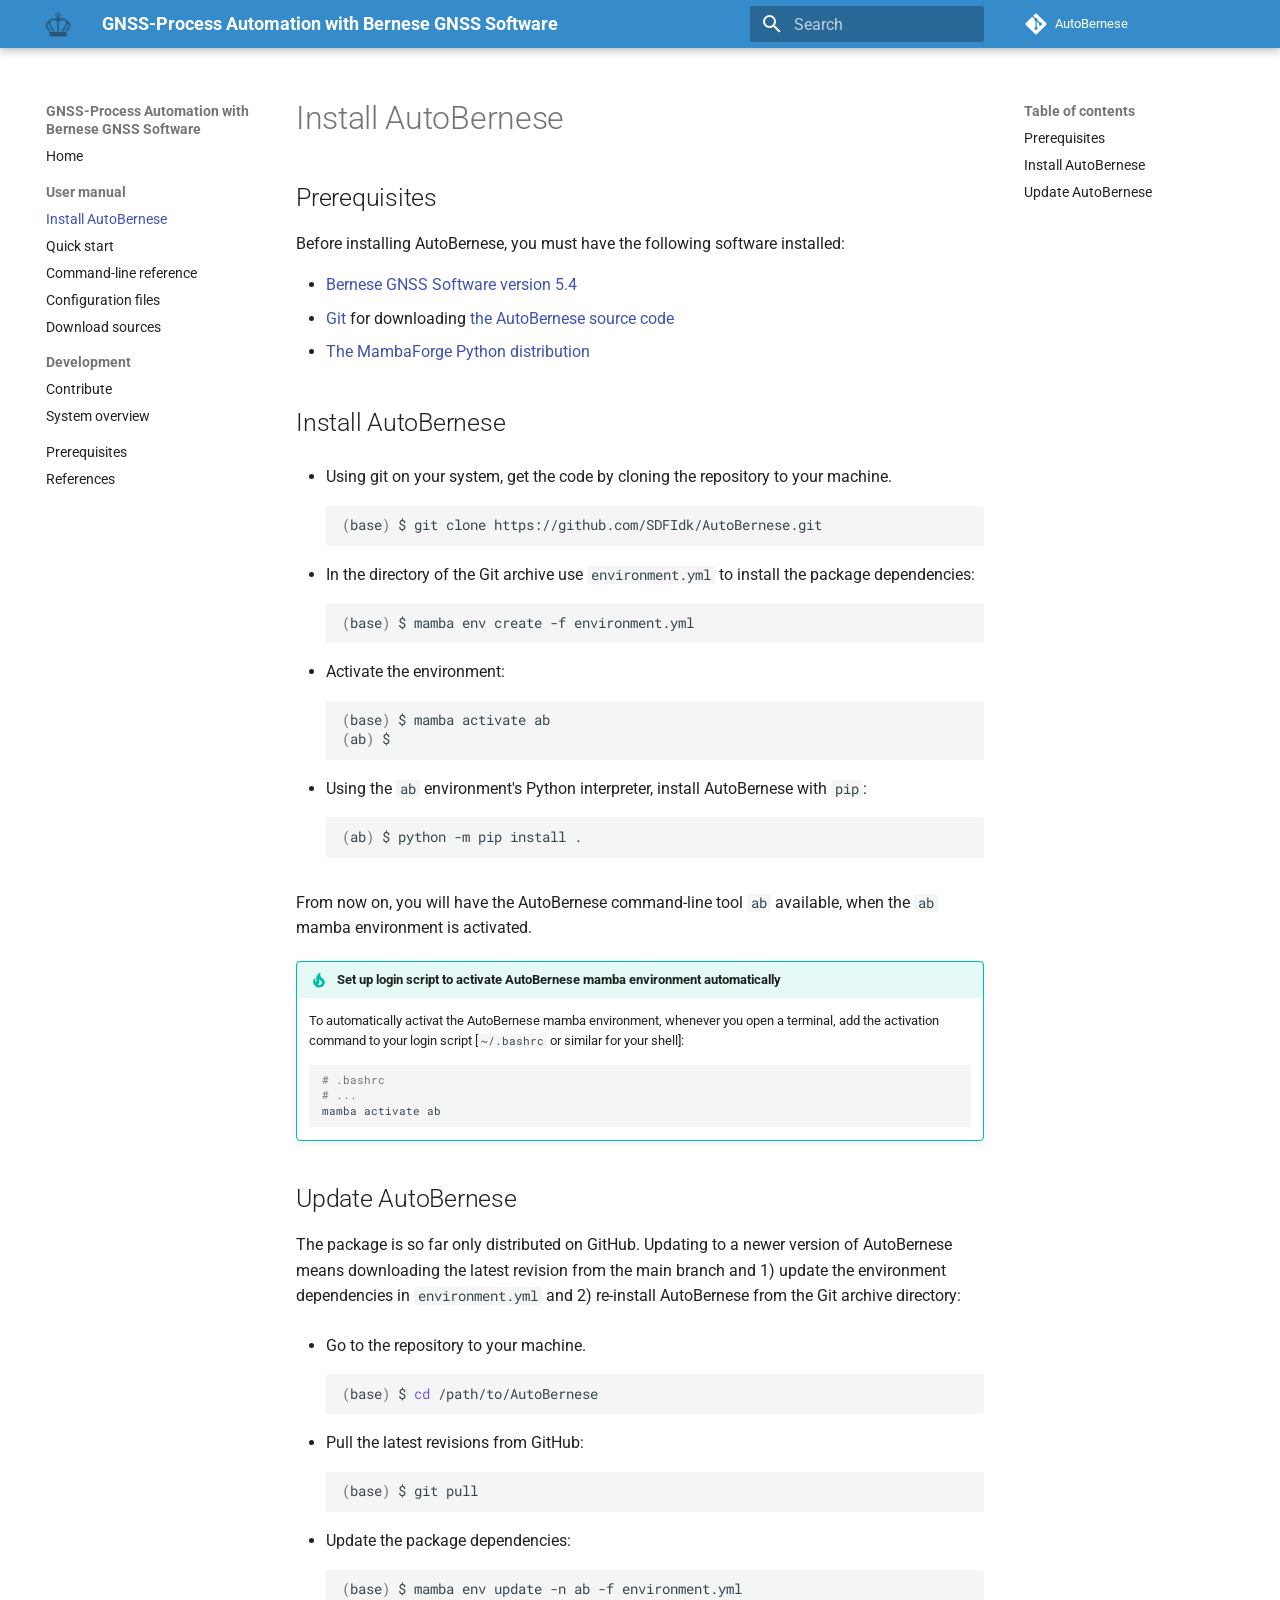
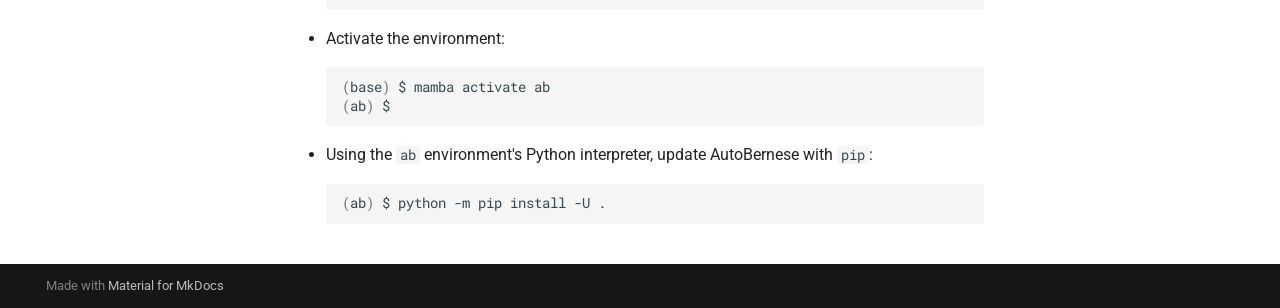
<file: manual/install-autobernese/index.html>
<!DOCTYPE html><html lang="en" class="no-js"><head>
    
      <meta charset="utf-8">
      <meta name="viewport" content="width=device-width,initial-scale=1">
      
      
        <meta name="author" content="Joachim Mortensen">
      
      
      
        <link rel="prev" href="../..">
      
      
        <link rel="next" href="../quick-start/">
      
      
        
      
      
      <link rel="icon" href="../../assets/logo.png">
      <meta name="generator" content="mkdocs-1.6.1, mkdocs-material-9.7.6">
    
    
      
        <title>Install AutoBernese - GNSS-Process Automation with Bernese GNSS Software</title>
      
    
    
      <link rel="stylesheet" href="../../assets/stylesheets/main.484c7ddc.min.css">
      
      


    
    
      
    
    
      
        
        
        <link rel="preconnect" href="https://fonts.gstatic.com" crossorigin="">
        <link rel="stylesheet" href="https://fonts.googleapis.com/css?family=Roboto:300,300i,400,400i,700,700i%7CRoboto+Mono:400,400i,700,700i&amp;display=fallback">
        <style>:root{--md-text-font:"Roboto";--md-code-font:"Roboto Mono"}</style>
      
    
    
      <link rel="stylesheet" href="../../stylesheets/extra.css">
    
      <link rel="stylesheet" href="../../stylesheets/asciinema-player.css">
    
    <script>__md_scope=new URL("../..",location),__md_hash=e=>[...e].reduce(((e,_)=>(e<<5)-e+_.charCodeAt(0)),0),__md_get=(e,_=localStorage,t=__md_scope)=>JSON.parse(_.getItem(t.pathname+"."+e)),__md_set=(e,_,t=localStorage,a=__md_scope)=>{try{t.setItem(a.pathname+"."+e,JSON.stringify(_))}catch(e){}}</script>
    
      

    
    
  <link href="../../assets/stylesheets/glightbox.min.css" rel="stylesheet"><script src="../../assets/javascripts/glightbox.min.js"></script><style id="glightbox-style">
            html.glightbox-open { overflow: initial; height: 100%; }
            .gslide-title { margin-top: 0px; user-select: text; }
            .gslide-desc { color: #666; user-select: text; }
            .gslide-image img { background: white; }
            .gscrollbar-fixer { padding-right: 15px; }
            .gdesc-inner { font-size: 0.75rem; }
            body[data-md-color-scheme="slate"] .gdesc-inner { background: var(--md-default-bg-color); }
            body[data-md-color-scheme="slate"] .gslide-title { color: var(--md-default-fg-color); }
            body[data-md-color-scheme="slate"] .gslide-desc { color: var(--md-default-fg-color); }
        </style></head>
  
  
    <body dir="ltr">
  
    
    <input class="md-toggle" data-md-toggle="drawer" type="checkbox" id="__drawer" autocomplete="off">
    <input class="md-toggle" data-md-toggle="search" type="checkbox" id="__search" autocomplete="off">
    <label class="md-overlay" for="__drawer"></label>
    <div data-md-component="skip">
      
        
        <a href="#prerequisites" class="md-skip">
          Skip to content
        </a>
      
    </div>
    <div data-md-component="announce">
      
    </div>
    
    
      

  

<header class="md-header md-header--shadow" data-md-component="header">
  <nav class="md-header__inner md-grid" aria-label="Header">
    <a href="../.." title="GNSS-Process Automation with Bernese GNSS Software" class="md-header__button md-logo" aria-label="GNSS-Process Automation with Bernese GNSS Software" data-md-component="logo">
      
  <img src="../../assets/logo.png" alt="logo">

    </a>
    <label class="md-header__button md-icon" for="__drawer">
      
      <svg xmlns="http://www.w3.org/2000/svg" viewBox="0 0 24 24"><path d="M3 6h18v2H3zm0 5h18v2H3zm0 5h18v2H3z"></path></svg>
    </label>
    <div class="md-header__title" data-md-component="header-title">
      <div class="md-header__ellipsis">
        <div class="md-header__topic">
          <span class="md-ellipsis">
            GNSS-Process Automation with Bernese GNSS Software
          </span>
        </div>
        <div class="md-header__topic" data-md-component="header-topic">
          <span class="md-ellipsis">
            
              Install AutoBernese
            
          </span>
        </div>
      </div>
    </div>
    
    
      <script>var palette=__md_get("__palette");if(palette&&palette.color){if("(prefers-color-scheme)"===palette.color.media){var media=matchMedia("(prefers-color-scheme: light)"),input=document.querySelector(media.matches?"[data-md-color-media='(prefers-color-scheme: light)']":"[data-md-color-media='(prefers-color-scheme: dark)']");palette.color.media=input.getAttribute("data-md-color-media"),palette.color.scheme=input.getAttribute("data-md-color-scheme"),palette.color.primary=input.getAttribute("data-md-color-primary"),palette.color.accent=input.getAttribute("data-md-color-accent")}for(var[key,value]of Object.entries(palette.color))document.body.setAttribute("data-md-color-"+key,value)}</script>
    
    
    
      
      
        <label class="md-header__button md-icon" for="__search">
          
          <svg xmlns="http://www.w3.org/2000/svg" viewBox="0 0 24 24"><path d="M9.5 3A6.5 6.5 0 0 1 16 9.5c0 1.61-.59 3.09-1.56 4.23l.27.27h.79l5 5-1.5 1.5-5-5v-.79l-.27-.27A6.52 6.52 0 0 1 9.5 16 6.5 6.5 0 0 1 3 9.5 6.5 6.5 0 0 1 9.5 3m0 2C7 5 5 7 5 9.5S7 14 9.5 14 14 12 14 9.5 12 5 9.5 5"></path></svg>
        </label>
        <div class="md-search" data-md-component="search" role="dialog">
  <label class="md-search__overlay" for="__search"></label>
  <div class="md-search__inner" role="search">
    <form class="md-search__form" name="search">
      <input type="text" class="md-search__input" name="query" aria-label="Search" placeholder="Search" autocapitalize="off" autocorrect="off" autocomplete="off" spellcheck="false" data-md-component="search-query" required="">
      <label class="md-search__icon md-icon" for="__search">
        
        <svg xmlns="http://www.w3.org/2000/svg" viewBox="0 0 24 24"><path d="M9.5 3A6.5 6.5 0 0 1 16 9.5c0 1.61-.59 3.09-1.56 4.23l.27.27h.79l5 5-1.5 1.5-5-5v-.79l-.27-.27A6.52 6.52 0 0 1 9.5 16 6.5 6.5 0 0 1 3 9.5 6.5 6.5 0 0 1 9.5 3m0 2C7 5 5 7 5 9.5S7 14 9.5 14 14 12 14 9.5 12 5 9.5 5"></path></svg>
        
        <svg xmlns="http://www.w3.org/2000/svg" viewBox="0 0 24 24"><path d="M20 11v2H8l5.5 5.5-1.42 1.42L4.16 12l7.92-7.92L13.5 5.5 8 11z"></path></svg>
      </label>
      <nav class="md-search__options" aria-label="Search">
        
        <button type="reset" class="md-search__icon md-icon" title="Clear" aria-label="Clear" tabindex="-1">
          
          <svg xmlns="http://www.w3.org/2000/svg" viewBox="0 0 24 24"><path d="M19 6.41 17.59 5 12 10.59 6.41 5 5 6.41 10.59 12 5 17.59 6.41 19 12 13.41 17.59 19 19 17.59 13.41 12z"></path></svg>
        </button>
      </nav>
      
    </form>
    <div class="md-search__output">
      <div class="md-search__scrollwrap" tabindex="0" data-md-scrollfix="">
        <div class="md-search-result" data-md-component="search-result">
          <div class="md-search-result__meta">
            Initializing search
          </div>
          <ol class="md-search-result__list" role="presentation"></ol>
        </div>
      </div>
    </div>
  </div>
</div>
      
    
    
      <div class="md-header__source">
        <a href="https://github.com/SDFIdk/AutoBernese" title="Go to repository" class="md-source" data-md-component="source">
  <div class="md-source__icon md-icon">
    
    <svg xmlns="http://www.w3.org/2000/svg" viewBox="0 0 448 512"><!--! Font Awesome Free 7.1.0 by @fontawesome - https://fontawesome.com License - https://fontawesome.com/license/free (Icons: CC BY 4.0, Fonts: SIL OFL 1.1, Code: MIT License) Copyright 2025 Fonticons, Inc.--><path d="M439.6 236.1 244 40.5c-5.4-5.5-12.8-8.5-20.4-8.5s-15 3-20.4 8.4L162.5 81l51.5 51.5c27.1-9.1 52.7 16.8 43.4 43.7l49.7 49.7c34.2-11.8 61.2 31 35.5 56.7-26.5 26.5-70.2-2.9-56-37.3L240.3 199v121.9c25.3 12.5 22.3 41.8 9.1 55-6.4 6.4-15.2 10.1-24.3 10.1s-17.8-3.6-24.3-10.1c-17.6-17.6-11.1-46.9 11.2-56v-123c-20.8-8.5-24.6-30.7-18.6-45L142.6 101 8.5 235.1C3 240.6 0 247.9 0 255.5s3 15 8.5 20.4l195.6 195.7c5.4 5.4 12.7 8.4 20.4 8.4s15-3 20.4-8.4l194.7-194.7c5.4-5.4 8.4-12.8 8.4-20.4s-3-15-8.4-20.4"></path></svg>
  </div>
  <div class="md-source__repository">
    AutoBernese
  </div>
</a>
      </div>
    
  </nav>
  
</header>
    
    <div class="md-container" data-md-component="container">
      
      
        
          
        
      
      <main class="md-main" data-md-component="main">
        <div class="md-main__inner md-grid">
          
            
              
              <div class="md-sidebar md-sidebar--primary" data-md-component="sidebar" data-md-type="navigation">
                <div class="md-sidebar__scrollwrap">
                  <div class="md-sidebar__inner">
                    



<nav class="md-nav md-nav--primary" aria-label="Navigation" data-md-level="0">
  <label class="md-nav__title" for="__drawer">
    <a href="../.." title="GNSS-Process Automation with Bernese GNSS Software" class="md-nav__button md-logo" aria-label="GNSS-Process Automation with Bernese GNSS Software" data-md-component="logo">
      
  <img src="../../assets/logo.png" alt="logo">

    </a>
    GNSS-Process Automation with Bernese GNSS Software
  </label>
  
    <div class="md-nav__source">
      <a href="https://github.com/SDFIdk/AutoBernese" title="Go to repository" class="md-source" data-md-component="source">
  <div class="md-source__icon md-icon">
    
    <svg xmlns="http://www.w3.org/2000/svg" viewBox="0 0 448 512"><!--! Font Awesome Free 7.1.0 by @fontawesome - https://fontawesome.com License - https://fontawesome.com/license/free (Icons: CC BY 4.0, Fonts: SIL OFL 1.1, Code: MIT License) Copyright 2025 Fonticons, Inc.--><path d="M439.6 236.1 244 40.5c-5.4-5.5-12.8-8.5-20.4-8.5s-15 3-20.4 8.4L162.5 81l51.5 51.5c27.1-9.1 52.7 16.8 43.4 43.7l49.7 49.7c34.2-11.8 61.2 31 35.5 56.7-26.5 26.5-70.2-2.9-56-37.3L240.3 199v121.9c25.3 12.5 22.3 41.8 9.1 55-6.4 6.4-15.2 10.1-24.3 10.1s-17.8-3.6-24.3-10.1c-17.6-17.6-11.1-46.9 11.2-56v-123c-20.8-8.5-24.6-30.7-18.6-45L142.6 101 8.5 235.1C3 240.6 0 247.9 0 255.5s3 15 8.5 20.4l195.6 195.7c5.4 5.4 12.7 8.4 20.4 8.4s15-3 20.4-8.4l194.7-194.7c5.4-5.4 8.4-12.8 8.4-20.4s-3-15-8.4-20.4"></path></svg>
  </div>
  <div class="md-source__repository">
    AutoBernese
  </div>
</a>
    </div>
  
  <ul class="md-nav__list" data-md-scrollfix="">
    
      
      
  
  
  
  
    <li class="md-nav__item">
      <a href="../.." class="md-nav__link">
        
  
  
  <span class="md-ellipsis">
    
  
    Home
  

    
  </span>
  
  

      </a>
    </li>
  

    
      
      
  
  
    
  
  
  
    
    
    
    
      
        
        
      
    
    
    <li class="md-nav__item md-nav__item--active md-nav__item--section md-nav__item--nested">
      
        
        
        <input class="md-nav__toggle md-toggle " type="checkbox" id="__nav_2" checked="">
        
          
          <label class="md-nav__link" for="__nav_2" id="__nav_2_label" tabindex="">
            
  
  
  <span class="md-ellipsis">
    
  
    User manual
  

    
  </span>
  
  

            <span class="md-nav__icon md-icon"></span>
          </label>
        
        <nav class="md-nav" data-md-level="1" aria-labelledby="__nav_2_label" aria-expanded="true">
          <label class="md-nav__title" for="__nav_2">
            <span class="md-nav__icon md-icon"></span>
            
  
    User manual
  

          </label>
          <ul class="md-nav__list" data-md-scrollfix="">
            
              
                
  
  
    
  
  
  
    <li class="md-nav__item md-nav__item--active">
      
      <input class="md-nav__toggle md-toggle" type="checkbox" id="__toc">
      
      
      
        <label class="md-nav__link md-nav__link--active" for="__toc">
          
  
  
  <span class="md-ellipsis">
    
  
    Install AutoBernese
  

    
  </span>
  
  

          <span class="md-nav__icon md-icon"></span>
        </label>
      
      <a href="./" class="md-nav__link md-nav__link--active">
        
  
  
  <span class="md-ellipsis">
    
  
    Install AutoBernese
  

    
  </span>
  
  

      </a>
      
        

<nav class="md-nav md-nav--secondary" aria-label="Table of contents">
  
  
  
  
    <label class="md-nav__title" for="__toc">
      <span class="md-nav__icon md-icon"></span>
      Table of contents
    </label>
    <ul class="md-nav__list" data-md-component="toc" data-md-scrollfix="">
      
        <li class="md-nav__item">
  <a href="#prerequisites" class="md-nav__link">
    <span class="md-ellipsis">
      
        Prerequisites
      
    </span>
  </a>
  
</li>
      
        <li class="md-nav__item">
  <a href="#install-autobernese" class="md-nav__link">
    <span class="md-ellipsis">
      
        Install AutoBernese
      
    </span>
  </a>
  
</li>
      
        <li class="md-nav__item">
  <a href="#update-autobernese" class="md-nav__link">
    <span class="md-ellipsis">
      
        Update AutoBernese
      
    </span>
  </a>
  
</li>
      
    </ul>
  
</nav>
      
    </li>
  

              
            
              
                
  
  
  
  
    <li class="md-nav__item">
      <a href="../quick-start/" class="md-nav__link">
        
  
  
  <span class="md-ellipsis">
    
  
    Quick start
  

    
  </span>
  
  

      </a>
    </li>
  

              
            
              
                
  
  
  
  
    <li class="md-nav__item">
      <a href="../command-reference/" class="md-nav__link">
        
  
  
  <span class="md-ellipsis">
    
  
    Command-line reference
  

    
  </span>
  
  

      </a>
    </li>
  

              
            
              
                
  
  
  
  
    <li class="md-nav__item">
      <a href="../configuration-files/" class="md-nav__link">
        
  
  
  <span class="md-ellipsis">
    
  
    Configuration files
  

    
  </span>
  
  

      </a>
    </li>
  

              
            
              
                
  
  
  
  
    <li class="md-nav__item">
      <a href="../download-sources/" class="md-nav__link">
        
  
  
  <span class="md-ellipsis">
    
  
    Download sources
  

    
  </span>
  
  

      </a>
    </li>
  

              
            
          </ul>
        </nav>
      
    </li>
  

    
      
      
  
  
  
  
    
    
    
    
      
        
        
      
    
    
    <li class="md-nav__item md-nav__item--section md-nav__item--nested">
      
        
        
          
        
        <input class="md-nav__toggle md-toggle md-toggle--indeterminate" type="checkbox" id="__nav_3">
        
          
          <label class="md-nav__link" for="__nav_3" id="__nav_3_label" tabindex="">
            
  
  
  <span class="md-ellipsis">
    
  
    Development
  

    
  </span>
  
  

            <span class="md-nav__icon md-icon"></span>
          </label>
        
        <nav class="md-nav" data-md-level="1" aria-labelledby="__nav_3_label" aria-expanded="false">
          <label class="md-nav__title" for="__nav_3">
            <span class="md-nav__icon md-icon"></span>
            
  
    Development
  

          </label>
          <ul class="md-nav__list" data-md-scrollfix="">
            
              
                
  
  
  
  
    <li class="md-nav__item">
      <a href="../../dev/contribute/" class="md-nav__link">
        
  
  
  <span class="md-ellipsis">
    
  
    Contribute
  

    
  </span>
  
  

      </a>
    </li>
  

              
            
              
                
  
  
  
  
    <li class="md-nav__item">
      <a href="../../dev/system-overview/" class="md-nav__link">
        
  
  
  <span class="md-ellipsis">
    
  
    System overview
  

    
  </span>
  
  

      </a>
    </li>
  

              
            
          </ul>
        </nav>
      
    </li>
  

    
      
      
  
  
  
  
    <li class="md-nav__item">
      <a href="../../prerequisites/" class="md-nav__link">
        
  
  
  <span class="md-ellipsis">
    
  
    Prerequisites
  

    
  </span>
  
  

      </a>
    </li>
  

    
      
      
  
  
  
  
    <li class="md-nav__item">
      <a href="../../references/" class="md-nav__link">
        
  
  
  <span class="md-ellipsis">
    
  
    References
  

    
  </span>
  
  

      </a>
    </li>
  

    
  </ul>
</nav>
                  </div>
                </div>
              </div>
            
            
              
              <div class="md-sidebar md-sidebar--secondary" data-md-component="sidebar" data-md-type="toc">
                <div class="md-sidebar__scrollwrap">
                  <div class="md-sidebar__inner">
                    

<nav class="md-nav md-nav--secondary" aria-label="Table of contents">
  
  
  
  
    <label class="md-nav__title" for="__toc">
      <span class="md-nav__icon md-icon"></span>
      Table of contents
    </label>
    <ul class="md-nav__list" data-md-component="toc" data-md-scrollfix="">
      
        <li class="md-nav__item">
  <a href="#prerequisites" class="md-nav__link">
    <span class="md-ellipsis">
      
        Prerequisites
      
    </span>
  </a>
  
</li>
      
        <li class="md-nav__item">
  <a href="#install-autobernese" class="md-nav__link">
    <span class="md-ellipsis">
      
        Install AutoBernese
      
    </span>
  </a>
  
</li>
      
        <li class="md-nav__item">
  <a href="#update-autobernese" class="md-nav__link">
    <span class="md-ellipsis">
      
        Update AutoBernese
      
    </span>
  </a>
  
</li>
      
    </ul>
  
</nav>
                  </div>
                </div>
              </div>
            
          
          
            <div class="md-content" data-md-component="content">
              
              <article class="md-content__inner md-typeset">
                
                  


  
  


  <h1>Install AutoBernese</h1>

<h2 id="prerequisites">Prerequisites<a class="headerlink" href="#prerequisites" title="Permanent link">¶</a></h2>
<p>Before installing AutoBernese, you must have the following software installed:</p>
<ul>
<li><a href="http://www.bernese.unibe.ch/">Bernese GNSS Software version 5.4</a></li>
<li><a href="https://git-scm.com/download/linux">Git</a> for downloading <a href="https://github.com/SDFIdk/AutoBernese">the AutoBernese source code</a></li>
<li><a href="../../prerequisites/">The MambaForge Python distribution</a></li>
</ul>
<h2 id="install-autobernese">Install AutoBernese<a class="headerlink" href="#install-autobernese" title="Permanent link">¶</a></h2>
<ul>
<li>
<p>Using git on your system, get the code by cloning the repository to your
    machine.</p>
<div class="highlight"><pre><span></span><code><a id="__codelineno-0-1" name="__codelineno-0-1" href="#__codelineno-0-1"></a><span class="o">(</span>base<span class="o">)</span><span class="w"> </span>$<span class="w"> </span>git<span class="w"> </span>clone<span class="w"> </span>https://github.com/SDFIdk/AutoBernese.git
</code></pre></div>
</li>
<li>
<p>In the directory of the Git archive use <code>environment.yml</code> to install the
    package dependencies:</p>
<div class="highlight"><pre><span></span><code><a id="__codelineno-1-1" name="__codelineno-1-1" href="#__codelineno-1-1"></a><span class="o">(</span>base<span class="o">)</span><span class="w"> </span>$<span class="w"> </span>mamba<span class="w"> </span>env<span class="w"> </span>create<span class="w"> </span>-f<span class="w"> </span>environment.yml
</code></pre></div>
</li>
<li>
<p>Activate the environment:</p>
<div class="highlight"><pre><span></span><code><a id="__codelineno-2-1" name="__codelineno-2-1" href="#__codelineno-2-1"></a><span class="o">(</span>base<span class="o">)</span><span class="w"> </span>$<span class="w"> </span>mamba<span class="w"> </span>activate<span class="w"> </span>ab
<a id="__codelineno-2-2" name="__codelineno-2-2" href="#__codelineno-2-2"></a><span class="o">(</span>ab<span class="o">)</span><span class="w"> </span>$
</code></pre></div>
</li>
<li>
<p>Using the <code>ab</code> environment's Python interpreter, install AutoBernese with
    <code>pip</code>:</p>
<div class="highlight"><pre><span></span><code><a id="__codelineno-3-1" name="__codelineno-3-1" href="#__codelineno-3-1"></a><span class="o">(</span>ab<span class="o">)</span><span class="w"> </span>$<span class="w"> </span>python<span class="w"> </span>-m<span class="w"> </span>pip<span class="w"> </span>install<span class="w"> </span>.
</code></pre></div>
</li>
</ul>
<p>From now on, you will have the AutoBernese command-line tool <code>ab</code> available,
when the <code>ab</code> mamba environment is activated.</p>
<div class="admonition tip">
<p class="admonition-title">Set up login script to activate AutoBernese mamba environment automatically</p>
<p>To automatically activat the AutoBernese mamba environment, whenever you open a
terminal, add the activation command to your login script [<code>~/.bashrc</code> or
similar for your shell]:</p>
<div class="highlight"><pre><span></span><code><a id="__codelineno-4-1" name="__codelineno-4-1" href="#__codelineno-4-1"></a><span class="c1"># .bashrc</span>
<a id="__codelineno-4-2" name="__codelineno-4-2" href="#__codelineno-4-2"></a><span class="c1"># ...</span>
<a id="__codelineno-4-3" name="__codelineno-4-3" href="#__codelineno-4-3"></a>mamba<span class="w"> </span>activate<span class="w"> </span>ab
</code></pre></div>
</div>
<h2 id="update-autobernese">Update AutoBernese<a class="headerlink" href="#update-autobernese" title="Permanent link">¶</a></h2>
<p>The package is so far only distributed on GitHub. Updating to a newer version of
AutoBernese means downloading the latest revision from the main branch and 1)
update the environment dependencies in <code>environment.yml</code> and 2) re-install
AutoBernese from the Git archive directory:</p>
<ul>
<li>
<p>Go to the repository to your machine.</p>
<div class="highlight"><pre><span></span><code><a id="__codelineno-5-1" name="__codelineno-5-1" href="#__codelineno-5-1"></a><span class="o">(</span>base<span class="o">)</span><span class="w"> </span>$<span class="w"> </span><span class="nb">cd</span><span class="w"> </span>/path/to/AutoBernese
</code></pre></div>
</li>
<li>
<p>Pull the latest revisions from GitHub:</p>
<div class="highlight"><pre><span></span><code><a id="__codelineno-6-1" name="__codelineno-6-1" href="#__codelineno-6-1"></a><span class="o">(</span>base<span class="o">)</span><span class="w"> </span>$<span class="w"> </span>git<span class="w"> </span>pull
</code></pre></div>
</li>
<li>
<p>Update the package dependencies:</p>
<div class="highlight"><pre><span></span><code><a id="__codelineno-7-1" name="__codelineno-7-1" href="#__codelineno-7-1"></a><span class="o">(</span>base<span class="o">)</span><span class="w"> </span>$<span class="w"> </span>mamba<span class="w"> </span>env<span class="w"> </span>update<span class="w"> </span>-n<span class="w"> </span>ab<span class="w"> </span>-f<span class="w"> </span>environment.yml
</code></pre></div>
</li>
<li>
<p>Activate the environment:</p>
<div class="highlight"><pre><span></span><code><a id="__codelineno-8-1" name="__codelineno-8-1" href="#__codelineno-8-1"></a><span class="o">(</span>base<span class="o">)</span><span class="w"> </span>$<span class="w"> </span>mamba<span class="w"> </span>activate<span class="w"> </span>ab
<a id="__codelineno-8-2" name="__codelineno-8-2" href="#__codelineno-8-2"></a><span class="o">(</span>ab<span class="o">)</span><span class="w"> </span>$
</code></pre></div>
</li>
<li>
<p>Using the <code>ab</code> environment's Python interpreter, update AutoBernese with
    <code>pip</code>:</p>
<div class="highlight"><pre><span></span><code><a id="__codelineno-9-1" name="__codelineno-9-1" href="#__codelineno-9-1"></a><span class="o">(</span>ab<span class="o">)</span><span class="w"> </span>$<span class="w"> </span>python<span class="w"> </span>-m<span class="w"> </span>pip<span class="w"> </span>install<span class="w"> </span>-U<span class="w"> </span>.
</code></pre></div>
</li>
</ul>












                
              </article>
            </div>
          
          
<script>var target=document.getElementById(location.hash.slice(1));target&&target.name&&(target.checked=target.name.startsWith("__tabbed_"))</script>
        </div>
        
          <button type="button" class="md-top md-icon" data-md-component="top" hidden="">
  
  <svg xmlns="http://www.w3.org/2000/svg" viewBox="0 0 24 24"><path d="M13 20h-2V8l-5.5 5.5-1.42-1.42L12 4.16l7.92 7.92-1.42 1.42L13 8z"></path></svg>
  Back to top
</button>
        
      </main>
      
        <footer class="md-footer">
  
  <div class="md-footer-meta md-typeset">
    <div class="md-footer-meta__inner md-grid">
      <div class="md-copyright">
  
  
    Made with
    <a href="https://squidfunk.github.io/mkdocs-material/" target="_blank" rel="noopener">
      Material for MkDocs
    </a>
  
</div>
      
    </div>
  </div>
</footer>
      
    </div>
    <div class="md-dialog" data-md-component="dialog">
      <div class="md-dialog__inner md-typeset"></div>
    </div>
    
    
    
      
      
      <script id="__config" type="application/json">{"annotate": null, "base": "../..", "features": ["navigation.sections", "navigation.expand", "navigation.top"], "search": "../../assets/javascripts/workers/search.2c215733.min.js", "tags": null, "translations": {"clipboard.copied": "Copied to clipboard", "clipboard.copy": "Copy to clipboard", "search.result.more.one": "1 more on this page", "search.result.more.other": "# more on this page", "search.result.none": "No matching documents", "search.result.one": "1 matching document", "search.result.other": "# matching documents", "search.result.placeholder": "Type to start searching", "search.result.term.missing": "Missing", "select.version": "Select version"}, "version": null}</script>
    
    
      <script src="../../assets/javascripts/bundle.79ae519e.min.js"></script>
      
        <script src="../../javascript/asciinema-player.min.js"></script>
      
    
  
<script id="init-glightbox">const lightbox = GLightbox({"touchNavigation": true, "loop": false, "zoomable": true, "draggable": true, "openEffect": "zoom", "closeEffect": "zoom", "slideEffect": "slide"});
document$.subscribe(()=>{ lightbox.reload(); });
</script></body></html>
</file>
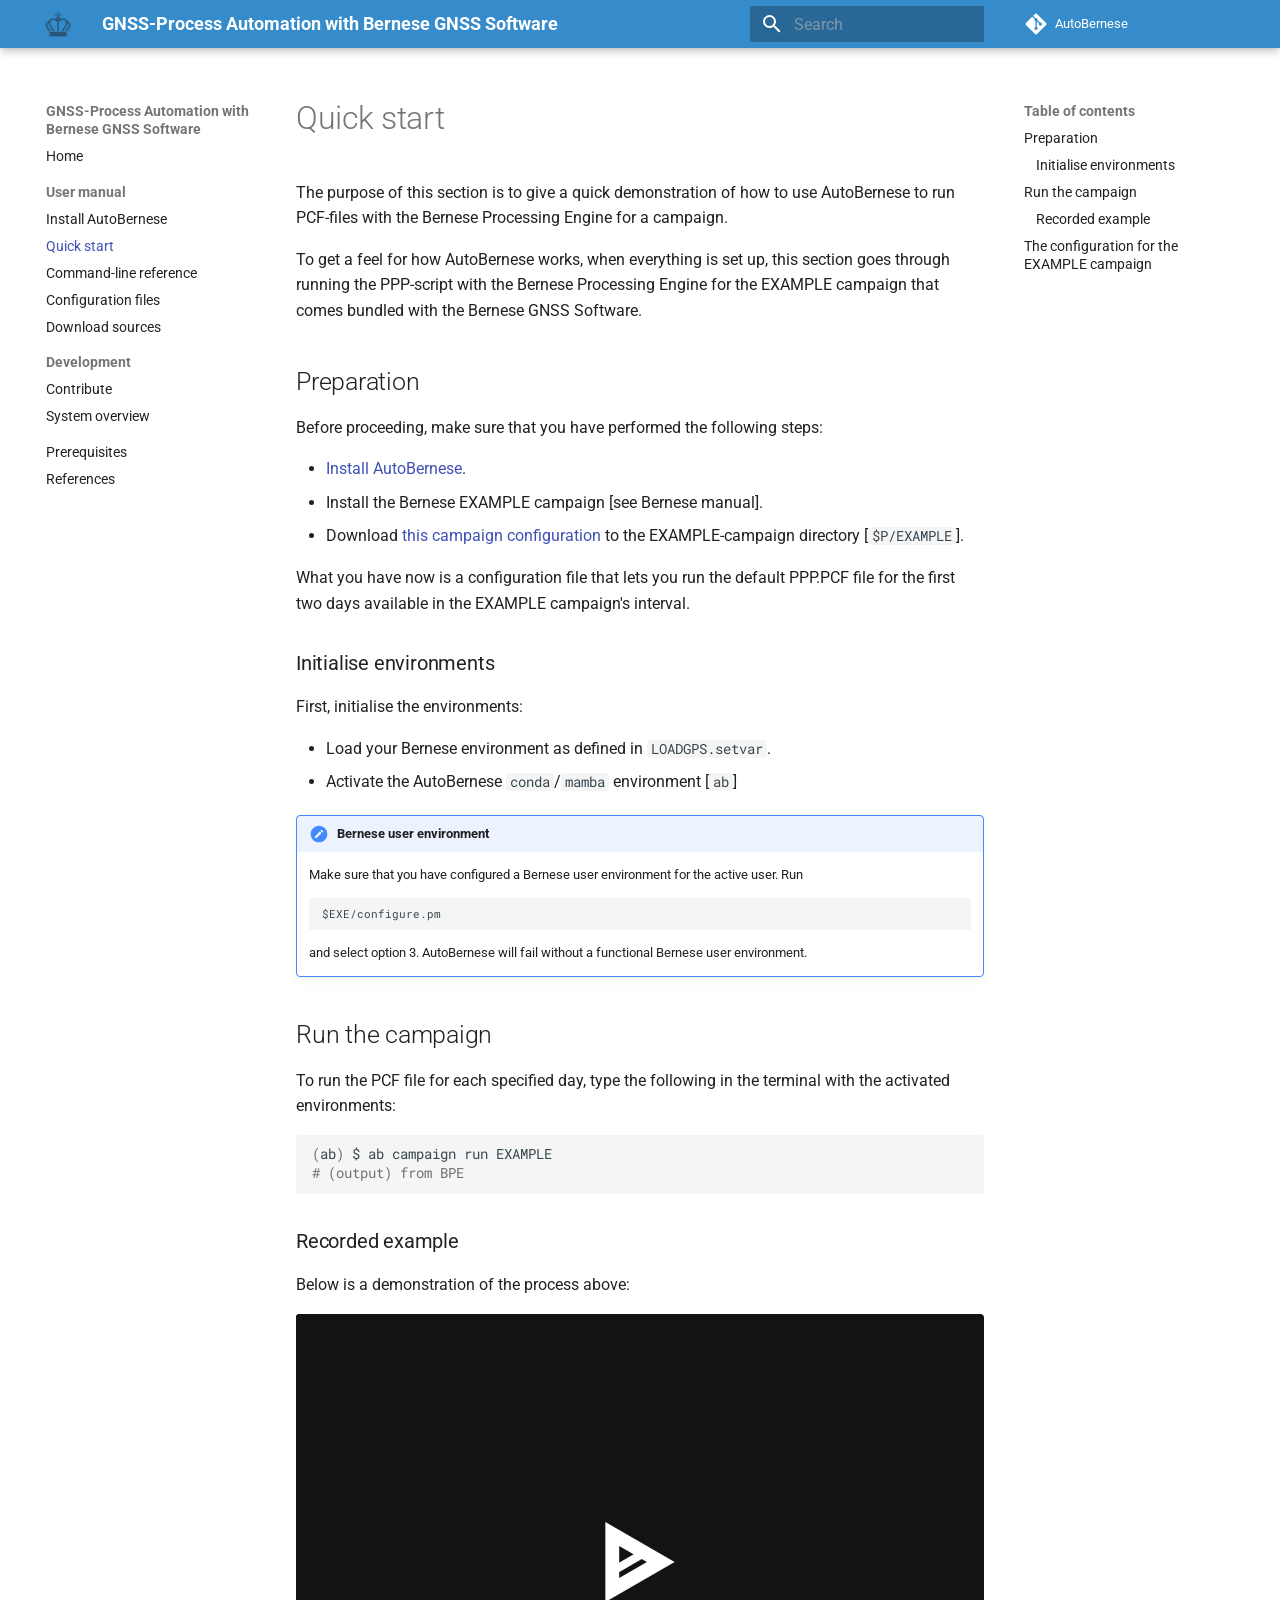
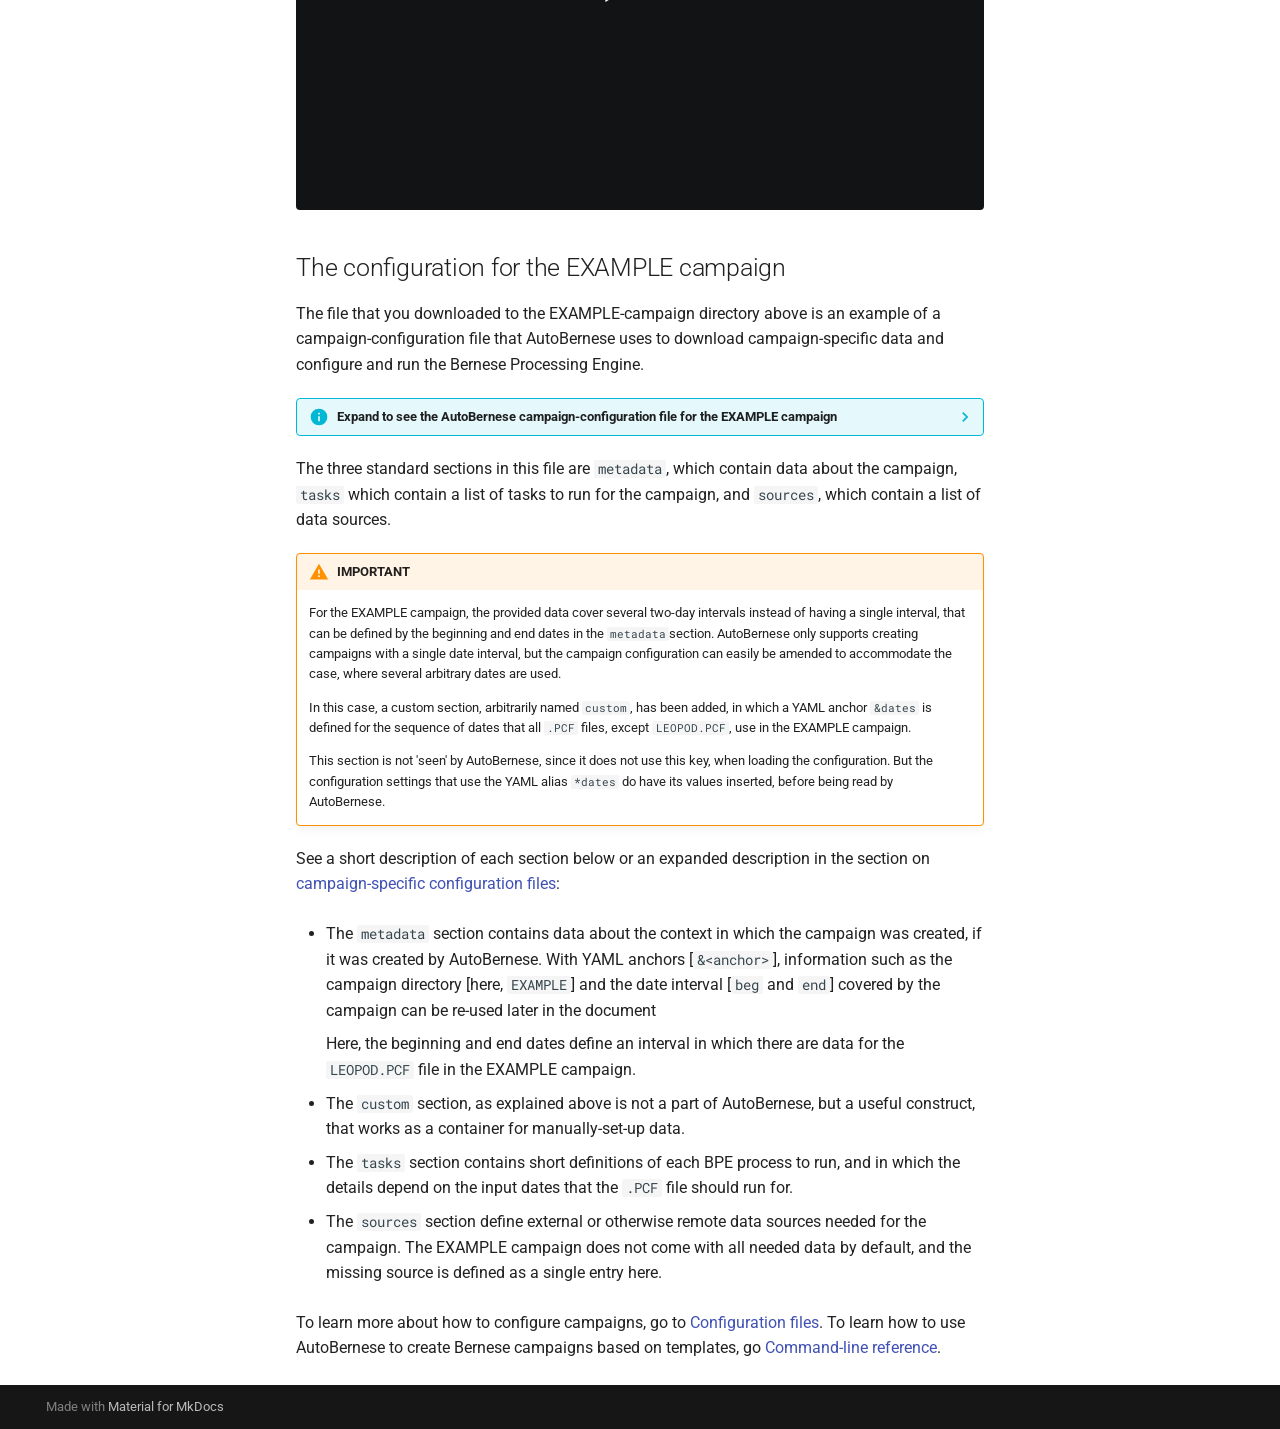
<file: manual/quick-start/index.html>
<!DOCTYPE html><html lang="en" class="no-js"><head>
    
      <meta charset="utf-8">
      <meta name="viewport" content="width=device-width,initial-scale=1">
      
      
        <meta name="author" content="Joachim Mortensen">
      
      
      
        <link rel="prev" href="../install-autobernese/">
      
      
        <link rel="next" href="../command-reference/">
      
      
        
      
      
      <link rel="icon" href="../../assets/logo.png">
      <meta name="generator" content="mkdocs-1.6.1, mkdocs-material-9.7.6">
    
    
      
        <title>Quick start - GNSS-Process Automation with Bernese GNSS Software</title>
      
    
    
      <link rel="stylesheet" href="../../assets/stylesheets/main.484c7ddc.min.css">
      
      


    
    
      
    
    
      
        
        
        <link rel="preconnect" href="https://fonts.gstatic.com" crossorigin="">
        <link rel="stylesheet" href="https://fonts.googleapis.com/css?family=Roboto:300,300i,400,400i,700,700i%7CRoboto+Mono:400,400i,700,700i&amp;display=fallback">
        <style>:root{--md-text-font:"Roboto";--md-code-font:"Roboto Mono"}</style>
      
    
    
      <link rel="stylesheet" href="../../stylesheets/extra.css">
    
      <link rel="stylesheet" href="../../stylesheets/asciinema-player.css">
    
    <script>__md_scope=new URL("../..",location),__md_hash=e=>[...e].reduce(((e,_)=>(e<<5)-e+_.charCodeAt(0)),0),__md_get=(e,_=localStorage,t=__md_scope)=>JSON.parse(_.getItem(t.pathname+"."+e)),__md_set=(e,_,t=localStorage,a=__md_scope)=>{try{t.setItem(a.pathname+"."+e,JSON.stringify(_))}catch(e){}}</script>
    
      

    
    
  <link href="../../assets/stylesheets/glightbox.min.css" rel="stylesheet"><script src="../../assets/javascripts/glightbox.min.js"></script><style id="glightbox-style">
            html.glightbox-open { overflow: initial; height: 100%; }
            .gslide-title { margin-top: 0px; user-select: text; }
            .gslide-desc { color: #666; user-select: text; }
            .gslide-image img { background: white; }
            .gscrollbar-fixer { padding-right: 15px; }
            .gdesc-inner { font-size: 0.75rem; }
            body[data-md-color-scheme="slate"] .gdesc-inner { background: var(--md-default-bg-color); }
            body[data-md-color-scheme="slate"] .gslide-title { color: var(--md-default-fg-color); }
            body[data-md-color-scheme="slate"] .gslide-desc { color: var(--md-default-fg-color); }
        </style></head>
  
  
    <body dir="ltr">
  
    
    <input class="md-toggle" data-md-toggle="drawer" type="checkbox" id="__drawer" autocomplete="off">
    <input class="md-toggle" data-md-toggle="search" type="checkbox" id="__search" autocomplete="off">
    <label class="md-overlay" for="__drawer"></label>
    <div data-md-component="skip">
      
        
        <a href="#preparation" class="md-skip">
          Skip to content
        </a>
      
    </div>
    <div data-md-component="announce">
      
    </div>
    
    
      

  

<header class="md-header md-header--shadow" data-md-component="header">
  <nav class="md-header__inner md-grid" aria-label="Header">
    <a href="../.." title="GNSS-Process Automation with Bernese GNSS Software" class="md-header__button md-logo" aria-label="GNSS-Process Automation with Bernese GNSS Software" data-md-component="logo">
      
  <img src="../../assets/logo.png" alt="logo">

    </a>
    <label class="md-header__button md-icon" for="__drawer">
      
      <svg xmlns="http://www.w3.org/2000/svg" viewBox="0 0 24 24"><path d="M3 6h18v2H3zm0 5h18v2H3zm0 5h18v2H3z"></path></svg>
    </label>
    <div class="md-header__title" data-md-component="header-title">
      <div class="md-header__ellipsis">
        <div class="md-header__topic">
          <span class="md-ellipsis">
            GNSS-Process Automation with Bernese GNSS Software
          </span>
        </div>
        <div class="md-header__topic" data-md-component="header-topic">
          <span class="md-ellipsis">
            
              Quick start
            
          </span>
        </div>
      </div>
    </div>
    
    
      <script>var palette=__md_get("__palette");if(palette&&palette.color){if("(prefers-color-scheme)"===palette.color.media){var media=matchMedia("(prefers-color-scheme: light)"),input=document.querySelector(media.matches?"[data-md-color-media='(prefers-color-scheme: light)']":"[data-md-color-media='(prefers-color-scheme: dark)']");palette.color.media=input.getAttribute("data-md-color-media"),palette.color.scheme=input.getAttribute("data-md-color-scheme"),palette.color.primary=input.getAttribute("data-md-color-primary"),palette.color.accent=input.getAttribute("data-md-color-accent")}for(var[key,value]of Object.entries(palette.color))document.body.setAttribute("data-md-color-"+key,value)}</script>
    
    
    
      
      
        <label class="md-header__button md-icon" for="__search">
          
          <svg xmlns="http://www.w3.org/2000/svg" viewBox="0 0 24 24"><path d="M9.5 3A6.5 6.5 0 0 1 16 9.5c0 1.61-.59 3.09-1.56 4.23l.27.27h.79l5 5-1.5 1.5-5-5v-.79l-.27-.27A6.52 6.52 0 0 1 9.5 16 6.5 6.5 0 0 1 3 9.5 6.5 6.5 0 0 1 9.5 3m0 2C7 5 5 7 5 9.5S7 14 9.5 14 14 12 14 9.5 12 5 9.5 5"></path></svg>
        </label>
        <div class="md-search" data-md-component="search" role="dialog">
  <label class="md-search__overlay" for="__search"></label>
  <div class="md-search__inner" role="search">
    <form class="md-search__form" name="search">
      <input type="text" class="md-search__input" name="query" aria-label="Search" placeholder="Search" autocapitalize="off" autocorrect="off" autocomplete="off" spellcheck="false" data-md-component="search-query" required="">
      <label class="md-search__icon md-icon" for="__search">
        
        <svg xmlns="http://www.w3.org/2000/svg" viewBox="0 0 24 24"><path d="M9.5 3A6.5 6.5 0 0 1 16 9.5c0 1.61-.59 3.09-1.56 4.23l.27.27h.79l5 5-1.5 1.5-5-5v-.79l-.27-.27A6.52 6.52 0 0 1 9.5 16 6.5 6.5 0 0 1 3 9.5 6.5 6.5 0 0 1 9.5 3m0 2C7 5 5 7 5 9.5S7 14 9.5 14 14 12 14 9.5 12 5 9.5 5"></path></svg>
        
        <svg xmlns="http://www.w3.org/2000/svg" viewBox="0 0 24 24"><path d="M20 11v2H8l5.5 5.5-1.42 1.42L4.16 12l7.92-7.92L13.5 5.5 8 11z"></path></svg>
      </label>
      <nav class="md-search__options" aria-label="Search">
        
        <button type="reset" class="md-search__icon md-icon" title="Clear" aria-label="Clear" tabindex="-1">
          
          <svg xmlns="http://www.w3.org/2000/svg" viewBox="0 0 24 24"><path d="M19 6.41 17.59 5 12 10.59 6.41 5 5 6.41 10.59 12 5 17.59 6.41 19 12 13.41 17.59 19 19 17.59 13.41 12z"></path></svg>
        </button>
      </nav>
      
    </form>
    <div class="md-search__output">
      <div class="md-search__scrollwrap" tabindex="0" data-md-scrollfix="">
        <div class="md-search-result" data-md-component="search-result">
          <div class="md-search-result__meta">
            Initializing search
          </div>
          <ol class="md-search-result__list" role="presentation"></ol>
        </div>
      </div>
    </div>
  </div>
</div>
      
    
    
      <div class="md-header__source">
        <a href="https://github.com/SDFIdk/AutoBernese" title="Go to repository" class="md-source" data-md-component="source">
  <div class="md-source__icon md-icon">
    
    <svg xmlns="http://www.w3.org/2000/svg" viewBox="0 0 448 512"><!--! Font Awesome Free 7.1.0 by @fontawesome - https://fontawesome.com License - https://fontawesome.com/license/free (Icons: CC BY 4.0, Fonts: SIL OFL 1.1, Code: MIT License) Copyright 2025 Fonticons, Inc.--><path d="M439.6 236.1 244 40.5c-5.4-5.5-12.8-8.5-20.4-8.5s-15 3-20.4 8.4L162.5 81l51.5 51.5c27.1-9.1 52.7 16.8 43.4 43.7l49.7 49.7c34.2-11.8 61.2 31 35.5 56.7-26.5 26.5-70.2-2.9-56-37.3L240.3 199v121.9c25.3 12.5 22.3 41.8 9.1 55-6.4 6.4-15.2 10.1-24.3 10.1s-17.8-3.6-24.3-10.1c-17.6-17.6-11.1-46.9 11.2-56v-123c-20.8-8.5-24.6-30.7-18.6-45L142.6 101 8.5 235.1C3 240.6 0 247.9 0 255.5s3 15 8.5 20.4l195.6 195.7c5.4 5.4 12.7 8.4 20.4 8.4s15-3 20.4-8.4l194.7-194.7c5.4-5.4 8.4-12.8 8.4-20.4s-3-15-8.4-20.4"></path></svg>
  </div>
  <div class="md-source__repository">
    AutoBernese
  </div>
</a>
      </div>
    
  </nav>
  
</header>
    
    <div class="md-container" data-md-component="container">
      
      
        
          
        
      
      <main class="md-main" data-md-component="main">
        <div class="md-main__inner md-grid">
          
            
              
              <div class="md-sidebar md-sidebar--primary" data-md-component="sidebar" data-md-type="navigation">
                <div class="md-sidebar__scrollwrap">
                  <div class="md-sidebar__inner">
                    



<nav class="md-nav md-nav--primary" aria-label="Navigation" data-md-level="0">
  <label class="md-nav__title" for="__drawer">
    <a href="../.." title="GNSS-Process Automation with Bernese GNSS Software" class="md-nav__button md-logo" aria-label="GNSS-Process Automation with Bernese GNSS Software" data-md-component="logo">
      
  <img src="../../assets/logo.png" alt="logo">

    </a>
    GNSS-Process Automation with Bernese GNSS Software
  </label>
  
    <div class="md-nav__source">
      <a href="https://github.com/SDFIdk/AutoBernese" title="Go to repository" class="md-source" data-md-component="source">
  <div class="md-source__icon md-icon">
    
    <svg xmlns="http://www.w3.org/2000/svg" viewBox="0 0 448 512"><!--! Font Awesome Free 7.1.0 by @fontawesome - https://fontawesome.com License - https://fontawesome.com/license/free (Icons: CC BY 4.0, Fonts: SIL OFL 1.1, Code: MIT License) Copyright 2025 Fonticons, Inc.--><path d="M439.6 236.1 244 40.5c-5.4-5.5-12.8-8.5-20.4-8.5s-15 3-20.4 8.4L162.5 81l51.5 51.5c27.1-9.1 52.7 16.8 43.4 43.7l49.7 49.7c34.2-11.8 61.2 31 35.5 56.7-26.5 26.5-70.2-2.9-56-37.3L240.3 199v121.9c25.3 12.5 22.3 41.8 9.1 55-6.4 6.4-15.2 10.1-24.3 10.1s-17.8-3.6-24.3-10.1c-17.6-17.6-11.1-46.9 11.2-56v-123c-20.8-8.5-24.6-30.7-18.6-45L142.6 101 8.5 235.1C3 240.6 0 247.9 0 255.5s3 15 8.5 20.4l195.6 195.7c5.4 5.4 12.7 8.4 20.4 8.4s15-3 20.4-8.4l194.7-194.7c5.4-5.4 8.4-12.8 8.4-20.4s-3-15-8.4-20.4"></path></svg>
  </div>
  <div class="md-source__repository">
    AutoBernese
  </div>
</a>
    </div>
  
  <ul class="md-nav__list" data-md-scrollfix="">
    
      
      
  
  
  
  
    <li class="md-nav__item">
      <a href="../.." class="md-nav__link">
        
  
  
  <span class="md-ellipsis">
    
  
    Home
  

    
  </span>
  
  

      </a>
    </li>
  

    
      
      
  
  
    
  
  
  
    
    
    
    
      
        
        
      
    
    
    <li class="md-nav__item md-nav__item--active md-nav__item--section md-nav__item--nested">
      
        
        
        <input class="md-nav__toggle md-toggle " type="checkbox" id="__nav_2" checked="">
        
          
          <label class="md-nav__link" for="__nav_2" id="__nav_2_label" tabindex="">
            
  
  
  <span class="md-ellipsis">
    
  
    User manual
  

    
  </span>
  
  

            <span class="md-nav__icon md-icon"></span>
          </label>
        
        <nav class="md-nav" data-md-level="1" aria-labelledby="__nav_2_label" aria-expanded="true">
          <label class="md-nav__title" for="__nav_2">
            <span class="md-nav__icon md-icon"></span>
            
  
    User manual
  

          </label>
          <ul class="md-nav__list" data-md-scrollfix="">
            
              
                
  
  
  
  
    <li class="md-nav__item">
      <a href="../install-autobernese/" class="md-nav__link">
        
  
  
  <span class="md-ellipsis">
    
  
    Install AutoBernese
  

    
  </span>
  
  

      </a>
    </li>
  

              
            
              
                
  
  
    
  
  
  
    <li class="md-nav__item md-nav__item--active">
      
      <input class="md-nav__toggle md-toggle" type="checkbox" id="__toc">
      
      
      
        <label class="md-nav__link md-nav__link--active" for="__toc">
          
  
  
  <span class="md-ellipsis">
    
  
    Quick start
  

    
  </span>
  
  

          <span class="md-nav__icon md-icon"></span>
        </label>
      
      <a href="./" class="md-nav__link md-nav__link--active">
        
  
  
  <span class="md-ellipsis">
    
  
    Quick start
  

    
  </span>
  
  

      </a>
      
        

<nav class="md-nav md-nav--secondary" aria-label="Table of contents">
  
  
  
  
    <label class="md-nav__title" for="__toc">
      <span class="md-nav__icon md-icon"></span>
      Table of contents
    </label>
    <ul class="md-nav__list" data-md-component="toc" data-md-scrollfix="">
      
        <li class="md-nav__item">
  <a href="#preparation" class="md-nav__link">
    <span class="md-ellipsis">
      
        Preparation
      
    </span>
  </a>
  
    <nav class="md-nav" aria-label="Preparation">
      <ul class="md-nav__list">
        
          <li class="md-nav__item">
  <a href="#initialise-environments" class="md-nav__link">
    <span class="md-ellipsis">
      
        Initialise environments
      
    </span>
  </a>
  
</li>
        
      </ul>
    </nav>
  
</li>
      
        <li class="md-nav__item">
  <a href="#run-the-campaign" class="md-nav__link">
    <span class="md-ellipsis">
      
        Run the campaign
      
    </span>
  </a>
  
    <nav class="md-nav" aria-label="Run the campaign">
      <ul class="md-nav__list">
        
          <li class="md-nav__item">
  <a href="#recorded-example" class="md-nav__link">
    <span class="md-ellipsis">
      
        Recorded example
      
    </span>
  </a>
  
</li>
        
      </ul>
    </nav>
  
</li>
      
        <li class="md-nav__item">
  <a href="#the-configuration-for-the-example-campaign" class="md-nav__link">
    <span class="md-ellipsis">
      
        The configuration for the EXAMPLE campaign
      
    </span>
  </a>
  
</li>
      
    </ul>
  
</nav>
      
    </li>
  

              
            
              
                
  
  
  
  
    <li class="md-nav__item">
      <a href="../command-reference/" class="md-nav__link">
        
  
  
  <span class="md-ellipsis">
    
  
    Command-line reference
  

    
  </span>
  
  

      </a>
    </li>
  

              
            
              
                
  
  
  
  
    <li class="md-nav__item">
      <a href="../configuration-files/" class="md-nav__link">
        
  
  
  <span class="md-ellipsis">
    
  
    Configuration files
  

    
  </span>
  
  

      </a>
    </li>
  

              
            
              
                
  
  
  
  
    <li class="md-nav__item">
      <a href="../download-sources/" class="md-nav__link">
        
  
  
  <span class="md-ellipsis">
    
  
    Download sources
  

    
  </span>
  
  

      </a>
    </li>
  

              
            
          </ul>
        </nav>
      
    </li>
  

    
      
      
  
  
  
  
    
    
    
    
      
        
        
      
    
    
    <li class="md-nav__item md-nav__item--section md-nav__item--nested">
      
        
        
          
        
        <input class="md-nav__toggle md-toggle md-toggle--indeterminate" type="checkbox" id="__nav_3">
        
          
          <label class="md-nav__link" for="__nav_3" id="__nav_3_label" tabindex="">
            
  
  
  <span class="md-ellipsis">
    
  
    Development
  

    
  </span>
  
  

            <span class="md-nav__icon md-icon"></span>
          </label>
        
        <nav class="md-nav" data-md-level="1" aria-labelledby="__nav_3_label" aria-expanded="false">
          <label class="md-nav__title" for="__nav_3">
            <span class="md-nav__icon md-icon"></span>
            
  
    Development
  

          </label>
          <ul class="md-nav__list" data-md-scrollfix="">
            
              
                
  
  
  
  
    <li class="md-nav__item">
      <a href="../../dev/contribute/" class="md-nav__link">
        
  
  
  <span class="md-ellipsis">
    
  
    Contribute
  

    
  </span>
  
  

      </a>
    </li>
  

              
            
              
                
  
  
  
  
    <li class="md-nav__item">
      <a href="../../dev/system-overview/" class="md-nav__link">
        
  
  
  <span class="md-ellipsis">
    
  
    System overview
  

    
  </span>
  
  

      </a>
    </li>
  

              
            
          </ul>
        </nav>
      
    </li>
  

    
      
      
  
  
  
  
    <li class="md-nav__item">
      <a href="../../prerequisites/" class="md-nav__link">
        
  
  
  <span class="md-ellipsis">
    
  
    Prerequisites
  

    
  </span>
  
  

      </a>
    </li>
  

    
      
      
  
  
  
  
    <li class="md-nav__item">
      <a href="../../references/" class="md-nav__link">
        
  
  
  <span class="md-ellipsis">
    
  
    References
  

    
  </span>
  
  

      </a>
    </li>
  

    
  </ul>
</nav>
                  </div>
                </div>
              </div>
            
            
              
              <div class="md-sidebar md-sidebar--secondary" data-md-component="sidebar" data-md-type="toc">
                <div class="md-sidebar__scrollwrap">
                  <div class="md-sidebar__inner">
                    

<nav class="md-nav md-nav--secondary" aria-label="Table of contents">
  
  
  
  
    <label class="md-nav__title" for="__toc">
      <span class="md-nav__icon md-icon"></span>
      Table of contents
    </label>
    <ul class="md-nav__list" data-md-component="toc" data-md-scrollfix="">
      
        <li class="md-nav__item">
  <a href="#preparation" class="md-nav__link">
    <span class="md-ellipsis">
      
        Preparation
      
    </span>
  </a>
  
    <nav class="md-nav" aria-label="Preparation">
      <ul class="md-nav__list">
        
          <li class="md-nav__item">
  <a href="#initialise-environments" class="md-nav__link">
    <span class="md-ellipsis">
      
        Initialise environments
      
    </span>
  </a>
  
</li>
        
      </ul>
    </nav>
  
</li>
      
        <li class="md-nav__item">
  <a href="#run-the-campaign" class="md-nav__link">
    <span class="md-ellipsis">
      
        Run the campaign
      
    </span>
  </a>
  
    <nav class="md-nav" aria-label="Run the campaign">
      <ul class="md-nav__list">
        
          <li class="md-nav__item">
  <a href="#recorded-example" class="md-nav__link">
    <span class="md-ellipsis">
      
        Recorded example
      
    </span>
  </a>
  
</li>
        
      </ul>
    </nav>
  
</li>
      
        <li class="md-nav__item">
  <a href="#the-configuration-for-the-example-campaign" class="md-nav__link">
    <span class="md-ellipsis">
      
        The configuration for the EXAMPLE campaign
      
    </span>
  </a>
  
</li>
      
    </ul>
  
</nav>
                  </div>
                </div>
              </div>
            
          
          
            <div class="md-content" data-md-component="content">
              
              <article class="md-content__inner md-typeset">
                
                  


  
  


  <h1>Quick start</h1>

<p>The purpose of this section is to give a quick demonstration of how to use
AutoBernese to run PCF-files with the Bernese Processing Engine for a campaign.</p>
<p>To get a feel for how AutoBernese works, when everything is set up, this section
goes through running the PPP-script with the Bernese Processing Engine for the
EXAMPLE campaign that comes bundled with the Bernese GNSS Software.</p>
<h2 id="preparation">Preparation<a class="headerlink" href="#preparation" title="Permanent link">¶</a></h2>
<p>Before proceeding, make sure that you have performed the following steps:</p>
<ul>
<li><a href="../install-autobernese/">Install AutoBernese</a>.</li>
<li>Install the Bernese EXAMPLE campaign [see Bernese manual].</li>
<li>Download <a href="../assets/campaign.yaml">this campaign configuration</a> to the
    EXAMPLE-campaign directory [<code>$P/EXAMPLE</code>].</li>
</ul>
<p>What you have now is a configuration file that lets you run the default PPP.PCF
file for the first two days available in the EXAMPLE campaign's interval.</p>
<h3 id="initialise-environments">Initialise environments<a class="headerlink" href="#initialise-environments" title="Permanent link">¶</a></h3>
<p>First, initialise the environments:</p>
<ul>
<li>Load your Bernese environment as defined in <code>LOADGPS.setvar</code>.</li>
<li>Activate the AutoBernese <code>conda</code>/<code>mamba</code> environment [<code>ab</code>]</li>
</ul>
<div class="admonition note">
<p class="admonition-title">Bernese user environment</p>
<p>Make sure that you have configured a Bernese user environment
for the active user. Run</p>
<div class="highlight"><pre><span></span><code><a id="__codelineno-0-1" name="__codelineno-0-1" href="#__codelineno-0-1"></a>$EXE/configure.pm
</code></pre></div>
<p>and select option 3.
AutoBernese will fail without a functional Bernese user environment.</p>
</div>
<h2 id="run-the-campaign">Run the campaign<a class="headerlink" href="#run-the-campaign" title="Permanent link">¶</a></h2>
<p>To run the PCF file for each specified day, type the following in the terminal
with the activated environments:</p>
<div class="highlight"><pre><span></span><code><a id="__codelineno-1-1" name="__codelineno-1-1" href="#__codelineno-1-1"></a><span class="o">(</span>ab<span class="o">)</span><span class="w"> </span>$<span class="w"> </span>ab<span class="w"> </span>campaign<span class="w"> </span>run<span class="w"> </span>EXAMPLE
<a id="__codelineno-1-2" name="__codelineno-1-2" href="#__codelineno-1-2"></a><span class="c1"># (output) from BPE</span>
</code></pre></div>
<h3 id="recorded-example">Recorded example<a class="headerlink" href="#recorded-example" title="Permanent link">¶</a></h3>
<p>Below is a demonstration of the process above:</p>
<div id="demo"></div>

<script>
window.onload = () => {
    let filename = '../assets/quick-start_run.cast';
    let element_id = 'demo';
    let options = {
        speed: 2,
        idleTimeLimit: 2,
    };
    AsciinemaPlayer.create(filename, document.getElementById(element_id), options);
}
</script>

<h2 id="the-configuration-for-the-example-campaign">The configuration for the EXAMPLE campaign<a class="headerlink" href="#the-configuration-for-the-example-campaign" title="Permanent link">¶</a></h2>
<p>The file that you downloaded to the EXAMPLE-campaign directory above is an
example of a campaign-configuration file that AutoBernese uses to download
campaign-specific data and configure and run the Bernese Processing Engine.</p>
<details class="info">
<summary>Expand to see the AutoBernese campaign-configuration file for the EXAMPLE campaign</summary>
<div class="highlight"><table class="highlighttable"><tbody><tr><th colspan="2" class="filename"><span class="filename">`campaign.yaml`</span></th></tr><tr><td class="linenos"><div class="linenodiv"><pre><span></span><span class="normal"><a href="#__codelineno-2-1">  1</a></span>
<span class="normal"><a href="#__codelineno-2-2">  2</a></span>
<span class="normal"><a href="#__codelineno-2-3">  3</a></span>
<span class="normal"><a href="#__codelineno-2-4">  4</a></span>
<span class="normal"><a href="#__codelineno-2-5">  5</a></span>
<span class="normal"><a href="#__codelineno-2-6">  6</a></span>
<span class="normal"><a href="#__codelineno-2-7">  7</a></span>
<span class="normal"><a href="#__codelineno-2-8">  8</a></span>
<span class="normal"><a href="#__codelineno-2-9">  9</a></span>
<span class="normal"><a href="#__codelineno-2-10"> 10</a></span>
<span class="normal"><a href="#__codelineno-2-11"> 11</a></span>
<span class="normal"><a href="#__codelineno-2-12"> 12</a></span>
<span class="normal"><a href="#__codelineno-2-13"> 13</a></span>
<span class="normal"><a href="#__codelineno-2-14"> 14</a></span>
<span class="normal"><a href="#__codelineno-2-15"> 15</a></span>
<span class="normal"><a href="#__codelineno-2-16"> 16</a></span>
<span class="normal"><a href="#__codelineno-2-17"> 17</a></span>
<span class="normal"><a href="#__codelineno-2-18"> 18</a></span>
<span class="normal"><a href="#__codelineno-2-19"> 19</a></span>
<span class="normal"><a href="#__codelineno-2-20"> 20</a></span>
<span class="normal"><a href="#__codelineno-2-21"> 21</a></span>
<span class="normal"><a href="#__codelineno-2-22"> 22</a></span>
<span class="normal"><a href="#__codelineno-2-23"> 23</a></span>
<span class="normal"><a href="#__codelineno-2-24"> 24</a></span>
<span class="normal"><a href="#__codelineno-2-25"> 25</a></span>
<span class="normal"><a href="#__codelineno-2-26"> 26</a></span>
<span class="normal"><a href="#__codelineno-2-27"> 27</a></span>
<span class="normal"><a href="#__codelineno-2-28"> 28</a></span>
<span class="normal"><a href="#__codelineno-2-29"> 29</a></span>
<span class="normal"><a href="#__codelineno-2-30"> 30</a></span>
<span class="normal"><a href="#__codelineno-2-31"> 31</a></span>
<span class="normal"><a href="#__codelineno-2-32"> 32</a></span>
<span class="normal"><a href="#__codelineno-2-33"> 33</a></span>
<span class="normal"><a href="#__codelineno-2-34"> 34</a></span>
<span class="normal"><a href="#__codelineno-2-35"> 35</a></span>
<span class="normal"><a href="#__codelineno-2-36"> 36</a></span>
<span class="normal"><a href="#__codelineno-2-37"> 37</a></span>
<span class="normal"><a href="#__codelineno-2-38"> 38</a></span>
<span class="normal"><a href="#__codelineno-2-39"> 39</a></span>
<span class="normal"><a href="#__codelineno-2-40"> 40</a></span>
<span class="normal"><a href="#__codelineno-2-41"> 41</a></span>
<span class="normal"><a href="#__codelineno-2-42"> 42</a></span>
<span class="normal"><a href="#__codelineno-2-43"> 43</a></span>
<span class="normal"><a href="#__codelineno-2-44"> 44</a></span>
<span class="normal"><a href="#__codelineno-2-45"> 45</a></span>
<span class="normal"><a href="#__codelineno-2-46"> 46</a></span>
<span class="normal"><a href="#__codelineno-2-47"> 47</a></span>
<span class="normal"><a href="#__codelineno-2-48"> 48</a></span>
<span class="normal"><a href="#__codelineno-2-49"> 49</a></span>
<span class="normal"><a href="#__codelineno-2-50"> 50</a></span>
<span class="normal"><a href="#__codelineno-2-51"> 51</a></span>
<span class="normal"><a href="#__codelineno-2-52"> 52</a></span>
<span class="normal"><a href="#__codelineno-2-53"> 53</a></span>
<span class="normal"><a href="#__codelineno-2-54"> 54</a></span>
<span class="normal"><a href="#__codelineno-2-55"> 55</a></span>
<span class="normal"><a href="#__codelineno-2-56"> 56</a></span>
<span class="normal"><a href="#__codelineno-2-57"> 57</a></span>
<span class="normal"><a href="#__codelineno-2-58"> 58</a></span>
<span class="normal"><a href="#__codelineno-2-59"> 59</a></span>
<span class="normal"><a href="#__codelineno-2-60"> 60</a></span>
<span class="normal"><a href="#__codelineno-2-61"> 61</a></span>
<span class="normal"><a href="#__codelineno-2-62"> 62</a></span>
<span class="normal"><a href="#__codelineno-2-63"> 63</a></span>
<span class="normal"><a href="#__codelineno-2-64"> 64</a></span>
<span class="normal"><a href="#__codelineno-2-65"> 65</a></span>
<span class="normal"><a href="#__codelineno-2-66"> 66</a></span>
<span class="normal"><a href="#__codelineno-2-67"> 67</a></span>
<span class="normal"><a href="#__codelineno-2-68"> 68</a></span>
<span class="normal"><a href="#__codelineno-2-69"> 69</a></span>
<span class="normal"><a href="#__codelineno-2-70"> 70</a></span>
<span class="normal"><a href="#__codelineno-2-71"> 71</a></span>
<span class="normal"><a href="#__codelineno-2-72"> 72</a></span>
<span class="normal"><a href="#__codelineno-2-73"> 73</a></span>
<span class="normal"><a href="#__codelineno-2-74"> 74</a></span>
<span class="normal"><a href="#__codelineno-2-75"> 75</a></span>
<span class="normal"><a href="#__codelineno-2-76"> 76</a></span>
<span class="normal"><a href="#__codelineno-2-77"> 77</a></span>
<span class="normal"><a href="#__codelineno-2-78"> 78</a></span>
<span class="normal"><a href="#__codelineno-2-79"> 79</a></span>
<span class="normal"><a href="#__codelineno-2-80"> 80</a></span>
<span class="normal"><a href="#__codelineno-2-81"> 81</a></span>
<span class="normal"><a href="#__codelineno-2-82"> 82</a></span>
<span class="normal"><a href="#__codelineno-2-83"> 83</a></span>
<span class="normal"><a href="#__codelineno-2-84"> 84</a></span>
<span class="normal"><a href="#__codelineno-2-85"> 85</a></span>
<span class="normal"><a href="#__codelineno-2-86"> 86</a></span>
<span class="normal"><a href="#__codelineno-2-87"> 87</a></span>
<span class="normal"><a href="#__codelineno-2-88"> 88</a></span>
<span class="normal"><a href="#__codelineno-2-89"> 89</a></span>
<span class="normal"><a href="#__codelineno-2-90"> 90</a></span>
<span class="normal"><a href="#__codelineno-2-91"> 91</a></span>
<span class="normal"><a href="#__codelineno-2-92"> 92</a></span>
<span class="normal"><a href="#__codelineno-2-93"> 93</a></span>
<span class="normal"><a href="#__codelineno-2-94"> 94</a></span>
<span class="normal"><a href="#__codelineno-2-95"> 95</a></span>
<span class="normal"><a href="#__codelineno-2-96"> 96</a></span>
<span class="normal"><a href="#__codelineno-2-97"> 97</a></span>
<span class="normal"><a href="#__codelineno-2-98"> 98</a></span>
<span class="normal"><a href="#__codelineno-2-99"> 99</a></span>
<span class="normal"><a href="#__codelineno-2-100">100</a></span>
<span class="normal"><a href="#__codelineno-2-101">101</a></span>
<span class="normal"><a href="#__codelineno-2-102">102</a></span>
<span class="normal"><a href="#__codelineno-2-103">103</a></span>
<span class="normal"><a href="#__codelineno-2-104">104</a></span>
<span class="normal"><a href="#__codelineno-2-105">105</a></span>
<span class="normal"><a href="#__codelineno-2-106">106</a></span>
<span class="normal"><a href="#__codelineno-2-107">107</a></span>
<span class="normal"><a href="#__codelineno-2-108">108</a></span>
<span class="normal"><a href="#__codelineno-2-109">109</a></span>
<span class="normal"><a href="#__codelineno-2-110">110</a></span>
<span class="normal"><a href="#__codelineno-2-111">111</a></span>
<span class="normal"><a href="#__codelineno-2-112">112</a></span>
<span class="normal"><a href="#__codelineno-2-113">113</a></span>
<span class="normal"><a href="#__codelineno-2-114">114</a></span>
<span class="normal"><a href="#__codelineno-2-115">115</a></span>
<span class="normal"><a href="#__codelineno-2-116">116</a></span>
<span class="normal"><a href="#__codelineno-2-117">117</a></span>
<span class="normal"><a href="#__codelineno-2-118">118</a></span>
<span class="normal"><a href="#__codelineno-2-119">119</a></span>
<span class="normal"><a href="#__codelineno-2-120">120</a></span>
<span class="normal"><a href="#__codelineno-2-121">121</a></span>
<span class="normal"><a href="#__codelineno-2-122">122</a></span>
<span class="normal"><a href="#__codelineno-2-123">123</a></span>
<span class="normal"><a href="#__codelineno-2-124">124</a></span>
<span class="normal"><a href="#__codelineno-2-125">125</a></span>
<span class="normal"><a href="#__codelineno-2-126">126</a></span>
<span class="normal"><a href="#__codelineno-2-127">127</a></span>
<span class="normal"><a href="#__codelineno-2-128">128</a></span>
<span class="normal"><a href="#__codelineno-2-129">129</a></span>
<span class="normal"><a href="#__codelineno-2-130">130</a></span>
<span class="normal"><a href="#__codelineno-2-131">131</a></span>
<span class="normal"><a href="#__codelineno-2-132">132</a></span>
<span class="normal"><a href="#__codelineno-2-133">133</a></span>
<span class="normal"><a href="#__codelineno-2-134">134</a></span>
<span class="normal"><a href="#__codelineno-2-135">135</a></span>
<span class="normal"><a href="#__codelineno-2-136">136</a></span>
<span class="normal"><a href="#__codelineno-2-137">137</a></span>
<span class="normal"><a href="#__codelineno-2-138">138</a></span>
<span class="normal"><a href="#__codelineno-2-139">139</a></span>
<span class="normal"><a href="#__codelineno-2-140">140</a></span>
<span class="normal"><a href="#__codelineno-2-141">141</a></span>
<span class="normal"><a href="#__codelineno-2-142">142</a></span>
<span class="normal"><a href="#__codelineno-2-143">143</a></span>
<span class="normal"><a href="#__codelineno-2-144">144</a></span>
<span class="normal"><a href="#__codelineno-2-145">145</a></span>
<span class="normal"><a href="#__codelineno-2-146">146</a></span>
<span class="normal"><a href="#__codelineno-2-147">147</a></span>
<span class="normal"><a href="#__codelineno-2-148">148</a></span>
<span class="normal"><a href="#__codelineno-2-149">149</a></span>
<span class="normal"><a href="#__codelineno-2-150">150</a></span></pre></div></td><td class="code"><div><pre><span></span><code><a id="__codelineno-2-1" name="__codelineno-2-1"></a>metadata:
<a id="__codelineno-2-2" name="__codelineno-2-2"></a>  version: &amp;version 0.5.0
<a id="__codelineno-2-3" name="__codelineno-2-3"></a>  username: &amp;username USERNAME
<a id="__codelineno-2-4" name="__codelineno-2-4"></a>  created: &amp;created 2024-04-08
<a id="__codelineno-2-5" name="__codelineno-2-5"></a>  template: &amp;template example
<a id="__codelineno-2-6" name="__codelineno-2-6"></a>  campaign: &amp;campaign EXAMPLE
<a id="__codelineno-2-7" name="__codelineno-2-7"></a>  beg: &amp;beg 2019-02-13
<a id="__codelineno-2-8" name="__codelineno-2-8"></a>  end: &amp;end 2019-02-14
<a id="__codelineno-2-9" name="__codelineno-2-9"></a>
<a id="__codelineno-2-10" name="__codelineno-2-10"></a>custom:
<a id="__codelineno-2-11" name="__codelineno-2-11"></a>  dates: &amp;dates
<a id="__codelineno-2-12" name="__codelineno-2-12"></a>  - 2019-02-13
<a id="__codelineno-2-13" name="__codelineno-2-13"></a>  - 2019-02-14
<a id="__codelineno-2-14" name="__codelineno-2-14"></a>  - 2020-06-27
<a id="__codelineno-2-15" name="__codelineno-2-15"></a>  - 2020-06-28
<a id="__codelineno-2-16" name="__codelineno-2-16"></a>  - 2021-04-05
<a id="__codelineno-2-17" name="__codelineno-2-17"></a>  - 2021-04-06
<a id="__codelineno-2-18" name="__codelineno-2-18"></a>
<a id="__codelineno-2-19" name="__codelineno-2-19"></a>tasks:
<a id="__codelineno-2-20" name="__codelineno-2-20"></a>
<a id="__codelineno-2-21" name="__codelineno-2-21"></a>- identifier: PPP
<a id="__codelineno-2-22" name="__codelineno-2-22"></a>  description: Precise-Point Positioning
<a id="__codelineno-2-23" name="__codelineno-2-23"></a>  run: RunBPE
<a id="__codelineno-2-24" name="__codelineno-2-24"></a>  arguments:
<a id="__codelineno-2-25" name="__codelineno-2-25"></a>    pcf_file: PPP
<a id="__codelineno-2-26" name="__codelineno-2-26"></a>    campaign: *campaign
<a id="__codelineno-2-27" name="__codelineno-2-27"></a>    year: '{date.year}'
<a id="__codelineno-2-28" name="__codelineno-2-28"></a>    session: '{date.doy:0&gt;3d}0'
<a id="__codelineno-2-29" name="__codelineno-2-29"></a>    sysout: 'PPP_{date.doy:0&gt;3d}0'
<a id="__codelineno-2-30" name="__codelineno-2-30"></a>    status: 'PPP_{date.doy:0&gt;3d}0.RUN'
<a id="__codelineno-2-31" name="__codelineno-2-31"></a>    taskid: 'PPP_{date.doy:0&gt;3d}0'
<a id="__codelineno-2-32" name="__codelineno-2-32"></a>  parameters:
<a id="__codelineno-2-33" name="__codelineno-2-33"></a>    date: dates
<a id="__codelineno-2-34" name="__codelineno-2-34"></a>
<a id="__codelineno-2-35" name="__codelineno-2-35"></a>- identifier: RNX2SNX
<a id="__codelineno-2-36" name="__codelineno-2-36"></a>  description: RINEX to SINEX
<a id="__codelineno-2-37" name="__codelineno-2-37"></a>  run: RunBPE
<a id="__codelineno-2-38" name="__codelineno-2-38"></a>  arguments:
<a id="__codelineno-2-39" name="__codelineno-2-39"></a>    pcf_file: RNX2SNX
<a id="__codelineno-2-40" name="__codelineno-2-40"></a>    campaign: *campaign
<a id="__codelineno-2-41" name="__codelineno-2-41"></a>    year: '{date.year}'
<a id="__codelineno-2-42" name="__codelineno-2-42"></a>    session: '{date.doy:0&gt;3d}0'
<a id="__codelineno-2-43" name="__codelineno-2-43"></a>    sysout: 'RNX2SNX_{date.doy:0&gt;3d}0'
<a id="__codelineno-2-44" name="__codelineno-2-44"></a>    status: 'RNX2SNX_{date.doy:0&gt;3d}0.RUN'
<a id="__codelineno-2-45" name="__codelineno-2-45"></a>    taskid: 'R2S_{date.doy:0&gt;3d}0'
<a id="__codelineno-2-46" name="__codelineno-2-46"></a>  parameters:
<a id="__codelineno-2-47" name="__codelineno-2-47"></a>    date: dates
<a id="__codelineno-2-48" name="__codelineno-2-48"></a>
<a id="__codelineno-2-49" name="__codelineno-2-49"></a>- identifier: BASTST
<a id="__codelineno-2-50" name="__codelineno-2-50"></a>  description: |-
<a id="__codelineno-2-51" name="__codelineno-2-51"></a>    Baseline by baseline processing for trouble shooting
<a id="__codelineno-2-52" name="__codelineno-2-52"></a>  run: RunBPE
<a id="__codelineno-2-53" name="__codelineno-2-53"></a>  arguments:
<a id="__codelineno-2-54" name="__codelineno-2-54"></a>    pcf_file: BASTST
<a id="__codelineno-2-55" name="__codelineno-2-55"></a>    campaign: *campaign
<a id="__codelineno-2-56" name="__codelineno-2-56"></a>    year: '{date.year}'
<a id="__codelineno-2-57" name="__codelineno-2-57"></a>    session: '{date.doy:0&gt;3d}0'
<a id="__codelineno-2-58" name="__codelineno-2-58"></a>    sysout: 'BASTST_{date.doy:0&gt;3d}0'
<a id="__codelineno-2-59" name="__codelineno-2-59"></a>    status: 'BASTST_{date.doy:0&gt;3d}0.RUN'
<a id="__codelineno-2-60" name="__codelineno-2-60"></a>    taskid: 'BASTST_{date.doy:0&gt;3d}0'
<a id="__codelineno-2-61" name="__codelineno-2-61"></a>  parameters:
<a id="__codelineno-2-62" name="__codelineno-2-62"></a>    date: dates
<a id="__codelineno-2-63" name="__codelineno-2-63"></a>
<a id="__codelineno-2-64" name="__codelineno-2-64"></a>- identifier: CLKDET
<a id="__codelineno-2-65" name="__codelineno-2-65"></a>  description: |-
<a id="__codelineno-2-66" name="__codelineno-2-66"></a>    Zero-difference network solution providing clock corrections
<a id="__codelineno-2-67" name="__codelineno-2-67"></a>  run: RunBPE
<a id="__codelineno-2-68" name="__codelineno-2-68"></a>  arguments:
<a id="__codelineno-2-69" name="__codelineno-2-69"></a>    pcf_file: CLKDET
<a id="__codelineno-2-70" name="__codelineno-2-70"></a>    campaign: *campaign
<a id="__codelineno-2-71" name="__codelineno-2-71"></a>    year: '{date.year}'
<a id="__codelineno-2-72" name="__codelineno-2-72"></a>    session: '{date.doy:0&gt;3d}0'
<a id="__codelineno-2-73" name="__codelineno-2-73"></a>    sysout: 'CLKDET_{date.doy:0&gt;3d}0'
<a id="__codelineno-2-74" name="__codelineno-2-74"></a>    status: 'CLKDET_{date.doy:0&gt;3d}0.RUN'
<a id="__codelineno-2-75" name="__codelineno-2-75"></a>    taskid: 'CLKDET_{date.doy:0&gt;3d}0'
<a id="__codelineno-2-76" name="__codelineno-2-76"></a>  parameters:
<a id="__codelineno-2-77" name="__codelineno-2-77"></a>    date: dates
<a id="__codelineno-2-78" name="__codelineno-2-78"></a>
<a id="__codelineno-2-79" name="__codelineno-2-79"></a>- identifier: IONDET
<a id="__codelineno-2-80" name="__codelineno-2-80"></a>  description: |-
<a id="__codelineno-2-81" name="__codelineno-2-81"></a>    Zero-difference network solution providing station-wise, regional, or global
<a id="__codelineno-2-82" name="__codelineno-2-82"></a>    ionosphere maps and the related biases
<a id="__codelineno-2-83" name="__codelineno-2-83"></a>  run: RunBPE
<a id="__codelineno-2-84" name="__codelineno-2-84"></a>  arguments:
<a id="__codelineno-2-85" name="__codelineno-2-85"></a>    pcf_file: IONDET
<a id="__codelineno-2-86" name="__codelineno-2-86"></a>    campaign: *campaign
<a id="__codelineno-2-87" name="__codelineno-2-87"></a>    year: '{date.year}'
<a id="__codelineno-2-88" name="__codelineno-2-88"></a>    session: '{date.doy:0&gt;3d}0'
<a id="__codelineno-2-89" name="__codelineno-2-89"></a>    sysout: 'IONDET_{date.doy:0&gt;3d}0'
<a id="__codelineno-2-90" name="__codelineno-2-90"></a>    status: 'IONDET_{date.doy:0&gt;3d}0.RUN'
<a id="__codelineno-2-91" name="__codelineno-2-91"></a>    taskid: 'IONDET_{date.doy:0&gt;3d}0'
<a id="__codelineno-2-92" name="__codelineno-2-92"></a>  parameters:
<a id="__codelineno-2-93" name="__codelineno-2-93"></a>    date: dates
<a id="__codelineno-2-94" name="__codelineno-2-94"></a>
<a id="__codelineno-2-95" name="__codelineno-2-95"></a>- identifier: LEOPOD
<a id="__codelineno-2-96" name="__codelineno-2-96"></a>  description: |-
<a id="__codelineno-2-97" name="__codelineno-2-97"></a>    Precise Orbit Determination for a Low Earth Orbiting Satellites based on
<a id="__codelineno-2-98" name="__codelineno-2-98"></a>    on-board GPS-measurements with phase ambiguity resolution
<a id="__codelineno-2-99" name="__codelineno-2-99"></a>  run: RunBPE
<a id="__codelineno-2-100" name="__codelineno-2-100"></a>  arguments:
<a id="__codelineno-2-101" name="__codelineno-2-101"></a>    pcf_file: LEOPOD
<a id="__codelineno-2-102" name="__codelineno-2-102"></a>    campaign: *campaign
<a id="__codelineno-2-103" name="__codelineno-2-103"></a>    year: '{date.year}'
<a id="__codelineno-2-104" name="__codelineno-2-104"></a>    session: '{date.doy:0&gt;3d}0'
<a id="__codelineno-2-105" name="__codelineno-2-105"></a>    sysout: 'LEOPOD_{date.doy:0&gt;3d}0'
<a id="__codelineno-2-106" name="__codelineno-2-106"></a>    status: 'LEOPOD_{date.doy:0&gt;3d}0.RUN'
<a id="__codelineno-2-107" name="__codelineno-2-107"></a>    taskid: 'LEOPOD_{date.doy:0&gt;3d}0'
<a id="__codelineno-2-108" name="__codelineno-2-108"></a>  parameters:
<a id="__codelineno-2-109" name="__codelineno-2-109"></a>    date: !DateRange {beg: *beg, end: *end}
<a id="__codelineno-2-110" name="__codelineno-2-110"></a>
<a id="__codelineno-2-111" name="__codelineno-2-111"></a>- identifier: SLRVAL
<a id="__codelineno-2-112" name="__codelineno-2-112"></a>  description: |-
<a id="__codelineno-2-113" name="__codelineno-2-113"></a>    Validation of an existing GNSS or LEO orbit using SLR measurements
<a id="__codelineno-2-114" name="__codelineno-2-114"></a>  run: RunBPE
<a id="__codelineno-2-115" name="__codelineno-2-115"></a>  arguments:
<a id="__codelineno-2-116" name="__codelineno-2-116"></a>    pcf_file: SLRVAL
<a id="__codelineno-2-117" name="__codelineno-2-117"></a>    campaign: *campaign
<a id="__codelineno-2-118" name="__codelineno-2-118"></a>    year: '{date.year}'
<a id="__codelineno-2-119" name="__codelineno-2-119"></a>    session: '{date.doy:0&gt;3d}0'
<a id="__codelineno-2-120" name="__codelineno-2-120"></a>    sysout: 'SLRVAL_{date.doy:0&gt;3d}0'
<a id="__codelineno-2-121" name="__codelineno-2-121"></a>    status: 'SLRVAL_{date.doy:0&gt;3d}0.RUN'
<a id="__codelineno-2-122" name="__codelineno-2-122"></a>    taskid: 'SLRVAL_{date.doy:0&gt;3d}0'
<a id="__codelineno-2-123" name="__codelineno-2-123"></a>  parameters:
<a id="__codelineno-2-124" name="__codelineno-2-124"></a>    date: dates
<a id="__codelineno-2-125" name="__codelineno-2-125"></a>
<a id="__codelineno-2-126" name="__codelineno-2-126"></a>- identifier: ITRF
<a id="__codelineno-2-127" name="__codelineno-2-127"></a>  description: |-
<a id="__codelineno-2-128" name="__codelineno-2-128"></a>    Derives a coordinate and linear velocity approximation from the ITRF
<a id="__codelineno-2-129" name="__codelineno-2-129"></a>    solution containing non-linear PSD corrections
<a id="__codelineno-2-130" name="__codelineno-2-130"></a>  run: RunBPE
<a id="__codelineno-2-131" name="__codelineno-2-131"></a>  arguments:
<a id="__codelineno-2-132" name="__codelineno-2-132"></a>    pcf_file: ITRF
<a id="__codelineno-2-133" name="__codelineno-2-133"></a>    campaign: *campaign
<a id="__codelineno-2-134" name="__codelineno-2-134"></a>    year: '{date.year}'
<a id="__codelineno-2-135" name="__codelineno-2-135"></a>    session: '{date.doy:0&gt;3d}0'
<a id="__codelineno-2-136" name="__codelineno-2-136"></a>    sysout: 'ITRF_{date.doy:0&gt;3d}0'
<a id="__codelineno-2-137" name="__codelineno-2-137"></a>    status: 'ITRF_{date.doy:0&gt;3d}0.RUN'
<a id="__codelineno-2-138" name="__codelineno-2-138"></a>    taskid: 'ITRF_{date.doy:0&gt;3d}0'
<a id="__codelineno-2-139" name="__codelineno-2-139"></a>  parameters:
<a id="__codelineno-2-140" name="__codelineno-2-140"></a>    date: dates
<a id="__codelineno-2-141" name="__codelineno-2-141"></a>
<a id="__codelineno-2-142" name="__codelineno-2-142"></a>sources:
<a id="__codelineno-2-143" name="__codelineno-2-143"></a>
<a id="__codelineno-2-144" name="__codelineno-2-144"></a>- identifier: ITRF14
<a id="__codelineno-2-145" name="__codelineno-2-145"></a>  description: IERS data needed for the EXAMPLE campaign
<a id="__codelineno-2-146" name="__codelineno-2-146"></a>  url: https://datacenter.iers.org/products/reference-systems/terrestrial/itrf/itrf2014/
<a id="__codelineno-2-147" name="__codelineno-2-147"></a>  filenames:
<a id="__codelineno-2-148" name="__codelineno-2-148"></a>  - ITRF2014-IGS-TRF.SNX.gz  # 1.4 GB
<a id="__codelineno-2-149" name="__codelineno-2-149"></a>  - ITRF2014-psd-gnss.dat  # 38 KB
<a id="__codelineno-2-150" name="__codelineno-2-150"></a>  destination: !Path [*D, ITRF14]
</code></pre></div></td></tr></tbody></table></div>
</details>
<p>The three standard sections in this file are <code>metadata</code>, which contain data
about the campaign, <code>tasks</code> which contain a list of tasks to run for the
campaign, and <code>sources</code>, which contain a list of data sources.</p>
<div class="admonition warning">
<p class="admonition-title">IMPORTANT</p>
<p>For the EXAMPLE campaign, the provided data cover several two-day intervals
instead of having a single interval, that can be defined by the beginning and
end dates in the <code>metadata</code>section. AutoBernese only supports creating campaigns
with a single date interval, but the campaign configuration can easily be
amended to accommodate the case, where several arbitrary dates are used.</p>
<p>In this case, a custom section, arbitrarily named <code>custom</code>, has been added, in
which a YAML anchor <code>&amp;dates</code> is defined for the sequence of dates that all
<code>.PCF</code> files, except <code>LEOPOD.PCF</code>, use in the EXAMPLE campaign.</p>
<p>This section is not 'seen' by AutoBernese, since it does not use this key, when
loading the configuration. But the configuration settings that use the YAML
alias <code>*dates</code> do have its values inserted, before being read by AutoBernese.</p>
</div>
<p>See a short description of each section below or an expanded description in the
section on <a href="../configuration-files/#campaign-configuration">campaign-specific configuration files</a>:</p>
<ul>
<li>
<p>The <code>metadata</code> section contains data about the context in which the campaign
    was created, if it was created by AutoBernese. With YAML anchors
    [<code>&amp;&lt;anchor&gt;</code>], information such as the campaign directory [here,  <code>EXAMPLE</code>]
    and the date interval [<code>beg</code> and <code>end</code>] covered by the campaign can be
    re-used later in the document</p>
<p>Here, the beginning and end dates define an interval in which there are data
for the <code>LEOPOD.PCF</code> file in the EXAMPLE campaign.</p>
</li>
<li>
<p>The <code>custom</code> section, as explained above is not a part of AutoBernese, but a
    useful construct, that works as a container for manually-set-up data.</p>
</li>
<li>
<p>The <code>tasks</code> section contains short definitions of each BPE process to run,
    and in which the details depend on the input dates that the <code>.PCF</code> file
    should run for.</p>
</li>
<li>
<p>The <code>sources</code> section define external or otherwise remote data sources
    needed for the campaign. The EXAMPLE campaign does not come with all needed
    data by default, and the missing source is defined as a single entry here.</p>
</li>
</ul>
<p>To learn more about how to configure campaigns, go to <a href="../configuration-files/">Configuration files</a>. To
learn how to use AutoBernese to create Bernese campaigns based on templates, go
<a href="../command-reference/">Command-line reference</a>.</p>












                
              </article>
            </div>
          
          
<script>var target=document.getElementById(location.hash.slice(1));target&&target.name&&(target.checked=target.name.startsWith("__tabbed_"))</script>
        </div>
        
          <button type="button" class="md-top md-icon" data-md-component="top" hidden="">
  
  <svg xmlns="http://www.w3.org/2000/svg" viewBox="0 0 24 24"><path d="M13 20h-2V8l-5.5 5.5-1.42-1.42L12 4.16l7.92 7.92-1.42 1.42L13 8z"></path></svg>
  Back to top
</button>
        
      </main>
      
        <footer class="md-footer">
  
  <div class="md-footer-meta md-typeset">
    <div class="md-footer-meta__inner md-grid">
      <div class="md-copyright">
  
  
    Made with
    <a href="https://squidfunk.github.io/mkdocs-material/" target="_blank" rel="noopener">
      Material for MkDocs
    </a>
  
</div>
      
    </div>
  </div>
</footer>
      
    </div>
    <div class="md-dialog" data-md-component="dialog">
      <div class="md-dialog__inner md-typeset"></div>
    </div>
    
    
    
      
      
      <script id="__config" type="application/json">{"annotate": null, "base": "../..", "features": ["navigation.sections", "navigation.expand", "navigation.top"], "search": "../../assets/javascripts/workers/search.2c215733.min.js", "tags": null, "translations": {"clipboard.copied": "Copied to clipboard", "clipboard.copy": "Copy to clipboard", "search.result.more.one": "1 more on this page", "search.result.more.other": "# more on this page", "search.result.none": "No matching documents", "search.result.one": "1 matching document", "search.result.other": "# matching documents", "search.result.placeholder": "Type to start searching", "search.result.term.missing": "Missing", "select.version": "Select version"}, "version": null}</script>
    
    
      <script src="../../assets/javascripts/bundle.79ae519e.min.js"></script>
      
        <script src="../../javascript/asciinema-player.min.js"></script>
      
    
  
<script id="init-glightbox">const lightbox = GLightbox({"touchNavigation": true, "loop": false, "zoomable": true, "draggable": true, "openEffect": "zoom", "closeEffect": "zoom", "slideEffect": "slide"});
document$.subscribe(()=>{ lightbox.reload(); });
</script></body></html>
</file>
<file: stylesheets/extra.css>
:root > * {
    --md-primary-fg-color:        #368ccb;
    --md-primary-fg-color--light: #fff;
    --md-primary-fg-color--dark:  #26367c;
}
</file>
<file: stylesheets/asciinema-player.css>
div.ap-wrapper {
  outline: none;
  height: 100%;
  display: flex;
  justify-content: center;
}
div.ap-wrapper .title-bar {
  display: none;
  top: -78px;
  transition: top 0.15s linear;
  position: absolute;
  left: 0;
  right: 0;
  box-sizing: content-box;
  font-size: 20px;
  line-height: 1em;
  padding: 15px;
  font-family: sans-serif;
  color: white;
  background-color: rgba(0, 0, 0, 0.8);
}
div.ap-wrapper .title-bar img {
  vertical-align: middle;
  height: 48px;
  margin-right: 16px;
}
div.ap-wrapper .title-bar a {
  color: white;
  text-decoration: underline;
}
div.ap-wrapper .title-bar a:hover {
  text-decoration: none;
}
div.ap-wrapper:fullscreen {
  background-color: #000;
  width: 100%;
  align-items: center;
}
div.ap-wrapper:fullscreen div.ap-player {
  position: static;
}
div.ap-wrapper:fullscreen .title-bar {
  display: initial;
}
div.ap-wrapper:fullscreen.hud .title-bar {
  top: 0;
}
div.ap-wrapper div.ap-player {
  text-align: left;
  display: inline-block;
  padding: 0px;
  position: relative;
  box-sizing: content-box;
  overflow: hidden;
  max-width: 100%;
  border-radius: 4px;
  font-size: 15px;
}
pre.ap-terminal {
  box-sizing: content-box;
  overflow: hidden;
  padding: 0;
  margin: 0px;
  display: block;
  white-space: pre;
  border: 0;
  word-wrap: normal;
  word-break: normal;
  border-radius: 0;
  border-style: solid;
  cursor: text;
  border-width: 0.75em;
  font-family: Consolas, Menlo, 'Bitstream Vera Sans Mono', monospace, 'Powerline Symbols';
  font-variant-ligatures: none;
}
pre.ap-terminal .ap-line {
  letter-spacing: normal;
  overflow: hidden;
}
pre.ap-terminal .ap-line span {
  padding: 0;
  display: inline-block;
  height: 100%;
}
pre.ap-terminal .ap-line {
  display: block;
  width: 200%;
}
pre.ap-terminal .ap-line .ap-cursor-a {
  display: inline-block;
}
pre.ap-terminal .ap-line .ap-cursor-b {
  display: none;
  border-radius: 0.05em;
}
pre.ap-terminal .ap-line .ap-blink {
  visibility: hidden;
}
pre.ap-terminal.ap-cursor .ap-line .ap-cursor-a {
  display: none;
}
pre.ap-terminal.ap-cursor .ap-line .ap-cursor-b {
  display: inline-block;
}
pre.ap-terminal.ap-blink .ap-line .ap-blink {
  visibility: visible;
}
pre.ap-terminal .ap-bright {
  font-weight: bold;
}
pre.ap-terminal .ap-faint {
  opacity: 0.5;
}
pre.ap-terminal .ap-underline {
  text-decoration: underline;
}
pre.ap-terminal .ap-italic {
  font-style: italic;
}
pre.ap-terminal .ap-strikethrough {
  text-decoration: line-through;
}
div.ap-player div.ap-control-bar {
  width: 100%;
  height: 32px;
  display: flex;
  justify-content: space-between;
  align-items: stretch;
  background: linear-gradient(to bottom, rgba(0, 0, 0, 0.5) 0%, #000000 25%, #000000 100%);
  color: #bbb;
  box-sizing: content-box;
  line-height: 1;
  position: absolute;
  bottom: 0;
  left: 0;
  opacity: 0;
  transition: opacity 0.15s linear;
  user-select: none;
  z-index: 30;
}
div.ap-player div.ap-control-bar * {
  box-sizing: inherit;
  font-size: 0;
  font-family: Helvetica, Arial, sans-serif;
  font-weight: bold;
}
div.ap-control-bar svg.ap-icon path {
  fill: #bbb;
}
div.ap-control-bar span.ap-playback-button {
  display: block;
  flex: 0 0 auto;
  cursor: pointer;
  height: 12px;
  width: 12px;
  padding: 10px;
}
div.ap-control-bar span.ap-playback-button svg {
  height: 12px;
  width: 12px;
}
div.ap-control-bar span.ap-timer {
  display: block;
  flex: 0 0 auto;
  width: 50px;
  height: 100%;
  text-align: center;
  font-size: 11px;
  line-height: 34px;
  cursor: default;
}
div.ap-control-bar span.ap-timer span {
  display: inline-block;
  font-size: inherit;
}
div.ap-control-bar span.ap-timer .ap-time-remaining {
  display: none;
}
div.ap-control-bar span.ap-timer:hover .ap-time-elapsed {
  display: none;
}
div.ap-control-bar span.ap-timer:hover .ap-time-remaining {
  display: inline;
}
div.ap-control-bar .ap-progressbar {
  display: block;
  flex: 1 1 auto;
  height: 100%;
  padding: 0 10px;
}
div.ap-control-bar .ap-progressbar .ap-bar {
  display: block;
  position: relative;
  cursor: default;
  height: 100%;
  font-size: 0;
}
div.ap-control-bar .ap-progressbar .ap-bar .ap-gutter {
  display: block;
  position: absolute;
  top: 15px;
  left: 0;
  right: 0;
  height: 3px;
  background-color: #333;
}
div.ap-control-bar .ap-progressbar .ap-bar .ap-gutter .ap-gutter-fill {
  display: inline-block;
  height: 100%;
  background-color: #bbb;
  border-radius: 3px;
  z-index: 10;
}
div.ap-control-bar.ap-seekable .ap-progressbar .ap-bar {
  cursor: pointer;
}
div.ap-control-bar .ap-fullscreen-button {
  display: block;
  flex: 0 0 auto;
  width: 14px;
  height: 14px;
  padding: 9px;
  cursor: pointer;
}
div.ap-control-bar .ap-fullscreen-button svg {
  width: 14px;
  height: 14px;
}
div.ap-control-bar .ap-fullscreen-button svg:first-child {
  display: inline;
}
div.ap-control-bar .ap-fullscreen-button svg:last-child {
  display: none;
}
div.ap-wrapper.ap-hud .ap-control-bar {
  opacity: 1;
}
div.ap-wrapper:fullscreen .ap-fullscreen-button svg:first-child {
  display: none;
}
div.ap-wrapper:fullscreen .ap-fullscreen-button svg:last-child {
  display: inline;
}
span.ap-progressbar span.ap-marker-container {
  display: block;
  top: 0;
  bottom: 0;
  width: 21px;
  position: absolute;
  margin-left: -10px;
  z-index: 9;
}
span.ap-marker-container span.ap-marker {
  display: block;
  top: 13px;
  bottom: 12px;
  left: 7px;
  right: 7px;
  background-color: #555;
  position: absolute;
  transition: top 0.1s, bottom 0.1s, left 0.1s, right 0.1s, background-color 0.1s;
  border-radius: 50%;
}
span.ap-marker-container span.ap-marker.ap-marker-past {
  background-color: #bbb;
}
span.ap-marker-container span.ap-marker:hover,
span.ap-marker-container:hover span.ap-marker {
  background-color: #bbb;
  top: 11px;
  bottom: 10px;
  left: 5px;
  right: 5px;
}
span.ap-marker-container span.ap-marker-tooltip {
  visibility: hidden;
  background-color: #333;
  color: #bbb;
  text-align: center;
  padding: 2px 8px 0px 8px;
  border-radius: 4px;
  position: absolute;
  z-index: 1;
  white-space: nowrap;
  /* Prevents the text from wrapping and makes sure the tooltip width adapts to the text length */
  font-size: 11px;
  line-height: 2em;
  bottom: 100%;
  left: 50%;
  transform: translateX(-50%);
}
span.ap-marker-container:hover span.ap-marker-tooltip {
  visibility: visible;
}
.ap-player .ap-overlay {
  z-index: 10;
  background-repeat: no-repeat;
  background-position: center;
  position: absolute;
  top: 0;
  left: 0;
  right: 0;
  bottom: 0;
  display: flex;
  justify-content: center;
  align-items: center;
}
.ap-player .ap-overlay-start {
  cursor: pointer;
}
.ap-player .ap-overlay-start .ap-play-button {
  font-size: 0px;
  position: absolute;
  left: 0;
  top: 0;
  right: 0;
  bottom: 0;
  text-align: center;
  color: white;
  height: 80px;
  max-height: 66%;
  margin: auto;
}
.ap-player .ap-overlay-start .ap-play-button div {
  height: 100%;
}
.ap-player .ap-overlay-start .ap-play-button div span {
  height: 100%;
  display: block;
}
.ap-player .ap-overlay-start .ap-play-button div span svg {
  height: 100%;
}
.ap-player .ap-overlay-loading .ap-loader {
  width: 48px;
  height: 48px;
  border-radius: 50%;
  display: inline-block;
  position: relative;
  border: 10px solid;
  border-color: rgba(255, 255, 255, 0.15) rgba(255, 255, 255, 0.25) rgba(255, 255, 255, 0.35) rgba(255, 255, 255, 0.5);
  box-sizing: border-box;
  animation: ap-loader-rotation 1s linear infinite;
}
.ap-player .ap-overlay-offline span {
  font-family: Consolas, Menlo, 'Bitstream Vera Sans Mono', monospace, 'Powerline Symbols';
  font-variant-ligatures: none;
  font-size: 2em;
}
.ap-player .ap-overlay-offline span .ap-line {
  letter-spacing: normal;
  overflow: hidden;
}
.ap-player .ap-overlay-offline span .ap-line span {
  padding: 0;
  display: inline-block;
  height: 100%;
}
.ap-player .ap-overlay-error span {
  font-size: 8em;
}
@keyframes ap-loader-rotation {
  0% {
    transform: rotate(0deg);
  }
  100% {
    transform: rotate(360deg);
  }
}
.ap-terminal .fg-16 {
  color: #000000;
}
.ap-terminal .bg-16 {
  background-color: #000000;
}
.ap-terminal .fg-17 {
  color: #00005f;
}
.ap-terminal .bg-17 {
  background-color: #00005f;
}
.ap-terminal .fg-18 {
  color: #000087;
}
.ap-terminal .bg-18 {
  background-color: #000087;
}
.ap-terminal .fg-19 {
  color: #0000af;
}
.ap-terminal .bg-19 {
  background-color: #0000af;
}
.ap-terminal .fg-20 {
  color: #0000d7;
}
.ap-terminal .bg-20 {
  background-color: #0000d7;
}
.ap-terminal .fg-21 {
  color: #0000ff;
}
.ap-terminal .bg-21 {
  background-color: #0000ff;
}
.ap-terminal .fg-22 {
  color: #005f00;
}
.ap-terminal .bg-22 {
  background-color: #005f00;
}
.ap-terminal .fg-23 {
  color: #005f5f;
}
.ap-terminal .bg-23 {
  background-color: #005f5f;
}
.ap-terminal .fg-24 {
  color: #005f87;
}
.ap-terminal .bg-24 {
  background-color: #005f87;
}
.ap-terminal .fg-25 {
  color: #005faf;
}
.ap-terminal .bg-25 {
  background-color: #005faf;
}
.ap-terminal .fg-26 {
  color: #005fd7;
}
.ap-terminal .bg-26 {
  background-color: #005fd7;
}
.ap-terminal .fg-27 {
  color: #005fff;
}
.ap-terminal .bg-27 {
  background-color: #005fff;
}
.ap-terminal .fg-28 {
  color: #008700;
}
.ap-terminal .bg-28 {
  background-color: #008700;
}
.ap-terminal .fg-29 {
  color: #00875f;
}
.ap-terminal .bg-29 {
  background-color: #00875f;
}
.ap-terminal .fg-30 {
  color: #008787;
}
.ap-terminal .bg-30 {
  background-color: #008787;
}
.ap-terminal .fg-31 {
  color: #0087af;
}
.ap-terminal .bg-31 {
  background-color: #0087af;
}
.ap-terminal .fg-32 {
  color: #0087d7;
}
.ap-terminal .bg-32 {
  background-color: #0087d7;
}
.ap-terminal .fg-33 {
  color: #0087ff;
}
.ap-terminal .bg-33 {
  background-color: #0087ff;
}
.ap-terminal .fg-34 {
  color: #00af00;
}
.ap-terminal .bg-34 {
  background-color: #00af00;
}
.ap-terminal .fg-35 {
  color: #00af5f;
}
.ap-terminal .bg-35 {
  background-color: #00af5f;
}
.ap-terminal .fg-36 {
  color: #00af87;
}
.ap-terminal .bg-36 {
  background-color: #00af87;
}
.ap-terminal .fg-37 {
  color: #00afaf;
}
.ap-terminal .bg-37 {
  background-color: #00afaf;
}
.ap-terminal .fg-38 {
  color: #00afd7;
}
.ap-terminal .bg-38 {
  background-color: #00afd7;
}
.ap-terminal .fg-39 {
  color: #00afff;
}
.ap-terminal .bg-39 {
  background-color: #00afff;
}
.ap-terminal .fg-40 {
  color: #00d700;
}
.ap-terminal .bg-40 {
  background-color: #00d700;
}
.ap-terminal .fg-41 {
  color: #00d75f;
}
.ap-terminal .bg-41 {
  background-color: #00d75f;
}
.ap-terminal .fg-42 {
  color: #00d787;
}
.ap-terminal .bg-42 {
  background-color: #00d787;
}
.ap-terminal .fg-43 {
  color: #00d7af;
}
.ap-terminal .bg-43 {
  background-color: #00d7af;
}
.ap-terminal .fg-44 {
  color: #00d7d7;
}
.ap-terminal .bg-44 {
  background-color: #00d7d7;
}
.ap-terminal .fg-45 {
  color: #00d7ff;
}
.ap-terminal .bg-45 {
  background-color: #00d7ff;
}
.ap-terminal .fg-46 {
  color: #00ff00;
}
.ap-terminal .bg-46 {
  background-color: #00ff00;
}
.ap-terminal .fg-47 {
  color: #00ff5f;
}
.ap-terminal .bg-47 {
  background-color: #00ff5f;
}
.ap-terminal .fg-48 {
  color: #00ff87;
}
.ap-terminal .bg-48 {
  background-color: #00ff87;
}
.ap-terminal .fg-49 {
  color: #00ffaf;
}
.ap-terminal .bg-49 {
  background-color: #00ffaf;
}
.ap-terminal .fg-50 {
  color: #00ffd7;
}
.ap-terminal .bg-50 {
  background-color: #00ffd7;
}
.ap-terminal .fg-51 {
  color: #00ffff;
}
.ap-terminal .bg-51 {
  background-color: #00ffff;
}
.ap-terminal .fg-52 {
  color: #5f0000;
}
.ap-terminal .bg-52 {
  background-color: #5f0000;
}
.ap-terminal .fg-53 {
  color: #5f005f;
}
.ap-terminal .bg-53 {
  background-color: #5f005f;
}
.ap-terminal .fg-54 {
  color: #5f0087;
}
.ap-terminal .bg-54 {
  background-color: #5f0087;
}
.ap-terminal .fg-55 {
  color: #5f00af;
}
.ap-terminal .bg-55 {
  background-color: #5f00af;
}
.ap-terminal .fg-56 {
  color: #5f00d7;
}
.ap-terminal .bg-56 {
  background-color: #5f00d7;
}
.ap-terminal .fg-57 {
  color: #5f00ff;
}
.ap-terminal .bg-57 {
  background-color: #5f00ff;
}
.ap-terminal .fg-58 {
  color: #5f5f00;
}
.ap-terminal .bg-58 {
  background-color: #5f5f00;
}
.ap-terminal .fg-59 {
  color: #5f5f5f;
}
.ap-terminal .bg-59 {
  background-color: #5f5f5f;
}
.ap-terminal .fg-60 {
  color: #5f5f87;
}
.ap-terminal .bg-60 {
  background-color: #5f5f87;
}
.ap-terminal .fg-61 {
  color: #5f5faf;
}
.ap-terminal .bg-61 {
  background-color: #5f5faf;
}
.ap-terminal .fg-62 {
  color: #5f5fd7;
}
.ap-terminal .bg-62 {
  background-color: #5f5fd7;
}
.ap-terminal .fg-63 {
  color: #5f5fff;
}
.ap-terminal .bg-63 {
  background-color: #5f5fff;
}
.ap-terminal .fg-64 {
  color: #5f8700;
}
.ap-terminal .bg-64 {
  background-color: #5f8700;
}
.ap-terminal .fg-65 {
  color: #5f875f;
}
.ap-terminal .bg-65 {
  background-color: #5f875f;
}
.ap-terminal .fg-66 {
  color: #5f8787;
}
.ap-terminal .bg-66 {
  background-color: #5f8787;
}
.ap-terminal .fg-67 {
  color: #5f87af;
}
.ap-terminal .bg-67 {
  background-color: #5f87af;
}
.ap-terminal .fg-68 {
  color: #5f87d7;
}
.ap-terminal .bg-68 {
  background-color: #5f87d7;
}
.ap-terminal .fg-69 {
  color: #5f87ff;
}
.ap-terminal .bg-69 {
  background-color: #5f87ff;
}
.ap-terminal .fg-70 {
  color: #5faf00;
}
.ap-terminal .bg-70 {
  background-color: #5faf00;
}
.ap-terminal .fg-71 {
  color: #5faf5f;
}
.ap-terminal .bg-71 {
  background-color: #5faf5f;
}
.ap-terminal .fg-72 {
  color: #5faf87;
}
.ap-terminal .bg-72 {
  background-color: #5faf87;
}
.ap-terminal .fg-73 {
  color: #5fafaf;
}
.ap-terminal .bg-73 {
  background-color: #5fafaf;
}
.ap-terminal .fg-74 {
  color: #5fafd7;
}
.ap-terminal .bg-74 {
  background-color: #5fafd7;
}
.ap-terminal .fg-75 {
  color: #5fafff;
}
.ap-terminal .bg-75 {
  background-color: #5fafff;
}
.ap-terminal .fg-76 {
  color: #5fd700;
}
.ap-terminal .bg-76 {
  background-color: #5fd700;
}
.ap-terminal .fg-77 {
  color: #5fd75f;
}
.ap-terminal .bg-77 {
  background-color: #5fd75f;
}
.ap-terminal .fg-78 {
  color: #5fd787;
}
.ap-terminal .bg-78 {
  background-color: #5fd787;
}
.ap-terminal .fg-79 {
  color: #5fd7af;
}
.ap-terminal .bg-79 {
  background-color: #5fd7af;
}
.ap-terminal .fg-80 {
  color: #5fd7d7;
}
.ap-terminal .bg-80 {
  background-color: #5fd7d7;
}
.ap-terminal .fg-81 {
  color: #5fd7ff;
}
.ap-terminal .bg-81 {
  background-color: #5fd7ff;
}
.ap-terminal .fg-82 {
  color: #5fff00;
}
.ap-terminal .bg-82 {
  background-color: #5fff00;
}
.ap-terminal .fg-83 {
  color: #5fff5f;
}
.ap-terminal .bg-83 {
  background-color: #5fff5f;
}
.ap-terminal .fg-84 {
  color: #5fff87;
}
.ap-terminal .bg-84 {
  background-color: #5fff87;
}
.ap-terminal .fg-85 {
  color: #5fffaf;
}
.ap-terminal .bg-85 {
  background-color: #5fffaf;
}
.ap-terminal .fg-86 {
  color: #5fffd7;
}
.ap-terminal .bg-86 {
  background-color: #5fffd7;
}
.ap-terminal .fg-87 {
  color: #5fffff;
}
.ap-terminal .bg-87 {
  background-color: #5fffff;
}
.ap-terminal .fg-88 {
  color: #870000;
}
.ap-terminal .bg-88 {
  background-color: #870000;
}
.ap-terminal .fg-89 {
  color: #87005f;
}
.ap-terminal .bg-89 {
  background-color: #87005f;
}
.ap-terminal .fg-90 {
  color: #870087;
}
.ap-terminal .bg-90 {
  background-color: #870087;
}
.ap-terminal .fg-91 {
  color: #8700af;
}
.ap-terminal .bg-91 {
  background-color: #8700af;
}
.ap-terminal .fg-92 {
  color: #8700d7;
}
.ap-terminal .bg-92 {
  background-color: #8700d7;
}
.ap-terminal .fg-93 {
  color: #8700ff;
}
.ap-terminal .bg-93 {
  background-color: #8700ff;
}
.ap-terminal .fg-94 {
  color: #875f00;
}
.ap-terminal .bg-94 {
  background-color: #875f00;
}
.ap-terminal .fg-95 {
  color: #875f5f;
}
.ap-terminal .bg-95 {
  background-color: #875f5f;
}
.ap-terminal .fg-96 {
  color: #875f87;
}
.ap-terminal .bg-96 {
  background-color: #875f87;
}
.ap-terminal .fg-97 {
  color: #875faf;
}
.ap-terminal .bg-97 {
  background-color: #875faf;
}
.ap-terminal .fg-98 {
  color: #875fd7;
}
.ap-terminal .bg-98 {
  background-color: #875fd7;
}
.ap-terminal .fg-99 {
  color: #875fff;
}
.ap-terminal .bg-99 {
  background-color: #875fff;
}
.ap-terminal .fg-100 {
  color: #878700;
}
.ap-terminal .bg-100 {
  background-color: #878700;
}
.ap-terminal .fg-101 {
  color: #87875f;
}
.ap-terminal .bg-101 {
  background-color: #87875f;
}
.ap-terminal .fg-102 {
  color: #878787;
}
.ap-terminal .bg-102 {
  background-color: #878787;
}
.ap-terminal .fg-103 {
  color: #8787af;
}
.ap-terminal .bg-103 {
  background-color: #8787af;
}
.ap-terminal .fg-104 {
  color: #8787d7;
}
.ap-terminal .bg-104 {
  background-color: #8787d7;
}
.ap-terminal .fg-105 {
  color: #8787ff;
}
.ap-terminal .bg-105 {
  background-color: #8787ff;
}
.ap-terminal .fg-106 {
  color: #87af00;
}
.ap-terminal .bg-106 {
  background-color: #87af00;
}
.ap-terminal .fg-107 {
  color: #87af5f;
}
.ap-terminal .bg-107 {
  background-color: #87af5f;
}
.ap-terminal .fg-108 {
  color: #87af87;
}
.ap-terminal .bg-108 {
  background-color: #87af87;
}
.ap-terminal .fg-109 {
  color: #87afaf;
}
.ap-terminal .bg-109 {
  background-color: #87afaf;
}
.ap-terminal .fg-110 {
  color: #87afd7;
}
.ap-terminal .bg-110 {
  background-color: #87afd7;
}
.ap-terminal .fg-111 {
  color: #87afff;
}
.ap-terminal .bg-111 {
  background-color: #87afff;
}
.ap-terminal .fg-112 {
  color: #87d700;
}
.ap-terminal .bg-112 {
  background-color: #87d700;
}
.ap-terminal .fg-113 {
  color: #87d75f;
}
.ap-terminal .bg-113 {
  background-color: #87d75f;
}
.ap-terminal .fg-114 {
  color: #87d787;
}
.ap-terminal .bg-114 {
  background-color: #87d787;
}
.ap-terminal .fg-115 {
  color: #87d7af;
}
.ap-terminal .bg-115 {
  background-color: #87d7af;
}
.ap-terminal .fg-116 {
  color: #87d7d7;
}
.ap-terminal .bg-116 {
  background-color: #87d7d7;
}
.ap-terminal .fg-117 {
  color: #87d7ff;
}
.ap-terminal .bg-117 {
  background-color: #87d7ff;
}
.ap-terminal .fg-118 {
  color: #87ff00;
}
.ap-terminal .bg-118 {
  background-color: #87ff00;
}
.ap-terminal .fg-119 {
  color: #87ff5f;
}
.ap-terminal .bg-119 {
  background-color: #87ff5f;
}
.ap-terminal .fg-120 {
  color: #87ff87;
}
.ap-terminal .bg-120 {
  background-color: #87ff87;
}
.ap-terminal .fg-121 {
  color: #87ffaf;
}
.ap-terminal .bg-121 {
  background-color: #87ffaf;
}
.ap-terminal .fg-122 {
  color: #87ffd7;
}
.ap-terminal .bg-122 {
  background-color: #87ffd7;
}
.ap-terminal .fg-123 {
  color: #87ffff;
}
.ap-terminal .bg-123 {
  background-color: #87ffff;
}
.ap-terminal .fg-124 {
  color: #af0000;
}
.ap-terminal .bg-124 {
  background-color: #af0000;
}
.ap-terminal .fg-125 {
  color: #af005f;
}
.ap-terminal .bg-125 {
  background-color: #af005f;
}
.ap-terminal .fg-126 {
  color: #af0087;
}
.ap-terminal .bg-126 {
  background-color: #af0087;
}
.ap-terminal .fg-127 {
  color: #af00af;
}
.ap-terminal .bg-127 {
  background-color: #af00af;
}
.ap-terminal .fg-128 {
  color: #af00d7;
}
.ap-terminal .bg-128 {
  background-color: #af00d7;
}
.ap-terminal .fg-129 {
  color: #af00ff;
}
.ap-terminal .bg-129 {
  background-color: #af00ff;
}
.ap-terminal .fg-130 {
  color: #af5f00;
}
.ap-terminal .bg-130 {
  background-color: #af5f00;
}
.ap-terminal .fg-131 {
  color: #af5f5f;
}
.ap-terminal .bg-131 {
  background-color: #af5f5f;
}
.ap-terminal .fg-132 {
  color: #af5f87;
}
.ap-terminal .bg-132 {
  background-color: #af5f87;
}
.ap-terminal .fg-133 {
  color: #af5faf;
}
.ap-terminal .bg-133 {
  background-color: #af5faf;
}
.ap-terminal .fg-134 {
  color: #af5fd7;
}
.ap-terminal .bg-134 {
  background-color: #af5fd7;
}
.ap-terminal .fg-135 {
  color: #af5fff;
}
.ap-terminal .bg-135 {
  background-color: #af5fff;
}
.ap-terminal .fg-136 {
  color: #af8700;
}
.ap-terminal .bg-136 {
  background-color: #af8700;
}
.ap-terminal .fg-137 {
  color: #af875f;
}
.ap-terminal .bg-137 {
  background-color: #af875f;
}
.ap-terminal .fg-138 {
  color: #af8787;
}
.ap-terminal .bg-138 {
  background-color: #af8787;
}
.ap-terminal .fg-139 {
  color: #af87af;
}
.ap-terminal .bg-139 {
  background-color: #af87af;
}
.ap-terminal .fg-140 {
  color: #af87d7;
}
.ap-terminal .bg-140 {
  background-color: #af87d7;
}
.ap-terminal .fg-141 {
  color: #af87ff;
}
.ap-terminal .bg-141 {
  background-color: #af87ff;
}
.ap-terminal .fg-142 {
  color: #afaf00;
}
.ap-terminal .bg-142 {
  background-color: #afaf00;
}
.ap-terminal .fg-143 {
  color: #afaf5f;
}
.ap-terminal .bg-143 {
  background-color: #afaf5f;
}
.ap-terminal .fg-144 {
  color: #afaf87;
}
.ap-terminal .bg-144 {
  background-color: #afaf87;
}
.ap-terminal .fg-145 {
  color: #afafaf;
}
.ap-terminal .bg-145 {
  background-color: #afafaf;
}
.ap-terminal .fg-146 {
  color: #afafd7;
}
.ap-terminal .bg-146 {
  background-color: #afafd7;
}
.ap-terminal .fg-147 {
  color: #afafff;
}
.ap-terminal .bg-147 {
  background-color: #afafff;
}
.ap-terminal .fg-148 {
  color: #afd700;
}
.ap-terminal .bg-148 {
  background-color: #afd700;
}
.ap-terminal .fg-149 {
  color: #afd75f;
}
.ap-terminal .bg-149 {
  background-color: #afd75f;
}
.ap-terminal .fg-150 {
  color: #afd787;
}
.ap-terminal .bg-150 {
  background-color: #afd787;
}
.ap-terminal .fg-151 {
  color: #afd7af;
}
.ap-terminal .bg-151 {
  background-color: #afd7af;
}
.ap-terminal .fg-152 {
  color: #afd7d7;
}
.ap-terminal .bg-152 {
  background-color: #afd7d7;
}
.ap-terminal .fg-153 {
  color: #afd7ff;
}
.ap-terminal .bg-153 {
  background-color: #afd7ff;
}
.ap-terminal .fg-154 {
  color: #afff00;
}
.ap-terminal .bg-154 {
  background-color: #afff00;
}
.ap-terminal .fg-155 {
  color: #afff5f;
}
.ap-terminal .bg-155 {
  background-color: #afff5f;
}
.ap-terminal .fg-156 {
  color: #afff87;
}
.ap-terminal .bg-156 {
  background-color: #afff87;
}
.ap-terminal .fg-157 {
  color: #afffaf;
}
.ap-terminal .bg-157 {
  background-color: #afffaf;
}
.ap-terminal .fg-158 {
  color: #afffd7;
}
.ap-terminal .bg-158 {
  background-color: #afffd7;
}
.ap-terminal .fg-159 {
  color: #afffff;
}
.ap-terminal .bg-159 {
  background-color: #afffff;
}
.ap-terminal .fg-160 {
  color: #d70000;
}
.ap-terminal .bg-160 {
  background-color: #d70000;
}
.ap-terminal .fg-161 {
  color: #d7005f;
}
.ap-terminal .bg-161 {
  background-color: #d7005f;
}
.ap-terminal .fg-162 {
  color: #d70087;
}
.ap-terminal .bg-162 {
  background-color: #d70087;
}
.ap-terminal .fg-163 {
  color: #d700af;
}
.ap-terminal .bg-163 {
  background-color: #d700af;
}
.ap-terminal .fg-164 {
  color: #d700d7;
}
.ap-terminal .bg-164 {
  background-color: #d700d7;
}
.ap-terminal .fg-165 {
  color: #d700ff;
}
.ap-terminal .bg-165 {
  background-color: #d700ff;
}
.ap-terminal .fg-166 {
  color: #d75f00;
}
.ap-terminal .bg-166 {
  background-color: #d75f00;
}
.ap-terminal .fg-167 {
  color: #d75f5f;
}
.ap-terminal .bg-167 {
  background-color: #d75f5f;
}
.ap-terminal .fg-168 {
  color: #d75f87;
}
.ap-terminal .bg-168 {
  background-color: #d75f87;
}
.ap-terminal .fg-169 {
  color: #d75faf;
}
.ap-terminal .bg-169 {
  background-color: #d75faf;
}
.ap-terminal .fg-170 {
  color: #d75fd7;
}
.ap-terminal .bg-170 {
  background-color: #d75fd7;
}
.ap-terminal .fg-171 {
  color: #d75fff;
}
.ap-terminal .bg-171 {
  background-color: #d75fff;
}
.ap-terminal .fg-172 {
  color: #d78700;
}
.ap-terminal .bg-172 {
  background-color: #d78700;
}
.ap-terminal .fg-173 {
  color: #d7875f;
}
.ap-terminal .bg-173 {
  background-color: #d7875f;
}
.ap-terminal .fg-174 {
  color: #d78787;
}
.ap-terminal .bg-174 {
  background-color: #d78787;
}
.ap-terminal .fg-175 {
  color: #d787af;
}
.ap-terminal .bg-175 {
  background-color: #d787af;
}
.ap-terminal .fg-176 {
  color: #d787d7;
}
.ap-terminal .bg-176 {
  background-color: #d787d7;
}
.ap-terminal .fg-177 {
  color: #d787ff;
}
.ap-terminal .bg-177 {
  background-color: #d787ff;
}
.ap-terminal .fg-178 {
  color: #d7af00;
}
.ap-terminal .bg-178 {
  background-color: #d7af00;
}
.ap-terminal .fg-179 {
  color: #d7af5f;
}
.ap-terminal .bg-179 {
  background-color: #d7af5f;
}
.ap-terminal .fg-180 {
  color: #d7af87;
}
.ap-terminal .bg-180 {
  background-color: #d7af87;
}
.ap-terminal .fg-181 {
  color: #d7afaf;
}
.ap-terminal .bg-181 {
  background-color: #d7afaf;
}
.ap-terminal .fg-182 {
  color: #d7afd7;
}
.ap-terminal .bg-182 {
  background-color: #d7afd7;
}
.ap-terminal .fg-183 {
  color: #d7afff;
}
.ap-terminal .bg-183 {
  background-color: #d7afff;
}
.ap-terminal .fg-184 {
  color: #d7d700;
}
.ap-terminal .bg-184 {
  background-color: #d7d700;
}
.ap-terminal .fg-185 {
  color: #d7d75f;
}
.ap-terminal .bg-185 {
  background-color: #d7d75f;
}
.ap-terminal .fg-186 {
  color: #d7d787;
}
.ap-terminal .bg-186 {
  background-color: #d7d787;
}
.ap-terminal .fg-187 {
  color: #d7d7af;
}
.ap-terminal .bg-187 {
  background-color: #d7d7af;
}
.ap-terminal .fg-188 {
  color: #d7d7d7;
}
.ap-terminal .bg-188 {
  background-color: #d7d7d7;
}
.ap-terminal .fg-189 {
  color: #d7d7ff;
}
.ap-terminal .bg-189 {
  background-color: #d7d7ff;
}
.ap-terminal .fg-190 {
  color: #d7ff00;
}
.ap-terminal .bg-190 {
  background-color: #d7ff00;
}
.ap-terminal .fg-191 {
  color: #d7ff5f;
}
.ap-terminal .bg-191 {
  background-color: #d7ff5f;
}
.ap-terminal .fg-192 {
  color: #d7ff87;
}
.ap-terminal .bg-192 {
  background-color: #d7ff87;
}
.ap-terminal .fg-193 {
  color: #d7ffaf;
}
.ap-terminal .bg-193 {
  background-color: #d7ffaf;
}
.ap-terminal .fg-194 {
  color: #d7ffd7;
}
.ap-terminal .bg-194 {
  background-color: #d7ffd7;
}
.ap-terminal .fg-195 {
  color: #d7ffff;
}
.ap-terminal .bg-195 {
  background-color: #d7ffff;
}
.ap-terminal .fg-196 {
  color: #ff0000;
}
.ap-terminal .bg-196 {
  background-color: #ff0000;
}
.ap-terminal .fg-197 {
  color: #ff005f;
}
.ap-terminal .bg-197 {
  background-color: #ff005f;
}
.ap-terminal .fg-198 {
  color: #ff0087;
}
.ap-terminal .bg-198 {
  background-color: #ff0087;
}
.ap-terminal .fg-199 {
  color: #ff00af;
}
.ap-terminal .bg-199 {
  background-color: #ff00af;
}
.ap-terminal .fg-200 {
  color: #ff00d7;
}
.ap-terminal .bg-200 {
  background-color: #ff00d7;
}
.ap-terminal .fg-201 {
  color: #ff00ff;
}
.ap-terminal .bg-201 {
  background-color: #ff00ff;
}
.ap-terminal .fg-202 {
  color: #ff5f00;
}
.ap-terminal .bg-202 {
  background-color: #ff5f00;
}
.ap-terminal .fg-203 {
  color: #ff5f5f;
}
.ap-terminal .bg-203 {
  background-color: #ff5f5f;
}
.ap-terminal .fg-204 {
  color: #ff5f87;
}
.ap-terminal .bg-204 {
  background-color: #ff5f87;
}
.ap-terminal .fg-205 {
  color: #ff5faf;
}
.ap-terminal .bg-205 {
  background-color: #ff5faf;
}
.ap-terminal .fg-206 {
  color: #ff5fd7;
}
.ap-terminal .bg-206 {
  background-color: #ff5fd7;
}
.ap-terminal .fg-207 {
  color: #ff5fff;
}
.ap-terminal .bg-207 {
  background-color: #ff5fff;
}
.ap-terminal .fg-208 {
  color: #ff8700;
}
.ap-terminal .bg-208 {
  background-color: #ff8700;
}
.ap-terminal .fg-209 {
  color: #ff875f;
}
.ap-terminal .bg-209 {
  background-color: #ff875f;
}
.ap-terminal .fg-210 {
  color: #ff8787;
}
.ap-terminal .bg-210 {
  background-color: #ff8787;
}
.ap-terminal .fg-211 {
  color: #ff87af;
}
.ap-terminal .bg-211 {
  background-color: #ff87af;
}
.ap-terminal .fg-212 {
  color: #ff87d7;
}
.ap-terminal .bg-212 {
  background-color: #ff87d7;
}
.ap-terminal .fg-213 {
  color: #ff87ff;
}
.ap-terminal .bg-213 {
  background-color: #ff87ff;
}
.ap-terminal .fg-214 {
  color: #ffaf00;
}
.ap-terminal .bg-214 {
  background-color: #ffaf00;
}
.ap-terminal .fg-215 {
  color: #ffaf5f;
}
.ap-terminal .bg-215 {
  background-color: #ffaf5f;
}
.ap-terminal .fg-216 {
  color: #ffaf87;
}
.ap-terminal .bg-216 {
  background-color: #ffaf87;
}
.ap-terminal .fg-217 {
  color: #ffafaf;
}
.ap-terminal .bg-217 {
  background-color: #ffafaf;
}
.ap-terminal .fg-218 {
  color: #ffafd7;
}
.ap-terminal .bg-218 {
  background-color: #ffafd7;
}
.ap-terminal .fg-219 {
  color: #ffafff;
}
.ap-terminal .bg-219 {
  background-color: #ffafff;
}
.ap-terminal .fg-220 {
  color: #ffd700;
}
.ap-terminal .bg-220 {
  background-color: #ffd700;
}
.ap-terminal .fg-221 {
  color: #ffd75f;
}
.ap-terminal .bg-221 {
  background-color: #ffd75f;
}
.ap-terminal .fg-222 {
  color: #ffd787;
}
.ap-terminal .bg-222 {
  background-color: #ffd787;
}
.ap-terminal .fg-223 {
  color: #ffd7af;
}
.ap-terminal .bg-223 {
  background-color: #ffd7af;
}
.ap-terminal .fg-224 {
  color: #ffd7d7;
}
.ap-terminal .bg-224 {
  background-color: #ffd7d7;
}
.ap-terminal .fg-225 {
  color: #ffd7ff;
}
.ap-terminal .bg-225 {
  background-color: #ffd7ff;
}
.ap-terminal .fg-226 {
  color: #ffff00;
}
.ap-terminal .bg-226 {
  background-color: #ffff00;
}
.ap-terminal .fg-227 {
  color: #ffff5f;
}
.ap-terminal .bg-227 {
  background-color: #ffff5f;
}
.ap-terminal .fg-228 {
  color: #ffff87;
}
.ap-terminal .bg-228 {
  background-color: #ffff87;
}
.ap-terminal .fg-229 {
  color: #ffffaf;
}
.ap-terminal .bg-229 {
  background-color: #ffffaf;
}
.ap-terminal .fg-230 {
  color: #ffffd7;
}
.ap-terminal .bg-230 {
  background-color: #ffffd7;
}
.ap-terminal .fg-231 {
  color: #ffffff;
}
.ap-terminal .bg-231 {
  background-color: #ffffff;
}
.ap-terminal .fg-232 {
  color: #080808;
}
.ap-terminal .bg-232 {
  background-color: #080808;
}
.ap-terminal .fg-233 {
  color: #121212;
}
.ap-terminal .bg-233 {
  background-color: #121212;
}
.ap-terminal .fg-234 {
  color: #1c1c1c;
}
.ap-terminal .bg-234 {
  background-color: #1c1c1c;
}
.ap-terminal .fg-235 {
  color: #262626;
}
.ap-terminal .bg-235 {
  background-color: #262626;
}
.ap-terminal .fg-236 {
  color: #303030;
}
.ap-terminal .bg-236 {
  background-color: #303030;
}
.ap-terminal .fg-237 {
  color: #3a3a3a;
}
.ap-terminal .bg-237 {
  background-color: #3a3a3a;
}
.ap-terminal .fg-238 {
  color: #444444;
}
.ap-terminal .bg-238 {
  background-color: #444444;
}
.ap-terminal .fg-239 {
  color: #4e4e4e;
}
.ap-terminal .bg-239 {
  background-color: #4e4e4e;
}
.ap-terminal .fg-240 {
  color: #585858;
}
.ap-terminal .bg-240 {
  background-color: #585858;
}
.ap-terminal .fg-241 {
  color: #626262;
}
.ap-terminal .bg-241 {
  background-color: #626262;
}
.ap-terminal .fg-242 {
  color: #6c6c6c;
}
.ap-terminal .bg-242 {
  background-color: #6c6c6c;
}
.ap-terminal .fg-243 {
  color: #767676;
}
.ap-terminal .bg-243 {
  background-color: #767676;
}
.ap-terminal .fg-244 {
  color: #808080;
}
.ap-terminal .bg-244 {
  background-color: #808080;
}
.ap-terminal .fg-245 {
  color: #8a8a8a;
}
.ap-terminal .bg-245 {
  background-color: #8a8a8a;
}
.ap-terminal .fg-246 {
  color: #949494;
}
.ap-terminal .bg-246 {
  background-color: #949494;
}
.ap-terminal .fg-247 {
  color: #9e9e9e;
}
.ap-terminal .bg-247 {
  background-color: #9e9e9e;
}
.ap-terminal .fg-248 {
  color: #a8a8a8;
}
.ap-terminal .bg-248 {
  background-color: #a8a8a8;
}
.ap-terminal .fg-249 {
  color: #b2b2b2;
}
.ap-terminal .bg-249 {
  background-color: #b2b2b2;
}
.ap-terminal .fg-250 {
  color: #bcbcbc;
}
.ap-terminal .bg-250 {
  background-color: #bcbcbc;
}
.ap-terminal .fg-251 {
  color: #c6c6c6;
}
.ap-terminal .bg-251 {
  background-color: #c6c6c6;
}
.ap-terminal .fg-252 {
  color: #d0d0d0;
}
.ap-terminal .bg-252 {
  background-color: #d0d0d0;
}
.ap-terminal .fg-253 {
  color: #dadada;
}
.ap-terminal .bg-253 {
  background-color: #dadada;
}
.ap-terminal .fg-254 {
  color: #e4e4e4;
}
.ap-terminal .bg-254 {
  background-color: #e4e4e4;
}
.ap-terminal .fg-255 {
  color: #eeeeee;
}
.ap-terminal .bg-255 {
  background-color: #eeeeee;
}
.asciinema-theme-asciinema {
  background-color: #121314;
}
.asciinema-theme-asciinema pre.ap-terminal {
  color: #CCCCCC;
  background-color: #121314;
  border-color: #121314;
}
.asciinema-theme-asciinema .fg-default {
  color: #CCCCCC;
}
.asciinema-theme-asciinema .fg-bg {
  color: #121314;
}
.asciinema-theme-asciinema .bg-default {
  background-color: #121314;
}
.asciinema-theme-asciinema .bg-fg {
  background-color: #CCCCCC;
}
.asciinema-theme-asciinema .fg-0 {
  color: hsl(0, 0%, 0%);
}
.asciinema-theme-asciinema .bg-0 {
  background-color: hsl(0, 0%, 0%);
}
.asciinema-theme-asciinema .fg-1 {
  color: hsl(343, 70%, 55%);
}
.asciinema-theme-asciinema .bg-1 {
  background-color: hsl(343, 70%, 55%);
}
.asciinema-theme-asciinema .fg-2 {
  color: hsl(103, 70%, 44%);
}
.asciinema-theme-asciinema .bg-2 {
  background-color: hsl(103, 70%, 44%);
}
.asciinema-theme-asciinema .fg-3 {
  color: hsl(43, 70%, 55%);
}
.asciinema-theme-asciinema .bg-3 {
  background-color: hsl(43, 70%, 55%);
}
.asciinema-theme-asciinema .fg-4 {
  color: hsl(193, 70%, 49.5%);
}
.asciinema-theme-asciinema .bg-4 {
  background-color: hsl(193, 70%, 49.5%);
}
.asciinema-theme-asciinema .fg-5 {
  color: hsl(283, 70%, 60.5%);
}
.asciinema-theme-asciinema .bg-5 {
  background-color: hsl(283, 70%, 60.5%);
}
.asciinema-theme-asciinema .fg-6 {
  color: hsl(163, 70%, 60.5%);
}
.asciinema-theme-asciinema .bg-6 {
  background-color: hsl(163, 70%, 60.5%);
}
.asciinema-theme-asciinema .fg-7 {
  color: hsl(0, 0%, 85%);
}
.asciinema-theme-asciinema .bg-7 {
  background-color: hsl(0, 0%, 85%);
}
.asciinema-theme-asciinema .fg-8 {
  color: hsl(0, 0%, 30%);
}
.asciinema-theme-asciinema .bg-8 {
  background-color: hsl(0, 0%, 30%);
}
.asciinema-theme-asciinema .fg-9 {
  color: hsl(343, 70%, 55%);
}
.asciinema-theme-asciinema .bg-9 {
  background-color: hsl(343, 70%, 55%);
}
.asciinema-theme-asciinema .fg-10 {
  color: hsl(103, 70%, 44%);
}
.asciinema-theme-asciinema .bg-10 {
  background-color: hsl(103, 70%, 44%);
}
.asciinema-theme-asciinema .fg-11 {
  color: hsl(43, 70%, 55%);
}
.asciinema-theme-asciinema .bg-11 {
  background-color: hsl(43, 70%, 55%);
}
.asciinema-theme-asciinema .fg-12 {
  color: hsl(193, 70%, 49.5%);
}
.asciinema-theme-asciinema .bg-12 {
  background-color: hsl(193, 70%, 49.5%);
}
.asciinema-theme-asciinema .fg-13 {
  color: hsl(283, 70%, 60.5%);
}
.asciinema-theme-asciinema .bg-13 {
  background-color: hsl(283, 70%, 60.5%);
}
.asciinema-theme-asciinema .fg-14 {
  color: hsl(163, 70%, 60.5%);
}
.asciinema-theme-asciinema .bg-14 {
  background-color: hsl(163, 70%, 60.5%);
}
.asciinema-theme-asciinema .fg-15 {
  color: hsl(0, 0%, 100%);
}
.asciinema-theme-asciinema .bg-15 {
  background-color: hsl(0, 0%, 100%);
}
.asciinema-theme-asciinema .ap-overlay-loading .ap-loader {
  border-color: rgba(204, 204, 204, 0.3) rgba(204, 204, 204, 0.5) rgba(204, 204, 204, 0.7) #cccccc;
}
.asciinema-theme-asciinema .fg-8,
.asciinema-theme-asciinema .fg-9,
.asciinema-theme-asciinema .fg-10,
.asciinema-theme-asciinema .fg-11,
.asciinema-theme-asciinema .fg-12,
.asciinema-theme-asciinema .fg-13,
.asciinema-theme-asciinema .fg-14,
.asciinema-theme-asciinema .fg-15 {
  font-weight: bold;
}
.asciinema-theme-tango {
  background-color: #121314;
}
.asciinema-theme-tango pre.ap-terminal {
  color: #CCCCCC;
  background-color: #121314;
  border-color: #121314;
}
.asciinema-theme-tango .fg-default {
  color: #CCCCCC;
}
.asciinema-theme-tango .fg-bg {
  color: #121314;
}
.asciinema-theme-tango .bg-default {
  background-color: #121314;
}
.asciinema-theme-tango .bg-fg {
  background-color: #CCCCCC;
}
.asciinema-theme-tango .fg-0 {
  color: #000000;
}
.asciinema-theme-tango .bg-0 {
  background-color: #000000;
}
.asciinema-theme-tango .fg-1 {
  color: #CC0000;
}
.asciinema-theme-tango .bg-1 {
  background-color: #CC0000;
}
.asciinema-theme-tango .fg-2 {
  color: #4E9A06;
}
.asciinema-theme-tango .bg-2 {
  background-color: #4E9A06;
}
.asciinema-theme-tango .fg-3 {
  color: #C4A000;
}
.asciinema-theme-tango .bg-3 {
  background-color: #C4A000;
}
.asciinema-theme-tango .fg-4 {
  color: #3465A4;
}
.asciinema-theme-tango .bg-4 {
  background-color: #3465A4;
}
.asciinema-theme-tango .fg-5 {
  color: #75507B;
}
.asciinema-theme-tango .bg-5 {
  background-color: #75507B;
}
.asciinema-theme-tango .fg-6 {
  color: #06989A;
}
.asciinema-theme-tango .bg-6 {
  background-color: #06989A;
}
.asciinema-theme-tango .fg-7 {
  color: #D3D7CF;
}
.asciinema-theme-tango .bg-7 {
  background-color: #D3D7CF;
}
.asciinema-theme-tango .fg-8 {
  color: #555753;
}
.asciinema-theme-tango .bg-8 {
  background-color: #555753;
}
.asciinema-theme-tango .fg-9 {
  color: #EF2929;
}
.asciinema-theme-tango .bg-9 {
  background-color: #EF2929;
}
.asciinema-theme-tango .fg-10 {
  color: #8AE234;
}
.asciinema-theme-tango .bg-10 {
  background-color: #8AE234;
}
.asciinema-theme-tango .fg-11 {
  color: #FCE94F;
}
.asciinema-theme-tango .bg-11 {
  background-color: #FCE94F;
}
.asciinema-theme-tango .fg-12 {
  color: #729FCF;
}
.asciinema-theme-tango .bg-12 {
  background-color: #729FCF;
}
.asciinema-theme-tango .fg-13 {
  color: #AD7FA8;
}
.asciinema-theme-tango .bg-13 {
  background-color: #AD7FA8;
}
.asciinema-theme-tango .fg-14 {
  color: #34E2E2;
}
.asciinema-theme-tango .bg-14 {
  background-color: #34E2E2;
}
.asciinema-theme-tango .fg-15 {
  color: #EEEEEC;
}
.asciinema-theme-tango .bg-15 {
  background-color: #EEEEEC;
}
.asciinema-theme-tango .ap-overlay-loading .ap-loader {
  border-color: rgba(204, 204, 204, 0.3) rgba(204, 204, 204, 0.5) rgba(204, 204, 204, 0.7) #cccccc;
}
.asciinema-theme-tango .fg-8,
.asciinema-theme-tango .fg-9,
.asciinema-theme-tango .fg-10,
.asciinema-theme-tango .fg-11,
.asciinema-theme-tango .fg-12,
.asciinema-theme-tango .fg-13,
.asciinema-theme-tango .fg-14,
.asciinema-theme-tango .fg-15 {
  font-weight: bold;
}
.asciinema-theme-solarized-dark {
  background-color: #002b36;
}
.asciinema-theme-solarized-dark pre.ap-terminal {
  color: #839496;
  background-color: #002b36;
  border-color: #002b36;
}
.asciinema-theme-solarized-dark .fg-default {
  color: #839496;
}
.asciinema-theme-solarized-dark .fg-bg {
  color: #002b36;
}
.asciinema-theme-solarized-dark .bg-default {
  background-color: #002b36;
}
.asciinema-theme-solarized-dark .bg-fg {
  background-color: #839496;
}
.asciinema-theme-solarized-dark .fg-0 {
  color: #073642;
}
.asciinema-theme-solarized-dark .bg-0 {
  background-color: #073642;
}
.asciinema-theme-solarized-dark .fg-1 {
  color: #dc322f;
}
.asciinema-theme-solarized-dark .bg-1 {
  background-color: #dc322f;
}
.asciinema-theme-solarized-dark .fg-2 {
  color: #859900;
}
.asciinema-theme-solarized-dark .bg-2 {
  background-color: #859900;
}
.asciinema-theme-solarized-dark .fg-3 {
  color: #b58900;
}
.asciinema-theme-solarized-dark .bg-3 {
  background-color: #b58900;
}
.asciinema-theme-solarized-dark .fg-4 {
  color: #268bd2;
}
.asciinema-theme-solarized-dark .bg-4 {
  background-color: #268bd2;
}
.asciinema-theme-solarized-dark .fg-5 {
  color: #d33682;
}
.asciinema-theme-solarized-dark .bg-5 {
  background-color: #d33682;
}
.asciinema-theme-solarized-dark .fg-6 {
  color: #2aa198;
}
.asciinema-theme-solarized-dark .bg-6 {
  background-color: #2aa198;
}
.asciinema-theme-solarized-dark .fg-7 {
  color: #eee8d5;
}
.asciinema-theme-solarized-dark .bg-7 {
  background-color: #eee8d5;
}
.asciinema-theme-solarized-dark .fg-8 {
  color: #002b36;
}
.asciinema-theme-solarized-dark .bg-8 {
  background-color: #002b36;
}
.asciinema-theme-solarized-dark .fg-9 {
  color: #cb4b16;
}
.asciinema-theme-solarized-dark .bg-9 {
  background-color: #cb4b16;
}
.asciinema-theme-solarized-dark .fg-10 {
  color: #586e75;
}
.asciinema-theme-solarized-dark .bg-10 {
  background-color: #586e75;
}
.asciinema-theme-solarized-dark .fg-11 {
  color: #657b83;
}
.asciinema-theme-solarized-dark .bg-11 {
  background-color: #657b83;
}
.asciinema-theme-solarized-dark .fg-12 {
  color: #839496;
}
.asciinema-theme-solarized-dark .bg-12 {
  background-color: #839496;
}
.asciinema-theme-solarized-dark .fg-13 {
  color: #6c71c4;
}
.asciinema-theme-solarized-dark .bg-13 {
  background-color: #6c71c4;
}
.asciinema-theme-solarized-dark .fg-14 {
  color: #93a1a1;
}
.asciinema-theme-solarized-dark .bg-14 {
  background-color: #93a1a1;
}
.asciinema-theme-solarized-dark .fg-15 {
  color: #fdf6e3;
}
.asciinema-theme-solarized-dark .bg-15 {
  background-color: #fdf6e3;
}
.asciinema-theme-solarized-dark .ap-overlay-loading .ap-loader {
  border-color: rgba(131, 148, 150, 0.3) rgba(131, 148, 150, 0.5) rgba(131, 148, 150, 0.7) #839496;
}
.asciinema-theme-solarized-light {
  background-color: #fdf6e3;
}
.asciinema-theme-solarized-light pre.ap-terminal {
  color: #657b83;
  background-color: #fdf6e3;
  border-color: #fdf6e3;
}
.asciinema-theme-solarized-light .fg-default {
  color: #657b83;
}
.asciinema-theme-solarized-light .fg-bg {
  color: #fdf6e3;
}
.asciinema-theme-solarized-light .bg-default {
  background-color: #fdf6e3;
}
.asciinema-theme-solarized-light .bg-fg {
  background-color: #657b83;
}
.asciinema-theme-solarized-light .fg-0 {
  color: #073642;
}
.asciinema-theme-solarized-light .bg-0 {
  background-color: #073642;
}
.asciinema-theme-solarized-light .fg-1 {
  color: #dc322f;
}
.asciinema-theme-solarized-light .bg-1 {
  background-color: #dc322f;
}
.asciinema-theme-solarized-light .fg-2 {
  color: #859900;
}
.asciinema-theme-solarized-light .bg-2 {
  background-color: #859900;
}
.asciinema-theme-solarized-light .fg-3 {
  color: #b58900;
}
.asciinema-theme-solarized-light .bg-3 {
  background-color: #b58900;
}
.asciinema-theme-solarized-light .fg-4 {
  color: #268bd2;
}
.asciinema-theme-solarized-light .bg-4 {
  background-color: #268bd2;
}
.asciinema-theme-solarized-light .fg-5 {
  color: #d33682;
}
.asciinema-theme-solarized-light .bg-5 {
  background-color: #d33682;
}
.asciinema-theme-solarized-light .fg-6 {
  color: #2aa198;
}
.asciinema-theme-solarized-light .bg-6 {
  background-color: #2aa198;
}
.asciinema-theme-solarized-light .fg-7 {
  color: #eee8d5;
}
.asciinema-theme-solarized-light .bg-7 {
  background-color: #eee8d5;
}
.asciinema-theme-solarized-light .fg-8 {
  color: #002b36;
}
.asciinema-theme-solarized-light .bg-8 {
  background-color: #002b36;
}
.asciinema-theme-solarized-light .fg-9 {
  color: #cb4b16;
}
.asciinema-theme-solarized-light .bg-9 {
  background-color: #cb4b16;
}
.asciinema-theme-solarized-light .fg-10 {
  color: #586e75;
}
.asciinema-theme-solarized-light .bg-10 {
  background-color: #586e75;
}
.asciinema-theme-solarized-light .fg-11 {
  color: #657c83;
}
.asciinema-theme-solarized-light .bg-11 {
  background-color: #657c83;
}
.asciinema-theme-solarized-light .fg-12 {
  color: #839496;
}
.asciinema-theme-solarized-light .bg-12 {
  background-color: #839496;
}
.asciinema-theme-solarized-light .fg-13 {
  color: #6c71c4;
}
.asciinema-theme-solarized-light .bg-13 {
  background-color: #6c71c4;
}
.asciinema-theme-solarized-light .fg-14 {
  color: #93a1a1;
}
.asciinema-theme-solarized-light .bg-14 {
  background-color: #93a1a1;
}
.asciinema-theme-solarized-light .fg-15 {
  color: #fdf6e3;
}
.asciinema-theme-solarized-light .bg-15 {
  background-color: #fdf6e3;
}
.asciinema-theme-solarized-light .ap-overlay-loading .ap-loader {
  border-color: rgba(101, 123, 131, 0.3) rgba(101, 123, 131, 0.5) rgba(101, 123, 131, 0.7) #657b83;
}
.asciinema-theme-solarized-light .ap-overlay-start .ap-play-button svg .ap-play-btn-fill {
  fill: #dc322f;
}
.asciinema-theme-solarized-light .ap-overlay-start .ap-play-button svg .ap-play-btn-stroke {
  stroke: #dc322f;
}
.asciinema-theme-seti {
  background-color: #111213;
}
.asciinema-theme-seti pre.ap-terminal {
  color: #cacecd;
  background-color: #111213;
  border-color: #111213;
}
.asciinema-theme-seti .fg-default {
  color: #cacecd;
}
.asciinema-theme-seti .fg-bg {
  color: #111213;
}
.asciinema-theme-seti .bg-default {
  background-color: #111213;
}
.asciinema-theme-seti .bg-fg {
  background-color: #cacecd;
}
.asciinema-theme-seti .fg-0 {
  color: #323232;
}
.asciinema-theme-seti .bg-0 {
  background-color: #323232;
}
.asciinema-theme-seti .fg-1 {
  color: #c22832;
}
.asciinema-theme-seti .bg-1 {
  background-color: #c22832;
}
.asciinema-theme-seti .fg-2 {
  color: #8ec43d;
}
.asciinema-theme-seti .bg-2 {
  background-color: #8ec43d;
}
.asciinema-theme-seti .fg-3 {
  color: #e0c64f;
}
.asciinema-theme-seti .bg-3 {
  background-color: #e0c64f;
}
.asciinema-theme-seti .fg-4 {
  color: #43a5d5;
}
.asciinema-theme-seti .bg-4 {
  background-color: #43a5d5;
}
.asciinema-theme-seti .fg-5 {
  color: #8b57b5;
}
.asciinema-theme-seti .bg-5 {
  background-color: #8b57b5;
}
.asciinema-theme-seti .fg-6 {
  color: #8ec43d;
}
.asciinema-theme-seti .bg-6 {
  background-color: #8ec43d;
}
.asciinema-theme-seti .fg-7 {
  color: #eeeeee;
}
.asciinema-theme-seti .bg-7 {
  background-color: #eeeeee;
}
.asciinema-theme-seti .fg-8 {
  color: #323232;
}
.asciinema-theme-seti .bg-8 {
  background-color: #323232;
}
.asciinema-theme-seti .fg-9 {
  color: #c22832;
}
.asciinema-theme-seti .bg-9 {
  background-color: #c22832;
}
.asciinema-theme-seti .fg-10 {
  color: #8ec43d;
}
.asciinema-theme-seti .bg-10 {
  background-color: #8ec43d;
}
.asciinema-theme-seti .fg-11 {
  color: #e0c64f;
}
.asciinema-theme-seti .bg-11 {
  background-color: #e0c64f;
}
.asciinema-theme-seti .fg-12 {
  color: #43a5d5;
}
.asciinema-theme-seti .bg-12 {
  background-color: #43a5d5;
}
.asciinema-theme-seti .fg-13 {
  color: #8b57b5;
}
.asciinema-theme-seti .bg-13 {
  background-color: #8b57b5;
}
.asciinema-theme-seti .fg-14 {
  color: #8ec43d;
}
.asciinema-theme-seti .bg-14 {
  background-color: #8ec43d;
}
.asciinema-theme-seti .fg-15 {
  color: #ffffff;
}
.asciinema-theme-seti .bg-15 {
  background-color: #ffffff;
}
.asciinema-theme-seti .ap-overlay-loading .ap-loader {
  border-color: rgba(202, 206, 205, 0.3) rgba(202, 206, 205, 0.5) rgba(202, 206, 205, 0.7) #cacecd;
}
.asciinema-theme-seti .fg-8,
.asciinema-theme-seti .fg-9,
.asciinema-theme-seti .fg-10,
.asciinema-theme-seti .fg-11,
.asciinema-theme-seti .fg-12,
.asciinema-theme-seti .fg-13,
.asciinema-theme-seti .fg-14,
.asciinema-theme-seti .fg-15 {
  font-weight: bold;
}
/* Based on Monokai from base16 collection - https://github.com/chriskempson/base16 */
.asciinema-theme-monokai {
  background-color: #272822;
}
.asciinema-theme-monokai pre.ap-terminal {
  color: #f8f8f2;
  background-color: #272822;
  border-color: #272822;
}
.asciinema-theme-monokai .fg-default {
  color: #f8f8f2;
}
.asciinema-theme-monokai .fg-bg {
  color: #272822;
}
.asciinema-theme-monokai .bg-default {
  background-color: #272822;
}
.asciinema-theme-monokai .bg-fg {
  background-color: #f8f8f2;
}
.asciinema-theme-monokai .fg-0 {
  color: #272822;
}
.asciinema-theme-monokai .bg-0 {
  background-color: #272822;
}
.asciinema-theme-monokai .fg-1 {
  color: #f92672;
}
.asciinema-theme-monokai .bg-1 {
  background-color: #f92672;
}
.asciinema-theme-monokai .fg-2 {
  color: #a6e22e;
}
.asciinema-theme-monokai .bg-2 {
  background-color: #a6e22e;
}
.asciinema-theme-monokai .fg-3 {
  color: #f4bf75;
}
.asciinema-theme-monokai .bg-3 {
  background-color: #f4bf75;
}
.asciinema-theme-monokai .fg-4 {
  color: #66d9ef;
}
.asciinema-theme-monokai .bg-4 {
  background-color: #66d9ef;
}
.asciinema-theme-monokai .fg-5 {
  color: #ae81ff;
}
.asciinema-theme-monokai .bg-5 {
  background-color: #ae81ff;
}
.asciinema-theme-monokai .fg-6 {
  color: #a1efe4;
}
.asciinema-theme-monokai .bg-6 {
  background-color: #a1efe4;
}
.asciinema-theme-monokai .fg-7 {
  color: #f8f8f2;
}
.asciinema-theme-monokai .bg-7 {
  background-color: #f8f8f2;
}
.asciinema-theme-monokai .fg-8 {
  color: #75715e;
}
.asciinema-theme-monokai .bg-8 {
  background-color: #75715e;
}
.asciinema-theme-monokai .fg-9 {
  color: #f92672;
}
.asciinema-theme-monokai .bg-9 {
  background-color: #f92672;
}
.asciinema-theme-monokai .fg-10 {
  color: #a6e22e;
}
.asciinema-theme-monokai .bg-10 {
  background-color: #a6e22e;
}
.asciinema-theme-monokai .fg-11 {
  color: #f4bf75;
}
.asciinema-theme-monokai .bg-11 {
  background-color: #f4bf75;
}
.asciinema-theme-monokai .fg-12 {
  color: #66d9ef;
}
.asciinema-theme-monokai .bg-12 {
  background-color: #66d9ef;
}
.asciinema-theme-monokai .fg-13 {
  color: #ae81ff;
}
.asciinema-theme-monokai .bg-13 {
  background-color: #ae81ff;
}
.asciinema-theme-monokai .fg-14 {
  color: #a1efe4;
}
.asciinema-theme-monokai .bg-14 {
  background-color: #a1efe4;
}
.asciinema-theme-monokai .fg-15 {
  color: #f9f8f5;
}
.asciinema-theme-monokai .bg-15 {
  background-color: #f9f8f5;
}
.asciinema-theme-monokai .ap-overlay-loading .ap-loader {
  border-color: rgba(248, 248, 242, 0.3) rgba(248, 248, 242, 0.5) rgba(248, 248, 242, 0.7) #f8f8f2;
}
.asciinema-theme-monokai .fg-8,
.asciinema-theme-monokai .fg-9,
.asciinema-theme-monokai .fg-10,
.asciinema-theme-monokai .fg-11,
.asciinema-theme-monokai .fg-12,
.asciinema-theme-monokai .fg-13,
.asciinema-theme-monokai .fg-14,
.asciinema-theme-monokai .fg-15 {
  font-weight: bold;
}
/*
  Based on Nord: https://github.com/arcticicestudio/nord
  Via: https://github.com/neilotoole/asciinema-theme-nord
 */
.asciinema-theme-nord {
  background-color: #2E3440;
}
.asciinema-theme-nord pre.ap-terminal {
  color: #ECEFF4;
  background-color: #2E3440;
  border-color: #2E3440;
}
.asciinema-theme-nord .fg-default {
  color: #ECEFF4;
}
.asciinema-theme-nord .fg-bg {
  color: #2E3440;
}
.asciinema-theme-nord .bg-default {
  background-color: #2E3440;
}
.asciinema-theme-nord .bg-fg {
  background-color: #ECEFF4;
}
.asciinema-theme-nord .fg-0 {
  color: #3B4252;
}
.asciinema-theme-nord .bg-0 {
  background-color: #3B4252;
}
.asciinema-theme-nord .fg-1 {
  color: #BF616A;
}
.asciinema-theme-nord .bg-1 {
  background-color: #BF616A;
}
.asciinema-theme-nord .fg-2 {
  color: #A3BE8C;
}
.asciinema-theme-nord .bg-2 {
  background-color: #A3BE8C;
}
.asciinema-theme-nord .fg-3 {
  color: #EBCB8B;
}
.asciinema-theme-nord .bg-3 {
  background-color: #EBCB8B;
}
.asciinema-theme-nord .fg-4 {
  color: #81A1C1;
}
.asciinema-theme-nord .bg-4 {
  background-color: #81A1C1;
}
.asciinema-theme-nord .fg-5 {
  color: #B48EAD;
}
.asciinema-theme-nord .bg-5 {
  background-color: #B48EAD;
}
.asciinema-theme-nord .fg-6 {
  color: #88C0D0;
}
.asciinema-theme-nord .bg-6 {
  background-color: #88C0D0;
}
.asciinema-theme-nord .fg-7 {
  color: #ECEFF4;
}
.asciinema-theme-nord .bg-7 {
  background-color: #ECEFF4;
}
.asciinema-theme-nord .fg-8 {
  color: #3B4252;
}
.asciinema-theme-nord .bg-8 {
  background-color: #3B4252;
}
.asciinema-theme-nord .fg-9 {
  color: #BF616A;
}
.asciinema-theme-nord .bg-9 {
  background-color: #BF616A;
}
.asciinema-theme-nord .fg-10 {
  color: #A3BE8C;
}
.asciinema-theme-nord .bg-10 {
  background-color: #A3BE8C;
}
.asciinema-theme-nord .fg-11 {
  color: #EBCB8B;
}
.asciinema-theme-nord .bg-11 {
  background-color: #EBCB8B;
}
.asciinema-theme-nord .fg-12 {
  color: #81A1C1;
}
.asciinema-theme-nord .bg-12 {
  background-color: #81A1C1;
}
.asciinema-theme-nord .fg-13 {
  color: #B48EAD;
}
.asciinema-theme-nord .bg-13 {
  background-color: #B48EAD;
}
.asciinema-theme-nord .fg-14 {
  color: #88C0D0;
}
.asciinema-theme-nord .bg-14 {
  background-color: #88C0D0;
}
.asciinema-theme-nord .fg-15 {
  color: #ECEFF4;
}
.asciinema-theme-nord .bg-15 {
  background-color: #ECEFF4;
}
.asciinema-theme-nord .ap-overlay-loading .ap-loader {
  border-color: rgba(236, 239, 244, 0.3) rgba(236, 239, 244, 0.5) rgba(236, 239, 244, 0.7) #eceff4;
}
.asciinema-theme-nord .fg-8,
.asciinema-theme-nord .fg-9,
.asciinema-theme-nord .fg-10,
.asciinema-theme-nord .fg-11,
.asciinema-theme-nord .fg-12,
.asciinema-theme-nord .fg-13,
.asciinema-theme-nord .fg-14,
.asciinema-theme-nord .fg-15 {
  font-weight: bold;
}
</file>
<file: assets/stylesheets/main.484c7ddc.min.css>
@charset "UTF-8";html{-webkit-text-size-adjust:none;-moz-text-size-adjust:none;text-size-adjust:none;box-sizing:border-box}*,:after,:before{box-sizing:inherit}@media (prefers-reduced-motion){*,:after,:before{transition:none!important}}body{margin:0}a,button,input,label{-webkit-tap-highlight-color:transparent}a{color:inherit;text-decoration:none}hr{border:0;box-sizing:initial;display:block;height:.05rem;overflow:visible;padding:0}small{font-size:80%}sub,sup{line-height:1em}img{border-style:none}table{border-collapse:initial;border-spacing:0}td,th{font-weight:400;vertical-align:top}button{background:#0000;border:0;font-family:inherit;font-size:inherit;margin:0;padding:0}input{border:0;outline:none}:root{--md-primary-fg-color:#4051b5;--md-primary-fg-color--light:#5d6cc0;--md-primary-fg-color--dark:#303fa1;--md-primary-bg-color:#fff;--md-primary-bg-color--light:#ffffffb3;--md-accent-fg-color:#526cfe;--md-accent-fg-color--transparent:#526cfe1a;--md-accent-bg-color:#fff;--md-accent-bg-color--light:#ffffffb3}[data-md-color-scheme=default]{color-scheme:light}[data-md-color-scheme=default] img[src$="#gh-dark-mode-only"],[data-md-color-scheme=default] img[src$="#only-dark"]{display:none}:root,[data-md-color-scheme=default]{--md-hue:225deg;--md-default-fg-color:#000000de;--md-default-fg-color--light:#0000008a;--md-default-fg-color--lighter:#00000052;--md-default-fg-color--lightest:#00000012;--md-default-bg-color:#fff;--md-default-bg-color--light:#ffffffb3;--md-default-bg-color--lighter:#ffffff4d;--md-default-bg-color--lightest:#ffffff1f;--md-code-fg-color:#36464e;--md-code-bg-color:#f5f5f5;--md-code-bg-color--light:#f5f5f5b3;--md-code-bg-color--lighter:#f5f5f54d;--md-code-hl-color:#4287ff;--md-code-hl-color--light:#4287ff1a;--md-code-hl-number-color:#d52a2a;--md-code-hl-special-color:#db1457;--md-code-hl-function-color:#a846b9;--md-code-hl-constant-color:#6e59d9;--md-code-hl-keyword-color:#3f6ec6;--md-code-hl-string-color:#1c7d4d;--md-code-hl-name-color:var(--md-code-fg-color);--md-code-hl-operator-color:var(--md-default-fg-color--light);--md-code-hl-punctuation-color:var(--md-default-fg-color--light);--md-code-hl-comment-color:var(--md-default-fg-color--light);--md-code-hl-generic-color:var(--md-default-fg-color--light);--md-code-hl-variable-color:var(--md-default-fg-color--light);--md-typeset-color:var(--md-default-fg-color);--md-typeset-a-color:var(--md-primary-fg-color);--md-typeset-del-color:#f5503d26;--md-typeset-ins-color:#0bd57026;--md-typeset-kbd-color:#fafafa;--md-typeset-kbd-accent-color:#fff;--md-typeset-kbd-border-color:#b8b8b8;--md-typeset-mark-color:#ffff0080;--md-typeset-table-color:#0000001f;--md-typeset-table-color--light:rgba(0,0,0,.035);--md-admonition-fg-color:var(--md-default-fg-color);--md-admonition-bg-color:var(--md-default-bg-color);--md-warning-fg-color:#000000de;--md-warning-bg-color:#ff9;--md-footer-fg-color:#fff;--md-footer-fg-color--light:#ffffffb3;--md-footer-fg-color--lighter:#ffffff73;--md-footer-bg-color:#000000de;--md-footer-bg-color--dark:#00000052;--md-shadow-z1:0 0.2rem 0.5rem #0000000d,0 0 0.05rem #0000001a;--md-shadow-z2:0 0.2rem 0.5rem #0000001a,0 0 0.05rem #00000040;--md-shadow-z3:0 0.2rem 0.5rem #0003,0 0 0.05rem #00000059}.md-icon svg{fill:currentcolor;display:block;height:1.2rem;width:1.2rem}body{-webkit-font-smoothing:antialiased;-moz-osx-font-smoothing:grayscale;--md-text-font-family:var(--md-text-font,_),-apple-system,BlinkMacSystemFont,Helvetica,Arial,sans-serif;--md-code-font-family:var(--md-code-font,_),SFMono-Regular,Consolas,Menlo,monospace}aside,body,input{font-feature-settings:"kern","liga";color:var(--md-typeset-color);font-family:var(--md-text-font-family)}code,kbd,pre{font-feature-settings:"kern";font-family:var(--md-code-font-family)}:root{--md-typeset-table-sort-icon:url('data:image/svg+xml;charset=utf-8,<svg xmlns="http://www.w3.org/2000/svg" viewBox="0 0 24 24"><path d="m18 21-4-4h3V7h-3l4-4 4 4h-3v10h3M2 19v-2h10v2M2 13v-2h7v2M2 7V5h4v2z"/></svg>');--md-typeset-table-sort-icon--asc:url('data:image/svg+xml;charset=utf-8,<svg xmlns="http://www.w3.org/2000/svg" viewBox="0 0 24 24"><path d="M19 17h3l-4 4-4-4h3V3h2M2 17h10v2H2M6 5v2H2V5m0 6h7v2H2z"/></svg>');--md-typeset-table-sort-icon--desc:url('data:image/svg+xml;charset=utf-8,<svg xmlns="http://www.w3.org/2000/svg" viewBox="0 0 24 24"><path d="M19 7h3l-4-4-4 4h3v14h2M2 17h10v2H2M6 5v2H2V5m0 6h7v2H2z"/></svg>')}.md-typeset{-webkit-print-color-adjust:exact;color-adjust:exact;font-size:.8rem;line-height:1.6;overflow-wrap:break-word}@media print{.md-typeset{font-size:.68rem}}.md-typeset blockquote,.md-typeset dl,.md-typeset figure,.md-typeset ol,.md-typeset pre,.md-typeset ul{margin-bottom:1em;margin-top:1em}.md-typeset h1{color:var(--md-default-fg-color--light);font-size:2em;line-height:1.3;margin:0 0 1.25em}.md-typeset h1,.md-typeset h2{font-weight:300;letter-spacing:-.01em}.md-typeset h2{font-size:1.5625em;line-height:1.4;margin:1.6em 0 .64em}.md-typeset h3{font-size:1.25em;font-weight:400;letter-spacing:-.01em;line-height:1.5;margin:1.6em 0 .8em}.md-typeset h2+h3{margin-top:.8em}.md-typeset h4{font-weight:700;letter-spacing:-.01em;margin:1em 0}.md-typeset h5,.md-typeset h6{color:var(--md-default-fg-color--light);font-size:.8em;font-weight:700;letter-spacing:-.01em;margin:1.25em 0}.md-typeset h5{text-transform:uppercase}.md-typeset h5 code{text-transform:none}.md-typeset hr{border-bottom:.05rem solid var(--md-default-fg-color--lightest);display:flow-root;margin:1.5em 0}.md-typeset a{color:var(--md-typeset-a-color);word-break:break-word}.md-typeset a,.md-typeset a:before{transition:color 125ms}.md-typeset a:focus,.md-typeset a:hover{color:var(--md-accent-fg-color)}.md-typeset a:focus code,.md-typeset a:hover code{background-color:var(--md-accent-fg-color--transparent);color:var(--md-accent-fg-color)}.md-typeset a code{color:var(--md-typeset-a-color)}.md-typeset a.focus-visible{outline-color:var(--md-accent-fg-color);outline-offset:.2rem}.md-typeset code,.md-typeset kbd,.md-typeset pre{color:var(--md-code-fg-color);direction:ltr;font-variant-ligatures:none;transition:background-color 125ms}@media print{.md-typeset code,.md-typeset kbd,.md-typeset pre{white-space:pre-wrap}}.md-typeset code{background-color:var(--md-code-bg-color);border-radius:.1rem;-webkit-box-decoration-break:clone;box-decoration-break:clone;font-size:.85em;padding:0 .2941176471em;transition:color 125ms,background-color 125ms;word-break:break-word}.md-typeset code:not(.focus-visible){-webkit-tap-highlight-color:transparent;outline:none}.md-typeset pre{display:flow-root;line-height:1.4;position:relative}.md-typeset pre>code{-webkit-box-decoration-break:slice;box-decoration-break:slice;box-shadow:none;display:block;margin:0;outline-color:var(--md-accent-fg-color);overflow:auto;padding:.7720588235em 1.1764705882em;scrollbar-color:var(--md-default-fg-color--lighter) #0000;scrollbar-width:thin;touch-action:auto;word-break:normal}.md-typeset pre>code:hover{scrollbar-color:var(--md-accent-fg-color) #0000}.md-typeset pre>code::-webkit-scrollbar{height:.2rem;width:.2rem}.md-typeset pre>code::-webkit-scrollbar-thumb{background-color:var(--md-default-fg-color--lighter)}.md-typeset pre>code::-webkit-scrollbar-thumb:hover{background-color:var(--md-accent-fg-color)}.md-typeset kbd{background-color:var(--md-typeset-kbd-color);border-radius:.1rem;box-shadow:0 .1rem 0 .05rem var(--md-typeset-kbd-border-color),0 .1rem 0 var(--md-typeset-kbd-border-color),0 -.1rem .2rem var(--md-typeset-kbd-accent-color) inset;color:var(--md-default-fg-color);display:inline-block;font-size:.75em;padding:0 .6666666667em;vertical-align:text-top;word-break:break-word}.md-typeset mark{background-color:var(--md-typeset-mark-color);-webkit-box-decoration-break:clone;box-decoration-break:clone;color:inherit;word-break:break-word}.md-typeset abbr{cursor:help;text-decoration:none}.md-typeset [data-preview],.md-typeset abbr{border-bottom:.05rem dotted var(--md-default-fg-color--light)}.md-typeset small{opacity:.75}[dir=ltr] .md-typeset sub,[dir=ltr] .md-typeset sup{margin-left:.078125em}[dir=rtl] .md-typeset sub,[dir=rtl] .md-typeset sup{margin-right:.078125em}[dir=ltr] .md-typeset blockquote{padding-left:.6rem}[dir=rtl] .md-typeset blockquote{padding-right:.6rem}[dir=ltr] .md-typeset blockquote{border-left:.2rem solid var(--md-default-fg-color--lighter)}[dir=rtl] .md-typeset blockquote{border-right:.2rem solid var(--md-default-fg-color--lighter)}.md-typeset blockquote{color:var(--md-default-fg-color--light);margin-left:0;margin-right:0}.md-typeset ul{list-style-type:disc}.md-typeset ul[type]{list-style-type:revert-layer}[dir=ltr] .md-typeset ol,[dir=ltr] .md-typeset ul{margin-left:.625em}[dir=rtl] .md-typeset ol,[dir=rtl] .md-typeset ul{margin-right:.625em}.md-typeset ol,.md-typeset ul{padding:0}.md-typeset ol:not([hidden]),.md-typeset ul:not([hidden]){display:flow-root}.md-typeset ol ol,.md-typeset ul ol{list-style-type:lower-alpha}.md-typeset ol ol ol,.md-typeset ul ol ol{list-style-type:lower-roman}.md-typeset ol ol ol ol,.md-typeset ul ol ol ol{list-style-type:upper-alpha}.md-typeset ol ol ol ol ol,.md-typeset ul ol ol ol ol{list-style-type:upper-roman}.md-typeset ol[type],.md-typeset ul[type]{list-style-type:revert-layer}[dir=ltr] .md-typeset ol li,[dir=ltr] .md-typeset ul li{margin-left:1.25em}[dir=rtl] .md-typeset ol li,[dir=rtl] .md-typeset ul li{margin-right:1.25em}.md-typeset ol li,.md-typeset ul li{margin-bottom:.5em}.md-typeset ol li blockquote,.md-typeset ol li p,.md-typeset ul li blockquote,.md-typeset ul li p{margin:.5em 0}.md-typeset ol li:last-child,.md-typeset ul li:last-child{margin-bottom:0}[dir=ltr] .md-typeset ol li ol,[dir=ltr] .md-typeset ol li ul,[dir=ltr] .md-typeset ul li ol,[dir=ltr] .md-typeset ul li ul{margin-left:.625em}[dir=rtl] .md-typeset ol li ol,[dir=rtl] .md-typeset ol li ul,[dir=rtl] .md-typeset ul li ol,[dir=rtl] .md-typeset ul li ul{margin-right:.625em}.md-typeset ol li ol,.md-typeset ol li ul,.md-typeset ul li ol,.md-typeset ul li ul{margin-bottom:.5em;margin-top:.5em}[dir=ltr] .md-typeset dd{margin-left:1.875em}[dir=rtl] .md-typeset dd{margin-right:1.875em}.md-typeset dd{margin-bottom:1.5em;margin-top:1em}.md-typeset img,.md-typeset svg,.md-typeset video{height:auto;max-width:100%}.md-typeset img[align=left]{margin:1em 1em 1em 0}.md-typeset img[align=right]{margin:1em 0 1em 1em}.md-typeset img[align]:only-child{margin-top:0}.md-typeset figure{display:flow-root;margin:1em auto;max-width:100%;text-align:center;width:fit-content}.md-typeset figure img{display:block;margin:0 auto}.md-typeset figcaption{font-style:italic;margin:1em auto;max-width:24rem}.md-typeset iframe{max-width:100%}.md-typeset table:not([class]){background-color:var(--md-default-bg-color);border:.05rem solid var(--md-typeset-table-color);border-radius:.1rem;display:inline-block;font-size:.64rem;max-width:100%;overflow:auto;touch-action:auto}@media print{.md-typeset table:not([class]){display:table}}.md-typeset table:not([class])+*{margin-top:1.5em}.md-typeset table:not([class]) td>:first-child,.md-typeset table:not([class]) th>:first-child{margin-top:0}.md-typeset table:not([class]) td>:last-child,.md-typeset table:not([class]) th>:last-child{margin-bottom:0}.md-typeset table:not([class]) td:not([align]),.md-typeset table:not([class]) th:not([align]){text-align:left}[dir=rtl] .md-typeset table:not([class]) td:not([align]),[dir=rtl] .md-typeset table:not([class]) th:not([align]){text-align:right}.md-typeset table:not([class]) th{font-weight:700;min-width:5rem;padding:.9375em 1.25em;vertical-align:top}.md-typeset table:not([class]) td{border-top:.05rem solid var(--md-typeset-table-color);padding:.9375em 1.25em;vertical-align:top}.md-typeset table:not([class]) tbody tr{transition:background-color 125ms}.md-typeset table:not([class]) tbody tr:hover{background-color:var(--md-typeset-table-color--light);box-shadow:0 .05rem 0 var(--md-default-bg-color) inset}.md-typeset table:not([class]) a{word-break:normal}.md-typeset table th[role=columnheader]{cursor:pointer}[dir=ltr] .md-typeset table th[role=columnheader]:after{margin-left:.5em}[dir=rtl] .md-typeset table th[role=columnheader]:after{margin-right:.5em}.md-typeset table th[role=columnheader]:after{content:"";display:inline-block;height:1.2em;-webkit-mask-image:var(--md-typeset-table-sort-icon);mask-image:var(--md-typeset-table-sort-icon);-webkit-mask-repeat:no-repeat;mask-repeat:no-repeat;-webkit-mask-size:contain;mask-size:contain;transition:background-color 125ms;vertical-align:text-bottom;width:1.2em}.md-typeset table th[role=columnheader]:hover:after{background-color:var(--md-default-fg-color--lighter)}.md-typeset table th[role=columnheader][aria-sort=ascending]:after{background-color:var(--md-default-fg-color--light);-webkit-mask-image:var(--md-typeset-table-sort-icon--asc);mask-image:var(--md-typeset-table-sort-icon--asc)}.md-typeset table th[role=columnheader][aria-sort=descending]:after{background-color:var(--md-default-fg-color--light);-webkit-mask-image:var(--md-typeset-table-sort-icon--desc);mask-image:var(--md-typeset-table-sort-icon--desc)}.md-typeset__scrollwrap{margin:1em -.8rem;overflow-x:auto;touch-action:auto}.md-typeset__table{display:inline-block;margin-bottom:.5em;padding:0 .8rem}@media print{.md-typeset__table{display:block}}html .md-typeset__table table{display:table;margin:0;overflow:hidden;width:100%}@media screen and (max-width:44.984375em){.md-content__inner>pre{margin:1em -.8rem}.md-content__inner>pre code{border-radius:0}}.md-typeset .md-author{border-radius:100%;display:block;flex-shrink:0;height:1.6rem;overflow:hidden;position:relative;transition:color 125ms,transform 125ms;width:1.6rem}.md-typeset .md-author img{display:block}.md-typeset .md-author--more{background:var(--md-default-fg-color--lightest);color:var(--md-default-fg-color--lighter);font-size:.6rem;font-weight:700;line-height:1.6rem;text-align:center}.md-typeset .md-author--long{height:2.4rem;width:2.4rem}.md-typeset a.md-author{transform:scale(1)}.md-typeset a.md-author img{border-radius:100%;filter:grayscale(100%) opacity(75%);transition:filter 125ms}.md-typeset a.md-author:focus,.md-typeset a.md-author:hover{transform:scale(1.1);z-index:1}.md-typeset a.md-author:focus img,.md-typeset a.md-author:hover img{filter:grayscale(0)}.md-banner{background-color:var(--md-footer-bg-color);color:var(--md-footer-fg-color);overflow:auto}@media print{.md-banner{display:none}}.md-banner--warning{background-color:var(--md-warning-bg-color);color:var(--md-warning-fg-color)}.md-banner__inner{font-size:.7rem;margin:.6rem auto;padding:0 .8rem}[dir=ltr] .md-banner__button{float:right}[dir=rtl] .md-banner__button{float:left}.md-banner__button{color:inherit;cursor:pointer;transition:opacity .25s}.no-js .md-banner__button{display:none}.md-banner__button:hover{opacity:.7}html{font-size:125%;height:100%;overflow-x:hidden}@media screen and (min-width:100em){html{font-size:137.5%}}@media screen and (min-width:125em){html{font-size:150%}}body{background-color:var(--md-default-bg-color);display:flex;flex-direction:column;font-size:.5rem;min-height:100%;position:relative;width:100%}@media print{body{display:block}}@media screen and (max-width:59.984375em){body[data-md-scrolllock]{position:fixed}}.md-grid{margin-left:auto;margin-right:auto;max-width:61rem}.md-container{display:flex;flex-direction:column;flex-grow:1}@media print{.md-container{display:block}}.md-main{flex-grow:1}.md-main__inner{display:flex;height:100%;margin-top:1.5rem}.md-ellipsis{overflow:hidden;text-overflow:ellipsis}.md-toggle{display:none}.md-option{height:0;opacity:0;position:absolute;width:0}.md-option:checked+label:not([hidden]){display:block}.md-option.focus-visible+label{outline-color:var(--md-accent-fg-color);outline-style:auto}.md-skip{background-color:var(--md-default-fg-color);border-radius:.1rem;color:var(--md-default-bg-color);font-size:.64rem;margin:.5rem;opacity:0;outline-color:var(--md-accent-fg-color);padding:.3rem .5rem;position:fixed;transform:translateY(.4rem);z-index:-1}.md-skip:focus{opacity:1;transform:translateY(0);transition:transform .25s cubic-bezier(.4,0,.2,1),opacity 175ms 75ms;z-index:10}@page{margin:25mm}:root{--md-clipboard-icon:url('data:image/svg+xml;charset=utf-8,<svg xmlns="http://www.w3.org/2000/svg" viewBox="0 0 24 24"><path d="M19 21H8V7h11m0-2H8a2 2 0 0 0-2 2v14a2 2 0 0 0 2 2h11a2 2 0 0 0 2-2V7a2 2 0 0 0-2-2m-3-4H4a2 2 0 0 0-2 2v14h2V3h12z"/></svg>')}.md-clipboard{border-radius:.1rem;color:var(--md-default-fg-color--lightest);cursor:pointer;height:1.5em;outline-color:var(--md-accent-fg-color);outline-offset:.1rem;transition:color .25s;width:1.5em;z-index:1}@media print{.md-clipboard{display:none}}.md-clipboard:not(.focus-visible){-webkit-tap-highlight-color:transparent;outline:none}:hover>.md-clipboard{color:var(--md-default-fg-color--light)}.md-clipboard:focus,.md-clipboard:hover{color:var(--md-accent-fg-color)}.md-clipboard:after{background-color:currentcolor;content:"";display:block;height:1.125em;margin:0 auto;-webkit-mask-image:var(--md-clipboard-icon);mask-image:var(--md-clipboard-icon);-webkit-mask-position:center;mask-position:center;-webkit-mask-repeat:no-repeat;mask-repeat:no-repeat;-webkit-mask-size:contain;mask-size:contain;width:1.125em}.md-clipboard--inline{cursor:pointer}.md-clipboard--inline code{transition:color .25s,background-color .25s}.md-clipboard--inline:focus code,.md-clipboard--inline:hover code{background-color:var(--md-accent-fg-color--transparent);color:var(--md-accent-fg-color)}:root{--md-code-select-icon:url('data:image/svg+xml;charset=utf-8,<svg xmlns="http://www.w3.org/2000/svg" viewBox="0 0 24 24"><path d="M19 19h-4v2h4c1.1 0 2-.9 2-2v-4h-2m0-12h-4v2h4v4h2V5c0-1.1-.9-2-2-2M5 5h4V3H5c-1.1 0-2 .9-2 2v4h2m0 6H3v4c0 1.1.9 2 2 2h4v-2H5zm2-4h2v2H7zm4 0h2v2h-2zm4 0h2v2h-2zM7 7h2v2H7zm4 0h2v2h-2zm4 0h2v2h-2zm-8 8h2v2H7zm4 0h2v2h-2zm4 0h2v2h-2z"/></svg>');--md-code-copy-icon:url('data:image/svg+xml;charset=utf-8,<svg xmlns="http://www.w3.org/2000/svg" viewBox="0 0 24 24"><path d="M19 21H8V7h11m0-2H8a2 2 0 0 0-2 2v14a2 2 0 0 0 2 2h11a2 2 0 0 0 2-2V7a2 2 0 0 0-2-2m-3-4H4a2 2 0 0 0-2 2v14h2V3h12z"/></svg>')}.md-typeset .md-code__content{display:grid}.md-code__nav{background-color:var(--md-code-bg-color--lighter);border-radius:.1rem;display:flex;gap:.2rem;padding:.2rem;position:absolute;right:.25em;top:.25em;transition:background-color .25s;z-index:1}:hover>.md-code__nav{background-color:var(--md-code-bg-color--light)}.md-code__button{color:var(--md-default-fg-color--lightest);cursor:pointer;display:block;height:1.5em;outline-color:var(--md-accent-fg-color);outline-offset:.1rem;transition:color .25s;width:1.5em}:hover>*>.md-code__button{color:var(--md-default-fg-color--light)}.md-code__button.focus-visible,.md-code__button:hover{color:var(--md-accent-fg-color)}.md-code__button--active{color:var(--md-default-fg-color)!important}.md-code__button:after{background-color:currentcolor;content:"";display:block;height:1.125em;margin:0 auto;-webkit-mask-position:center;mask-position:center;-webkit-mask-repeat:no-repeat;mask-repeat:no-repeat;-webkit-mask-size:contain;mask-size:contain;width:1.125em}.md-code__button[data-md-type=select]:after{-webkit-mask-image:var(--md-code-select-icon);mask-image:var(--md-code-select-icon)}.md-code__button[data-md-type=copy]:after{-webkit-mask-image:var(--md-code-copy-icon);mask-image:var(--md-code-copy-icon)}@keyframes consent{0%{opacity:0;transform:translateY(100%)}to{opacity:1;transform:translateY(0)}}@keyframes overlay{0%{opacity:0}to{opacity:1}}.md-consent__overlay{animation:overlay .25s both;-webkit-backdrop-filter:blur(.1rem);backdrop-filter:blur(.1rem);background-color:#0000008a;height:100%;opacity:1;position:fixed;top:0;width:100%;z-index:5}.md-consent__inner{animation:consent .5s cubic-bezier(.1,.7,.1,1) both;background-color:var(--md-default-bg-color);border:0;border-radius:.1rem;bottom:0;box-shadow:0 0 .2rem #0000001a,0 .2rem .4rem #0003;max-height:100%;overflow:auto;padding:0;position:fixed;width:100%;z-index:5}.md-consent__form{padding:.8rem}.md-consent__settings{display:none;margin:1em 0}input:checked+.md-consent__settings{display:block}.md-consent__controls{margin-bottom:.8rem}.md-typeset .md-consent__controls .md-button{display:inline}@media screen and (max-width:44.984375em){.md-typeset .md-consent__controls .md-button{display:block;margin-top:.4rem;text-align:center;width:100%}}.md-consent label{cursor:pointer}.md-content{flex-grow:1;min-width:0}.md-content__inner{margin:0 .8rem 1.2rem;padding-top:.6rem}@media screen and (min-width:76.25em){[dir=ltr] .md-sidebar--primary:not([hidden])~.md-content>.md-content__inner{margin-left:1.2rem}[dir=ltr] .md-sidebar--secondary:not([hidden])~.md-content>.md-content__inner,[dir=rtl] .md-sidebar--primary:not([hidden])~.md-content>.md-content__inner{margin-right:1.2rem}[dir=rtl] .md-sidebar--secondary:not([hidden])~.md-content>.md-content__inner{margin-left:1.2rem}}.md-content__inner:before{content:"";display:block;height:.4rem}.md-content__inner>:last-child{margin-bottom:0}[dir=ltr] .md-content__button{float:right}[dir=rtl] .md-content__button{float:left}[dir=ltr] .md-content__button{margin-left:.4rem}[dir=rtl] .md-content__button{margin-right:.4rem}.md-content__button{margin:.4rem 0;padding:0}@media print{.md-content__button{display:none}}.md-typeset .md-content__button{color:var(--md-default-fg-color--lighter)}.md-content__button svg{display:inline;vertical-align:top}[dir=rtl] .md-content__button svg{transform:scaleX(-1)}[dir=ltr] .md-dialog{right:.8rem}[dir=rtl] .md-dialog{left:.8rem}.md-dialog{background-color:var(--md-default-fg-color);border-radius:.1rem;bottom:.8rem;box-shadow:var(--md-shadow-z3);min-width:11.1rem;opacity:0;padding:.4rem .6rem;pointer-events:none;position:fixed;transform:translateY(100%);transition:transform 0ms .4s,opacity .4s;z-index:4}@media print{.md-dialog{display:none}}.md-dialog--active{opacity:1;pointer-events:auto;transform:translateY(0);transition:transform .4s cubic-bezier(.075,.85,.175,1),opacity .4s}.md-dialog__inner{color:var(--md-default-bg-color);font-size:.7rem}.md-feedback{margin:2em 0 1em;text-align:center}.md-feedback fieldset{border:none;margin:0;padding:0}.md-feedback__title{font-weight:700;margin:1em auto}.md-feedback__inner{position:relative}.md-feedback__list{display:flex;flex-wrap:wrap;place-content:baseline center;position:relative}.md-feedback__list:hover .md-icon:not(:disabled){color:var(--md-default-fg-color--lighter)}:disabled .md-feedback__list{min-height:1.8rem}.md-feedback__icon{color:var(--md-default-fg-color--light);cursor:pointer;flex-shrink:0;margin:0 .1rem;transition:color 125ms}.md-feedback__icon:not(:disabled).md-icon:hover{color:var(--md-accent-fg-color)}.md-feedback__icon:disabled{color:var(--md-default-fg-color--lightest);pointer-events:none}.md-feedback__note{opacity:0;position:relative;transform:translateY(.4rem);transition:transform .4s cubic-bezier(.1,.7,.1,1),opacity .15s}.md-feedback__note>*{margin:0 auto;max-width:16rem}:disabled .md-feedback__note{opacity:1;transform:translateY(0)}@media print{.md-feedback{display:none}}.md-footer{background-color:var(--md-footer-bg-color);color:var(--md-footer-fg-color)}@media print{.md-footer{display:none}}.md-footer__inner{justify-content:space-between;overflow:auto;padding:.2rem}.md-footer__inner:not([hidden]){display:flex}.md-footer__link{align-items:end;display:flex;flex-grow:0.01;margin-bottom:.4rem;margin-top:1rem;max-width:100%;outline-color:var(--md-accent-fg-color);overflow:hidden;transition:opacity .25s}.md-footer__link:focus,.md-footer__link:hover{opacity:.7}[dir=rtl] .md-footer__link svg{transform:scaleX(-1)}@media screen and (max-width:44.984375em){.md-footer__link--prev{flex-shrink:0}.md-footer__link--prev .md-footer__title{display:none}}[dir=ltr] .md-footer__link--next{margin-left:auto}[dir=rtl] .md-footer__link--next{margin-right:auto}.md-footer__link--next{text-align:right}[dir=rtl] .md-footer__link--next{text-align:left}.md-footer__title{flex-grow:1;font-size:.9rem;margin-bottom:.7rem;max-width:calc(100% - 2.4rem);padding:0 1rem;white-space:nowrap}.md-footer__button{margin:.2rem;padding:.4rem}.md-footer__direction{font-size:.64rem;opacity:.7}.md-footer-meta{background-color:var(--md-footer-bg-color--dark)}.md-footer-meta__inner{display:flex;flex-wrap:wrap;justify-content:space-between;padding:.2rem}html .md-footer-meta.md-typeset a{color:var(--md-footer-fg-color--light)}html .md-footer-meta.md-typeset a:focus,html .md-footer-meta.md-typeset a:hover{color:var(--md-footer-fg-color)}.md-copyright{color:var(--md-footer-fg-color--lighter);font-size:.64rem;margin:auto .6rem;padding:.4rem 0;width:100%}@media screen and (min-width:45em){.md-copyright{width:auto}}.md-copyright__highlight{color:var(--md-footer-fg-color--light)}.md-social{display:inline-flex;gap:.2rem;margin:0 .4rem;padding:.2rem 0 .6rem}@media screen and (min-width:45em){.md-social{padding:.6rem 0}}.md-social__link{display:inline-block;height:1.6rem;text-align:center;width:1.6rem}.md-social__link:before{line-height:1.9}.md-social__link svg{fill:currentcolor;max-height:.8rem;vertical-align:-25%}.md-typeset .md-button{border:.1rem solid;border-radius:.1rem;color:var(--md-primary-fg-color);cursor:pointer;display:inline-block;font-weight:700;padding:.625em 2em;transition:color 125ms,background-color 125ms,border-color 125ms}.md-typeset .md-button--primary{background-color:var(--md-primary-fg-color);border-color:var(--md-primary-fg-color);color:var(--md-primary-bg-color)}.md-typeset .md-button:focus,.md-typeset .md-button:hover{background-color:var(--md-accent-fg-color);border-color:var(--md-accent-fg-color);color:var(--md-accent-bg-color)}[dir=ltr] .md-typeset .md-input{border-top-left-radius:.1rem}[dir=ltr] .md-typeset .md-input,[dir=rtl] .md-typeset .md-input{border-top-right-radius:.1rem}[dir=rtl] .md-typeset .md-input{border-top-left-radius:.1rem}.md-typeset .md-input{border-bottom:.1rem solid var(--md-default-fg-color--lighter);box-shadow:var(--md-shadow-z1);font-size:.8rem;height:1.8rem;padding:0 .6rem;transition:border .25s,box-shadow .25s}.md-typeset .md-input:focus,.md-typeset .md-input:hover{border-bottom-color:var(--md-accent-fg-color);box-shadow:var(--md-shadow-z2)}.md-typeset .md-input--stretch{width:100%}.md-header{background-color:var(--md-primary-fg-color);box-shadow:0 0 .2rem #0000,0 .2rem .4rem #0000;color:var(--md-primary-bg-color);display:block;left:0;position:sticky;right:0;top:0;z-index:4}@media print{.md-header{display:none}}.md-header[hidden]{transform:translateY(-100%);transition:transform .25s cubic-bezier(.8,0,.6,1),box-shadow .25s}.md-header--shadow{box-shadow:0 0 .2rem #0000001a,0 .2rem .4rem #0003;transition:transform .25s cubic-bezier(.1,.7,.1,1),box-shadow .25s}.md-header__inner{align-items:center;display:flex;padding:0 .2rem}.md-header__button{color:currentcolor;cursor:pointer;margin:.2rem;outline-color:var(--md-accent-fg-color);padding:.4rem;position:relative;transition:opacity .25s;vertical-align:middle;z-index:1}.md-header__button:hover{opacity:.7}.md-header__button:not([hidden]){display:inline-block}.md-header__button:not(.focus-visible){-webkit-tap-highlight-color:transparent;outline:none}.md-header__button.md-logo{margin:.2rem;padding:.4rem}@media screen and (max-width:76.234375em){.md-header__button.md-logo{display:none}}.md-header__button.md-logo img,.md-header__button.md-logo svg{fill:currentcolor;display:block;height:1.2rem;width:auto}@media screen and (min-width:60em){.md-header__button[for=__search]{display:none}}.no-js .md-header__button[for=__search]{display:none}[dir=rtl] .md-header__button[for=__search] svg{transform:scaleX(-1)}@media screen and (min-width:76.25em){.md-header__button[for=__drawer]{display:none}}.md-header__topic{display:flex;max-width:100%;position:absolute;transition:transform .4s cubic-bezier(.1,.7,.1,1),opacity .15s;white-space:nowrap}.md-header__topic+.md-header__topic{opacity:0;pointer-events:none;transform:translateX(1.25rem);transition:transform .4s cubic-bezier(1,.7,.1,.1),opacity .15s;z-index:-1}[dir=rtl] .md-header__topic+.md-header__topic{transform:translateX(-1.25rem)}.md-header__topic:first-child{font-weight:700}[dir=ltr] .md-header__title{margin-left:1rem;margin-right:.4rem}[dir=rtl] .md-header__title{margin-left:.4rem;margin-right:1rem}.md-header__title{flex-grow:1;font-size:.9rem;height:2.4rem;line-height:2.4rem}.md-header__title--active .md-header__topic{opacity:0;pointer-events:none;transform:translateX(-1.25rem);transition:transform .4s cubic-bezier(1,.7,.1,.1),opacity .15s;z-index:-1}[dir=rtl] .md-header__title--active .md-header__topic{transform:translateX(1.25rem)}.md-header__title--active .md-header__topic+.md-header__topic{opacity:1;pointer-events:auto;transform:translateX(0);transition:transform .4s cubic-bezier(.1,.7,.1,1),opacity .15s;z-index:0}.md-header__title>.md-header__ellipsis{height:100%;position:relative;width:100%}.md-header__option{display:flex;flex-shrink:0;max-width:100%;transition:max-width 0ms .25s,opacity .25s .25s;white-space:nowrap}[data-md-toggle=search]:checked~.md-header .md-header__option{max-width:0;opacity:0;transition:max-width 0ms,opacity 0ms}.md-header__option>input{bottom:0}.md-header__source{display:none}@media screen and (min-width:60em){[dir=ltr] .md-header__source{margin-left:1rem}[dir=rtl] .md-header__source{margin-right:1rem}.md-header__source{display:block;max-width:11.7rem;width:11.7rem}}@media screen and (min-width:76.25em){[dir=ltr] .md-header__source{margin-left:1.4rem}[dir=rtl] .md-header__source{margin-right:1.4rem}}.md-meta{color:var(--md-default-fg-color--light);font-size:.7rem;line-height:1.3}.md-meta__list{display:inline-flex;flex-wrap:wrap;list-style:none;margin:0;padding:0}.md-meta__item:not(:last-child):after{content:"·";margin-left:.2rem;margin-right:.2rem}.md-meta__link{color:var(--md-typeset-a-color)}.md-meta__link:focus,.md-meta__link:hover{color:var(--md-accent-fg-color)}.md-draft{background-color:#ff1744;border-radius:.125em;color:#fff;display:inline-block;font-weight:700;padding-left:.5714285714em;padding-right:.5714285714em}:root{--md-nav-icon--prev:url('data:image/svg+xml;charset=utf-8,<svg xmlns="http://www.w3.org/2000/svg" viewBox="0 0 24 24"><path d="M20 11v2H8l5.5 5.5-1.42 1.42L4.16 12l7.92-7.92L13.5 5.5 8 11z"/></svg>');--md-nav-icon--next:url('data:image/svg+xml;charset=utf-8,<svg xmlns="http://www.w3.org/2000/svg" viewBox="0 0 24 24"><path d="M8.59 16.58 13.17 12 8.59 7.41 10 6l6 6-6 6z"/></svg>');--md-toc-icon:url('data:image/svg+xml;charset=utf-8,<svg xmlns="http://www.w3.org/2000/svg" viewBox="0 0 24 24"><path d="M3 9h14V7H3zm0 4h14v-2H3zm0 4h14v-2H3zm16 0h2v-2h-2zm0-10v2h2V7zm0 6h2v-2h-2z"/></svg>')}.md-nav{font-size:.7rem;line-height:1.3}.md-nav__title{color:var(--md-default-fg-color--light);display:block;font-weight:700;overflow:hidden;padding:0 .6rem;text-overflow:ellipsis}.md-nav__title .md-nav__button{display:none}.md-nav__title .md-nav__button img{height:100%;width:auto}.md-nav__title .md-nav__button.md-logo img,.md-nav__title .md-nav__button.md-logo svg{fill:currentcolor;display:block;height:2.4rem;max-width:100%;object-fit:contain;width:auto}.md-nav__list{list-style:none;margin:0;padding:0}.md-nav__link{align-items:flex-start;display:flex;gap:.4rem;margin-top:.625em;scroll-snap-align:start;transition:color 125ms}.md-nav__link--passed,.md-nav__link--passed code{color:var(--md-default-fg-color--light)}.md-nav__item .md-nav__link--active,.md-nav__item .md-nav__link--active code{color:var(--md-typeset-a-color)}.md-nav__link .md-ellipsis{position:relative}.md-nav__link .md-ellipsis code{word-break:normal}[dir=ltr] .md-nav__link .md-icon:last-child{margin-left:auto}[dir=rtl] .md-nav__link .md-icon:last-child{margin-right:auto}.md-nav__link .md-typeset{font-size:.7rem;line-height:1.3}.md-nav__link svg{fill:currentcolor;flex-shrink:0;height:1.3em;position:relative}.md-nav__link[for]:focus,.md-nav__link[for]:hover,.md-nav__link[href]:focus,.md-nav__link[href]:hover{color:var(--md-accent-fg-color);cursor:pointer}.md-nav__link[for]:focus code,.md-nav__link[for]:hover code,.md-nav__link[href]:focus code,.md-nav__link[href]:hover code{background-color:var(--md-accent-fg-color--transparent);color:var(--md-accent-fg-color)}.md-nav__link.focus-visible{outline-color:var(--md-accent-fg-color);outline-offset:.2rem}.md-nav--primary .md-nav__link[for=__toc]{display:none}.md-nav--primary .md-nav__link[for=__toc] .md-icon:after{background-color:currentcolor;display:block;height:100%;-webkit-mask-image:var(--md-toc-icon);mask-image:var(--md-toc-icon);width:100%}.md-nav--primary .md-nav__link[for=__toc]~.md-nav{display:none}.md-nav__container>.md-nav__link{margin-top:0}.md-nav__container>.md-nav__link:first-child{flex-grow:1;min-width:0}.md-nav__icon{flex-shrink:0}.md-nav__source{display:none}@media screen and (max-width:76.234375em){.md-nav--primary,.md-nav--primary .md-nav{background-color:var(--md-default-bg-color);display:flex;flex-direction:column;height:100%;left:0;position:absolute;right:0;top:0;z-index:1}.md-nav--primary .md-nav__item,.md-nav--primary .md-nav__title{font-size:.8rem;line-height:1.5}.md-nav--primary .md-nav__title{background-color:var(--md-default-fg-color--lightest);color:var(--md-default-fg-color--light);cursor:pointer;height:5.6rem;line-height:2.4rem;padding:3rem .8rem .2rem;position:relative;white-space:nowrap}[dir=ltr] .md-nav--primary .md-nav__title .md-nav__icon{left:.4rem}[dir=rtl] .md-nav--primary .md-nav__title .md-nav__icon{right:.4rem}.md-nav--primary .md-nav__title .md-nav__icon{display:block;height:1.2rem;margin:.2rem;position:absolute;top:.4rem;width:1.2rem}.md-nav--primary .md-nav__title .md-nav__icon:after{background-color:currentcolor;content:"";display:block;height:100%;-webkit-mask-image:var(--md-nav-icon--prev);mask-image:var(--md-nav-icon--prev);-webkit-mask-position:center;mask-position:center;-webkit-mask-repeat:no-repeat;mask-repeat:no-repeat;-webkit-mask-size:contain;mask-size:contain;width:100%}.md-nav--primary .md-nav__title~.md-nav__list{background-color:var(--md-default-bg-color);box-shadow:0 .05rem 0 var(--md-default-fg-color--lightest) inset;overflow-y:auto;scroll-snap-type:y mandatory;touch-action:pan-y}.md-nav--primary .md-nav__title~.md-nav__list>:first-child{border-top:0}.md-nav--primary .md-nav__title[for=__drawer]{background-color:var(--md-primary-fg-color);color:var(--md-primary-bg-color);font-weight:700}.md-nav--primary .md-nav__title .md-logo{display:block;left:.2rem;margin:.2rem;padding:.4rem;position:absolute;right:.2rem;top:.2rem}.md-nav--primary .md-nav__list{flex:1}.md-nav--primary .md-nav__item{border-top:.05rem solid var(--md-default-fg-color--lightest)}.md-nav--primary .md-nav__item--active>.md-nav__link{color:var(--md-typeset-a-color)}.md-nav--primary .md-nav__item--active>.md-nav__link:focus,.md-nav--primary .md-nav__item--active>.md-nav__link:hover{color:var(--md-accent-fg-color)}.md-nav--primary .md-nav__link{margin-top:0;padding:.6rem .8rem}.md-nav--primary .md-nav__link svg{margin-top:.1em}.md-nav--primary .md-nav__link>.md-nav__link{padding:0}[dir=ltr] .md-nav--primary .md-nav__link .md-nav__icon{margin-right:-.2rem}[dir=rtl] .md-nav--primary .md-nav__link .md-nav__icon{margin-left:-.2rem}.md-nav--primary .md-nav__link .md-nav__icon{font-size:1.2rem;height:1.2rem;width:1.2rem}.md-nav--primary .md-nav__link .md-nav__icon:after{background-color:currentcolor;content:"";display:block;height:100%;-webkit-mask-image:var(--md-nav-icon--next);mask-image:var(--md-nav-icon--next);-webkit-mask-position:center;mask-position:center;-webkit-mask-repeat:no-repeat;mask-repeat:no-repeat;-webkit-mask-size:contain;mask-size:contain;width:100%}[dir=rtl] .md-nav--primary .md-nav__icon:after{transform:scale(-1)}.md-nav--primary .md-nav--secondary .md-nav{background-color:initial;position:static}[dir=ltr] .md-nav--primary .md-nav--secondary .md-nav .md-nav__link{padding-left:1.4rem}[dir=rtl] .md-nav--primary .md-nav--secondary .md-nav .md-nav__link{padding-right:1.4rem}[dir=ltr] .md-nav--primary .md-nav--secondary .md-nav .md-nav .md-nav__link{padding-left:2rem}[dir=rtl] .md-nav--primary .md-nav--secondary .md-nav .md-nav .md-nav__link{padding-right:2rem}[dir=ltr] .md-nav--primary .md-nav--secondary .md-nav .md-nav .md-nav .md-nav__link{padding-left:2.6rem}[dir=rtl] .md-nav--primary .md-nav--secondary .md-nav .md-nav .md-nav .md-nav__link{padding-right:2.6rem}[dir=ltr] .md-nav--primary .md-nav--secondary .md-nav .md-nav .md-nav .md-nav .md-nav__link{padding-left:3.2rem}[dir=rtl] .md-nav--primary .md-nav--secondary .md-nav .md-nav .md-nav .md-nav .md-nav__link{padding-right:3.2rem}.md-nav--secondary{background-color:initial}.md-nav__toggle~.md-nav{display:flex;opacity:0;transform:translateX(100%);transition:transform .25s cubic-bezier(.8,0,.6,1),opacity 125ms 50ms}[dir=rtl] .md-nav__toggle~.md-nav{transform:translateX(-100%)}.md-nav__toggle:checked~.md-nav{opacity:1;transform:translateX(0);transition:transform .25s cubic-bezier(.4,0,.2,1),opacity 125ms 125ms}.md-nav__toggle:checked~.md-nav>.md-nav__list{backface-visibility:hidden}}@media screen and (max-width:59.984375em){.md-nav--primary .md-nav__link[for=__toc]{display:flex}.md-nav--primary .md-nav__link[for=__toc] .md-icon:after{content:""}.md-nav--primary .md-nav__link[for=__toc]+.md-nav__link{display:none}.md-nav--primary .md-nav__link[for=__toc]~.md-nav{display:flex}.md-nav__source{background-color:var(--md-primary-fg-color--dark);color:var(--md-primary-bg-color);display:block;padding:0 .2rem}}@media screen and (min-width:60em) and (max-width:76.234375em){.md-nav--integrated .md-nav__link[for=__toc]{display:flex}.md-nav--integrated .md-nav__link[for=__toc] .md-icon:after{content:""}.md-nav--integrated .md-nav__link[for=__toc]+.md-nav__link{display:none}.md-nav--integrated .md-nav__link[for=__toc]~.md-nav{display:flex}}@media screen and (min-width:60em){.md-nav{margin-bottom:-.4rem}.md-nav--secondary .md-nav__title{background:var(--md-default-bg-color);box-shadow:0 0 .4rem .4rem var(--md-default-bg-color);position:sticky;top:0;z-index:1}.md-nav--secondary .md-nav__title[for=__toc]{scroll-snap-align:start}.md-nav--secondary .md-nav__title .md-nav__icon{display:none}[dir=ltr] .md-nav--secondary .md-nav__list{padding-left:.6rem}[dir=rtl] .md-nav--secondary .md-nav__list{padding-right:.6rem}.md-nav--secondary .md-nav__list{padding-bottom:.4rem}[dir=ltr] .md-nav--secondary .md-nav__item>.md-nav__link{margin-right:.4rem}[dir=rtl] .md-nav--secondary .md-nav__item>.md-nav__link{margin-left:.4rem}}@media screen and (min-width:76.25em){.md-nav{margin-bottom:-.4rem;transition:max-height .25s cubic-bezier(.86,0,.07,1)}.md-nav--primary .md-nav__title{background:var(--md-default-bg-color);box-shadow:0 0 .4rem .4rem var(--md-default-bg-color);position:sticky;top:0;z-index:1}.md-nav--primary .md-nav__title[for=__drawer]{scroll-snap-align:start}.md-nav--primary .md-nav__title .md-nav__icon{display:none}[dir=ltr] .md-nav--primary .md-nav__list{padding-left:.6rem}[dir=rtl] .md-nav--primary .md-nav__list{padding-right:.6rem}.md-nav--primary .md-nav__list{padding-bottom:.4rem}[dir=ltr] .md-nav--primary .md-nav__item>.md-nav__link{margin-right:.4rem}[dir=rtl] .md-nav--primary .md-nav__item>.md-nav__link{margin-left:.4rem}.md-nav__toggle~.md-nav{display:grid;grid-template-rows:minmax(.4rem,0fr);opacity:0;transition:grid-template-rows .25s cubic-bezier(.86,0,.07,1),opacity .25s,visibility 0ms .25s;visibility:collapse}.md-nav__toggle~.md-nav>.md-nav__list{overflow:hidden}.md-nav__toggle.md-toggle--indeterminate~.md-nav,.md-nav__toggle:checked~.md-nav{grid-template-rows:minmax(.4rem,1fr);opacity:1;transition:grid-template-rows .25s cubic-bezier(.86,0,.07,1),opacity .15s .1s,visibility 0ms;visibility:visible}.md-nav__toggle.md-toggle--indeterminate~.md-nav{transition:none}.md-nav__item--nested>.md-nav>.md-nav__title{display:none}.md-nav__item--section{display:block;margin:1.25em 0}.md-nav__item--section:last-child{margin-bottom:0}.md-nav__item--section>.md-nav__link{font-weight:700}.md-nav__item--section>.md-nav__link[for]{color:var(--md-default-fg-color--light)}.md-nav__item--section>.md-nav__link:not(.md-nav__container){pointer-events:none}.md-nav__item--section>.md-nav__link .md-icon,.md-nav__item--section>.md-nav__link>[for]{display:none}[dir=ltr] .md-nav__item--section>.md-nav{margin-left:-.6rem}[dir=rtl] .md-nav__item--section>.md-nav{margin-right:-.6rem}.md-nav__item--section>.md-nav{display:block;opacity:1;visibility:visible}.md-nav__item--section>.md-nav>.md-nav__list>.md-nav__item{padding:0}.md-nav__icon{border-radius:100%;height:.9rem;transition:background-color .25s;width:.9rem}.md-nav__icon:hover{background-color:var(--md-accent-fg-color--transparent)}.md-nav__icon:after{background-color:currentcolor;border-radius:100%;content:"";display:inline-block;height:100%;-webkit-mask-image:var(--md-nav-icon--next);mask-image:var(--md-nav-icon--next);-webkit-mask-position:center;mask-position:center;-webkit-mask-repeat:no-repeat;mask-repeat:no-repeat;-webkit-mask-size:contain;mask-size:contain;transition:transform .25s;vertical-align:-.1rem;width:100%}[dir=rtl] .md-nav__icon:after{transform:rotate(180deg)}.md-nav__item--nested .md-nav__toggle:checked~.md-nav__link .md-nav__icon:after,.md-nav__item--nested .md-toggle--indeterminate~.md-nav__link .md-nav__icon:after{transform:rotate(90deg)}.md-nav--lifted>.md-nav__list>.md-nav__item,.md-nav--lifted>.md-nav__title{display:none}.md-nav--lifted>.md-nav__list>.md-nav__item--active{display:block}.md-nav--lifted>.md-nav__list>.md-nav__item--active>.md-nav__link{background:var(--md-default-bg-color);box-shadow:0 0 .4rem .4rem var(--md-default-bg-color);margin-top:0;position:sticky;top:0;z-index:1}.md-nav--lifted>.md-nav__list>.md-nav__item--active>.md-nav__link:not(.md-nav__container){pointer-events:none}.md-nav--lifted>.md-nav__list>.md-nav__item--active.md-nav__item--section{margin:0}[dir=ltr] .md-nav--lifted>.md-nav__list>.md-nav__item>.md-nav:not(.md-nav--secondary){margin-left:-.6rem}[dir=rtl] .md-nav--lifted>.md-nav__list>.md-nav__item>.md-nav:not(.md-nav--secondary){margin-right:-.6rem}.md-nav--lifted>.md-nav__list>.md-nav__item>[for]{color:var(--md-default-fg-color--light)}.md-nav--lifted .md-nav[data-md-level="1"]{grid-template-rows:minmax(.4rem,1fr);opacity:1;visibility:visible}[dir=ltr] .md-nav--integrated>.md-nav__list>.md-nav__item--active .md-nav--secondary{border-left:.05rem solid var(--md-primary-fg-color)}[dir=rtl] .md-nav--integrated>.md-nav__list>.md-nav__item--active .md-nav--secondary{border-right:.05rem solid var(--md-primary-fg-color)}.md-nav--integrated>.md-nav__list>.md-nav__item--active .md-nav--secondary{display:block;margin-bottom:1.25em;opacity:1;visibility:visible}.md-nav--integrated>.md-nav__list>.md-nav__item--active .md-nav--secondary>.md-nav__list{overflow:visible;padding-bottom:0}.md-nav--integrated>.md-nav__list>.md-nav__item--active .md-nav--secondary>.md-nav__title{display:none}}.md-pagination{font-size:.8rem;font-weight:700;gap:.4rem}.md-pagination,.md-pagination>*{align-items:center;display:flex;justify-content:center}.md-pagination>*{border-radius:.2rem;height:1.8rem;min-width:1.8rem;text-align:center}.md-pagination__current{background-color:var(--md-default-fg-color--lightest);color:var(--md-default-fg-color--light)}.md-pagination__link{transition:color 125ms,background-color 125ms}.md-pagination__link:focus,.md-pagination__link:hover{background-color:var(--md-accent-fg-color--transparent);color:var(--md-accent-fg-color)}.md-pagination__link:focus svg,.md-pagination__link:hover svg{color:var(--md-accent-fg-color)}.md-pagination__link.focus-visible{outline-color:var(--md-accent-fg-color);outline-offset:.2rem}.md-pagination__link svg{fill:currentcolor;color:var(--md-default-fg-color--lighter);display:block;max-height:100%;width:1.2rem}:root{--md-path-icon:url('data:image/svg+xml;charset=utf-8,<svg xmlns="http://www.w3.org/2000/svg" viewBox="0 0 24 24"><path d="M8.59 16.58 13.17 12 8.59 7.41 10 6l6 6-6 6z"/></svg>')}.md-path{font-size:.7rem;margin:0 .8rem;overflow:auto;padding-top:1.2rem}.md-path:not([hidden]){display:block}@media screen and (min-width:76.25em){.md-path{margin:0 1.2rem}}.md-path__list{align-items:center;display:flex;gap:.2rem;list-style:none;margin:0;padding:0}.md-path__item:not(:first-child){display:inline-flex;gap:.2rem;white-space:nowrap}.md-path__item:not(:first-child):before{background-color:var(--md-default-fg-color--lighter);content:"";display:inline;height:.8rem;-webkit-mask-image:var(--md-path-icon);mask-image:var(--md-path-icon);width:.8rem}.md-path__link{align-items:center;color:var(--md-default-fg-color--light);display:flex}.md-path__link:focus,.md-path__link:hover{color:var(--md-accent-fg-color)}:root{--md-post-pin-icon:url('data:image/svg+xml;charset=utf-8,<svg xmlns="http://www.w3.org/2000/svg" viewBox="0 0 24 24"><path d="M16 12V4h1V2H7v2h1v8l-2 2v2h5.2v6h1.6v-6H18v-2z"/></svg>')}.md-post__back{border-bottom:.05rem solid var(--md-default-fg-color--lightest);margin-bottom:1.2rem;padding-bottom:1.2rem}@media screen and (max-width:76.234375em){.md-post__back{display:none}}[dir=rtl] .md-post__back svg{transform:scaleX(-1)}.md-post__authors{display:flex;flex-direction:column;gap:.6rem;margin:0 .6rem 1.2rem}.md-post .md-post__meta a{transition:color 125ms}.md-post .md-post__meta a:focus,.md-post .md-post__meta a:hover{color:var(--md-accent-fg-color)}.md-post__title{color:var(--md-default-fg-color--light);font-weight:700}.md-post--excerpt{margin-bottom:3.2rem}.md-post--excerpt .md-post__header{align-items:center;display:flex;gap:.6rem;min-height:1.6rem}.md-post--excerpt .md-post__authors{align-items:center;display:inline-flex;flex-direction:row;gap:.2rem;margin:0;min-height:2.4rem}[dir=ltr] .md-post--excerpt .md-post__meta .md-meta__list{margin-right:.4rem}[dir=rtl] .md-post--excerpt .md-post__meta .md-meta__list{margin-left:.4rem}.md-post--excerpt .md-post__content>:first-child{--md-scroll-margin:6rem;margin-top:0}.md-post>.md-nav--secondary{margin:1em 0}.md-pin{background:var(--md-default-fg-color--lightest);border-radius:1rem;margin-top:-.05rem;padding:.2rem}.md-pin:after{background-color:currentcolor;content:"";display:block;height:.6rem;margin:0 auto;-webkit-mask-image:var(--md-post-pin-icon);mask-image:var(--md-post-pin-icon);-webkit-mask-position:center;mask-position:center;-webkit-mask-repeat:no-repeat;mask-repeat:no-repeat;-webkit-mask-size:contain;mask-size:contain;width:.6rem}.md-profile{align-items:center;display:flex;font-size:.7rem;gap:.6rem;line-height:1.4;width:100%}.md-profile__description{flex-grow:1}.md-content--post{display:flex}@media screen and (max-width:76.234375em){.md-content--post{flex-flow:column-reverse}}.md-content--post>.md-content__inner{flex-grow:1;min-width:0}@media screen and (min-width:76.25em){[dir=ltr] .md-content--post>.md-content__inner{margin-left:1.2rem}[dir=rtl] .md-content--post>.md-content__inner{margin-right:1.2rem}}@media screen and (max-width:76.234375em){.md-sidebar.md-sidebar--post{padding:0;position:static;width:100%}.md-sidebar.md-sidebar--post .md-sidebar__scrollwrap{overflow:visible}.md-sidebar.md-sidebar--post .md-sidebar__inner{padding:0}.md-sidebar.md-sidebar--post .md-post__meta{margin-left:.6rem;margin-right:.6rem}.md-sidebar.md-sidebar--post .md-nav__item{border:none;display:inline}.md-sidebar.md-sidebar--post .md-nav__list{display:inline-flex;flex-wrap:wrap;gap:.6rem;padding-bottom:.6rem;padding-top:.6rem}.md-sidebar.md-sidebar--post .md-nav__link{padding:0}.md-sidebar.md-sidebar--post .md-nav{height:auto;margin-bottom:0;position:static}}:root{--md-progress-value:0;--md-progress-delay:400ms}.md-progress{background:var(--md-primary-bg-color);height:.075rem;opacity:min(clamp(0,var(--md-progress-value),1),clamp(0,100 - var(--md-progress-value),1));position:fixed;top:0;transform:scaleX(calc(var(--md-progress-value)*1%));transform-origin:left;transition:transform .5s cubic-bezier(.19,1,.22,1),opacity .25s var(--md-progress-delay);width:100%;z-index:4}:root{--md-search-result-icon:url('data:image/svg+xml;charset=utf-8,<svg xmlns="http://www.w3.org/2000/svg" viewBox="0 0 24 24"><path d="M14 2H6a2 2 0 0 0-2 2v16a2 2 0 0 0 2 2h7c-.41-.25-.8-.56-1.14-.9-.33-.33-.61-.7-.86-1.1H6V4h7v5h5v1.18c.71.16 1.39.43 2 .82V8zm6.31 16.9c1.33-2.11.69-4.9-1.4-6.22-2.11-1.33-4.91-.68-6.22 1.4-1.34 2.11-.69 4.89 1.4 6.22 1.46.93 3.32.93 4.79.02L22 23.39 23.39 22zm-3.81.1a2.5 2.5 0 0 1-2.5-2.5 2.5 2.5 0 0 1 2.5-2.5 2.5 2.5 0 0 1 2.5 2.5 2.5 2.5 0 0 1-2.5 2.5"/></svg>')}.md-search{position:relative}@media screen and (min-width:60em){.md-search{padding:.2rem 0}}.no-js .md-search{display:none}.md-search__overlay{opacity:0;z-index:1}@media screen and (max-width:59.984375em){[dir=ltr] .md-search__overlay{left:-2.2rem}[dir=rtl] .md-search__overlay{right:-2.2rem}.md-search__overlay{background-color:var(--md-default-bg-color);border-radius:1rem;height:2rem;overflow:hidden;pointer-events:none;position:absolute;top:-1rem;transform-origin:center;transition:transform .3s .1s,opacity .2s .2s;width:2rem}[data-md-toggle=search]:checked~.md-header .md-search__overlay{opacity:1;transition:transform .4s,opacity .1s}}@media screen and (min-width:60em){[dir=ltr] .md-search__overlay{left:0}[dir=rtl] .md-search__overlay{right:0}.md-search__overlay{background-color:#0000008a;cursor:pointer;height:0;position:fixed;top:0;transition:width 0ms .25s,height 0ms .25s,opacity .25s;width:0}[data-md-toggle=search]:checked~.md-header .md-search__overlay{height:200vh;opacity:1;transition:width 0ms,height 0ms,opacity .25s;width:100%}}@media screen and (max-width:29.984375em){[data-md-toggle=search]:checked~.md-header .md-search__overlay{transform:scale(45)}}@media screen and (min-width:30em) and (max-width:44.984375em){[data-md-toggle=search]:checked~.md-header .md-search__overlay{transform:scale(60)}}@media screen and (min-width:45em) and (max-width:59.984375em){[data-md-toggle=search]:checked~.md-header .md-search__overlay{transform:scale(75)}}.md-search__inner{backface-visibility:hidden}@media screen and (max-width:59.984375em){[dir=ltr] .md-search__inner{left:0}[dir=rtl] .md-search__inner{right:0}.md-search__inner{height:0;opacity:0;overflow:hidden;position:fixed;top:0;transform:translateX(5%);transition:width 0ms .3s,height 0ms .3s,transform .15s cubic-bezier(.4,0,.2,1) .15s,opacity .15s .15s;width:0;z-index:2}[dir=rtl] .md-search__inner{transform:translateX(-5%)}[data-md-toggle=search]:checked~.md-header .md-search__inner{height:100%;opacity:1;transform:translateX(0);transition:width 0ms 0ms,height 0ms 0ms,transform .15s cubic-bezier(.1,.7,.1,1) .15s,opacity .15s .15s;width:100%}}@media screen and (min-width:60em){[dir=ltr] .md-search__inner{float:right}[dir=rtl] .md-search__inner{float:left}.md-search__inner{padding:.1rem 0;position:relative;transition:width .25s cubic-bezier(.1,.7,.1,1);width:11.7rem}}@media screen and (min-width:60em) and (max-width:76.234375em){[data-md-toggle=search]:checked~.md-header .md-search__inner{width:23.4rem}}@media screen and (min-width:76.25em){[data-md-toggle=search]:checked~.md-header .md-search__inner{width:34.4rem}}.md-search__form{background-color:var(--md-default-bg-color);box-shadow:0 0 .6rem #0000;height:2.4rem;position:relative;transition:color .25s,background-color .25s;z-index:2}@media screen and (min-width:60em){.md-search__form{background-color:#00000042;border-radius:.1rem;height:1.8rem}.md-search__form:hover{background-color:#ffffff1f}}[data-md-toggle=search]:checked~.md-header .md-search__form{background-color:var(--md-default-bg-color);border-radius:.1rem .1rem 0 0;box-shadow:0 0 .6rem #00000012;color:var(--md-default-fg-color)}[dir=ltr] .md-search__input{padding-left:3.6rem;padding-right:2.2rem}[dir=rtl] .md-search__input{padding-left:2.2rem;padding-right:3.6rem}.md-search__input{background:#0000;font-size:.9rem;height:100%;position:relative;text-overflow:ellipsis;width:100%;z-index:2}.md-search__input::placeholder{transition:color .25s}.md-search__input::placeholder,.md-search__input~.md-search__icon{color:var(--md-default-fg-color--light)}.md-search__input::-ms-clear{display:none}@media screen and (max-width:59.984375em){.md-search__input{font-size:.9rem;height:2.4rem;width:100%}}@media screen and (min-width:60em){[dir=ltr] .md-search__input{padding-left:2.2rem}[dir=rtl] .md-search__input{padding-right:2.2rem}.md-search__input{color:inherit;font-size:.8rem}.md-search__input::placeholder{color:var(--md-primary-bg-color--light)}.md-search__input+.md-search__icon{color:var(--md-primary-bg-color)}[data-md-toggle=search]:checked~.md-header .md-search__input{text-overflow:clip}[data-md-toggle=search]:checked~.md-header .md-search__input+.md-search__icon{color:var(--md-default-fg-color--light)}[data-md-toggle=search]:checked~.md-header .md-search__input::placeholder{color:#0000}}.md-search__icon{cursor:pointer;display:inline-block;height:1.2rem;transition:color .25s,opacity .25s;width:1.2rem}.md-search__icon:hover{opacity:.7}[dir=ltr] .md-search__icon[for=__search]{left:.5rem}[dir=rtl] .md-search__icon[for=__search]{right:.5rem}.md-search__icon[for=__search]{position:absolute;top:.3rem;z-index:2}[dir=rtl] .md-search__icon[for=__search] svg{transform:scaleX(-1)}@media screen and (max-width:59.984375em){[dir=ltr] .md-search__icon[for=__search]{left:.8rem}[dir=rtl] .md-search__icon[for=__search]{right:.8rem}.md-search__icon[for=__search]{top:.6rem}.md-search__icon[for=__search] svg:first-child{display:none}}@media screen and (min-width:60em){.md-search__icon[for=__search]{pointer-events:none}.md-search__icon[for=__search] svg:last-child{display:none}}[dir=ltr] .md-search__options{right:.5rem}[dir=rtl] .md-search__options{left:.5rem}.md-search__options{pointer-events:none;position:absolute;top:.3rem;z-index:2}@media screen and (max-width:59.984375em){[dir=ltr] .md-search__options{right:.8rem}[dir=rtl] .md-search__options{left:.8rem}.md-search__options{top:.6rem}}[dir=ltr] .md-search__options>.md-icon{margin-left:.2rem}[dir=rtl] .md-search__options>.md-icon{margin-right:.2rem}.md-search__options>.md-icon{color:var(--md-default-fg-color--light);opacity:0;transform:scale(.75);transition:transform .15s cubic-bezier(.1,.7,.1,1),opacity .15s}.md-search__options>.md-icon:not(.focus-visible){-webkit-tap-highlight-color:transparent;outline:none}[data-md-toggle=search]:checked~.md-header .md-search__input:valid~.md-search__options>.md-icon{opacity:1;pointer-events:auto;transform:scale(1)}[data-md-toggle=search]:checked~.md-header .md-search__input:valid~.md-search__options>.md-icon:hover{opacity:.7}[dir=ltr] .md-search__suggest{padding-left:3.6rem;padding-right:2.2rem}[dir=rtl] .md-search__suggest{padding-left:2.2rem;padding-right:3.6rem}.md-search__suggest{align-items:center;color:var(--md-default-fg-color--lighter);display:flex;font-size:.9rem;height:100%;opacity:0;position:absolute;top:0;transition:opacity 50ms;white-space:nowrap;width:100%}@media screen and (min-width:60em){[dir=ltr] .md-search__suggest{padding-left:2.2rem}[dir=rtl] .md-search__suggest{padding-right:2.2rem}.md-search__suggest{font-size:.8rem}}[data-md-toggle=search]:checked~.md-header .md-search__suggest{opacity:1;transition:opacity .3s .1s}[dir=ltr] .md-search__output{border-bottom-left-radius:.1rem}[dir=ltr] .md-search__output,[dir=rtl] .md-search__output{border-bottom-right-radius:.1rem}[dir=rtl] .md-search__output{border-bottom-left-radius:.1rem}.md-search__output{overflow:hidden;position:absolute;width:100%;z-index:1}@media screen and (max-width:59.984375em){.md-search__output{bottom:0;top:2.4rem}}@media screen and (min-width:60em){.md-search__output{opacity:0;top:1.9rem;transition:opacity .4s}[data-md-toggle=search]:checked~.md-header .md-search__output{box-shadow:var(--md-shadow-z3);opacity:1}}.md-search__scrollwrap{backface-visibility:hidden;background-color:var(--md-default-bg-color);height:100%;overflow-y:auto;touch-action:pan-y}@media (-webkit-max-device-pixel-ratio:1),(max-resolution:1dppx){.md-search__scrollwrap{transform:translateZ(0)}}@media screen and (min-width:60em) and (max-width:76.234375em){.md-search__scrollwrap{width:23.4rem}}@media screen and (min-width:76.25em){.md-search__scrollwrap{width:34.4rem}}@media screen and (min-width:60em){.md-search__scrollwrap{max-height:0;scrollbar-color:var(--md-default-fg-color--lighter) #0000;scrollbar-width:thin}[data-md-toggle=search]:checked~.md-header .md-search__scrollwrap{max-height:75vh}.md-search__scrollwrap:hover{scrollbar-color:var(--md-accent-fg-color) #0000}.md-search__scrollwrap::-webkit-scrollbar{height:.2rem;width:.2rem}.md-search__scrollwrap::-webkit-scrollbar-thumb{background-color:var(--md-default-fg-color--lighter)}.md-search__scrollwrap::-webkit-scrollbar-thumb:hover{background-color:var(--md-accent-fg-color)}}.md-search-result{color:var(--md-default-fg-color);word-break:break-word}.md-search-result__meta{background-color:var(--md-default-fg-color--lightest);color:var(--md-default-fg-color--light);font-size:.64rem;line-height:1.8rem;padding:0 .8rem;scroll-snap-align:start}@media screen and (min-width:60em){[dir=ltr] .md-search-result__meta{padding-left:2.2rem}[dir=rtl] .md-search-result__meta{padding-right:2.2rem}}.md-search-result__list{list-style:none;margin:0;padding:0;-webkit-user-select:none;user-select:none}.md-search-result__item{box-shadow:0 -.05rem var(--md-default-fg-color--lightest)}.md-search-result__item:first-child{box-shadow:none}.md-search-result__link{display:block;outline:none;scroll-snap-align:start;transition:background-color .25s}.md-search-result__link:focus,.md-search-result__link:hover{background-color:var(--md-accent-fg-color--transparent)}.md-search-result__link:last-child p:last-child{margin-bottom:.6rem}.md-search-result__more>summary{cursor:pointer;display:block;outline:none;position:sticky;scroll-snap-align:start;top:0;z-index:1}.md-search-result__more>summary::marker{display:none}.md-search-result__more>summary::-webkit-details-marker{display:none}.md-search-result__more>summary>div{color:var(--md-typeset-a-color);font-size:.64rem;padding:.75em .8rem;transition:color .25s,background-color .25s}@media screen and (min-width:60em){[dir=ltr] .md-search-result__more>summary>div{padding-left:2.2rem}[dir=rtl] .md-search-result__more>summary>div{padding-right:2.2rem}}.md-search-result__more>summary:focus>div,.md-search-result__more>summary:hover>div{background-color:var(--md-accent-fg-color--transparent);color:var(--md-accent-fg-color)}.md-search-result__more[open]>summary{background-color:var(--md-default-bg-color)}.md-search-result__article{overflow:hidden;padding:0 .8rem;position:relative}@media screen and (min-width:60em){[dir=ltr] .md-search-result__article{padding-left:2.2rem}[dir=rtl] .md-search-result__article{padding-right:2.2rem}}[dir=ltr] .md-search-result__icon{left:0}[dir=rtl] .md-search-result__icon{right:0}.md-search-result__icon{color:var(--md-default-fg-color--light);height:1.2rem;margin:.5rem;position:absolute;width:1.2rem}@media screen and (max-width:59.984375em){.md-search-result__icon{display:none}}.md-search-result__icon:after{background-color:currentcolor;content:"";display:inline-block;height:100%;-webkit-mask-image:var(--md-search-result-icon);mask-image:var(--md-search-result-icon);-webkit-mask-position:center;mask-position:center;-webkit-mask-repeat:no-repeat;mask-repeat:no-repeat;-webkit-mask-size:contain;mask-size:contain;width:100%}[dir=rtl] .md-search-result__icon:after{transform:scaleX(-1)}.md-search-result .md-typeset{color:var(--md-default-fg-color--light);font-size:.64rem;line-height:1.6}.md-search-result .md-typeset h1{color:var(--md-default-fg-color);font-size:.8rem;font-weight:400;line-height:1.4;margin:.55rem 0}.md-search-result .md-typeset h1 mark{text-decoration:none}.md-search-result .md-typeset h2{color:var(--md-default-fg-color);font-size:.64rem;font-weight:700;line-height:1.6;margin:.5em 0}.md-search-result .md-typeset h2 mark{text-decoration:none}.md-search-result__terms{color:var(--md-default-fg-color);display:block;font-size:.64rem;font-style:italic;margin:.5em 0}.md-search-result mark{background-color:initial;color:var(--md-accent-fg-color);text-decoration:underline}.md-select{position:relative;z-index:1}.md-select__inner{background-color:var(--md-default-bg-color);border-radius:.1rem;box-shadow:var(--md-shadow-z2);color:var(--md-default-fg-color);left:50%;margin-top:.2rem;max-height:0;opacity:0;position:absolute;top:calc(100% - .2rem);transform:translate3d(-50%,.3rem,0);transition:transform .25s 375ms,opacity .25s .25s,max-height 0ms .5s}.md-select:focus-within .md-select__inner,.md-select:hover .md-select__inner{max-height:10rem;opacity:1;transform:translate3d(-50%,0,0);transition:transform .25s cubic-bezier(.1,.7,.1,1),opacity .25s,max-height 0ms}.md-select__inner:after{border-bottom:.2rem solid #0000;border-bottom-color:var(--md-default-bg-color);border-left:.2rem solid #0000;border-right:.2rem solid #0000;border-top:0;content:"";height:0;left:50%;margin-left:-.2rem;margin-top:-.2rem;position:absolute;top:0;width:0}.md-select__list{border-radius:.1rem;font-size:.8rem;list-style-type:none;margin:0;max-height:inherit;overflow:auto;padding:0}.md-select__item{line-height:1.8rem}[dir=ltr] .md-select__link{padding-left:.6rem;padding-right:1.2rem}[dir=rtl] .md-select__link{padding-left:1.2rem;padding-right:.6rem}.md-select__link{cursor:pointer;display:block;outline:none;scroll-snap-align:start;transition:background-color .25s,color .25s;width:100%}.md-select__link:focus,.md-select__link:hover{color:var(--md-accent-fg-color)}.md-select__link:focus{background-color:var(--md-default-fg-color--lightest)}.md-sidebar{align-self:flex-start;flex-shrink:0;padding:1.2rem 0;position:sticky;top:2.4rem;width:12.1rem}@media print{.md-sidebar{display:none}}@media screen and (max-width:76.234375em){[dir=ltr] .md-sidebar--primary{left:-12.1rem}[dir=rtl] .md-sidebar--primary{right:-12.1rem}.md-sidebar--primary{background-color:var(--md-default-bg-color);display:block;height:100%;position:fixed;top:0;transform:translateX(0);transition:transform .25s cubic-bezier(.4,0,.2,1),box-shadow .25s;width:12.1rem;z-index:5}[data-md-toggle=drawer]:checked~.md-container .md-sidebar--primary{box-shadow:var(--md-shadow-z3);transform:translateX(12.1rem)}[dir=rtl] [data-md-toggle=drawer]:checked~.md-container .md-sidebar--primary{transform:translateX(-12.1rem)}.md-sidebar--primary .md-sidebar__scrollwrap{bottom:0;left:0;margin:0;overflow:hidden;position:absolute;right:0;scroll-snap-type:none;top:0}}@media screen and (min-width:76.25em){.md-sidebar{height:0}.no-js .md-sidebar{height:auto}.md-header--lifted~.md-container .md-sidebar{top:4.8rem}}.md-sidebar--secondary{display:none;order:2}@media screen and (min-width:60em){.md-sidebar--secondary{height:0}.no-js .md-sidebar--secondary{height:auto}.md-sidebar--secondary:not([hidden]){display:block}.md-sidebar--secondary .md-sidebar__scrollwrap{touch-action:pan-y}}.md-sidebar__scrollwrap{backface-visibility:hidden;margin:0 .2rem;overflow-y:auto;scrollbar-color:var(--md-default-fg-color--lighter) #0000}@media screen and (min-width:60em){.md-sidebar__scrollwrap{scrollbar-gutter:stable;scrollbar-width:thin}}.md-sidebar__scrollwrap::-webkit-scrollbar{height:.2rem;width:.2rem}.md-sidebar__scrollwrap:focus-within,.md-sidebar__scrollwrap:hover{scrollbar-color:var(--md-accent-fg-color) #0000}.md-sidebar__scrollwrap:focus-within::-webkit-scrollbar-thumb,.md-sidebar__scrollwrap:hover::-webkit-scrollbar-thumb{background-color:var(--md-default-fg-color--lighter)}.md-sidebar__scrollwrap:focus-within::-webkit-scrollbar-thumb:hover,.md-sidebar__scrollwrap:hover::-webkit-scrollbar-thumb:hover{background-color:var(--md-accent-fg-color)}@supports selector(::-webkit-scrollbar){.md-sidebar__scrollwrap{scrollbar-gutter:auto}[dir=ltr] .md-sidebar__inner{padding-right:calc(100% - 11.5rem)}[dir=rtl] .md-sidebar__inner{padding-left:calc(100% - 11.5rem)}}@media screen and (max-width:76.234375em){.md-overlay{background-color:#0000008a;height:0;opacity:0;position:fixed;top:0;transition:width 0ms .25s,height 0ms .25s,opacity .25s;width:0;z-index:5}[data-md-toggle=drawer]:checked~.md-overlay{height:100%;opacity:1;transition:width 0ms,height 0ms,opacity .25s;width:100%}}@keyframes facts{0%{height:0}to{height:.65rem}}@keyframes fact{0%{opacity:0;transform:translateY(100%)}50%{opacity:0}to{opacity:1;transform:translateY(0)}}:root{--md-source-forks-icon:url('data:image/svg+xml;charset=utf-8,<svg xmlns="http://www.w3.org/2000/svg" viewBox="0 0 16 16"><path d="M5 5.372v.878c0 .414.336.75.75.75h4.5a.75.75 0 0 0 .75-.75v-.878a2.25 2.25 0 1 1 1.5 0v.878a2.25 2.25 0 0 1-2.25 2.25h-1.5v2.128a2.251 2.251 0 1 1-1.5 0V8.5h-1.5A2.25 2.25 0 0 1 3.5 6.25v-.878a2.25 2.25 0 1 1 1.5 0M5 3.25a.75.75 0 1 0-1.5 0 .75.75 0 0 0 1.5 0m6.75.75a.75.75 0 1 0 0-1.5.75.75 0 0 0 0 1.5m-3 8.75a.75.75 0 1 0-1.5 0 .75.75 0 0 0 1.5 0"/></svg>');--md-source-repositories-icon:url('data:image/svg+xml;charset=utf-8,<svg xmlns="http://www.w3.org/2000/svg" viewBox="0 0 16 16"><path d="M2 2.5A2.5 2.5 0 0 1 4.5 0h8.75a.75.75 0 0 1 .75.75v12.5a.75.75 0 0 1-.75.75h-2.5a.75.75 0 0 1 0-1.5h1.75v-2h-8a1 1 0 0 0-.714 1.7.75.75 0 1 1-1.072 1.05A2.5 2.5 0 0 1 2 11.5Zm10.5-1h-8a1 1 0 0 0-1 1v6.708A2.5 2.5 0 0 1 4.5 9h8ZM5 12.25a.25.25 0 0 1 .25-.25h3.5a.25.25 0 0 1 .25.25v3.25a.25.25 0 0 1-.4.2l-1.45-1.087a.25.25 0 0 0-.3 0L5.4 15.7a.25.25 0 0 1-.4-.2Z"/></svg>');--md-source-stars-icon:url('data:image/svg+xml;charset=utf-8,<svg xmlns="http://www.w3.org/2000/svg" viewBox="0 0 16 16"><path d="M8 .25a.75.75 0 0 1 .673.418l1.882 3.815 4.21.612a.75.75 0 0 1 .416 1.279l-3.046 2.97.719 4.192a.751.751 0 0 1-1.088.791L8 12.347l-3.766 1.98a.75.75 0 0 1-1.088-.79l.72-4.194L.818 6.374a.75.75 0 0 1 .416-1.28l4.21-.611L7.327.668A.75.75 0 0 1 8 .25m0 2.445L6.615 5.5a.75.75 0 0 1-.564.41l-3.097.45 2.24 2.184a.75.75 0 0 1 .216.664l-.528 3.084 2.769-1.456a.75.75 0 0 1 .698 0l2.77 1.456-.53-3.084a.75.75 0 0 1 .216-.664l2.24-2.183-3.096-.45a.75.75 0 0 1-.564-.41z"/></svg>');--md-source-version-icon:url('data:image/svg+xml;charset=utf-8,<svg xmlns="http://www.w3.org/2000/svg" viewBox="0 0 16 16"><path d="M1 7.775V2.75C1 1.784 1.784 1 2.75 1h5.025c.464 0 .91.184 1.238.513l6.25 6.25a1.75 1.75 0 0 1 0 2.474l-5.026 5.026a1.75 1.75 0 0 1-2.474 0l-6.25-6.25A1.75 1.75 0 0 1 1 7.775m1.5 0c0 .066.026.13.073.177l6.25 6.25a.25.25 0 0 0 .354 0l5.025-5.025a.25.25 0 0 0 0-.354l-6.25-6.25a.25.25 0 0 0-.177-.073H2.75a.25.25 0 0 0-.25.25ZM6 5a1 1 0 1 1 0 2 1 1 0 0 1 0-2"/></svg>')}.md-source{backface-visibility:hidden;display:block;font-size:.65rem;line-height:1.2;outline-color:var(--md-accent-fg-color);transition:opacity .25s;white-space:nowrap}.md-source:hover{opacity:.7}.md-source__icon{display:inline-block;height:2.4rem;vertical-align:middle;width:2rem}[dir=ltr] .md-source__icon svg{margin-left:.6rem}[dir=rtl] .md-source__icon svg{margin-right:.6rem}.md-source__icon svg{margin-top:.6rem}[dir=ltr] .md-source__icon+.md-source__repository{padding-left:2rem}[dir=rtl] .md-source__icon+.md-source__repository{padding-right:2rem}[dir=ltr] .md-source__icon+.md-source__repository{margin-left:-2rem}[dir=rtl] .md-source__icon+.md-source__repository{margin-right:-2rem}[dir=ltr] .md-source__repository{margin-left:.6rem}[dir=rtl] .md-source__repository{margin-right:.6rem}.md-source__repository{display:inline-block;max-width:calc(100% - 1.2rem);overflow:hidden;text-overflow:ellipsis;vertical-align:middle}.md-source__facts{display:flex;font-size:.55rem;gap:.4rem;list-style-type:none;margin:.1rem 0 0;opacity:.75;overflow:hidden;padding:0;width:100%}.md-source__repository--active .md-source__facts{animation:facts .25s ease-in}.md-source__fact{overflow:hidden;text-overflow:ellipsis}.md-source__repository--active .md-source__fact{animation:fact .4s ease-out}[dir=ltr] .md-source__fact:before{margin-right:.1rem}[dir=rtl] .md-source__fact:before{margin-left:.1rem}.md-source__fact:before{background-color:currentcolor;content:"";display:inline-block;height:.6rem;-webkit-mask-position:center;mask-position:center;-webkit-mask-repeat:no-repeat;mask-repeat:no-repeat;-webkit-mask-size:contain;mask-size:contain;vertical-align:text-top;width:.6rem}.md-source__fact:nth-child(1n+2){flex-shrink:0}.md-source__fact--version:before{-webkit-mask-image:var(--md-source-version-icon);mask-image:var(--md-source-version-icon)}.md-source__fact--stars:before{-webkit-mask-image:var(--md-source-stars-icon);mask-image:var(--md-source-stars-icon)}.md-source__fact--forks:before{-webkit-mask-image:var(--md-source-forks-icon);mask-image:var(--md-source-forks-icon)}.md-source__fact--repositories:before{-webkit-mask-image:var(--md-source-repositories-icon);mask-image:var(--md-source-repositories-icon)}.md-source-file{margin:1em 0}[dir=ltr] .md-source-file__fact{margin-right:.6rem}[dir=rtl] .md-source-file__fact{margin-left:.6rem}.md-source-file__fact{align-items:center;color:var(--md-default-fg-color--light);display:inline-flex;font-size:.68rem;gap:.3rem}.md-source-file__fact .md-icon{flex-shrink:0;margin-bottom:.05rem}[dir=ltr] .md-source-file__fact .md-author{float:left}[dir=rtl] .md-source-file__fact .md-author{float:right}.md-source-file__fact .md-author{margin-right:.2rem}.md-source-file__fact svg{width:.9rem}:root{--md-status:url('data:image/svg+xml;charset=utf-8,<svg xmlns="http://www.w3.org/2000/svg" viewBox="0 0 24 24"><path d="M11 9h2V7h-2m1 13c-4.41 0-8-3.59-8-8s3.59-8 8-8 8 3.59 8 8-3.59 8-8 8m0-18A10 10 0 0 0 2 12a10 10 0 0 0 10 10 10 10 0 0 0 10-10A10 10 0 0 0 12 2m-1 15h2v-6h-2z"/></svg>');--md-status--new:url('data:image/svg+xml;charset=utf-8,<svg xmlns="http://www.w3.org/2000/svg" viewBox="0 0 24 24"><path d="m23 12-2.44-2.78.34-3.68-3.61-.82-1.89-3.18L12 3 8.6 1.54 6.71 4.72l-3.61.81.34 3.68L1 12l2.44 2.78-.34 3.69 3.61.82 1.89 3.18L12 21l3.4 1.46 1.89-3.18 3.61-.82-.34-3.68zm-10 5h-2v-2h2zm0-4h-2V7h2z"/></svg>');--md-status--deprecated:url('data:image/svg+xml;charset=utf-8,<svg xmlns="http://www.w3.org/2000/svg" viewBox="0 0 24 24"><path d="M9 3v1H4v2h1v13a2 2 0 0 0 2 2h10a2 2 0 0 0 2-2V6h1V4h-5V3zm0 5h2v9H9zm4 0h2v9h-2z"/></svg>');--md-status--encrypted:url('data:image/svg+xml;charset=utf-8,<svg xmlns="http://www.w3.org/2000/svg" viewBox="0 0 24 24"><path d="M12 1 3 5v6c0 5.55 3.84 10.74 9 12 5.16-1.26 9-6.45 9-12V5zm0 6c1.4 0 2.8 1.1 2.8 2.5V11c.6 0 1.2.6 1.2 1.3v3.5c0 .6-.6 1.2-1.3 1.2H9.2c-.6 0-1.2-.6-1.2-1.3v-3.5c0-.6.6-1.2 1.2-1.2V9.5C9.2 8.1 10.6 7 12 7m0 1.2c-.8 0-1.5.5-1.5 1.3V11h3V9.5c0-.8-.7-1.3-1.5-1.3"/></svg>')}.md-status:after{background-color:var(--md-default-fg-color--light);content:"";display:inline-block;height:1.125em;-webkit-mask-image:var(--md-status);mask-image:var(--md-status);-webkit-mask-position:center;mask-position:center;-webkit-mask-repeat:no-repeat;mask-repeat:no-repeat;-webkit-mask-size:contain;mask-size:contain;vertical-align:text-bottom;width:1.125em}.md-status:hover:after{background-color:currentcolor}.md-status--new:after{-webkit-mask-image:var(--md-status--new);mask-image:var(--md-status--new)}.md-status--deprecated:after{-webkit-mask-image:var(--md-status--deprecated);mask-image:var(--md-status--deprecated)}.md-status--encrypted:after{-webkit-mask-image:var(--md-status--encrypted);mask-image:var(--md-status--encrypted)}.md-tabs{background-color:var(--md-primary-fg-color);color:var(--md-primary-bg-color);display:block;line-height:1.3;overflow:auto;width:100%;z-index:3}@media print{.md-tabs{display:none}}@media screen and (max-width:76.234375em){.md-tabs{display:none}}.md-tabs[hidden]{pointer-events:none}[dir=ltr] .md-tabs__list{margin-left:.2rem}[dir=rtl] .md-tabs__list{margin-right:.2rem}.md-tabs__list{contain:content;display:flex;list-style:none;margin:0;overflow:auto;padding:0;scrollbar-width:none;white-space:nowrap}.md-tabs__list::-webkit-scrollbar{display:none}.md-tabs__item{height:2.4rem;padding-left:.6rem;padding-right:.6rem}.md-tabs__item--active .md-tabs__link{color:inherit;opacity:1}.md-tabs__link{backface-visibility:hidden;display:flex;font-size:.7rem;margin-top:.8rem;opacity:.7;outline-color:var(--md-accent-fg-color);outline-offset:.2rem;transition:transform .4s cubic-bezier(.1,.7,.1,1),opacity .25s}.md-tabs__link:focus,.md-tabs__link:hover{color:inherit;opacity:1}[dir=ltr] .md-tabs__link svg{margin-right:.4rem}[dir=rtl] .md-tabs__link svg{margin-left:.4rem}.md-tabs__link svg{fill:currentcolor;height:1.3em}.md-tabs__item:nth-child(2) .md-tabs__link{transition-delay:20ms}.md-tabs__item:nth-child(3) .md-tabs__link{transition-delay:40ms}.md-tabs__item:nth-child(4) .md-tabs__link{transition-delay:60ms}.md-tabs__item:nth-child(5) .md-tabs__link{transition-delay:80ms}.md-tabs__item:nth-child(6) .md-tabs__link{transition-delay:.1s}.md-tabs__item:nth-child(7) .md-tabs__link{transition-delay:.12s}.md-tabs__item:nth-child(8) .md-tabs__link{transition-delay:.14s}.md-tabs__item:nth-child(9) .md-tabs__link{transition-delay:.16s}.md-tabs__item:nth-child(10) .md-tabs__link{transition-delay:.18s}.md-tabs__item:nth-child(11) .md-tabs__link{transition-delay:.2s}.md-tabs__item:nth-child(12) .md-tabs__link{transition-delay:.22s}.md-tabs__item:nth-child(13) .md-tabs__link{transition-delay:.24s}.md-tabs__item:nth-child(14) .md-tabs__link{transition-delay:.26s}.md-tabs__item:nth-child(15) .md-tabs__link{transition-delay:.28s}.md-tabs__item:nth-child(16) .md-tabs__link{transition-delay:.3s}.md-tabs[hidden] .md-tabs__link{opacity:0;transform:translateY(50%);transition:transform 0ms .1s,opacity .1s}:root{--md-tag-icon:url('data:image/svg+xml;charset=utf-8,<svg xmlns="http://www.w3.org/2000/svg" viewBox="0 0 24 24"><path d="m5.41 21 .71-4h-4l.35-2h4l1.06-6h-4l.35-2h4l.71-4h2l-.71 4h6l.71-4h2l-.71 4h4l-.35 2h-4l-1.06 6h4l-.35 2h-4l-.71 4h-2l.71-4h-6l-.71 4zM9.53 9l-1.06 6h6l1.06-6z"/></svg>')}.md-typeset .md-tags:not([hidden]){display:inline-flex;flex-wrap:wrap;gap:.5em;margin-bottom:.75em;margin-top:-.125em}.md-typeset .md-tag{align-items:center;background:var(--md-default-fg-color--lightest);border-radius:2.4rem;display:inline-flex;font-size:.64rem;font-size:min(.8em,.64rem);font-weight:700;gap:.5em;letter-spacing:normal;line-height:1.6;padding:.3125em .78125em}.md-typeset .md-tag[href]{-webkit-tap-highlight-color:transparent;color:inherit;outline:none;transition:color 125ms,background-color 125ms}.md-typeset .md-tag[href]:focus,.md-typeset .md-tag[href]:hover{background-color:var(--md-accent-fg-color);color:var(--md-accent-bg-color)}[id]>.md-typeset .md-tag{vertical-align:text-top}.md-typeset .md-tag-shadow{opacity:.5}.md-typeset .md-tag-icon:before{background-color:var(--md-default-fg-color--lighter);content:"";display:inline-block;height:1.2em;-webkit-mask-image:var(--md-tag-icon);mask-image:var(--md-tag-icon);-webkit-mask-position:center;mask-position:center;-webkit-mask-repeat:no-repeat;mask-repeat:no-repeat;-webkit-mask-size:contain;mask-size:contain;transition:background-color 125ms;vertical-align:text-bottom;width:1.2em}.md-typeset .md-tag-icon[href]:focus:before,.md-typeset .md-tag-icon[href]:hover:before{background-color:var(--md-accent-bg-color)}@keyframes pulse{0%{transform:scale(.95)}75%{transform:scale(1)}to{transform:scale(.95)}}:root{--md-annotation-bg-icon:url('data:image/svg+xml;charset=utf-8,<svg xmlns="http://www.w3.org/2000/svg" viewBox="0 0 24 24"><path d="M12 2A10 10 0 0 0 2 12a10 10 0 0 0 10 10 10 10 0 0 0 10-10A10 10 0 0 0 12 2"/></svg>');--md-annotation-icon:url('data:image/svg+xml;charset=utf-8,<svg xmlns="http://www.w3.org/2000/svg" viewBox="0 0 24 24"><path d="M17 13h-4v4h-2v-4H7v-2h4V7h2v4h4m-5-9A10 10 0 0 0 2 12a10 10 0 0 0 10 10 10 10 0 0 0 10-10A10 10 0 0 0 12 2"/></svg>')}.md-tooltip{backface-visibility:hidden;background-color:var(--md-default-bg-color);border-radius:.1rem;box-shadow:var(--md-shadow-z2);color:var(--md-default-fg-color);font-family:var(--md-text-font-family);left:clamp(var(--md-tooltip-0,0rem) + .8rem,var(--md-tooltip-x),100vw + var(--md-tooltip-0,0rem) + .8rem - var(--md-tooltip-width) - 2 * .8rem);max-width:calc(100vw - 1.6rem);opacity:0;position:absolute;top:var(--md-tooltip-y);transform:translateY(-.4rem);transition:transform 0ms .25s,opacity .25s,z-index .25s;width:var(--md-tooltip-width);z-index:0}.md-tooltip--active{opacity:1;transform:translateY(0);transition:transform .25s cubic-bezier(.1,.7,.1,1),opacity .25s,z-index 0ms;z-index:2}.md-tooltip--inline{font-weight:700;-webkit-user-select:none;user-select:none;width:auto}.md-tooltip--inline:not(.md-tooltip--active){transform:translateY(.2rem) scale(.9)}.md-tooltip--inline .md-tooltip__inner{font-size:.5rem;padding:.2rem .4rem}[hidden]+.md-tooltip--inline{display:none}.focus-visible>.md-tooltip,.md-tooltip:target{outline:var(--md-accent-fg-color) auto}.md-tooltip__inner{font-size:.64rem;padding:.8rem}.md-tooltip__inner.md-typeset>:first-child{margin-top:0}.md-tooltip__inner.md-typeset>:last-child{margin-bottom:0}.md-annotation{font-style:normal;font-weight:400;outline:none;text-align:initial;vertical-align:text-bottom;white-space:normal}[dir=rtl] .md-annotation{direction:rtl}code .md-annotation{font-family:var(--md-code-font-family);font-size:inherit}.md-annotation:not([hidden]){display:inline-block;line-height:1.25}.md-annotation__index{border-radius:.01px;cursor:pointer;display:inline-block;margin-left:.4ch;margin-right:.4ch;outline:none;overflow:hidden;position:relative;-webkit-user-select:none;user-select:none;vertical-align:text-top;z-index:0}.md-annotation .md-annotation__index{transition:z-index .25s}@media screen{.md-annotation__index{width:2.2ch}[data-md-visible]>.md-annotation__index{animation:pulse 2s infinite}.md-annotation__index:before{background:var(--md-default-bg-color);-webkit-mask-image:var(--md-annotation-bg-icon);mask-image:var(--md-annotation-bg-icon)}.md-annotation__index:after,.md-annotation__index:before{content:"";height:2.2ch;-webkit-mask-position:center;mask-position:center;-webkit-mask-repeat:no-repeat;mask-repeat:no-repeat;-webkit-mask-size:contain;mask-size:contain;position:absolute;top:-.1ch;width:2.2ch;z-index:-1}.md-annotation__index:after{background-color:var(--md-default-fg-color--lighter);-webkit-mask-image:var(--md-annotation-icon);mask-image:var(--md-annotation-icon);transform:scale(1.0001);transition:background-color .25s,transform .25s}.md-tooltip--active+.md-annotation__index:after{transform:rotate(45deg)}.md-tooltip--active+.md-annotation__index:after,:hover>.md-annotation__index:after{background-color:var(--md-accent-fg-color)}}.md-tooltip--active+.md-annotation__index{animation-play-state:paused;transition-duration:0ms;z-index:2}.md-annotation__index [data-md-annotation-id]{display:inline-block}@media print{.md-annotation__index [data-md-annotation-id]{background:var(--md-default-fg-color--lighter);border-radius:2ch;color:var(--md-default-bg-color);font-weight:700;padding:0 .6ch;white-space:nowrap}.md-annotation__index [data-md-annotation-id]:after{content:attr(data-md-annotation-id)}}.md-typeset .md-annotation-list{counter-reset:annotation;list-style:none!important}.md-typeset .md-annotation-list li{position:relative}[dir=ltr] .md-typeset .md-annotation-list li:before{left:-2.125em}[dir=rtl] .md-typeset .md-annotation-list li:before{right:-2.125em}.md-typeset .md-annotation-list li:before{background:var(--md-default-fg-color--lighter);border-radius:2ch;color:var(--md-default-bg-color);content:counter(annotation);counter-increment:annotation;font-size:.8875em;font-weight:700;height:2ch;line-height:1.25;min-width:2ch;padding:0 .6ch;position:absolute;text-align:center;top:.25em}:root{--md-tooltip-width:20rem;--md-tooltip-tail:0.3rem}.md-tooltip2{backface-visibility:hidden;color:var(--md-default-fg-color);font-family:var(--md-text-font-family);opacity:0;pointer-events:none;position:absolute;top:calc(var(--md-tooltip-host-y) + var(--md-tooltip-y));transform:translateY(-.4rem);transform-origin:calc(var(--md-tooltip-host-x) + var(--md-tooltip-x)) 0;transition:transform 0ms .25s,opacity .25s,z-index .25s;width:100%;z-index:0}.md-tooltip2:before{border-left:var(--md-tooltip-tail) solid #0000;border-right:var(--md-tooltip-tail) solid #0000;content:"";display:block;left:clamp(1.5 * .8rem,var(--md-tooltip-host-x) + var(--md-tooltip-x) - var(--md-tooltip-tail),100vw - 2 * var(--md-tooltip-tail) - 1.5 * .8rem);position:absolute;z-index:1}.md-tooltip2--top:before{border-top:var(--md-tooltip-tail) solid var(--md-default-bg-color);bottom:calc(var(--md-tooltip-tail)*-1 + .025rem);filter:drop-shadow(0 1px 0 hsla(0,0%,0%,.05))}.md-tooltip2--bottom:before{border-bottom:var(--md-tooltip-tail) solid var(--md-default-bg-color);filter:drop-shadow(0 -1px 0 hsla(0,0%,0%,.05));top:calc(var(--md-tooltip-tail)*-1 + .025rem)}.md-tooltip2--active{opacity:1;transform:translateY(0);transition:transform .4s cubic-bezier(0,1,.5,1),opacity .25s,z-index 0ms;z-index:2}.md-tooltip2__inner{scrollbar-gutter:stable;background-color:var(--md-default-bg-color);border-radius:.1rem;box-shadow:var(--md-shadow-z2);left:clamp(.8rem,var(--md-tooltip-host-x) - .8rem,100vw - var(--md-tooltip-width) - .8rem);max-height:40vh;max-width:calc(100vw - 1.6rem);position:relative;scrollbar-width:thin}.md-tooltip2__inner::-webkit-scrollbar{height:.2rem;width:.2rem}.md-tooltip2__inner::-webkit-scrollbar-thumb{background-color:var(--md-default-fg-color--lighter)}.md-tooltip2__inner::-webkit-scrollbar-thumb:hover{background-color:var(--md-accent-fg-color)}[role=dialog]>.md-tooltip2__inner{font-size:.64rem;overflow:auto;padding:0 .8rem;pointer-events:auto;width:var(--md-tooltip-width)}[role=dialog]>.md-tooltip2__inner:after,[role=dialog]>.md-tooltip2__inner:before{content:"";display:block;height:.8rem;position:sticky;width:100%;z-index:10}[role=dialog]>.md-tooltip2__inner:before{background:linear-gradient(var(--md-default-bg-color),#0000 75%);top:0}[role=dialog]>.md-tooltip2__inner:after{background:linear-gradient(#0000,var(--md-default-bg-color) 75%);bottom:0}[role=tooltip]>.md-tooltip2__inner{font-size:.5rem;font-weight:700;left:clamp(.8rem,var(--md-tooltip-host-x) + var(--md-tooltip-x) - var(--md-tooltip-width)/2,100vw - var(--md-tooltip-width) - .8rem);max-width:min(100vw - 2 * .8rem,400px);padding:.2rem .4rem;-webkit-user-select:none;user-select:none;width:fit-content}.md-tooltip2__inner.md-typeset>:first-child{margin-top:0}.md-tooltip2__inner.md-typeset>:last-child{margin-bottom:0}[dir=ltr] .md-top{margin-left:50%}[dir=rtl] .md-top{margin-right:50%}.md-top{background-color:var(--md-default-bg-color);border-radius:1.6rem;box-shadow:var(--md-shadow-z2);color:var(--md-default-fg-color--light);cursor:pointer;display:block;font-size:.7rem;outline:none;padding:.4rem .8rem;position:fixed;top:3.2rem;transform:translate(-50%);transition:color 125ms,background-color 125ms,transform 125ms cubic-bezier(.4,0,.2,1),opacity 125ms;z-index:2}@media print{.md-top{display:none}}[dir=rtl] .md-top{transform:translate(50%)}.md-top[hidden]{opacity:0;pointer-events:none;transform:translate(-50%,.2rem);transition-duration:0ms}[dir=rtl] .md-top[hidden]{transform:translate(50%,.2rem)}.md-top:focus,.md-top:hover{background-color:var(--md-accent-fg-color);color:var(--md-accent-bg-color)}.md-top svg{display:inline-block;vertical-align:-.5em}@keyframes hoverfix{0%{pointer-events:none}}:root{--md-version-icon:url('data:image/svg+xml;charset=utf-8,<svg xmlns="http://www.w3.org/2000/svg" viewBox="0 0 320 512"><!--! Font Awesome Free 7.1.0 by @fontawesome - https://fontawesome.com License - https://fontawesome.com/license/free (Icons: CC BY 4.0, Fonts: SIL OFL 1.1, Code: MIT License) Copyright 2025 Fonticons, Inc.--><path d="M140.3 376.8c12.6 10.2 31.1 9.5 42.8-2.2l128-128c9.2-9.2 11.9-22.9 6.9-34.9S301.4 192 288.5 192h-256c-12.9 0-24.6 7.8-29.6 19.8s-2.2 25.7 7 34.8l128 128z"/></svg>')}.md-version{flex-shrink:0;font-size:.8rem;height:2.4rem}[dir=ltr] .md-version__current{margin-left:1.4rem;margin-right:.4rem}[dir=rtl] .md-version__current{margin-left:.4rem;margin-right:1.4rem}.md-version__current{color:inherit;cursor:pointer;outline:none;position:relative;top:.05rem}[dir=ltr] .md-version__current:after{margin-left:.4rem}[dir=rtl] .md-version__current:after{margin-right:.4rem}.md-version__current:after{background-color:currentcolor;content:"";display:inline-block;height:.6rem;-webkit-mask-image:var(--md-version-icon);mask-image:var(--md-version-icon);-webkit-mask-position:center;mask-position:center;-webkit-mask-repeat:no-repeat;mask-repeat:no-repeat;-webkit-mask-size:contain;mask-size:contain;width:.4rem}.md-version__alias{margin-left:.3rem;opacity:.7}.md-version__list{background-color:var(--md-default-bg-color);border-radius:.1rem;box-shadow:var(--md-shadow-z2);color:var(--md-default-fg-color);list-style-type:none;margin:.2rem .8rem;max-height:0;opacity:0;overflow:auto;padding:0;position:absolute;scroll-snap-type:y mandatory;top:.15rem;transition:max-height 0ms .5s,opacity .25s .25s;z-index:3}.md-version:focus-within .md-version__list,.md-version:hover .md-version__list{max-height:10rem;opacity:1;transition:max-height 0ms,opacity .25s}@media (hover:none),(pointer:coarse){.md-version:hover .md-version__list{animation:hoverfix .25s forwards}.md-version:focus-within .md-version__list{animation:none}}.md-version__item{line-height:1.8rem}[dir=ltr] .md-version__link{padding-left:.6rem;padding-right:1.2rem}[dir=rtl] .md-version__link{padding-left:1.2rem;padding-right:.6rem}.md-version__link{cursor:pointer;display:block;outline:none;scroll-snap-align:start;transition:color .25s,background-color .25s;white-space:nowrap;width:100%}.md-version__link:focus,.md-version__link:hover{color:var(--md-accent-fg-color)}.md-version__link:focus{background-color:var(--md-default-fg-color--lightest)}:root{--md-admonition-icon--note:url('data:image/svg+xml;charset=utf-8,<svg xmlns="http://www.w3.org/2000/svg" viewBox="0 0 24 24"><path d="M12 2C6.47 2 2 6.47 2 12s4.47 10 10 10 10-4.47 10-10S17.53 2 12 2m3.1 5.07c.14 0 .28.05.4.16l1.27 1.27c.23.22.23.57 0 .78l-1 1-2.05-2.05 1-1c.1-.11.24-.16.38-.16m-1.97 1.74 2.06 2.06-6.06 6.06H7.07v-2.06z"/></svg>');--md-admonition-icon--abstract:url('data:image/svg+xml;charset=utf-8,<svg xmlns="http://www.w3.org/2000/svg" viewBox="0 0 24 24"><path d="M17 9H7V7h10m0 6H7v-2h10m-3 6H7v-2h7M12 3a1 1 0 0 1 1 1 1 1 0 0 1-1 1 1 1 0 0 1-1-1 1 1 0 0 1 1-1m7 0h-4.18C14.4 1.84 13.3 1 12 1s-2.4.84-2.82 2H5a2 2 0 0 0-2 2v14a2 2 0 0 0 2 2h14a2 2 0 0 0 2-2V5a2 2 0 0 0-2-2"/></svg>');--md-admonition-icon--info:url('data:image/svg+xml;charset=utf-8,<svg xmlns="http://www.w3.org/2000/svg" viewBox="0 0 24 24"><path d="M13 9h-2V7h2m0 10h-2v-6h2m-1-9A10 10 0 0 0 2 12a10 10 0 0 0 10 10 10 10 0 0 0 10-10A10 10 0 0 0 12 2"/></svg>');--md-admonition-icon--tip:url('data:image/svg+xml;charset=utf-8,<svg xmlns="http://www.w3.org/2000/svg" viewBox="0 0 24 24"><path d="M17.66 11.2c-.23-.3-.51-.56-.77-.82-.67-.6-1.43-1.03-2.07-1.66C13.33 7.26 13 4.85 13.95 3c-.95.23-1.78.75-2.49 1.32-2.59 2.08-3.61 5.75-2.39 8.9.04.1.08.2.08.33 0 .22-.15.42-.35.5-.23.1-.47.04-.66-.12a.6.6 0 0 1-.14-.17c-1.13-1.43-1.31-3.48-.55-5.12C5.78 10 4.87 12.3 5 14.47c.06.5.12 1 .29 1.5.14.6.41 1.2.71 1.73 1.08 1.73 2.95 2.97 4.96 3.22 2.14.27 4.43-.12 6.07-1.6 1.83-1.66 2.47-4.32 1.53-6.6l-.13-.26c-.21-.46-.77-1.26-.77-1.26m-3.16 6.3c-.28.24-.74.5-1.1.6-1.12.4-2.24-.16-2.9-.82 1.19-.28 1.9-1.16 2.11-2.05.17-.8-.15-1.46-.28-2.23-.12-.74-.1-1.37.17-2.06.19.38.39.76.63 1.06.77 1 1.98 1.44 2.24 2.8.04.14.06.28.06.43.03.82-.33 1.72-.93 2.27"/></svg>');--md-admonition-icon--success:url('data:image/svg+xml;charset=utf-8,<svg xmlns="http://www.w3.org/2000/svg" viewBox="0 0 24 24"><path d="M21 7 9 19l-5.5-5.5 1.41-1.41L9 16.17 19.59 5.59z"/></svg>');--md-admonition-icon--question:url('data:image/svg+xml;charset=utf-8,<svg xmlns="http://www.w3.org/2000/svg" viewBox="0 0 24 24"><path d="m15.07 11.25-.9.92C13.45 12.89 13 13.5 13 15h-2v-.5c0-1.11.45-2.11 1.17-2.83l1.24-1.26c.37-.36.59-.86.59-1.41a2 2 0 0 0-2-2 2 2 0 0 0-2 2H8a4 4 0 0 1 4-4 4 4 0 0 1 4 4 3.2 3.2 0 0 1-.93 2.25M13 19h-2v-2h2M12 2A10 10 0 0 0 2 12a10 10 0 0 0 10 10 10 10 0 0 0 10-10c0-5.53-4.5-10-10-10"/></svg>');--md-admonition-icon--warning:url('data:image/svg+xml;charset=utf-8,<svg xmlns="http://www.w3.org/2000/svg" viewBox="0 0 24 24"><path d="M13 14h-2V9h2m0 9h-2v-2h2M1 21h22L12 2z"/></svg>');--md-admonition-icon--failure:url('data:image/svg+xml;charset=utf-8,<svg xmlns="http://www.w3.org/2000/svg" viewBox="0 0 24 24"><path d="M19 6.41 17.59 5 12 10.59 6.41 5 5 6.41 10.59 12 5 17.59 6.41 19 12 13.41 17.59 19 19 17.59 13.41 12z"/></svg>');--md-admonition-icon--danger:url('data:image/svg+xml;charset=utf-8,<svg xmlns="http://www.w3.org/2000/svg" viewBox="0 0 24 24"><path d="m11.5 20 4.86-9.73H13V4l-5 9.73h3.5zM12 2c2.75 0 5.1 1 7.05 2.95S22 9.25 22 12s-1 5.1-2.95 7.05S14.75 22 12 22s-5.1-1-7.05-2.95S2 14.75 2 12s1-5.1 2.95-7.05S9.25 2 12 2"/></svg>');--md-admonition-icon--bug:url('data:image/svg+xml;charset=utf-8,<svg xmlns="http://www.w3.org/2000/svg" viewBox="0 0 24 24"><path d="M11 13h2v1h-2zm10-8v6c0 5.5-3.8 10.7-9 12-5.2-1.3-9-6.5-9-12V5l9-4zm-4 5h-2.2c-.2-.6-.6-1.1-1.1-1.5l1.2-1.2-.7-.7L12.8 8H12c-.2 0-.5 0-.7.1L9.9 6.6l-.8.8 1.2 1.2c-.5.3-.9.8-1.1 1.4H7v1h2v1H7v1h2v1H7v1h2.2c.4 1.2 1.5 2 2.8 2s2.4-.8 2.8-2H17v-1h-2v-1h2v-1h-2v-1h2zm-6 2h2v-1h-2z"/></svg>');--md-admonition-icon--example:url('data:image/svg+xml;charset=utf-8,<svg xmlns="http://www.w3.org/2000/svg" viewBox="0 0 24 24"><path d="M7 2v2h1v14a4 4 0 0 0 4 4 4 4 0 0 0 4-4V4h1V2zm4 14c-.6 0-1-.4-1-1s.4-1 1-1 1 .4 1 1-.4 1-1 1m2-4c-.6 0-1-.4-1-1s.4-1 1-1 1 .4 1 1-.4 1-1 1m1-5h-4V4h4z"/></svg>');--md-admonition-icon--quote:url('data:image/svg+xml;charset=utf-8,<svg xmlns="http://www.w3.org/2000/svg" viewBox="0 0 24 24"><path d="M14 17h3l2-4V7h-6v6h3M6 17h3l2-4V7H5v6h3z"/></svg>')}.md-typeset .admonition,.md-typeset details{background-color:var(--md-admonition-bg-color);border:.075rem solid #448aff;border-radius:.2rem;box-shadow:var(--md-shadow-z1);color:var(--md-admonition-fg-color);display:flow-root;font-size:.64rem;margin:1.5625em 0;padding:0 .6rem;page-break-inside:avoid;transition:box-shadow 125ms}@media print{.md-typeset .admonition,.md-typeset details{box-shadow:none}}.md-typeset .admonition:focus-within,.md-typeset details:focus-within{box-shadow:0 0 0 .2rem #448aff1a}.md-typeset .admonition>*,.md-typeset details>*{box-sizing:border-box}.md-typeset .admonition .admonition,.md-typeset .admonition details,.md-typeset details .admonition,.md-typeset details details{margin-bottom:1em;margin-top:1em}.md-typeset .admonition .md-typeset__scrollwrap,.md-typeset details .md-typeset__scrollwrap{margin:1em -.6rem}.md-typeset .admonition .md-typeset__table,.md-typeset details .md-typeset__table{padding:0 .6rem}.md-typeset .admonition>.tabbed-set:only-child,.md-typeset details>.tabbed-set:only-child{margin-top:0}html .md-typeset .admonition>:last-child,html .md-typeset details>:last-child{margin-bottom:.6rem}[dir=ltr] .md-typeset .admonition-title,[dir=ltr] .md-typeset summary{padding-left:2rem;padding-right:.6rem}[dir=rtl] .md-typeset .admonition-title,[dir=rtl] .md-typeset summary{padding-left:.6rem;padding-right:2rem}[dir=ltr] .md-typeset .admonition-title,[dir=ltr] .md-typeset summary{border-left-width:.2rem}[dir=rtl] .md-typeset .admonition-title,[dir=rtl] .md-typeset summary{border-right-width:.2rem}[dir=ltr] .md-typeset .admonition-title,[dir=ltr] .md-typeset summary{border-top-left-radius:.1rem}[dir=ltr] .md-typeset .admonition-title,[dir=ltr] .md-typeset summary,[dir=rtl] .md-typeset .admonition-title,[dir=rtl] .md-typeset summary{border-top-right-radius:.1rem}[dir=rtl] .md-typeset .admonition-title,[dir=rtl] .md-typeset summary{border-top-left-radius:.1rem}.md-typeset .admonition-title,.md-typeset summary{background-color:#448aff1a;border:none;font-weight:700;margin:0 -.6rem;padding-bottom:.4rem;padding-top:.4rem;position:relative}html .md-typeset .admonition-title:last-child,html .md-typeset summary:last-child{margin-bottom:0}[dir=ltr] .md-typeset .admonition-title:before,[dir=ltr] .md-typeset summary:before{left:.6rem}[dir=rtl] .md-typeset .admonition-title:before,[dir=rtl] .md-typeset summary:before{right:.6rem}.md-typeset .admonition-title:before,.md-typeset summary:before{background-color:#448aff;content:"";height:1rem;-webkit-mask-image:var(--md-admonition-icon--note);mask-image:var(--md-admonition-icon--note);-webkit-mask-position:center;mask-position:center;-webkit-mask-repeat:no-repeat;mask-repeat:no-repeat;-webkit-mask-size:contain;mask-size:contain;position:absolute;top:.625em;width:1rem}.md-typeset .admonition-title code,.md-typeset summary code{box-shadow:0 0 0 .05rem var(--md-default-fg-color--lightest)}.md-typeset .admonition.note,.md-typeset details.note{border-color:#448aff}.md-typeset .admonition.note:focus-within,.md-typeset details.note:focus-within{box-shadow:0 0 0 .2rem #448aff1a}.md-typeset .note>.admonition-title,.md-typeset .note>summary{background-color:#448aff1a}.md-typeset .note>.admonition-title:before,.md-typeset .note>summary:before{background-color:#448aff;-webkit-mask-image:var(--md-admonition-icon--note);mask-image:var(--md-admonition-icon--note)}.md-typeset .note>.admonition-title:after,.md-typeset .note>summary:after{color:#448aff}.md-typeset .admonition.abstract,.md-typeset details.abstract{border-color:#00b0ff}.md-typeset .admonition.abstract:focus-within,.md-typeset details.abstract:focus-within{box-shadow:0 0 0 .2rem #00b0ff1a}.md-typeset .abstract>.admonition-title,.md-typeset .abstract>summary{background-color:#00b0ff1a}.md-typeset .abstract>.admonition-title:before,.md-typeset .abstract>summary:before{background-color:#00b0ff;-webkit-mask-image:var(--md-admonition-icon--abstract);mask-image:var(--md-admonition-icon--abstract)}.md-typeset .abstract>.admonition-title:after,.md-typeset .abstract>summary:after{color:#00b0ff}.md-typeset .admonition.info,.md-typeset details.info{border-color:#00b8d4}.md-typeset .admonition.info:focus-within,.md-typeset details.info:focus-within{box-shadow:0 0 0 .2rem #00b8d41a}.md-typeset .info>.admonition-title,.md-typeset .info>summary{background-color:#00b8d41a}.md-typeset .info>.admonition-title:before,.md-typeset .info>summary:before{background-color:#00b8d4;-webkit-mask-image:var(--md-admonition-icon--info);mask-image:var(--md-admonition-icon--info)}.md-typeset .info>.admonition-title:after,.md-typeset .info>summary:after{color:#00b8d4}.md-typeset .admonition.tip,.md-typeset details.tip{border-color:#00bfa5}.md-typeset .admonition.tip:focus-within,.md-typeset details.tip:focus-within{box-shadow:0 0 0 .2rem #00bfa51a}.md-typeset .tip>.admonition-title,.md-typeset .tip>summary{background-color:#00bfa51a}.md-typeset .tip>.admonition-title:before,.md-typeset .tip>summary:before{background-color:#00bfa5;-webkit-mask-image:var(--md-admonition-icon--tip);mask-image:var(--md-admonition-icon--tip)}.md-typeset .tip>.admonition-title:after,.md-typeset .tip>summary:after{color:#00bfa5}.md-typeset .admonition.success,.md-typeset details.success{border-color:#00c853}.md-typeset .admonition.success:focus-within,.md-typeset details.success:focus-within{box-shadow:0 0 0 .2rem #00c8531a}.md-typeset .success>.admonition-title,.md-typeset .success>summary{background-color:#00c8531a}.md-typeset .success>.admonition-title:before,.md-typeset .success>summary:before{background-color:#00c853;-webkit-mask-image:var(--md-admonition-icon--success);mask-image:var(--md-admonition-icon--success)}.md-typeset .success>.admonition-title:after,.md-typeset .success>summary:after{color:#00c853}.md-typeset .admonition.question,.md-typeset details.question{border-color:#64dd17}.md-typeset .admonition.question:focus-within,.md-typeset details.question:focus-within{box-shadow:0 0 0 .2rem #64dd171a}.md-typeset .question>.admonition-title,.md-typeset .question>summary{background-color:#64dd171a}.md-typeset .question>.admonition-title:before,.md-typeset .question>summary:before{background-color:#64dd17;-webkit-mask-image:var(--md-admonition-icon--question);mask-image:var(--md-admonition-icon--question)}.md-typeset .question>.admonition-title:after,.md-typeset .question>summary:after{color:#64dd17}.md-typeset .admonition.warning,.md-typeset details.warning{border-color:#ff9100}.md-typeset .admonition.warning:focus-within,.md-typeset details.warning:focus-within{box-shadow:0 0 0 .2rem #ff91001a}.md-typeset .warning>.admonition-title,.md-typeset .warning>summary{background-color:#ff91001a}.md-typeset .warning>.admonition-title:before,.md-typeset .warning>summary:before{background-color:#ff9100;-webkit-mask-image:var(--md-admonition-icon--warning);mask-image:var(--md-admonition-icon--warning)}.md-typeset .warning>.admonition-title:after,.md-typeset .warning>summary:after{color:#ff9100}.md-typeset .admonition.failure,.md-typeset details.failure{border-color:#ff5252}.md-typeset .admonition.failure:focus-within,.md-typeset details.failure:focus-within{box-shadow:0 0 0 .2rem #ff52521a}.md-typeset .failure>.admonition-title,.md-typeset .failure>summary{background-color:#ff52521a}.md-typeset .failure>.admonition-title:before,.md-typeset .failure>summary:before{background-color:#ff5252;-webkit-mask-image:var(--md-admonition-icon--failure);mask-image:var(--md-admonition-icon--failure)}.md-typeset .failure>.admonition-title:after,.md-typeset .failure>summary:after{color:#ff5252}.md-typeset .admonition.danger,.md-typeset details.danger{border-color:#ff1744}.md-typeset .admonition.danger:focus-within,.md-typeset details.danger:focus-within{box-shadow:0 0 0 .2rem #ff17441a}.md-typeset .danger>.admonition-title,.md-typeset .danger>summary{background-color:#ff17441a}.md-typeset .danger>.admonition-title:before,.md-typeset .danger>summary:before{background-color:#ff1744;-webkit-mask-image:var(--md-admonition-icon--danger);mask-image:var(--md-admonition-icon--danger)}.md-typeset .danger>.admonition-title:after,.md-typeset .danger>summary:after{color:#ff1744}.md-typeset .admonition.bug,.md-typeset details.bug{border-color:#f50057}.md-typeset .admonition.bug:focus-within,.md-typeset details.bug:focus-within{box-shadow:0 0 0 .2rem #f500571a}.md-typeset .bug>.admonition-title,.md-typeset .bug>summary{background-color:#f500571a}.md-typeset .bug>.admonition-title:before,.md-typeset .bug>summary:before{background-color:#f50057;-webkit-mask-image:var(--md-admonition-icon--bug);mask-image:var(--md-admonition-icon--bug)}.md-typeset .bug>.admonition-title:after,.md-typeset .bug>summary:after{color:#f50057}.md-typeset .admonition.example,.md-typeset details.example{border-color:#7c4dff}.md-typeset .admonition.example:focus-within,.md-typeset details.example:focus-within{box-shadow:0 0 0 .2rem #7c4dff1a}.md-typeset .example>.admonition-title,.md-typeset .example>summary{background-color:#7c4dff1a}.md-typeset .example>.admonition-title:before,.md-typeset .example>summary:before{background-color:#7c4dff;-webkit-mask-image:var(--md-admonition-icon--example);mask-image:var(--md-admonition-icon--example)}.md-typeset .example>.admonition-title:after,.md-typeset .example>summary:after{color:#7c4dff}.md-typeset .admonition.quote,.md-typeset details.quote{border-color:#9e9e9e}.md-typeset .admonition.quote:focus-within,.md-typeset details.quote:focus-within{box-shadow:0 0 0 .2rem #9e9e9e1a}.md-typeset .quote>.admonition-title,.md-typeset .quote>summary{background-color:#9e9e9e1a}.md-typeset .quote>.admonition-title:before,.md-typeset .quote>summary:before{background-color:#9e9e9e;-webkit-mask-image:var(--md-admonition-icon--quote);mask-image:var(--md-admonition-icon--quote)}.md-typeset .quote>.admonition-title:after,.md-typeset .quote>summary:after{color:#9e9e9e}:root{--md-footnotes-icon:url('data:image/svg+xml;charset=utf-8,<svg xmlns="http://www.w3.org/2000/svg" viewBox="0 0 24 24"><path d="M19 7v4H5.83l3.58-3.59L8 6l-6 6 6 6 1.41-1.42L5.83 13H21V7z"/></svg>')}.md-typeset .footnote{color:var(--md-default-fg-color--light);font-size:.64rem}[dir=ltr] .md-typeset .footnote>ol{margin-left:0}[dir=rtl] .md-typeset .footnote>ol{margin-right:0}.md-typeset .footnote>ol>li{transition:color 125ms}.md-typeset .footnote>ol>li:target{color:var(--md-default-fg-color)}.md-typeset .footnote>ol>li:focus-within .footnote-backref{opacity:1;transform:translateX(0);transition:none}.md-typeset .footnote>ol>li:hover .footnote-backref,.md-typeset .footnote>ol>li:target .footnote-backref{opacity:1;transform:translateX(0)}.md-typeset .footnote>ol>li>:first-child{margin-top:0}.md-typeset .footnote-ref{font-size:.75em;font-weight:700}html .md-typeset .footnote-ref{outline-offset:.1rem}.md-typeset [id^="fnref:"]:target>.footnote-ref{outline:auto}.md-typeset .footnote-backref{color:var(--md-typeset-a-color);display:inline-block;font-size:0;opacity:0;transform:translateX(.25rem);transition:color .25s,transform .25s .25s,opacity 125ms .25s;vertical-align:text-bottom}@media print{.md-typeset .footnote-backref{color:var(--md-typeset-a-color);opacity:1;transform:translateX(0)}}[dir=rtl] .md-typeset .footnote-backref{transform:translateX(-.25rem)}.md-typeset .footnote-backref:hover{color:var(--md-accent-fg-color)}.md-typeset .footnote-backref:before{background-color:currentcolor;content:"";display:inline-block;height:.8rem;-webkit-mask-image:var(--md-footnotes-icon);mask-image:var(--md-footnotes-icon);-webkit-mask-position:center;mask-position:center;-webkit-mask-repeat:no-repeat;mask-repeat:no-repeat;-webkit-mask-size:contain;mask-size:contain;width:.8rem}[dir=rtl] .md-typeset .footnote-backref:before{transform:scaleX(-1)}[dir=ltr] .md-typeset .headerlink{margin-left:.5rem}[dir=rtl] .md-typeset .headerlink{margin-right:.5rem}.md-typeset .headerlink{color:var(--md-default-fg-color--lighter);display:inline-block;opacity:0;transition:color .25s,opacity 125ms}@media print{.md-typeset .headerlink{display:none}}.md-typeset .headerlink:focus,.md-typeset :hover>.headerlink,.md-typeset :target>.headerlink{opacity:1;transition:color .25s,opacity 125ms}.md-typeset .headerlink:focus,.md-typeset .headerlink:hover,.md-typeset :target>.headerlink{color:var(--md-accent-fg-color)}.md-typeset :target{--md-scroll-margin:3.6rem;--md-scroll-offset:0rem;scroll-margin-top:calc(var(--md-scroll-margin) - var(--md-scroll-offset))}@media screen and (min-width:76.25em){.md-header--lifted~.md-container .md-typeset :target{--md-scroll-margin:6rem}}.md-typeset h1:target,.md-typeset h2:target,.md-typeset h3:target{--md-scroll-offset:0.2rem}.md-typeset h4:target{--md-scroll-offset:0.15rem}.md-typeset div.arithmatex{overflow:auto}@media screen and (max-width:44.984375em){.md-typeset div.arithmatex{margin:0 -.8rem}.md-typeset div.arithmatex>*{width:min-content}}.md-typeset div.arithmatex>*{margin-left:auto!important;margin-right:auto!important;padding:0 .8rem;touch-action:auto}.md-typeset div.arithmatex>* mjx-container{margin:0!important}.md-typeset div.arithmatex mjx-assistive-mml{height:0}.md-typeset .katex-html svg{max-width:revert}.md-typeset del.critic{background-color:var(--md-typeset-del-color)}.md-typeset del.critic,.md-typeset ins.critic{-webkit-box-decoration-break:clone;box-decoration-break:clone}.md-typeset ins.critic{background-color:var(--md-typeset-ins-color)}.md-typeset .critic.comment{-webkit-box-decoration-break:clone;box-decoration-break:clone;color:var(--md-code-hl-comment-color)}.md-typeset .critic.comment:before{content:"/* "}.md-typeset .critic.comment:after{content:" */"}.md-typeset .critic.block{box-shadow:none;display:block;margin:1em 0;overflow:auto;padding-left:.8rem;padding-right:.8rem}.md-typeset .critic.block>:first-child{margin-top:.5em}.md-typeset .critic.block>:last-child{margin-bottom:.5em}:root{--md-details-icon:url('data:image/svg+xml;charset=utf-8,<svg xmlns="http://www.w3.org/2000/svg" viewBox="0 0 24 24"><path d="M8.59 16.58 13.17 12 8.59 7.41 10 6l6 6-6 6z"/></svg>')}.md-typeset details{display:flow-root;overflow:visible;padding-top:0}.md-typeset details[open]>summary:after{transform:rotate(90deg)}.md-typeset details:not([open]){box-shadow:none;padding-bottom:0}.md-typeset details:not([open])>summary{border-radius:.1rem}[dir=ltr] .md-typeset summary{padding-right:1.8rem}[dir=rtl] .md-typeset summary{padding-left:1.8rem}[dir=ltr] .md-typeset summary{border-top-left-radius:.1rem}[dir=ltr] .md-typeset summary,[dir=rtl] .md-typeset summary{border-top-right-radius:.1rem}[dir=rtl] .md-typeset summary{border-top-left-radius:.1rem}.md-typeset summary{cursor:pointer;display:block;min-height:1rem;overflow:hidden}.md-typeset summary.focus-visible{outline-color:var(--md-accent-fg-color);outline-offset:.2rem}.md-typeset summary:not(.focus-visible){-webkit-tap-highlight-color:transparent;outline:none}[dir=ltr] .md-typeset summary:after{right:.4rem}[dir=rtl] .md-typeset summary:after{left:.4rem}.md-typeset summary:after{background-color:currentcolor;content:"";height:1rem;-webkit-mask-image:var(--md-details-icon);mask-image:var(--md-details-icon);-webkit-mask-position:center;mask-position:center;-webkit-mask-repeat:no-repeat;mask-repeat:no-repeat;-webkit-mask-size:contain;mask-size:contain;position:absolute;top:.625em;transform:rotate(0deg);transition:transform .25s;width:1rem}[dir=rtl] .md-typeset summary:after{transform:rotate(180deg)}.md-typeset summary::marker{display:none}.md-typeset summary::-webkit-details-marker{display:none}.md-typeset .emojione,.md-typeset .gemoji,.md-typeset .twemoji{--md-icon-size:1.125em;display:inline-flex;height:var(--md-icon-size);vertical-align:text-top}.md-typeset .emojione svg,.md-typeset .gemoji svg,.md-typeset .twemoji svg{fill:currentcolor;max-height:100%;width:var(--md-icon-size)}.md-typeset .lg,.md-typeset .xl,.md-typeset .xxl,.md-typeset .xxxl{vertical-align:text-bottom}.md-typeset .middle{vertical-align:middle}.md-typeset .lg{--md-icon-size:1.5em}.md-typeset .xl{--md-icon-size:2.25em}.md-typeset .xxl{--md-icon-size:3em}.md-typeset .xxxl{--md-icon-size:4em}.highlight .o,.highlight .ow{color:var(--md-code-hl-operator-color)}.highlight .p{color:var(--md-code-hl-punctuation-color)}.highlight .cpf,.highlight .l,.highlight .s,.highlight .s1,.highlight .s2,.highlight .sb,.highlight .sc,.highlight .si,.highlight .ss{color:var(--md-code-hl-string-color)}.highlight .cp,.highlight .se,.highlight .sh,.highlight .sr,.highlight .sx{color:var(--md-code-hl-special-color)}.highlight .il,.highlight .m,.highlight .mb,.highlight .mf,.highlight .mh,.highlight .mi,.highlight .mo{color:var(--md-code-hl-number-color)}.highlight .k,.highlight .kd,.highlight .kn,.highlight .kp,.highlight .kr,.highlight .kt{color:var(--md-code-hl-keyword-color)}.highlight .kc,.highlight .n{color:var(--md-code-hl-name-color)}.highlight .bp,.highlight .nb,.highlight .no{color:var(--md-code-hl-constant-color)}.highlight .nc,.highlight .ne,.highlight .nf,.highlight .nn{color:var(--md-code-hl-function-color)}.highlight .nd,.highlight .ni,.highlight .nl,.highlight .nt{color:var(--md-code-hl-keyword-color)}.highlight .c,.highlight .c1,.highlight .ch,.highlight .cm,.highlight .cs,.highlight .sd{color:var(--md-code-hl-comment-color)}.highlight .na,.highlight .nv,.highlight .vc,.highlight .vg,.highlight .vi{color:var(--md-code-hl-variable-color)}.highlight .ge,.highlight .gh,.highlight .go,.highlight .gp,.highlight .gr,.highlight .gs,.highlight .gt,.highlight .gu{color:var(--md-code-hl-generic-color)}.highlight .gd,.highlight .gi{border-radius:.1rem;margin:0 -.125em;padding:0 .125em}.highlight .gd{background-color:var(--md-typeset-del-color)}.highlight .gi{background-color:var(--md-typeset-ins-color)}.highlight .hll{background-color:var(--md-code-hl-color--light);box-shadow:2px 0 0 0 var(--md-code-hl-color) inset;display:block;margin:0 -1.1764705882em;padding:0 1.1764705882em}.highlight span.filename{background-color:var(--md-code-bg-color);border-bottom:.05rem solid var(--md-default-fg-color--lightest);border-top-left-radius:.1rem;border-top-right-radius:.1rem;display:flow-root;font-size:.85em;font-weight:700;margin-top:1em;padding:.6617647059em 1.1764705882em;position:relative}.highlight span.filename+pre{margin-top:0}.highlight span.filename+pre>code{border-top-left-radius:0;border-top-right-radius:0}.highlight [data-linenos]:before{background-color:var(--md-code-bg-color);box-shadow:-.05rem 0 var(--md-default-fg-color--lightest) inset;color:var(--md-default-fg-color--light);content:attr(data-linenos);float:left;left:-1.1764705882em;margin-left:-1.1764705882em;margin-right:1.1764705882em;padding-left:1.1764705882em;position:sticky;-webkit-user-select:none;user-select:none;z-index:3}.highlight code a[id]{position:absolute;visibility:hidden}.highlight code[data-md-copying]{display:initial}.highlight code[data-md-copying] .hll{display:contents}.highlight code[data-md-copying] .md-annotation{display:none}.highlighttable{display:flow-root}.highlighttable tbody,.highlighttable td{display:block;padding:0}.highlighttable tr{display:flex}.highlighttable pre{margin:0}.highlighttable th.filename{flex-grow:1;padding:0;text-align:left}.highlighttable th.filename span.filename{margin-top:0}.highlighttable .linenos{background-color:var(--md-code-bg-color);border-bottom-left-radius:.1rem;border-top-left-radius:.1rem;font-size:.85em;padding:.7720588235em 0 .7720588235em 1.1764705882em;-webkit-user-select:none;user-select:none}.highlighttable .linenodiv{box-shadow:-.05rem 0 var(--md-default-fg-color--lightest) inset}.highlighttable .linenodiv pre{color:var(--md-default-fg-color--light);text-align:right}.highlighttable .linenodiv span[class]{padding-right:.5882352941em}.highlighttable .code{flex:1;min-width:0}.linenodiv a{color:inherit}.md-typeset .highlighttable{direction:ltr;margin:1em 0}.md-typeset .highlighttable>tbody>tr>.code>div>pre>code{border-bottom-left-radius:0;border-top-left-radius:0}.md-typeset .highlight+.result{border:.05rem solid var(--md-code-bg-color);border-bottom-left-radius:.1rem;border-bottom-right-radius:.1rem;border-top-width:.1rem;margin-top:-1.125em;overflow:visible;padding:0 1em}.md-typeset .highlight+.result:after{clear:both;content:"";display:block}@media screen and (max-width:44.984375em){.md-content__inner>.highlight{margin:1em -.8rem}.md-content__inner>.highlight>.filename,.md-content__inner>.highlight>.highlighttable>tbody>tr>.code>div>pre>code,.md-content__inner>.highlight>.highlighttable>tbody>tr>.filename span.filename,.md-content__inner>.highlight>.highlighttable>tbody>tr>.linenos,.md-content__inner>.highlight>pre>code{border-radius:0}.md-content__inner>.highlight+.result{border-left-width:0;border-radius:0;border-right-width:0;margin-left:-.8rem;margin-right:-.8rem}}.md-typeset .keys kbd:after,.md-typeset .keys kbd:before{-moz-osx-font-smoothing:initial;-webkit-font-smoothing:initial;color:inherit;margin:0;position:relative}.md-typeset .keys span{color:var(--md-default-fg-color--light);padding:0 .2em}.md-typeset .keys .key-alt:before,.md-typeset .keys .key-left-alt:before,.md-typeset .keys .key-right-alt:before{content:"⎇";padding-right:.4em}.md-typeset .keys .key-command:before,.md-typeset .keys .key-left-command:before,.md-typeset .keys .key-right-command:before{content:"⌘";padding-right:.4em}.md-typeset .keys .key-control:before,.md-typeset .keys .key-left-control:before,.md-typeset .keys .key-right-control:before{content:"⌃";padding-right:.4em}.md-typeset .keys .key-left-meta:before,.md-typeset .keys .key-meta:before,.md-typeset .keys .key-right-meta:before{content:"◆";padding-right:.4em}.md-typeset .keys .key-left-option:before,.md-typeset .keys .key-option:before,.md-typeset .keys .key-right-option:before{content:"⌥";padding-right:.4em}.md-typeset .keys .key-left-shift:before,.md-typeset .keys .key-right-shift:before,.md-typeset .keys .key-shift:before{content:"⇧";padding-right:.4em}.md-typeset .keys .key-left-super:before,.md-typeset .keys .key-right-super:before,.md-typeset .keys .key-super:before{content:"❖";padding-right:.4em}.md-typeset .keys .key-left-windows:before,.md-typeset .keys .key-right-windows:before,.md-typeset .keys .key-windows:before{content:"⊞";padding-right:.4em}.md-typeset .keys .key-arrow-down:before{content:"↓";padding-right:.4em}.md-typeset .keys .key-arrow-left:before{content:"←";padding-right:.4em}.md-typeset .keys .key-arrow-right:before{content:"→";padding-right:.4em}.md-typeset .keys .key-arrow-up:before{content:"↑";padding-right:.4em}.md-typeset .keys .key-backspace:before{content:"⌫";padding-right:.4em}.md-typeset .keys .key-backtab:before{content:"⇤";padding-right:.4em}.md-typeset .keys .key-caps-lock:before{content:"⇪";padding-right:.4em}.md-typeset .keys .key-clear:before{content:"⌧";padding-right:.4em}.md-typeset .keys .key-context-menu:before{content:"☰";padding-right:.4em}.md-typeset .keys .key-delete:before{content:"⌦";padding-right:.4em}.md-typeset .keys .key-eject:before{content:"⏏";padding-right:.4em}.md-typeset .keys .key-end:before{content:"⤓";padding-right:.4em}.md-typeset .keys .key-escape:before{content:"⎋";padding-right:.4em}.md-typeset .keys .key-home:before{content:"⤒";padding-right:.4em}.md-typeset .keys .key-insert:before{content:"⎀";padding-right:.4em}.md-typeset .keys .key-page-down:before{content:"⇟";padding-right:.4em}.md-typeset .keys .key-page-up:before{content:"⇞";padding-right:.4em}.md-typeset .keys .key-print-screen:before{content:"⎙";padding-right:.4em}.md-typeset .keys .key-tab:after{content:"⇥";padding-left:.4em}.md-typeset .keys .key-num-enter:after{content:"⌤";padding-left:.4em}.md-typeset .keys .key-enter:after{content:"⏎";padding-left:.4em}:root{--md-tabbed-icon--prev:url('data:image/svg+xml;charset=utf-8,<svg xmlns="http://www.w3.org/2000/svg" viewBox="0 0 24 24"><path d="M15.41 16.58 10.83 12l4.58-4.59L14 6l-6 6 6 6z"/></svg>');--md-tabbed-icon--next:url('data:image/svg+xml;charset=utf-8,<svg xmlns="http://www.w3.org/2000/svg" viewBox="0 0 24 24"><path d="M8.59 16.58 13.17 12 8.59 7.41 10 6l6 6-6 6z"/></svg>')}.md-typeset .tabbed-set{border-radius:.1rem;display:flex;flex-flow:column wrap;margin:1em 0;position:relative}.md-typeset .tabbed-set>input{height:0;opacity:0;position:absolute;width:0}.md-typeset .tabbed-set>input:target{--md-scroll-offset:0.625em}.md-typeset .tabbed-set>input.focus-visible~.tabbed-labels:before{background-color:var(--md-accent-fg-color)}.md-typeset .tabbed-labels{-ms-overflow-style:none;box-shadow:0 -.05rem var(--md-default-fg-color--lightest) inset;display:flex;max-width:100%;overflow:auto;scrollbar-width:none}@media print{.md-typeset .tabbed-labels{display:contents}}@media screen{.js .md-typeset .tabbed-labels{position:relative}.js .md-typeset .tabbed-labels:before{background:var(--md-default-fg-color);bottom:0;content:"";display:block;height:2px;left:0;position:absolute;transform:translateX(var(--md-indicator-x));transition:width 225ms,background-color .25s,transform .25s;transition-timing-function:cubic-bezier(.4,0,.2,1);width:var(--md-indicator-width)}}.md-typeset .tabbed-labels::-webkit-scrollbar{display:none}.md-typeset .tabbed-labels>label{border-bottom:.1rem solid #0000;border-radius:.1rem .1rem 0 0;color:var(--md-default-fg-color--light);cursor:pointer;flex-shrink:0;font-size:.64rem;font-weight:700;padding:.78125em 1.25em .625em;scroll-margin-inline-start:1rem;transition:background-color .25s,color .25s;white-space:nowrap;width:auto}@media print{.md-typeset .tabbed-labels>label:first-child{order:1}.md-typeset .tabbed-labels>label:nth-child(2){order:2}.md-typeset .tabbed-labels>label:nth-child(3){order:3}.md-typeset .tabbed-labels>label:nth-child(4){order:4}.md-typeset .tabbed-labels>label:nth-child(5){order:5}.md-typeset .tabbed-labels>label:nth-child(6){order:6}.md-typeset .tabbed-labels>label:nth-child(7){order:7}.md-typeset .tabbed-labels>label:nth-child(8){order:8}.md-typeset .tabbed-labels>label:nth-child(9){order:9}.md-typeset .tabbed-labels>label:nth-child(10){order:10}.md-typeset .tabbed-labels>label:nth-child(11){order:11}.md-typeset .tabbed-labels>label:nth-child(12){order:12}.md-typeset .tabbed-labels>label:nth-child(13){order:13}.md-typeset .tabbed-labels>label:nth-child(14){order:14}.md-typeset .tabbed-labels>label:nth-child(15){order:15}.md-typeset .tabbed-labels>label:nth-child(16){order:16}.md-typeset .tabbed-labels>label:nth-child(17){order:17}.md-typeset .tabbed-labels>label:nth-child(18){order:18}.md-typeset .tabbed-labels>label:nth-child(19){order:19}.md-typeset .tabbed-labels>label:nth-child(20){order:20}}.md-typeset .tabbed-labels>label:hover{color:var(--md-default-fg-color)}.md-typeset .tabbed-labels>label>[href]:first-child{color:inherit}.md-typeset .tabbed-labels--linked>label{padding:0}.md-typeset .tabbed-labels--linked>label>a{display:block;padding:.78125em 1.25em .625em}.md-typeset .tabbed-content{width:100%}@media print{.md-typeset .tabbed-content{display:contents}}.md-typeset .tabbed-block{display:none}@media print{.md-typeset .tabbed-block{display:block}.md-typeset .tabbed-block:first-child{order:1}.md-typeset .tabbed-block:nth-child(2){order:2}.md-typeset .tabbed-block:nth-child(3){order:3}.md-typeset .tabbed-block:nth-child(4){order:4}.md-typeset .tabbed-block:nth-child(5){order:5}.md-typeset .tabbed-block:nth-child(6){order:6}.md-typeset .tabbed-block:nth-child(7){order:7}.md-typeset .tabbed-block:nth-child(8){order:8}.md-typeset .tabbed-block:nth-child(9){order:9}.md-typeset .tabbed-block:nth-child(10){order:10}.md-typeset .tabbed-block:nth-child(11){order:11}.md-typeset .tabbed-block:nth-child(12){order:12}.md-typeset .tabbed-block:nth-child(13){order:13}.md-typeset .tabbed-block:nth-child(14){order:14}.md-typeset .tabbed-block:nth-child(15){order:15}.md-typeset .tabbed-block:nth-child(16){order:16}.md-typeset .tabbed-block:nth-child(17){order:17}.md-typeset .tabbed-block:nth-child(18){order:18}.md-typeset .tabbed-block:nth-child(19){order:19}.md-typeset .tabbed-block:nth-child(20){order:20}}.md-typeset .tabbed-block>.highlight:first-child>pre,.md-typeset .tabbed-block>pre:first-child{margin:0}.md-typeset .tabbed-block>.highlight:first-child>pre>code,.md-typeset .tabbed-block>pre:first-child>code{border-top-left-radius:0;border-top-right-radius:0}.md-typeset .tabbed-block>.highlight:first-child>.filename{border-top-left-radius:0;border-top-right-radius:0;margin:0}.md-typeset .tabbed-block>.highlight:first-child>.highlighttable{margin:0}.md-typeset .tabbed-block>.highlight:first-child>.highlighttable>tbody>tr>.filename span.filename,.md-typeset .tabbed-block>.highlight:first-child>.highlighttable>tbody>tr>.linenos{border-top-left-radius:0;border-top-right-radius:0;margin:0}.md-typeset .tabbed-block>.highlight:first-child>.highlighttable>tbody>tr>.code>div>pre>code{border-top-left-radius:0;border-top-right-radius:0}.md-typeset .tabbed-block>.highlight:first-child+.result{margin-top:-.125em}.md-typeset .tabbed-block>.tabbed-set{margin:0}.md-typeset .tabbed-button{align-self:center;border-radius:100%;color:var(--md-default-fg-color--light);cursor:pointer;display:block;height:.9rem;margin-top:.1rem;pointer-events:auto;transition:background-color .25s;width:.9rem}.md-typeset .tabbed-button:hover{background-color:var(--md-accent-fg-color--transparent);color:var(--md-accent-fg-color)}.md-typeset .tabbed-button:after{background-color:currentcolor;content:"";display:block;height:100%;-webkit-mask-image:var(--md-tabbed-icon--prev);mask-image:var(--md-tabbed-icon--prev);-webkit-mask-position:center;mask-position:center;-webkit-mask-repeat:no-repeat;mask-repeat:no-repeat;-webkit-mask-size:contain;mask-size:contain;transition:background-color .25s,transform .25s;width:100%}.md-typeset .tabbed-control{background:linear-gradient(to right,var(--md-default-bg-color) 60%,#0000);display:flex;height:1.9rem;justify-content:start;pointer-events:none;position:absolute;transition:opacity 125ms;width:1.2rem}[dir=rtl] .md-typeset .tabbed-control{transform:rotate(180deg)}.md-typeset .tabbed-control[hidden]{opacity:0}.md-typeset .tabbed-control--next{background:linear-gradient(to left,var(--md-default-bg-color) 60%,#0000);justify-content:end;right:0}.md-typeset .tabbed-control--next .tabbed-button:after{-webkit-mask-image:var(--md-tabbed-icon--next);mask-image:var(--md-tabbed-icon--next)}@media screen and (max-width:44.984375em){[dir=ltr] .md-content__inner>.tabbed-set .tabbed-labels{padding-left:.8rem}[dir=rtl] .md-content__inner>.tabbed-set .tabbed-labels{padding-right:.8rem}.md-content__inner>.tabbed-set .tabbed-labels{margin:0 -.8rem;max-width:100vw;scroll-padding-inline-start:.8rem}[dir=ltr] .md-content__inner>.tabbed-set .tabbed-labels:after{padding-right:.8rem}[dir=rtl] .md-content__inner>.tabbed-set .tabbed-labels:after{padding-left:.8rem}.md-content__inner>.tabbed-set .tabbed-labels:after{content:""}[dir=ltr] .md-content__inner>.tabbed-set .tabbed-labels~.tabbed-control--prev{padding-left:.8rem}[dir=rtl] .md-content__inner>.tabbed-set .tabbed-labels~.tabbed-control--prev{padding-right:.8rem}[dir=ltr] .md-content__inner>.tabbed-set .tabbed-labels~.tabbed-control--prev{margin-left:-.8rem}[dir=rtl] .md-content__inner>.tabbed-set .tabbed-labels~.tabbed-control--prev{margin-right:-.8rem}.md-content__inner>.tabbed-set .tabbed-labels~.tabbed-control--prev{width:2rem}[dir=ltr] .md-content__inner>.tabbed-set .tabbed-labels~.tabbed-control--next{padding-right:.8rem}[dir=rtl] .md-content__inner>.tabbed-set .tabbed-labels~.tabbed-control--next{padding-left:.8rem}[dir=ltr] .md-content__inner>.tabbed-set .tabbed-labels~.tabbed-control--next{margin-right:-.8rem}[dir=rtl] .md-content__inner>.tabbed-set .tabbed-labels~.tabbed-control--next{margin-left:-.8rem}.md-content__inner>.tabbed-set .tabbed-labels~.tabbed-control--next{width:2rem}}@media screen{.md-typeset .tabbed-set>input:first-child:checked~.tabbed-labels>:first-child,.md-typeset .tabbed-set>input:nth-child(10):checked~.tabbed-labels>:nth-child(10),.md-typeset .tabbed-set>input:nth-child(11):checked~.tabbed-labels>:nth-child(11),.md-typeset .tabbed-set>input:nth-child(12):checked~.tabbed-labels>:nth-child(12),.md-typeset .tabbed-set>input:nth-child(13):checked~.tabbed-labels>:nth-child(13),.md-typeset .tabbed-set>input:nth-child(14):checked~.tabbed-labels>:nth-child(14),.md-typeset .tabbed-set>input:nth-child(15):checked~.tabbed-labels>:nth-child(15),.md-typeset .tabbed-set>input:nth-child(16):checked~.tabbed-labels>:nth-child(16),.md-typeset .tabbed-set>input:nth-child(17):checked~.tabbed-labels>:nth-child(17),.md-typeset .tabbed-set>input:nth-child(18):checked~.tabbed-labels>:nth-child(18),.md-typeset .tabbed-set>input:nth-child(19):checked~.tabbed-labels>:nth-child(19),.md-typeset .tabbed-set>input:nth-child(2):checked~.tabbed-labels>:nth-child(2),.md-typeset .tabbed-set>input:nth-child(20):checked~.tabbed-labels>:nth-child(20),.md-typeset .tabbed-set>input:nth-child(3):checked~.tabbed-labels>:nth-child(3),.md-typeset .tabbed-set>input:nth-child(4):checked~.tabbed-labels>:nth-child(4),.md-typeset .tabbed-set>input:nth-child(5):checked~.tabbed-labels>:nth-child(5),.md-typeset .tabbed-set>input:nth-child(6):checked~.tabbed-labels>:nth-child(6),.md-typeset .tabbed-set>input:nth-child(7):checked~.tabbed-labels>:nth-child(7),.md-typeset .tabbed-set>input:nth-child(8):checked~.tabbed-labels>:nth-child(8),.md-typeset .tabbed-set>input:nth-child(9):checked~.tabbed-labels>:nth-child(9){color:var(--md-default-fg-color)}.md-typeset .no-js .tabbed-set>input:first-child:checked~.tabbed-labels>:first-child,.md-typeset .no-js .tabbed-set>input:nth-child(10):checked~.tabbed-labels>:nth-child(10),.md-typeset .no-js .tabbed-set>input:nth-child(11):checked~.tabbed-labels>:nth-child(11),.md-typeset .no-js .tabbed-set>input:nth-child(12):checked~.tabbed-labels>:nth-child(12),.md-typeset .no-js .tabbed-set>input:nth-child(13):checked~.tabbed-labels>:nth-child(13),.md-typeset .no-js .tabbed-set>input:nth-child(14):checked~.tabbed-labels>:nth-child(14),.md-typeset .no-js .tabbed-set>input:nth-child(15):checked~.tabbed-labels>:nth-child(15),.md-typeset .no-js .tabbed-set>input:nth-child(16):checked~.tabbed-labels>:nth-child(16),.md-typeset .no-js .tabbed-set>input:nth-child(17):checked~.tabbed-labels>:nth-child(17),.md-typeset .no-js .tabbed-set>input:nth-child(18):checked~.tabbed-labels>:nth-child(18),.md-typeset .no-js .tabbed-set>input:nth-child(19):checked~.tabbed-labels>:nth-child(19),.md-typeset .no-js .tabbed-set>input:nth-child(2):checked~.tabbed-labels>:nth-child(2),.md-typeset .no-js .tabbed-set>input:nth-child(20):checked~.tabbed-labels>:nth-child(20),.md-typeset .no-js .tabbed-set>input:nth-child(3):checked~.tabbed-labels>:nth-child(3),.md-typeset .no-js .tabbed-set>input:nth-child(4):checked~.tabbed-labels>:nth-child(4),.md-typeset .no-js .tabbed-set>input:nth-child(5):checked~.tabbed-labels>:nth-child(5),.md-typeset .no-js .tabbed-set>input:nth-child(6):checked~.tabbed-labels>:nth-child(6),.md-typeset .no-js .tabbed-set>input:nth-child(7):checked~.tabbed-labels>:nth-child(7),.md-typeset .no-js .tabbed-set>input:nth-child(8):checked~.tabbed-labels>:nth-child(8),.md-typeset .no-js .tabbed-set>input:nth-child(9):checked~.tabbed-labels>:nth-child(9),.md-typeset [role=dialog] .tabbed-set>input:first-child:checked~.tabbed-labels>:first-child,.md-typeset [role=dialog] .tabbed-set>input:nth-child(10):checked~.tabbed-labels>:nth-child(10),.md-typeset [role=dialog] .tabbed-set>input:nth-child(11):checked~.tabbed-labels>:nth-child(11),.md-typeset [role=dialog] .tabbed-set>input:nth-child(12):checked~.tabbed-labels>:nth-child(12),.md-typeset [role=dialog] .tabbed-set>input:nth-child(13):checked~.tabbed-labels>:nth-child(13),.md-typeset [role=dialog] .tabbed-set>input:nth-child(14):checked~.tabbed-labels>:nth-child(14),.md-typeset [role=dialog] .tabbed-set>input:nth-child(15):checked~.tabbed-labels>:nth-child(15),.md-typeset [role=dialog] .tabbed-set>input:nth-child(16):checked~.tabbed-labels>:nth-child(16),.md-typeset [role=dialog] .tabbed-set>input:nth-child(17):checked~.tabbed-labels>:nth-child(17),.md-typeset [role=dialog] .tabbed-set>input:nth-child(18):checked~.tabbed-labels>:nth-child(18),.md-typeset [role=dialog] .tabbed-set>input:nth-child(19):checked~.tabbed-labels>:nth-child(19),.md-typeset [role=dialog] .tabbed-set>input:nth-child(2):checked~.tabbed-labels>:nth-child(2),.md-typeset [role=dialog] .tabbed-set>input:nth-child(20):checked~.tabbed-labels>:nth-child(20),.md-typeset [role=dialog] .tabbed-set>input:nth-child(3):checked~.tabbed-labels>:nth-child(3),.md-typeset [role=dialog] .tabbed-set>input:nth-child(4):checked~.tabbed-labels>:nth-child(4),.md-typeset [role=dialog] .tabbed-set>input:nth-child(5):checked~.tabbed-labels>:nth-child(5),.md-typeset [role=dialog] .tabbed-set>input:nth-child(6):checked~.tabbed-labels>:nth-child(6),.md-typeset [role=dialog] .tabbed-set>input:nth-child(7):checked~.tabbed-labels>:nth-child(7),.md-typeset [role=dialog] .tabbed-set>input:nth-child(8):checked~.tabbed-labels>:nth-child(8),.md-typeset [role=dialog] .tabbed-set>input:nth-child(9):checked~.tabbed-labels>:nth-child(9),.no-js .md-typeset .tabbed-set>input:first-child:checked~.tabbed-labels>:first-child,.no-js .md-typeset .tabbed-set>input:nth-child(10):checked~.tabbed-labels>:nth-child(10),.no-js .md-typeset .tabbed-set>input:nth-child(11):checked~.tabbed-labels>:nth-child(11),.no-js .md-typeset .tabbed-set>input:nth-child(12):checked~.tabbed-labels>:nth-child(12),.no-js .md-typeset .tabbed-set>input:nth-child(13):checked~.tabbed-labels>:nth-child(13),.no-js .md-typeset .tabbed-set>input:nth-child(14):checked~.tabbed-labels>:nth-child(14),.no-js .md-typeset .tabbed-set>input:nth-child(15):checked~.tabbed-labels>:nth-child(15),.no-js .md-typeset .tabbed-set>input:nth-child(16):checked~.tabbed-labels>:nth-child(16),.no-js .md-typeset .tabbed-set>input:nth-child(17):checked~.tabbed-labels>:nth-child(17),.no-js .md-typeset .tabbed-set>input:nth-child(18):checked~.tabbed-labels>:nth-child(18),.no-js .md-typeset .tabbed-set>input:nth-child(19):checked~.tabbed-labels>:nth-child(19),.no-js .md-typeset .tabbed-set>input:nth-child(2):checked~.tabbed-labels>:nth-child(2),.no-js .md-typeset .tabbed-set>input:nth-child(20):checked~.tabbed-labels>:nth-child(20),.no-js .md-typeset .tabbed-set>input:nth-child(3):checked~.tabbed-labels>:nth-child(3),.no-js .md-typeset .tabbed-set>input:nth-child(4):checked~.tabbed-labels>:nth-child(4),.no-js .md-typeset .tabbed-set>input:nth-child(5):checked~.tabbed-labels>:nth-child(5),.no-js .md-typeset .tabbed-set>input:nth-child(6):checked~.tabbed-labels>:nth-child(6),.no-js .md-typeset .tabbed-set>input:nth-child(7):checked~.tabbed-labels>:nth-child(7),.no-js .md-typeset .tabbed-set>input:nth-child(8):checked~.tabbed-labels>:nth-child(8),.no-js .md-typeset .tabbed-set>input:nth-child(9):checked~.tabbed-labels>:nth-child(9),[role=dialog] .md-typeset .tabbed-set>input:first-child:checked~.tabbed-labels>:first-child,[role=dialog] .md-typeset .tabbed-set>input:nth-child(10):checked~.tabbed-labels>:nth-child(10),[role=dialog] .md-typeset .tabbed-set>input:nth-child(11):checked~.tabbed-labels>:nth-child(11),[role=dialog] .md-typeset .tabbed-set>input:nth-child(12):checked~.tabbed-labels>:nth-child(12),[role=dialog] .md-typeset .tabbed-set>input:nth-child(13):checked~.tabbed-labels>:nth-child(13),[role=dialog] .md-typeset .tabbed-set>input:nth-child(14):checked~.tabbed-labels>:nth-child(14),[role=dialog] .md-typeset .tabbed-set>input:nth-child(15):checked~.tabbed-labels>:nth-child(15),[role=dialog] .md-typeset .tabbed-set>input:nth-child(16):checked~.tabbed-labels>:nth-child(16),[role=dialog] .md-typeset .tabbed-set>input:nth-child(17):checked~.tabbed-labels>:nth-child(17),[role=dialog] .md-typeset .tabbed-set>input:nth-child(18):checked~.tabbed-labels>:nth-child(18),[role=dialog] .md-typeset .tabbed-set>input:nth-child(19):checked~.tabbed-labels>:nth-child(19),[role=dialog] .md-typeset .tabbed-set>input:nth-child(2):checked~.tabbed-labels>:nth-child(2),[role=dialog] .md-typeset .tabbed-set>input:nth-child(20):checked~.tabbed-labels>:nth-child(20),[role=dialog] .md-typeset .tabbed-set>input:nth-child(3):checked~.tabbed-labels>:nth-child(3),[role=dialog] .md-typeset .tabbed-set>input:nth-child(4):checked~.tabbed-labels>:nth-child(4),[role=dialog] .md-typeset .tabbed-set>input:nth-child(5):checked~.tabbed-labels>:nth-child(5),[role=dialog] .md-typeset .tabbed-set>input:nth-child(6):checked~.tabbed-labels>:nth-child(6),[role=dialog] .md-typeset .tabbed-set>input:nth-child(7):checked~.tabbed-labels>:nth-child(7),[role=dialog] .md-typeset .tabbed-set>input:nth-child(8):checked~.tabbed-labels>:nth-child(8),[role=dialog] .md-typeset .tabbed-set>input:nth-child(9):checked~.tabbed-labels>:nth-child(9){border-color:var(--md-default-fg-color)}}.md-typeset .tabbed-set>input:first-child.focus-visible~.tabbed-labels>:first-child,.md-typeset .tabbed-set>input:nth-child(10).focus-visible~.tabbed-labels>:nth-child(10),.md-typeset .tabbed-set>input:nth-child(11).focus-visible~.tabbed-labels>:nth-child(11),.md-typeset .tabbed-set>input:nth-child(12).focus-visible~.tabbed-labels>:nth-child(12),.md-typeset .tabbed-set>input:nth-child(13).focus-visible~.tabbed-labels>:nth-child(13),.md-typeset .tabbed-set>input:nth-child(14).focus-visible~.tabbed-labels>:nth-child(14),.md-typeset .tabbed-set>input:nth-child(15).focus-visible~.tabbed-labels>:nth-child(15),.md-typeset .tabbed-set>input:nth-child(16).focus-visible~.tabbed-labels>:nth-child(16),.md-typeset .tabbed-set>input:nth-child(17).focus-visible~.tabbed-labels>:nth-child(17),.md-typeset .tabbed-set>input:nth-child(18).focus-visible~.tabbed-labels>:nth-child(18),.md-typeset .tabbed-set>input:nth-child(19).focus-visible~.tabbed-labels>:nth-child(19),.md-typeset .tabbed-set>input:nth-child(2).focus-visible~.tabbed-labels>:nth-child(2),.md-typeset .tabbed-set>input:nth-child(20).focus-visible~.tabbed-labels>:nth-child(20),.md-typeset .tabbed-set>input:nth-child(3).focus-visible~.tabbed-labels>:nth-child(3),.md-typeset .tabbed-set>input:nth-child(4).focus-visible~.tabbed-labels>:nth-child(4),.md-typeset .tabbed-set>input:nth-child(5).focus-visible~.tabbed-labels>:nth-child(5),.md-typeset .tabbed-set>input:nth-child(6).focus-visible~.tabbed-labels>:nth-child(6),.md-typeset .tabbed-set>input:nth-child(7).focus-visible~.tabbed-labels>:nth-child(7),.md-typeset .tabbed-set>input:nth-child(8).focus-visible~.tabbed-labels>:nth-child(8),.md-typeset .tabbed-set>input:nth-child(9).focus-visible~.tabbed-labels>:nth-child(9){color:var(--md-accent-fg-color)}.md-typeset .tabbed-set>input:first-child:checked~.tabbed-content>:first-child,.md-typeset .tabbed-set>input:nth-child(10):checked~.tabbed-content>:nth-child(10),.md-typeset .tabbed-set>input:nth-child(11):checked~.tabbed-content>:nth-child(11),.md-typeset .tabbed-set>input:nth-child(12):checked~.tabbed-content>:nth-child(12),.md-typeset .tabbed-set>input:nth-child(13):checked~.tabbed-content>:nth-child(13),.md-typeset .tabbed-set>input:nth-child(14):checked~.tabbed-content>:nth-child(14),.md-typeset .tabbed-set>input:nth-child(15):checked~.tabbed-content>:nth-child(15),.md-typeset .tabbed-set>input:nth-child(16):checked~.tabbed-content>:nth-child(16),.md-typeset .tabbed-set>input:nth-child(17):checked~.tabbed-content>:nth-child(17),.md-typeset .tabbed-set>input:nth-child(18):checked~.tabbed-content>:nth-child(18),.md-typeset .tabbed-set>input:nth-child(19):checked~.tabbed-content>:nth-child(19),.md-typeset .tabbed-set>input:nth-child(2):checked~.tabbed-content>:nth-child(2),.md-typeset .tabbed-set>input:nth-child(20):checked~.tabbed-content>:nth-child(20),.md-typeset .tabbed-set>input:nth-child(3):checked~.tabbed-content>:nth-child(3),.md-typeset .tabbed-set>input:nth-child(4):checked~.tabbed-content>:nth-child(4),.md-typeset .tabbed-set>input:nth-child(5):checked~.tabbed-content>:nth-child(5),.md-typeset .tabbed-set>input:nth-child(6):checked~.tabbed-content>:nth-child(6),.md-typeset .tabbed-set>input:nth-child(7):checked~.tabbed-content>:nth-child(7),.md-typeset .tabbed-set>input:nth-child(8):checked~.tabbed-content>:nth-child(8),.md-typeset .tabbed-set>input:nth-child(9):checked~.tabbed-content>:nth-child(9){display:block}:root{--md-tasklist-icon:url('data:image/svg+xml;charset=utf-8,<svg xmlns="http://www.w3.org/2000/svg" viewBox="0 0 24 24"><path d="M1 12C1 5.925 5.925 1 12 1s11 4.925 11 11-4.925 11-11 11S1 18.075 1 12m16.28-2.72a.75.75 0 0 0-.018-1.042.75.75 0 0 0-1.042-.018l-5.97 5.97-2.47-2.47a.75.75 0 0 0-1.042.018.75.75 0 0 0-.018 1.042l3 3a.75.75 0 0 0 1.06 0Z"/></svg>');--md-tasklist-icon--checked:url('data:image/svg+xml;charset=utf-8,<svg xmlns="http://www.w3.org/2000/svg" viewBox="0 0 24 24"><path d="M1 12C1 5.925 5.925 1 12 1s11 4.925 11 11-4.925 11-11 11S1 18.075 1 12m16.28-2.72a.75.75 0 0 0-.018-1.042.75.75 0 0 0-1.042-.018l-5.97 5.97-2.47-2.47a.75.75 0 0 0-1.042.018.75.75 0 0 0-.018 1.042l3 3a.75.75 0 0 0 1.06 0Z"/></svg>')}.md-typeset .task-list-item{list-style-type:none;position:relative}[dir=ltr] .md-typeset .task-list-item [type=checkbox]{left:-2em}[dir=rtl] .md-typeset .task-list-item [type=checkbox]{right:-2em}.md-typeset .task-list-item [type=checkbox]{position:absolute;top:.45em}.md-typeset .task-list-control [type=checkbox]{opacity:0;z-index:-1}[dir=ltr] .md-typeset .task-list-indicator:before{left:-1.5em}[dir=rtl] .md-typeset .task-list-indicator:before{right:-1.5em}.md-typeset .task-list-indicator:before{background-color:var(--md-default-fg-color--lightest);content:"";height:1.25em;-webkit-mask-image:var(--md-tasklist-icon);mask-image:var(--md-tasklist-icon);-webkit-mask-position:center;mask-position:center;-webkit-mask-repeat:no-repeat;mask-repeat:no-repeat;-webkit-mask-size:contain;mask-size:contain;position:absolute;top:.15em;width:1.25em}.md-typeset [type=checkbox]:checked+.task-list-indicator:before{background-color:#00e676;-webkit-mask-image:var(--md-tasklist-icon--checked);mask-image:var(--md-tasklist-icon--checked)}@media print{.giscus,[id=__comments]{display:none}}:root>*{--md-mermaid-font-family:var(--md-text-font-family),sans-serif;--md-mermaid-edge-color:var(--md-code-fg-color);--md-mermaid-node-bg-color:var(--md-accent-fg-color--transparent);--md-mermaid-node-fg-color:var(--md-accent-fg-color);--md-mermaid-label-bg-color:var(--md-default-bg-color);--md-mermaid-label-fg-color:var(--md-code-fg-color);--md-mermaid-sequence-actor-bg-color:var(--md-mermaid-label-bg-color);--md-mermaid-sequence-actor-fg-color:var(--md-mermaid-label-fg-color);--md-mermaid-sequence-actor-border-color:var(--md-mermaid-node-fg-color);--md-mermaid-sequence-actor-line-color:var(--md-default-fg-color--lighter);--md-mermaid-sequence-actorman-bg-color:var(--md-mermaid-label-bg-color);--md-mermaid-sequence-actorman-line-color:var(--md-mermaid-node-fg-color);--md-mermaid-sequence-box-bg-color:var(--md-mermaid-node-bg-color);--md-mermaid-sequence-box-fg-color:var(--md-mermaid-edge-color);--md-mermaid-sequence-label-bg-color:var(--md-mermaid-node-bg-color);--md-mermaid-sequence-label-fg-color:var(--md-mermaid-node-fg-color);--md-mermaid-sequence-loop-bg-color:var(--md-mermaid-node-bg-color);--md-mermaid-sequence-loop-fg-color:var(--md-mermaid-edge-color);--md-mermaid-sequence-loop-border-color:var(--md-mermaid-node-fg-color);--md-mermaid-sequence-message-fg-color:var(--md-mermaid-edge-color);--md-mermaid-sequence-message-line-color:var(--md-mermaid-edge-color);--md-mermaid-sequence-note-bg-color:var(--md-mermaid-label-bg-color);--md-mermaid-sequence-note-fg-color:var(--md-mermaid-edge-color);--md-mermaid-sequence-note-border-color:var(--md-mermaid-label-fg-color);--md-mermaid-sequence-number-bg-color:var(--md-mermaid-node-fg-color);--md-mermaid-sequence-number-fg-color:var(--md-accent-bg-color)}.mermaid{line-height:normal;margin:1em 0}.md-typeset .grid{grid-gap:.4rem;display:grid;grid-template-columns:repeat(auto-fit,minmax(min(100%,16rem),1fr));margin:1em 0}.md-typeset .grid.cards>ol,.md-typeset .grid.cards>ul{display:contents}.md-typeset .grid.cards>ol>li,.md-typeset .grid.cards>ul>li,.md-typeset .grid>.card{border:.05rem solid var(--md-default-fg-color--lightest);border-radius:.1rem;display:block;margin:0;padding:.8rem;transition:border .25s,box-shadow .25s}.md-typeset .grid.cards>ol>li:focus-within,.md-typeset .grid.cards>ol>li:hover,.md-typeset .grid.cards>ul>li:focus-within,.md-typeset .grid.cards>ul>li:hover,.md-typeset .grid>.card:focus-within,.md-typeset .grid>.card:hover{border-color:#0000;box-shadow:var(--md-shadow-z2)}.md-typeset .grid.cards>ol>li>hr,.md-typeset .grid.cards>ul>li>hr,.md-typeset .grid>.card>hr{margin-bottom:1em;margin-top:1em}.md-typeset .grid.cards>ol>li>:first-child,.md-typeset .grid.cards>ul>li>:first-child,.md-typeset .grid>.card>:first-child{margin-top:0}.md-typeset .grid.cards>ol>li>:last-child,.md-typeset .grid.cards>ul>li>:last-child,.md-typeset .grid>.card>:last-child{margin-bottom:0}.md-typeset .grid>*,.md-typeset .grid>.admonition,.md-typeset .grid>.highlight>*,.md-typeset .grid>.highlighttable,.md-typeset .grid>.md-typeset details,.md-typeset .grid>details,.md-typeset .grid>pre{margin-bottom:0;margin-top:0}.md-typeset .grid>.highlight>pre:only-child,.md-typeset .grid>.highlight>pre>code,.md-typeset .grid>.highlighttable,.md-typeset .grid>.highlighttable>tbody,.md-typeset .grid>.highlighttable>tbody>tr,.md-typeset .grid>.highlighttable>tbody>tr>.code,.md-typeset .grid>.highlighttable>tbody>tr>.code>.highlight,.md-typeset .grid>.highlighttable>tbody>tr>.code>.highlight>pre,.md-typeset .grid>.highlighttable>tbody>tr>.code>.highlight>pre>code{height:100%}.md-typeset .grid>.tabbed-set{margin-bottom:0;margin-top:0}@media screen and (min-width:45em){[dir=ltr] .md-typeset .inline{float:left}[dir=rtl] .md-typeset .inline{float:right}[dir=ltr] .md-typeset .inline{margin-right:.8rem}[dir=rtl] .md-typeset .inline{margin-left:.8rem}.md-typeset .inline{margin-bottom:.8rem;margin-top:0;width:11.7rem}[dir=ltr] .md-typeset .inline.end{float:right}[dir=rtl] .md-typeset .inline.end{float:left}[dir=ltr] .md-typeset .inline.end{margin-left:.8rem;margin-right:0}[dir=rtl] .md-typeset .inline.end{margin-left:0;margin-right:.8rem}}
</file>
